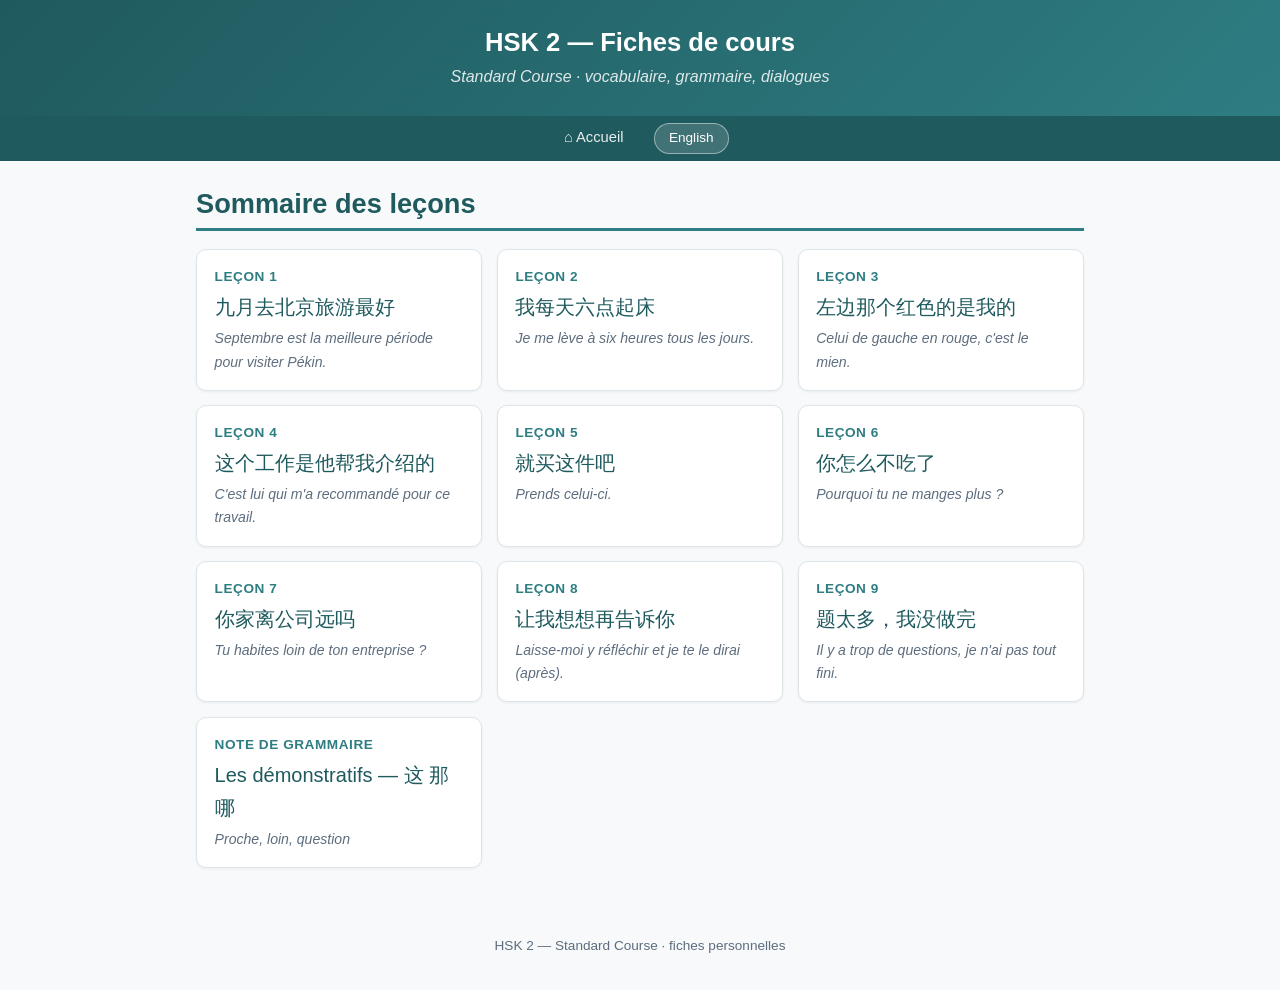
<file: index.html>
<!DOCTYPE html>
<html lang="fr" data-title-fr="HSK 2 — Fiches de cours" data-title-en="HSK 2 — Course notes">
<head>
<meta charset="utf-8">
<meta name="viewport" content="width=device-width, initial-scale=1">
<title>HSK 2 — Fiches de cours</title>
<link rel="stylesheet" href="style.css">
<script>try{if(localStorage.getItem('hsk2-lang')==='en')document.documentElement.classList.add('en');}catch(e){}</script>
</head>
<body>
<header class="site">
  <h1><span class="lang-fr">HSK 2 — Fiches de cours</span><span class="lang-en">HSK 2 — Course notes</span></h1>
  <p><span class="lang-fr">Standard Course · vocabulaire, grammaire, dialogues</span><span class="lang-en">Standard Course · vocabulary, grammar, dialogues</span></p>
</header>
<nav class="top">
  <a href="index.html"><span class="lang-fr">&#8962; Accueil</span><span class="lang-en">&#8962; Home</span></a>
  <button id="lang-toggle" type="button" aria-label="Changer de langue / Switch language"><span class="lang-fr">English</span><span class="lang-en">Français</span></button>
</nav>
<main>
<div class="lang-fr">
<h1>Sommaire des leçons</h1>
<ul class="lessons">
<li><a href="lecon-01.html"><span class="num"><span class="lang-fr">Leçon 1</span><span class="lang-en">Lesson 1</span></span><span class="zh">九月去北京旅游最好</span><span class="sub"><span class="lang-fr">Septembre est la meilleure période pour visiter Pékin.</span><span class="lang-en">September is the best time to travel to Beijing.</span></span></a></li>
<li><a href="lecon-02.html"><span class="num"><span class="lang-fr">Leçon 2</span><span class="lang-en">Lesson 2</span></span><span class="zh">我每天六点起床</span><span class="sub"><span class="lang-fr">Je me lève à six heures tous les jours.</span><span class="lang-en">I get up at six o'clock every day.</span></span></a></li>
<li><a href="lecon-03.html"><span class="num"><span class="lang-fr">Leçon 3</span><span class="lang-en">Lesson 3</span></span><span class="zh">左边那个红色的是我的</span><span class="sub"><span class="lang-fr">Celui de gauche en rouge, c'est le mien.</span><span class="lang-en">The red one on the left is mine.</span></span></a></li>
<li><a href="lecon-04.html"><span class="num"><span class="lang-fr">Leçon 4</span><span class="lang-en">Lesson 4</span></span><span class="zh">这个工作是他帮我介绍的</span><span class="sub"><span class="lang-fr">C'est lui qui m'a recommandé pour ce travail.</span><span class="lang-en">He's the one who recommended me for this job.</span></span></a></li>
<li><a href="lecon-05.html"><span class="num"><span class="lang-fr">Leçon 5</span><span class="lang-en">Lesson 5</span></span><span class="zh">就买这件吧</span><span class="sub"><span class="lang-fr">Prends celui-ci.</span><span class="lang-en">Just get this one.</span></span></a></li>
<li><a href="lecon-06.html"><span class="num"><span class="lang-fr">Leçon 6</span><span class="lang-en">Lesson 6</span></span><span class="zh">你怎么不吃了</span><span class="sub"><span class="lang-fr">Pourquoi tu ne manges plus ?</span><span class="lang-en">Why aren't you eating anymore?</span></span></a></li>
<li><a href="lecon-07.html"><span class="num"><span class="lang-fr">Leçon 7</span><span class="lang-en">Lesson 7</span></span><span class="zh">你家离公司远吗</span><span class="sub"><span class="lang-fr">Tu habites loin de ton entreprise ?</span><span class="lang-en">Is your home far from your company?</span></span></a></li>
<li><a href="lecon-08.html"><span class="num"><span class="lang-fr">Leçon 8</span><span class="lang-en">Lesson 8</span></span><span class="zh">让我想想再告诉你</span><span class="sub"><span class="lang-fr">Laisse-moi y réfléchir et je te le dirai (après).</span><span class="lang-en">Let me think about it and I'll tell you (later).</span></span></a></li>
<li><a href="lecon-09.html"><span class="num"><span class="lang-fr">Leçon 9</span><span class="lang-en">Lesson 9</span></span><span class="zh">题太多，我没做完</span><span class="sub"><span class="lang-fr">Il y a trop de questions, je n'ai pas tout fini.</span><span class="lang-en">There are too many questions, I didn't finish them all.</span></span></a></li>
<li><a href="les-demonstratifs.html"><span class="num"><span class="lang-fr">Note de grammaire</span><span class="lang-en">Grammar note</span></span><span class="zh">Les démonstratifs — 这 那 哪</span><span class="sub"><span class="lang-fr">Proche, loin, question</span><span class="lang-en">Near, far, question</span></span></a></li>
</ul>
</div>
<div class="lang-en">
<h1>Lesson index</h1>
<ul class="lessons">
<li><a href="lecon-01.html"><span class="num"><span class="lang-fr">Leçon 1</span><span class="lang-en">Lesson 1</span></span><span class="zh">九月去北京旅游最好</span><span class="sub"><span class="lang-fr">Septembre est la meilleure période pour visiter Pékin.</span><span class="lang-en">September is the best time to travel to Beijing.</span></span></a></li>
<li><a href="lecon-02.html"><span class="num"><span class="lang-fr">Leçon 2</span><span class="lang-en">Lesson 2</span></span><span class="zh">我每天六点起床</span><span class="sub"><span class="lang-fr">Je me lève à six heures tous les jours.</span><span class="lang-en">I get up at six o'clock every day.</span></span></a></li>
<li><a href="lecon-03.html"><span class="num"><span class="lang-fr">Leçon 3</span><span class="lang-en">Lesson 3</span></span><span class="zh">左边那个红色的是我的</span><span class="sub"><span class="lang-fr">Celui de gauche en rouge, c'est le mien.</span><span class="lang-en">The red one on the left is mine.</span></span></a></li>
<li><a href="lecon-04.html"><span class="num"><span class="lang-fr">Leçon 4</span><span class="lang-en">Lesson 4</span></span><span class="zh">这个工作是他帮我介绍的</span><span class="sub"><span class="lang-fr">C'est lui qui m'a recommandé pour ce travail.</span><span class="lang-en">He's the one who recommended me for this job.</span></span></a></li>
<li><a href="lecon-05.html"><span class="num"><span class="lang-fr">Leçon 5</span><span class="lang-en">Lesson 5</span></span><span class="zh">就买这件吧</span><span class="sub"><span class="lang-fr">Prends celui-ci.</span><span class="lang-en">Just get this one.</span></span></a></li>
<li><a href="lecon-06.html"><span class="num"><span class="lang-fr">Leçon 6</span><span class="lang-en">Lesson 6</span></span><span class="zh">你怎么不吃了</span><span class="sub"><span class="lang-fr">Pourquoi tu ne manges plus ?</span><span class="lang-en">Why aren't you eating anymore?</span></span></a></li>
<li><a href="lecon-07.html"><span class="num"><span class="lang-fr">Leçon 7</span><span class="lang-en">Lesson 7</span></span><span class="zh">你家离公司远吗</span><span class="sub"><span class="lang-fr">Tu habites loin de ton entreprise ?</span><span class="lang-en">Is your home far from your company?</span></span></a></li>
<li><a href="lecon-08.html"><span class="num"><span class="lang-fr">Leçon 8</span><span class="lang-en">Lesson 8</span></span><span class="zh">让我想想再告诉你</span><span class="sub"><span class="lang-fr">Laisse-moi y réfléchir et je te le dirai (après).</span><span class="lang-en">Let me think about it and I'll tell you (later).</span></span></a></li>
<li><a href="lecon-09.html"><span class="num"><span class="lang-fr">Leçon 9</span><span class="lang-en">Lesson 9</span></span><span class="zh">题太多，我没做完</span><span class="sub"><span class="lang-fr">Il y a trop de questions, je n'ai pas tout fini.</span><span class="lang-en">There are too many questions, I didn't finish them all.</span></span></a></li>
<li><a href="les-demonstratifs.html"><span class="num"><span class="lang-fr">Note de grammaire</span><span class="lang-en">Grammar note</span></span><span class="zh">Les démonstratifs — 这 那 哪</span><span class="sub"><span class="lang-fr">Proche, loin, question</span><span class="lang-en">Near, far, question</span></span></a></li>
</ul>
</div>

</main>
<footer class="site"><span class="lang-fr">HSK 2 — Standard Course · fiches personnelles</span><span class="lang-en">HSK 2 — Standard Course · personal notes</span></footer>
<script>
(function(){
  var KEY='hsk2-lang', root=document.documentElement;
  function apply(en){
    root.classList.toggle('en', en);
    root.lang = en ? 'en' : 'fr';
    var t = root.getAttribute(en ? 'data-title-en' : 'data-title-fr');
    if (t) document.title = t;
  }
  apply((function(){try{return localStorage.getItem(KEY)==='en';}catch(e){return false;}})());
  document.addEventListener('click', function(e){
    if(!e.target.closest('#lang-toggle')) return;
    var en = !root.classList.contains('en');
    try{localStorage.setItem(KEY, en ? 'en' : 'fr');}catch(e){}
    apply(en);
  });
})();
</script>
</body>
</html>
</file>
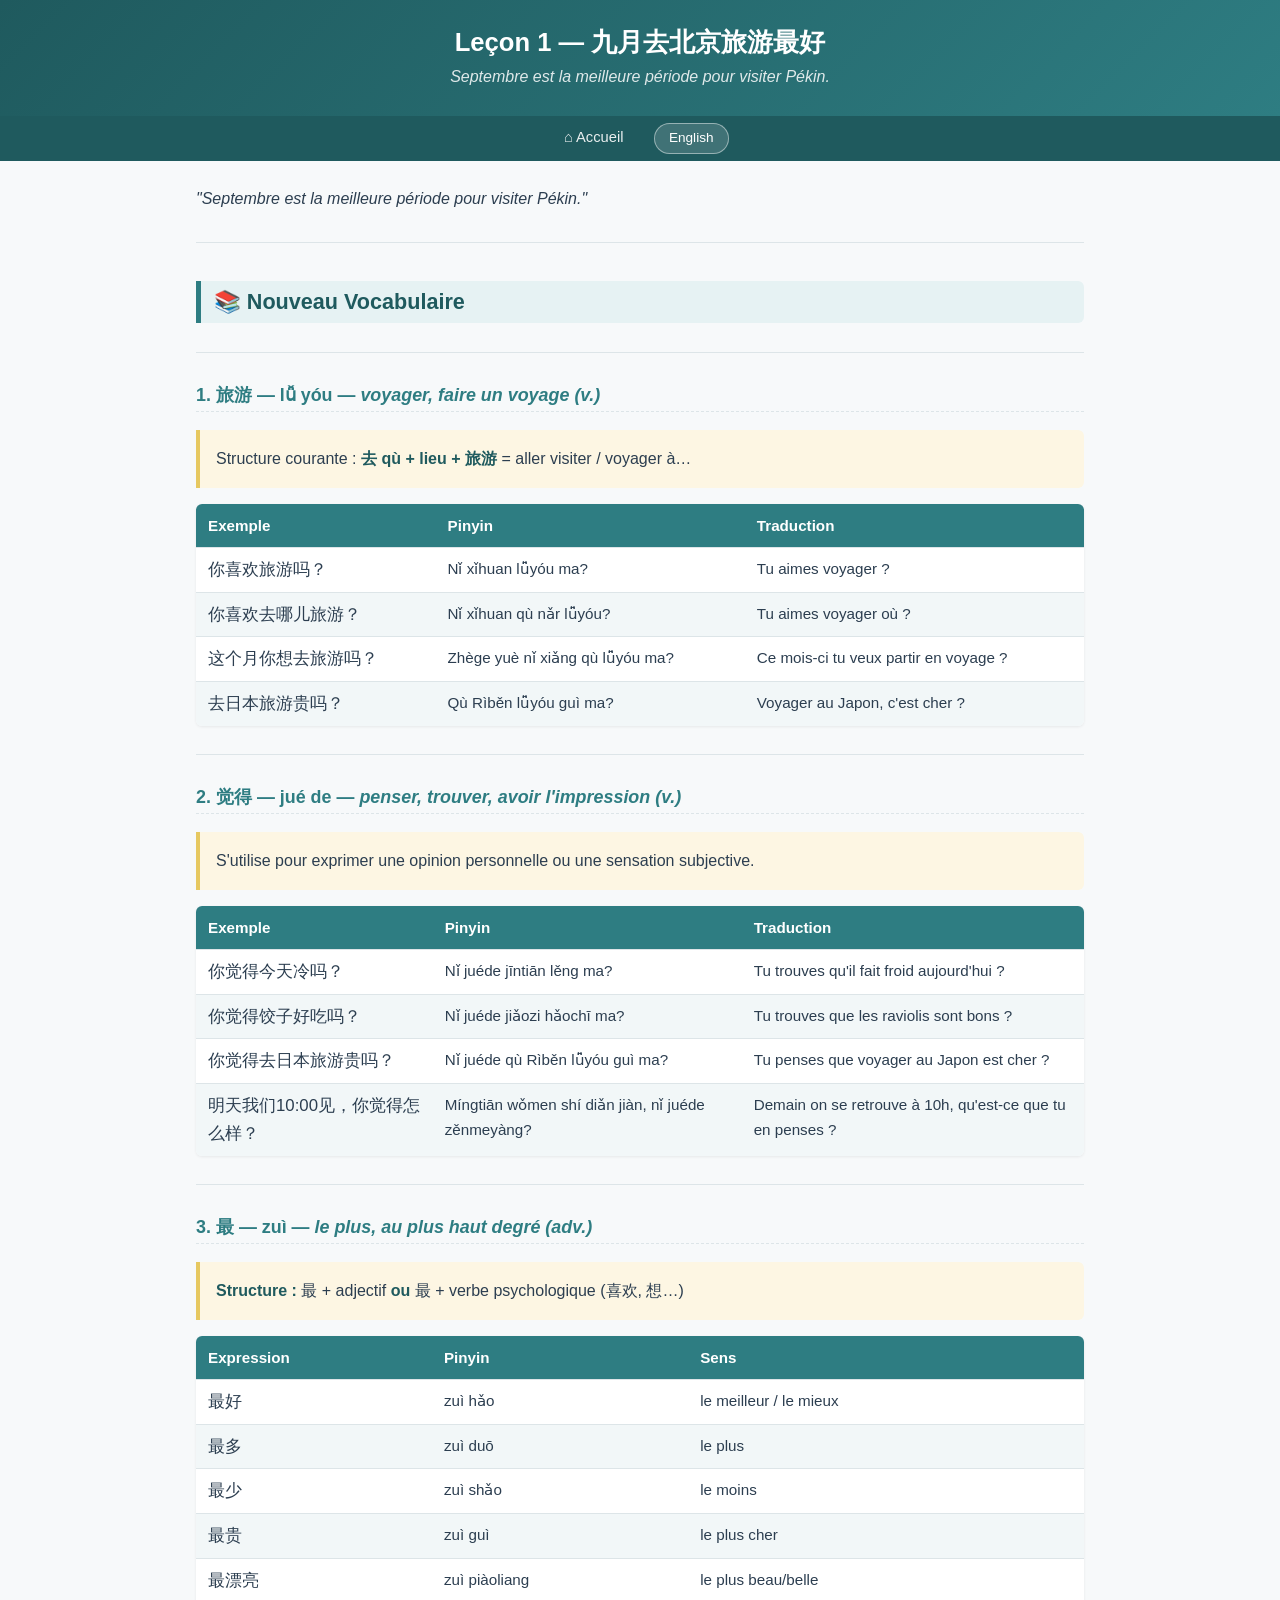
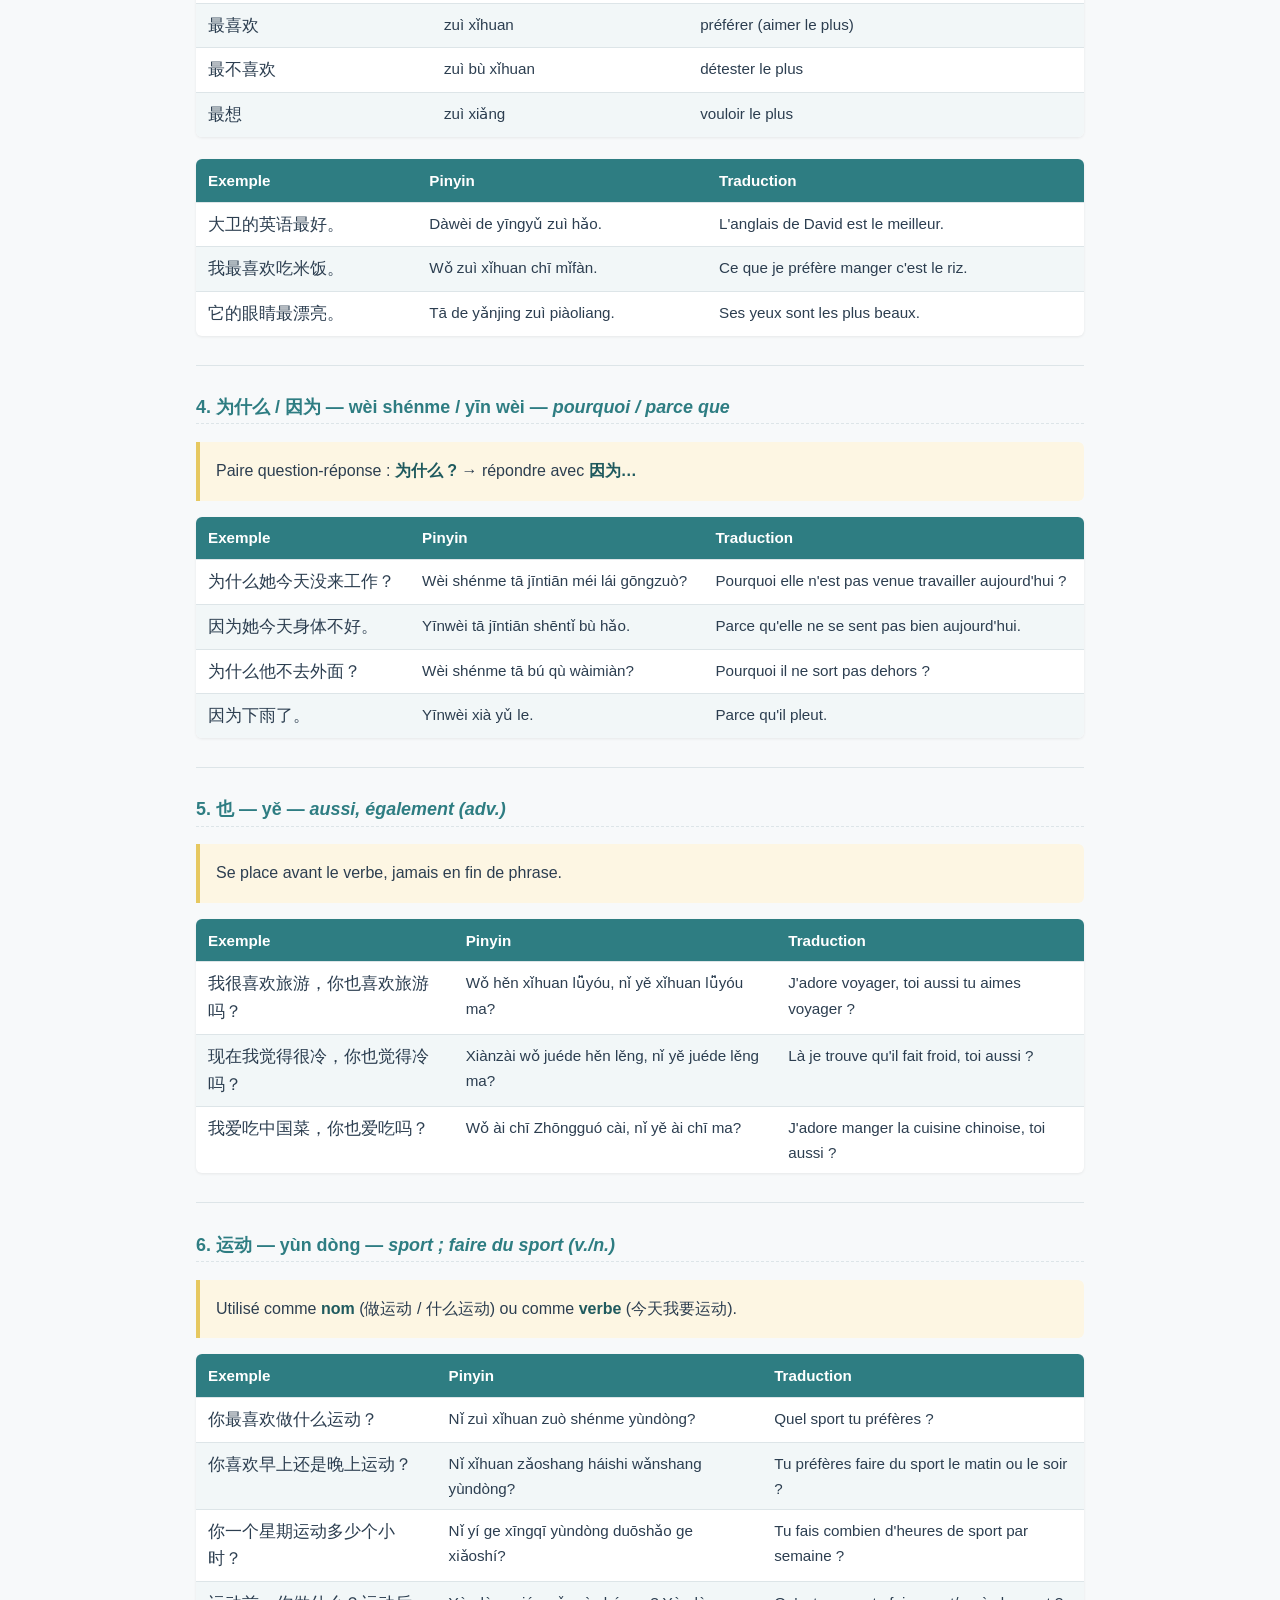
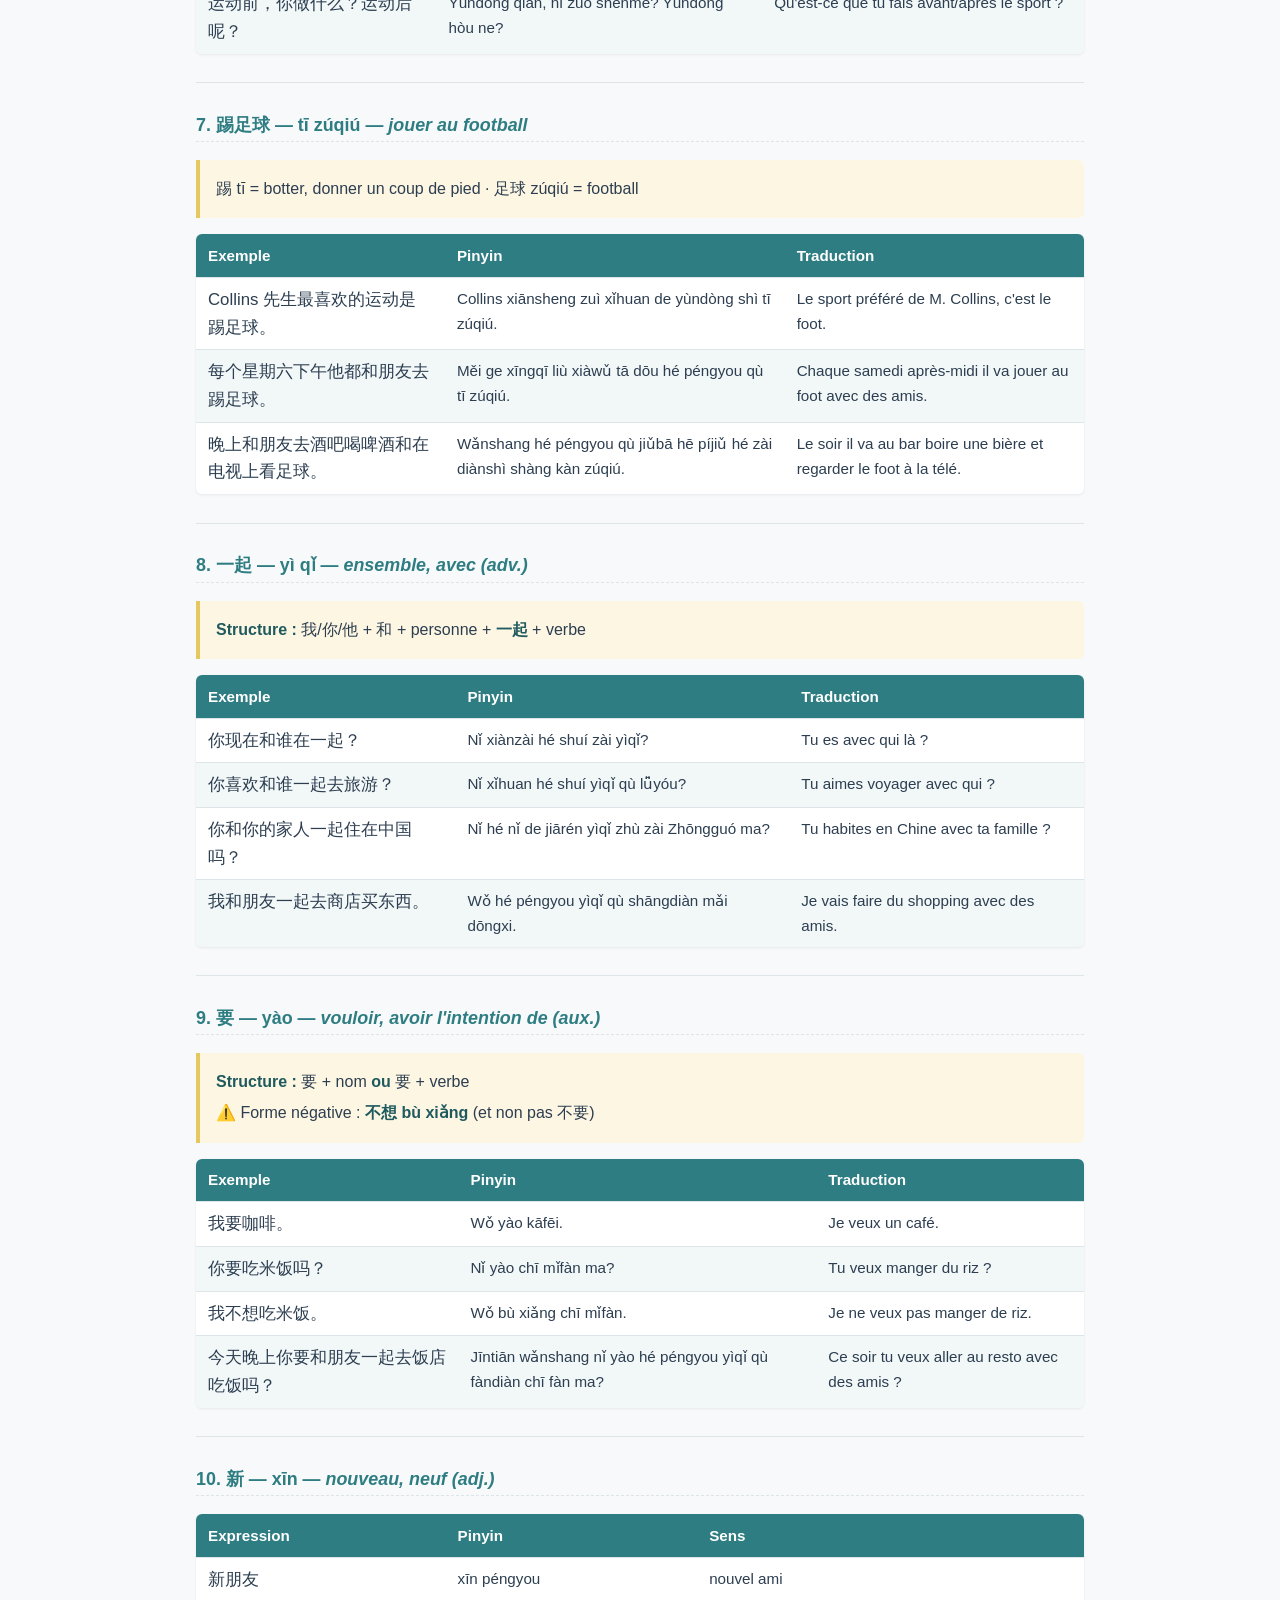
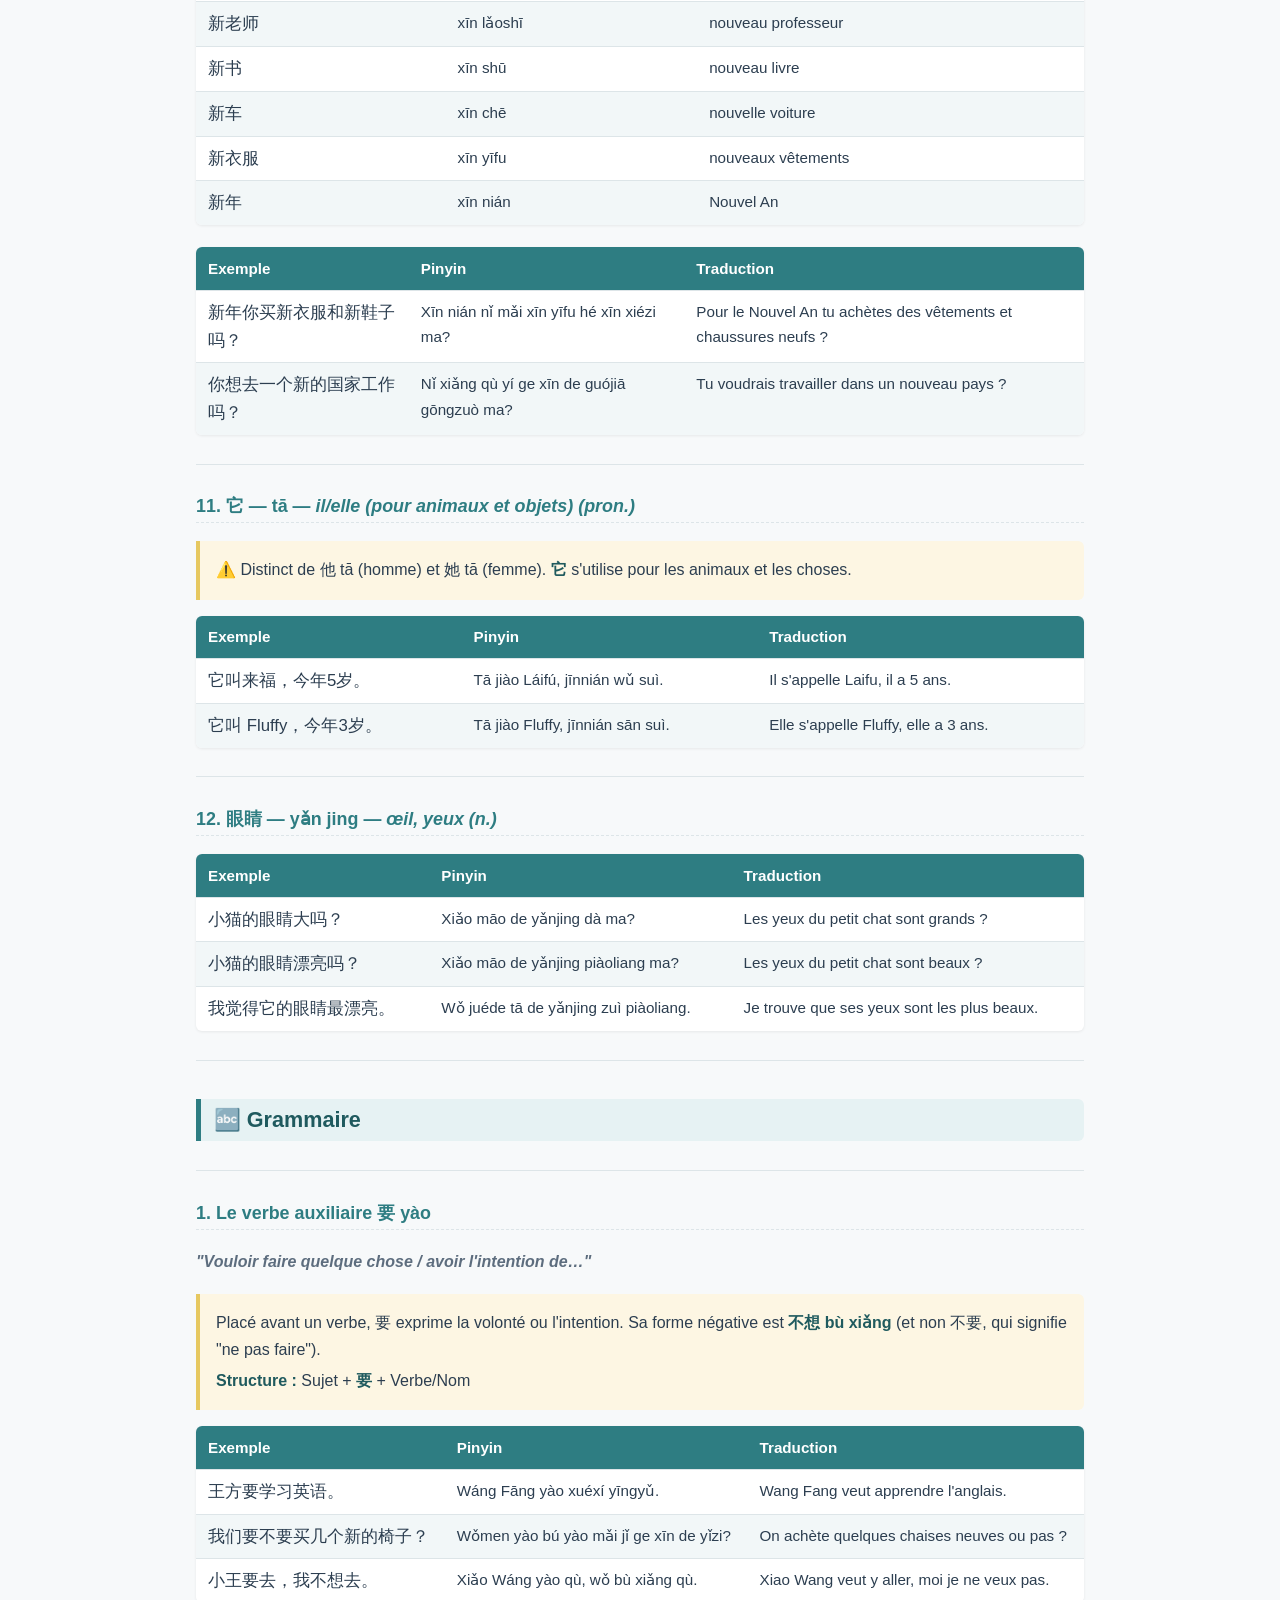
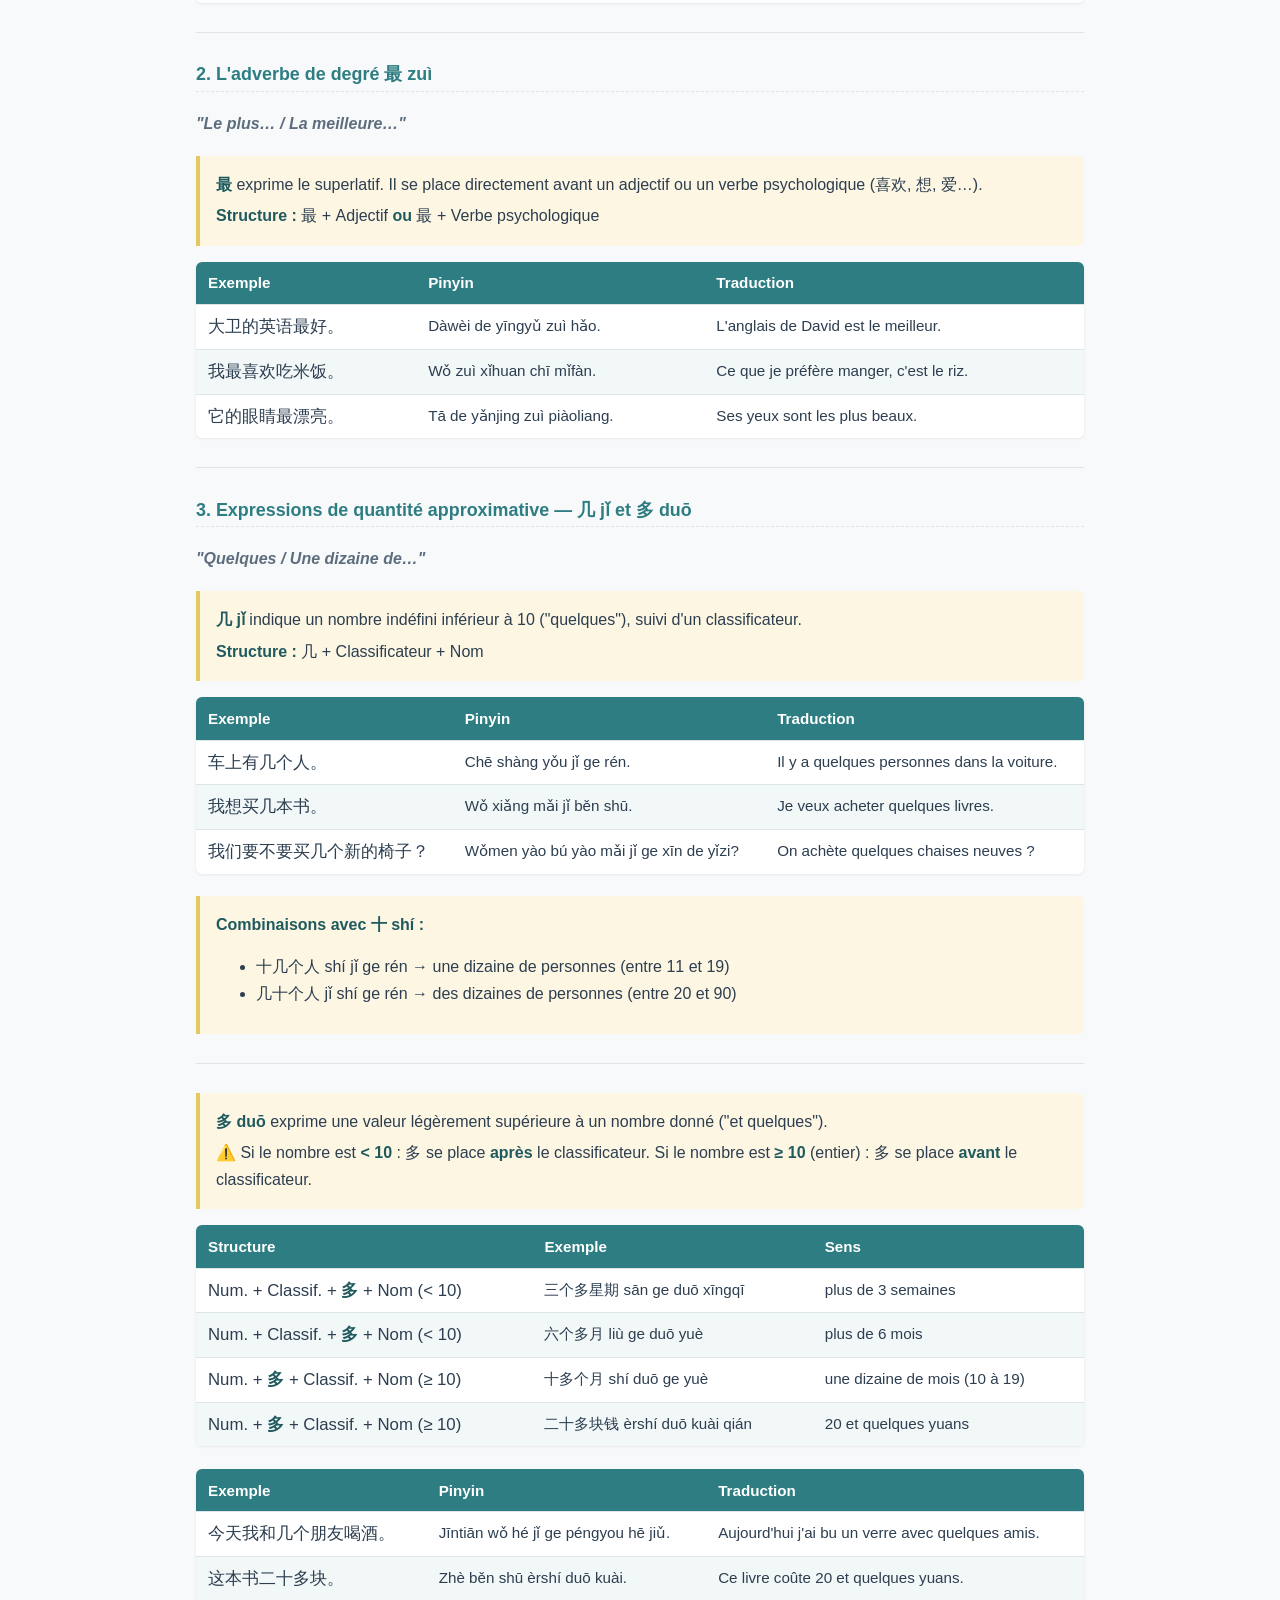
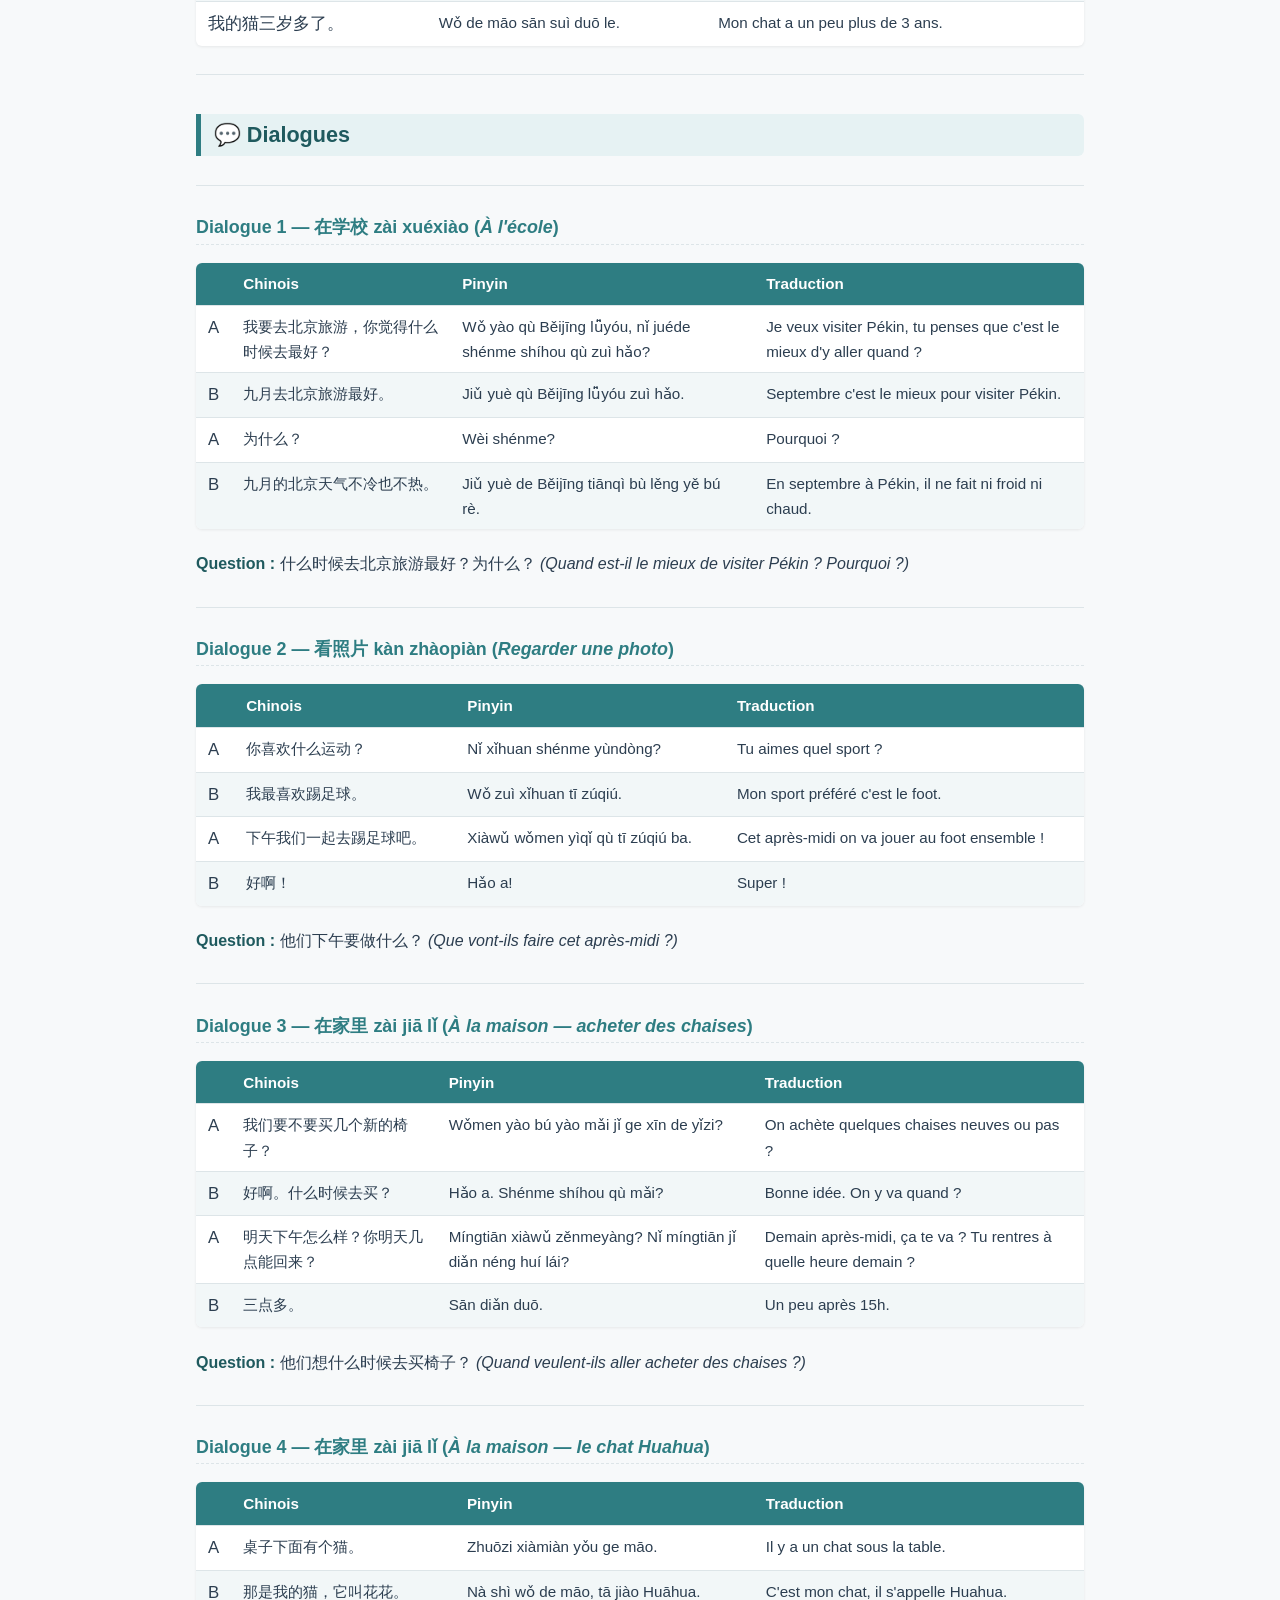
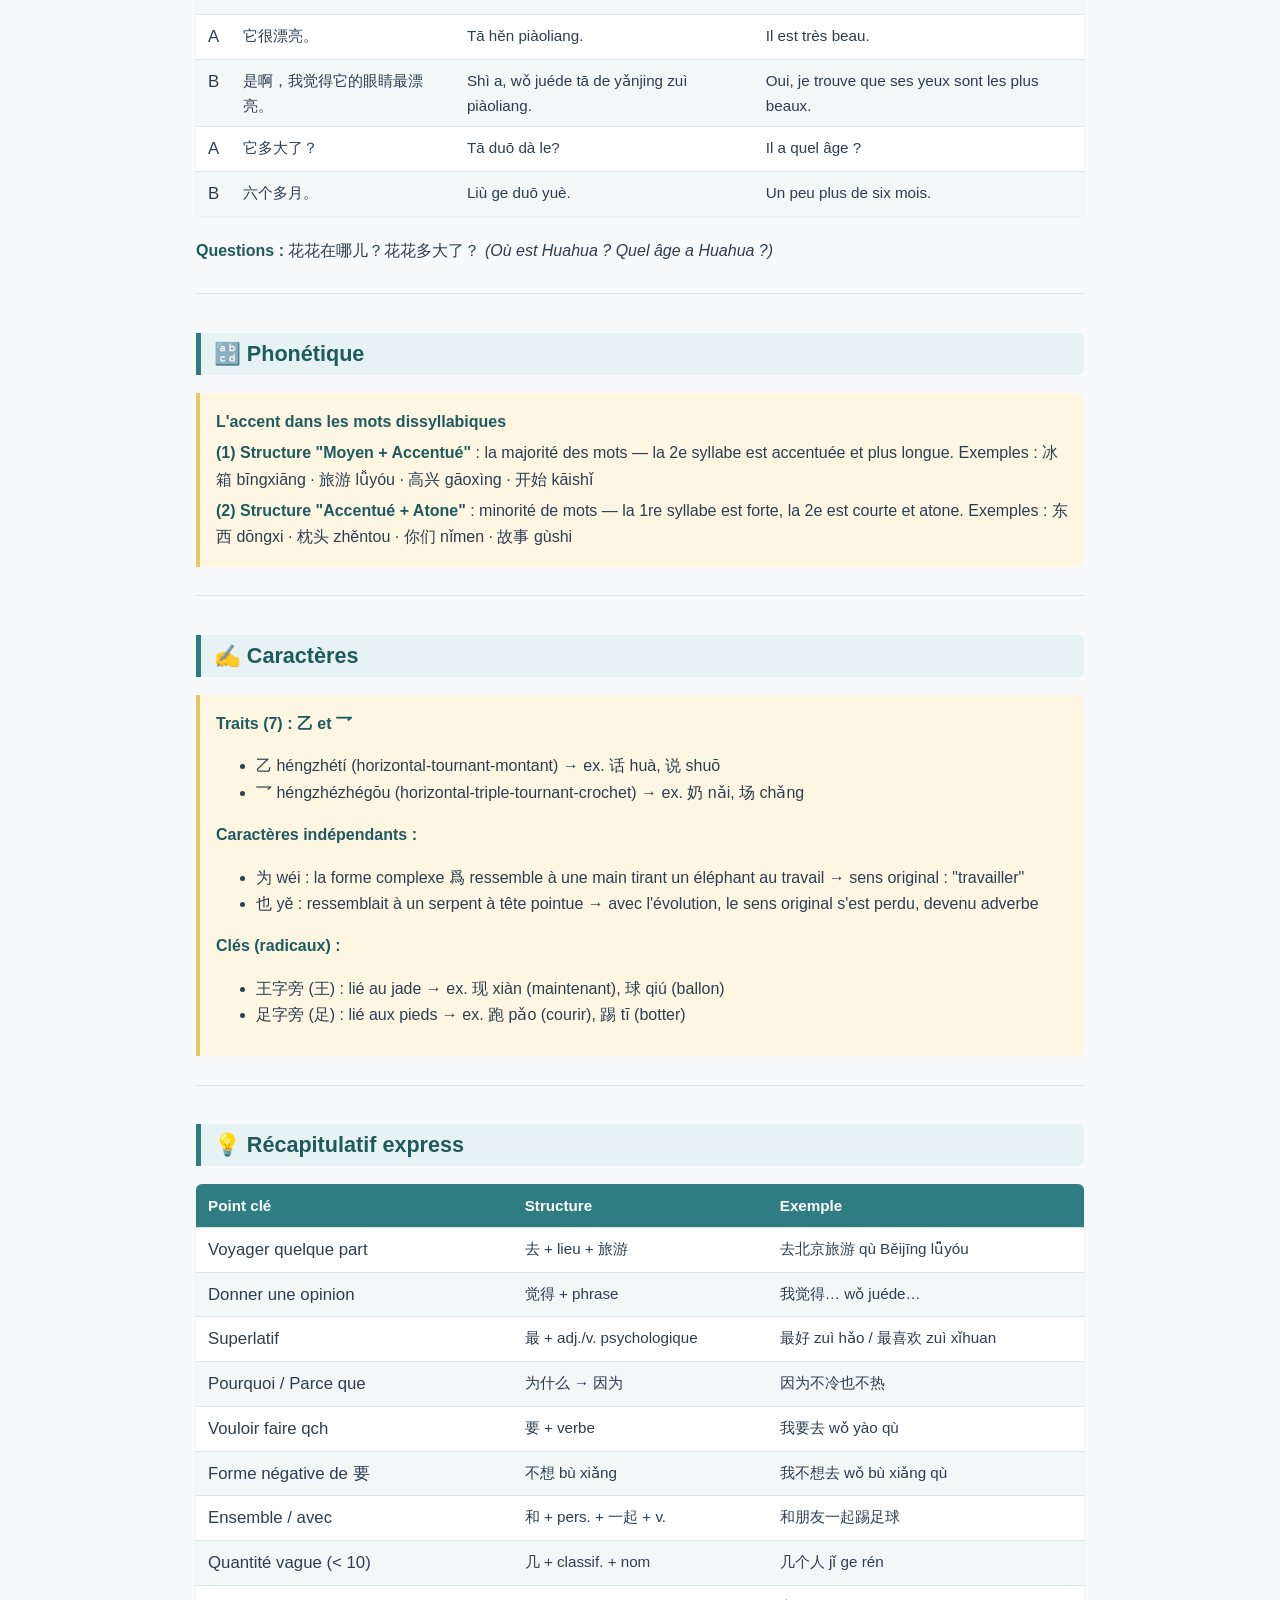
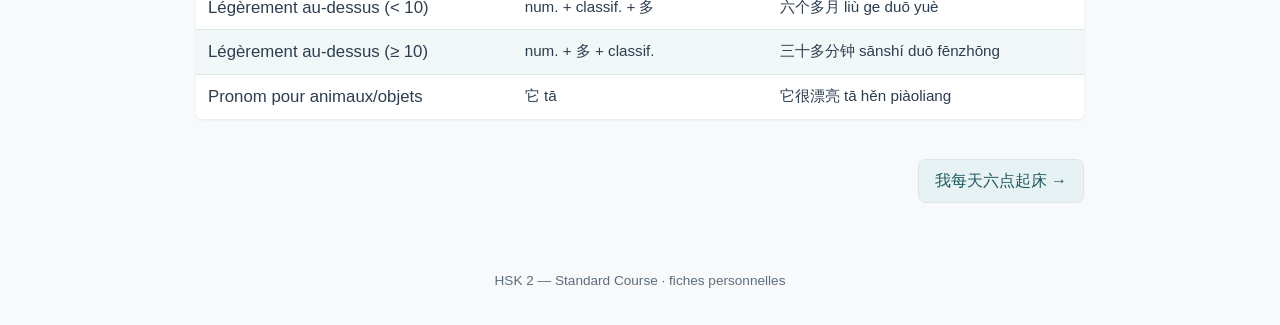
<file: lecon-01.html>
<!DOCTYPE html>
<html lang="fr" data-title-fr="Leçon 1 — 九月去北京旅游最好" data-title-en="Lesson 1 — 九月去北京旅游最好">
<head>
<meta charset="utf-8">
<meta name="viewport" content="width=device-width, initial-scale=1">
<title>Leçon 1 — 九月去北京旅游最好</title>
<link rel="stylesheet" href="style.css">
<script>try{if(localStorage.getItem('hsk2-lang')==='en')document.documentElement.classList.add('en');}catch(e){}</script>
</head>
<body>
<header class="site">
  <h1><span class="lang-fr">Leçon 1 — 九月去北京旅游最好</span><span class="lang-en">Lesson 1 — 九月去北京旅游最好</span></h1>
  <p><span class="lang-fr">Septembre est la meilleure période pour visiter Pékin.</span><span class="lang-en">September is the best time to travel to Beijing.</span></p>
</header>
<nav class="top">
  <a href="index.html"><span class="lang-fr">&#8962; Accueil</span><span class="lang-en">&#8962; Home</span></a>
  <button id="lang-toggle" type="button" aria-label="Changer de langue / Switch language"><span class="lang-fr">English</span><span class="lang-en">Français</span></button>
</nav>
<main>
<div class="lang-fr">
<p><em>"Septembre est la meilleure période pour visiter Pékin."</em></p>
<hr />
<h2>📚 Nouveau Vocabulaire</h2>
<hr />
<h3>1. 旅游 — lǚ yóu — <em>voyager, faire un voyage (v.)</em></h3>
<blockquote>
<p>Structure courante : <strong>去 qù + lieu + 旅游</strong> = aller visiter / voyager à…</p>
</blockquote>
<table>
<thead>
<tr>
<th>Exemple</th>
<th>Pinyin</th>
<th>Traduction</th>
</tr>
</thead>
<tbody>
<tr>
<td>你喜欢旅游吗？</td>
<td>Nǐ xǐhuan lǚyóu ma?</td>
<td>Tu aimes voyager ?</td>
</tr>
<tr>
<td>你喜欢去哪儿旅游？</td>
<td>Nǐ xǐhuan qù nǎr lǚyóu?</td>
<td>Tu aimes voyager où ?</td>
</tr>
<tr>
<td>这个月你想去旅游吗？</td>
<td>Zhège yuè nǐ xiǎng qù lǚyóu ma?</td>
<td>Ce mois-ci tu veux partir en voyage ?</td>
</tr>
<tr>
<td>去日本旅游贵吗？</td>
<td>Qù Rìběn lǚyóu guì ma?</td>
<td>Voyager au Japon, c'est cher ?</td>
</tr>
</tbody>
</table>
<hr />
<h3>2. 觉得 — jué de — <em>penser, trouver, avoir l'impression (v.)</em></h3>
<blockquote>
<p>S'utilise pour exprimer une opinion personnelle ou une sensation subjective.</p>
</blockquote>
<table>
<thead>
<tr>
<th>Exemple</th>
<th>Pinyin</th>
<th>Traduction</th>
</tr>
</thead>
<tbody>
<tr>
<td>你觉得今天冷吗？</td>
<td>Nǐ juéde jīntiān lěng ma?</td>
<td>Tu trouves qu'il fait froid aujourd'hui ?</td>
</tr>
<tr>
<td>你觉得饺子好吃吗？</td>
<td>Nǐ juéde jiǎozi hǎochī ma?</td>
<td>Tu trouves que les raviolis sont bons ?</td>
</tr>
<tr>
<td>你觉得去日本旅游贵吗？</td>
<td>Nǐ juéde qù Rìběn lǚyóu guì ma?</td>
<td>Tu penses que voyager au Japon est cher ?</td>
</tr>
<tr>
<td>明天我们10:00见，你觉得怎么样？</td>
<td>Míngtiān wǒmen shí diǎn jiàn, nǐ juéde zěnmeyàng?</td>
<td>Demain on se retrouve à 10h, qu'est-ce que tu en penses ?</td>
</tr>
</tbody>
</table>
<hr />
<h3>3. 最 — zuì — <em>le plus, au plus haut degré (adv.)</em></h3>
<blockquote>
<p><strong>Structure :</strong> 最 + adjectif <strong>ou</strong> 最 + verbe psychologique (喜欢, 想…)</p>
</blockquote>
<table>
<thead>
<tr>
<th>Expression</th>
<th>Pinyin</th>
<th>Sens</th>
</tr>
</thead>
<tbody>
<tr>
<td>最好</td>
<td>zuì hǎo</td>
<td>le meilleur / le mieux</td>
</tr>
<tr>
<td>最多</td>
<td>zuì duō</td>
<td>le plus</td>
</tr>
<tr>
<td>最少</td>
<td>zuì shǎo</td>
<td>le moins</td>
</tr>
<tr>
<td>最贵</td>
<td>zuì guì</td>
<td>le plus cher</td>
</tr>
<tr>
<td>最漂亮</td>
<td>zuì piàoliang</td>
<td>le plus beau/belle</td>
</tr>
<tr>
<td>最喜欢</td>
<td>zuì xǐhuan</td>
<td>préférer (aimer le plus)</td>
</tr>
<tr>
<td>最不喜欢</td>
<td>zuì bù xǐhuan</td>
<td>détester le plus</td>
</tr>
<tr>
<td>最想</td>
<td>zuì xiǎng</td>
<td>vouloir le plus</td>
</tr>
</tbody>
</table>
<table>
<thead>
<tr>
<th>Exemple</th>
<th>Pinyin</th>
<th>Traduction</th>
</tr>
</thead>
<tbody>
<tr>
<td>大卫的英语最好。</td>
<td>Dàwèi de yīngyǔ zuì hǎo.</td>
<td>L'anglais de David est le meilleur.</td>
</tr>
<tr>
<td>我最喜欢吃米饭。</td>
<td>Wǒ zuì xǐhuan chī mǐfàn.</td>
<td>Ce que je préfère manger c'est le riz.</td>
</tr>
<tr>
<td>它的眼睛最漂亮。</td>
<td>Tā de yǎnjing zuì piàoliang.</td>
<td>Ses yeux sont les plus beaux.</td>
</tr>
</tbody>
</table>
<hr />
<h3>4. 为什么 / 因为 — wèi shénme / yīn wèi — <em>pourquoi / parce que</em></h3>
<blockquote>
<p>Paire question-réponse : <strong>为什么 ?</strong> → répondre avec <strong>因为…</strong></p>
</blockquote>
<table>
<thead>
<tr>
<th>Exemple</th>
<th>Pinyin</th>
<th>Traduction</th>
</tr>
</thead>
<tbody>
<tr>
<td>为什么她今天没来工作？</td>
<td>Wèi shénme tā jīntiān méi lái gōngzuò?</td>
<td>Pourquoi elle n'est pas venue travailler aujourd'hui ?</td>
</tr>
<tr>
<td>因为她今天身体不好。</td>
<td>Yīnwèi tā jīntiān shēntǐ bù hǎo.</td>
<td>Parce qu'elle ne se sent pas bien aujourd'hui.</td>
</tr>
<tr>
<td>为什么他不去外面？</td>
<td>Wèi shénme tā bú qù wàimiàn?</td>
<td>Pourquoi il ne sort pas dehors ?</td>
</tr>
<tr>
<td>因为下雨了。</td>
<td>Yīnwèi xià yǔ le.</td>
<td>Parce qu'il pleut.</td>
</tr>
</tbody>
</table>
<hr />
<h3>5. 也 — yě — <em>aussi, également (adv.)</em></h3>
<blockquote>
<p>Se place avant le verbe, jamais en fin de phrase.</p>
</blockquote>
<table>
<thead>
<tr>
<th>Exemple</th>
<th>Pinyin</th>
<th>Traduction</th>
</tr>
</thead>
<tbody>
<tr>
<td>我很喜欢旅游，你也喜欢旅游吗？</td>
<td>Wǒ hěn xǐhuan lǚyóu, nǐ yě xǐhuan lǚyóu ma?</td>
<td>J'adore voyager, toi aussi tu aimes voyager ?</td>
</tr>
<tr>
<td>现在我觉得很冷，你也觉得冷吗？</td>
<td>Xiànzài wǒ juéde hěn lěng, nǐ yě juéde lěng ma?</td>
<td>Là je trouve qu'il fait froid, toi aussi ?</td>
</tr>
<tr>
<td>我爱吃中国菜，你也爱吃吗？</td>
<td>Wǒ ài chī Zhōngguó cài, nǐ yě ài chī ma?</td>
<td>J'adore manger la cuisine chinoise, toi aussi ?</td>
</tr>
</tbody>
</table>
<hr />
<h3>6. 运动 — yùn dòng — <em>sport ; faire du sport (v./n.)</em></h3>
<blockquote>
<p>Utilisé comme <strong>nom</strong> (做运动 / 什么运动) ou comme <strong>verbe</strong> (今天我要运动).</p>
</blockquote>
<table>
<thead>
<tr>
<th>Exemple</th>
<th>Pinyin</th>
<th>Traduction</th>
</tr>
</thead>
<tbody>
<tr>
<td>你最喜欢做什么运动？</td>
<td>Nǐ zuì xǐhuan zuò shénme yùndòng?</td>
<td>Quel sport tu préfères ?</td>
</tr>
<tr>
<td>你喜欢早上还是晚上运动？</td>
<td>Nǐ xǐhuan zǎoshang háishi wǎnshang yùndòng?</td>
<td>Tu préfères faire du sport le matin ou le soir ?</td>
</tr>
<tr>
<td>你一个星期运动多少个小时？</td>
<td>Nǐ yí ge xīngqī yùndòng duōshǎo ge xiǎoshí?</td>
<td>Tu fais combien d'heures de sport par semaine ?</td>
</tr>
<tr>
<td>运动前，你做什么？运动后呢？</td>
<td>Yùndòng qián, nǐ zuò shénme? Yùndòng hòu ne?</td>
<td>Qu'est-ce que tu fais avant/après le sport ?</td>
</tr>
</tbody>
</table>
<hr />
<h3>7. 踢足球 — tī zúqiú — <em>jouer au football</em></h3>
<blockquote>
<p>踢 tī = botter, donner un coup de pied · 足球 zúqiú = football</p>
</blockquote>
<table>
<thead>
<tr>
<th>Exemple</th>
<th>Pinyin</th>
<th>Traduction</th>
</tr>
</thead>
<tbody>
<tr>
<td>Collins 先生最喜欢的运动是踢足球。</td>
<td>Collins xiānsheng zuì xǐhuan de yùndòng shì tī zúqiú.</td>
<td>Le sport préféré de M. Collins, c'est le foot.</td>
</tr>
<tr>
<td>每个星期六下午他都和朋友去踢足球。</td>
<td>Měi ge xīngqī liù xiàwǔ tā dōu hé péngyou qù tī zúqiú.</td>
<td>Chaque samedi après-midi il va jouer au foot avec des amis.</td>
</tr>
<tr>
<td>晚上和朋友去酒吧喝啤酒和在电视上看足球。</td>
<td>Wǎnshang hé péngyou qù jiǔbā hē píjiǔ hé zài diànshì shàng kàn zúqiú.</td>
<td>Le soir il va au bar boire une bière et regarder le foot à la télé.</td>
</tr>
</tbody>
</table>
<hr />
<h3>8. 一起 — yì qǐ — <em>ensemble, avec (adv.)</em></h3>
<blockquote>
<p><strong>Structure :</strong> 我/你/他 + 和 + personne + <strong>一起</strong> + verbe</p>
</blockquote>
<table>
<thead>
<tr>
<th>Exemple</th>
<th>Pinyin</th>
<th>Traduction</th>
</tr>
</thead>
<tbody>
<tr>
<td>你现在和谁在一起？</td>
<td>Nǐ xiànzài hé shuí zài yìqǐ?</td>
<td>Tu es avec qui là ?</td>
</tr>
<tr>
<td>你喜欢和谁一起去旅游？</td>
<td>Nǐ xǐhuan hé shuí yìqǐ qù lǚyóu?</td>
<td>Tu aimes voyager avec qui ?</td>
</tr>
<tr>
<td>你和你的家人一起住在中国吗？</td>
<td>Nǐ hé nǐ de jiārén yìqǐ zhù zài Zhōngguó ma?</td>
<td>Tu habites en Chine avec ta famille ?</td>
</tr>
<tr>
<td>我和朋友一起去商店买东西。</td>
<td>Wǒ hé péngyou yìqǐ qù shāngdiàn mǎi dōngxi.</td>
<td>Je vais faire du shopping avec des amis.</td>
</tr>
</tbody>
</table>
<hr />
<h3>9. 要 — yào — <em>vouloir, avoir l'intention de (aux.)</em></h3>
<blockquote>
<p><strong>Structure :</strong> 要 + nom <strong>ou</strong> 要 + verbe</p>
<p>⚠️ Forme négative : <strong>不想 bù xiǎng</strong> (et non pas 不要)</p>
</blockquote>
<table>
<thead>
<tr>
<th>Exemple</th>
<th>Pinyin</th>
<th>Traduction</th>
</tr>
</thead>
<tbody>
<tr>
<td>我要咖啡。</td>
<td>Wǒ yào kāfēi.</td>
<td>Je veux un café.</td>
</tr>
<tr>
<td>你要吃米饭吗？</td>
<td>Nǐ yào chī mǐfàn ma?</td>
<td>Tu veux manger du riz ?</td>
</tr>
<tr>
<td>我不想吃米饭。</td>
<td>Wǒ bù xiǎng chī mǐfàn.</td>
<td>Je ne veux pas manger de riz.</td>
</tr>
<tr>
<td>今天晚上你要和朋友一起去饭店吃饭吗？</td>
<td>Jīntiān wǎnshang nǐ yào hé péngyou yìqǐ qù fàndiàn chī fàn ma?</td>
<td>Ce soir tu veux aller au resto avec des amis ?</td>
</tr>
</tbody>
</table>
<hr />
<h3>10. 新 — xīn — <em>nouveau, neuf (adj.)</em></h3>
<table>
<thead>
<tr>
<th>Expression</th>
<th>Pinyin</th>
<th>Sens</th>
</tr>
</thead>
<tbody>
<tr>
<td>新朋友</td>
<td>xīn péngyou</td>
<td>nouvel ami</td>
</tr>
<tr>
<td>新老师</td>
<td>xīn lǎoshī</td>
<td>nouveau professeur</td>
</tr>
<tr>
<td>新书</td>
<td>xīn shū</td>
<td>nouveau livre</td>
</tr>
<tr>
<td>新车</td>
<td>xīn chē</td>
<td>nouvelle voiture</td>
</tr>
<tr>
<td>新衣服</td>
<td>xīn yīfu</td>
<td>nouveaux vêtements</td>
</tr>
<tr>
<td>新年</td>
<td>xīn nián</td>
<td>Nouvel An</td>
</tr>
</tbody>
</table>
<table>
<thead>
<tr>
<th>Exemple</th>
<th>Pinyin</th>
<th>Traduction</th>
</tr>
</thead>
<tbody>
<tr>
<td>新年你买新衣服和新鞋子吗？</td>
<td>Xīn nián nǐ mǎi xīn yīfu hé xīn xiézi ma?</td>
<td>Pour le Nouvel An tu achètes des vêtements et chaussures neufs ?</td>
</tr>
<tr>
<td>你想去一个新的国家工作吗？</td>
<td>Nǐ xiǎng qù yí ge xīn de guójiā gōngzuò ma?</td>
<td>Tu voudrais travailler dans un nouveau pays ?</td>
</tr>
</tbody>
</table>
<hr />
<h3>11. 它 — tā — <em>il/elle (pour animaux et objets) (pron.)</em></h3>
<blockquote>
<p>⚠️ Distinct de 他 tā (homme) et 她 tā (femme). <strong>它</strong> s'utilise pour les animaux et les choses.</p>
</blockquote>
<table>
<thead>
<tr>
<th>Exemple</th>
<th>Pinyin</th>
<th>Traduction</th>
</tr>
</thead>
<tbody>
<tr>
<td>它叫来福，今年5岁。</td>
<td>Tā jiào Láifú, jīnnián wǔ suì.</td>
<td>Il s'appelle Laifu, il a 5 ans.</td>
</tr>
<tr>
<td>它叫 Fluffy，今年3岁。</td>
<td>Tā jiào Fluffy, jīnnián sān suì.</td>
<td>Elle s'appelle Fluffy, elle a 3 ans.</td>
</tr>
</tbody>
</table>
<hr />
<h3>12. 眼睛 — yǎn jing — <em>œil, yeux (n.)</em></h3>
<table>
<thead>
<tr>
<th>Exemple</th>
<th>Pinyin</th>
<th>Traduction</th>
</tr>
</thead>
<tbody>
<tr>
<td>小猫的眼睛大吗？</td>
<td>Xiǎo māo de yǎnjing dà ma?</td>
<td>Les yeux du petit chat sont grands ?</td>
</tr>
<tr>
<td>小猫的眼睛漂亮吗？</td>
<td>Xiǎo māo de yǎnjing piàoliang ma?</td>
<td>Les yeux du petit chat sont beaux ?</td>
</tr>
<tr>
<td>我觉得它的眼睛最漂亮。</td>
<td>Wǒ juéde tā de yǎnjing zuì piàoliang.</td>
<td>Je trouve que ses yeux sont les plus beaux.</td>
</tr>
</tbody>
</table>
<hr />
<h2>🔤 Grammaire</h2>
<hr />
<h3>1. Le verbe auxiliaire 要 yào</h3>
<h4><em>"Vouloir faire quelque chose / avoir l'intention de…"</em></h4>
<blockquote>
<p>Placé avant un verbe, 要 exprime la volonté ou l'intention. Sa forme négative est <strong>不想 bù xiǎng</strong> (et non 不要, qui signifie "ne pas faire").</p>
<p><strong>Structure :</strong> Sujet + <strong>要</strong> + Verbe/Nom</p>
</blockquote>
<table>
<thead>
<tr>
<th>Exemple</th>
<th>Pinyin</th>
<th>Traduction</th>
</tr>
</thead>
<tbody>
<tr>
<td>王方要学习英语。</td>
<td>Wáng Fāng yào xuéxí yīngyǔ.</td>
<td>Wang Fang veut apprendre l'anglais.</td>
</tr>
<tr>
<td>我们要不要买几个新的椅子？</td>
<td>Wǒmen yào bú yào mǎi jǐ ge xīn de yǐzi?</td>
<td>On achète quelques chaises neuves ou pas ?</td>
</tr>
<tr>
<td>小王要去，我不想去。</td>
<td>Xiǎo Wáng yào qù, wǒ bù xiǎng qù.</td>
<td>Xiao Wang veut y aller, moi je ne veux pas.</td>
</tr>
</tbody>
</table>
<hr />
<h3>2. L'adverbe de degré 最 zuì</h3>
<h4><em>"Le plus… / La meilleure…"</em></h4>
<blockquote>
<p><strong>最</strong> exprime le superlatif. Il se place directement avant un adjectif ou un verbe psychologique (喜欢, 想, 爱…).</p>
<p><strong>Structure :</strong> 最 + Adjectif <strong>ou</strong> 最 + Verbe psychologique</p>
</blockquote>
<table>
<thead>
<tr>
<th>Exemple</th>
<th>Pinyin</th>
<th>Traduction</th>
</tr>
</thead>
<tbody>
<tr>
<td>大卫的英语最好。</td>
<td>Dàwèi de yīngyǔ zuì hǎo.</td>
<td>L'anglais de David est le meilleur.</td>
</tr>
<tr>
<td>我最喜欢吃米饭。</td>
<td>Wǒ zuì xǐhuan chī mǐfàn.</td>
<td>Ce que je préfère manger, c'est le riz.</td>
</tr>
<tr>
<td>它的眼睛最漂亮。</td>
<td>Tā de yǎnjing zuì piàoliang.</td>
<td>Ses yeux sont les plus beaux.</td>
</tr>
</tbody>
</table>
<hr />
<h3>3. Expressions de quantité approximative — 几 jǐ et 多 duō</h3>
<h4><em>"Quelques / Une dizaine de…"</em></h4>
<blockquote>
<p><strong>几 jǐ</strong> indique un nombre indéfini inférieur à 10 ("quelques"), suivi d'un classificateur.</p>
<p><strong>Structure :</strong> 几 + Classificateur + Nom</p>
</blockquote>
<table>
<thead>
<tr>
<th>Exemple</th>
<th>Pinyin</th>
<th>Traduction</th>
</tr>
</thead>
<tbody>
<tr>
<td>车上有几个人。</td>
<td>Chē shàng yǒu jǐ ge rén.</td>
<td>Il y a quelques personnes dans la voiture.</td>
</tr>
<tr>
<td>我想买几本书。</td>
<td>Wǒ xiǎng mǎi jǐ běn shū.</td>
<td>Je veux acheter quelques livres.</td>
</tr>
<tr>
<td>我们要不要买几个新的椅子？</td>
<td>Wǒmen yào bú yào mǎi jǐ ge xīn de yǐzi?</td>
<td>On achète quelques chaises neuves ?</td>
</tr>
</tbody>
</table>
<blockquote>
<p><strong>Combinaisons avec 十 shí :</strong></p>
<ul>
<li>十几个人 shí jǐ ge rén → une dizaine de personnes (entre 11 et 19)</li>
<li>几十个人 jǐ shí ge rén → des dizaines de personnes (entre 20 et 90)</li>
</ul>
</blockquote>
<hr />
<blockquote>
<p><strong>多 duō</strong> exprime une valeur légèrement supérieure à un nombre donné ("et quelques").</p>
<p>⚠️ Si le nombre est <strong>&lt; 10</strong> : 多 se place <strong>après</strong> le classificateur. Si le nombre est <strong>≥ 10</strong> (entier) : 多 se place <strong>avant</strong> le classificateur.</p>
</blockquote>
<table>
<thead>
<tr>
<th>Structure</th>
<th>Exemple</th>
<th>Sens</th>
</tr>
</thead>
<tbody>
<tr>
<td>Num. + Classif. + <strong>多</strong> + Nom (&lt; 10)</td>
<td>三个多星期 sān ge duō xīngqī</td>
<td>plus de 3 semaines</td>
</tr>
<tr>
<td>Num. + Classif. + <strong>多</strong> + Nom (&lt; 10)</td>
<td>六个多月 liù ge duō yuè</td>
<td>plus de 6 mois</td>
</tr>
<tr>
<td>Num. + <strong>多</strong> + Classif. + Nom (≥ 10)</td>
<td>十多个月 shí duō ge yuè</td>
<td>une dizaine de mois (10 à 19)</td>
</tr>
<tr>
<td>Num. + <strong>多</strong> + Classif. + Nom (≥ 10)</td>
<td>二十多块钱 èrshí duō kuài qián</td>
<td>20 et quelques yuans</td>
</tr>
</tbody>
</table>
<table>
<thead>
<tr>
<th>Exemple</th>
<th>Pinyin</th>
<th>Traduction</th>
</tr>
</thead>
<tbody>
<tr>
<td>今天我和几个朋友喝酒。</td>
<td>Jīntiān wǒ hé jǐ ge péngyou hē jiǔ.</td>
<td>Aujourd'hui j'ai bu un verre avec quelques amis.</td>
</tr>
<tr>
<td>这本书二十多块。</td>
<td>Zhè běn shū èrshí duō kuài.</td>
<td>Ce livre coûte 20 et quelques yuans.</td>
</tr>
<tr>
<td>我的猫三岁多了。</td>
<td>Wǒ de māo sān suì duō le.</td>
<td>Mon chat a un peu plus de 3 ans.</td>
</tr>
</tbody>
</table>
<hr />
<h2>💬 Dialogues</h2>
<hr />
<h3>Dialogue 1 — 在学校 zài xuéxiào (<em>À l'école</em>)</h3>
<table>
<thead>
<tr>
<th></th>
<th>Chinois</th>
<th>Pinyin</th>
<th>Traduction</th>
</tr>
</thead>
<tbody>
<tr>
<td>A</td>
<td>我要去北京旅游，你觉得什么时候去最好？</td>
<td>Wǒ yào qù Běijīng lǚyóu, nǐ juéde shénme shíhou qù zuì hǎo?</td>
<td>Je veux visiter Pékin, tu penses que c'est le mieux d'y aller quand ?</td>
</tr>
<tr>
<td>B</td>
<td>九月去北京旅游最好。</td>
<td>Jiǔ yuè qù Běijīng lǚyóu zuì hǎo.</td>
<td>Septembre c'est le mieux pour visiter Pékin.</td>
</tr>
<tr>
<td>A</td>
<td>为什么？</td>
<td>Wèi shénme?</td>
<td>Pourquoi ?</td>
</tr>
<tr>
<td>B</td>
<td>九月的北京天气不冷也不热。</td>
<td>Jiǔ yuè de Běijīng tiānqì bù lěng yě bú rè.</td>
<td>En septembre à Pékin, il ne fait ni froid ni chaud.</td>
</tr>
</tbody>
</table>
<p><strong>Question :</strong> 什么时候去北京旅游最好？为什么？ <em>(Quand est-il le mieux de visiter Pékin ? Pourquoi ?)</em></p>
<hr />
<h3>Dialogue 2 — 看照片 kàn zhàopiàn (<em>Regarder une photo</em>)</h3>
<table>
<thead>
<tr>
<th></th>
<th>Chinois</th>
<th>Pinyin</th>
<th>Traduction</th>
</tr>
</thead>
<tbody>
<tr>
<td>A</td>
<td>你喜欢什么运动？</td>
<td>Nǐ xǐhuan shénme yùndòng?</td>
<td>Tu aimes quel sport ?</td>
</tr>
<tr>
<td>B</td>
<td>我最喜欢踢足球。</td>
<td>Wǒ zuì xǐhuan tī zúqiú.</td>
<td>Mon sport préféré c'est le foot.</td>
</tr>
<tr>
<td>A</td>
<td>下午我们一起去踢足球吧。</td>
<td>Xiàwǔ wǒmen yìqǐ qù tī zúqiú ba.</td>
<td>Cet après-midi on va jouer au foot ensemble !</td>
</tr>
<tr>
<td>B</td>
<td>好啊！</td>
<td>Hǎo a!</td>
<td>Super !</td>
</tr>
</tbody>
</table>
<p><strong>Question :</strong> 他们下午要做什么？ <em>(Que vont-ils faire cet après-midi ?)</em></p>
<hr />
<h3>Dialogue 3 — 在家里 zài jiā lǐ (<em>À la maison — acheter des chaises</em>)</h3>
<table>
<thead>
<tr>
<th></th>
<th>Chinois</th>
<th>Pinyin</th>
<th>Traduction</th>
</tr>
</thead>
<tbody>
<tr>
<td>A</td>
<td>我们要不要买几个新的椅子？</td>
<td>Wǒmen yào bú yào mǎi jǐ ge xīn de yǐzi?</td>
<td>On achète quelques chaises neuves ou pas ?</td>
</tr>
<tr>
<td>B</td>
<td>好啊。什么时候去买？</td>
<td>Hǎo a. Shénme shíhou qù mǎi?</td>
<td>Bonne idée. On y va quand ?</td>
</tr>
<tr>
<td>A</td>
<td>明天下午怎么样？你明天几点能回来？</td>
<td>Míngtiān xiàwǔ zěnmeyàng? Nǐ míngtiān jǐ diǎn néng huí lái?</td>
<td>Demain après-midi, ça te va ? Tu rentres à quelle heure demain ?</td>
</tr>
<tr>
<td>B</td>
<td>三点多。</td>
<td>Sān diǎn duō.</td>
<td>Un peu après 15h.</td>
</tr>
</tbody>
</table>
<p><strong>Question :</strong> 他们想什么时候去买椅子？ <em>(Quand veulent-ils aller acheter des chaises ?)</em></p>
<hr />
<h3>Dialogue 4 — 在家里 zài jiā lǐ (<em>À la maison — le chat Huahua</em>)</h3>
<table>
<thead>
<tr>
<th></th>
<th>Chinois</th>
<th>Pinyin</th>
<th>Traduction</th>
</tr>
</thead>
<tbody>
<tr>
<td>A</td>
<td>桌子下面有个猫。</td>
<td>Zhuōzi xiàmiàn yǒu ge māo.</td>
<td>Il y a un chat sous la table.</td>
</tr>
<tr>
<td>B</td>
<td>那是我的猫，它叫花花。</td>
<td>Nà shì wǒ de māo, tā jiào Huāhua.</td>
<td>C'est mon chat, il s'appelle Huahua.</td>
</tr>
<tr>
<td>A</td>
<td>它很漂亮。</td>
<td>Tā hěn piàoliang.</td>
<td>Il est très beau.</td>
</tr>
<tr>
<td>B</td>
<td>是啊，我觉得它的眼睛最漂亮。</td>
<td>Shì a, wǒ juéde tā de yǎnjing zuì piàoliang.</td>
<td>Oui, je trouve que ses yeux sont les plus beaux.</td>
</tr>
<tr>
<td>A</td>
<td>它多大了？</td>
<td>Tā duō dà le?</td>
<td>Il a quel âge ?</td>
</tr>
<tr>
<td>B</td>
<td>六个多月。</td>
<td>Liù ge duō yuè.</td>
<td>Un peu plus de six mois.</td>
</tr>
</tbody>
</table>
<p><strong>Questions :</strong> 花花在哪儿？花花多大了？ <em>(Où est Huahua ? Quel âge a Huahua ?)</em></p>
<hr />
<h2>🔡 Phonétique</h2>
<blockquote>
<p><strong>L'accent dans les mots dissyllabiques</strong></p>
<p><strong>(1) Structure "Moyen + Accentué"</strong> : la majorité des mots — la 2e syllabe est accentuée et plus longue. Exemples : 冰箱 bīngxiāng · 旅游 lǚyóu · 高兴 gāoxìng · 开始 kāishǐ</p>
<p><strong>(2) Structure "Accentué + Atone"</strong> : minorité de mots — la 1re syllabe est forte, la 2e est courte et atone. Exemples : 东西 dōngxi · 枕头 zhěntou · 你们 nǐmen · 故事 gùshi</p>
</blockquote>
<hr />
<h2>✍️ Caractères</h2>
<blockquote>
<p><strong>Traits (7) : 乙 et 乛</strong></p>
<ul>
<li>乙 héngzhétí (horizontal-tournant-montant) → ex. 话 huà, 说 shuō</li>
<li>乛 héngzhézhégōu (horizontal-triple-tournant-crochet) → ex. 奶 nǎi, 场 chǎng</li>
</ul>
<p><strong>Caractères indépendants :</strong></p>
<ul>
<li>为 wéi : la forme complexe 爲 ressemble à une main tirant un éléphant au travail → sens original : "travailler"</li>
<li>也 yě : ressemblait à un serpent à tête pointue → avec l'évolution, le sens original s'est perdu, devenu adverbe</li>
</ul>
<p><strong>Clés (radicaux) :</strong></p>
<ul>
<li>王字旁 (王) : lié au jade → ex. 现 xiàn (maintenant), 球 qiú (ballon)</li>
<li>足字旁 (足) : lié aux pieds → ex. 跑 pǎo (courir), 踢 tī (botter)</li>
</ul>
</blockquote>
<hr />
<h2>💡 Récapitulatif express</h2>
<table>
<thead>
<tr>
<th>Point clé</th>
<th>Structure</th>
<th>Exemple</th>
</tr>
</thead>
<tbody>
<tr>
<td>Voyager quelque part</td>
<td>去 + lieu + 旅游</td>
<td>去北京旅游 qù Běijīng lǚyóu</td>
</tr>
<tr>
<td>Donner une opinion</td>
<td>觉得 + phrase</td>
<td>我觉得… wǒ juéde…</td>
</tr>
<tr>
<td>Superlatif</td>
<td>最 + adj./v. psychologique</td>
<td>最好 zuì hǎo / 最喜欢 zuì xǐhuan</td>
</tr>
<tr>
<td>Pourquoi / Parce que</td>
<td>为什么 → 因为</td>
<td>因为不冷也不热</td>
</tr>
<tr>
<td>Vouloir faire qch</td>
<td>要 + verbe</td>
<td>我要去 wǒ yào qù</td>
</tr>
<tr>
<td>Forme négative de 要</td>
<td>不想 bù xiǎng</td>
<td>我不想去 wǒ bù xiǎng qù</td>
</tr>
<tr>
<td>Ensemble / avec</td>
<td>和 + pers. + 一起 + v.</td>
<td>和朋友一起踢足球</td>
</tr>
<tr>
<td>Quantité vague (&lt; 10)</td>
<td>几 + classif. + nom</td>
<td>几个人 jǐ ge rén</td>
</tr>
<tr>
<td>Légèrement au-dessus (&lt; 10)</td>
<td>num. + classif. + 多</td>
<td>六个多月 liù ge duō yuè</td>
</tr>
<tr>
<td>Légèrement au-dessus (≥ 10)</td>
<td>num. + 多 + classif.</td>
<td>三十多分钟 sānshí duō fēnzhōng</td>
</tr>
<tr>
<td>Pronom pour animaux/objets</td>
<td>它 tā</td>
<td>它很漂亮 tā hěn piàoliang</td>
</tr>
</tbody>
</table>
</div>
<div class="lang-en">
<p><em>"September is the best time to travel to Beijing."</em></p>
<hr />
<h2>📚 New Vocabulary</h2>
<hr />
<h3>1. 旅游 — lǚ yóu — <em>to travel, to go on a trip (v.)</em></h3>
<blockquote>
<p>Common pattern: <strong>去 qù + place + 旅游</strong> = to go travel / sightsee in…</p>
</blockquote>
<table>
<thead>
<tr>
<th>Example</th>
<th>Pinyin</th>
<th>Translation</th>
</tr>
</thead>
<tbody>
<tr>
<td>你喜欢旅游吗？</td>
<td>Nǐ xǐhuan lǚyóu ma?</td>
<td>Do you like travelling?</td>
</tr>
<tr>
<td>你喜欢去哪儿旅游？</td>
<td>Nǐ xǐhuan qù nǎr lǚyóu?</td>
<td>Where do you like to travel?</td>
</tr>
<tr>
<td>这个月你想去旅游吗？</td>
<td>Zhège yuè nǐ xiǎng qù lǚyóu ma?</td>
<td>Do you want to go on a trip this month?</td>
</tr>
<tr>
<td>去日本旅游贵吗？</td>
<td>Qù Rìběn lǚyóu guì ma?</td>
<td>Is travelling to Japan expensive?</td>
</tr>
</tbody>
</table>
<hr />
<h3>2. 觉得 — jué de — <em>to think, to find, to feel (v.)</em></h3>
<blockquote>
<p>Used to express a personal opinion or a subjective impression.</p>
</blockquote>
<table>
<thead>
<tr>
<th>Example</th>
<th>Pinyin</th>
<th>Translation</th>
</tr>
</thead>
<tbody>
<tr>
<td>你觉得今天冷吗？</td>
<td>Nǐ juéde jīntiān lěng ma?</td>
<td>Do you think it's cold today?</td>
</tr>
<tr>
<td>你觉得饺子好吃吗？</td>
<td>Nǐ juéde jiǎozi hǎochī ma?</td>
<td>Do you think dumplings are tasty?</td>
</tr>
<tr>
<td>你觉得去日本旅游贵吗？</td>
<td>Nǐ juéde qù Rìběn lǚyóu guì ma?</td>
<td>Do you think travelling to Japan is expensive?</td>
</tr>
<tr>
<td>明天我们10:00见，你觉得怎么样？</td>
<td>Míngtiān wǒmen shí diǎn jiàn, nǐ juéde zěnmeyàng?</td>
<td>We'll meet at 10 tomorrow, what do you think?</td>
</tr>
</tbody>
</table>
<hr />
<h3>3. 最 — zuì — <em>the most, to the highest degree (adv.)</em></h3>
<blockquote>
<p><strong>Structure:</strong> 最 + adjective <strong>or</strong> 最 + psychological verb (喜欢, 想…)</p>
</blockquote>
<table>
<thead>
<tr>
<th>Expression</th>
<th>Pinyin</th>
<th>Meaning</th>
</tr>
</thead>
<tbody>
<tr>
<td>最好</td>
<td>zuì hǎo</td>
<td>the best / best of all</td>
</tr>
<tr>
<td>最多</td>
<td>zuì duō</td>
<td>the most</td>
</tr>
<tr>
<td>最少</td>
<td>zuì shǎo</td>
<td>the fewest / least</td>
</tr>
<tr>
<td>最贵</td>
<td>zuì guì</td>
<td>the most expensive</td>
</tr>
<tr>
<td>最漂亮</td>
<td>zuì piàoliang</td>
<td>the most beautiful</td>
</tr>
<tr>
<td>最喜欢</td>
<td>zuì xǐhuan</td>
<td>to like best (favourite)</td>
</tr>
<tr>
<td>最不喜欢</td>
<td>zuì bù xǐhuan</td>
<td>to like least</td>
</tr>
<tr>
<td>最想</td>
<td>zuì xiǎng</td>
<td>to want most</td>
</tr>
</tbody>
</table>
<table>
<thead>
<tr>
<th>Example</th>
<th>Pinyin</th>
<th>Translation</th>
</tr>
</thead>
<tbody>
<tr>
<td>大卫的英语最好。</td>
<td>Dàwèi de yīngyǔ zuì hǎo.</td>
<td>David's English is the best.</td>
</tr>
<tr>
<td>我最喜欢吃米饭。</td>
<td>Wǒ zuì xǐhuan chī mǐfàn.</td>
<td>What I like eating most is rice.</td>
</tr>
<tr>
<td>它的眼睛最漂亮。</td>
<td>Tā de yǎnjing zuì piàoliang.</td>
<td>Its eyes are the most beautiful.</td>
</tr>
</tbody>
</table>
<hr />
<h3>4. 为什么 / 因为 — wèi shénme / yīn wèi — <em>why / because</em></h3>
<blockquote>
<p>Question–answer pair: <strong>为什么 ?</strong> → answer with <strong>因为…</strong></p>
</blockquote>
<table>
<thead>
<tr>
<th>Example</th>
<th>Pinyin</th>
<th>Translation</th>
</tr>
</thead>
<tbody>
<tr>
<td>为什么她今天没来工作？</td>
<td>Wèi shénme tā jīntiān méi lái gōngzuò?</td>
<td>Why didn't she come to work today?</td>
</tr>
<tr>
<td>因为她今天身体不好。</td>
<td>Yīnwèi tā jīntiān shēntǐ bù hǎo.</td>
<td>Because she isn't feeling well today.</td>
</tr>
<tr>
<td>为什么他不去外面？</td>
<td>Wèi shénme tā bú qù wàimiàn?</td>
<td>Why isn't he going outside?</td>
</tr>
<tr>
<td>因为下雨了。</td>
<td>Yīnwèi xià yǔ le.</td>
<td>Because it's raining.</td>
</tr>
</tbody>
</table>
<hr />
<h3>5. 也 — yě — <em>also, too (adv.)</em></h3>
<blockquote>
<p>Placed before the verb, never at the end of the sentence.</p>
</blockquote>
<table>
<thead>
<tr>
<th>Example</th>
<th>Pinyin</th>
<th>Translation</th>
</tr>
</thead>
<tbody>
<tr>
<td>我很喜欢旅游，你也喜欢旅游吗？</td>
<td>Wǒ hěn xǐhuan lǚyóu, nǐ yě xǐhuan lǚyóu ma?</td>
<td>I love travelling, do you like travelling too?</td>
</tr>
<tr>
<td>现在我觉得很冷，你也觉得冷吗？</td>
<td>Xiànzài wǒ juéde hěn lěng, nǐ yě juéde lěng ma?</td>
<td>Right now I find it cold, do you too?</td>
</tr>
<tr>
<td>我爱吃中国菜，你也爱吃吗？</td>
<td>Wǒ ài chī Zhōngguó cài, nǐ yě ài chī ma?</td>
<td>I love eating Chinese food, do you too?</td>
</tr>
</tbody>
</table>
<hr />
<h3>6. 运动 — yùn dòng — <em>sport; to exercise (v./n.)</em></h3>
<blockquote>
<p>Used as a <strong>noun</strong> (做运动 / 什么运动) or as a <strong>verb</strong> (今天我要运动).</p>
</blockquote>
<table>
<thead>
<tr>
<th>Example</th>
<th>Pinyin</th>
<th>Translation</th>
</tr>
</thead>
<tbody>
<tr>
<td>你最喜欢做什么运动？</td>
<td>Nǐ zuì xǐhuan zuò shénme yùndòng?</td>
<td>Which sport do you like best?</td>
</tr>
<tr>
<td>你喜欢早上还是晚上运动？</td>
<td>Nǐ xǐhuan zǎoshang háishi wǎnshang yùndòng?</td>
<td>Do you prefer to exercise in the morning or the evening?</td>
</tr>
<tr>
<td>你一个星期运动多少个小时？</td>
<td>Nǐ yí ge xīngqī yùndòng duōshǎo ge xiǎoshí?</td>
<td>How many hours a week do you exercise?</td>
</tr>
<tr>
<td>运动前，你做什么？运动后呢？</td>
<td>Yùndòng qián, nǐ zuò shénme? Yùndòng hòu ne?</td>
<td>What do you do before exercising? And after?</td>
</tr>
</tbody>
</table>
<hr />
<h3>7. 踢足球 — tī zúqiú — <em>to play football</em></h3>
<blockquote>
<p>踢 tī = to kick · 足球 zúqiú = football (soccer)</p>
</blockquote>
<table>
<thead>
<tr>
<th>Example</th>
<th>Pinyin</th>
<th>Translation</th>
</tr>
</thead>
<tbody>
<tr>
<td>Collins 先生最喜欢的运动是踢足球。</td>
<td>Collins xiānsheng zuì xǐhuan de yùndòng shì tī zúqiú.</td>
<td>Mr Collins's favourite sport is football.</td>
</tr>
<tr>
<td>每个星期六下午他都和朋友去踢足球。</td>
<td>Měi ge xīngqī liù xiàwǔ tā dōu hé péngyou qù tī zúqiú.</td>
<td>Every Saturday afternoon he plays football with friends.</td>
</tr>
<tr>
<td>晚上和朋友去酒吧喝啤酒和在电视上看足球。</td>
<td>Wǎnshang hé péngyou qù jiǔbā hē píjiǔ hé zài diànshì shàng kàn zúqiú.</td>
<td>In the evening he goes to the bar with friends to drink beer and watch football on TV.</td>
</tr>
</tbody>
</table>
<hr />
<h3>8. 一起 — yì qǐ — <em>together, with (adv.)</em></h3>
<blockquote>
<p><strong>Structure:</strong> 我/你/他 + 和 + person + <strong>一起</strong> + verb</p>
</blockquote>
<table>
<thead>
<tr>
<th>Example</th>
<th>Pinyin</th>
<th>Translation</th>
</tr>
</thead>
<tbody>
<tr>
<td>你现在和谁在一起？</td>
<td>Nǐ xiànzài hé shuí zài yìqǐ?</td>
<td>Who are you with right now?</td>
</tr>
<tr>
<td>你喜欢和谁一起去旅游？</td>
<td>Nǐ xǐhuan hé shuí yìqǐ qù lǚyóu?</td>
<td>Who do you like to travel with?</td>
</tr>
<tr>
<td>你和你的家人一起住在中国吗？</td>
<td>Nǐ hé nǐ de jiārén yìqǐ zhù zài Zhōngguó ma?</td>
<td>Do you live in China with your family?</td>
</tr>
<tr>
<td>我和朋友一起去商店买东西。</td>
<td>Wǒ hé péngyou yìqǐ qù shāngdiàn mǎi dōngxi.</td>
<td>I go shopping with friends.</td>
</tr>
</tbody>
</table>
<hr />
<h3>9. 要 — yào — <em>to want, to intend to (aux.)</em></h3>
<blockquote>
<p><strong>Structure:</strong> 要 + noun <strong>or</strong> 要 + verb</p>
<p>⚠️ Negative form: <strong>不想 bù xiǎng</strong> (not 不要)</p>
</blockquote>
<table>
<thead>
<tr>
<th>Example</th>
<th>Pinyin</th>
<th>Translation</th>
</tr>
</thead>
<tbody>
<tr>
<td>我要咖啡。</td>
<td>Wǒ yào kāfēi.</td>
<td>I want a coffee.</td>
</tr>
<tr>
<td>你要吃米饭吗？</td>
<td>Nǐ yào chī mǐfàn ma?</td>
<td>Do you want to eat rice?</td>
</tr>
<tr>
<td>我不想吃米饭。</td>
<td>Wǒ bù xiǎng chī mǐfàn.</td>
<td>I don't want to eat rice.</td>
</tr>
<tr>
<td>今天晚上你要和朋友一起去饭店吃饭吗？</td>
<td>Jīntiān wǎnshang nǐ yào hé péngyou yìqǐ qù fàndiàn chī fàn ma?</td>
<td>Tonight, do you want to go eat at a restaurant with friends?</td>
</tr>
</tbody>
</table>
<hr />
<h3>10. 新 — xīn — <em>new (adj.)</em></h3>
<table>
<thead>
<tr>
<th>Expression</th>
<th>Pinyin</th>
<th>Meaning</th>
</tr>
</thead>
<tbody>
<tr>
<td>新朋友</td>
<td>xīn péngyou</td>
<td>new friend</td>
</tr>
<tr>
<td>新老师</td>
<td>xīn lǎoshī</td>
<td>new teacher</td>
</tr>
<tr>
<td>新书</td>
<td>xīn shū</td>
<td>new book</td>
</tr>
<tr>
<td>新车</td>
<td>xīn chē</td>
<td>new car</td>
</tr>
<tr>
<td>新衣服</td>
<td>xīn yīfu</td>
<td>new clothes</td>
</tr>
<tr>
<td>新年</td>
<td>xīn nián</td>
<td>New Year</td>
</tr>
</tbody>
</table>
<table>
<thead>
<tr>
<th>Example</th>
<th>Pinyin</th>
<th>Translation</th>
</tr>
</thead>
<tbody>
<tr>
<td>新年你买新衣服和新鞋子吗？</td>
<td>Xīn nián nǐ mǎi xīn yīfu hé xīn xiézi ma?</td>
<td>Do you buy new clothes and new shoes for New Year?</td>
</tr>
<tr>
<td>你想去一个新的国家工作吗？</td>
<td>Nǐ xiǎng qù yí ge xīn de guójiā gōngzuò ma?</td>
<td>Would you like to go work in a new country?</td>
</tr>
</tbody>
</table>
<hr />
<h3>11. 它 — tā — <em>it (for animals and objects) (pron.)</em></h3>
<blockquote>
<p>⚠️ Distinct from 他 tā (he) and 她 tā (she). <strong>它</strong> is used for animals and things.</p>
</blockquote>
<table>
<thead>
<tr>
<th>Example</th>
<th>Pinyin</th>
<th>Translation</th>
</tr>
</thead>
<tbody>
<tr>
<td>它叫来福，今年5岁。</td>
<td>Tā jiào Láifú, jīnnián wǔ suì.</td>
<td>It's called Laifu, it's 5 years old.</td>
</tr>
<tr>
<td>它叫 Fluffy，今年3岁。</td>
<td>Tā jiào Fluffy, jīnnián sān suì.</td>
<td>It's called Fluffy, it's 3 years old.</td>
</tr>
</tbody>
</table>
<hr />
<h3>12. 眼睛 — yǎn jing — <em>eye, eyes (n.)</em></h3>
<table>
<thead>
<tr>
<th>Example</th>
<th>Pinyin</th>
<th>Translation</th>
</tr>
</thead>
<tbody>
<tr>
<td>小猫的眼睛大吗？</td>
<td>Xiǎo māo de yǎnjing dà ma?</td>
<td>Are the kitten's eyes big?</td>
</tr>
<tr>
<td>小猫的眼睛漂亮吗？</td>
<td>Xiǎo māo de yǎnjing piàoliang ma?</td>
<td>Are the kitten's eyes beautiful?</td>
</tr>
<tr>
<td>我觉得它的眼睛最漂亮。</td>
<td>Wǒ juéde tā de yǎnjing zuì piàoliang.</td>
<td>I think its eyes are the most beautiful.</td>
</tr>
</tbody>
</table>
<hr />
<h2>🔤 Grammar</h2>
<hr />
<h3>1. The auxiliary verb 要 yào</h3>
<h4><em>"To want to do something / to intend to…"</em></h4>
<blockquote>
<p>Placed before a verb, 要 expresses will or intention. Its negative form is <strong>不想 bù xiǎng</strong> (not 不要, which means "must not do").</p>
<p><strong>Structure:</strong> Subject + <strong>要</strong> + Verb/Noun</p>
</blockquote>
<table>
<thead>
<tr>
<th>Example</th>
<th>Pinyin</th>
<th>Translation</th>
</tr>
</thead>
<tbody>
<tr>
<td>王方要学习英语。</td>
<td>Wáng Fāng yào xuéxí yīngyǔ.</td>
<td>Wang Fang wants to learn English.</td>
</tr>
<tr>
<td>我们要不要买几个新的椅子？</td>
<td>Wǒmen yào bú yào mǎi jǐ ge xīn de yǐzi?</td>
<td>Shall we buy a few new chairs or not?</td>
</tr>
<tr>
<td>小王要去，我不想去。</td>
<td>Xiǎo Wáng yào qù, wǒ bù xiǎng qù.</td>
<td>Xiao Wang wants to go, I don't want to.</td>
</tr>
</tbody>
</table>
<hr />
<h3>2. The degree adverb 最 zuì</h3>
<h4><em>"The most… / The best…"</em></h4>
<blockquote>
<p><strong>最</strong> expresses the superlative. It goes directly before an adjective or a psychological verb (喜欢, 想, 爱…).</p>
<p><strong>Structure:</strong> 最 + Adjective <strong>or</strong> 最 + Psychological verb</p>
</blockquote>
<table>
<thead>
<tr>
<th>Example</th>
<th>Pinyin</th>
<th>Translation</th>
</tr>
</thead>
<tbody>
<tr>
<td>大卫的英语最好。</td>
<td>Dàwèi de yīngyǔ zuì hǎo.</td>
<td>David's English is the best.</td>
</tr>
<tr>
<td>我最喜欢吃米饭。</td>
<td>Wǒ zuì xǐhuan chī mǐfàn.</td>
<td>What I like eating most is rice.</td>
</tr>
<tr>
<td>它的眼睛最漂亮。</td>
<td>Tā de yǎnjing zuì piàoliang.</td>
<td>Its eyes are the most beautiful.</td>
</tr>
</tbody>
</table>
<hr />
<h3>3. Approximate quantity expressions — 几 jǐ and 多 duō</h3>
<h4><em>"A few / About ten…"</em></h4>
<blockquote>
<p><strong>几 jǐ</strong> indicates an indefinite number below 10 ("a few"), followed by a measure word.</p>
<p><strong>Structure:</strong> 几 + Measure word + Noun</p>
</blockquote>
<table>
<thead>
<tr>
<th>Example</th>
<th>Pinyin</th>
<th>Translation</th>
</tr>
</thead>
<tbody>
<tr>
<td>车上有几个人。</td>
<td>Chē shàng yǒu jǐ ge rén.</td>
<td>There are a few people in the car.</td>
</tr>
<tr>
<td>我想买几本书。</td>
<td>Wǒ xiǎng mǎi jǐ běn shū.</td>
<td>I want to buy a few books.</td>
</tr>
<tr>
<td>我们要不要买几个新的椅子？</td>
<td>Wǒmen yào bú yào mǎi jǐ ge xīn de yǐzi?</td>
<td>Shall we buy a few new chairs?</td>
</tr>
</tbody>
</table>
<blockquote>
<p><strong>Combinations with 十 shí:</strong></p>
<ul>
<li>十几个人 shí jǐ ge rén → about ten people (between 11 and 19)</li>
<li>几十个人 jǐ shí ge rén → dozens of people (between 20 and 90)</li>
</ul>
</blockquote>
<hr />
<blockquote>
<p><strong>多 duō</strong> expresses a value slightly above a given number ("-something / and a bit").</p>
<p>⚠️ If the number is <strong>&lt; 10</strong>: 多 goes <strong>after</strong> the measure word. If the number is <strong>≥ 10</strong> (a round number): 多 goes <strong>before</strong> the measure word.</p>
</blockquote>
<table>
<thead>
<tr>
<th>Structure</th>
<th>Example</th>
<th>Meaning</th>
</tr>
</thead>
<tbody>
<tr>
<td>Num. + M.W. + <strong>多</strong> + Noun (&lt; 10)</td>
<td>三个多星期 sān ge duō xīngqī</td>
<td>more than 3 weeks</td>
</tr>
<tr>
<td>Num. + M.W. + <strong>多</strong> + Noun (&lt; 10)</td>
<td>六个多月 liù ge duō yuè</td>
<td>more than 6 months</td>
</tr>
<tr>
<td>Num. + <strong>多</strong> + M.W. + Noun (≥ 10)</td>
<td>十多个月 shí duō ge yuè</td>
<td>about ten months (10 to 19)</td>
</tr>
<tr>
<td>Num. + <strong>多</strong> + M.W. + Noun (≥ 10)</td>
<td>二十多块钱 èrshí duō kuài qián</td>
<td>twenty-something yuan</td>
</tr>
</tbody>
</table>
<table>
<thead>
<tr>
<th>Example</th>
<th>Pinyin</th>
<th>Translation</th>
</tr>
</thead>
<tbody>
<tr>
<td>今天我和几个朋友喝酒。</td>
<td>Jīntiān wǒ hé jǐ ge péngyou hē jiǔ.</td>
<td>Today I had a drink with a few friends.</td>
</tr>
<tr>
<td>这本书二十多块。</td>
<td>Zhè běn shū èrshí duō kuài.</td>
<td>This book costs twenty-something yuan.</td>
</tr>
<tr>
<td>我的猫三岁多了。</td>
<td>Wǒ de māo sān suì duō le.</td>
<td>My cat is a little over 3 years old.</td>
</tr>
</tbody>
</table>
<hr />
<h2>💬 Dialogues</h2>
<hr />
<h3>Dialogue 1 — 在学校 zài xuéxiào (<em>At school</em>)</h3>
<table>
<thead>
<tr>
<th></th>
<th>Chinese</th>
<th>Pinyin</th>
<th>Translation</th>
</tr>
</thead>
<tbody>
<tr>
<td>A</td>
<td>我要去北京旅游，你觉得什么时候去最好？</td>
<td>Wǒ yào qù Běijīng lǚyóu, nǐ juéde shénme shíhou qù zuì hǎo?</td>
<td>I want to travel to Beijing, when do you think is the best time to go?</td>
</tr>
<tr>
<td>B</td>
<td>九月去北京旅游最好。</td>
<td>Jiǔ yuè qù Běijīng lǚyóu zuì hǎo.</td>
<td>September is the best time to travel to Beijing.</td>
</tr>
<tr>
<td>A</td>
<td>为什么？</td>
<td>Wèi shénme?</td>
<td>Why?</td>
</tr>
<tr>
<td>B</td>
<td>九月的北京天气不冷也不热。</td>
<td>Jiǔ yuè de Běijīng tiānqì bù lěng yě bú rè.</td>
<td>In September the weather in Beijing is neither cold nor hot.</td>
</tr>
</tbody>
</table>
<p><strong>Question:</strong> 什么时候去北京旅游最好？为什么？ <em>(When is the best time to travel to Beijing? Why?)</em></p>
<hr />
<h3>Dialogue 2 — 看照片 kàn zhàopiàn (<em>Looking at a photo</em>)</h3>
<table>
<thead>
<tr>
<th></th>
<th>Chinese</th>
<th>Pinyin</th>
<th>Translation</th>
</tr>
</thead>
<tbody>
<tr>
<td>A</td>
<td>你喜欢什么运动？</td>
<td>Nǐ xǐhuan shénme yùndòng?</td>
<td>Which sport do you like?</td>
</tr>
<tr>
<td>B</td>
<td>我最喜欢踢足球。</td>
<td>Wǒ zuì xǐhuan tī zúqiú.</td>
<td>My favourite is football.</td>
</tr>
<tr>
<td>A</td>
<td>下午我们一起去踢足球吧。</td>
<td>Xiàwǔ wǒmen yìqǐ qù tī zúqiú ba.</td>
<td>Let's go play football together this afternoon!</td>
</tr>
<tr>
<td>B</td>
<td>好啊！</td>
<td>Hǎo a!</td>
<td>Great!</td>
</tr>
</tbody>
</table>
<p><strong>Question:</strong> 他们下午要做什么？ <em>(What are they going to do this afternoon?)</em></p>
<hr />
<h3>Dialogue 3 — 在家里 zài jiā lǐ (<em>At home — buying chairs</em>)</h3>
<table>
<thead>
<tr>
<th></th>
<th>Chinese</th>
<th>Pinyin</th>
<th>Translation</th>
</tr>
</thead>
<tbody>
<tr>
<td>A</td>
<td>我们要不要买几个新的椅子？</td>
<td>Wǒmen yào bú yào mǎi jǐ ge xīn de yǐzi?</td>
<td>Shall we buy a few new chairs or not?</td>
</tr>
<tr>
<td>B</td>
<td>好啊。什么时候去买？</td>
<td>Hǎo a. Shénme shíhou qù mǎi?</td>
<td>Good idea. When shall we go buy them?</td>
</tr>
<tr>
<td>A</td>
<td>明天下午怎么样？你明天几点能回来？</td>
<td>Míngtiān xiàwǔ zěnmeyàng? Nǐ míngtiān jǐ diǎn néng huí lái?</td>
<td>How about tomorrow afternoon? What time can you be back tomorrow?</td>
</tr>
<tr>
<td>B</td>
<td>三点多。</td>
<td>Sān diǎn duō.</td>
<td>A little after 3.</td>
</tr>
</tbody>
</table>
<p><strong>Question:</strong> 他们想什么时候去买椅子？ <em>(When do they want to go buy chairs?)</em></p>
<hr />
<h3>Dialogue 4 — 在家里 zài jiā lǐ (<em>At home — the cat Huahua</em>)</h3>
<table>
<thead>
<tr>
<th></th>
<th>Chinese</th>
<th>Pinyin</th>
<th>Translation</th>
</tr>
</thead>
<tbody>
<tr>
<td>A</td>
<td>桌子下面有个猫。</td>
<td>Zhuōzi xiàmiàn yǒu ge māo.</td>
<td>There's a cat under the table.</td>
</tr>
<tr>
<td>B</td>
<td>那是我的猫，它叫花花。</td>
<td>Nà shì wǒ de māo, tā jiào Huāhua.</td>
<td>That's my cat, it's called Huahua.</td>
</tr>
<tr>
<td>A</td>
<td>它很漂亮。</td>
<td>Tā hěn piàoliang.</td>
<td>It's very beautiful.</td>
</tr>
<tr>
<td>B</td>
<td>是啊，我觉得它的眼睛最漂亮。</td>
<td>Shì a, wǒ juéde tā de yǎnjing zuì piàoliang.</td>
<td>Yes, I think its eyes are the most beautiful.</td>
</tr>
<tr>
<td>A</td>
<td>它多大了？</td>
<td>Tā duō dà le?</td>
<td>How old is it?</td>
</tr>
<tr>
<td>B</td>
<td>六个多月。</td>
<td>Liù ge duō yuè.</td>
<td>A little over six months.</td>
</tr>
</tbody>
</table>
<p><strong>Questions:</strong> 花花在哪儿？花花多大了？ <em>(Where is Huahua? How old is Huahua?)</em></p>
<hr />
<h2>🔡 Phonetics</h2>
<blockquote>
<p><strong>Stress in two-syllable words</strong></p>
<p><strong>(1) "Medium + Stressed" pattern</strong>: most words — the 2nd syllable is stressed and longer. Examples: 冰箱 bīngxiāng · 旅游 lǚyóu · 高兴 gāoxìng · 开始 kāishǐ</p>
<p><strong>(2) "Stressed + Neutral" pattern</strong>: a minority of words — the 1st syllable is strong, the 2nd is short and toneless. Examples: 东西 dōngxi · 枕头 zhěntou · 你们 nǐmen · 故事 gùshi</p>
</blockquote>
<hr />
<h2>✍️ Characters</h2>
<blockquote>
<p><strong>Strokes (7): 乙 and 乛</strong></p>
<ul>
<li>乙 héngzhétí (horizontal-turning-rising) → e.g. 话 huà, 说 shuō</li>
<li>乛 héngzhézhégōu (horizontal-triple-turning-hook) → e.g. 奶 nǎi, 场 chǎng</li>
</ul>
<p><strong>Standalone characters:</strong></p>
<ul>
<li>为 wéi: the complex form 爲 looks like a hand leading an elephant to work → original meaning: "to work"</li>
<li>也 yě: used to look like a snake with a pointed head → over time the original meaning was lost and it became an adverb</li>
</ul>
<p><strong>Radicals:</strong></p>
<ul>
<li>王字旁 (王): related to jade → e.g. 现 xiàn (now), 球 qiú (ball)</li>
<li>足字旁 (足): related to feet → e.g. 跑 pǎo (to run), 踢 tī (to kick)</li>
</ul>
</blockquote>
<hr />
<h2>💡 Quick Recap</h2>
<table>
<thead>
<tr>
<th>Key point</th>
<th>Structure</th>
<th>Example</th>
</tr>
</thead>
<tbody>
<tr>
<td>Travel somewhere</td>
<td>去 + place + 旅游</td>
<td>去北京旅游 qù Běijīng lǚyóu</td>
</tr>
<tr>
<td>Give an opinion</td>
<td>觉得 + clause</td>
<td>我觉得… wǒ juéde…</td>
</tr>
<tr>
<td>Superlative</td>
<td>最 + adj./psych. verb</td>
<td>最好 zuì hǎo / 最喜欢 zuì xǐhuan</td>
</tr>
<tr>
<td>Why / Because</td>
<td>为什么 → 因为</td>
<td>因为不冷也不热</td>
</tr>
<tr>
<td>Want to do sth</td>
<td>要 + verb</td>
<td>我要去 wǒ yào qù</td>
</tr>
<tr>
<td>Negative form of 要</td>
<td>不想 bù xiǎng</td>
<td>我不想去 wǒ bù xiǎng qù</td>
</tr>
<tr>
<td>Together / with</td>
<td>和 + pers. + 一起 + v.</td>
<td>和朋友一起踢足球</td>
</tr>
<tr>
<td>Vague quantity (&lt; 10)</td>
<td>几 + m.w. + noun</td>
<td>几个人 jǐ ge rén</td>
</tr>
<tr>
<td>Slightly above (&lt; 10)</td>
<td>num. + m.w. + 多</td>
<td>六个多月 liù ge duō yuè</td>
</tr>
<tr>
<td>Slightly above (≥ 10)</td>
<td>num. + 多 + m.w.</td>
<td>三十多分钟 sānshí duō fēnzhōng</td>
</tr>
<tr>
<td>Pronoun for animals/objects</td>
<td>它 tā</td>
<td>它很漂亮 tā hěn piàoliang</td>
</tr>
</tbody>
</table>
</div>
<nav class="pager"><span class="spacer"></span><a href="lecon-02.html">我每天六点起床 &rarr;</a></nav>
</main>
<footer class="site"><span class="lang-fr">HSK 2 — Standard Course · fiches personnelles</span><span class="lang-en">HSK 2 — Standard Course · personal notes</span></footer>
<script>
(function(){
  var KEY='hsk2-lang', root=document.documentElement;
  function apply(en){
    root.classList.toggle('en', en);
    root.lang = en ? 'en' : 'fr';
    var t = root.getAttribute(en ? 'data-title-en' : 'data-title-fr');
    if (t) document.title = t;
  }
  apply((function(){try{return localStorage.getItem(KEY)==='en';}catch(e){return false;}})());
  document.addEventListener('click', function(e){
    if(!e.target.closest('#lang-toggle')) return;
    var en = !root.classList.contains('en');
    try{localStorage.setItem(KEY, en ? 'en' : 'fr');}catch(e){}
    apply(en);
  });
})();
</script>
</body>
</html>
</file>
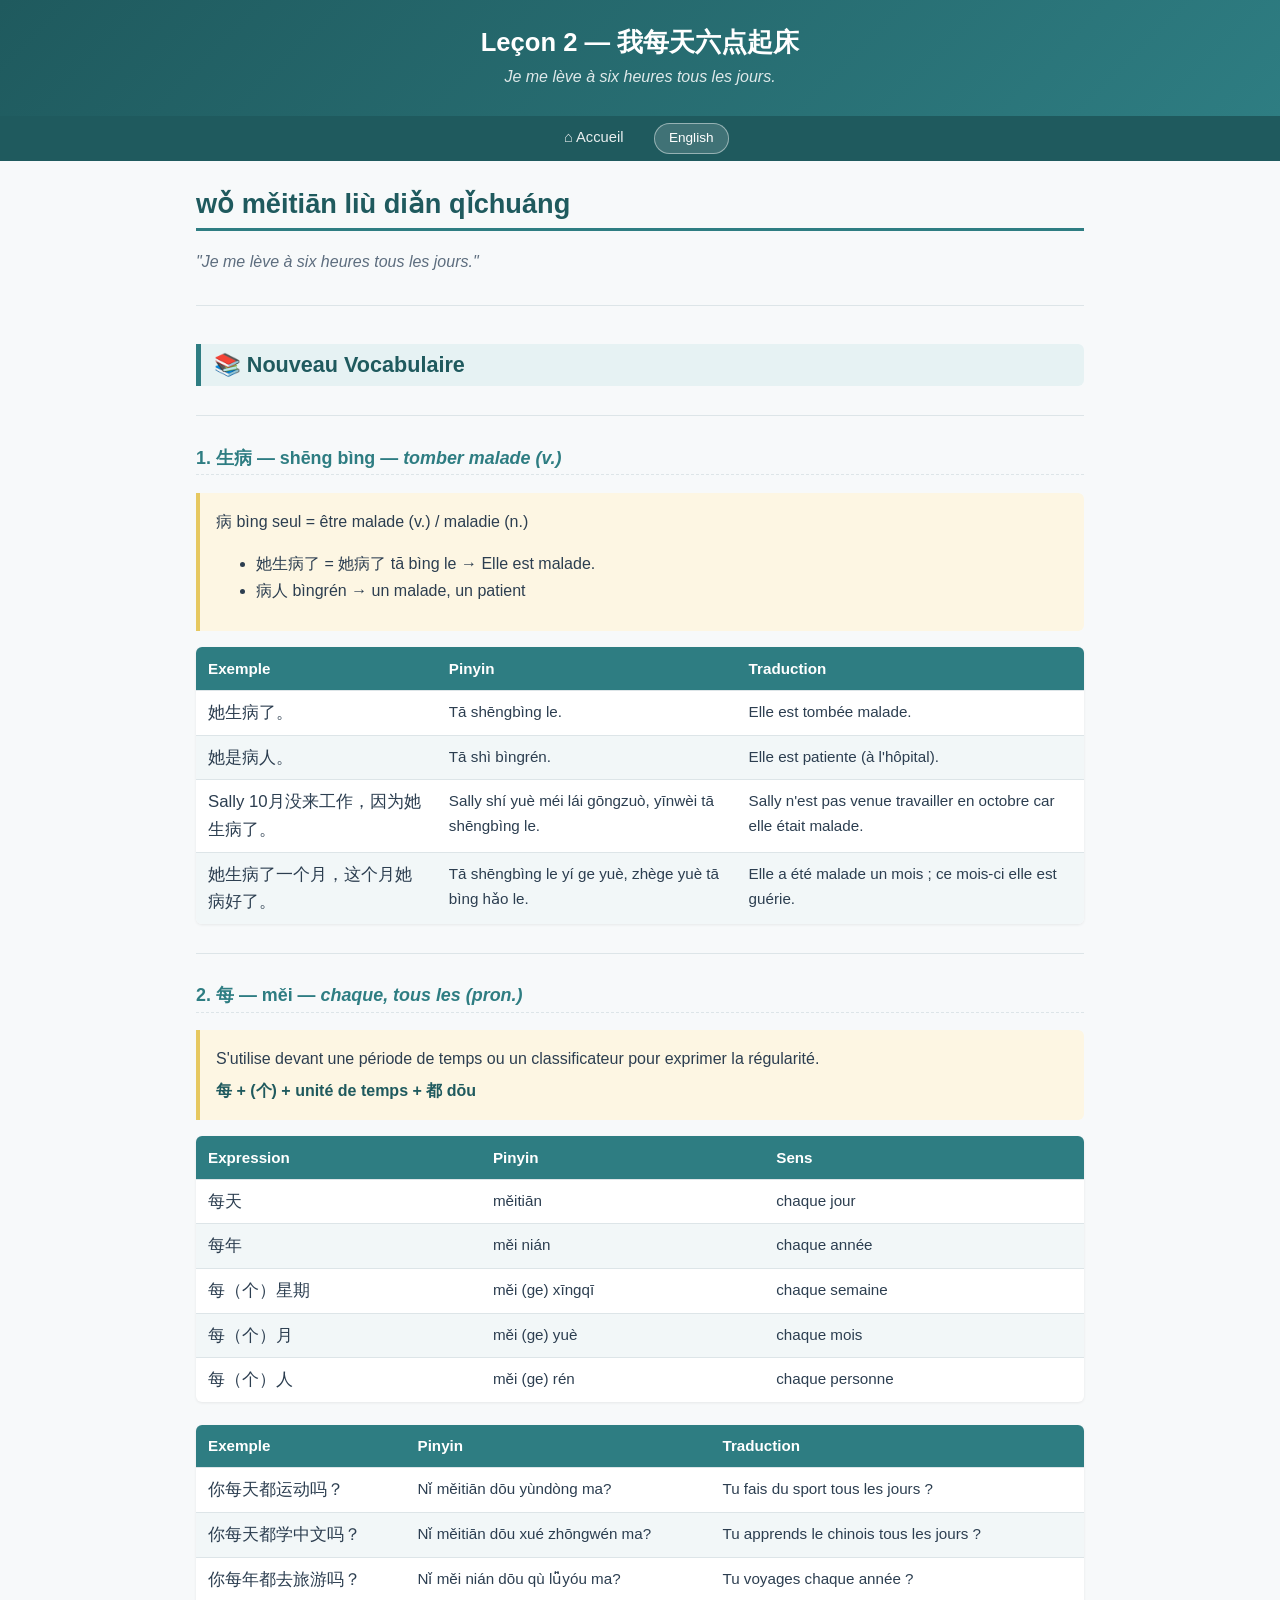
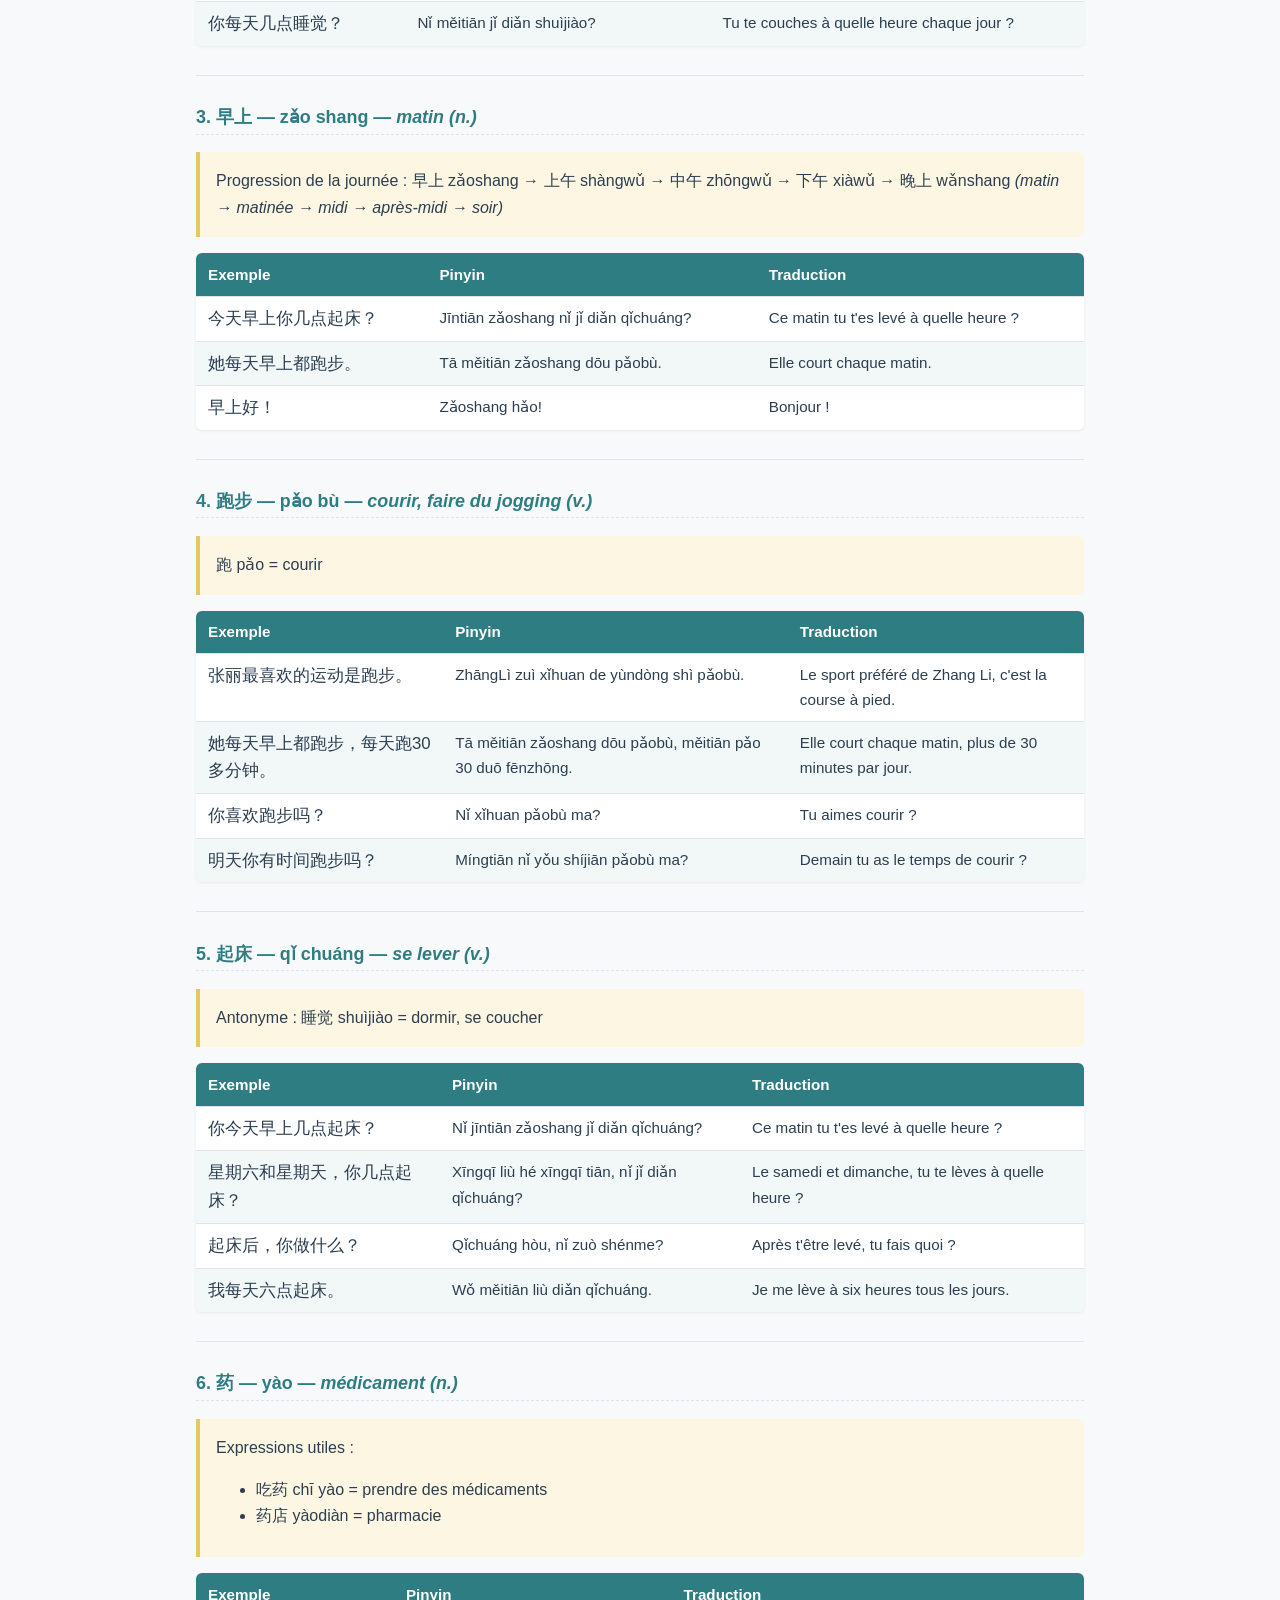
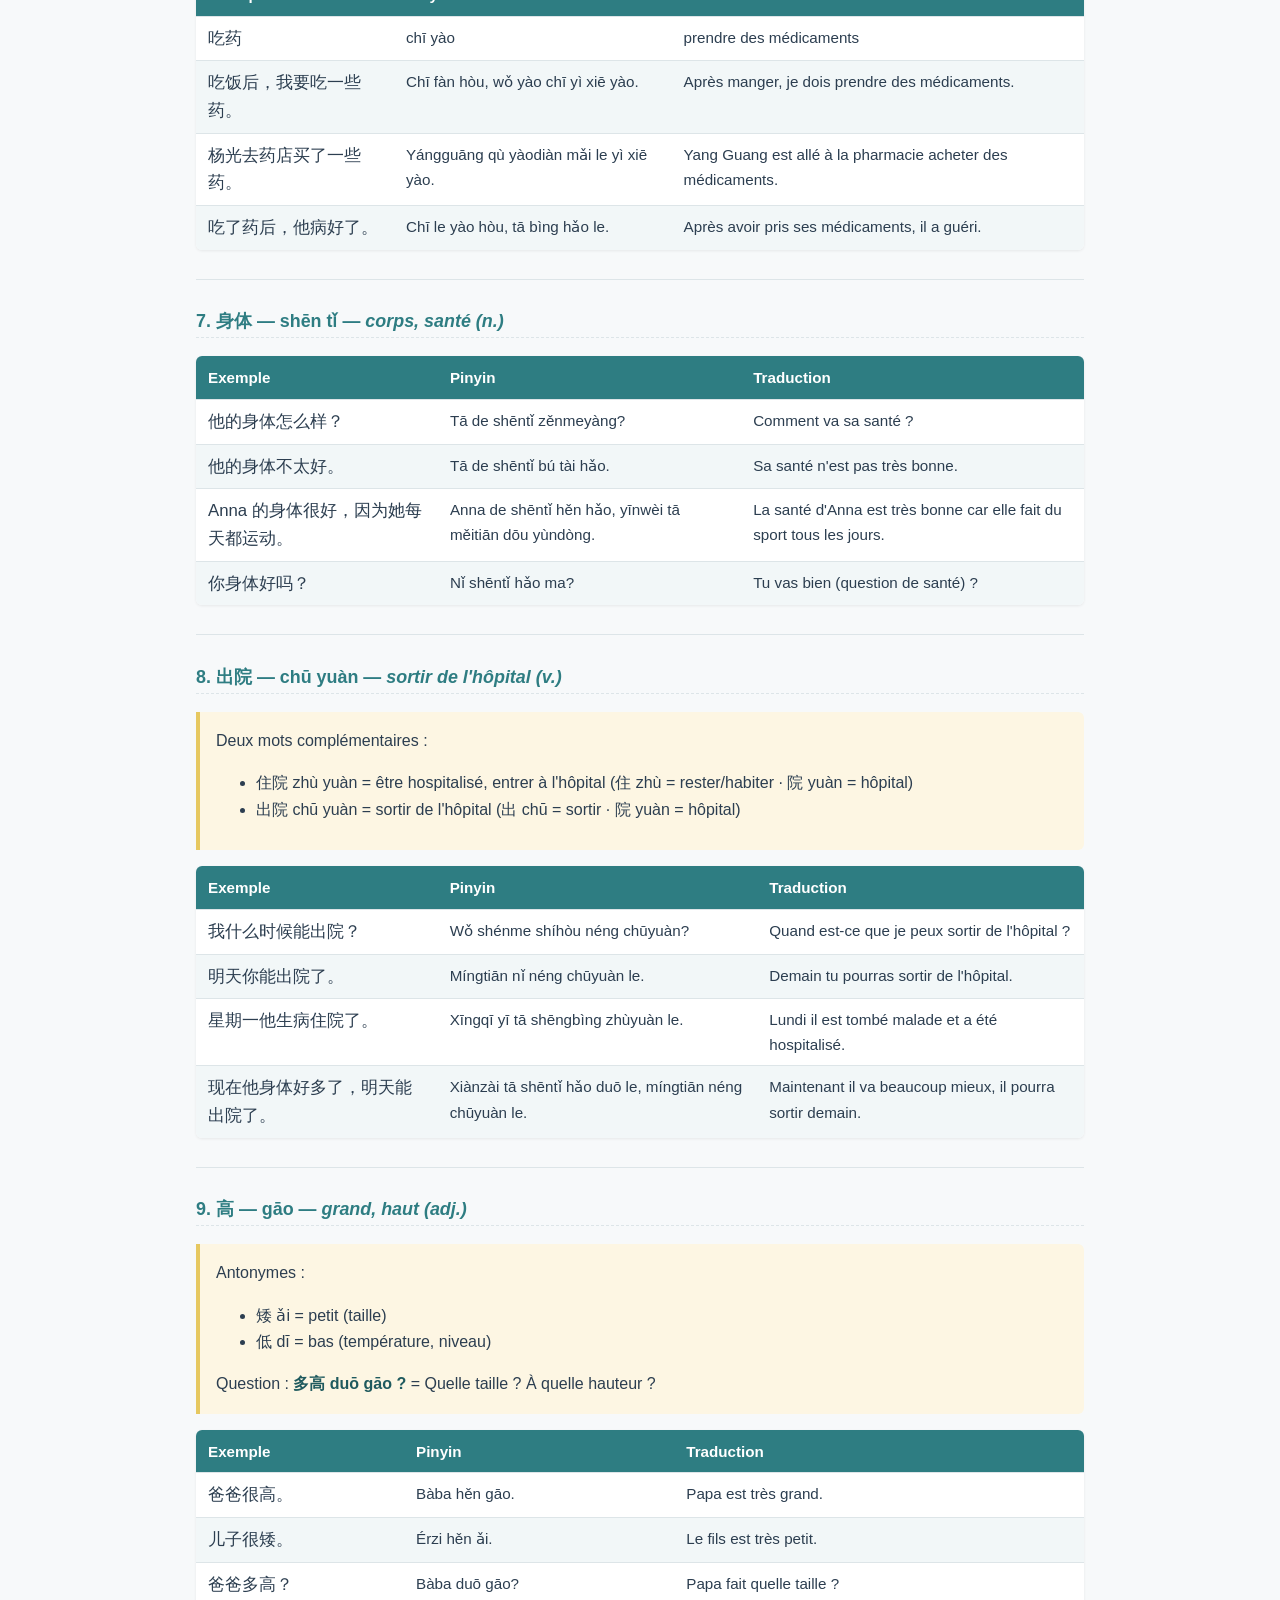
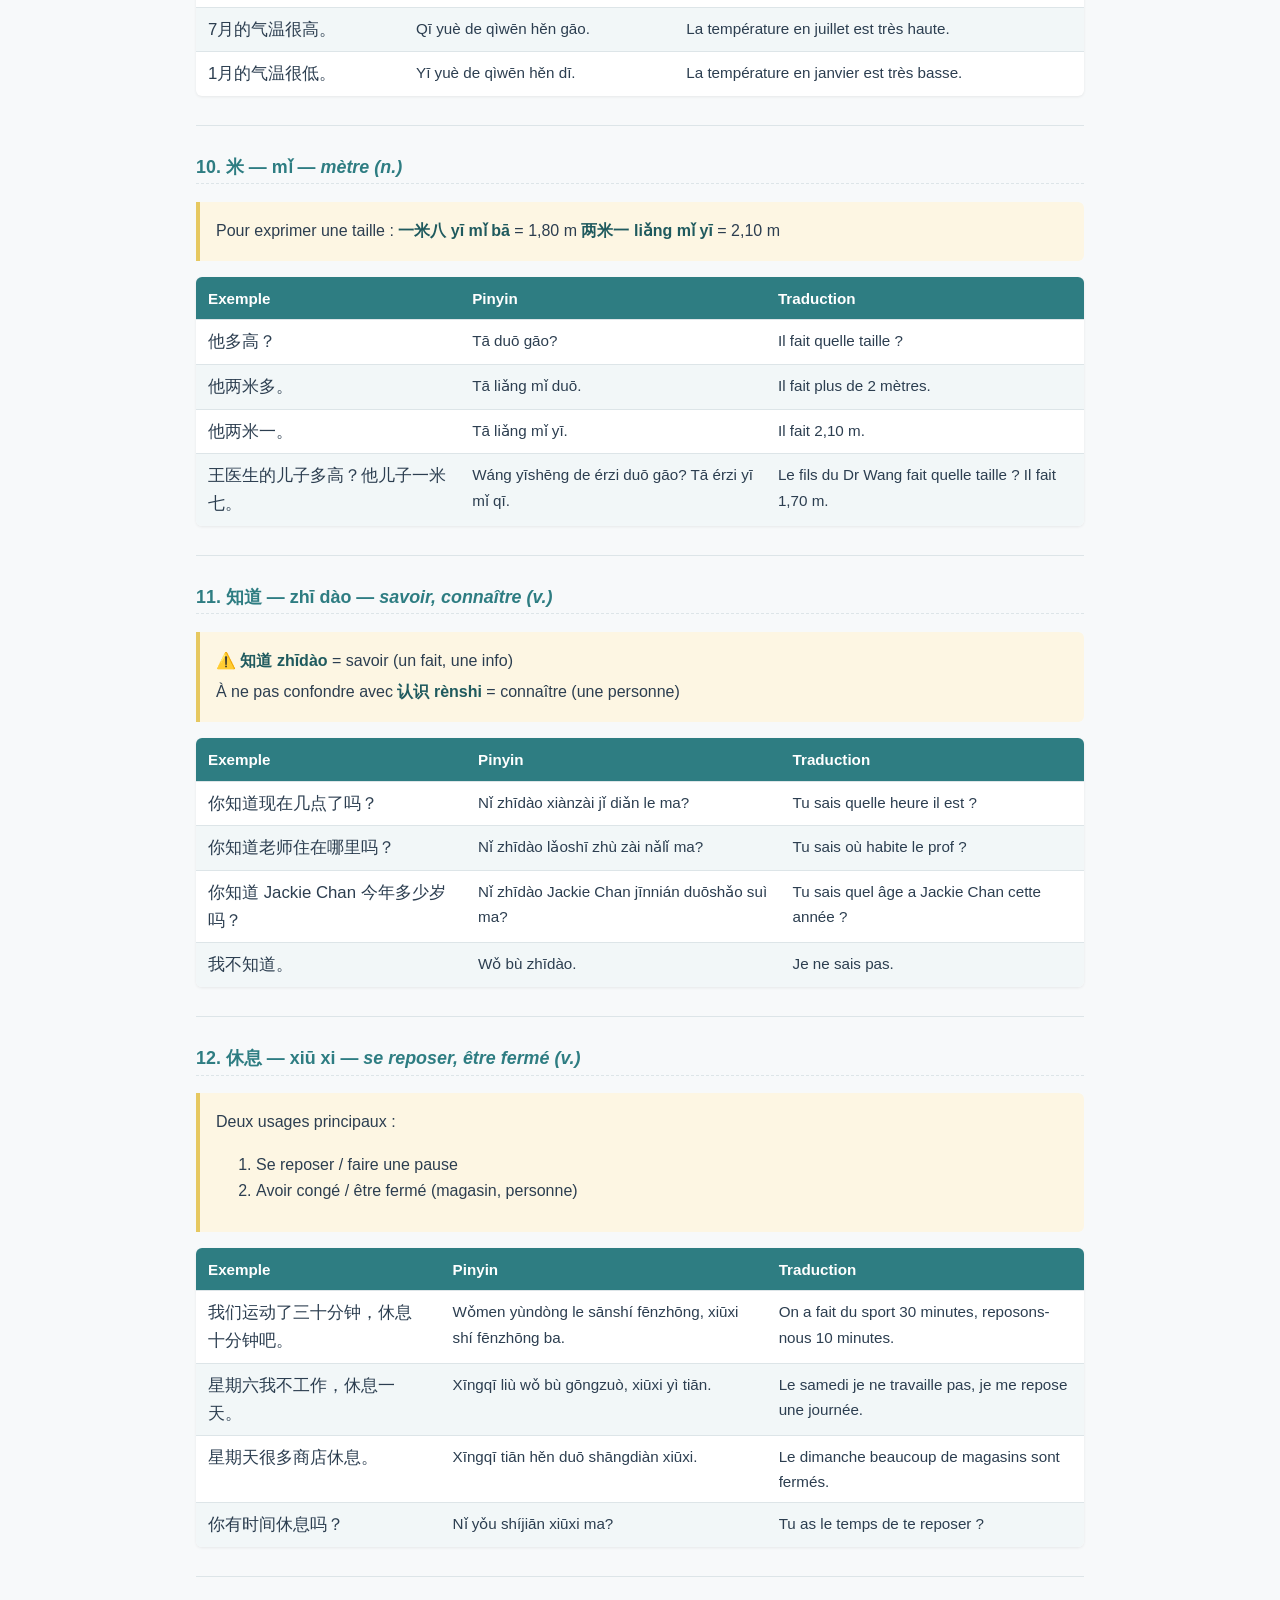
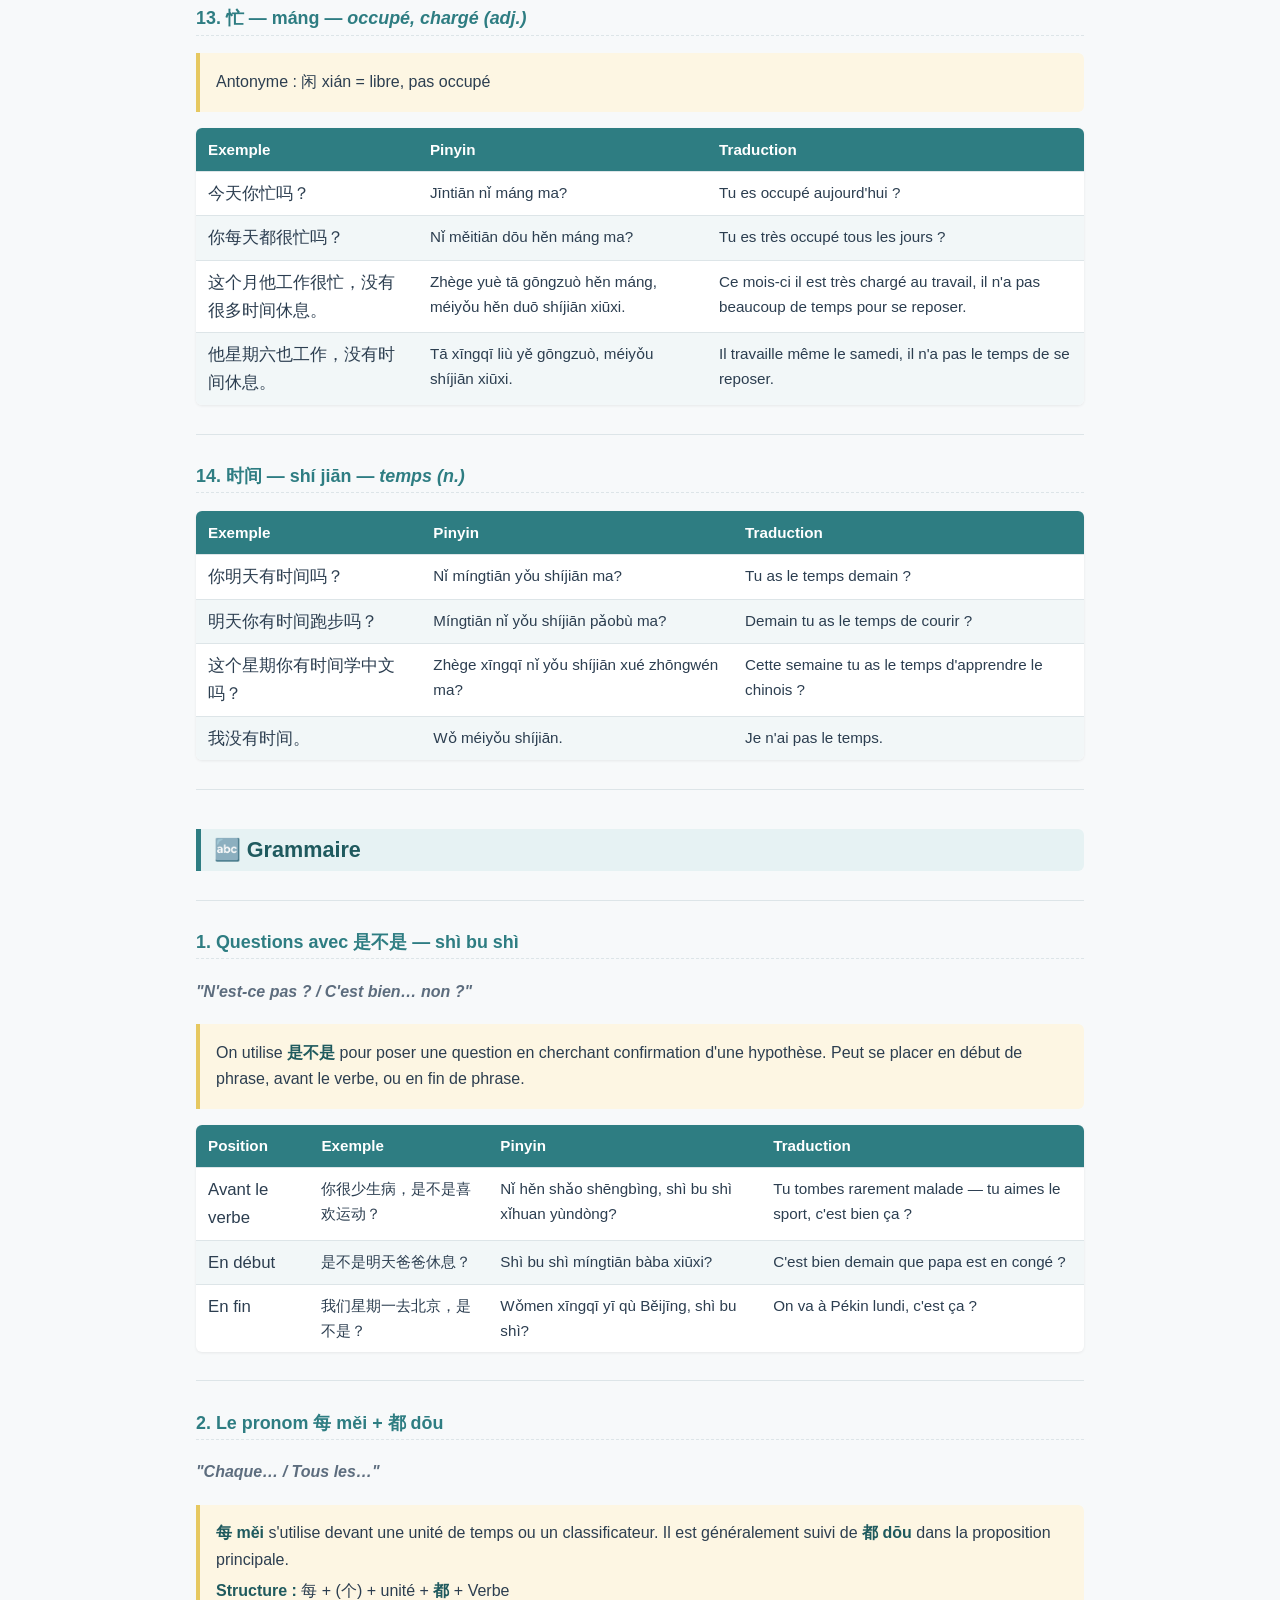
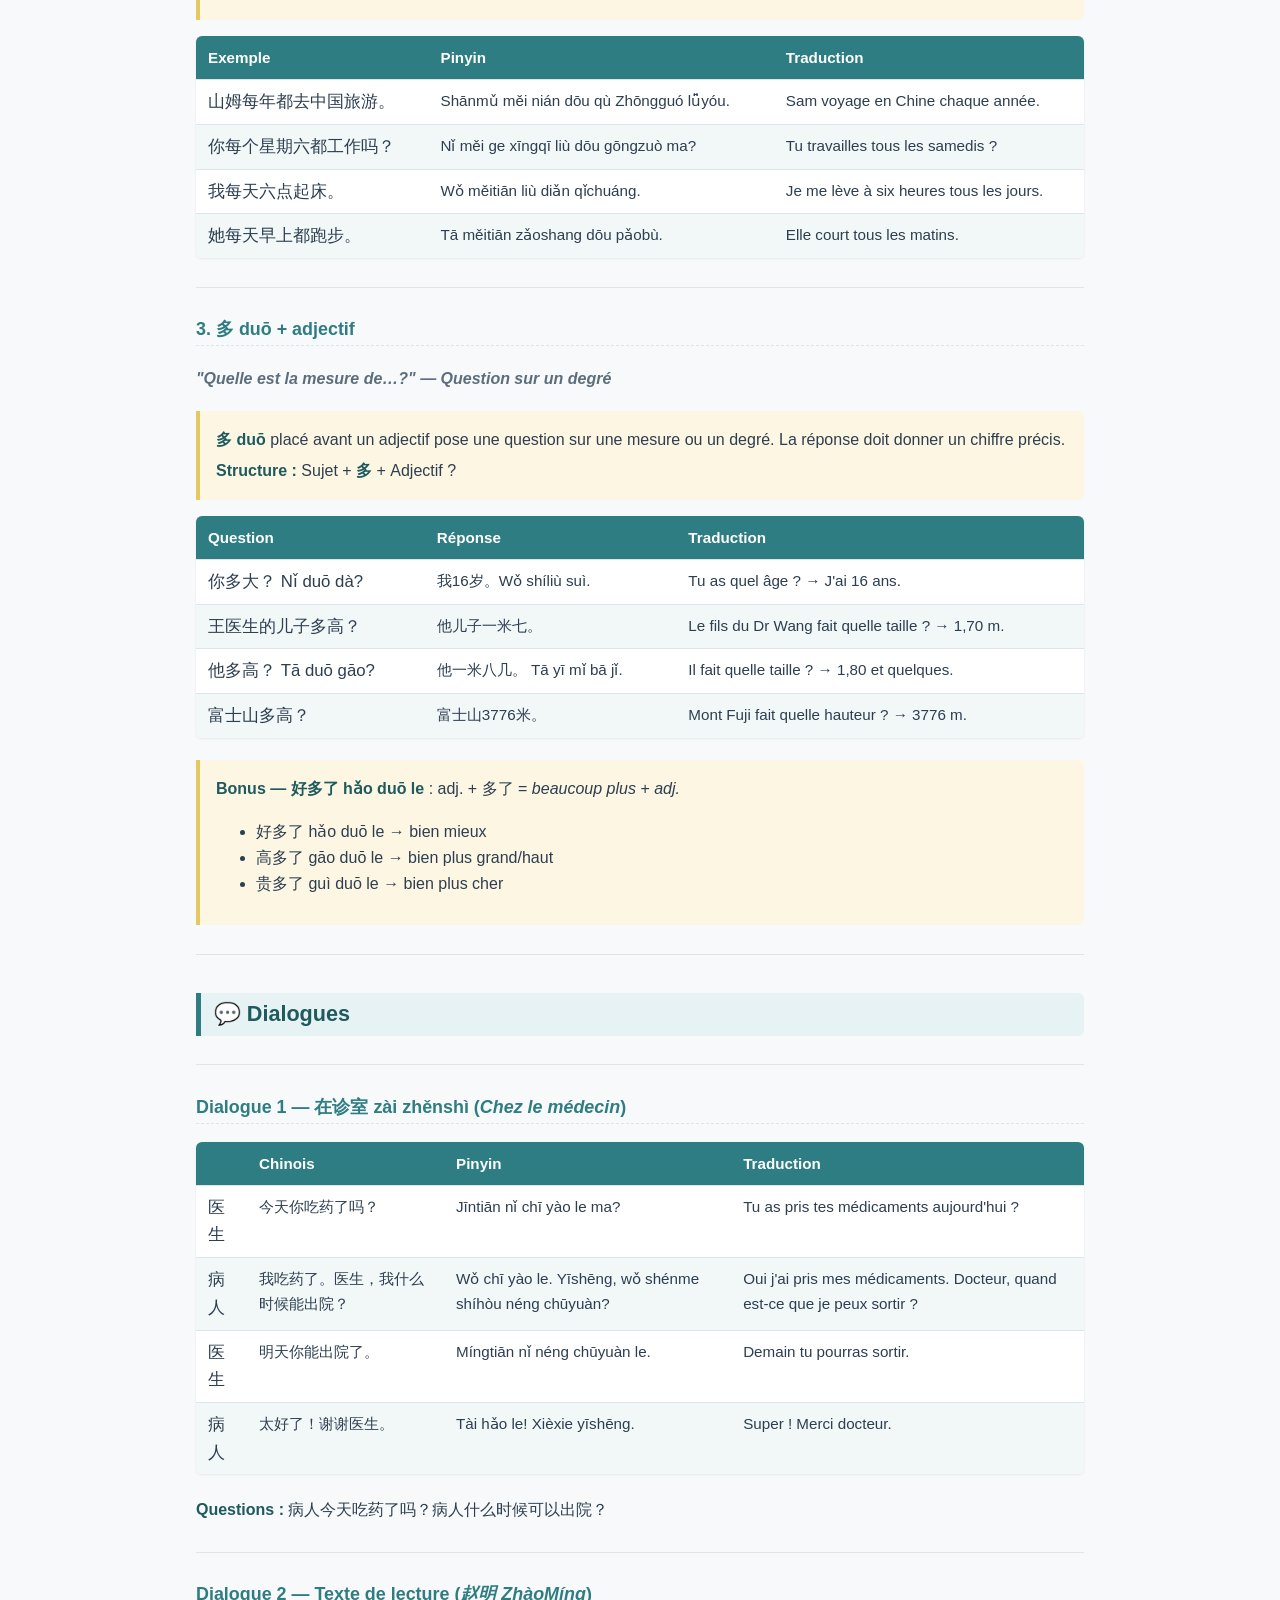
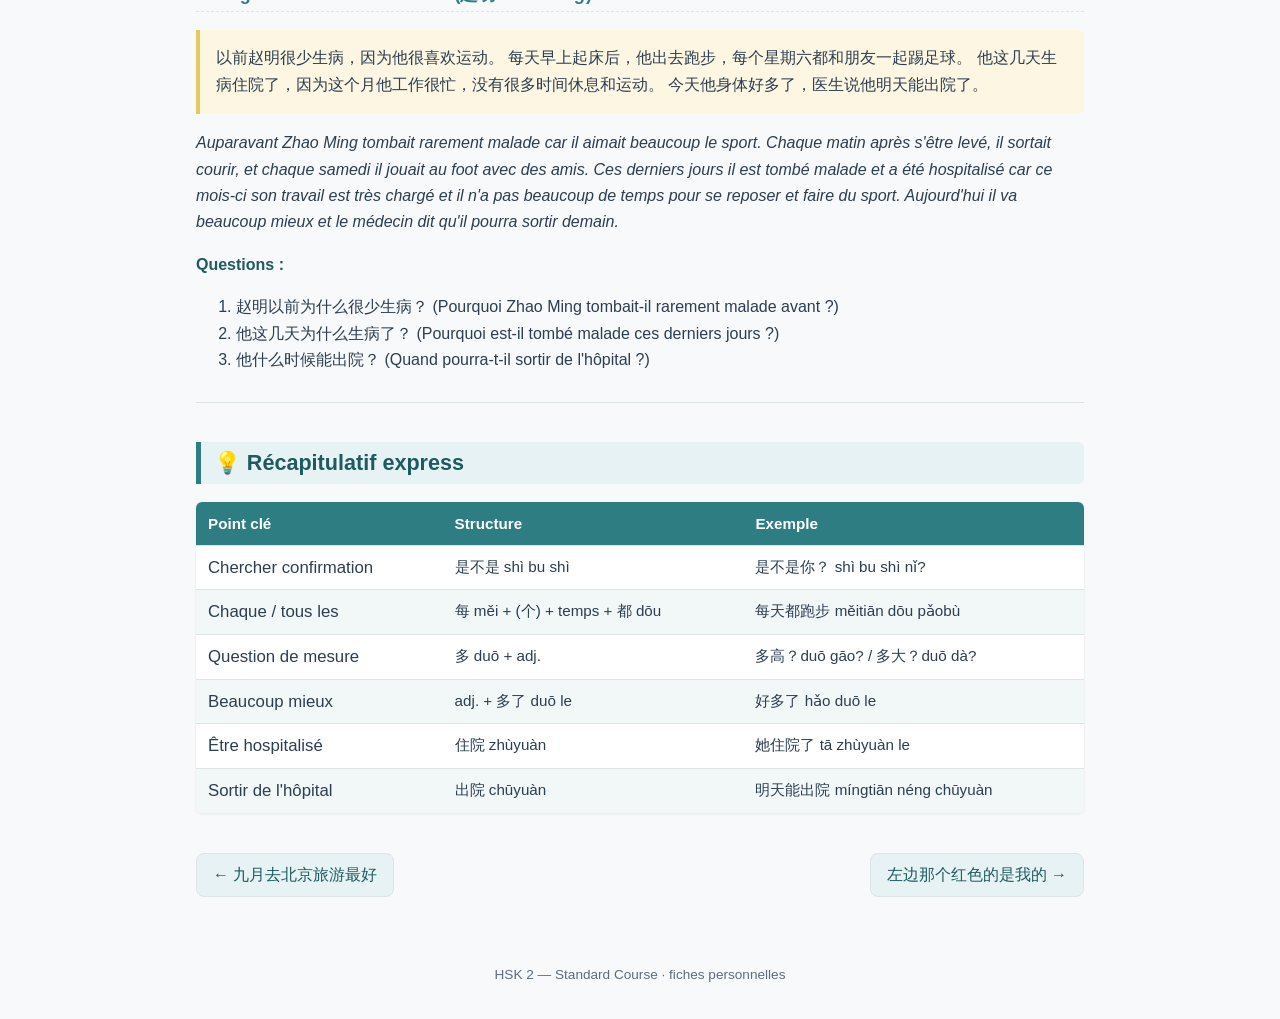
<file: lecon-02.html>
<!DOCTYPE html>
<html lang="fr" data-title-fr="Leçon 2 — 我每天六点起床" data-title-en="Lesson 2 — 我每天六点起床">
<head>
<meta charset="utf-8">
<meta name="viewport" content="width=device-width, initial-scale=1">
<title>Leçon 2 — 我每天六点起床</title>
<link rel="stylesheet" href="style.css">
<script>try{if(localStorage.getItem('hsk2-lang')==='en')document.documentElement.classList.add('en');}catch(e){}</script>
</head>
<body>
<header class="site">
  <h1><span class="lang-fr">Leçon 2 — 我每天六点起床</span><span class="lang-en">Lesson 2 — 我每天六点起床</span></h1>
  <p><span class="lang-fr">Je me lève à six heures tous les jours.</span><span class="lang-en">I get up at six o'clock every day.</span></p>
</header>
<nav class="top">
  <a href="index.html"><span class="lang-fr">&#8962; Accueil</span><span class="lang-en">&#8962; Home</span></a>
  <button id="lang-toggle" type="button" aria-label="Changer de langue / Switch language"><span class="lang-fr">English</span><span class="lang-en">Français</span></button>
</nav>
<main>
<div class="lang-fr">
<h1>wǒ měitiān liù diǎn qǐchuáng</h1>
<p><em>"Je me lève à six heures tous les jours."</em></p>
<hr />
<h2>📚 Nouveau Vocabulaire</h2>
<hr />
<h3>1. 生病 — shēng bìng — <em>tomber malade (v.)</em></h3>
<blockquote>
<p>病 bìng seul = être malade (v.) / maladie (n.)</p>
<ul>
<li>她生病了 = 她病了 tā bìng le → Elle est malade.</li>
<li>病人 bìngrén → un malade, un patient</li>
</ul>
</blockquote>
<table>
<thead>
<tr>
<th>Exemple</th>
<th>Pinyin</th>
<th>Traduction</th>
</tr>
</thead>
<tbody>
<tr>
<td>她生病了。</td>
<td>Tā shēngbìng le.</td>
<td>Elle est tombée malade.</td>
</tr>
<tr>
<td>她是病人。</td>
<td>Tā shì bìngrén.</td>
<td>Elle est patiente (à l'hôpital).</td>
</tr>
<tr>
<td>Sally 10月没来工作，因为她生病了。</td>
<td>Sally shí yuè méi lái gōngzuò, yīnwèi tā shēngbìng le.</td>
<td>Sally n'est pas venue travailler en octobre car elle était malade.</td>
</tr>
<tr>
<td>她生病了一个月，这个月她病好了。</td>
<td>Tā shēngbìng le yí ge yuè, zhège yuè tā bìng hǎo le.</td>
<td>Elle a été malade un mois ; ce mois-ci elle est guérie.</td>
</tr>
</tbody>
</table>
<hr />
<h3>2. 每 — měi — <em>chaque, tous les (pron.)</em></h3>
<blockquote>
<p>S'utilise devant une période de temps ou un classificateur pour exprimer la régularité.</p>
<p><strong>每 + (个) + unité de temps + 都 dōu</strong></p>
</blockquote>
<table>
<thead>
<tr>
<th>Expression</th>
<th>Pinyin</th>
<th>Sens</th>
</tr>
</thead>
<tbody>
<tr>
<td>每天</td>
<td>měitiān</td>
<td>chaque jour</td>
</tr>
<tr>
<td>每年</td>
<td>měi nián</td>
<td>chaque année</td>
</tr>
<tr>
<td>每（个）星期</td>
<td>měi (ge) xīngqī</td>
<td>chaque semaine</td>
</tr>
<tr>
<td>每（个）月</td>
<td>měi (ge) yuè</td>
<td>chaque mois</td>
</tr>
<tr>
<td>每（个）人</td>
<td>měi (ge) rén</td>
<td>chaque personne</td>
</tr>
</tbody>
</table>
<table>
<thead>
<tr>
<th>Exemple</th>
<th>Pinyin</th>
<th>Traduction</th>
</tr>
</thead>
<tbody>
<tr>
<td>你每天都运动吗？</td>
<td>Nǐ měitiān dōu yùndòng ma?</td>
<td>Tu fais du sport tous les jours ?</td>
</tr>
<tr>
<td>你每天都学中文吗？</td>
<td>Nǐ měitiān dōu xué zhōngwén ma?</td>
<td>Tu apprends le chinois tous les jours ?</td>
</tr>
<tr>
<td>你每年都去旅游吗？</td>
<td>Nǐ měi nián dōu qù lǚyóu ma?</td>
<td>Tu voyages chaque année ?</td>
</tr>
<tr>
<td>你每天几点睡觉？</td>
<td>Nǐ měitiān jǐ diǎn shuìjiào?</td>
<td>Tu te couches à quelle heure chaque jour ?</td>
</tr>
</tbody>
</table>
<hr />
<h3>3. 早上 — zǎo shang — <em>matin (n.)</em></h3>
<blockquote>
<p>Progression de la journée : 早上 zǎoshang → 上午 shàngwǔ → 中午 zhōngwǔ → 下午 xiàwǔ → 晚上 wǎnshang <em>(matin → matinée → midi → après-midi → soir)</em></p>
</blockquote>
<table>
<thead>
<tr>
<th>Exemple</th>
<th>Pinyin</th>
<th>Traduction</th>
</tr>
</thead>
<tbody>
<tr>
<td>今天早上你几点起床？</td>
<td>Jīntiān zǎoshang nǐ jǐ diǎn qǐchuáng?</td>
<td>Ce matin tu t'es levé à quelle heure ?</td>
</tr>
<tr>
<td>她每天早上都跑步。</td>
<td>Tā měitiān zǎoshang dōu pǎobù.</td>
<td>Elle court chaque matin.</td>
</tr>
<tr>
<td>早上好！</td>
<td>Zǎoshang hǎo!</td>
<td>Bonjour !</td>
</tr>
</tbody>
</table>
<hr />
<h3>4. 跑步 — pǎo bù — <em>courir, faire du jogging (v.)</em></h3>
<blockquote>
<p>跑 pǎo = courir</p>
</blockquote>
<table>
<thead>
<tr>
<th>Exemple</th>
<th>Pinyin</th>
<th>Traduction</th>
</tr>
</thead>
<tbody>
<tr>
<td>张丽最喜欢的运动是跑步。</td>
<td>ZhāngLì zuì xǐhuan de yùndòng shì pǎobù.</td>
<td>Le sport préféré de Zhang Li, c'est la course à pied.</td>
</tr>
<tr>
<td>她每天早上都跑步，每天跑30多分钟。</td>
<td>Tā měitiān zǎoshang dōu pǎobù, měitiān pǎo 30 duō fēnzhōng.</td>
<td>Elle court chaque matin, plus de 30 minutes par jour.</td>
</tr>
<tr>
<td>你喜欢跑步吗？</td>
<td>Nǐ xǐhuan pǎobù ma?</td>
<td>Tu aimes courir ?</td>
</tr>
<tr>
<td>明天你有时间跑步吗？</td>
<td>Míngtiān nǐ yǒu shíjiān pǎobù ma?</td>
<td>Demain tu as le temps de courir ?</td>
</tr>
</tbody>
</table>
<hr />
<h3>5. 起床 — qǐ chuáng — <em>se lever (v.)</em></h3>
<blockquote>
<p>Antonyme : 睡觉 shuìjiào = dormir, se coucher</p>
</blockquote>
<table>
<thead>
<tr>
<th>Exemple</th>
<th>Pinyin</th>
<th>Traduction</th>
</tr>
</thead>
<tbody>
<tr>
<td>你今天早上几点起床？</td>
<td>Nǐ jīntiān zǎoshang jǐ diǎn qǐchuáng?</td>
<td>Ce matin tu t'es levé à quelle heure ?</td>
</tr>
<tr>
<td>星期六和星期天，你几点起床？</td>
<td>Xīngqī liù hé xīngqī tiān, nǐ jǐ diǎn qǐchuáng?</td>
<td>Le samedi et dimanche, tu te lèves à quelle heure ?</td>
</tr>
<tr>
<td>起床后，你做什么？</td>
<td>Qǐchuáng hòu, nǐ zuò shénme?</td>
<td>Après t'être levé, tu fais quoi ?</td>
</tr>
<tr>
<td>我每天六点起床。</td>
<td>Wǒ měitiān liù diǎn qǐchuáng.</td>
<td>Je me lève à six heures tous les jours.</td>
</tr>
</tbody>
</table>
<hr />
<h3>6. 药 — yào — <em>médicament (n.)</em></h3>
<blockquote>
<p>Expressions utiles :</p>
<ul>
<li>吃药 chī yào = prendre des médicaments</li>
<li>药店 yàodiàn = pharmacie</li>
</ul>
</blockquote>
<table>
<thead>
<tr>
<th>Exemple</th>
<th>Pinyin</th>
<th>Traduction</th>
</tr>
</thead>
<tbody>
<tr>
<td>吃药</td>
<td>chī yào</td>
<td>prendre des médicaments</td>
</tr>
<tr>
<td>吃饭后，我要吃一些药。</td>
<td>Chī fàn hòu, wǒ yào chī yì xiē yào.</td>
<td>Après manger, je dois prendre des médicaments.</td>
</tr>
<tr>
<td>杨光去药店买了一些药。</td>
<td>Yángguāng qù yàodiàn mǎi le yì xiē yào.</td>
<td>Yang Guang est allé à la pharmacie acheter des médicaments.</td>
</tr>
<tr>
<td>吃了药后，他病好了。</td>
<td>Chī le yào hòu, tā bìng hǎo le.</td>
<td>Après avoir pris ses médicaments, il a guéri.</td>
</tr>
</tbody>
</table>
<hr />
<h3>7. 身体 — shēn tǐ — <em>corps, santé (n.)</em></h3>
<table>
<thead>
<tr>
<th>Exemple</th>
<th>Pinyin</th>
<th>Traduction</th>
</tr>
</thead>
<tbody>
<tr>
<td>他的身体怎么样？</td>
<td>Tā de shēntǐ zěnmeyàng?</td>
<td>Comment va sa santé ?</td>
</tr>
<tr>
<td>他的身体不太好。</td>
<td>Tā de shēntǐ bú tài hǎo.</td>
<td>Sa santé n'est pas très bonne.</td>
</tr>
<tr>
<td>Anna 的身体很好，因为她每天都运动。</td>
<td>Anna de shēntǐ hěn hǎo, yīnwèi tā měitiān dōu yùndòng.</td>
<td>La santé d'Anna est très bonne car elle fait du sport tous les jours.</td>
</tr>
<tr>
<td>你身体好吗？</td>
<td>Nǐ shēntǐ hǎo ma?</td>
<td>Tu vas bien (question de santé) ?</td>
</tr>
</tbody>
</table>
<hr />
<h3>8. 出院 — chū yuàn — <em>sortir de l'hôpital (v.)</em></h3>
<blockquote>
<p>Deux mots complémentaires :</p>
<ul>
<li>住院 zhù yuàn = être hospitalisé, entrer à l'hôpital (住 zhù = rester/habiter · 院 yuàn = hôpital)</li>
<li>出院 chū yuàn = sortir de l'hôpital (出 chū = sortir · 院 yuàn = hôpital)</li>
</ul>
</blockquote>
<table>
<thead>
<tr>
<th>Exemple</th>
<th>Pinyin</th>
<th>Traduction</th>
</tr>
</thead>
<tbody>
<tr>
<td>我什么时候能出院？</td>
<td>Wǒ shénme shíhòu néng chūyuàn?</td>
<td>Quand est-ce que je peux sortir de l'hôpital ?</td>
</tr>
<tr>
<td>明天你能出院了。</td>
<td>Míngtiān nǐ néng chūyuàn le.</td>
<td>Demain tu pourras sortir de l'hôpital.</td>
</tr>
<tr>
<td>星期一他生病住院了。</td>
<td>Xīngqī yī tā shēngbìng zhùyuàn le.</td>
<td>Lundi il est tombé malade et a été hospitalisé.</td>
</tr>
<tr>
<td>现在他身体好多了，明天能出院了。</td>
<td>Xiànzài tā shēntǐ hǎo duō le, míngtiān néng chūyuàn le.</td>
<td>Maintenant il va beaucoup mieux, il pourra sortir demain.</td>
</tr>
</tbody>
</table>
<hr />
<h3>9. 高 — gāo — <em>grand, haut (adj.)</em></h3>
<blockquote>
<p>Antonymes :</p>
<ul>
<li>矮 ǎi = petit (taille)</li>
<li>低 dī = bas (température, niveau)</li>
</ul>
<p>Question : <strong>多高 duō gāo ?</strong> = Quelle taille ? À quelle hauteur ?</p>
</blockquote>
<table>
<thead>
<tr>
<th>Exemple</th>
<th>Pinyin</th>
<th>Traduction</th>
</tr>
</thead>
<tbody>
<tr>
<td>爸爸很高。</td>
<td>Bàba hěn gāo.</td>
<td>Papa est très grand.</td>
</tr>
<tr>
<td>儿子很矮。</td>
<td>Érzi hěn ǎi.</td>
<td>Le fils est très petit.</td>
</tr>
<tr>
<td>爸爸多高？</td>
<td>Bàba duō gāo?</td>
<td>Papa fait quelle taille ?</td>
</tr>
<tr>
<td>7月的气温很高。</td>
<td>Qī yuè de qìwēn hěn gāo.</td>
<td>La température en juillet est très haute.</td>
</tr>
<tr>
<td>1月的气温很低。</td>
<td>Yī yuè de qìwēn hěn dī.</td>
<td>La température en janvier est très basse.</td>
</tr>
</tbody>
</table>
<hr />
<h3>10. 米 — mǐ — <em>mètre (n.)</em></h3>
<blockquote>
<p>Pour exprimer une taille : <strong>一米八 yī mǐ bā</strong> = 1,80 m <strong>两米一 liǎng mǐ yī</strong> = 2,10 m</p>
</blockquote>
<table>
<thead>
<tr>
<th>Exemple</th>
<th>Pinyin</th>
<th>Traduction</th>
</tr>
</thead>
<tbody>
<tr>
<td>他多高？</td>
<td>Tā duō gāo?</td>
<td>Il fait quelle taille ?</td>
</tr>
<tr>
<td>他两米多。</td>
<td>Tā liǎng mǐ duō.</td>
<td>Il fait plus de 2 mètres.</td>
</tr>
<tr>
<td>他两米一。</td>
<td>Tā liǎng mǐ yī.</td>
<td>Il fait 2,10 m.</td>
</tr>
<tr>
<td>王医生的儿子多高？他儿子一米七。</td>
<td>Wáng yīshēng de érzi duō gāo? Tā érzi yī mǐ qī.</td>
<td>Le fils du Dr Wang fait quelle taille ? Il fait 1,70 m.</td>
</tr>
</tbody>
</table>
<hr />
<h3>11. 知道 — zhī dào — <em>savoir, connaître (v.)</em></h3>
<blockquote>
<p>⚠️ <strong>知道 zhīdào</strong> = savoir (un fait, une info)</p>
<p>À ne pas confondre avec <strong>认识 rènshi</strong> = connaître (une personne)</p>
</blockquote>
<table>
<thead>
<tr>
<th>Exemple</th>
<th>Pinyin</th>
<th>Traduction</th>
</tr>
</thead>
<tbody>
<tr>
<td>你知道现在几点了吗？</td>
<td>Nǐ zhīdào xiànzài jǐ diǎn le ma?</td>
<td>Tu sais quelle heure il est ?</td>
</tr>
<tr>
<td>你知道老师住在哪里吗？</td>
<td>Nǐ zhīdào lǎoshī zhù zài nǎlǐ ma?</td>
<td>Tu sais où habite le prof ?</td>
</tr>
<tr>
<td>你知道 Jackie Chan 今年多少岁吗？</td>
<td>Nǐ zhīdào Jackie Chan jīnnián duōshǎo suì ma?</td>
<td>Tu sais quel âge a Jackie Chan cette année ?</td>
</tr>
<tr>
<td>我不知道。</td>
<td>Wǒ bù zhīdào.</td>
<td>Je ne sais pas.</td>
</tr>
</tbody>
</table>
<hr />
<h3>12. 休息 — xiū xi — <em>se reposer, être fermé (v.)</em></h3>
<blockquote>
<p>Deux usages principaux :</p>
<ol>
<li>Se reposer / faire une pause</li>
<li>Avoir congé / être fermé (magasin, personne)</li>
</ol>
</blockquote>
<table>
<thead>
<tr>
<th>Exemple</th>
<th>Pinyin</th>
<th>Traduction</th>
</tr>
</thead>
<tbody>
<tr>
<td>我们运动了三十分钟，休息十分钟吧。</td>
<td>Wǒmen yùndòng le sānshí fēnzhōng, xiūxi shí fēnzhōng ba.</td>
<td>On a fait du sport 30 minutes, reposons-nous 10 minutes.</td>
</tr>
<tr>
<td>星期六我不工作，休息一天。</td>
<td>Xīngqī liù wǒ bù gōngzuò, xiūxi yì tiān.</td>
<td>Le samedi je ne travaille pas, je me repose une journée.</td>
</tr>
<tr>
<td>星期天很多商店休息。</td>
<td>Xīngqī tiān hěn duō shāngdiàn xiūxi.</td>
<td>Le dimanche beaucoup de magasins sont fermés.</td>
</tr>
<tr>
<td>你有时间休息吗？</td>
<td>Nǐ yǒu shíjiān xiūxi ma?</td>
<td>Tu as le temps de te reposer ?</td>
</tr>
</tbody>
</table>
<hr />
<h3>13. 忙 — máng — <em>occupé, chargé (adj.)</em></h3>
<blockquote>
<p>Antonyme : 闲 xián = libre, pas occupé</p>
</blockquote>
<table>
<thead>
<tr>
<th>Exemple</th>
<th>Pinyin</th>
<th>Traduction</th>
</tr>
</thead>
<tbody>
<tr>
<td>今天你忙吗？</td>
<td>Jīntiān nǐ máng ma?</td>
<td>Tu es occupé aujourd'hui ?</td>
</tr>
<tr>
<td>你每天都很忙吗？</td>
<td>Nǐ měitiān dōu hěn máng ma?</td>
<td>Tu es très occupé tous les jours ?</td>
</tr>
<tr>
<td>这个月他工作很忙，没有很多时间休息。</td>
<td>Zhège yuè tā gōngzuò hěn máng, méiyǒu hěn duō shíjiān xiūxi.</td>
<td>Ce mois-ci il est très chargé au travail, il n'a pas beaucoup de temps pour se reposer.</td>
</tr>
<tr>
<td>他星期六也工作，没有时间休息。</td>
<td>Tā xīngqī liù yě gōngzuò, méiyǒu shíjiān xiūxi.</td>
<td>Il travaille même le samedi, il n'a pas le temps de se reposer.</td>
</tr>
</tbody>
</table>
<hr />
<h3>14. 时间 — shí jiān — <em>temps (n.)</em></h3>
<table>
<thead>
<tr>
<th>Exemple</th>
<th>Pinyin</th>
<th>Traduction</th>
</tr>
</thead>
<tbody>
<tr>
<td>你明天有时间吗？</td>
<td>Nǐ míngtiān yǒu shíjiān ma?</td>
<td>Tu as le temps demain ?</td>
</tr>
<tr>
<td>明天你有时间跑步吗？</td>
<td>Míngtiān nǐ yǒu shíjiān pǎobù ma?</td>
<td>Demain tu as le temps de courir ?</td>
</tr>
<tr>
<td>这个星期你有时间学中文吗？</td>
<td>Zhège xīngqī nǐ yǒu shíjiān xué zhōngwén ma?</td>
<td>Cette semaine tu as le temps d'apprendre le chinois ?</td>
</tr>
<tr>
<td>我没有时间。</td>
<td>Wǒ méiyǒu shíjiān.</td>
<td>Je n'ai pas le temps.</td>
</tr>
</tbody>
</table>
<hr />
<h2>🔤 Grammaire</h2>
<hr />
<h3>1. Questions avec 是不是 — shì bu shì</h3>
<h4><em>"N'est-ce pas ? / C'est bien… non ?"</em></h4>
<blockquote>
<p>On utilise <strong>是不是</strong> pour poser une question en cherchant confirmation d'une hypothèse. Peut se placer en début de phrase, avant le verbe, ou en fin de phrase.</p>
</blockquote>
<table>
<thead>
<tr>
<th>Position</th>
<th>Exemple</th>
<th>Pinyin</th>
<th>Traduction</th>
</tr>
</thead>
<tbody>
<tr>
<td>Avant le verbe</td>
<td>你很少生病，是不是喜欢运动？</td>
<td>Nǐ hěn shǎo shēngbìng, shì bu shì xǐhuan yùndòng?</td>
<td>Tu tombes rarement malade — tu aimes le sport, c'est bien ça ?</td>
</tr>
<tr>
<td>En début</td>
<td>是不是明天爸爸休息？</td>
<td>Shì bu shì míngtiān bàba xiūxi?</td>
<td>C'est bien demain que papa est en congé ?</td>
</tr>
<tr>
<td>En fin</td>
<td>我们星期一去北京，是不是？</td>
<td>Wǒmen xīngqī yī qù Běijīng, shì bu shì?</td>
<td>On va à Pékin lundi, c'est ça ?</td>
</tr>
</tbody>
</table>
<hr />
<h3>2. Le pronom 每 měi + 都 dōu</h3>
<h4><em>"Chaque… / Tous les…"</em></h4>
<blockquote>
<p><strong>每 měi</strong> s'utilise devant une unité de temps ou un classificateur. Il est généralement suivi de <strong>都 dōu</strong> dans la proposition principale.</p>
<p><strong>Structure :</strong> 每 + (个) + unité + <strong>都</strong> + Verbe</p>
</blockquote>
<table>
<thead>
<tr>
<th>Exemple</th>
<th>Pinyin</th>
<th>Traduction</th>
</tr>
</thead>
<tbody>
<tr>
<td>山姆每年都去中国旅游。</td>
<td>Shānmǔ měi nián dōu qù Zhōngguó lǚyóu.</td>
<td>Sam voyage en Chine chaque année.</td>
</tr>
<tr>
<td>你每个星期六都工作吗？</td>
<td>Nǐ měi ge xīngqī liù dōu gōngzuò ma?</td>
<td>Tu travailles tous les samedis ?</td>
</tr>
<tr>
<td>我每天六点起床。</td>
<td>Wǒ měitiān liù diǎn qǐchuáng.</td>
<td>Je me lève à six heures tous les jours.</td>
</tr>
<tr>
<td>她每天早上都跑步。</td>
<td>Tā měitiān zǎoshang dōu pǎobù.</td>
<td>Elle court tous les matins.</td>
</tr>
</tbody>
</table>
<hr />
<h3>3. 多 duō + adjectif</h3>
<h4><em>"Quelle est la mesure de…?" — Question sur un degré</em></h4>
<blockquote>
<p><strong>多 duō</strong> placé avant un adjectif pose une question sur une mesure ou un degré. La réponse doit donner un chiffre précis.</p>
<p><strong>Structure :</strong> Sujet + <strong>多</strong> + Adjectif ?</p>
</blockquote>
<table>
<thead>
<tr>
<th>Question</th>
<th>Réponse</th>
<th>Traduction</th>
</tr>
</thead>
<tbody>
<tr>
<td>你多大？ Nǐ duō dà?</td>
<td>我16岁。Wǒ shíliù suì.</td>
<td>Tu as quel âge ? → J'ai 16 ans.</td>
</tr>
<tr>
<td>王医生的儿子多高？</td>
<td>他儿子一米七。</td>
<td>Le fils du Dr Wang fait quelle taille ? → 1,70 m.</td>
</tr>
<tr>
<td>他多高？ Tā duō gāo?</td>
<td>他一米八几。 Tā yī mǐ bā jǐ.</td>
<td>Il fait quelle taille ? → 1,80 et quelques.</td>
</tr>
<tr>
<td>富士山多高？</td>
<td>富士山3776米。</td>
<td>Mont Fuji fait quelle hauteur ? → 3776 m.</td>
</tr>
</tbody>
</table>
<blockquote>
<p><strong>Bonus — 好多了 hǎo duō le</strong> : adj. + 多了 = <em>beaucoup plus + adj.</em></p>
<ul>
<li>好多了 hǎo duō le → bien mieux</li>
<li>高多了 gāo duō le → bien plus grand/haut</li>
<li>贵多了 guì duō le → bien plus cher</li>
</ul>
</blockquote>
<hr />
<h2>💬 Dialogues</h2>
<hr />
<h3>Dialogue 1 — 在诊室 zài zhěnshì (<em>Chez le médecin</em>)</h3>
<table>
<thead>
<tr>
<th></th>
<th>Chinois</th>
<th>Pinyin</th>
<th>Traduction</th>
</tr>
</thead>
<tbody>
<tr>
<td>医生</td>
<td>今天你吃药了吗？</td>
<td>Jīntiān nǐ chī yào le ma?</td>
<td>Tu as pris tes médicaments aujourd'hui ?</td>
</tr>
<tr>
<td>病人</td>
<td>我吃药了。医生，我什么时候能出院？</td>
<td>Wǒ chī yào le. Yīshēng, wǒ shénme shíhòu néng chūyuàn?</td>
<td>Oui j'ai pris mes médicaments. Docteur, quand est-ce que je peux sortir ?</td>
</tr>
<tr>
<td>医生</td>
<td>明天你能出院了。</td>
<td>Míngtiān nǐ néng chūyuàn le.</td>
<td>Demain tu pourras sortir.</td>
</tr>
<tr>
<td>病人</td>
<td>太好了！谢谢医生。</td>
<td>Tài hǎo le! Xièxie yīshēng.</td>
<td>Super ! Merci docteur.</td>
</tr>
</tbody>
</table>
<p><strong>Questions :</strong> 病人今天吃药了吗？病人什么时候可以出院？</p>
<hr />
<h3>Dialogue 2 — Texte de lecture (<em>赵明 ZhàoMíng</em>)</h3>
<blockquote>
<p>以前赵明很少生病，因为他很喜欢运动。 每天早上起床后，他出去跑步，每个星期六都和朋友一起踢足球。 他这几天生病住院了，因为这个月他工作很忙，没有很多时间休息和运动。 今天他身体好多了，医生说他明天能出院了。</p>
</blockquote>
<p><em>Auparavant Zhao Ming tombait rarement malade car il aimait beaucoup le sport. Chaque matin après s'être levé, il sortait courir, et chaque samedi il jouait au foot avec des amis. Ces derniers jours il est tombé malade et a été hospitalisé car ce mois-ci son travail est très chargé et il n'a pas beaucoup de temps pour se reposer et faire du sport. Aujourd'hui il va beaucoup mieux et le médecin dit qu'il pourra sortir demain.</em></p>
<p><strong>Questions :</strong></p>
<ol>
<li>赵明以前为什么很少生病？ (Pourquoi Zhao Ming tombait-il rarement malade avant ?)</li>
<li>他这几天为什么生病了？ (Pourquoi est-il tombé malade ces derniers jours ?)</li>
<li>他什么时候能出院？ (Quand pourra-t-il sortir de l'hôpital ?)</li>
</ol>
<hr />
<h2>💡 Récapitulatif express</h2>
<table>
<thead>
<tr>
<th>Point clé</th>
<th>Structure</th>
<th>Exemple</th>
</tr>
</thead>
<tbody>
<tr>
<td>Chercher confirmation</td>
<td>是不是 shì bu shì</td>
<td>是不是你？ shì bu shì nǐ?</td>
</tr>
<tr>
<td>Chaque / tous les</td>
<td>每 měi + (个) + temps + 都 dōu</td>
<td>每天都跑步 měitiān dōu pǎobù</td>
</tr>
<tr>
<td>Question de mesure</td>
<td>多 duō + adj.</td>
<td>多高？duō gāo? / 多大？duō dà?</td>
</tr>
<tr>
<td>Beaucoup mieux</td>
<td>adj. + 多了 duō le</td>
<td>好多了 hǎo duō le</td>
</tr>
<tr>
<td>Être hospitalisé</td>
<td>住院 zhùyuàn</td>
<td>她住院了 tā zhùyuàn le</td>
</tr>
<tr>
<td>Sortir de l'hôpital</td>
<td>出院 chūyuàn</td>
<td>明天能出院 míngtiān néng chūyuàn</td>
</tr>
</tbody>
</table>
</div>
<div class="lang-en">
<h1>wǒ měitiān liù diǎn qǐchuáng</h1>
<p><em>"I get up at six o'clock every day."</em></p>
<hr />
<h2>📚 New Vocabulary</h2>
<hr />
<h3>1. 生病 — shēng bìng — <em>to fall ill (v.)</em></h3>
<blockquote>
<p>病 bìng alone = to be ill (v.) / illness (n.)</p>
<ul>
<li>她生病了 = 她病了 tā bìng le → She is ill.</li>
<li>病人 bìngrén → a sick person, a patient</li>
</ul>
</blockquote>
<table>
<thead>
<tr>
<th>Example</th>
<th>Pinyin</th>
<th>Translation</th>
</tr>
</thead>
<tbody>
<tr>
<td>她生病了。</td>
<td>Tā shēngbìng le.</td>
<td>She has fallen ill.</td>
</tr>
<tr>
<td>她是病人。</td>
<td>Tā shì bìngrén.</td>
<td>She is a patient (at the hospital).</td>
</tr>
<tr>
<td>Sally 10月没来工作，因为她生病了。</td>
<td>Sally shí yuè méi lái gōngzuò, yīnwèi tā shēngbìng le.</td>
<td>Sally didn't come to work in October because she was ill.</td>
</tr>
<tr>
<td>她生病了一个月，这个月她病好了。</td>
<td>Tā shēngbìng le yí ge yuè, zhège yuè tā bìng hǎo le.</td>
<td>She was ill for a month; this month she has recovered.</td>
</tr>
</tbody>
</table>
<hr />
<h3>2. 每 — měi — <em>each, every (pron.)</em></h3>
<blockquote>
<p>Used before a time period or a measure word to express regularity.</p>
<p><strong>每 + (个) + time unit + 都 dōu</strong></p>
</blockquote>
<table>
<thead>
<tr>
<th>Expression</th>
<th>Pinyin</th>
<th>Meaning</th>
</tr>
</thead>
<tbody>
<tr>
<td>每天</td>
<td>měitiān</td>
<td>every day</td>
</tr>
<tr>
<td>每年</td>
<td>měi nián</td>
<td>every year</td>
</tr>
<tr>
<td>每（个）星期</td>
<td>měi (ge) xīngqī</td>
<td>every week</td>
</tr>
<tr>
<td>每（个）月</td>
<td>měi (ge) yuè</td>
<td>every month</td>
</tr>
<tr>
<td>每（个）人</td>
<td>měi (ge) rén</td>
<td>every person</td>
</tr>
</tbody>
</table>
<table>
<thead>
<tr>
<th>Example</th>
<th>Pinyin</th>
<th>Translation</th>
</tr>
</thead>
<tbody>
<tr>
<td>你每天都运动吗？</td>
<td>Nǐ měitiān dōu yùndòng ma?</td>
<td>Do you exercise every day?</td>
</tr>
<tr>
<td>你每天都学中文吗？</td>
<td>Nǐ měitiān dōu xué zhōngwén ma?</td>
<td>Do you study Chinese every day?</td>
</tr>
<tr>
<td>你每年都去旅游吗？</td>
<td>Nǐ měi nián dōu qù lǚyóu ma?</td>
<td>Do you travel every year?</td>
</tr>
<tr>
<td>你每天几点睡觉？</td>
<td>Nǐ měitiān jǐ diǎn shuìjiào?</td>
<td>What time do you go to bed every day?</td>
</tr>
</tbody>
</table>
<hr />
<h3>3. 早上 — zǎo shang — <em>morning (n.)</em></h3>
<blockquote>
<p>Progression of the day: 早上 zǎoshang → 上午 shàngwǔ → 中午 zhōngwǔ → 下午 xiàwǔ → 晚上 wǎnshang <em>(early morning → late morning → noon → afternoon → evening)</em></p>
</blockquote>
<table>
<thead>
<tr>
<th>Example</th>
<th>Pinyin</th>
<th>Translation</th>
</tr>
</thead>
<tbody>
<tr>
<td>今天早上你几点起床？</td>
<td>Jīntiān zǎoshang nǐ jǐ diǎn qǐchuáng?</td>
<td>What time did you get up this morning?</td>
</tr>
<tr>
<td>她每天早上都跑步。</td>
<td>Tā měitiān zǎoshang dōu pǎobù.</td>
<td>She runs every morning.</td>
</tr>
<tr>
<td>早上好！</td>
<td>Zǎoshang hǎo!</td>
<td>Good morning!</td>
</tr>
</tbody>
</table>
<hr />
<h3>4. 跑步 — pǎo bù — <em>to run, to jog (v.)</em></h3>
<blockquote>
<p>跑 pǎo = to run</p>
</blockquote>
<table>
<thead>
<tr>
<th>Example</th>
<th>Pinyin</th>
<th>Translation</th>
</tr>
</thead>
<tbody>
<tr>
<td>张丽最喜欢的运动是跑步。</td>
<td>ZhāngLì zuì xǐhuan de yùndòng shì pǎobù.</td>
<td>Zhang Li's favourite sport is running.</td>
</tr>
<tr>
<td>她每天早上都跑步，每天跑30多分钟。</td>
<td>Tā měitiān zǎoshang dōu pǎobù, měitiān pǎo 30 duō fēnzhōng.</td>
<td>She runs every morning, more than 30 minutes a day.</td>
</tr>
<tr>
<td>你喜欢跑步吗？</td>
<td>Nǐ xǐhuan pǎobù ma?</td>
<td>Do you like running?</td>
</tr>
<tr>
<td>明天你有时间跑步吗？</td>
<td>Míngtiān nǐ yǒu shíjiān pǎobù ma?</td>
<td>Do you have time to run tomorrow?</td>
</tr>
</tbody>
</table>
<hr />
<h3>5. 起床 — qǐ chuáng — <em>to get up (v.)</em></h3>
<blockquote>
<p>Antonym: 睡觉 shuìjiào = to sleep, to go to bed</p>
</blockquote>
<table>
<thead>
<tr>
<th>Example</th>
<th>Pinyin</th>
<th>Translation</th>
</tr>
</thead>
<tbody>
<tr>
<td>你今天早上几点起床？</td>
<td>Nǐ jīntiān zǎoshang jǐ diǎn qǐchuáng?</td>
<td>What time did you get up this morning?</td>
</tr>
<tr>
<td>星期六和星期天，你几点起床？</td>
<td>Xīngqī liù hé xīngqī tiān, nǐ jǐ diǎn qǐchuáng?</td>
<td>On Saturday and Sunday, what time do you get up?</td>
</tr>
<tr>
<td>起床后，你做什么？</td>
<td>Qǐchuáng hòu, nǐ zuò shénme?</td>
<td>After getting up, what do you do?</td>
</tr>
<tr>
<td>我每天六点起床。</td>
<td>Wǒ měitiān liù diǎn qǐchuáng.</td>
<td>I get up at six o'clock every day.</td>
</tr>
</tbody>
</table>
<hr />
<h3>6. 药 — yào — <em>medicine (n.)</em></h3>
<blockquote>
<p>Useful expressions:</p>
<ul>
<li>吃药 chī yào = to take medicine</li>
<li>药店 yàodiàn = pharmacy</li>
</ul>
</blockquote>
<table>
<thead>
<tr>
<th>Example</th>
<th>Pinyin</th>
<th>Translation</th>
</tr>
</thead>
<tbody>
<tr>
<td>吃药</td>
<td>chī yào</td>
<td>to take medicine</td>
</tr>
<tr>
<td>吃饭后，我要吃一些药。</td>
<td>Chī fàn hòu, wǒ yào chī yì xiē yào.</td>
<td>After eating, I have to take some medicine.</td>
</tr>
<tr>
<td>杨光去药店买了一些药。</td>
<td>Yángguāng qù yàodiàn mǎi le yì xiē yào.</td>
<td>Yang Guang went to the pharmacy and bought some medicine.</td>
</tr>
<tr>
<td>吃了药后，他病好了。</td>
<td>Chī le yào hòu, tā bìng hǎo le.</td>
<td>After taking the medicine, he recovered.</td>
</tr>
</tbody>
</table>
<hr />
<h3>7. 身体 — shēn tǐ — <em>body, health (n.)</em></h3>
<table>
<thead>
<tr>
<th>Example</th>
<th>Pinyin</th>
<th>Translation</th>
</tr>
</thead>
<tbody>
<tr>
<td>他的身体怎么样？</td>
<td>Tā de shēntǐ zěnmeyàng?</td>
<td>How is his health?</td>
</tr>
<tr>
<td>他的身体不太好。</td>
<td>Tā de shēntǐ bú tài hǎo.</td>
<td>His health isn't very good.</td>
</tr>
<tr>
<td>Anna 的身体很好，因为她每天都运动。</td>
<td>Anna de shēntǐ hěn hǎo, yīnwèi tā měitiān dōu yùndòng.</td>
<td>Anna's health is very good because she exercises every day.</td>
</tr>
<tr>
<td>你身体好吗？</td>
<td>Nǐ shēntǐ hǎo ma?</td>
<td>Are you well (in good health)?</td>
</tr>
</tbody>
</table>
<hr />
<h3>8. 出院 — chū yuàn — <em>to leave the hospital (v.)</em></h3>
<blockquote>
<p>Two complementary words:</p>
<ul>
<li>住院 zhù yuàn = to be hospitalised, to be admitted (住 zhù = to stay/live · 院 yuàn = hospital)</li>
<li>出院 chū yuàn = to leave the hospital (出 chū = to exit · 院 yuàn = hospital)</li>
</ul>
</blockquote>
<table>
<thead>
<tr>
<th>Example</th>
<th>Pinyin</th>
<th>Translation</th>
</tr>
</thead>
<tbody>
<tr>
<td>我什么时候能出院？</td>
<td>Wǒ shénme shíhòu néng chūyuàn?</td>
<td>When can I leave the hospital?</td>
</tr>
<tr>
<td>明天你能出院了。</td>
<td>Míngtiān nǐ néng chūyuàn le.</td>
<td>Tomorrow you'll be able to leave the hospital.</td>
</tr>
<tr>
<td>星期一他生病住院了。</td>
<td>Xīngqī yī tā shēngbìng zhùyuàn le.</td>
<td>On Monday he fell ill and was hospitalised.</td>
</tr>
<tr>
<td>现在他身体好多了，明天能出院了。</td>
<td>Xiànzài tā shēntǐ hǎo duō le, míngtiān néng chūyuàn le.</td>
<td>Now he is much better, he can leave tomorrow.</td>
</tr>
</tbody>
</table>
<hr />
<h3>9. 高 — gāo — <em>tall, high (adj.)</em></h3>
<blockquote>
<p>Antonyms:</p>
<ul>
<li>矮 ǎi = short (height)</li>
<li>低 dī = low (temperature, level)</li>
</ul>
<p>Question: <strong>多高 duō gāo ?</strong> = How tall? How high?</p>
</blockquote>
<table>
<thead>
<tr>
<th>Example</th>
<th>Pinyin</th>
<th>Translation</th>
</tr>
</thead>
<tbody>
<tr>
<td>爸爸很高。</td>
<td>Bàba hěn gāo.</td>
<td>Dad is very tall.</td>
</tr>
<tr>
<td>儿子很矮。</td>
<td>Érzi hěn ǎi.</td>
<td>The son is very short.</td>
</tr>
<tr>
<td>爸爸多高？</td>
<td>Bàba duō gāo?</td>
<td>How tall is Dad?</td>
</tr>
<tr>
<td>7月的气温很高。</td>
<td>Qī yuè de qìwēn hěn gāo.</td>
<td>The temperature in July is very high.</td>
</tr>
<tr>
<td>1月的气温很低。</td>
<td>Yī yuè de qìwēn hěn dī.</td>
<td>The temperature in January is very low.</td>
</tr>
</tbody>
</table>
<hr />
<h3>10. 米 — mǐ — <em>metre (n.)</em></h3>
<blockquote>
<p>To express height: <strong>一米八 yī mǐ bā</strong> = 1.80 m <strong>两米一 liǎng mǐ yī</strong> = 2.10 m</p>
</blockquote>
<table>
<thead>
<tr>
<th>Example</th>
<th>Pinyin</th>
<th>Translation</th>
</tr>
</thead>
<tbody>
<tr>
<td>他多高？</td>
<td>Tā duō gāo?</td>
<td>How tall is he?</td>
</tr>
<tr>
<td>他两米多。</td>
<td>Tā liǎng mǐ duō.</td>
<td>He is over 2 metres tall.</td>
</tr>
<tr>
<td>他两米一。</td>
<td>Tā liǎng mǐ yī.</td>
<td>He is 2.10 m tall.</td>
</tr>
<tr>
<td>王医生的儿子多高？他儿子一米七。</td>
<td>Wáng yīshēng de érzi duō gāo? Tā érzi yī mǐ qī.</td>
<td>How tall is Dr Wang's son? He is 1.70 m.</td>
</tr>
</tbody>
</table>
<hr />
<h3>11. 知道 — zhī dào — <em>to know (a fact) (v.)</em></h3>
<blockquote>
<p>⚠️ <strong>知道 zhīdào</strong> = to know (a fact, a piece of info)</p>
<p>Not to be confused with <strong>认识 rènshi</strong> = to know (a person)</p>
</blockquote>
<table>
<thead>
<tr>
<th>Example</th>
<th>Pinyin</th>
<th>Translation</th>
</tr>
</thead>
<tbody>
<tr>
<td>你知道现在几点了吗？</td>
<td>Nǐ zhīdào xiànzài jǐ diǎn le ma?</td>
<td>Do you know what time it is?</td>
</tr>
<tr>
<td>你知道老师住在哪里吗？</td>
<td>Nǐ zhīdào lǎoshī zhù zài nǎlǐ ma?</td>
<td>Do you know where the teacher lives?</td>
</tr>
<tr>
<td>你知道 Jackie Chan 今年多少岁吗？</td>
<td>Nǐ zhīdào Jackie Chan jīnnián duōshǎo suì ma?</td>
<td>Do you know how old Jackie Chan is this year?</td>
</tr>
<tr>
<td>我不知道。</td>
<td>Wǒ bù zhīdào.</td>
<td>I don't know.</td>
</tr>
</tbody>
</table>
<hr />
<h3>12. 休息 — xiū xi — <em>to rest, to be closed (v.)</em></h3>
<blockquote>
<p>Two main uses:</p>
<ol>
<li>To rest / take a break</li>
<li>To be off / be closed (shop, person)</li>
</ol>
</blockquote>
<table>
<thead>
<tr>
<th>Example</th>
<th>Pinyin</th>
<th>Translation</th>
</tr>
</thead>
<tbody>
<tr>
<td>我们运动了三十分钟，休息十分钟吧。</td>
<td>Wǒmen yùndòng le sānshí fēnzhōng, xiūxi shí fēnzhōng ba.</td>
<td>We exercised for 30 minutes, let's rest for 10 minutes.</td>
</tr>
<tr>
<td>星期六我不工作，休息一天。</td>
<td>Xīngqī liù wǒ bù gōngzuò, xiūxi yì tiān.</td>
<td>On Saturday I don't work, I rest for a day.</td>
</tr>
<tr>
<td>星期天很多商店休息。</td>
<td>Xīngqī tiān hěn duō shāngdiàn xiūxi.</td>
<td>On Sunday many shops are closed.</td>
</tr>
<tr>
<td>你有时间休息吗？</td>
<td>Nǐ yǒu shíjiān xiūxi ma?</td>
<td>Do you have time to rest?</td>
</tr>
</tbody>
</table>
<hr />
<h3>13. 忙 — máng — <em>busy (adj.)</em></h3>
<blockquote>
<p>Antonym: 闲 xián = free, not busy</p>
</blockquote>
<table>
<thead>
<tr>
<th>Example</th>
<th>Pinyin</th>
<th>Translation</th>
</tr>
</thead>
<tbody>
<tr>
<td>今天你忙吗？</td>
<td>Jīntiān nǐ máng ma?</td>
<td>Are you busy today?</td>
</tr>
<tr>
<td>你每天都很忙吗？</td>
<td>Nǐ měitiān dōu hěn máng ma?</td>
<td>Are you very busy every day?</td>
</tr>
<tr>
<td>这个月他工作很忙，没有很多时间休息。</td>
<td>Zhège yuè tā gōngzuò hěn máng, méiyǒu hěn duō shíjiān xiūxi.</td>
<td>This month he is very busy at work, he doesn't have much time to rest.</td>
</tr>
<tr>
<td>他星期六也工作，没有时间休息。</td>
<td>Tā xīngqī liù yě gōngzuò, méiyǒu shíjiān xiūxi.</td>
<td>He works on Saturday too, he has no time to rest.</td>
</tr>
</tbody>
</table>
<hr />
<h3>14. 时间 — shí jiān — <em>time (n.)</em></h3>
<table>
<thead>
<tr>
<th>Example</th>
<th>Pinyin</th>
<th>Translation</th>
</tr>
</thead>
<tbody>
<tr>
<td>你明天有时间吗？</td>
<td>Nǐ míngtiān yǒu shíjiān ma?</td>
<td>Do you have time tomorrow?</td>
</tr>
<tr>
<td>明天你有时间跑步吗？</td>
<td>Míngtiān nǐ yǒu shíjiān pǎobù ma?</td>
<td>Do you have time to run tomorrow?</td>
</tr>
<tr>
<td>这个星期你有时间学中文吗？</td>
<td>Zhège xīngqī nǐ yǒu shíjiān xué zhōngwén ma?</td>
<td>Do you have time to study Chinese this week?</td>
</tr>
<tr>
<td>我没有时间。</td>
<td>Wǒ méiyǒu shíjiān.</td>
<td>I don't have time.</td>
</tr>
</tbody>
</table>
<hr />
<h2>🔤 Grammar</h2>
<hr />
<h3>1. Questions with 是不是 — shì bu shì</h3>
<h4><em>"Isn't it? / It's… right?"</em></h4>
<blockquote>
<p><strong>是不是</strong> is used to ask a question seeking confirmation of an assumption. It can go at the start of the sentence, before the verb, or at the end.</p>
</blockquote>
<table>
<thead>
<tr>
<th>Position</th>
<th>Example</th>
<th>Pinyin</th>
<th>Translation</th>
</tr>
</thead>
<tbody>
<tr>
<td>Before the verb</td>
<td>你很少生病，是不是喜欢运动？</td>
<td>Nǐ hěn shǎo shēngbìng, shì bu shì xǐhuan yùndòng?</td>
<td>You rarely get ill — you like exercising, is that it?</td>
</tr>
<tr>
<td>At the start</td>
<td>是不是明天爸爸休息？</td>
<td>Shì bu shì míngtiān bàba xiūxi?</td>
<td>Is it tomorrow that Dad is off?</td>
</tr>
<tr>
<td>At the end</td>
<td>我们星期一去北京，是不是？</td>
<td>Wǒmen xīngqī yī qù Běijīng, shì bu shì?</td>
<td>We're going to Beijing on Monday, right?</td>
</tr>
</tbody>
</table>
<hr />
<h3>2. The pronoun 每 měi + 都 dōu</h3>
<h4><em>"Each… / Every…"</em></h4>
<blockquote>
<p><strong>每 měi</strong> is used before a time unit or a measure word. It is usually followed by <strong>都 dōu</strong> in the main clause.</p>
<p><strong>Structure:</strong> 每 + (个) + unit + <strong>都</strong> + Verb</p>
</blockquote>
<table>
<thead>
<tr>
<th>Example</th>
<th>Pinyin</th>
<th>Translation</th>
</tr>
</thead>
<tbody>
<tr>
<td>山姆每年都去中国旅游。</td>
<td>Shānmǔ měi nián dōu qù Zhōngguó lǚyóu.</td>
<td>Sam travels to China every year.</td>
</tr>
<tr>
<td>你每个星期六都工作吗？</td>
<td>Nǐ měi ge xīngqī liù dōu gōngzuò ma?</td>
<td>Do you work every Saturday?</td>
</tr>
<tr>
<td>我每天六点起床。</td>
<td>Wǒ měitiān liù diǎn qǐchuáng.</td>
<td>I get up at six o'clock every day.</td>
</tr>
<tr>
<td>她每天早上都跑步。</td>
<td>Tā měitiān zǎoshang dōu pǎobù.</td>
<td>She runs every morning.</td>
</tr>
</tbody>
</table>
<hr />
<h3>3. 多 duō + adjective</h3>
<h4><em>"How…? — Asking about a degree"</em></h4>
<blockquote>
<p><strong>多 duō</strong> placed before an adjective asks about a measurement or degree. The answer must give a precise figure.</p>
<p><strong>Structure:</strong> Subject + <strong>多</strong> + Adjective ?</p>
</blockquote>
<table>
<thead>
<tr>
<th>Question</th>
<th>Answer</th>
<th>Translation</th>
</tr>
</thead>
<tbody>
<tr>
<td>你多大？ Nǐ duō dà?</td>
<td>我16岁。Wǒ shíliù suì.</td>
<td>How old are you? → I'm 16.</td>
</tr>
<tr>
<td>王医生的儿子多高？</td>
<td>他儿子一米七。</td>
<td>How tall is Dr Wang's son? → 1.70 m.</td>
</tr>
<tr>
<td>他多高？ Tā duō gāo?</td>
<td>他一米八几。 Tā yī mǐ bā jǐ.</td>
<td>How tall is he? → 1.80-something.</td>
</tr>
<tr>
<td>富士山多高？</td>
<td>富士山3776米。</td>
<td>How high is Mount Fuji? → 3776 m.</td>
</tr>
</tbody>
</table>
<blockquote>
<p><strong>Bonus — 好多了 hǎo duō le</strong>: adj. + 多了 = <em>much more + adj.</em></p>
<ul>
<li>好多了 hǎo duō le → much better</li>
<li>高多了 gāo duō le → much taller/higher</li>
<li>贵多了 guì duō le → much more expensive</li>
</ul>
</blockquote>
<hr />
<h2>💬 Dialogues</h2>
<hr />
<h3>Dialogue 1 — 在诊室 zài zhěnshì (<em>At the doctor's</em>)</h3>
<table>
<thead>
<tr>
<th></th>
<th>Chinese</th>
<th>Pinyin</th>
<th>Translation</th>
</tr>
</thead>
<tbody>
<tr>
<td>Doctor</td>
<td>今天你吃药了吗？</td>
<td>Jīntiān nǐ chī yào le ma?</td>
<td>Did you take your medicine today?</td>
</tr>
<tr>
<td>Patient</td>
<td>我吃药了。医生，我什么时候能出院？</td>
<td>Wǒ chī yào le. Yīshēng, wǒ shénme shíhòu néng chūyuàn?</td>
<td>Yes, I took my medicine. Doctor, when can I leave the hospital?</td>
</tr>
<tr>
<td>Doctor</td>
<td>明天你能出院了。</td>
<td>Míngtiān nǐ néng chūyuàn le.</td>
<td>Tomorrow you'll be able to leave.</td>
</tr>
<tr>
<td>Patient</td>
<td>太好了！谢谢医生。</td>
<td>Tài hǎo le! Xièxie yīshēng.</td>
<td>Great! Thank you, doctor.</td>
</tr>
</tbody>
</table>
<p><strong>Questions:</strong> 病人今天吃药了吗？病人什么时候可以出院？</p>
<hr />
<h3>Dialogue 2 — Reading text (<em>赵明 ZhàoMíng</em>)</h3>
<blockquote>
<p>以前赵明很少生病，因为他很喜欢运动。 每天早上起床后，他出去跑步，每个星期六都和朋友一起踢足球。 他这几天生病住院了，因为这个月他工作很忙，没有很多时间休息。 今天他身体好多了，医生说他明天能出院了。</p>
</blockquote>
<p><em>In the past Zhao Ming rarely got ill because he loved exercising. Every morning after getting up, he would go out for a run, and every Saturday he played football with friends. These past few days he fell ill and was hospitalised, because this month his work is very busy and he doesn't have much time to rest and exercise. Today he is much better and the doctor says he can leave the hospital tomorrow.</em></p>
<p><strong>Questions:</strong></p>
<ol>
<li>赵明以前为什么很少生病？ (Why did Zhao Ming rarely get ill before?)</li>
<li>他这几天为什么生病了？ (Why did he get ill these past few days?)</li>
<li>他什么时候能出院？ (When can he leave the hospital?)</li>
</ol>
<hr />
<h2>💡 Quick Recap</h2>
<table>
<thead>
<tr>
<th>Key point</th>
<th>Structure</th>
<th>Example</th>
</tr>
</thead>
<tbody>
<tr>
<td>Seek confirmation</td>
<td>是不是 shì bu shì</td>
<td>是不是你？ shì bu shì nǐ?</td>
</tr>
<tr>
<td>Each / every</td>
<td>每 měi + (个) + time + 都 dōu</td>
<td>每天都跑步 měitiān dōu pǎobù</td>
</tr>
<tr>
<td>Question about a degree</td>
<td>多 duō + adj.</td>
<td>多高？duō gāo? / 多大？duō dà?</td>
</tr>
<tr>
<td>Much better</td>
<td>adj. + 多了 duō le</td>
<td>好多了 hǎo duō le</td>
</tr>
<tr>
<td>To be hospitalised</td>
<td>住院 zhùyuàn</td>
<td>她住院了 tā zhùyuàn le</td>
</tr>
<tr>
<td>To leave the hospital</td>
<td>出院 chūyuàn</td>
<td>明天能出院 míngtiān néng chūyuàn</td>
</tr>
</tbody>
</table>
</div>
<nav class="pager"><a href="lecon-01.html">&larr; 九月去北京旅游最好</a><a href="lecon-03.html">左边那个红色的是我的 &rarr;</a></nav>
</main>
<footer class="site"><span class="lang-fr">HSK 2 — Standard Course · fiches personnelles</span><span class="lang-en">HSK 2 — Standard Course · personal notes</span></footer>
<script>
(function(){
  var KEY='hsk2-lang', root=document.documentElement;
  function apply(en){
    root.classList.toggle('en', en);
    root.lang = en ? 'en' : 'fr';
    var t = root.getAttribute(en ? 'data-title-en' : 'data-title-fr');
    if (t) document.title = t;
  }
  apply((function(){try{return localStorage.getItem(KEY)==='en';}catch(e){return false;}})());
  document.addEventListener('click', function(e){
    if(!e.target.closest('#lang-toggle')) return;
    var en = !root.classList.contains('en');
    try{localStorage.setItem(KEY, en ? 'en' : 'fr');}catch(e){}
    apply(en);
  });
})();
</script>
</body>
</html>
</file>
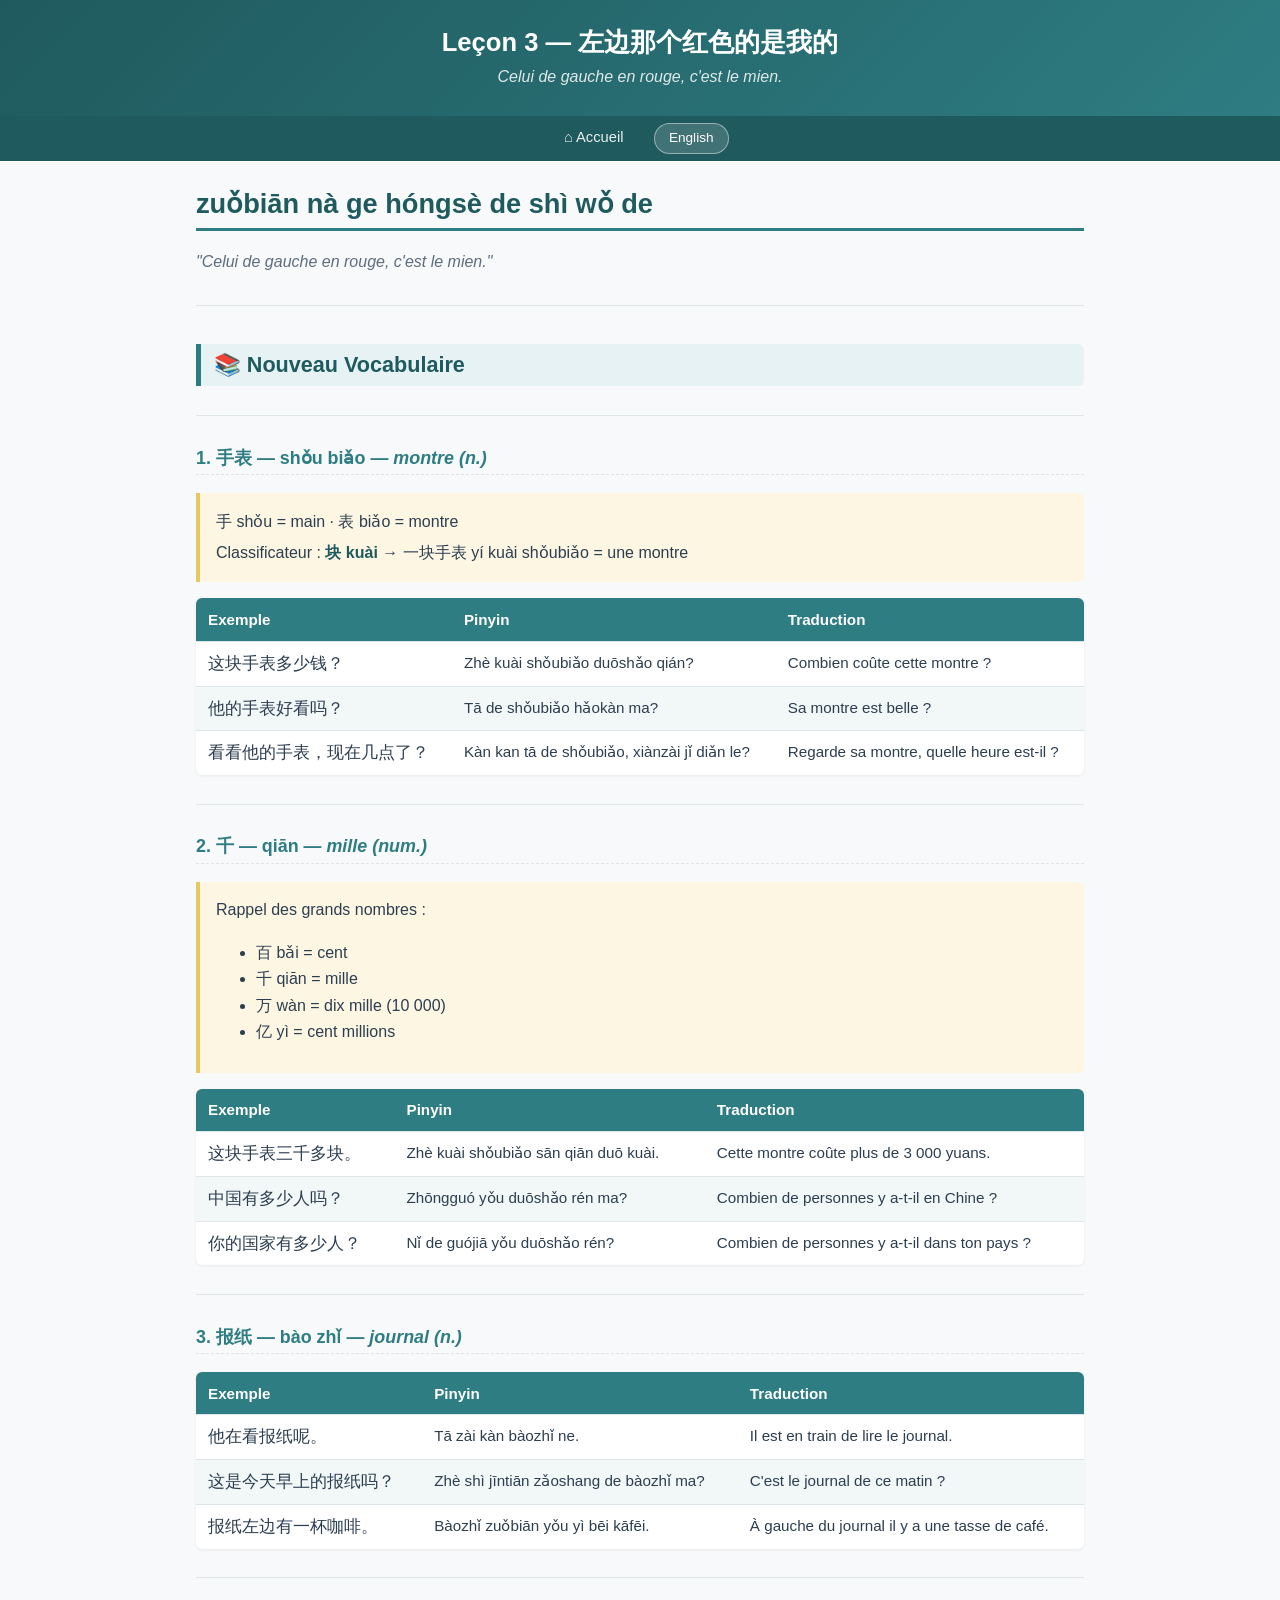
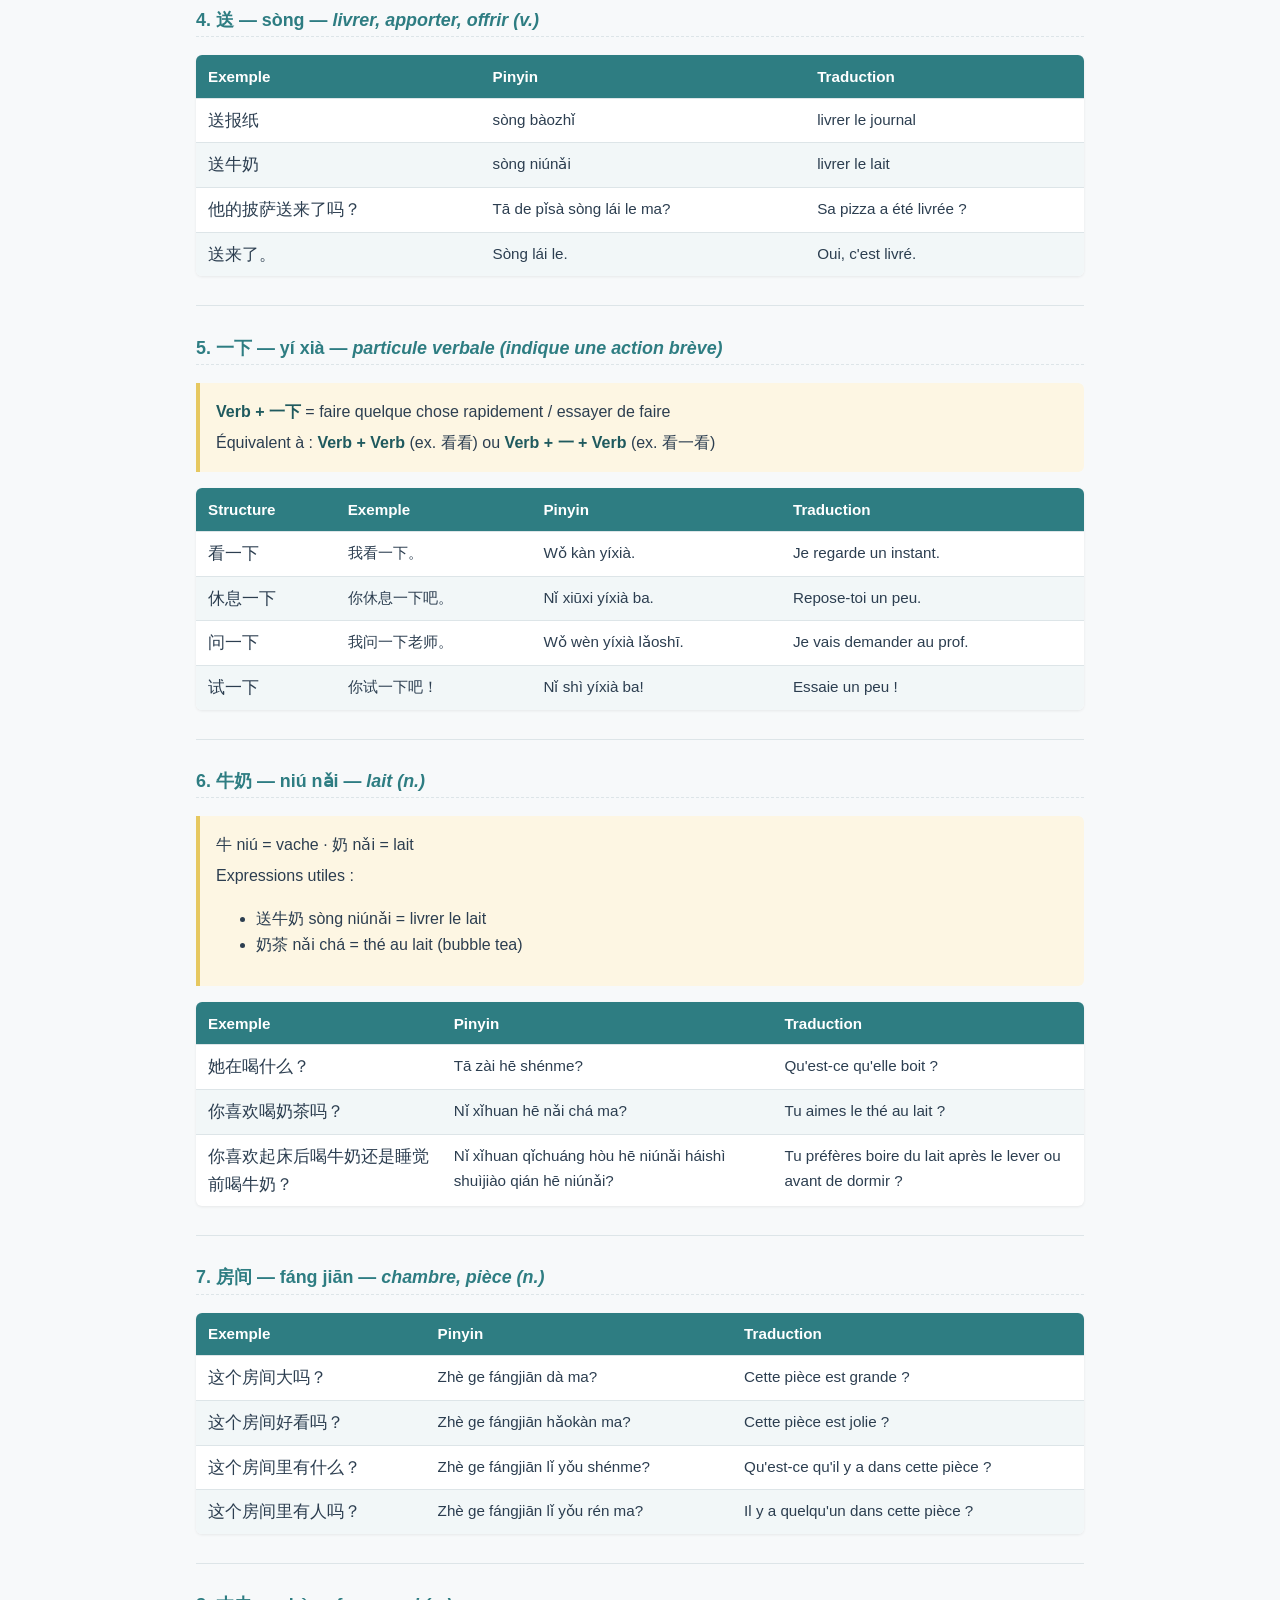
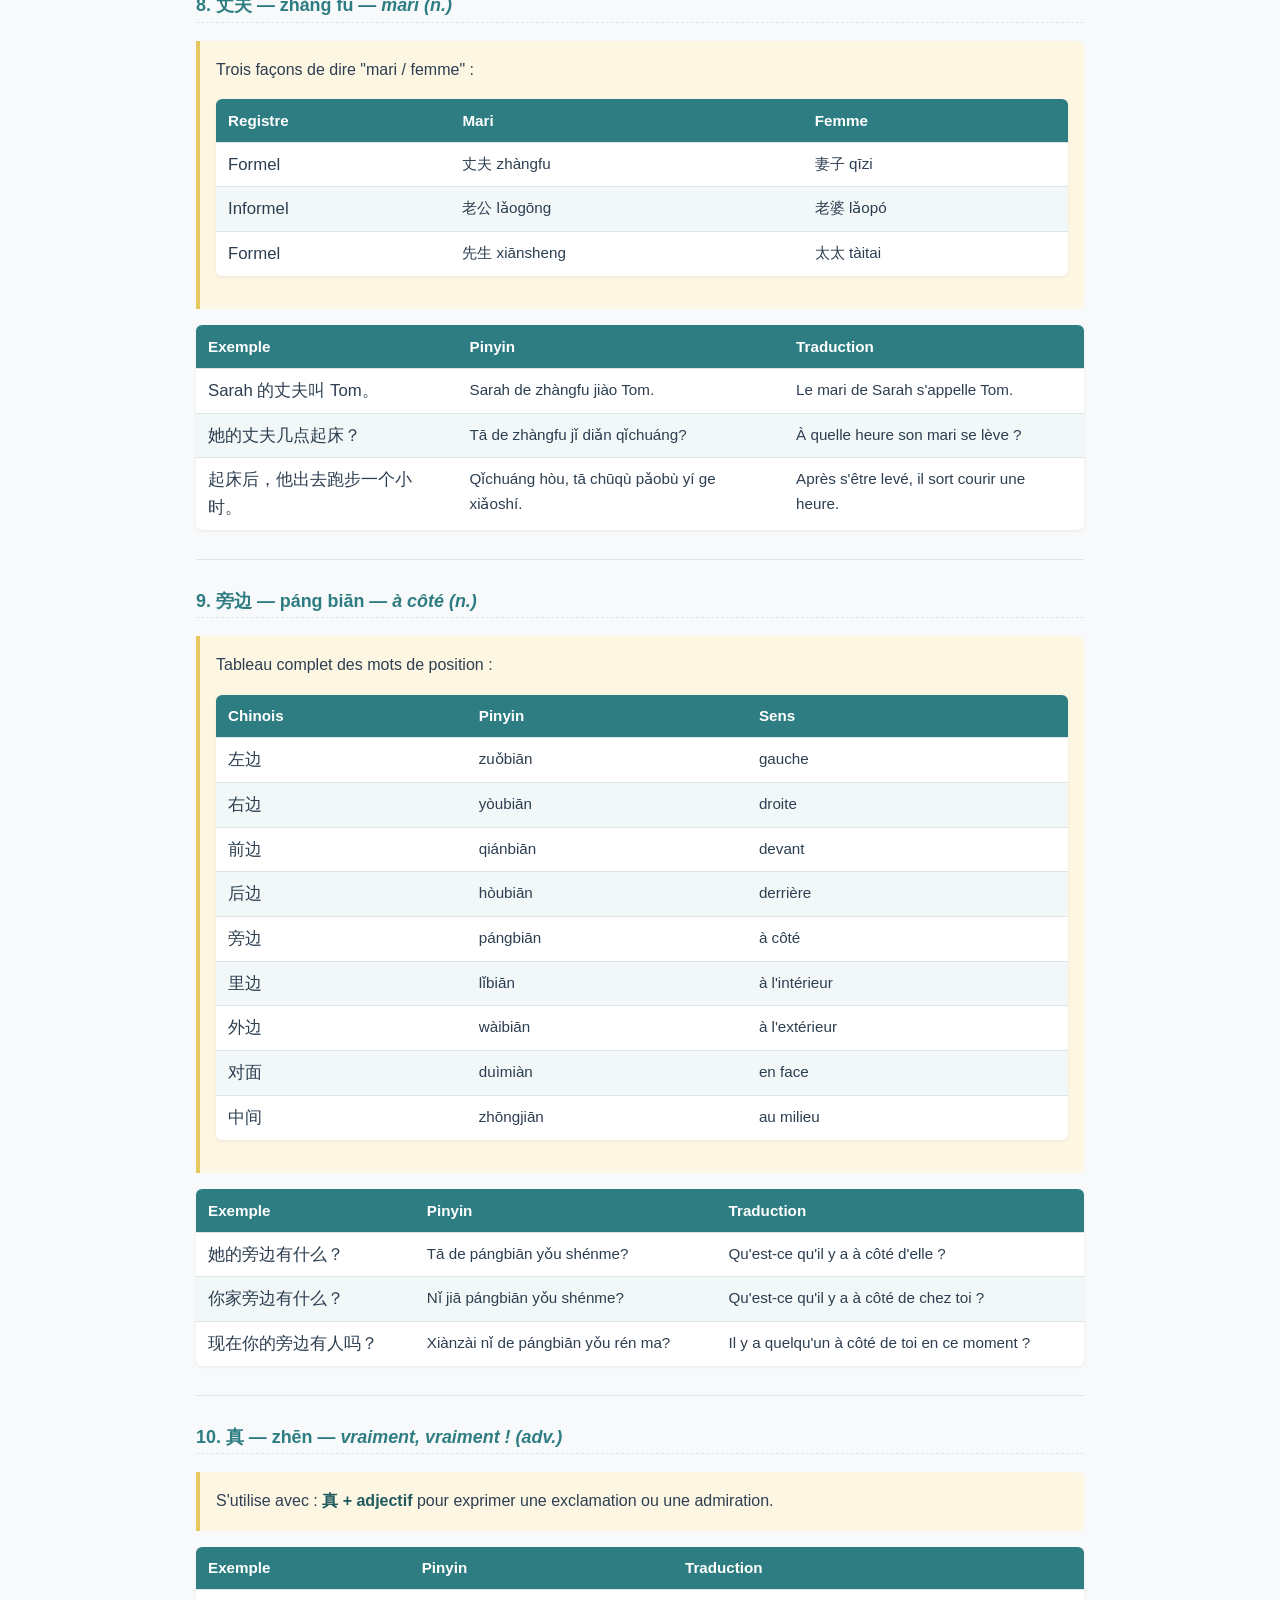
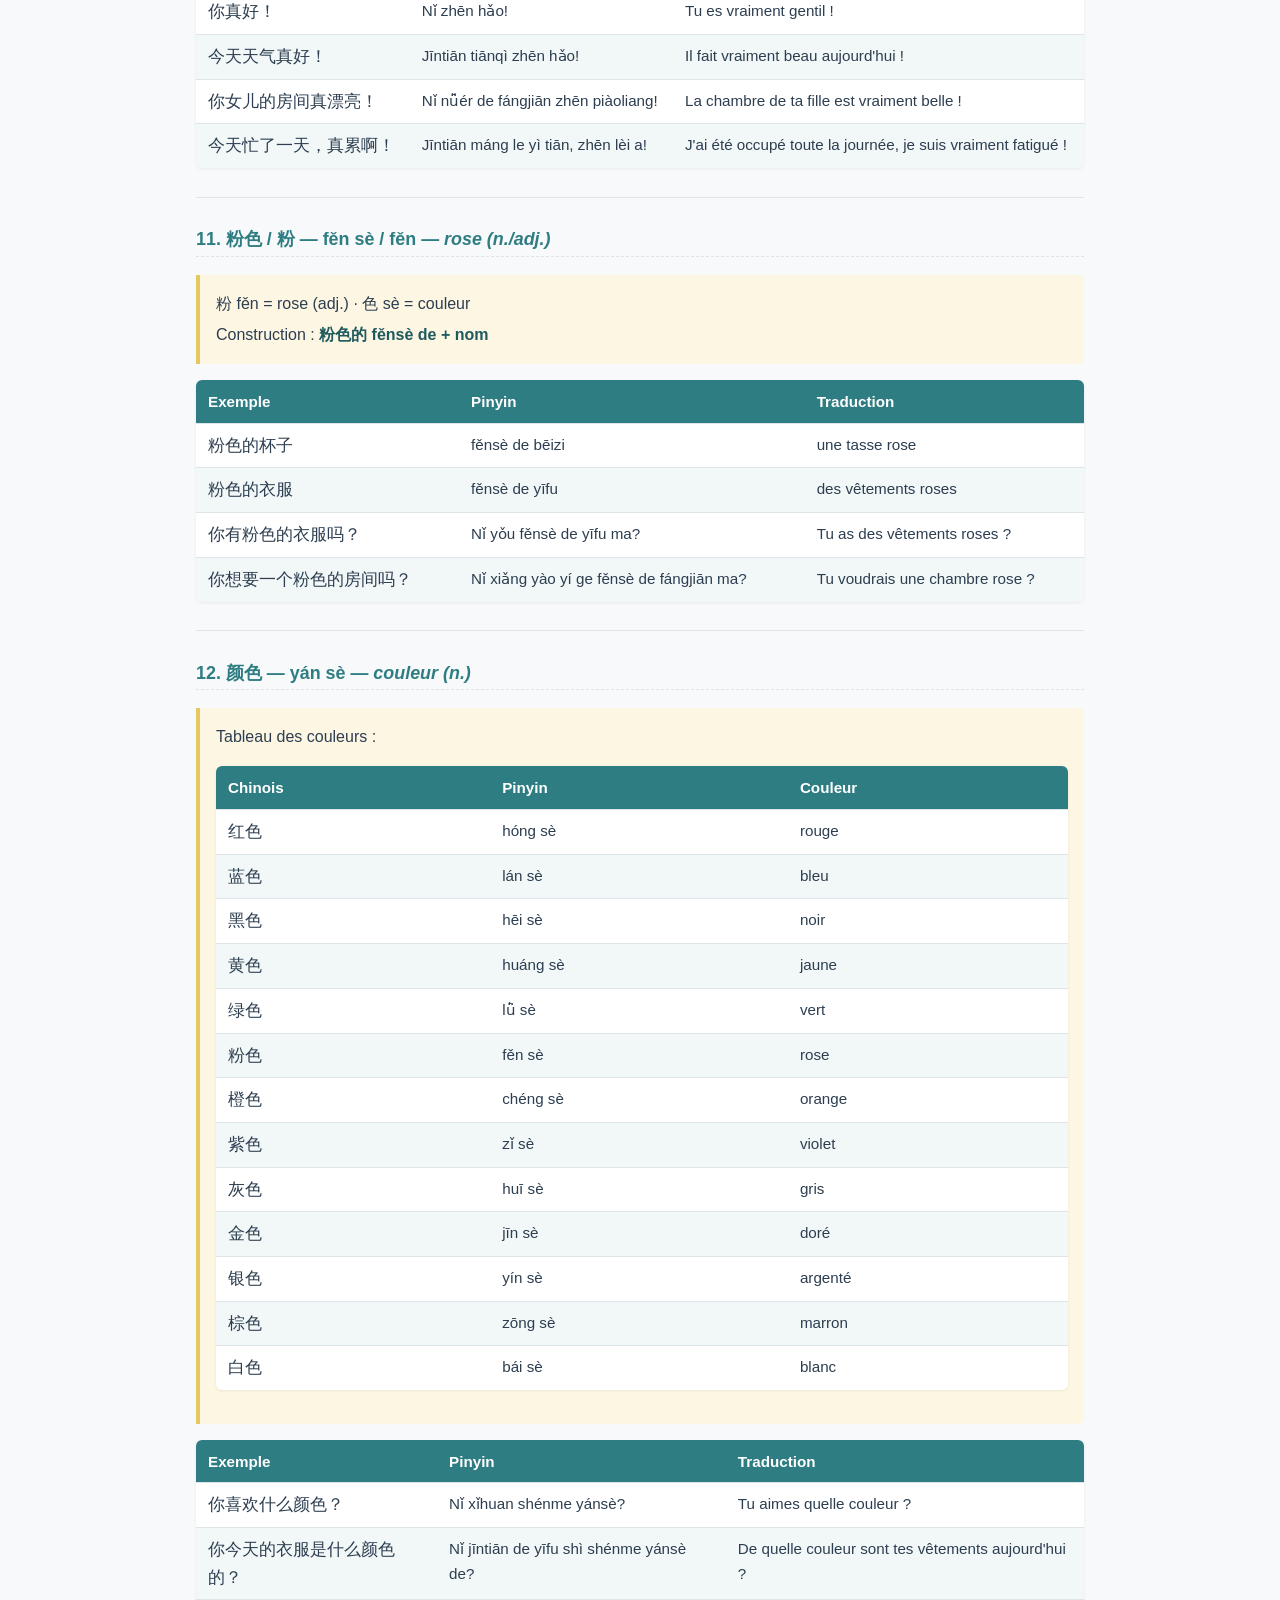
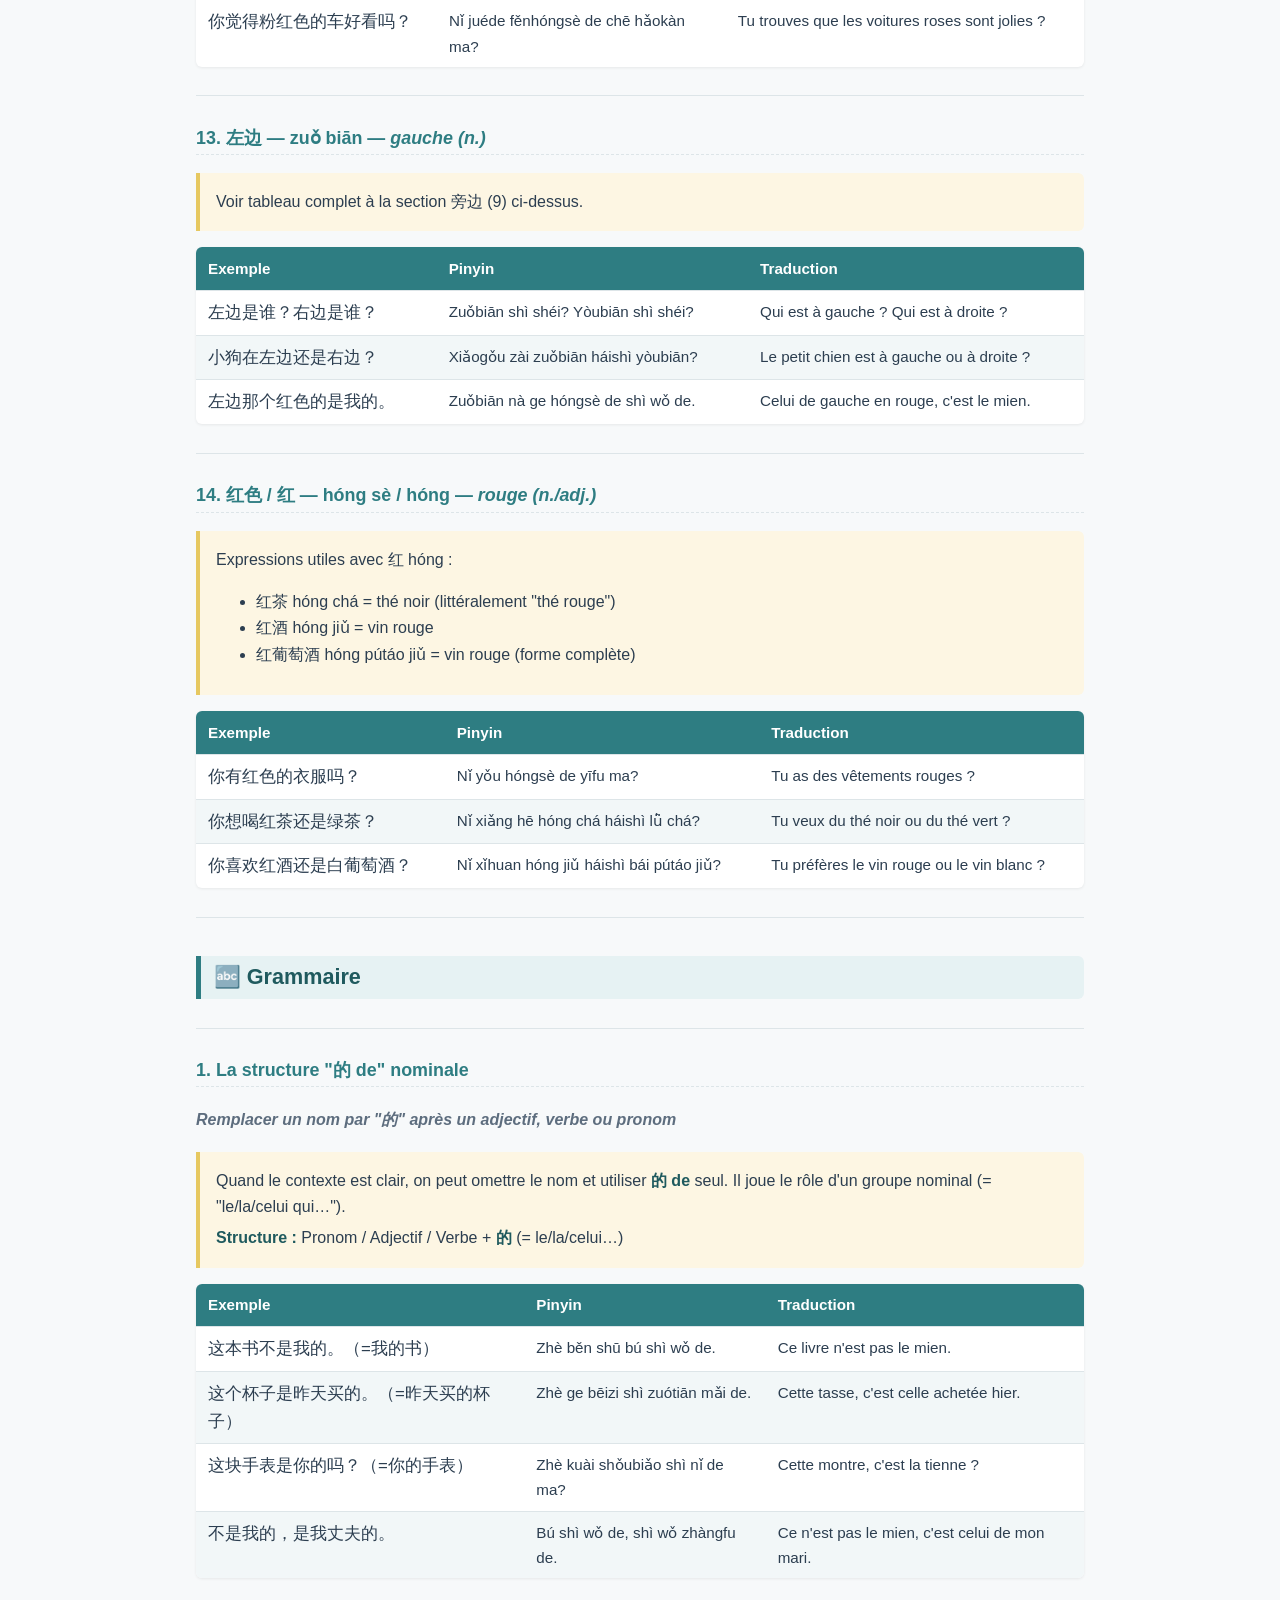
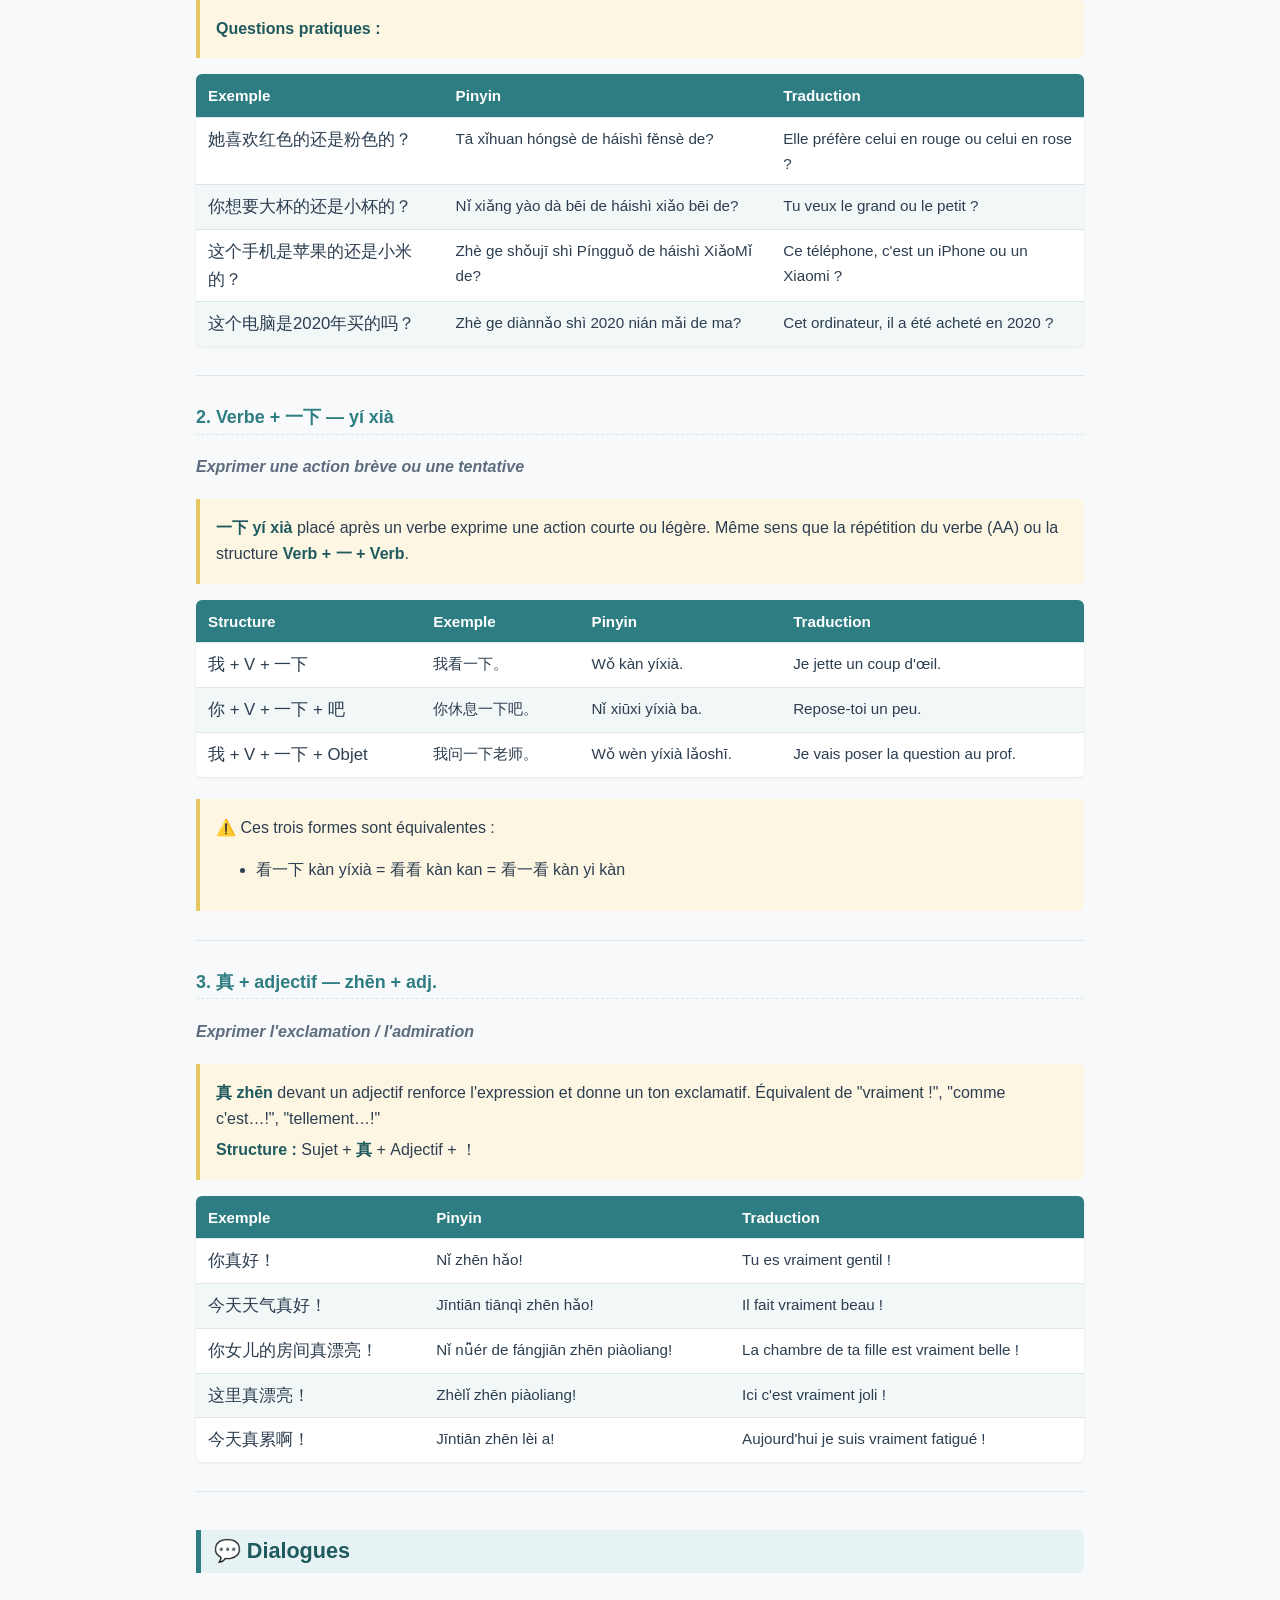
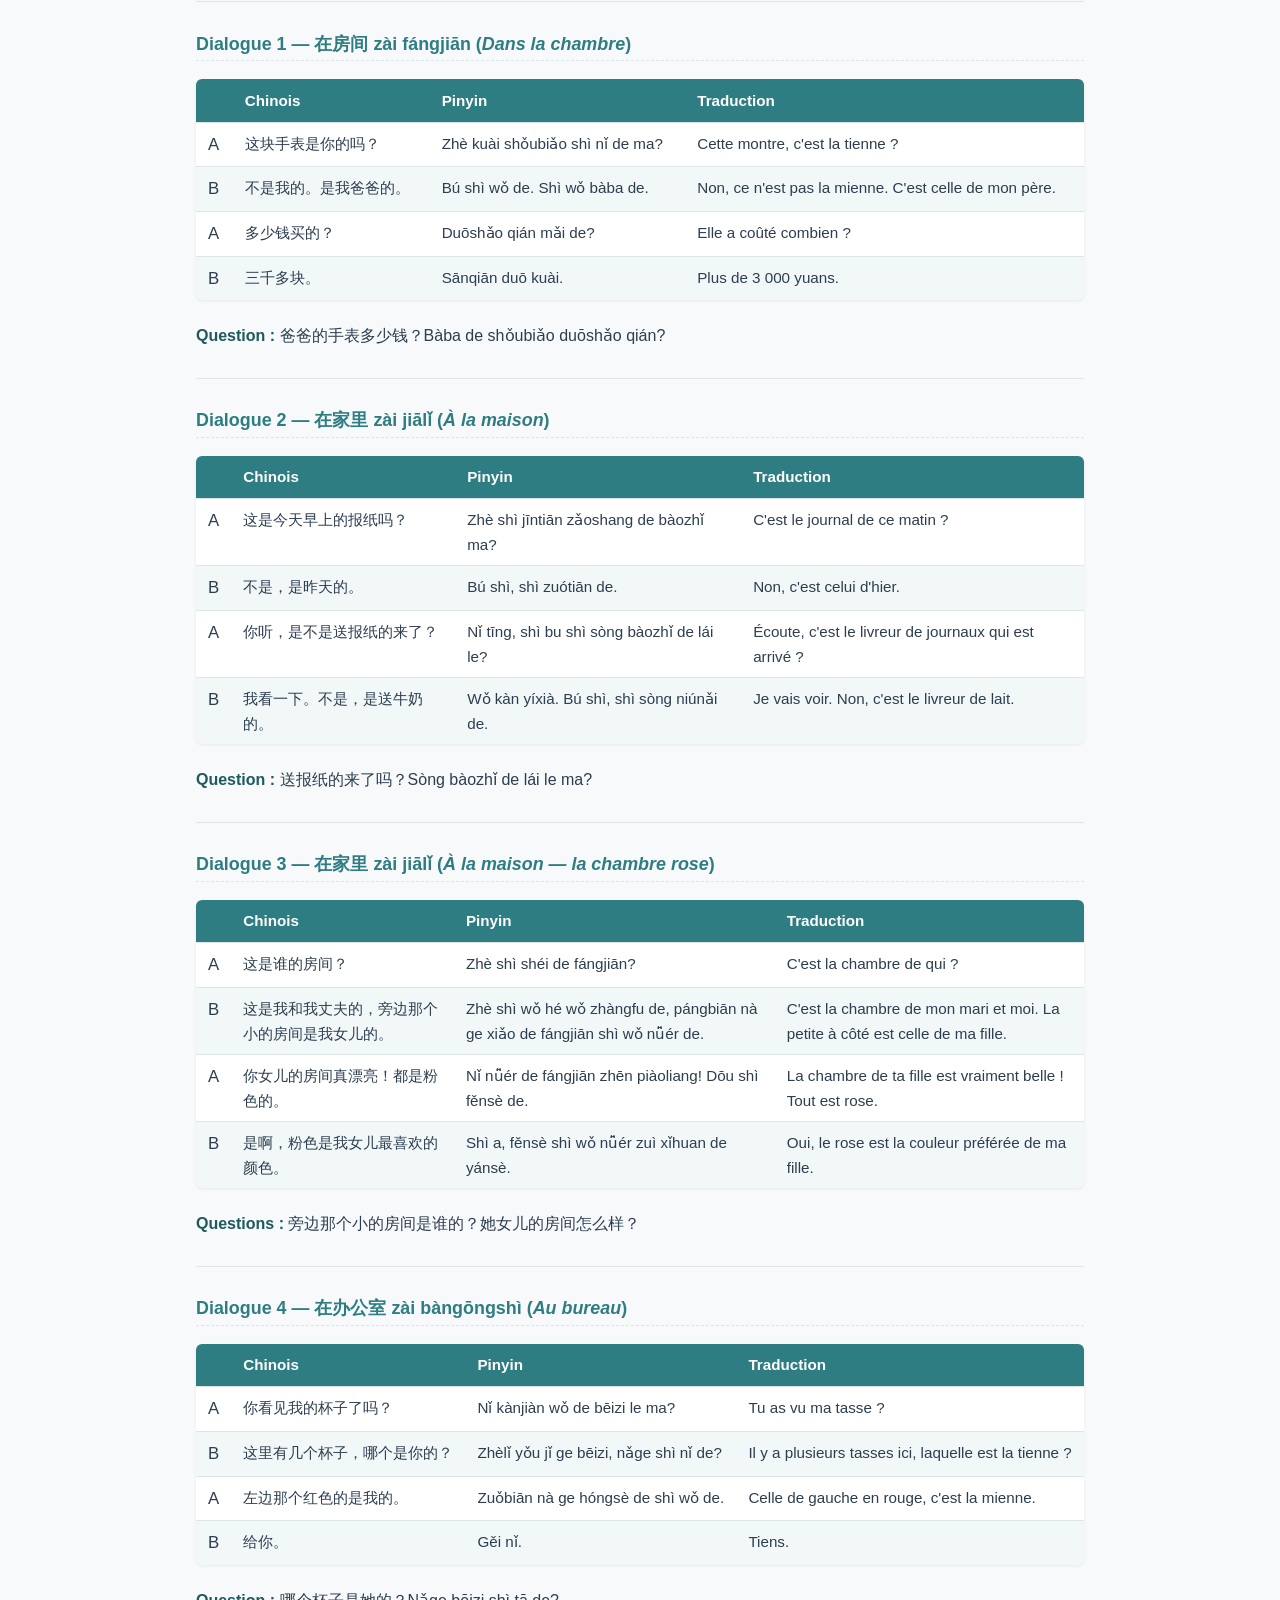
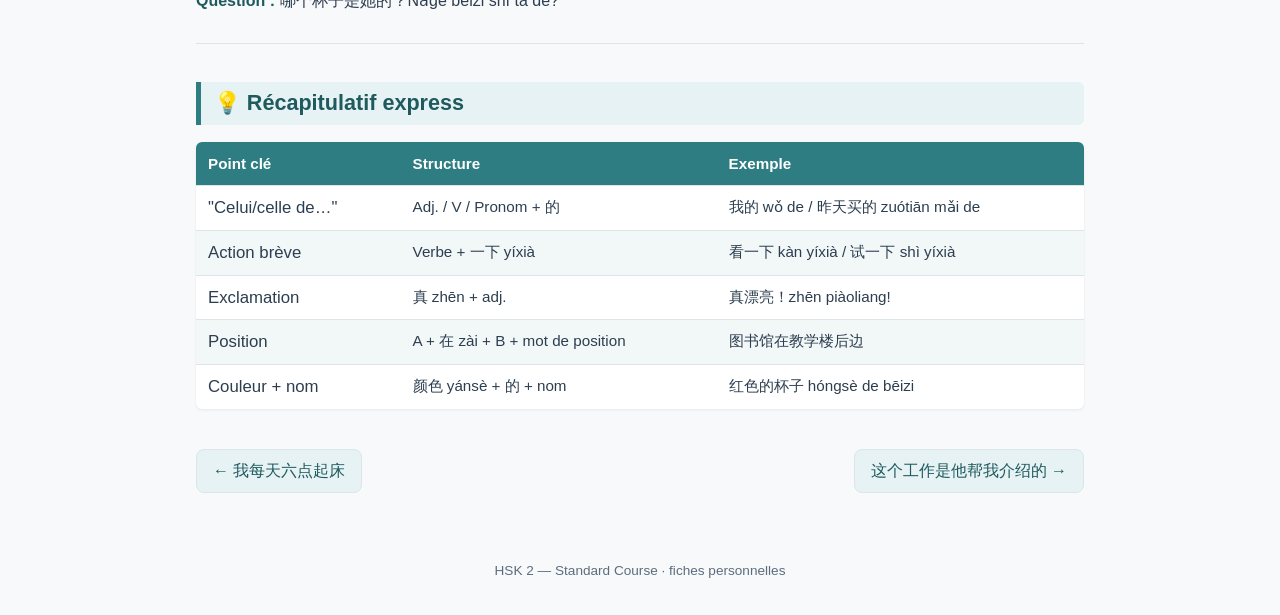
<file: lecon-03.html>
<!DOCTYPE html>
<html lang="fr" data-title-fr="Leçon 3 — 左边那个红色的是我的" data-title-en="Lesson 3 — 左边那个红色的是我的">
<head>
<meta charset="utf-8">
<meta name="viewport" content="width=device-width, initial-scale=1">
<title>Leçon 3 — 左边那个红色的是我的</title>
<link rel="stylesheet" href="style.css">
<script>try{if(localStorage.getItem('hsk2-lang')==='en')document.documentElement.classList.add('en');}catch(e){}</script>
</head>
<body>
<header class="site">
  <h1><span class="lang-fr">Leçon 3 — 左边那个红色的是我的</span><span class="lang-en">Lesson 3 — 左边那个红色的是我的</span></h1>
  <p><span class="lang-fr">Celui de gauche en rouge, c'est le mien.</span><span class="lang-en">The red one on the left is mine.</span></p>
</header>
<nav class="top">
  <a href="index.html"><span class="lang-fr">&#8962; Accueil</span><span class="lang-en">&#8962; Home</span></a>
  <button id="lang-toggle" type="button" aria-label="Changer de langue / Switch language"><span class="lang-fr">English</span><span class="lang-en">Français</span></button>
</nav>
<main>
<div class="lang-fr">
<h1>zuǒbiān nà ge hóngsè de shì wǒ de</h1>
<p><em>"Celui de gauche en rouge, c'est le mien."</em></p>
<hr />
<h2>📚 Nouveau Vocabulaire</h2>
<hr />
<h3>1. 手表 — shǒu biǎo — <em>montre (n.)</em></h3>
<blockquote>
<p>手 shǒu = main · 表 biǎo = montre</p>
<p>Classificateur : <strong>块 kuài</strong> → 一块手表 yí kuài shǒubiǎo = une montre</p>
</blockquote>
<table>
<thead>
<tr>
<th>Exemple</th>
<th>Pinyin</th>
<th>Traduction</th>
</tr>
</thead>
<tbody>
<tr>
<td>这块手表多少钱？</td>
<td>Zhè kuài shǒubiǎo duōshǎo qián?</td>
<td>Combien coûte cette montre ?</td>
</tr>
<tr>
<td>他的手表好看吗？</td>
<td>Tā de shǒubiǎo hǎokàn ma?</td>
<td>Sa montre est belle ?</td>
</tr>
<tr>
<td>看看他的手表，现在几点了？</td>
<td>Kàn kan tā de shǒubiǎo, xiànzài jǐ diǎn le?</td>
<td>Regarde sa montre, quelle heure est-il ?</td>
</tr>
</tbody>
</table>
<hr />
<h3>2. 千 — qiān — <em>mille (num.)</em></h3>
<blockquote>
<p>Rappel des grands nombres :</p>
<ul>
<li>百 bǎi = cent</li>
<li>千 qiān = mille</li>
<li>万 wàn = dix mille (10 000)</li>
<li>亿 yì = cent millions</li>
</ul>
</blockquote>
<table>
<thead>
<tr>
<th>Exemple</th>
<th>Pinyin</th>
<th>Traduction</th>
</tr>
</thead>
<tbody>
<tr>
<td>这块手表三千多块。</td>
<td>Zhè kuài shǒubiǎo sān qiān duō kuài.</td>
<td>Cette montre coûte plus de 3 000 yuans.</td>
</tr>
<tr>
<td>中国有多少人吗？</td>
<td>Zhōngguó yǒu duōshǎo rén ma?</td>
<td>Combien de personnes y a-t-il en Chine ?</td>
</tr>
<tr>
<td>你的国家有多少人？</td>
<td>Nǐ de guójiā yǒu duōshǎo rén?</td>
<td>Combien de personnes y a-t-il dans ton pays ?</td>
</tr>
</tbody>
</table>
<hr />
<h3>3. 报纸 — bào zhǐ — <em>journal (n.)</em></h3>
<table>
<thead>
<tr>
<th>Exemple</th>
<th>Pinyin</th>
<th>Traduction</th>
</tr>
</thead>
<tbody>
<tr>
<td>他在看报纸呢。</td>
<td>Tā zài kàn bàozhǐ ne.</td>
<td>Il est en train de lire le journal.</td>
</tr>
<tr>
<td>这是今天早上的报纸吗？</td>
<td>Zhè shì jīntiān zǎoshang de bàozhǐ ma?</td>
<td>C'est le journal de ce matin ?</td>
</tr>
<tr>
<td>报纸左边有一杯咖啡。</td>
<td>Bàozhǐ zuǒbiān yǒu yì bēi kāfēi.</td>
<td>À gauche du journal il y a une tasse de café.</td>
</tr>
</tbody>
</table>
<hr />
<h3>4. 送 — sòng — <em>livrer, apporter, offrir (v.)</em></h3>
<table>
<thead>
<tr>
<th>Exemple</th>
<th>Pinyin</th>
<th>Traduction</th>
</tr>
</thead>
<tbody>
<tr>
<td>送报纸</td>
<td>sòng bàozhǐ</td>
<td>livrer le journal</td>
</tr>
<tr>
<td>送牛奶</td>
<td>sòng niúnǎi</td>
<td>livrer le lait</td>
</tr>
<tr>
<td>他的披萨送来了吗？</td>
<td>Tā de pǐsà sòng lái le ma?</td>
<td>Sa pizza a été livrée ?</td>
</tr>
<tr>
<td>送来了。</td>
<td>Sòng lái le.</td>
<td>Oui, c'est livré.</td>
</tr>
</tbody>
</table>
<hr />
<h3>5. 一下 — yí xià — <em>particule verbale (indique une action brève)</em></h3>
<blockquote>
<p><strong>Verb + 一下</strong> = faire quelque chose rapidement / essayer de faire</p>
<p>Équivalent à : <strong>Verb + Verb</strong> (ex. 看看) ou <strong>Verb + 一 + Verb</strong> (ex. 看一看)</p>
</blockquote>
<table>
<thead>
<tr>
<th>Structure</th>
<th>Exemple</th>
<th>Pinyin</th>
<th>Traduction</th>
</tr>
</thead>
<tbody>
<tr>
<td>看一下</td>
<td>我看一下。</td>
<td>Wǒ kàn yíxià.</td>
<td>Je regarde un instant.</td>
</tr>
<tr>
<td>休息一下</td>
<td>你休息一下吧。</td>
<td>Nǐ xiūxi yíxià ba.</td>
<td>Repose-toi un peu.</td>
</tr>
<tr>
<td>问一下</td>
<td>我问一下老师。</td>
<td>Wǒ wèn yíxià lǎoshī.</td>
<td>Je vais demander au prof.</td>
</tr>
<tr>
<td>试一下</td>
<td>你试一下吧！</td>
<td>Nǐ shì yíxià ba!</td>
<td>Essaie un peu !</td>
</tr>
</tbody>
</table>
<hr />
<h3>6. 牛奶 — niú nǎi — <em>lait (n.)</em></h3>
<blockquote>
<p>牛 niú = vache · 奶 nǎi = lait</p>
<p>Expressions utiles :</p>
<ul>
<li>送牛奶 sòng niúnǎi = livrer le lait</li>
<li>奶茶 nǎi chá = thé au lait (bubble tea)</li>
</ul>
</blockquote>
<table>
<thead>
<tr>
<th>Exemple</th>
<th>Pinyin</th>
<th>Traduction</th>
</tr>
</thead>
<tbody>
<tr>
<td>她在喝什么？</td>
<td>Tā zài hē shénme?</td>
<td>Qu'est-ce qu'elle boit ?</td>
</tr>
<tr>
<td>你喜欢喝奶茶吗？</td>
<td>Nǐ xǐhuan hē nǎi chá ma?</td>
<td>Tu aimes le thé au lait ?</td>
</tr>
<tr>
<td>你喜欢起床后喝牛奶还是睡觉前喝牛奶？</td>
<td>Nǐ xǐhuan qǐchuáng hòu hē niúnǎi háishì shuìjiào qián hē niúnǎi?</td>
<td>Tu préfères boire du lait après le lever ou avant de dormir ?</td>
</tr>
</tbody>
</table>
<hr />
<h3>7. 房间 — fáng jiān — <em>chambre, pièce (n.)</em></h3>
<table>
<thead>
<tr>
<th>Exemple</th>
<th>Pinyin</th>
<th>Traduction</th>
</tr>
</thead>
<tbody>
<tr>
<td>这个房间大吗？</td>
<td>Zhè ge fángjiān dà ma?</td>
<td>Cette pièce est grande ?</td>
</tr>
<tr>
<td>这个房间好看吗？</td>
<td>Zhè ge fángjiān hǎokàn ma?</td>
<td>Cette pièce est jolie ?</td>
</tr>
<tr>
<td>这个房间里有什么？</td>
<td>Zhè ge fángjiān lǐ yǒu shénme?</td>
<td>Qu'est-ce qu'il y a dans cette pièce ?</td>
</tr>
<tr>
<td>这个房间里有人吗？</td>
<td>Zhè ge fángjiān lǐ yǒu rén ma?</td>
<td>Il y a quelqu'un dans cette pièce ?</td>
</tr>
</tbody>
</table>
<hr />
<h3>8. 丈夫 — zhàng fu — <em>mari (n.)</em></h3>
<blockquote>
<p>Trois façons de dire "mari / femme" :</p>
<table>
<thead>
<tr>
<th>Registre</th>
<th>Mari</th>
<th>Femme</th>
</tr>
</thead>
<tbody>
<tr>
<td>Formel</td>
<td>丈夫 zhàngfu</td>
<td>妻子 qīzi</td>
</tr>
<tr>
<td>Informel</td>
<td>老公 lǎogōng</td>
<td>老婆 lǎopó</td>
</tr>
<tr>
<td>Formel</td>
<td>先生 xiānsheng</td>
<td>太太 tàitai</td>
</tr>
</tbody>
</table>
</blockquote>
<table>
<thead>
<tr>
<th>Exemple</th>
<th>Pinyin</th>
<th>Traduction</th>
</tr>
</thead>
<tbody>
<tr>
<td>Sarah 的丈夫叫 Tom。</td>
<td>Sarah de zhàngfu jiào Tom.</td>
<td>Le mari de Sarah s'appelle Tom.</td>
</tr>
<tr>
<td>她的丈夫几点起床？</td>
<td>Tā de zhàngfu jǐ diǎn qǐchuáng?</td>
<td>À quelle heure son mari se lève ?</td>
</tr>
<tr>
<td>起床后，他出去跑步一个小时。</td>
<td>Qǐchuáng hòu, tā chūqù pǎobù yí ge xiǎoshí.</td>
<td>Après s'être levé, il sort courir une heure.</td>
</tr>
</tbody>
</table>
<hr />
<h3>9. 旁边 — páng biān — <em>à côté (n.)</em></h3>
<blockquote>
<p>Tableau complet des mots de position :</p>
<table>
<thead>
<tr>
<th>Chinois</th>
<th>Pinyin</th>
<th>Sens</th>
</tr>
</thead>
<tbody>
<tr>
<td>左边</td>
<td>zuǒbiān</td>
<td>gauche</td>
</tr>
<tr>
<td>右边</td>
<td>yòubiān</td>
<td>droite</td>
</tr>
<tr>
<td>前边</td>
<td>qiánbiān</td>
<td>devant</td>
</tr>
<tr>
<td>后边</td>
<td>hòubiān</td>
<td>derrière</td>
</tr>
<tr>
<td>旁边</td>
<td>pángbiān</td>
<td>à côté</td>
</tr>
<tr>
<td>里边</td>
<td>lǐbiān</td>
<td>à l'intérieur</td>
</tr>
<tr>
<td>外边</td>
<td>wàibiān</td>
<td>à l'extérieur</td>
</tr>
<tr>
<td>对面</td>
<td>duìmiàn</td>
<td>en face</td>
</tr>
<tr>
<td>中间</td>
<td>zhōngjiān</td>
<td>au milieu</td>
</tr>
</tbody>
</table>
</blockquote>
<table>
<thead>
<tr>
<th>Exemple</th>
<th>Pinyin</th>
<th>Traduction</th>
</tr>
</thead>
<tbody>
<tr>
<td>她的旁边有什么？</td>
<td>Tā de pángbiān yǒu shénme?</td>
<td>Qu'est-ce qu'il y a à côté d'elle ?</td>
</tr>
<tr>
<td>你家旁边有什么？</td>
<td>Nǐ jiā pángbiān yǒu shénme?</td>
<td>Qu'est-ce qu'il y a à côté de chez toi ?</td>
</tr>
<tr>
<td>现在你的旁边有人吗？</td>
<td>Xiànzài nǐ de pángbiān yǒu rén ma?</td>
<td>Il y a quelqu'un à côté de toi en ce moment ?</td>
</tr>
</tbody>
</table>
<hr />
<h3>10. 真 — zhēn — <em>vraiment, vraiment ! (adv.)</em></h3>
<blockquote>
<p>S'utilise avec : <strong>真 + adjectif</strong> pour exprimer une exclamation ou une admiration.</p>
</blockquote>
<table>
<thead>
<tr>
<th>Exemple</th>
<th>Pinyin</th>
<th>Traduction</th>
</tr>
</thead>
<tbody>
<tr>
<td>你真好！</td>
<td>Nǐ zhēn hǎo!</td>
<td>Tu es vraiment gentil !</td>
</tr>
<tr>
<td>今天天气真好！</td>
<td>Jīntiān tiānqì zhēn hǎo!</td>
<td>Il fait vraiment beau aujourd'hui !</td>
</tr>
<tr>
<td>你女儿的房间真漂亮！</td>
<td>Nǐ nǚér de fángjiān zhēn piàoliang!</td>
<td>La chambre de ta fille est vraiment belle !</td>
</tr>
<tr>
<td>今天忙了一天，真累啊！</td>
<td>Jīntiān máng le yì tiān, zhēn lèi a!</td>
<td>J'ai été occupé toute la journée, je suis vraiment fatigué !</td>
</tr>
</tbody>
</table>
<hr />
<h3>11. 粉色 / 粉 — fěn sè / fěn — <em>rose (n./adj.)</em></h3>
<blockquote>
<p>粉 fěn = rose (adj.) · 色 sè = couleur</p>
<p>Construction : <strong>粉色的 fěnsè de + nom</strong></p>
</blockquote>
<table>
<thead>
<tr>
<th>Exemple</th>
<th>Pinyin</th>
<th>Traduction</th>
</tr>
</thead>
<tbody>
<tr>
<td>粉色的杯子</td>
<td>fěnsè de bēizi</td>
<td>une tasse rose</td>
</tr>
<tr>
<td>粉色的衣服</td>
<td>fěnsè de yīfu</td>
<td>des vêtements roses</td>
</tr>
<tr>
<td>你有粉色的衣服吗？</td>
<td>Nǐ yǒu fěnsè de yīfu ma?</td>
<td>Tu as des vêtements roses ?</td>
</tr>
<tr>
<td>你想要一个粉色的房间吗？</td>
<td>Nǐ xiǎng yào yí ge fěnsè de fángjiān ma?</td>
<td>Tu voudrais une chambre rose ?</td>
</tr>
</tbody>
</table>
<hr />
<h3>12. 颜色 — yán sè — <em>couleur (n.)</em></h3>
<blockquote>
<p>Tableau des couleurs :</p>
<table>
<thead>
<tr>
<th>Chinois</th>
<th>Pinyin</th>
<th>Couleur</th>
</tr>
</thead>
<tbody>
<tr>
<td>红色</td>
<td>hóng sè</td>
<td>rouge</td>
</tr>
<tr>
<td>蓝色</td>
<td>lán sè</td>
<td>bleu</td>
</tr>
<tr>
<td>黑色</td>
<td>hēi sè</td>
<td>noir</td>
</tr>
<tr>
<td>黄色</td>
<td>huáng sè</td>
<td>jaune</td>
</tr>
<tr>
<td>绿色</td>
<td>lǜ sè</td>
<td>vert</td>
</tr>
<tr>
<td>粉色</td>
<td>fěn sè</td>
<td>rose</td>
</tr>
<tr>
<td>橙色</td>
<td>chéng sè</td>
<td>orange</td>
</tr>
<tr>
<td>紫色</td>
<td>zǐ sè</td>
<td>violet</td>
</tr>
<tr>
<td>灰色</td>
<td>huī sè</td>
<td>gris</td>
</tr>
<tr>
<td>金色</td>
<td>jīn sè</td>
<td>doré</td>
</tr>
<tr>
<td>银色</td>
<td>yín sè</td>
<td>argenté</td>
</tr>
<tr>
<td>棕色</td>
<td>zōng sè</td>
<td>marron</td>
</tr>
<tr>
<td>白色</td>
<td>bái sè</td>
<td>blanc</td>
</tr>
</tbody>
</table>
</blockquote>
<table>
<thead>
<tr>
<th>Exemple</th>
<th>Pinyin</th>
<th>Traduction</th>
</tr>
</thead>
<tbody>
<tr>
<td>你喜欢什么颜色？</td>
<td>Nǐ xǐhuan shénme yánsè?</td>
<td>Tu aimes quelle couleur ?</td>
</tr>
<tr>
<td>你今天的衣服是什么颜色的？</td>
<td>Nǐ jīntiān de yīfu shì shénme yánsè de?</td>
<td>De quelle couleur sont tes vêtements aujourd'hui ?</td>
</tr>
<tr>
<td>你觉得粉红色的车好看吗？</td>
<td>Nǐ juéde fěnhóngsè de chē hǎokàn ma?</td>
<td>Tu trouves que les voitures roses sont jolies ?</td>
</tr>
</tbody>
</table>
<hr />
<h3>13. 左边 — zuǒ biān — <em>gauche (n.)</em></h3>
<blockquote>
<p>Voir tableau complet à la section 旁边 (9) ci-dessus.</p>
</blockquote>
<table>
<thead>
<tr>
<th>Exemple</th>
<th>Pinyin</th>
<th>Traduction</th>
</tr>
</thead>
<tbody>
<tr>
<td>左边是谁？右边是谁？</td>
<td>Zuǒbiān shì shéi? Yòubiān shì shéi?</td>
<td>Qui est à gauche ? Qui est à droite ?</td>
</tr>
<tr>
<td>小狗在左边还是右边？</td>
<td>Xiǎogǒu zài zuǒbiān háishì yòubiān?</td>
<td>Le petit chien est à gauche ou à droite ?</td>
</tr>
<tr>
<td>左边那个红色的是我的。</td>
<td>Zuǒbiān nà ge hóngsè de shì wǒ de.</td>
<td>Celui de gauche en rouge, c'est le mien.</td>
</tr>
</tbody>
</table>
<hr />
<h3>14. 红色 / 红 — hóng sè / hóng — <em>rouge (n./adj.)</em></h3>
<blockquote>
<p>Expressions utiles avec 红 hóng :</p>
<ul>
<li>红茶 hóng chá = thé noir (littéralement "thé rouge")</li>
<li>红酒 hóng jiǔ = vin rouge</li>
<li>红葡萄酒 hóng pútáo jiǔ = vin rouge (forme complète)</li>
</ul>
</blockquote>
<table>
<thead>
<tr>
<th>Exemple</th>
<th>Pinyin</th>
<th>Traduction</th>
</tr>
</thead>
<tbody>
<tr>
<td>你有红色的衣服吗？</td>
<td>Nǐ yǒu hóngsè de yīfu ma?</td>
<td>Tu as des vêtements rouges ?</td>
</tr>
<tr>
<td>你想喝红茶还是绿茶？</td>
<td>Nǐ xiǎng hē hóng chá háishì lǜ chá?</td>
<td>Tu veux du thé noir ou du thé vert ?</td>
</tr>
<tr>
<td>你喜欢红酒还是白葡萄酒？</td>
<td>Nǐ xǐhuan hóng jiǔ háishì bái pútáo jiǔ?</td>
<td>Tu préfères le vin rouge ou le vin blanc ?</td>
</tr>
</tbody>
</table>
<hr />
<h2>🔤 Grammaire</h2>
<hr />
<h3>1. La structure "的 de" nominale</h3>
<h4><em>Remplacer un nom par "的" après un adjectif, verbe ou pronom</em></h4>
<blockquote>
<p>Quand le contexte est clair, on peut omettre le nom et utiliser <strong>的 de</strong> seul. Il joue le rôle d'un groupe nominal (= "le/la/celui qui…").</p>
<p><strong>Structure :</strong> Pronom / Adjectif / Verbe + <strong>的</strong> (= le/la/celui…)</p>
</blockquote>
<table>
<thead>
<tr>
<th>Exemple</th>
<th>Pinyin</th>
<th>Traduction</th>
</tr>
</thead>
<tbody>
<tr>
<td>这本书不是我的。（=我的书）</td>
<td>Zhè běn shū bú shì wǒ de.</td>
<td>Ce livre n'est pas le mien.</td>
</tr>
<tr>
<td>这个杯子是昨天买的。（=昨天买的杯子）</td>
<td>Zhè ge bēizi shì zuótiān mǎi de.</td>
<td>Cette tasse, c'est celle achetée hier.</td>
</tr>
<tr>
<td>这块手表是你的吗？（=你的手表）</td>
<td>Zhè kuài shǒubiǎo shì nǐ de ma?</td>
<td>Cette montre, c'est la tienne ?</td>
</tr>
<tr>
<td>不是我的，是我丈夫的。</td>
<td>Bú shì wǒ de, shì wǒ zhàngfu de.</td>
<td>Ce n'est pas le mien, c'est celui de mon mari.</td>
</tr>
</tbody>
</table>
<blockquote>
<p><strong>Questions pratiques :</strong></p>
</blockquote>
<table>
<thead>
<tr>
<th>Exemple</th>
<th>Pinyin</th>
<th>Traduction</th>
</tr>
</thead>
<tbody>
<tr>
<td>她喜欢红色的还是粉色的？</td>
<td>Tā xǐhuan hóngsè de háishì fěnsè de?</td>
<td>Elle préfère celui en rouge ou celui en rose ?</td>
</tr>
<tr>
<td>你想要大杯的还是小杯的？</td>
<td>Nǐ xiǎng yào dà bēi de háishì xiǎo bēi de?</td>
<td>Tu veux le grand ou le petit ?</td>
</tr>
<tr>
<td>这个手机是苹果的还是小米的？</td>
<td>Zhè ge shǒujī shì Píngguǒ de háishì XiǎoMǐ de?</td>
<td>Ce téléphone, c'est un iPhone ou un Xiaomi ?</td>
</tr>
<tr>
<td>这个电脑是2020年买的吗？</td>
<td>Zhè ge diànnǎo shì 2020 nián mǎi de ma?</td>
<td>Cet ordinateur, il a été acheté en 2020 ?</td>
</tr>
</tbody>
</table>
<hr />
<h3>2. Verbe + 一下 — yí xià</h3>
<h4><em>Exprimer une action brève ou une tentative</em></h4>
<blockquote>
<p><strong>一下 yí xià</strong> placé après un verbe exprime une action courte ou légère. Même sens que la répétition du verbe (AA) ou la structure <strong>Verb + 一 + Verb</strong>.</p>
</blockquote>
<table>
<thead>
<tr>
<th>Structure</th>
<th>Exemple</th>
<th>Pinyin</th>
<th>Traduction</th>
</tr>
</thead>
<tbody>
<tr>
<td>我 + V + 一下</td>
<td>我看一下。</td>
<td>Wǒ kàn yíxià.</td>
<td>Je jette un coup d'œil.</td>
</tr>
<tr>
<td>你 + V + 一下 + 吧</td>
<td>你休息一下吧。</td>
<td>Nǐ xiūxi yíxià ba.</td>
<td>Repose-toi un peu.</td>
</tr>
<tr>
<td>我 + V + 一下 + Objet</td>
<td>我问一下老师。</td>
<td>Wǒ wèn yíxià lǎoshī.</td>
<td>Je vais poser la question au prof.</td>
</tr>
</tbody>
</table>
<blockquote>
<p>⚠️ Ces trois formes sont équivalentes :</p>
<ul>
<li>看一下 kàn yíxià = 看看 kàn kan = 看一看 kàn yi kàn</li>
</ul>
</blockquote>
<hr />
<h3>3. 真 + adjectif — zhēn + adj.</h3>
<h4><em>Exprimer l'exclamation / l'admiration</em></h4>
<blockquote>
<p><strong>真 zhēn</strong> devant un adjectif renforce l'expression et donne un ton exclamatif. Équivalent de "vraiment !", "comme c'est…!", "tellement…!"</p>
<p><strong>Structure :</strong> Sujet + <strong>真</strong> + Adjectif + ！</p>
</blockquote>
<table>
<thead>
<tr>
<th>Exemple</th>
<th>Pinyin</th>
<th>Traduction</th>
</tr>
</thead>
<tbody>
<tr>
<td>你真好！</td>
<td>Nǐ zhēn hǎo!</td>
<td>Tu es vraiment gentil !</td>
</tr>
<tr>
<td>今天天气真好！</td>
<td>Jīntiān tiānqì zhēn hǎo!</td>
<td>Il fait vraiment beau !</td>
</tr>
<tr>
<td>你女儿的房间真漂亮！</td>
<td>Nǐ nǚér de fángjiān zhēn piàoliang!</td>
<td>La chambre de ta fille est vraiment belle !</td>
</tr>
<tr>
<td>这里真漂亮！</td>
<td>Zhèlǐ zhēn piàoliang!</td>
<td>Ici c'est vraiment joli !</td>
</tr>
<tr>
<td>今天真累啊！</td>
<td>Jīntiān zhēn lèi a!</td>
<td>Aujourd'hui je suis vraiment fatigué !</td>
</tr>
</tbody>
</table>
<hr />
<h2>💬 Dialogues</h2>
<hr />
<h3>Dialogue 1 — 在房间 zài fángjiān (<em>Dans la chambre</em>)</h3>
<table>
<thead>
<tr>
<th></th>
<th>Chinois</th>
<th>Pinyin</th>
<th>Traduction</th>
</tr>
</thead>
<tbody>
<tr>
<td>A</td>
<td>这块手表是你的吗？</td>
<td>Zhè kuài shǒubiǎo shì nǐ de ma?</td>
<td>Cette montre, c'est la tienne ?</td>
</tr>
<tr>
<td>B</td>
<td>不是我的。是我爸爸的。</td>
<td>Bú shì wǒ de. Shì wǒ bàba de.</td>
<td>Non, ce n'est pas la mienne. C'est celle de mon père.</td>
</tr>
<tr>
<td>A</td>
<td>多少钱买的？</td>
<td>Duōshǎo qián mǎi de?</td>
<td>Elle a coûté combien ?</td>
</tr>
<tr>
<td>B</td>
<td>三千多块。</td>
<td>Sānqiān duō kuài.</td>
<td>Plus de 3 000 yuans.</td>
</tr>
</tbody>
</table>
<p><strong>Question :</strong> 爸爸的手表多少钱？Bàba de shǒubiǎo duōshǎo qián?</p>
<hr />
<h3>Dialogue 2 — 在家里 zài jiālǐ (<em>À la maison</em>)</h3>
<table>
<thead>
<tr>
<th></th>
<th>Chinois</th>
<th>Pinyin</th>
<th>Traduction</th>
</tr>
</thead>
<tbody>
<tr>
<td>A</td>
<td>这是今天早上的报纸吗？</td>
<td>Zhè shì jīntiān zǎoshang de bàozhǐ ma?</td>
<td>C'est le journal de ce matin ?</td>
</tr>
<tr>
<td>B</td>
<td>不是，是昨天的。</td>
<td>Bú shì, shì zuótiān de.</td>
<td>Non, c'est celui d'hier.</td>
</tr>
<tr>
<td>A</td>
<td>你听，是不是送报纸的来了？</td>
<td>Nǐ tīng, shì bu shì sòng bàozhǐ de lái le?</td>
<td>Écoute, c'est le livreur de journaux qui est arrivé ?</td>
</tr>
<tr>
<td>B</td>
<td>我看一下。不是，是送牛奶的。</td>
<td>Wǒ kàn yíxià. Bú shì, shì sòng niúnǎi de.</td>
<td>Je vais voir. Non, c'est le livreur de lait.</td>
</tr>
</tbody>
</table>
<p><strong>Question :</strong> 送报纸的来了吗？Sòng bàozhǐ de lái le ma?</p>
<hr />
<h3>Dialogue 3 — 在家里 zài jiālǐ (<em>À la maison — la chambre rose</em>)</h3>
<table>
<thead>
<tr>
<th></th>
<th>Chinois</th>
<th>Pinyin</th>
<th>Traduction</th>
</tr>
</thead>
<tbody>
<tr>
<td>A</td>
<td>这是谁的房间？</td>
<td>Zhè shì shéi de fángjiān?</td>
<td>C'est la chambre de qui ?</td>
</tr>
<tr>
<td>B</td>
<td>这是我和我丈夫的，旁边那个小的房间是我女儿的。</td>
<td>Zhè shì wǒ hé wǒ zhàngfu de, pángbiān nà ge xiǎo de fángjiān shì wǒ nǚér de.</td>
<td>C'est la chambre de mon mari et moi. La petite à côté est celle de ma fille.</td>
</tr>
<tr>
<td>A</td>
<td>你女儿的房间真漂亮！都是粉色的。</td>
<td>Nǐ nǚér de fángjiān zhēn piàoliang! Dōu shì fěnsè de.</td>
<td>La chambre de ta fille est vraiment belle ! Tout est rose.</td>
</tr>
<tr>
<td>B</td>
<td>是啊，粉色是我女儿最喜欢的颜色。</td>
<td>Shì a, fěnsè shì wǒ nǚér zuì xǐhuan de yánsè.</td>
<td>Oui, le rose est la couleur préférée de ma fille.</td>
</tr>
</tbody>
</table>
<p><strong>Questions :</strong> 旁边那个小的房间是谁的？她女儿的房间怎么样？</p>
<hr />
<h3>Dialogue 4 — 在办公室 zài bàngōngshì (<em>Au bureau</em>)</h3>
<table>
<thead>
<tr>
<th></th>
<th>Chinois</th>
<th>Pinyin</th>
<th>Traduction</th>
</tr>
</thead>
<tbody>
<tr>
<td>A</td>
<td>你看见我的杯子了吗？</td>
<td>Nǐ kànjiàn wǒ de bēizi le ma?</td>
<td>Tu as vu ma tasse ?</td>
</tr>
<tr>
<td>B</td>
<td>这里有几个杯子，哪个是你的？</td>
<td>Zhèlǐ yǒu jǐ ge bēizi, nǎge shì nǐ de?</td>
<td>Il y a plusieurs tasses ici, laquelle est la tienne ?</td>
</tr>
<tr>
<td>A</td>
<td>左边那个红色的是我的。</td>
<td>Zuǒbiān nà ge hóngsè de shì wǒ de.</td>
<td>Celle de gauche en rouge, c'est la mienne.</td>
</tr>
<tr>
<td>B</td>
<td>给你。</td>
<td>Gěi nǐ.</td>
<td>Tiens.</td>
</tr>
</tbody>
</table>
<p><strong>Question :</strong> 哪个杯子是她的？Nǎge bēizi shì tā de?</p>
<hr />
<h2>💡 Récapitulatif express</h2>
<table>
<thead>
<tr>
<th>Point clé</th>
<th>Structure</th>
<th>Exemple</th>
</tr>
</thead>
<tbody>
<tr>
<td>"Celui/celle de…"</td>
<td>Adj. / V / Pronom + 的</td>
<td>我的 wǒ de / 昨天买的 zuótiān mǎi de</td>
</tr>
<tr>
<td>Action brève</td>
<td>Verbe + 一下 yíxià</td>
<td>看一下 kàn yíxià / 试一下 shì yíxià</td>
</tr>
<tr>
<td>Exclamation</td>
<td>真 zhēn + adj.</td>
<td>真漂亮！zhēn piàoliang!</td>
</tr>
<tr>
<td>Position</td>
<td>A + 在 zài + B + mot de position</td>
<td>图书馆在教学楼后边</td>
</tr>
<tr>
<td>Couleur + nom</td>
<td>颜色 yánsè + 的 + nom</td>
<td>红色的杯子 hóngsè de bēizi</td>
</tr>
</tbody>
</table>
</div>
<div class="lang-en">
<h1>zuǒbiān nà ge hóngsè de shì wǒ de</h1>
<p><em>"The red one on the left is mine."</em></p>
<hr />
<h2>📚 New Vocabulary</h2>
<hr />
<h3>1. 手表 — shǒu biǎo — <em>watch (n.)</em></h3>
<blockquote>
<p>手 shǒu = hand · 表 biǎo = watch</p>
<p>Measure word: <strong>块 kuài</strong> → 一块手表 yí kuài shǒubiǎo = one watch</p>
</blockquote>
<table>
<thead>
<tr>
<th>Example</th>
<th>Pinyin</th>
<th>Translation</th>
</tr>
</thead>
<tbody>
<tr>
<td>这块手表多少钱？</td>
<td>Zhè kuài shǒubiǎo duōshǎo qián?</td>
<td>How much is this watch?</td>
</tr>
<tr>
<td>他的手表好看吗？</td>
<td>Tā de shǒubiǎo hǎokàn ma?</td>
<td>Is his watch nice-looking?</td>
</tr>
<tr>
<td>看看他的手表，现在几点了？</td>
<td>Kàn kan tā de shǒubiǎo, xiànzài jǐ diǎn le?</td>
<td>Look at his watch, what time is it?</td>
</tr>
</tbody>
</table>
<hr />
<h3>2. 千 — qiān — <em>thousand (num.)</em></h3>
<blockquote>
<p>Recap of large numbers:</p>
<ul>
<li>百 bǎi = hundred</li>
<li>千 qiān = thousand</li>
<li>万 wàn = ten thousand (10,000)</li>
<li>亿 yì = hundred million</li>
</ul>
</blockquote>
<table>
<thead>
<tr>
<th>Example</th>
<th>Pinyin</th>
<th>Translation</th>
</tr>
</thead>
<tbody>
<tr>
<td>这块手表三千多块。</td>
<td>Zhè kuài shǒubiǎo sān qiān duō kuài.</td>
<td>This watch costs over 3,000 yuan.</td>
</tr>
<tr>
<td>中国有多少人吗？</td>
<td>Zhōngguó yǒu duōshǎo rén ma?</td>
<td>How many people are there in China?</td>
</tr>
<tr>
<td>你的国家有多少人？</td>
<td>Nǐ de guójiā yǒu duōshǎo rén?</td>
<td>How many people are there in your country?</td>
</tr>
</tbody>
</table>
<hr />
<h3>3. 报纸 — bào zhǐ — <em>newspaper (n.)</em></h3>
<table>
<thead>
<tr>
<th>Example</th>
<th>Pinyin</th>
<th>Translation</th>
</tr>
</thead>
<tbody>
<tr>
<td>他在看报纸呢。</td>
<td>Tā zài kàn bàozhǐ ne.</td>
<td>He's reading the newspaper.</td>
</tr>
<tr>
<td>这是今天早上的报纸吗？</td>
<td>Zhè shì jīntiān zǎoshang de bàozhǐ ma?</td>
<td>Is this this morning's newspaper?</td>
</tr>
<tr>
<td>报纸左边有一杯咖啡。</td>
<td>Bàozhǐ zuǒbiān yǒu yì bēi kāfēi.</td>
<td>To the left of the newspaper there's a cup of coffee.</td>
</tr>
</tbody>
</table>
<hr />
<h3>4. 送 — sòng — <em>to deliver, to bring, to give as a gift (v.)</em></h3>
<table>
<thead>
<tr>
<th>Example</th>
<th>Pinyin</th>
<th>Translation</th>
</tr>
</thead>
<tbody>
<tr>
<td>送报纸</td>
<td>sòng bàozhǐ</td>
<td>to deliver the newspaper</td>
</tr>
<tr>
<td>送牛奶</td>
<td>sòng niúnǎi</td>
<td>to deliver the milk</td>
</tr>
<tr>
<td>他的披萨送来了吗？</td>
<td>Tā de pǐsà sòng lái le ma?</td>
<td>Has his pizza been delivered?</td>
</tr>
<tr>
<td>送来了。</td>
<td>Sòng lái le.</td>
<td>Yes, it's been delivered.</td>
</tr>
</tbody>
</table>
<hr />
<h3>5. 一下 — yí xià — <em>verbal particle (indicates a brief action)</em></h3>
<blockquote>
<p><strong>Verb + 一下</strong> = to do something briefly / to give something a try</p>
<p>Equivalent to: <strong>Verb + Verb</strong> (e.g. 看看) or <strong>Verb + 一 + Verb</strong> (e.g. 看一看)</p>
</blockquote>
<table>
<thead>
<tr>
<th>Structure</th>
<th>Example</th>
<th>Pinyin</th>
<th>Translation</th>
</tr>
</thead>
<tbody>
<tr>
<td>看一下</td>
<td>我看一下。</td>
<td>Wǒ kàn yíxià.</td>
<td>I'll take a quick look.</td>
</tr>
<tr>
<td>休息一下</td>
<td>你休息一下吧。</td>
<td>Nǐ xiūxi yíxià ba.</td>
<td>Have a little rest.</td>
</tr>
<tr>
<td>问一下</td>
<td>我问一下老师。</td>
<td>Wǒ wèn yíxià lǎoshī.</td>
<td>I'll go ask the teacher.</td>
</tr>
<tr>
<td>试一下</td>
<td>你试一下吧！</td>
<td>Nǐ shì yíxià ba!</td>
<td>Give it a try!</td>
</tr>
</tbody>
</table>
<hr />
<h3>6. 牛奶 — niú nǎi — <em>milk (n.)</em></h3>
<blockquote>
<p>牛 niú = cow · 奶 nǎi = milk</p>
<p>Useful expressions:</p>
<ul>
<li>送牛奶 sòng niúnǎi = to deliver milk</li>
<li>奶茶 nǎi chá = milk tea (bubble tea)</li>
</ul>
</blockquote>
<table>
<thead>
<tr>
<th>Example</th>
<th>Pinyin</th>
<th>Translation</th>
</tr>
</thead>
<tbody>
<tr>
<td>她在喝什么？</td>
<td>Tā zài hē shénme?</td>
<td>What is she drinking?</td>
</tr>
<tr>
<td>你喜欢喝奶茶吗？</td>
<td>Nǐ xǐhuan hē nǎi chá ma?</td>
<td>Do you like milk tea?</td>
</tr>
<tr>
<td>你喜欢起床后喝牛奶还是睡觉前喝牛奶？</td>
<td>Nǐ xǐhuan qǐchuáng hòu hē niúnǎi háishì shuìjiào qián hē niúnǎi?</td>
<td>Do you prefer drinking milk after getting up or before going to bed?</td>
</tr>
</tbody>
</table>
<hr />
<h3>7. 房间 — fáng jiān — <em>room (n.)</em></h3>
<table>
<thead>
<tr>
<th>Example</th>
<th>Pinyin</th>
<th>Translation</th>
</tr>
</thead>
<tbody>
<tr>
<td>这个房间大吗？</td>
<td>Zhè ge fángjiān dà ma?</td>
<td>Is this room big?</td>
</tr>
<tr>
<td>这个房间好看吗？</td>
<td>Zhè ge fángjiān hǎokàn ma?</td>
<td>Is this room nice-looking?</td>
</tr>
<tr>
<td>这个房间里有什么？</td>
<td>Zhè ge fángjiān lǐ yǒu shénme?</td>
<td>What's in this room?</td>
</tr>
<tr>
<td>这个房间里有人吗？</td>
<td>Zhè ge fángjiān lǐ yǒu rén ma?</td>
<td>Is there anyone in this room?</td>
</tr>
</tbody>
</table>
<hr />
<h3>8. 丈夫 — zhàng fu — <em>husband (n.)</em></h3>
<blockquote>
<p>Three ways to say "husband / wife":</p>
<table>
<thead>
<tr>
<th>Register</th>
<th>Husband</th>
<th>Wife</th>
</tr>
</thead>
<tbody>
<tr>
<td>Formal</td>
<td>丈夫 zhàngfu</td>
<td>妻子 qīzi</td>
</tr>
<tr>
<td>Informal</td>
<td>老公 lǎogōng</td>
<td>老婆 lǎopó</td>
</tr>
<tr>
<td>Formal</td>
<td>先生 xiānsheng</td>
<td>太太 tàitai</td>
</tr>
</tbody>
</table>
</blockquote>
<table>
<thead>
<tr>
<th>Example</th>
<th>Pinyin</th>
<th>Translation</th>
</tr>
</thead>
<tbody>
<tr>
<td>Sarah 的丈夫叫 Tom。</td>
<td>Sarah de zhàngfu jiào Tom.</td>
<td>Sarah's husband is called Tom.</td>
</tr>
<tr>
<td>她的丈夫几点起床？</td>
<td>Tā de zhàngfu jǐ diǎn qǐchuáng?</td>
<td>What time does her husband get up?</td>
</tr>
<tr>
<td>起床后，他出去跑步一个小时。</td>
<td>Qǐchuáng hòu, tā chūqù pǎobù yí ge xiǎoshí.</td>
<td>After getting up, he goes out for a one-hour run.</td>
</tr>
</tbody>
</table>
<hr />
<h3>9. 旁边 — páng biān — <em>beside, next to (n.)</em></h3>
<blockquote>
<p>Full table of position words:</p>
<table>
<thead>
<tr>
<th>Chinese</th>
<th>Pinyin</th>
<th>Meaning</th>
</tr>
</thead>
<tbody>
<tr>
<td>左边</td>
<td>zuǒbiān</td>
<td>left</td>
</tr>
<tr>
<td>右边</td>
<td>yòubiān</td>
<td>right</td>
</tr>
<tr>
<td>前边</td>
<td>qiánbiān</td>
<td>front</td>
</tr>
<tr>
<td>后边</td>
<td>hòubiān</td>
<td>behind</td>
</tr>
<tr>
<td>旁边</td>
<td>pángbiān</td>
<td>beside</td>
</tr>
<tr>
<td>里边</td>
<td>lǐbiān</td>
<td>inside</td>
</tr>
<tr>
<td>外边</td>
<td>wàibiān</td>
<td>outside</td>
</tr>
<tr>
<td>对面</td>
<td>duìmiàn</td>
<td>opposite</td>
</tr>
<tr>
<td>中间</td>
<td>zhōngjiān</td>
<td>in the middle</td>
</tr>
</tbody>
</table>
</blockquote>
<table>
<thead>
<tr>
<th>Example</th>
<th>Pinyin</th>
<th>Translation</th>
</tr>
</thead>
<tbody>
<tr>
<td>她的旁边有什么？</td>
<td>Tā de pángbiān yǒu shénme?</td>
<td>What's next to her?</td>
</tr>
<tr>
<td>你家旁边有什么？</td>
<td>Nǐ jiā pángbiān yǒu shénme?</td>
<td>What's next to your home?</td>
</tr>
<tr>
<td>现在你的旁边有人吗？</td>
<td>Xiànzài nǐ de pángbiān yǒu rén ma?</td>
<td>Is there anyone next to you right now?</td>
</tr>
</tbody>
</table>
<hr />
<h3>10. 真 — zhēn — <em>really, truly! (adv.)</em></h3>
<blockquote>
<p>Used as: <strong>真 + adjective</strong> to express an exclamation or admiration.</p>
</blockquote>
<table>
<thead>
<tr>
<th>Example</th>
<th>Pinyin</th>
<th>Translation</th>
</tr>
</thead>
<tbody>
<tr>
<td>你真好！</td>
<td>Nǐ zhēn hǎo!</td>
<td>You're really kind!</td>
</tr>
<tr>
<td>今天天气真好！</td>
<td>Jīntiān tiānqì zhēn hǎo!</td>
<td>The weather is really nice today!</td>
</tr>
<tr>
<td>你女儿的房间真漂亮！</td>
<td>Nǐ nǚér de fángjiān zhēn piàoliang!</td>
<td>Your daughter's room is really beautiful!</td>
</tr>
<tr>
<td>今天忙了一天，真累啊！</td>
<td>Jīntiān máng le yì tiān, zhēn lèi a!</td>
<td>I've been busy all day, I'm really tired!</td>
</tr>
</tbody>
</table>
<hr />
<h3>11. 粉色 / 粉 — fěn sè / fěn — <em>pink (n./adj.)</em></h3>
<blockquote>
<p>粉 fěn = pink (adj.) · 色 sè = colour</p>
<p>Construction: <strong>粉色的 fěnsè de + noun</strong></p>
</blockquote>
<table>
<thead>
<tr>
<th>Example</th>
<th>Pinyin</th>
<th>Translation</th>
</tr>
</thead>
<tbody>
<tr>
<td>粉色的杯子</td>
<td>fěnsè de bēizi</td>
<td>a pink cup</td>
</tr>
<tr>
<td>粉色的衣服</td>
<td>fěnsè de yīfu</td>
<td>pink clothes</td>
</tr>
<tr>
<td>你有粉色的衣服吗？</td>
<td>Nǐ yǒu fěnsè de yīfu ma?</td>
<td>Do you have pink clothes?</td>
</tr>
<tr>
<td>你想要一个粉色的房间吗？</td>
<td>Nǐ xiǎng yào yí ge fěnsè de fángjiān ma?</td>
<td>Would you like a pink room?</td>
</tr>
</tbody>
</table>
<hr />
<h3>12. 颜色 — yán sè — <em>colour (n.)</em></h3>
<blockquote>
<p>Table of colours:</p>
<table>
<thead>
<tr>
<th>Chinese</th>
<th>Pinyin</th>
<th>Colour</th>
</tr>
</thead>
<tbody>
<tr>
<td>红色</td>
<td>hóng sè</td>
<td>red</td>
</tr>
<tr>
<td>蓝色</td>
<td>lán sè</td>
<td>blue</td>
</tr>
<tr>
<td>黑色</td>
<td>hēi sè</td>
<td>black</td>
</tr>
<tr>
<td>黄色</td>
<td>huáng sè</td>
<td>yellow</td>
</tr>
<tr>
<td>绿色</td>
<td>lǜ sè</td>
<td>green</td>
</tr>
<tr>
<td>粉色</td>
<td>fěn sè</td>
<td>pink</td>
</tr>
<tr>
<td>橙色</td>
<td>chéng sè</td>
<td>orange</td>
</tr>
<tr>
<td>紫色</td>
<td>zǐ sè</td>
<td>purple</td>
</tr>
<tr>
<td>灰色</td>
<td>huī sè</td>
<td>grey</td>
</tr>
<tr>
<td>金色</td>
<td>jīn sè</td>
<td>gold</td>
</tr>
<tr>
<td>银色</td>
<td>yín sè</td>
<td>silver</td>
</tr>
<tr>
<td>棕色</td>
<td>zōng sè</td>
<td>brown</td>
</tr>
<tr>
<td>白色</td>
<td>bái sè</td>
<td>white</td>
</tr>
</tbody>
</table>
</blockquote>
<table>
<thead>
<tr>
<th>Example</th>
<th>Pinyin</th>
<th>Translation</th>
</tr>
</thead>
<tbody>
<tr>
<td>你喜欢什么颜色？</td>
<td>Nǐ xǐhuan shénme yánsè?</td>
<td>Which colour do you like?</td>
</tr>
<tr>
<td>你今天的衣服是什么颜色的？</td>
<td>Nǐ jīntiān de yīfu shì shénme yánsè de?</td>
<td>What colour are your clothes today?</td>
</tr>
<tr>
<td>你觉得粉红色的车好看吗？</td>
<td>Nǐ juéde fěnhóngsè de chē hǎokàn ma?</td>
<td>Do you think pink cars look nice?</td>
</tr>
</tbody>
</table>
<hr />
<h3>13. 左边 — zuǒ biān — <em>left (n.)</em></h3>
<blockquote>
<p>See the full table in section 旁边 (9) above.</p>
</blockquote>
<table>
<thead>
<tr>
<th>Example</th>
<th>Pinyin</th>
<th>Translation</th>
</tr>
</thead>
<tbody>
<tr>
<td>左边是谁？右边是谁？</td>
<td>Zuǒbiān shì shéi? Yòubiān shì shéi?</td>
<td>Who's on the left? Who's on the right?</td>
</tr>
<tr>
<td>小狗在左边还是右边？</td>
<td>Xiǎogǒu zài zuǒbiān háishì yòubiān?</td>
<td>Is the puppy on the left or the right?</td>
</tr>
<tr>
<td>左边那个红色的是我的。</td>
<td>Zuǒbiān nà ge hóngsè de shì wǒ de.</td>
<td>The red one on the left is mine.</td>
</tr>
</tbody>
</table>
<hr />
<h3>14. 红色 / 红 — hóng sè / hóng — <em>red (n./adj.)</em></h3>
<blockquote>
<p>Useful expressions with 红 hóng:</p>
<ul>
<li>红茶 hóng chá = black tea (literally "red tea")</li>
<li>红酒 hóng jiǔ = red wine</li>
<li>红葡萄酒 hóng pútáo jiǔ = red wine (full form)</li>
</ul>
</blockquote>
<table>
<thead>
<tr>
<th>Example</th>
<th>Pinyin</th>
<th>Translation</th>
</tr>
</thead>
<tbody>
<tr>
<td>你有红色的衣服吗？</td>
<td>Nǐ yǒu hóngsè de yīfu ma?</td>
<td>Do you have red clothes?</td>
</tr>
<tr>
<td>你想喝红茶还是绿茶？</td>
<td>Nǐ xiǎng hē hóng chá háishì lǜ chá?</td>
<td>Would you like black tea or green tea?</td>
</tr>
<tr>
<td>你喜欢红酒还是白葡萄酒？</td>
<td>Nǐ xǐhuan hóng jiǔ háishì bái pútáo jiǔ?</td>
<td>Do you prefer red wine or white wine?</td>
</tr>
</tbody>
</table>
<hr />
<h2>🔤 Grammar</h2>
<hr />
<h3>1. The nominal "的 de" structure</h3>
<h4><em>Replacing a noun with "的" after an adjective, verb or pronoun</em></h4>
<blockquote>
<p>When the context is clear, the noun can be omitted and <strong>的 de</strong> used alone. It acts as a noun phrase (= "the one that…").</p>
<p><strong>Structure:</strong> Pronoun / Adjective / Verb + <strong>的</strong> (= the one…)</p>
</blockquote>
<table>
<thead>
<tr>
<th>Example</th>
<th>Pinyin</th>
<th>Translation</th>
</tr>
</thead>
<tbody>
<tr>
<td>这本书不是我的。（=我的书）</td>
<td>Zhè běn shū bú shì wǒ de.</td>
<td>This book isn't mine.</td>
</tr>
<tr>
<td>这个杯子是昨天买的。（=昨天买的杯子）</td>
<td>Zhè ge bēizi shì zuótiān mǎi de.</td>
<td>This cup is the one (I) bought yesterday.</td>
</tr>
<tr>
<td>这块手表是你的吗？（=你的手表）</td>
<td>Zhè kuài shǒubiǎo shì nǐ de ma?</td>
<td>Is this watch yours?</td>
</tr>
<tr>
<td>不是我的，是我丈夫的。</td>
<td>Bú shì wǒ de, shì wǒ zhàngfu de.</td>
<td>It's not mine, it's my husband's.</td>
</tr>
</tbody>
</table>
<blockquote>
<p><strong>Practice questions:</strong></p>
</blockquote>
<table>
<thead>
<tr>
<th>Example</th>
<th>Pinyin</th>
<th>Translation</th>
</tr>
</thead>
<tbody>
<tr>
<td>她喜欢红色的还是粉色的？</td>
<td>Tā xǐhuan hóngsè de háishì fěnsè de?</td>
<td>Does she prefer the red one or the pink one?</td>
</tr>
<tr>
<td>你想要大杯的还是小杯的？</td>
<td>Nǐ xiǎng yào dà bēi de háishì xiǎo bēi de?</td>
<td>Do you want the large one or the small one?</td>
</tr>
<tr>
<td>这个手机是苹果的还是小米的？</td>
<td>Zhè ge shǒujī shì Píngguǒ de háishì XiǎoMǐ de?</td>
<td>Is this phone an iPhone or a Xiaomi?</td>
</tr>
<tr>
<td>这个电脑是2020年买的吗？</td>
<td>Zhè ge diànnǎo shì 2020 nián mǎi de ma?</td>
<td>Was this computer bought in 2020?</td>
</tr>
</tbody>
</table>
<hr />
<h3>2. Verb + 一下 — yí xià</h3>
<h4><em>Expressing a brief action or an attempt</em></h4>
<blockquote>
<p><strong>一下 yí xià</strong> placed after a verb expresses a short or light action. Same meaning as repeating the verb (AA) or the <strong>Verb + 一 + Verb</strong> structure.</p>
</blockquote>
<table>
<thead>
<tr>
<th>Structure</th>
<th>Example</th>
<th>Pinyin</th>
<th>Translation</th>
</tr>
</thead>
<tbody>
<tr>
<td>我 + V + 一下</td>
<td>我看一下。</td>
<td>Wǒ kàn yíxià.</td>
<td>I'll take a quick look.</td>
</tr>
<tr>
<td>你 + V + 一下 + 吧</td>
<td>你休息一下吧。</td>
<td>Nǐ xiūxi yíxià ba.</td>
<td>Have a little rest.</td>
</tr>
<tr>
<td>我 + V + 一下 + Object</td>
<td>我问一下老师。</td>
<td>Wǒ wèn yíxià lǎoshī.</td>
<td>I'll go ask the teacher.</td>
</tr>
</tbody>
</table>
<blockquote>
<p>⚠️ These three forms are equivalent:</p>
<ul>
<li>看一下 kàn yíxià = 看看 kàn kan = 看一看 kàn yi kàn</li>
</ul>
</blockquote>
<hr />
<h3>3. 真 + adjective — zhēn + adj.</h3>
<h4><em>Expressing exclamation / admiration</em></h4>
<blockquote>
<p><strong>真 zhēn</strong> before an adjective intensifies the expression and gives an exclamatory tone. Equivalent to "really!", "how … !", "so … !"</p>
<p><strong>Structure:</strong> Subject + <strong>真</strong> + Adjective + ！</p>
</blockquote>
<table>
<thead>
<tr>
<th>Example</th>
<th>Pinyin</th>
<th>Translation</th>
</tr>
</thead>
<tbody>
<tr>
<td>你真好！</td>
<td>Nǐ zhēn hǎo!</td>
<td>You're really kind!</td>
</tr>
<tr>
<td>今天天气真好！</td>
<td>Jīntiān tiānqì zhēn hǎo!</td>
<td>The weather is really nice!</td>
</tr>
<tr>
<td>你女儿的房间真漂亮！</td>
<td>Nǐ nǚér de fángjiān zhēn piàoliang!</td>
<td>Your daughter's room is really beautiful!</td>
</tr>
<tr>
<td>这里真漂亮！</td>
<td>Zhèlǐ zhēn piàoliang!</td>
<td>It's really beautiful here!</td>
</tr>
<tr>
<td>今天真累啊！</td>
<td>Jīntiān zhēn lèi a!</td>
<td>I'm really tired today!</td>
</tr>
</tbody>
</table>
<hr />
<h2>💬 Dialogues</h2>
<hr />
<h3>Dialogue 1 — 在房间 zài fángjiān (<em>In the room</em>)</h3>
<table>
<thead>
<tr>
<th></th>
<th>Chinese</th>
<th>Pinyin</th>
<th>Translation</th>
</tr>
</thead>
<tbody>
<tr>
<td>A</td>
<td>这块手表是你的吗？</td>
<td>Zhè kuài shǒubiǎo shì nǐ de ma?</td>
<td>Is this watch yours?</td>
</tr>
<tr>
<td>B</td>
<td>不是我的。是我爸爸的。</td>
<td>Bú shì wǒ de. Shì wǒ bàba de.</td>
<td>It's not mine. It's my dad's.</td>
</tr>
<tr>
<td>A</td>
<td>多少钱买的？</td>
<td>Duōshǎo qián mǎi de?</td>
<td>How much did it cost?</td>
</tr>
<tr>
<td>B</td>
<td>三千多块。</td>
<td>Sānqiān duō kuài.</td>
<td>Over 3,000 yuan.</td>
</tr>
</tbody>
</table>
<p><strong>Question:</strong> 爸爸的手表多少钱？Bàba de shǒubiǎo duōshǎo qián?</p>
<hr />
<h3>Dialogue 2 — 在家里 zài jiālǐ (<em>At home</em>)</h3>
<table>
<thead>
<tr>
<th></th>
<th>Chinese</th>
<th>Pinyin</th>
<th>Translation</th>
</tr>
</thead>
<tbody>
<tr>
<td>A</td>
<td>这是今天早上的报纸吗？</td>
<td>Zhè shì jīntiān zǎoshang de bàozhǐ ma?</td>
<td>Is this this morning's newspaper?</td>
</tr>
<tr>
<td>B</td>
<td>不是，是昨天的。</td>
<td>Bú shì, shì zuótiān de.</td>
<td>No, it's yesterday's.</td>
</tr>
<tr>
<td>A</td>
<td>你听，是不是送报纸的来了？</td>
<td>Nǐ tīng, shì bu shì sòng bàozhǐ de lái le?</td>
<td>Listen, is that the newspaper delivery person who's come?</td>
</tr>
<tr>
<td>B</td>
<td>我看一下。不是，是送牛奶的。</td>
<td>Wǒ kàn yíxià. Bú shì, shì sòng niúnǎi de.</td>
<td>I'll take a look. No, it's the milk delivery person.</td>
</tr>
</tbody>
</table>
<p><strong>Question:</strong> 送报纸的来了吗？Sòng bàozhǐ de lái le ma?</p>
<hr />
<h3>Dialogue 3 — 在家里 zài jiālǐ (<em>At home — the pink room</em>)</h3>
<table>
<thead>
<tr>
<th></th>
<th>Chinese</th>
<th>Pinyin</th>
<th>Translation</th>
</tr>
</thead>
<tbody>
<tr>
<td>A</td>
<td>这是谁的房间？</td>
<td>Zhè shì shéi de fángjiān?</td>
<td>Whose room is this?</td>
</tr>
<tr>
<td>B</td>
<td>这是我和我丈夫的，旁边那个小的房间是我女儿的。</td>
<td>Zhè shì wǒ hé wǒ zhàngfu de, pángbiān nà ge xiǎo de fángjiān shì wǒ nǚér de.</td>
<td>This is my husband's and mine. The small one next to it is my daughter's.</td>
</tr>
<tr>
<td>A</td>
<td>你女儿的房间真漂亮！都是粉色的。</td>
<td>Nǐ nǚér de fángjiān zhēn piàoliang! Dōu shì fěnsè de.</td>
<td>Your daughter's room is really beautiful! It's all pink.</td>
</tr>
<tr>
<td>B</td>
<td>是啊，粉色是我女儿最喜欢的颜色。</td>
<td>Shì a, fěnsè shì wǒ nǚér zuì xǐhuan de yánsè.</td>
<td>Yes, pink is my daughter's favourite colour.</td>
</tr>
</tbody>
</table>
<p><strong>Questions:</strong> 旁边那个小的房间是谁的？她女儿的房间怎么样？</p>
<hr />
<h3>Dialogue 4 — 在办公室 zài bàngōngshì (<em>At the office</em>)</h3>
<table>
<thead>
<tr>
<th></th>
<th>Chinese</th>
<th>Pinyin</th>
<th>Translation</th>
</tr>
</thead>
<tbody>
<tr>
<td>A</td>
<td>你看见我的杯子了吗？</td>
<td>Nǐ kànjiàn wǒ de bēizi le ma?</td>
<td>Have you seen my cup?</td>
</tr>
<tr>
<td>B</td>
<td>这里有几个杯子，哪个是你的？</td>
<td>Zhèlǐ yǒu jǐ ge bēizi, nǎge shì nǐ de?</td>
<td>There are several cups here, which one is yours?</td>
</tr>
<tr>
<td>A</td>
<td>左边那个红色的是我的。</td>
<td>Zuǒbiān nà ge hóngsè de shì wǒ de.</td>
<td>The red one on the left is mine.</td>
</tr>
<tr>
<td>B</td>
<td>给你。</td>
<td>Gěi nǐ.</td>
<td>Here you go.</td>
</tr>
</tbody>
</table>
<p><strong>Question:</strong> 哪个杯子是她的？Nǎge bēizi shì tā de?</p>
<hr />
<h2>💡 Quick Recap</h2>
<table>
<thead>
<tr>
<th>Key point</th>
<th>Structure</th>
<th>Example</th>
</tr>
</thead>
<tbody>
<tr>
<td>"The one that…"</td>
<td>Adj. / V / Pronoun + 的</td>
<td>我的 wǒ de / 昨天买的 zuótiān mǎi de</td>
</tr>
<tr>
<td>Brief action</td>
<td>Verb + 一下 yíxià</td>
<td>看一下 kàn yíxià / 试一下 shì yíxià</td>
</tr>
<tr>
<td>Exclamation</td>
<td>真 zhēn + adj.</td>
<td>真漂亮！zhēn piàoliang!</td>
</tr>
<tr>
<td>Position</td>
<td>A + 在 zài + B + position word</td>
<td>图书馆在教学楼后边</td>
</tr>
<tr>
<td>Colour + noun</td>
<td>颜色 yánsè + 的 + noun</td>
<td>红色的杯子 hóngsè de bēizi</td>
</tr>
</tbody>
</table>
</div>
<nav class="pager"><a href="lecon-02.html">&larr; 我每天六点起床</a><a href="lecon-04.html">这个工作是他帮我介绍的 &rarr;</a></nav>
</main>
<footer class="site"><span class="lang-fr">HSK 2 — Standard Course · fiches personnelles</span><span class="lang-en">HSK 2 — Standard Course · personal notes</span></footer>
<script>
(function(){
  var KEY='hsk2-lang', root=document.documentElement;
  function apply(en){
    root.classList.toggle('en', en);
    root.lang = en ? 'en' : 'fr';
    var t = root.getAttribute(en ? 'data-title-en' : 'data-title-fr');
    if (t) document.title = t;
  }
  apply((function(){try{return localStorage.getItem(KEY)==='en';}catch(e){return false;}})());
  document.addEventListener('click', function(e){
    if(!e.target.closest('#lang-toggle')) return;
    var en = !root.classList.contains('en');
    try{localStorage.setItem(KEY, en ? 'en' : 'fr');}catch(e){}
    apply(en);
  });
})();
</script>
</body>
</html>
</file>
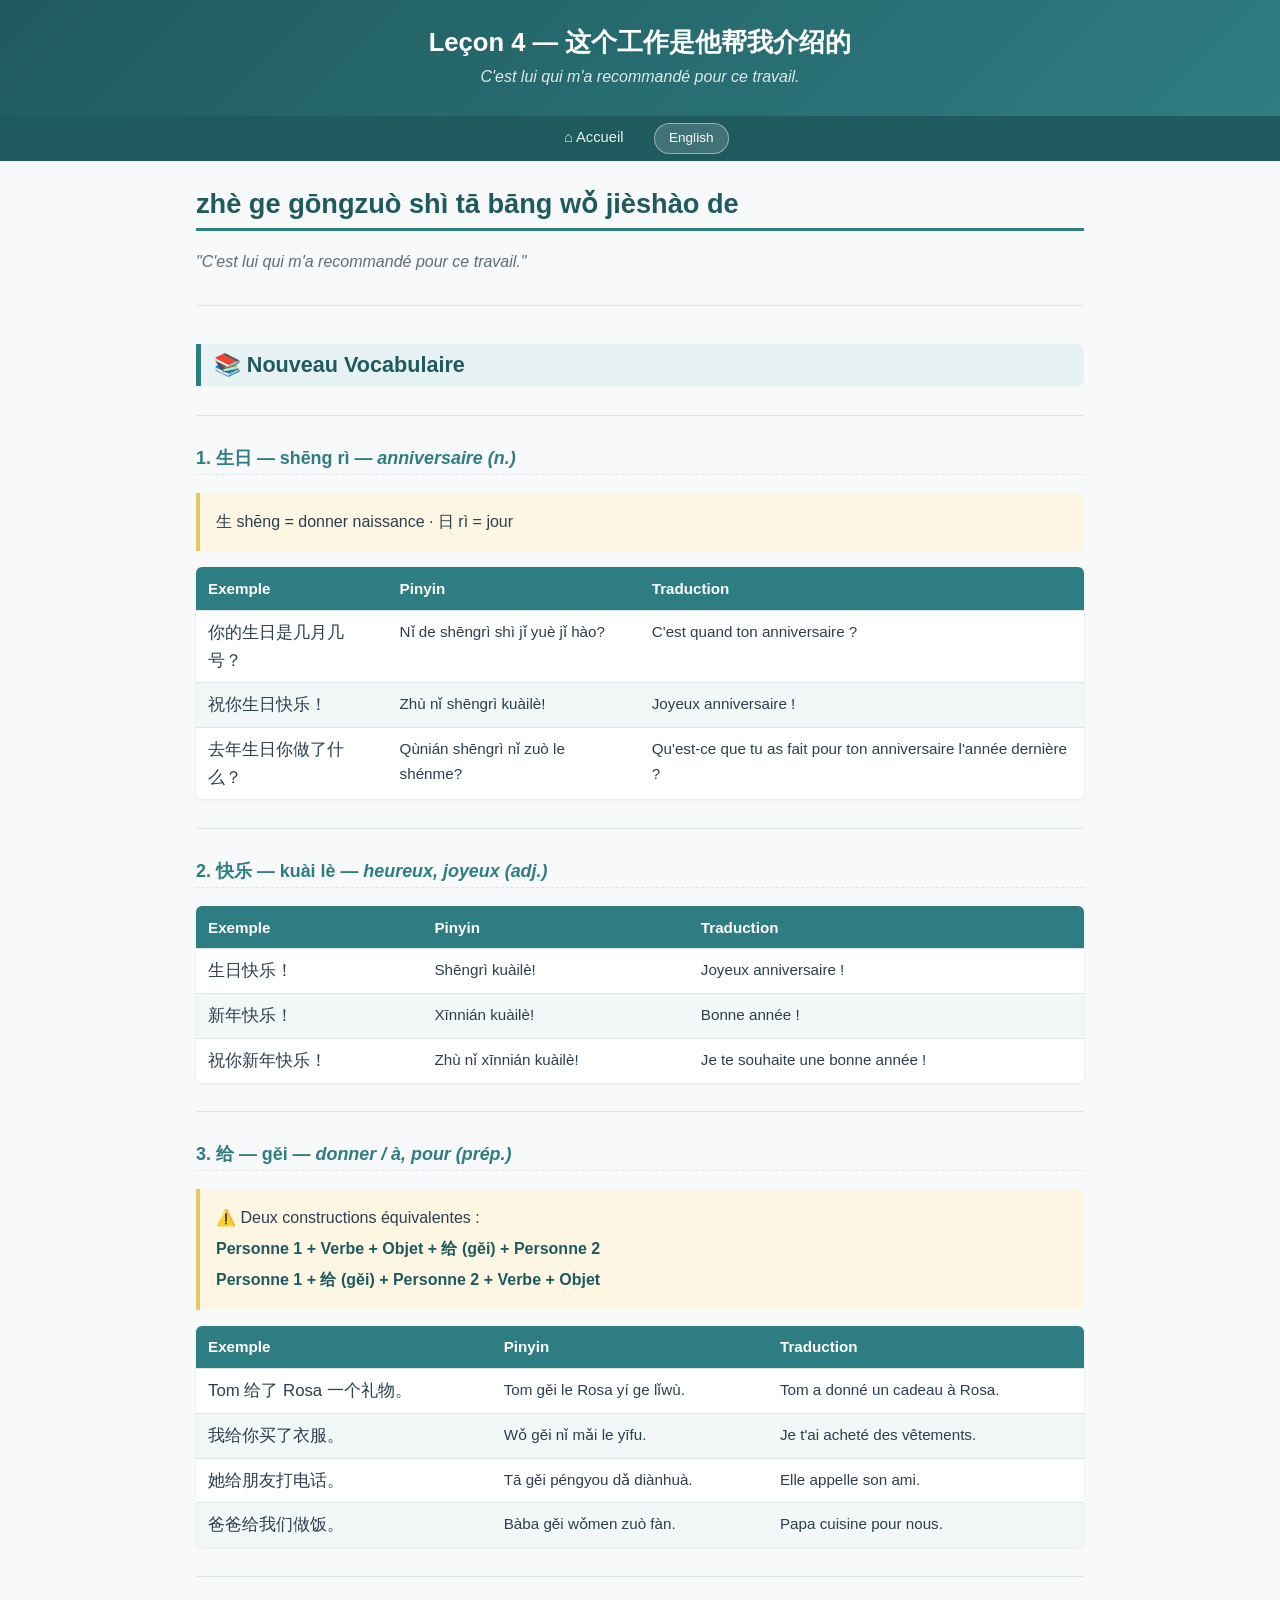
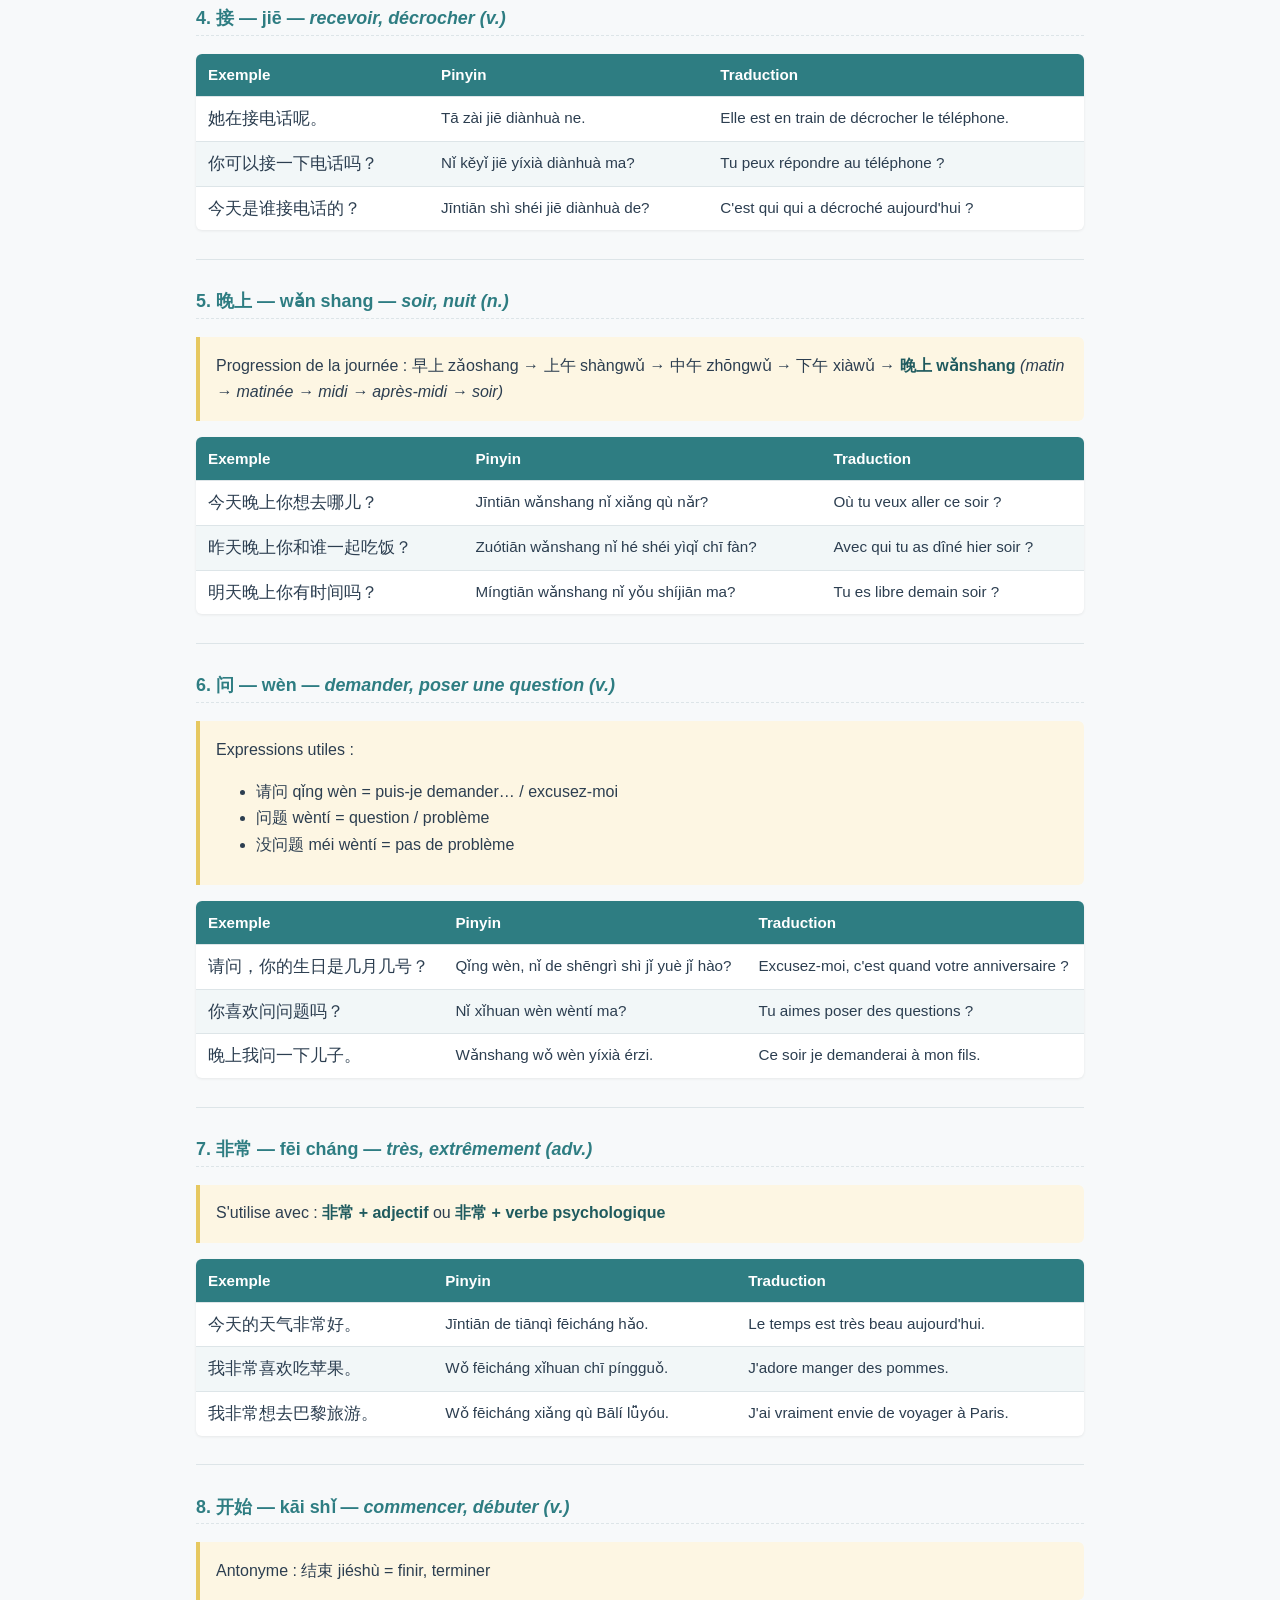
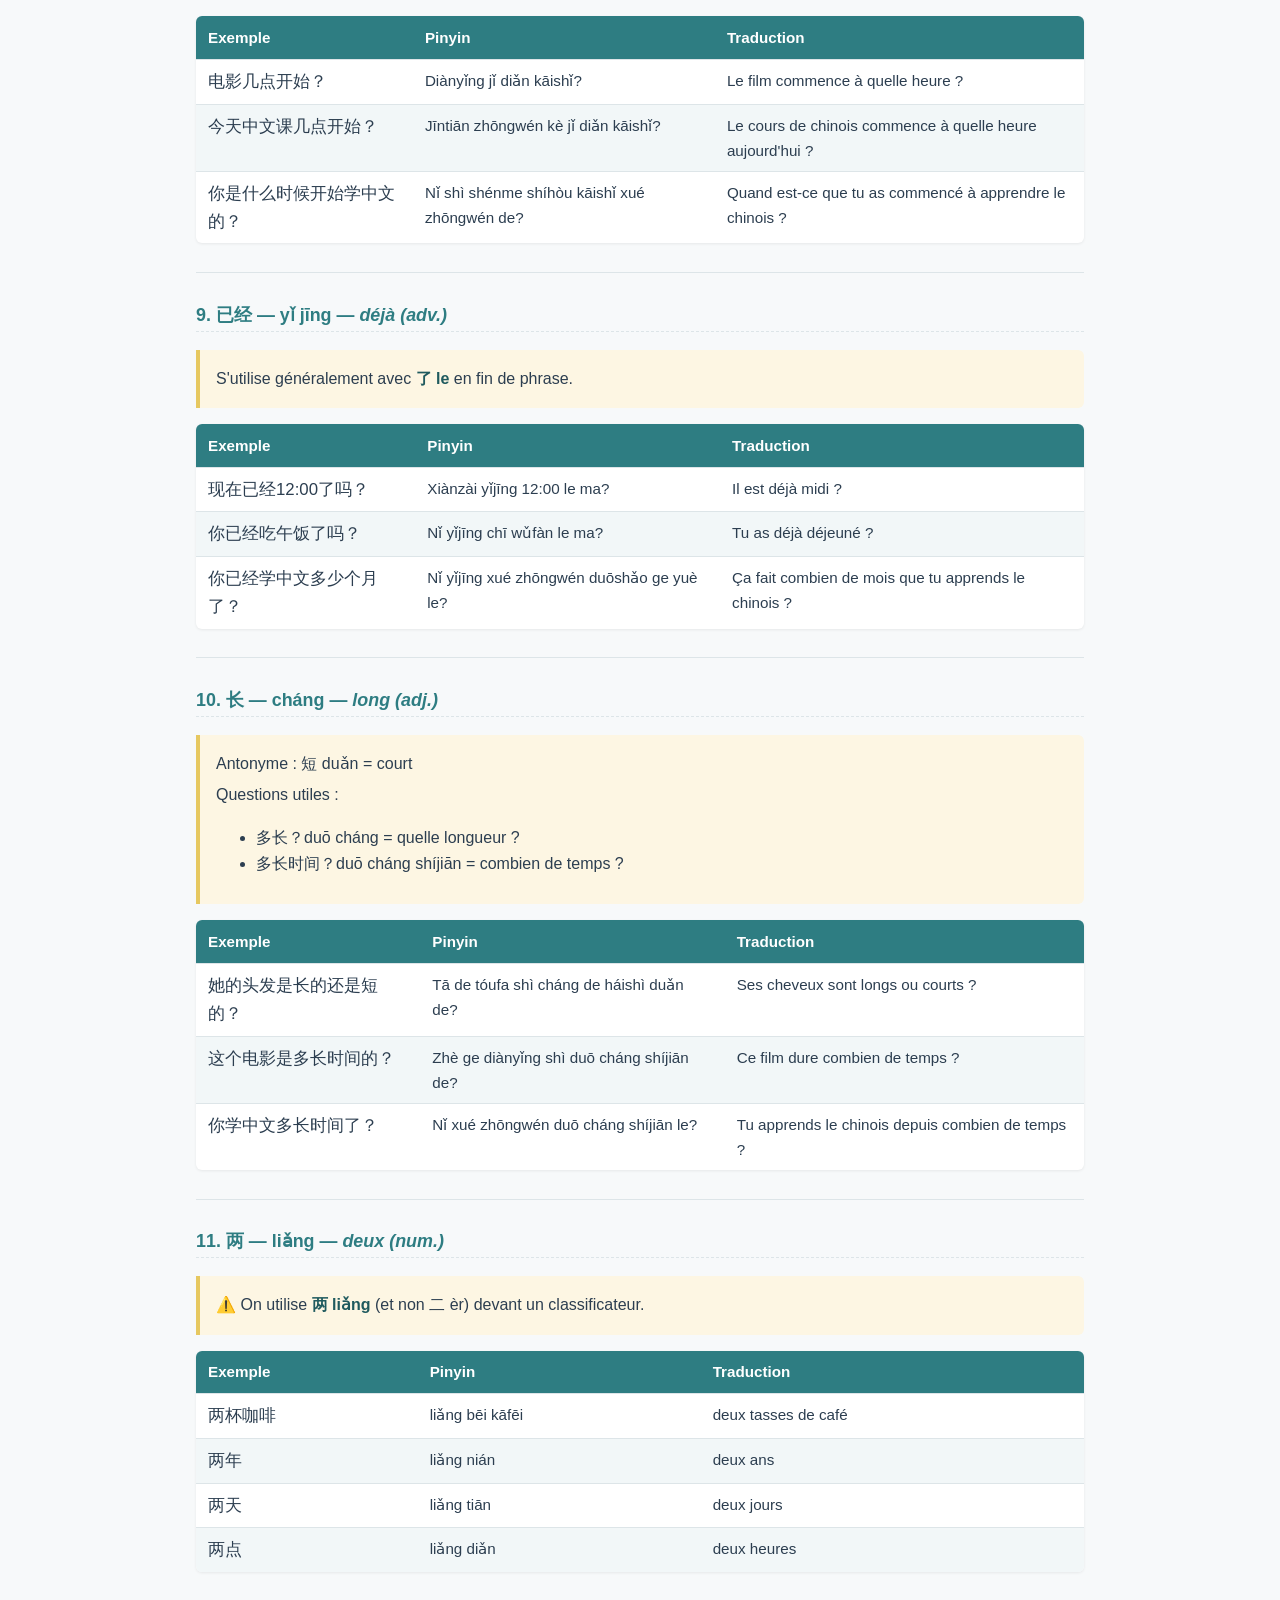
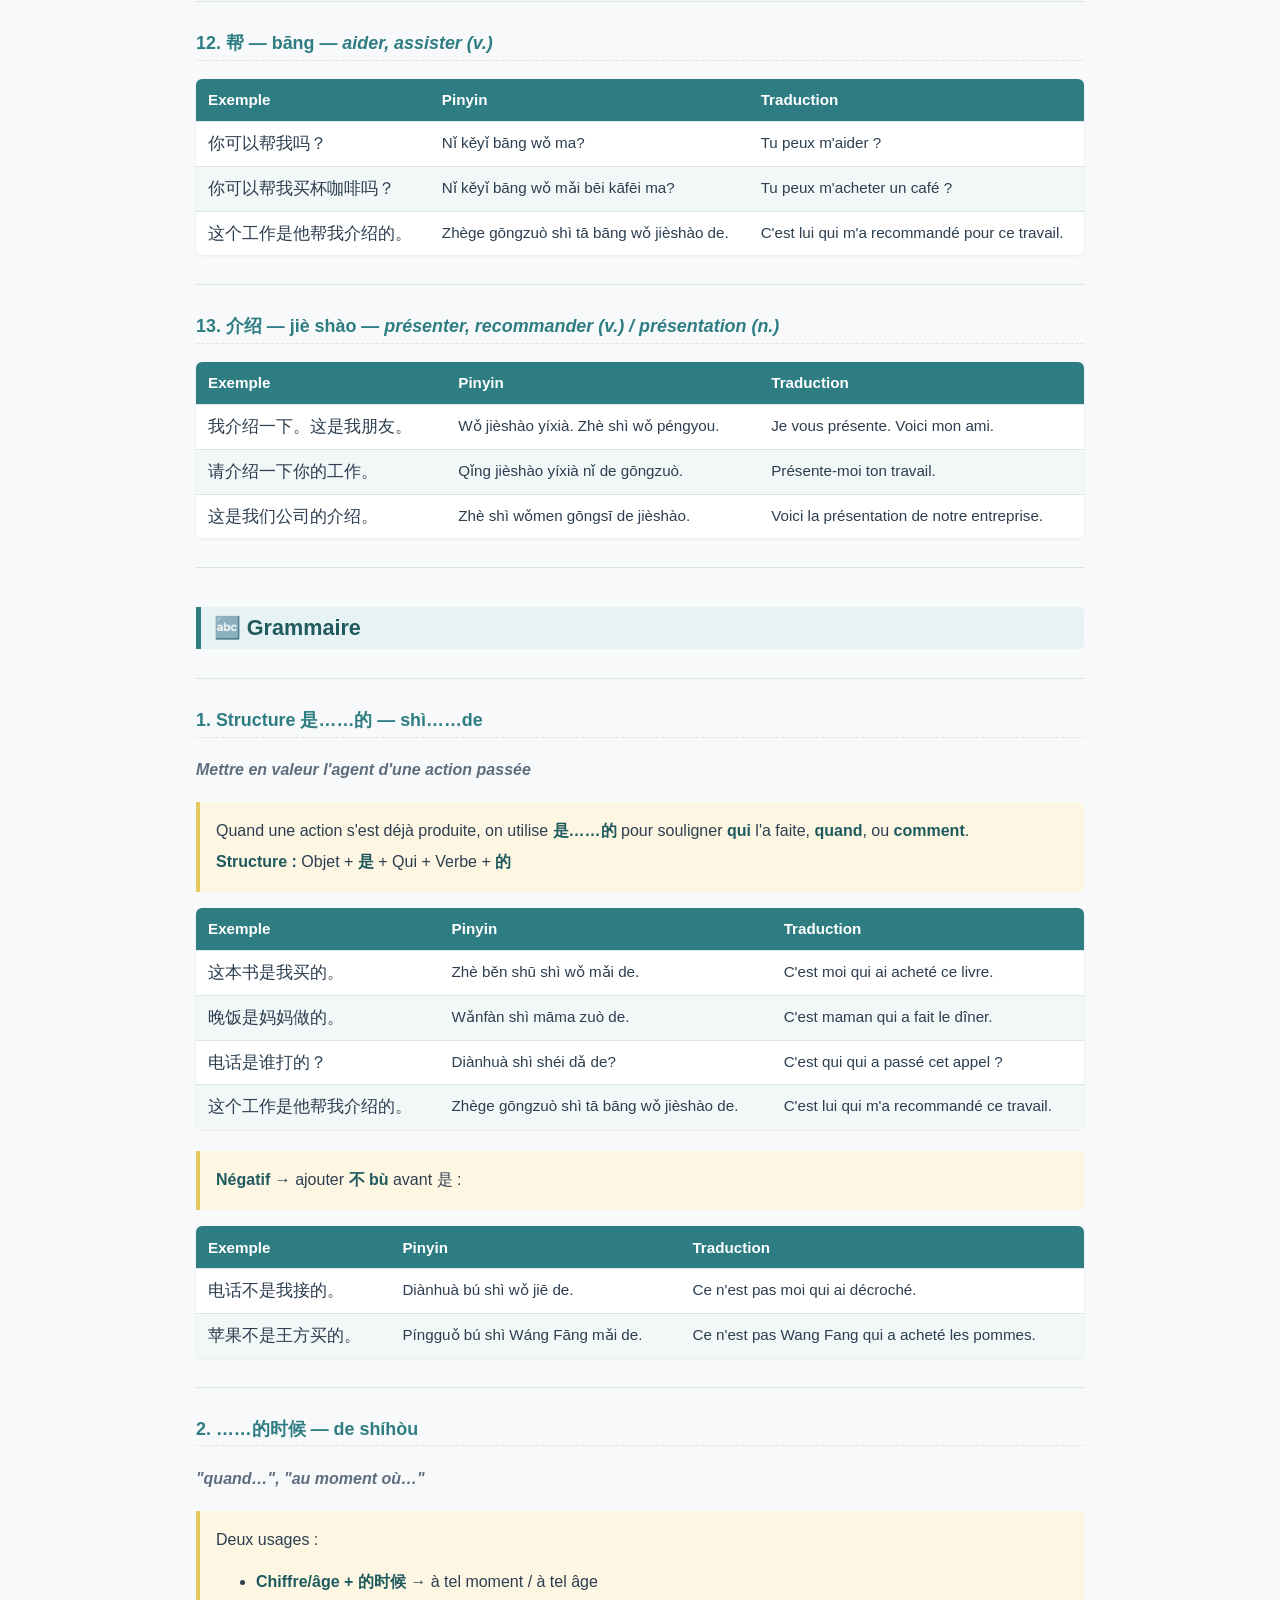
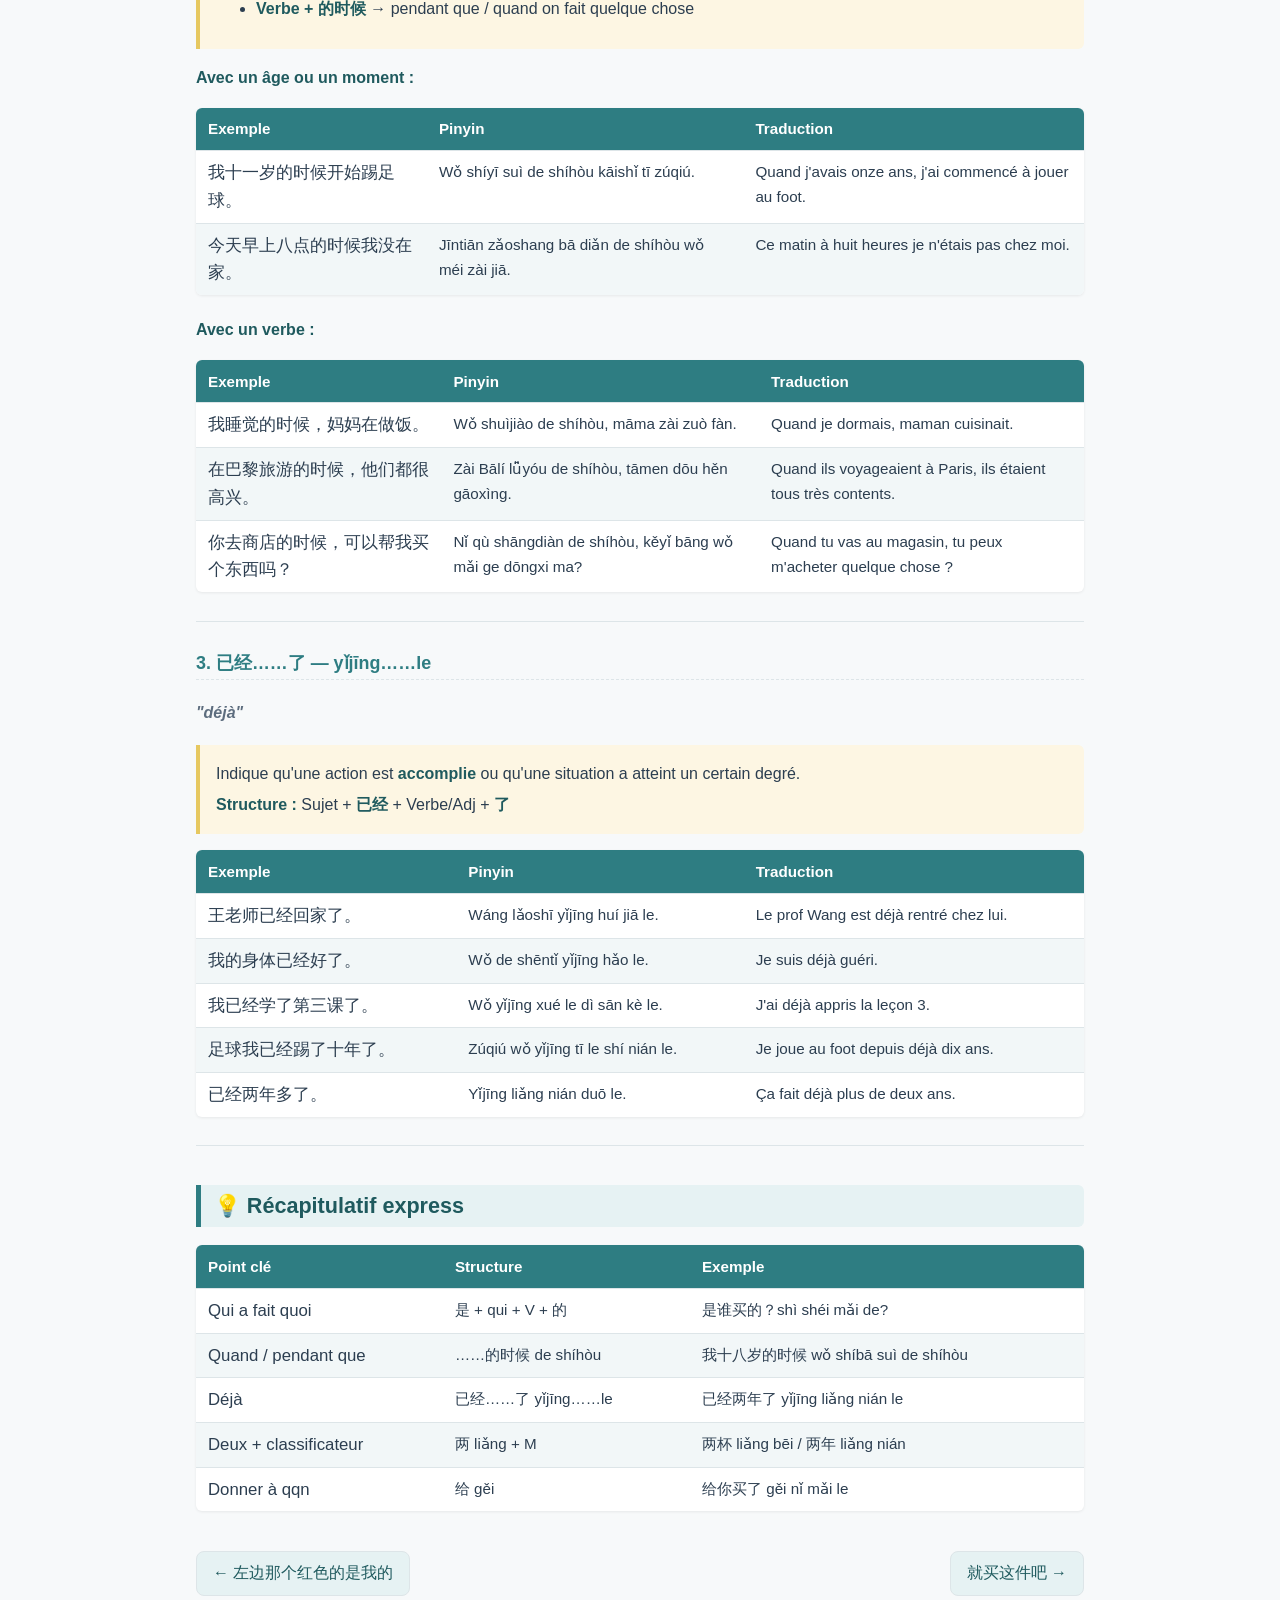
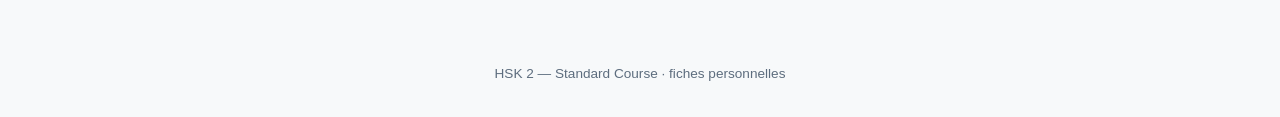
<file: lecon-04.html>
<!DOCTYPE html>
<html lang="fr" data-title-fr="Leçon 4 — 这个工作是他帮我介绍的" data-title-en="Lesson 4 — 这个工作是他帮我介绍的">
<head>
<meta charset="utf-8">
<meta name="viewport" content="width=device-width, initial-scale=1">
<title>Leçon 4 — 这个工作是他帮我介绍的</title>
<link rel="stylesheet" href="style.css">
<script>try{if(localStorage.getItem('hsk2-lang')==='en')document.documentElement.classList.add('en');}catch(e){}</script>
</head>
<body>
<header class="site">
  <h1><span class="lang-fr">Leçon 4 — 这个工作是他帮我介绍的</span><span class="lang-en">Lesson 4 — 这个工作是他帮我介绍的</span></h1>
  <p><span class="lang-fr">C'est lui qui m'a recommandé pour ce travail.</span><span class="lang-en">He's the one who recommended me for this job.</span></p>
</header>
<nav class="top">
  <a href="index.html"><span class="lang-fr">&#8962; Accueil</span><span class="lang-en">&#8962; Home</span></a>
  <button id="lang-toggle" type="button" aria-label="Changer de langue / Switch language"><span class="lang-fr">English</span><span class="lang-en">Français</span></button>
</nav>
<main>
<div class="lang-fr">
<h1>zhè ge gōngzuò shì tā bāng wǒ jièshào de</h1>
<p><em>"C'est lui qui m'a recommandé pour ce travail."</em></p>
<hr />
<h2>📚 Nouveau Vocabulaire</h2>
<hr />
<h3>1. 生日 — shēng rì — <em>anniversaire (n.)</em></h3>
<blockquote>
<p>生 shēng = donner naissance · 日 rì = jour</p>
</blockquote>
<table>
<thead>
<tr>
<th>Exemple</th>
<th>Pinyin</th>
<th>Traduction</th>
</tr>
</thead>
<tbody>
<tr>
<td>你的生日是几月几号？</td>
<td>Nǐ de shēngrì shì jǐ yuè jǐ hào?</td>
<td>C'est quand ton anniversaire ?</td>
</tr>
<tr>
<td>祝你生日快乐！</td>
<td>Zhù nǐ shēngrì kuàilè!</td>
<td>Joyeux anniversaire !</td>
</tr>
<tr>
<td>去年生日你做了什么？</td>
<td>Qùnián shēngrì nǐ zuò le shénme?</td>
<td>Qu'est-ce que tu as fait pour ton anniversaire l'année dernière ?</td>
</tr>
</tbody>
</table>
<hr />
<h3>2. 快乐 — kuài lè — <em>heureux, joyeux (adj.)</em></h3>
<table>
<thead>
<tr>
<th>Exemple</th>
<th>Pinyin</th>
<th>Traduction</th>
</tr>
</thead>
<tbody>
<tr>
<td>生日快乐！</td>
<td>Shēngrì kuàilè!</td>
<td>Joyeux anniversaire !</td>
</tr>
<tr>
<td>新年快乐！</td>
<td>Xīnnián kuàilè!</td>
<td>Bonne année !</td>
</tr>
<tr>
<td>祝你新年快乐！</td>
<td>Zhù nǐ xīnnián kuàilè!</td>
<td>Je te souhaite une bonne année !</td>
</tr>
</tbody>
</table>
<hr />
<h3>3. 给 — gěi — <em>donner / à, pour (prép.)</em></h3>
<blockquote>
<p>⚠️ Deux constructions équivalentes :</p>
<p><strong>Personne 1 + Verbe + Objet + 给 (gěi) + Personne 2</strong></p>
<p><strong>Personne 1 + 给 (gěi) + Personne 2 + Verbe + Objet</strong></p>
</blockquote>
<table>
<thead>
<tr>
<th>Exemple</th>
<th>Pinyin</th>
<th>Traduction</th>
</tr>
</thead>
<tbody>
<tr>
<td>Tom 给了 Rosa 一个礼物。</td>
<td>Tom gěi le Rosa yí ge lǐwù.</td>
<td>Tom a donné un cadeau à Rosa.</td>
</tr>
<tr>
<td>我给你买了衣服。</td>
<td>Wǒ gěi nǐ mǎi le yīfu.</td>
<td>Je t'ai acheté des vêtements.</td>
</tr>
<tr>
<td>她给朋友打电话。</td>
<td>Tā gěi péngyou dǎ diànhuà.</td>
<td>Elle appelle son ami.</td>
</tr>
<tr>
<td>爸爸给我们做饭。</td>
<td>Bàba gěi wǒmen zuò fàn.</td>
<td>Papa cuisine pour nous.</td>
</tr>
</tbody>
</table>
<hr />
<h3>4. 接 — jiē — <em>recevoir, décrocher (v.)</em></h3>
<table>
<thead>
<tr>
<th>Exemple</th>
<th>Pinyin</th>
<th>Traduction</th>
</tr>
</thead>
<tbody>
<tr>
<td>她在接电话呢。</td>
<td>Tā zài jiē diànhuà ne.</td>
<td>Elle est en train de décrocher le téléphone.</td>
</tr>
<tr>
<td>你可以接一下电话吗？</td>
<td>Nǐ kěyǐ jiē yíxià diànhuà ma?</td>
<td>Tu peux répondre au téléphone ?</td>
</tr>
<tr>
<td>今天是谁接电话的？</td>
<td>Jīntiān shì shéi jiē diànhuà de?</td>
<td>C'est qui qui a décroché aujourd'hui ?</td>
</tr>
</tbody>
</table>
<hr />
<h3>5. 晚上 — wǎn shang — <em>soir, nuit (n.)</em></h3>
<blockquote>
<p>Progression de la journée : 早上 zǎoshang → 上午 shàngwǔ → 中午 zhōngwǔ → 下午 xiàwǔ → <strong>晚上 wǎnshang</strong> <em>(matin → matinée → midi → après-midi → soir)</em></p>
</blockquote>
<table>
<thead>
<tr>
<th>Exemple</th>
<th>Pinyin</th>
<th>Traduction</th>
</tr>
</thead>
<tbody>
<tr>
<td>今天晚上你想去哪儿？</td>
<td>Jīntiān wǎnshang nǐ xiǎng qù nǎr?</td>
<td>Où tu veux aller ce soir ?</td>
</tr>
<tr>
<td>昨天晚上你和谁一起吃饭？</td>
<td>Zuótiān wǎnshang nǐ hé shéi yìqǐ chī fàn?</td>
<td>Avec qui tu as dîné hier soir ?</td>
</tr>
<tr>
<td>明天晚上你有时间吗？</td>
<td>Míngtiān wǎnshang nǐ yǒu shíjiān ma?</td>
<td>Tu es libre demain soir ?</td>
</tr>
</tbody>
</table>
<hr />
<h3>6. 问 — wèn — <em>demander, poser une question (v.)</em></h3>
<blockquote>
<p>Expressions utiles :</p>
<ul>
<li>请问 qǐng wèn = puis-je demander… / excusez-moi</li>
<li>问题 wèntí = question / problème</li>
<li>没问题 méi wèntí = pas de problème</li>
</ul>
</blockquote>
<table>
<thead>
<tr>
<th>Exemple</th>
<th>Pinyin</th>
<th>Traduction</th>
</tr>
</thead>
<tbody>
<tr>
<td>请问，你的生日是几月几号？</td>
<td>Qǐng wèn, nǐ de shēngrì shì jǐ yuè jǐ hào?</td>
<td>Excusez-moi, c'est quand votre anniversaire ?</td>
</tr>
<tr>
<td>你喜欢问问题吗？</td>
<td>Nǐ xǐhuan wèn wèntí ma?</td>
<td>Tu aimes poser des questions ?</td>
</tr>
<tr>
<td>晚上我问一下儿子。</td>
<td>Wǎnshang wǒ wèn yíxià érzi.</td>
<td>Ce soir je demanderai à mon fils.</td>
</tr>
</tbody>
</table>
<hr />
<h3>7. 非常 — fēi cháng — <em>très, extrêmement (adv.)</em></h3>
<blockquote>
<p>S'utilise avec : <strong>非常 + adjectif</strong> ou <strong>非常 + verbe psychologique</strong></p>
</blockquote>
<table>
<thead>
<tr>
<th>Exemple</th>
<th>Pinyin</th>
<th>Traduction</th>
</tr>
</thead>
<tbody>
<tr>
<td>今天的天气非常好。</td>
<td>Jīntiān de tiānqì fēicháng hǎo.</td>
<td>Le temps est très beau aujourd'hui.</td>
</tr>
<tr>
<td>我非常喜欢吃苹果。</td>
<td>Wǒ fēicháng xǐhuan chī píngguǒ.</td>
<td>J'adore manger des pommes.</td>
</tr>
<tr>
<td>我非常想去巴黎旅游。</td>
<td>Wǒ fēicháng xiǎng qù Bālí lǚyóu.</td>
<td>J'ai vraiment envie de voyager à Paris.</td>
</tr>
</tbody>
</table>
<hr />
<h3>8. 开始 — kāi shǐ — <em>commencer, débuter (v.)</em></h3>
<blockquote>
<p>Antonyme : 结束 jiéshù = finir, terminer</p>
</blockquote>
<table>
<thead>
<tr>
<th>Exemple</th>
<th>Pinyin</th>
<th>Traduction</th>
</tr>
</thead>
<tbody>
<tr>
<td>电影几点开始？</td>
<td>Diànyǐng jǐ diǎn kāishǐ?</td>
<td>Le film commence à quelle heure ?</td>
</tr>
<tr>
<td>今天中文课几点开始？</td>
<td>Jīntiān zhōngwén kè jǐ diǎn kāishǐ?</td>
<td>Le cours de chinois commence à quelle heure aujourd'hui ?</td>
</tr>
<tr>
<td>你是什么时候开始学中文的？</td>
<td>Nǐ shì shénme shíhòu kāishǐ xué zhōngwén de?</td>
<td>Quand est-ce que tu as commencé à apprendre le chinois ?</td>
</tr>
</tbody>
</table>
<hr />
<h3>9. 已经 — yǐ jīng — <em>déjà (adv.)</em></h3>
<blockquote>
<p>S'utilise généralement avec <strong>了 le</strong> en fin de phrase.</p>
</blockquote>
<table>
<thead>
<tr>
<th>Exemple</th>
<th>Pinyin</th>
<th>Traduction</th>
</tr>
</thead>
<tbody>
<tr>
<td>现在已经12:00了吗？</td>
<td>Xiànzài yǐjīng 12:00 le ma?</td>
<td>Il est déjà midi ?</td>
</tr>
<tr>
<td>你已经吃午饭了吗？</td>
<td>Nǐ yǐjīng chī wǔfàn le ma?</td>
<td>Tu as déjà déjeuné ?</td>
</tr>
<tr>
<td>你已经学中文多少个月了？</td>
<td>Nǐ yǐjīng xué zhōngwén duōshǎo ge yuè le?</td>
<td>Ça fait combien de mois que tu apprends le chinois ?</td>
</tr>
</tbody>
</table>
<hr />
<h3>10. 长 — cháng — <em>long (adj.)</em></h3>
<blockquote>
<p>Antonyme : 短 duǎn = court</p>
<p>Questions utiles :</p>
<ul>
<li>多长？duō cháng = quelle longueur ?</li>
<li>多长时间？duō cháng shíjiān = combien de temps ?</li>
</ul>
</blockquote>
<table>
<thead>
<tr>
<th>Exemple</th>
<th>Pinyin</th>
<th>Traduction</th>
</tr>
</thead>
<tbody>
<tr>
<td>她的头发是长的还是短的？</td>
<td>Tā de tóufa shì cháng de háishì duǎn de?</td>
<td>Ses cheveux sont longs ou courts ?</td>
</tr>
<tr>
<td>这个电影是多长时间的？</td>
<td>Zhè ge diànyǐng shì duō cháng shíjiān de?</td>
<td>Ce film dure combien de temps ?</td>
</tr>
<tr>
<td>你学中文多长时间了？</td>
<td>Nǐ xué zhōngwén duō cháng shíjiān le?</td>
<td>Tu apprends le chinois depuis combien de temps ?</td>
</tr>
</tbody>
</table>
<hr />
<h3>11. 两 — liǎng — <em>deux (num.)</em></h3>
<blockquote>
<p>⚠️ On utilise <strong>两 liǎng</strong> (et non 二 èr) devant un classificateur.</p>
</blockquote>
<table>
<thead>
<tr>
<th>Exemple</th>
<th>Pinyin</th>
<th>Traduction</th>
</tr>
</thead>
<tbody>
<tr>
<td>两杯咖啡</td>
<td>liǎng bēi kāfēi</td>
<td>deux tasses de café</td>
</tr>
<tr>
<td>两年</td>
<td>liǎng nián</td>
<td>deux ans</td>
</tr>
<tr>
<td>两天</td>
<td>liǎng tiān</td>
<td>deux jours</td>
</tr>
<tr>
<td>两点</td>
<td>liǎng diǎn</td>
<td>deux heures</td>
</tr>
</tbody>
</table>
<hr />
<h3>12. 帮 — bāng — <em>aider, assister (v.)</em></h3>
<table>
<thead>
<tr>
<th>Exemple</th>
<th>Pinyin</th>
<th>Traduction</th>
</tr>
</thead>
<tbody>
<tr>
<td>你可以帮我吗？</td>
<td>Nǐ kěyǐ bāng wǒ ma?</td>
<td>Tu peux m'aider ?</td>
</tr>
<tr>
<td>你可以帮我买杯咖啡吗？</td>
<td>Nǐ kěyǐ bāng wǒ mǎi bēi kāfēi ma?</td>
<td>Tu peux m'acheter un café ?</td>
</tr>
<tr>
<td>这个工作是他帮我介绍的。</td>
<td>Zhège gōngzuò shì tā bāng wǒ jièshào de.</td>
<td>C'est lui qui m'a recommandé pour ce travail.</td>
</tr>
</tbody>
</table>
<hr />
<h3>13. 介绍 — jiè shào — <em>présenter, recommander (v.) / présentation (n.)</em></h3>
<table>
<thead>
<tr>
<th>Exemple</th>
<th>Pinyin</th>
<th>Traduction</th>
</tr>
</thead>
<tbody>
<tr>
<td>我介绍一下。这是我朋友。</td>
<td>Wǒ jièshào yíxià. Zhè shì wǒ péngyou.</td>
<td>Je vous présente. Voici mon ami.</td>
</tr>
<tr>
<td>请介绍一下你的工作。</td>
<td>Qǐng jièshào yíxià nǐ de gōngzuò.</td>
<td>Présente-moi ton travail.</td>
</tr>
<tr>
<td>这是我们公司的介绍。</td>
<td>Zhè shì wǒmen gōngsī de jièshào.</td>
<td>Voici la présentation de notre entreprise.</td>
</tr>
</tbody>
</table>
<hr />
<h2>🔤 Grammaire</h2>
<hr />
<h3>1. Structure 是……的 — shì……de</h3>
<h4><em>Mettre en valeur l'agent d'une action passée</em></h4>
<blockquote>
<p>Quand une action s'est déjà produite, on utilise <strong>是……的</strong> pour souligner <strong>qui</strong> l'a faite, <strong>quand</strong>, ou <strong>comment</strong>.</p>
<p><strong>Structure :</strong> Objet + <strong>是</strong> + Qui + Verbe + <strong>的</strong></p>
</blockquote>
<table>
<thead>
<tr>
<th>Exemple</th>
<th>Pinyin</th>
<th>Traduction</th>
</tr>
</thead>
<tbody>
<tr>
<td>这本书是我买的。</td>
<td>Zhè běn shū shì wǒ mǎi de.</td>
<td>C'est moi qui ai acheté ce livre.</td>
</tr>
<tr>
<td>晚饭是妈妈做的。</td>
<td>Wǎnfàn shì māma zuò de.</td>
<td>C'est maman qui a fait le dîner.</td>
</tr>
<tr>
<td>电话是谁打的？</td>
<td>Diànhuà shì shéi dǎ de?</td>
<td>C'est qui qui a passé cet appel ?</td>
</tr>
<tr>
<td>这个工作是他帮我介绍的。</td>
<td>Zhège gōngzuò shì tā bāng wǒ jièshào de.</td>
<td>C'est lui qui m'a recommandé ce travail.</td>
</tr>
</tbody>
</table>
<blockquote>
<p><strong>Négatif</strong> → ajouter <strong>不 bù</strong> avant 是 :</p>
</blockquote>
<table>
<thead>
<tr>
<th>Exemple</th>
<th>Pinyin</th>
<th>Traduction</th>
</tr>
</thead>
<tbody>
<tr>
<td>电话不是我接的。</td>
<td>Diànhuà bú shì wǒ jiē de.</td>
<td>Ce n'est pas moi qui ai décroché.</td>
</tr>
<tr>
<td>苹果不是王方买的。</td>
<td>Píngguǒ bú shì Wáng Fāng mǎi de.</td>
<td>Ce n'est pas Wang Fang qui a acheté les pommes.</td>
</tr>
</tbody>
</table>
<hr />
<h3>2. ……的时候 — de shíhòu</h3>
<h4><em>"quand…", "au moment où…"</em></h4>
<blockquote>
<p>Deux usages :</p>
<ul>
<li><strong>Chiffre/âge + 的时候</strong> → à tel moment / à tel âge</li>
<li><strong>Verbe + 的时候</strong> → pendant que / quand on fait quelque chose</li>
</ul>
</blockquote>
<p><strong>Avec un âge ou un moment :</strong></p>
<table>
<thead>
<tr>
<th>Exemple</th>
<th>Pinyin</th>
<th>Traduction</th>
</tr>
</thead>
<tbody>
<tr>
<td>我十一岁的时候开始踢足球。</td>
<td>Wǒ shíyī suì de shíhòu kāishǐ tī zúqiú.</td>
<td>Quand j'avais onze ans, j'ai commencé à jouer au foot.</td>
</tr>
<tr>
<td>今天早上八点的时候我没在家。</td>
<td>Jīntiān zǎoshang bā diǎn de shíhòu wǒ méi zài jiā.</td>
<td>Ce matin à huit heures je n'étais pas chez moi.</td>
</tr>
</tbody>
</table>
<p><strong>Avec un verbe :</strong></p>
<table>
<thead>
<tr>
<th>Exemple</th>
<th>Pinyin</th>
<th>Traduction</th>
</tr>
</thead>
<tbody>
<tr>
<td>我睡觉的时候，妈妈在做饭。</td>
<td>Wǒ shuìjiào de shíhòu, māma zài zuò fàn.</td>
<td>Quand je dormais, maman cuisinait.</td>
</tr>
<tr>
<td>在巴黎旅游的时候，他们都很高兴。</td>
<td>Zài Bālí lǚyóu de shíhòu, tāmen dōu hěn gāoxìng.</td>
<td>Quand ils voyageaient à Paris, ils étaient tous très contents.</td>
</tr>
<tr>
<td>你去商店的时候，可以帮我买个东西吗？</td>
<td>Nǐ qù shāngdiàn de shíhòu, kěyǐ bāng wǒ mǎi ge dōngxi ma?</td>
<td>Quand tu vas au magasin, tu peux m'acheter quelque chose ?</td>
</tr>
</tbody>
</table>
<hr />
<h3>3. 已经……了 — yǐjīng……le</h3>
<h4><em>"déjà"</em></h4>
<blockquote>
<p>Indique qu'une action est <strong>accomplie</strong> ou qu'une situation a atteint un certain degré.</p>
<p><strong>Structure :</strong> Sujet + <strong>已经</strong> + Verbe/Adj + <strong>了</strong></p>
</blockquote>
<table>
<thead>
<tr>
<th>Exemple</th>
<th>Pinyin</th>
<th>Traduction</th>
</tr>
</thead>
<tbody>
<tr>
<td>王老师已经回家了。</td>
<td>Wáng lǎoshī yǐjīng huí jiā le.</td>
<td>Le prof Wang est déjà rentré chez lui.</td>
</tr>
<tr>
<td>我的身体已经好了。</td>
<td>Wǒ de shēntǐ yǐjīng hǎo le.</td>
<td>Je suis déjà guéri.</td>
</tr>
<tr>
<td>我已经学了第三课了。</td>
<td>Wǒ yǐjīng xué le dì sān kè le.</td>
<td>J'ai déjà appris la leçon 3.</td>
</tr>
<tr>
<td>足球我已经踢了十年了。</td>
<td>Zúqiú wǒ yǐjīng tī le shí nián le.</td>
<td>Je joue au foot depuis déjà dix ans.</td>
</tr>
<tr>
<td>已经两年多了。</td>
<td>Yǐjīng liǎng nián duō le.</td>
<td>Ça fait déjà plus de deux ans.</td>
</tr>
</tbody>
</table>
<hr />
<h2>💡 Récapitulatif express</h2>
<table>
<thead>
<tr>
<th>Point clé</th>
<th>Structure</th>
<th>Exemple</th>
</tr>
</thead>
<tbody>
<tr>
<td>Qui a fait quoi</td>
<td>是 + qui + V + 的</td>
<td>是谁买的？shì shéi mǎi de?</td>
</tr>
<tr>
<td>Quand / pendant que</td>
<td>……的时候 de shíhòu</td>
<td>我十八岁的时候 wǒ shíbā suì de shíhòu</td>
</tr>
<tr>
<td>Déjà</td>
<td>已经……了 yǐjīng……le</td>
<td>已经两年了 yǐjīng liǎng nián le</td>
</tr>
<tr>
<td>Deux + classificateur</td>
<td>两 liǎng + M</td>
<td>两杯 liǎng bēi / 两年 liǎng nián</td>
</tr>
<tr>
<td>Donner à qqn</td>
<td>给 gěi</td>
<td>给你买了 gěi nǐ mǎi le</td>
</tr>
</tbody>
</table>
</div>
<div class="lang-en">
<h1>zhè ge gōngzuò shì tā bāng wǒ jièshào de</h1>
<p><em>"He's the one who recommended me for this job."</em></p>
<hr />
<h2>📚 New Vocabulary</h2>
<hr />
<h3>1. 生日 — shēng rì — <em>birthday (n.)</em></h3>
<blockquote>
<p>生 shēng = to give birth · 日 rì = day</p>
</blockquote>
<table>
<thead>
<tr>
<th>Example</th>
<th>Pinyin</th>
<th>Translation</th>
</tr>
</thead>
<tbody>
<tr>
<td>你的生日是几月几号？</td>
<td>Nǐ de shēngrì shì jǐ yuè jǐ hào?</td>
<td>When is your birthday?</td>
</tr>
<tr>
<td>祝你生日快乐！</td>
<td>Zhù nǐ shēngrì kuàilè!</td>
<td>Happy birthday!</td>
</tr>
<tr>
<td>去年生日你做了什么？</td>
<td>Qùnián shēngrì nǐ zuò le shénme?</td>
<td>What did you do for your birthday last year?</td>
</tr>
</tbody>
</table>
<hr />
<h3>2. 快乐 — kuài lè — <em>happy, joyful (adj.)</em></h3>
<table>
<thead>
<tr>
<th>Example</th>
<th>Pinyin</th>
<th>Translation</th>
</tr>
</thead>
<tbody>
<tr>
<td>生日快乐！</td>
<td>Shēngrì kuàilè!</td>
<td>Happy birthday!</td>
</tr>
<tr>
<td>新年快乐！</td>
<td>Xīnnián kuàilè!</td>
<td>Happy New Year!</td>
</tr>
<tr>
<td>祝你新年快乐！</td>
<td>Zhù nǐ xīnnián kuàilè!</td>
<td>I wish you a happy New Year!</td>
</tr>
</tbody>
</table>
<hr />
<h3>3. 给 — gěi — <em>to give / to, for (prep.)</em></h3>
<blockquote>
<p>⚠️ Two equivalent constructions:</p>
<p><strong>Person 1 + Verb + Object + 给 (gěi) + Person 2</strong></p>
<p><strong>Person 1 + 给 (gěi) + Person 2 + Verb + Object</strong></p>
</blockquote>
<table>
<thead>
<tr>
<th>Example</th>
<th>Pinyin</th>
<th>Translation</th>
</tr>
</thead>
<tbody>
<tr>
<td>Tom 给了 Rosa 一个礼物。</td>
<td>Tom gěi le Rosa yí ge lǐwù.</td>
<td>Tom gave Rosa a present.</td>
</tr>
<tr>
<td>我给你买了衣服。</td>
<td>Wǒ gěi nǐ mǎi le yīfu.</td>
<td>I bought you some clothes.</td>
</tr>
<tr>
<td>她给朋友打电话。</td>
<td>Tā gěi péngyou dǎ diànhuà.</td>
<td>She calls her friend.</td>
</tr>
<tr>
<td>爸爸给我们做饭。</td>
<td>Bàba gěi wǒmen zuò fàn.</td>
<td>Dad cooks for us.</td>
</tr>
</tbody>
</table>
<hr />
<h3>4. 接 — jiē — <em>to receive, to pick up (the phone) (v.)</em></h3>
<table>
<thead>
<tr>
<th>Example</th>
<th>Pinyin</th>
<th>Translation</th>
</tr>
</thead>
<tbody>
<tr>
<td>她在接电话呢。</td>
<td>Tā zài jiē diànhuà ne.</td>
<td>She's answering the phone.</td>
</tr>
<tr>
<td>你可以接一下电话吗？</td>
<td>Nǐ kěyǐ jiē yíxià diànhuà ma?</td>
<td>Can you answer the phone?</td>
</tr>
<tr>
<td>今天是谁接电话的？</td>
<td>Jīntiān shì shéi jiē diànhuà de?</td>
<td>Who answered the phone today?</td>
</tr>
</tbody>
</table>
<hr />
<h3>5. 晚上 — wǎn shang — <em>evening, night (n.)</em></h3>
<blockquote>
<p>Progression of the day: 早上 zǎoshang → 上午 shàngwǔ → 中午 zhōngwǔ → 下午 xiàwǔ → <strong>晚上 wǎnshang</strong> <em>(early morning → late morning → noon → afternoon → evening)</em></p>
</blockquote>
<table>
<thead>
<tr>
<th>Example</th>
<th>Pinyin</th>
<th>Translation</th>
</tr>
</thead>
<tbody>
<tr>
<td>今天晚上你想去哪儿？</td>
<td>Jīntiān wǎnshang nǐ xiǎng qù nǎr?</td>
<td>Where do you want to go tonight?</td>
</tr>
<tr>
<td>昨天晚上你和谁一起吃饭？</td>
<td>Zuótiān wǎnshang nǐ hé shéi yìqǐ chī fàn?</td>
<td>Who did you have dinner with last night?</td>
</tr>
<tr>
<td>明天晚上你有时间吗？</td>
<td>Míngtiān wǎnshang nǐ yǒu shíjiān ma?</td>
<td>Are you free tomorrow evening?</td>
</tr>
</tbody>
</table>
<hr />
<h3>6. 问 — wèn — <em>to ask, to ask a question (v.)</em></h3>
<blockquote>
<p>Useful expressions:</p>
<ul>
<li>请问 qǐng wèn = may I ask… / excuse me</li>
<li>问题 wèntí = question / problem</li>
<li>没问题 méi wèntí = no problem</li>
</ul>
</blockquote>
<table>
<thead>
<tr>
<th>Example</th>
<th>Pinyin</th>
<th>Translation</th>
</tr>
</thead>
<tbody>
<tr>
<td>请问，你的生日是几月几号？</td>
<td>Qǐng wèn, nǐ de shēngrì shì jǐ yuè jǐ hào?</td>
<td>Excuse me, when is your birthday?</td>
</tr>
<tr>
<td>你喜欢问问题吗？</td>
<td>Nǐ xǐhuan wèn wèntí ma?</td>
<td>Do you like asking questions?</td>
</tr>
<tr>
<td>晚上我问一下儿子。</td>
<td>Wǎnshang wǒ wèn yíxià érzi.</td>
<td>I'll ask my son this evening.</td>
</tr>
</tbody>
</table>
<hr />
<h3>7. 非常 — fēi cháng — <em>very, extremely (adv.)</em></h3>
<blockquote>
<p>Used as: <strong>非常 + adjective</strong> or <strong>非常 + psychological verb</strong></p>
</blockquote>
<table>
<thead>
<tr>
<th>Example</th>
<th>Pinyin</th>
<th>Translation</th>
</tr>
</thead>
<tbody>
<tr>
<td>今天的天气非常好。</td>
<td>Jīntiān de tiānqì fēicháng hǎo.</td>
<td>The weather is very nice today.</td>
</tr>
<tr>
<td>我非常喜欢吃苹果。</td>
<td>Wǒ fēicháng xǐhuan chī píngguǒ.</td>
<td>I love eating apples.</td>
</tr>
<tr>
<td>我非常想去巴黎旅游。</td>
<td>Wǒ fēicháng xiǎng qù Bālí lǚyóu.</td>
<td>I really want to travel to Paris.</td>
</tr>
</tbody>
</table>
<hr />
<h3>8. 开始 — kāi shǐ — <em>to begin, to start (v.)</em></h3>
<blockquote>
<p>Antonym: 结束 jiéshù = to finish, to end</p>
</blockquote>
<table>
<thead>
<tr>
<th>Example</th>
<th>Pinyin</th>
<th>Translation</th>
</tr>
</thead>
<tbody>
<tr>
<td>电影几点开始？</td>
<td>Diànyǐng jǐ diǎn kāishǐ?</td>
<td>What time does the film start?</td>
</tr>
<tr>
<td>今天中文课几点开始？</td>
<td>Jīntiān zhōngwén kè jǐ diǎn kāishǐ?</td>
<td>What time does the Chinese class start today?</td>
</tr>
<tr>
<td>你是什么时候开始学中文的？</td>
<td>Nǐ shì shénme shíhòu kāishǐ xué zhōngwén de?</td>
<td>When did you start learning Chinese?</td>
</tr>
</tbody>
</table>
<hr />
<h3>9. 已经 — yǐ jīng — <em>already (adv.)</em></h3>
<blockquote>
<p>Usually used with <strong>了 le</strong> at the end of the sentence.</p>
</blockquote>
<table>
<thead>
<tr>
<th>Example</th>
<th>Pinyin</th>
<th>Translation</th>
</tr>
</thead>
<tbody>
<tr>
<td>现在已经12:00了吗？</td>
<td>Xiànzài yǐjīng 12:00 le ma?</td>
<td>Is it already noon?</td>
</tr>
<tr>
<td>你已经吃午饭了吗？</td>
<td>Nǐ yǐjīng chī wǔfàn le ma?</td>
<td>Have you already had lunch?</td>
</tr>
<tr>
<td>你已经学中文多少个月了？</td>
<td>Nǐ yǐjīng xué zhōngwén duōshǎo ge yuè le?</td>
<td>How many months have you been learning Chinese now?</td>
</tr>
</tbody>
</table>
<hr />
<h3>10. 长 — cháng — <em>long (adj.)</em></h3>
<blockquote>
<p>Antonym: 短 duǎn = short</p>
<p>Useful questions:</p>
<ul>
<li>多长？duō cháng = how long (in length)?</li>
<li>多长时间？duō cháng shíjiān = how long (in time)?</li>
</ul>
</blockquote>
<table>
<thead>
<tr>
<th>Example</th>
<th>Pinyin</th>
<th>Translation</th>
</tr>
</thead>
<tbody>
<tr>
<td>她的头发是长的还是短的？</td>
<td>Tā de tóufa shì cháng de háishì duǎn de?</td>
<td>Is her hair long or short?</td>
</tr>
<tr>
<td>这个电影是多长时间的？</td>
<td>Zhè ge diànyǐng shì duō cháng shíjiān de?</td>
<td>How long is this film?</td>
</tr>
<tr>
<td>你学中文多长时间了？</td>
<td>Nǐ xué zhōngwén duō cháng shíjiān le?</td>
<td>How long have you been learning Chinese?</td>
</tr>
</tbody>
</table>
<hr />
<h3>11. 两 — liǎng — <em>two (num.)</em></h3>
<blockquote>
<p>⚠️ Use <strong>两 liǎng</strong> (not 二 èr) before a measure word.</p>
</blockquote>
<table>
<thead>
<tr>
<th>Example</th>
<th>Pinyin</th>
<th>Translation</th>
</tr>
</thead>
<tbody>
<tr>
<td>两杯咖啡</td>
<td>liǎng bēi kāfēi</td>
<td>two cups of coffee</td>
</tr>
<tr>
<td>两年</td>
<td>liǎng nián</td>
<td>two years</td>
</tr>
<tr>
<td>两天</td>
<td>liǎng tiān</td>
<td>two days</td>
</tr>
<tr>
<td>两点</td>
<td>liǎng diǎn</td>
<td>two o'clock</td>
</tr>
</tbody>
</table>
<hr />
<h3>12. 帮 — bāng — <em>to help, to assist (v.)</em></h3>
<table>
<thead>
<tr>
<th>Example</th>
<th>Pinyin</th>
<th>Translation</th>
</tr>
</thead>
<tbody>
<tr>
<td>你可以帮我吗？</td>
<td>Nǐ kěyǐ bāng wǒ ma?</td>
<td>Can you help me?</td>
</tr>
<tr>
<td>你可以帮我买杯咖啡吗？</td>
<td>Nǐ kěyǐ bāng wǒ mǎi bēi kāfēi ma?</td>
<td>Can you buy me a coffee?</td>
</tr>
<tr>
<td>这个工作是他帮我介绍的。</td>
<td>Zhège gōngzuò shì tā bāng wǒ jièshào de.</td>
<td>He's the one who recommended me for this job.</td>
</tr>
</tbody>
</table>
<hr />
<h3>13. 介绍 — jiè shào — <em>to introduce, to recommend (v.) / introduction (n.)</em></h3>
<table>
<thead>
<tr>
<th>Example</th>
<th>Pinyin</th>
<th>Translation</th>
</tr>
</thead>
<tbody>
<tr>
<td>我介绍一下。这是我朋友。</td>
<td>Wǒ jièshào yíxià. Zhè shì wǒ péngyou.</td>
<td>Let me introduce. This is my friend.</td>
</tr>
<tr>
<td>请介绍一下你的工作。</td>
<td>Qǐng jièshào yíxià nǐ de gōngzuò.</td>
<td>Please tell me about your job.</td>
</tr>
<tr>
<td>这是我们公司的介绍。</td>
<td>Zhè shì wǒmen gōngsī de jièshào.</td>
<td>This is our company's introduction.</td>
</tr>
</tbody>
</table>
<hr />
<h2>🔤 Grammar</h2>
<hr />
<h3>1. The 是……的 structure — shì……de</h3>
<h4><em>Highlighting the agent of a past action</em></h4>
<blockquote>
<p>When an action has already happened, <strong>是……的</strong> is used to emphasise <strong>who</strong> did it, <strong>when</strong>, or <strong>how</strong>.</p>
<p><strong>Structure:</strong> Object + <strong>是</strong> + Who + Verb + <strong>的</strong></p>
</blockquote>
<table>
<thead>
<tr>
<th>Example</th>
<th>Pinyin</th>
<th>Translation</th>
</tr>
</thead>
<tbody>
<tr>
<td>这本书是我买的。</td>
<td>Zhè běn shū shì wǒ mǎi de.</td>
<td>I'm the one who bought this book.</td>
</tr>
<tr>
<td>晚饭是妈妈做的。</td>
<td>Wǎnfàn shì māma zuò de.</td>
<td>Mum is the one who made dinner.</td>
</tr>
<tr>
<td>电话是谁打的？</td>
<td>Diànhuà shì shéi dǎ de?</td>
<td>Who made this phone call?</td>
</tr>
<tr>
<td>这个工作是他帮我介绍的。</td>
<td>Zhège gōngzuò shì tā bāng wǒ jièshào de.</td>
<td>He's the one who recommended me for this job.</td>
</tr>
</tbody>
</table>
<blockquote>
<p><strong>Negative</strong> → add <strong>不 bù</strong> before 是:</p>
</blockquote>
<table>
<thead>
<tr>
<th>Example</th>
<th>Pinyin</th>
<th>Translation</th>
</tr>
</thead>
<tbody>
<tr>
<td>电话不是我接的。</td>
<td>Diànhuà bú shì wǒ jiē de.</td>
<td>I'm not the one who answered the phone.</td>
</tr>
<tr>
<td>苹果不是王方买的。</td>
<td>Píngguǒ bú shì Wáng Fāng mǎi de.</td>
<td>Wang Fang isn't the one who bought the apples.</td>
</tr>
</tbody>
</table>
<hr />
<h3>2. ……的时候 — de shíhòu</h3>
<h4><em>"when…", "at the moment when…"</em></h4>
<blockquote>
<p>Two uses:</p>
<ul>
<li><strong>Number/age + 的时候</strong> → at such a moment / at such an age</li>
<li><strong>Verb + 的时候</strong> → while / when doing something</li>
</ul>
</blockquote>
<p><strong>With an age or a moment:</strong></p>
<table>
<thead>
<tr>
<th>Example</th>
<th>Pinyin</th>
<th>Translation</th>
</tr>
</thead>
<tbody>
<tr>
<td>我十一岁的时候开始踢足球。</td>
<td>Wǒ shíyī suì de shíhòu kāishǐ tī zúqiú.</td>
<td>When I was eleven, I started playing football.</td>
</tr>
<tr>
<td>今天早上八点的时候我没在家。</td>
<td>Jīntiān zǎoshang bā diǎn de shíhòu wǒ méi zài jiā.</td>
<td>At eight o'clock this morning I wasn't home.</td>
</tr>
</tbody>
</table>
<p><strong>With a verb:</strong></p>
<table>
<thead>
<tr>
<th>Example</th>
<th>Pinyin</th>
<th>Translation</th>
</tr>
</thead>
<tbody>
<tr>
<td>我睡觉的时候，妈妈在做饭。</td>
<td>Wǒ shuìjiào de shíhòu, māma zài zuò fàn.</td>
<td>While I was sleeping, Mum was cooking.</td>
</tr>
<tr>
<td>在巴黎旅游的时候，他们都很高兴。</td>
<td>Zài Bālí lǚyóu de shíhòu, tāmen dōu hěn gāoxìng.</td>
<td>While travelling in Paris, they were all very happy.</td>
</tr>
<tr>
<td>你去商店的时候，可以帮我买个东西吗？</td>
<td>Nǐ qù shāngdiàn de shíhòu, kěyǐ bāng wǒ mǎi ge dōngxi ma?</td>
<td>When you go to the shop, can you buy me something?</td>
</tr>
</tbody>
</table>
<hr />
<h3>3. 已经……了 — yǐjīng……le</h3>
<h4><em>"already"</em></h4>
<blockquote>
<p>Indicates that an action is <strong>completed</strong> or that a situation has reached a certain degree.</p>
<p><strong>Structure:</strong> Subject + <strong>已经</strong> + Verb/Adj + <strong>了</strong></p>
</blockquote>
<table>
<thead>
<tr>
<th>Example</th>
<th>Pinyin</th>
<th>Translation</th>
</tr>
</thead>
<tbody>
<tr>
<td>王老师已经回家了。</td>
<td>Wáng lǎoshī yǐjīng huí jiā le.</td>
<td>Teacher Wang has already gone home.</td>
</tr>
<tr>
<td>我的身体已经好了。</td>
<td>Wǒ de shēntǐ yǐjīng hǎo le.</td>
<td>I've already recovered.</td>
</tr>
<tr>
<td>我已经学了第三课了。</td>
<td>Wǒ yǐjīng xué le dì sān kè le.</td>
<td>I've already studied lesson 3.</td>
</tr>
<tr>
<td>足球我已经踢了十年了。</td>
<td>Zúqiú wǒ yǐjīng tī le shí nián le.</td>
<td>I've been playing football for ten years now.</td>
</tr>
<tr>
<td>已经两年多了。</td>
<td>Yǐjīng liǎng nián duō le.</td>
<td>It's already been more than two years.</td>
</tr>
</tbody>
</table>
<hr />
<h2>💡 Quick Recap</h2>
<table>
<thead>
<tr>
<th>Key point</th>
<th>Structure</th>
<th>Example</th>
</tr>
</thead>
<tbody>
<tr>
<td>Who did what</td>
<td>是 + who + V + 的</td>
<td>是谁买的？shì shéi mǎi de?</td>
</tr>
<tr>
<td>When / while</td>
<td>……的时候 de shíhòu</td>
<td>我十八岁的时候 wǒ shíbā suì de shíhòu</td>
</tr>
<tr>
<td>Already</td>
<td>已经……了 yǐjīng……le</td>
<td>已经两年了 yǐjīng liǎng nián le</td>
</tr>
<tr>
<td>Two + measure word</td>
<td>两 liǎng + M</td>
<td>两杯 liǎng bēi / 两年 liǎng nián</td>
</tr>
<tr>
<td>Give to someone</td>
<td>给 gěi</td>
<td>给你买了 gěi nǐ mǎi le</td>
</tr>
</tbody>
</table>
</div>
<nav class="pager"><a href="lecon-03.html">&larr; 左边那个红色的是我的</a><a href="lecon-05.html">就买这件吧 &rarr;</a></nav>
</main>
<footer class="site"><span class="lang-fr">HSK 2 — Standard Course · fiches personnelles</span><span class="lang-en">HSK 2 — Standard Course · personal notes</span></footer>
<script>
(function(){
  var KEY='hsk2-lang', root=document.documentElement;
  function apply(en){
    root.classList.toggle('en', en);
    root.lang = en ? 'en' : 'fr';
    var t = root.getAttribute(en ? 'data-title-en' : 'data-title-fr');
    if (t) document.title = t;
  }
  apply((function(){try{return localStorage.getItem(KEY)==='en';}catch(e){return false;}})());
  document.addEventListener('click', function(e){
    if(!e.target.closest('#lang-toggle')) return;
    var en = !root.classList.contains('en');
    try{localStorage.setItem(KEY, en ? 'en' : 'fr');}catch(e){}
    apply(en);
  });
})();
</script>
</body>
</html>
</file>
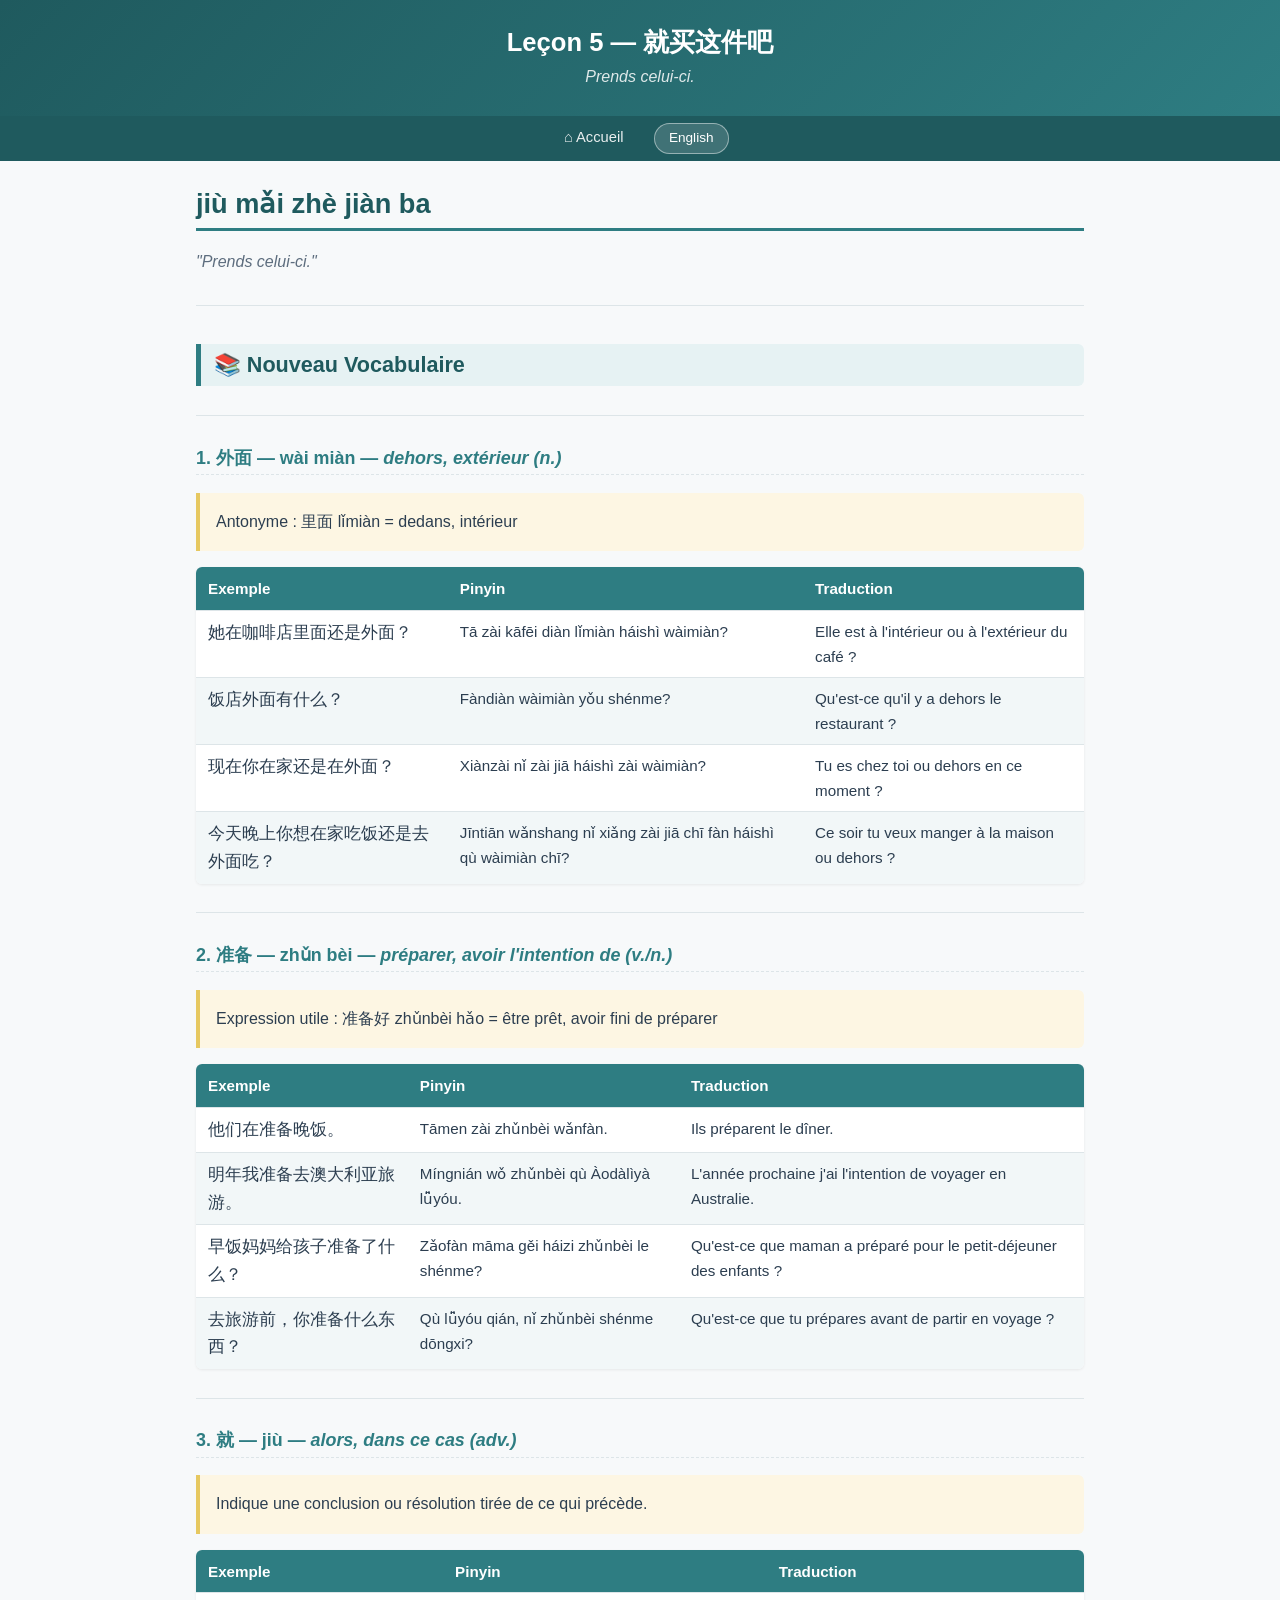
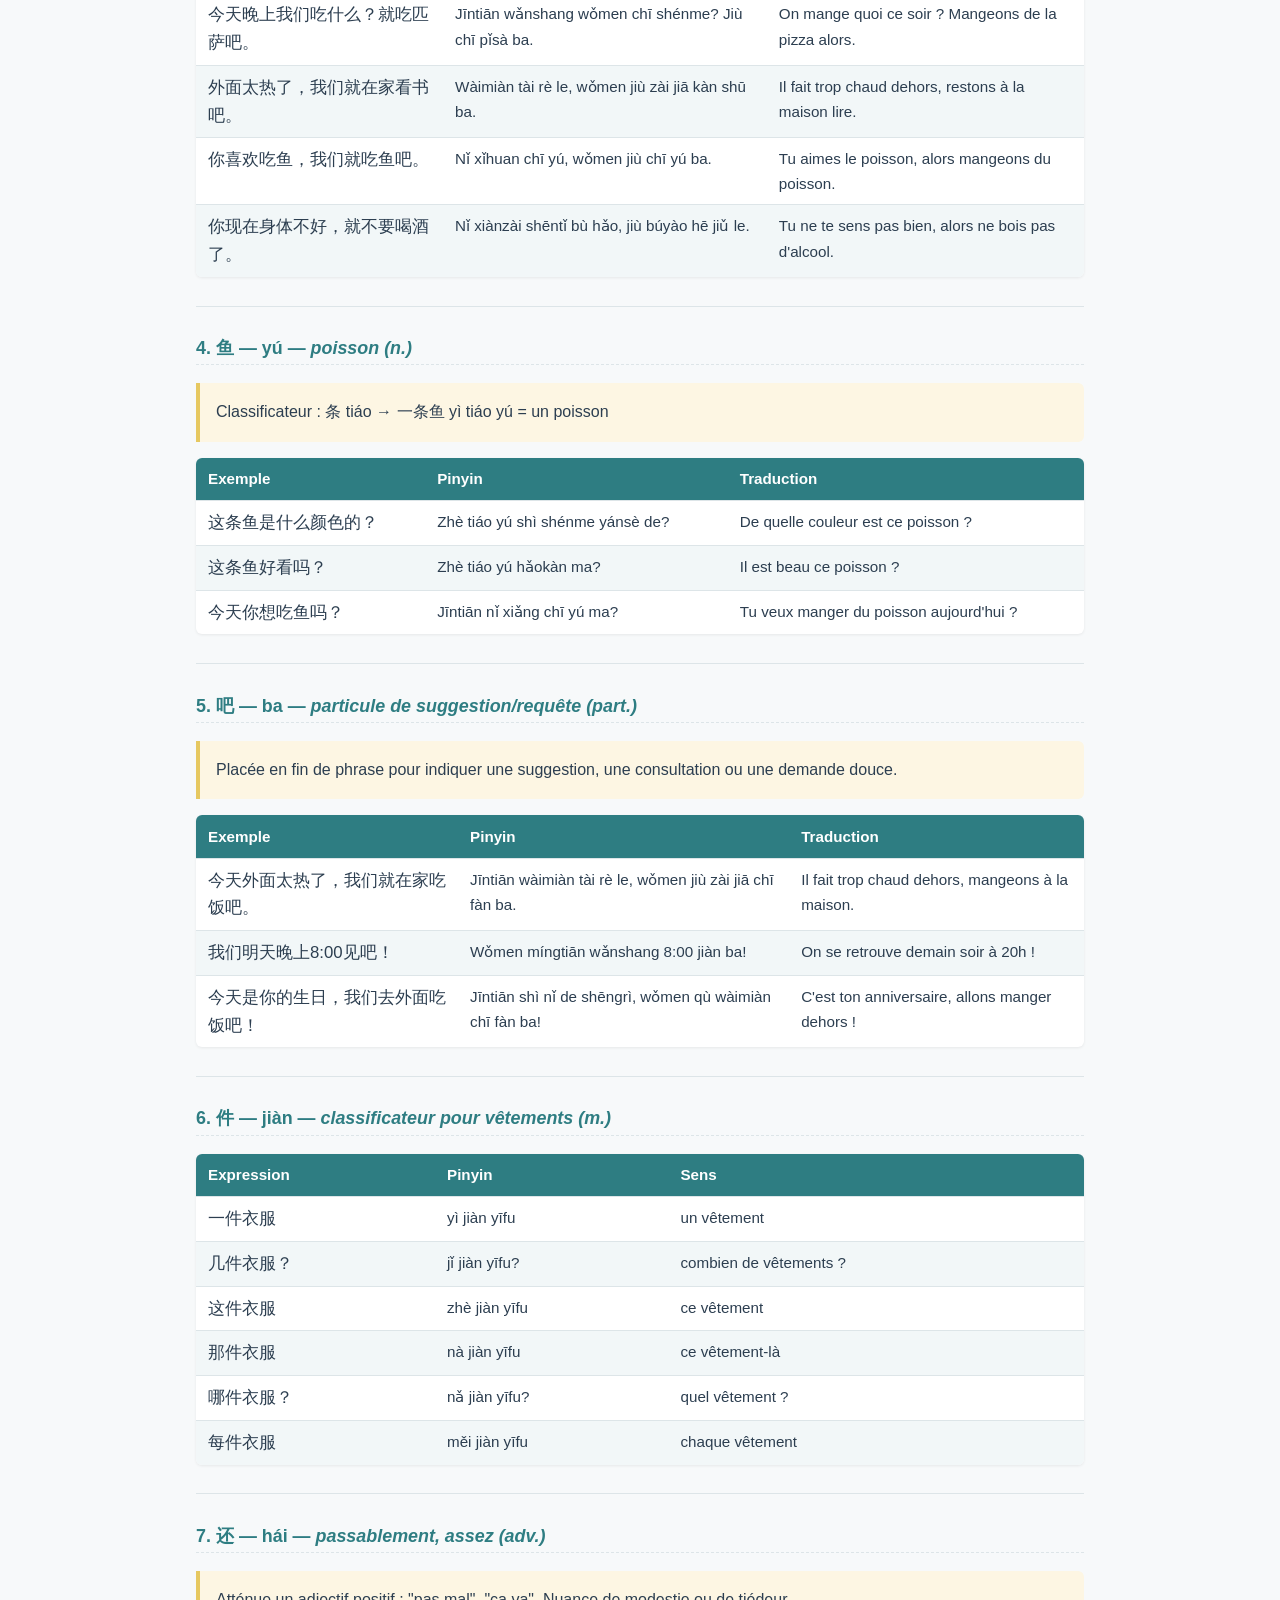
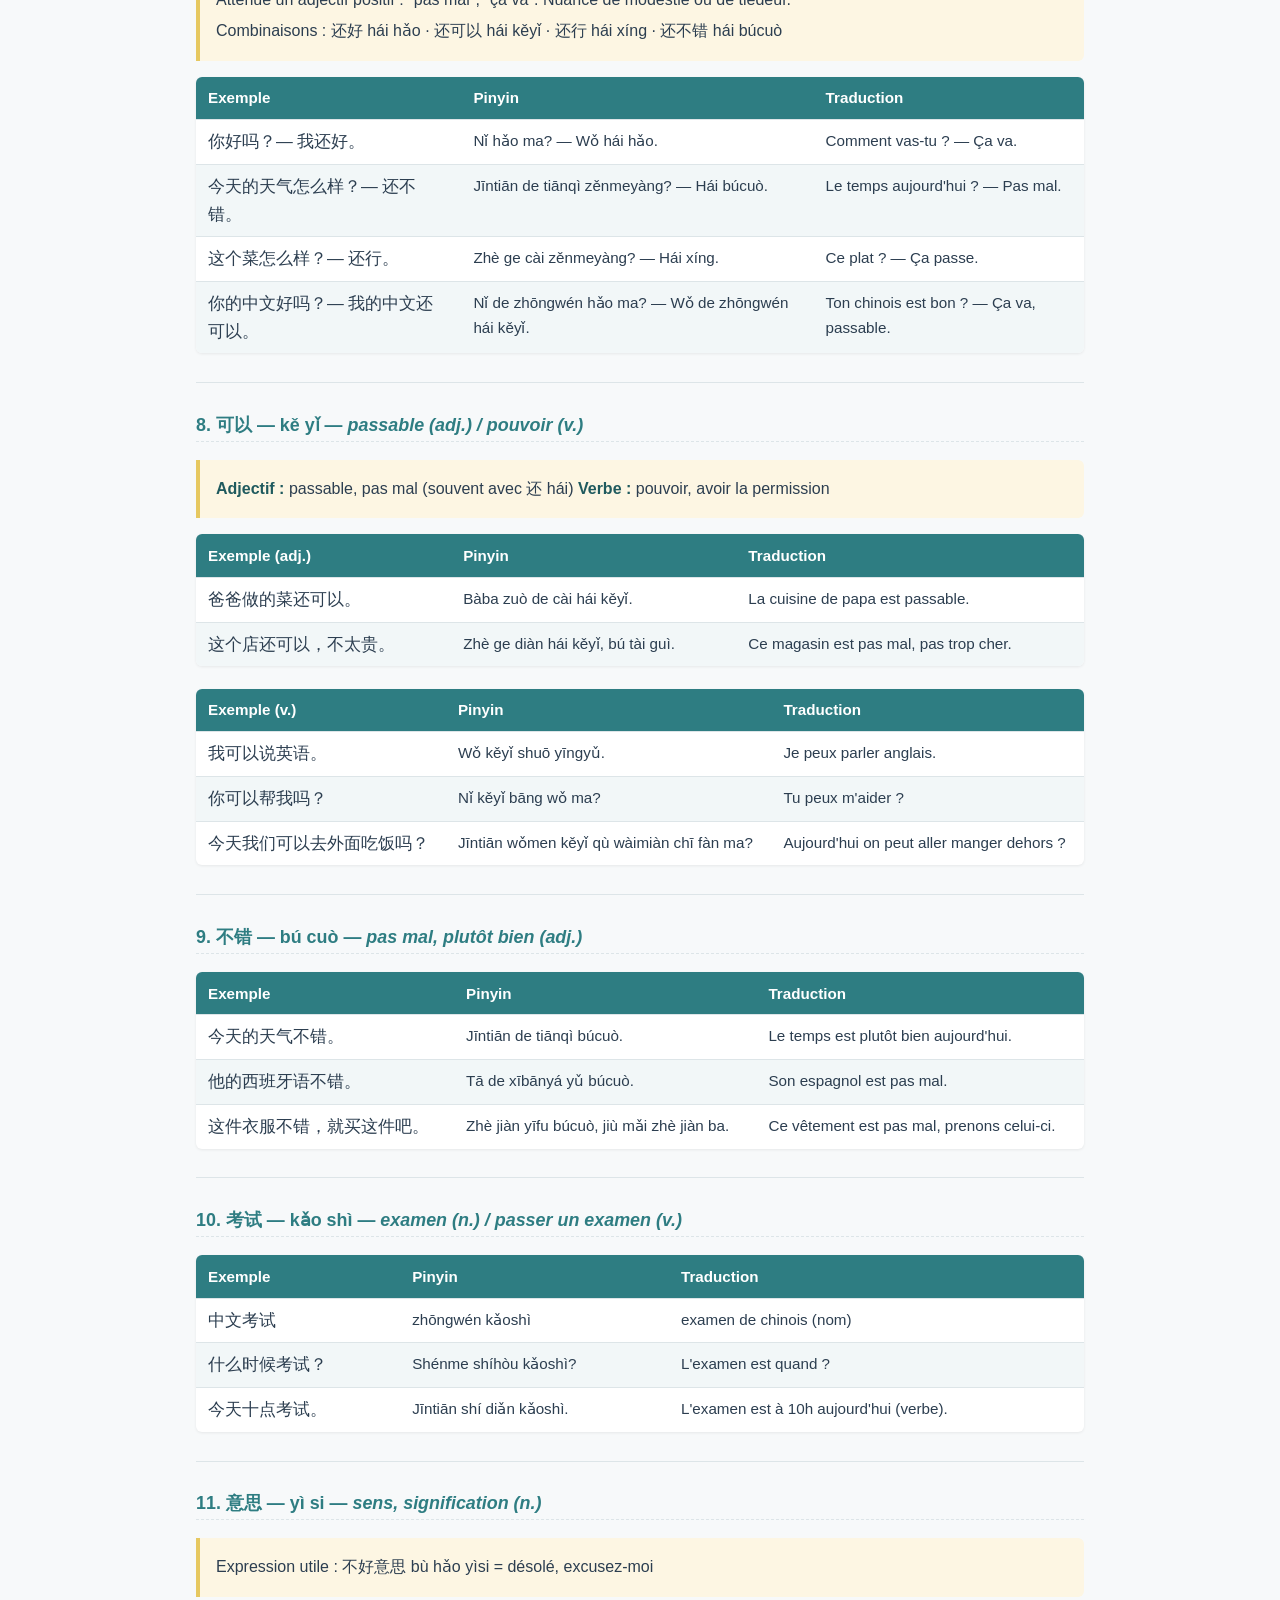
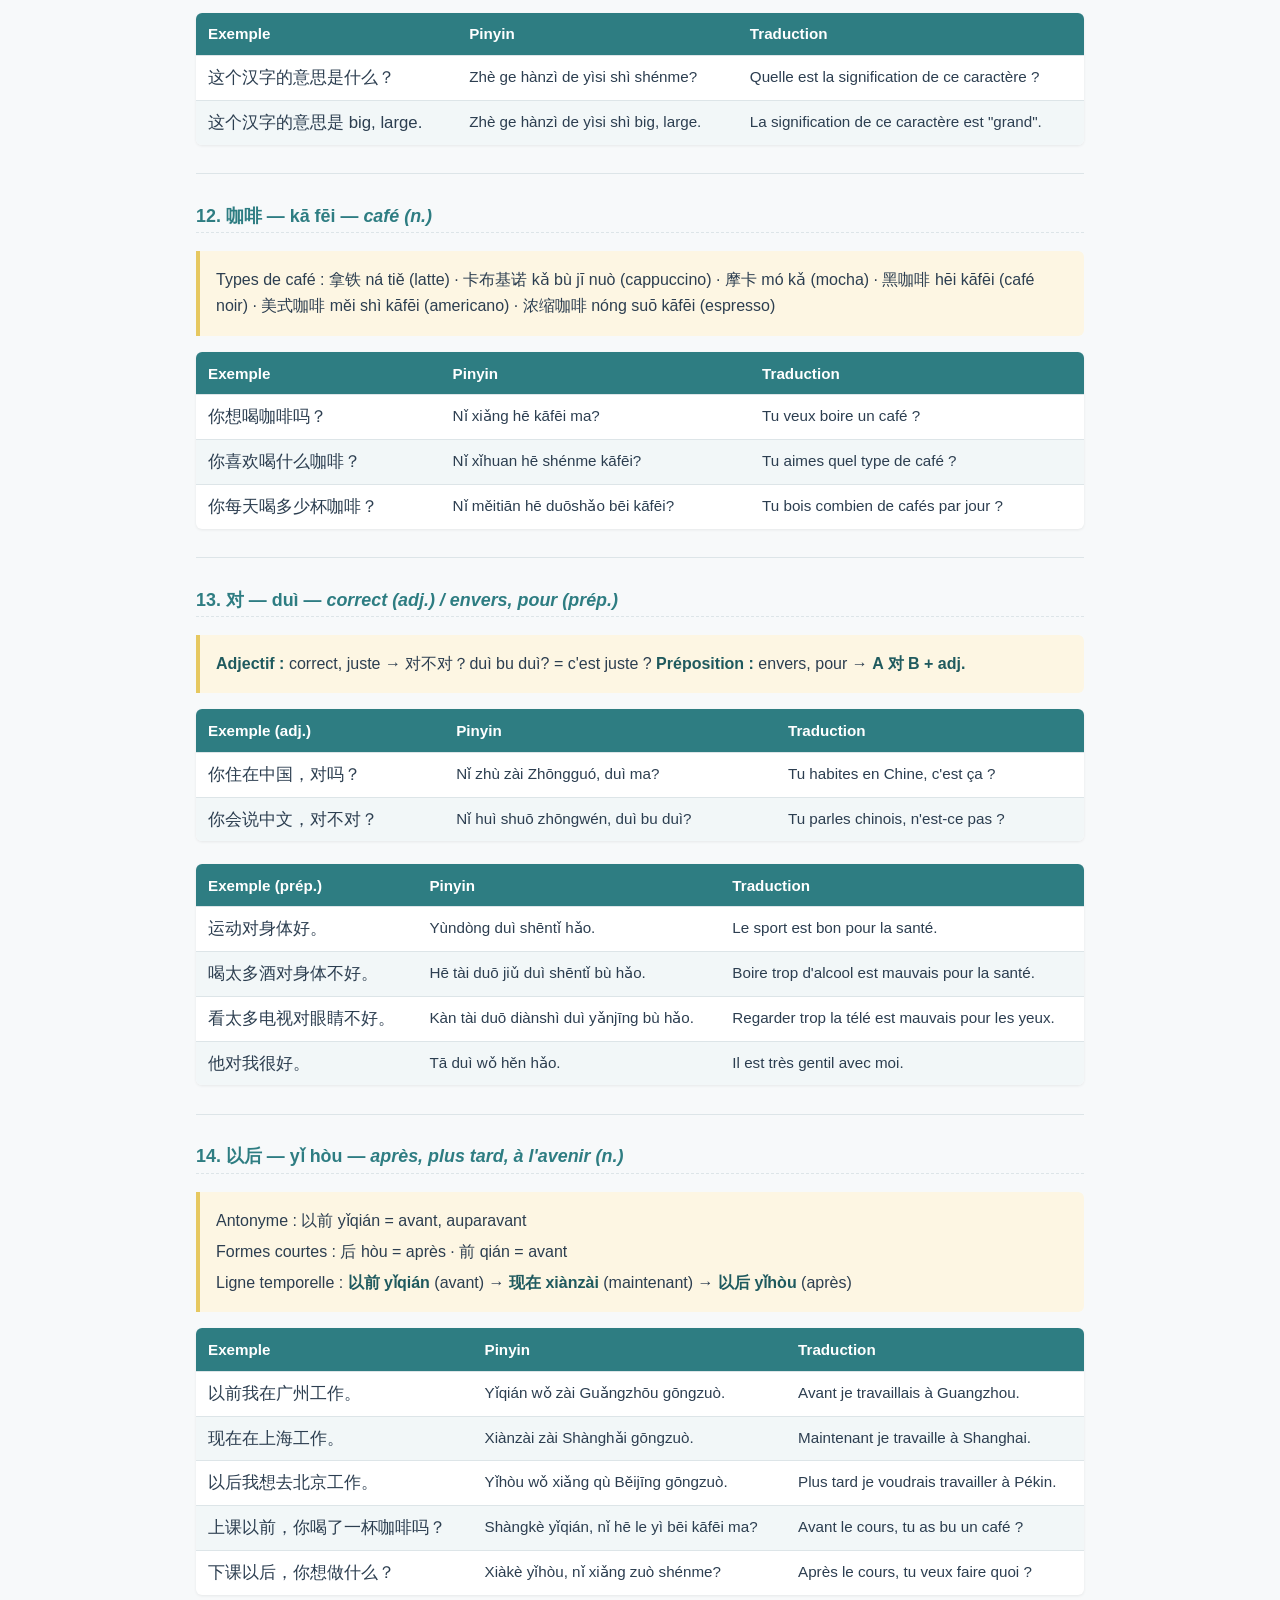
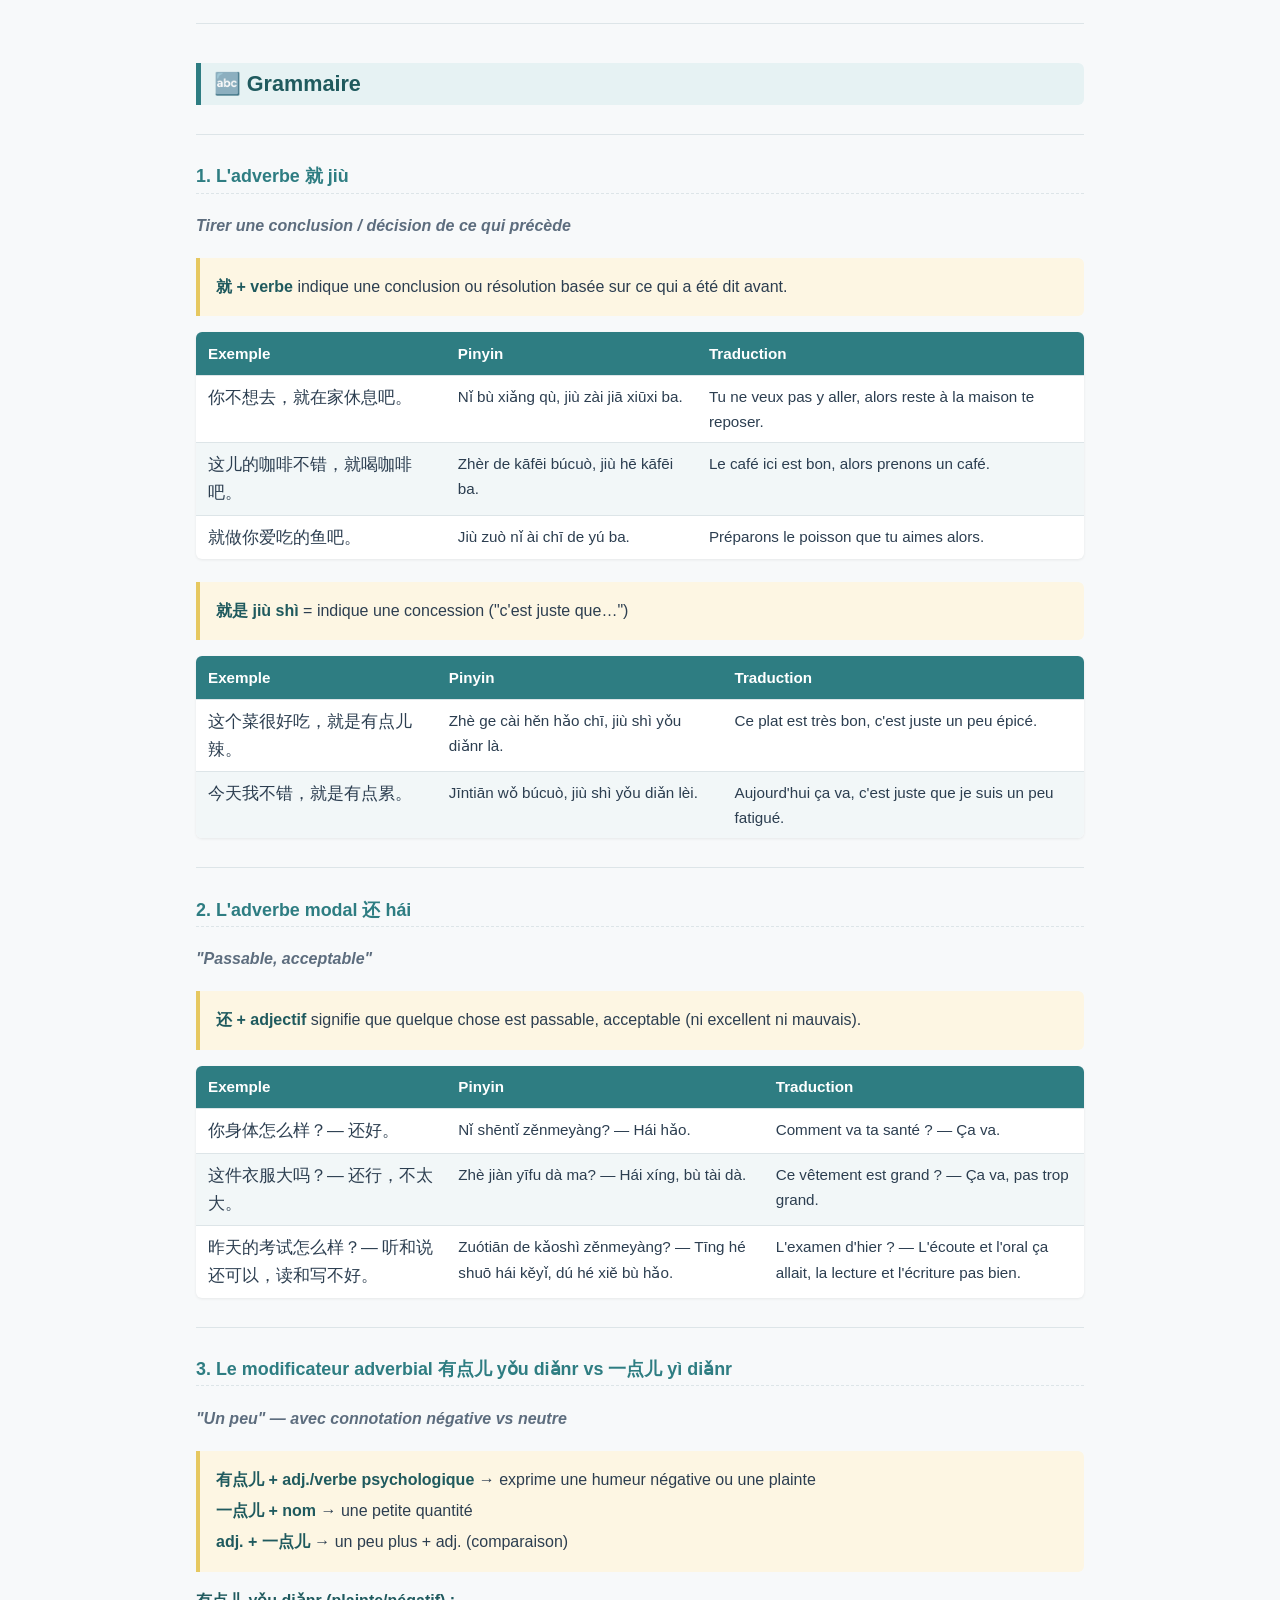
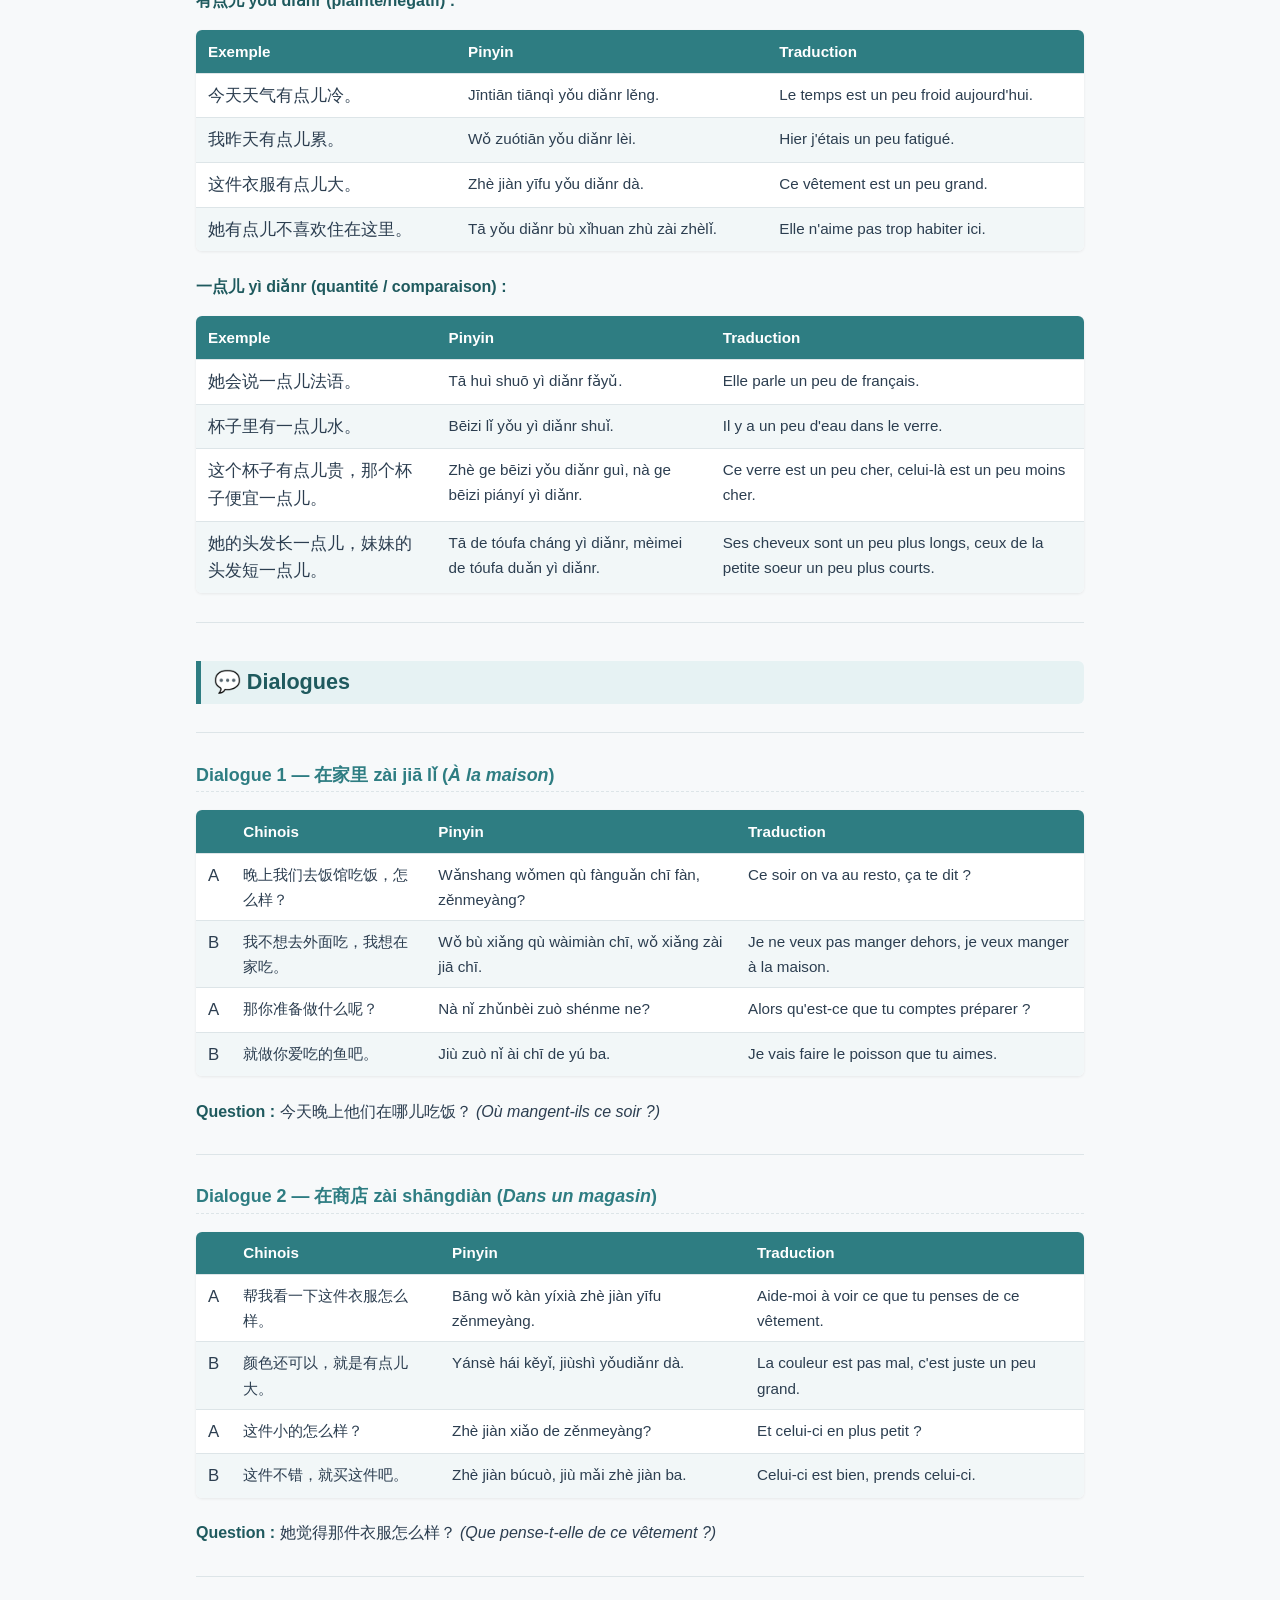
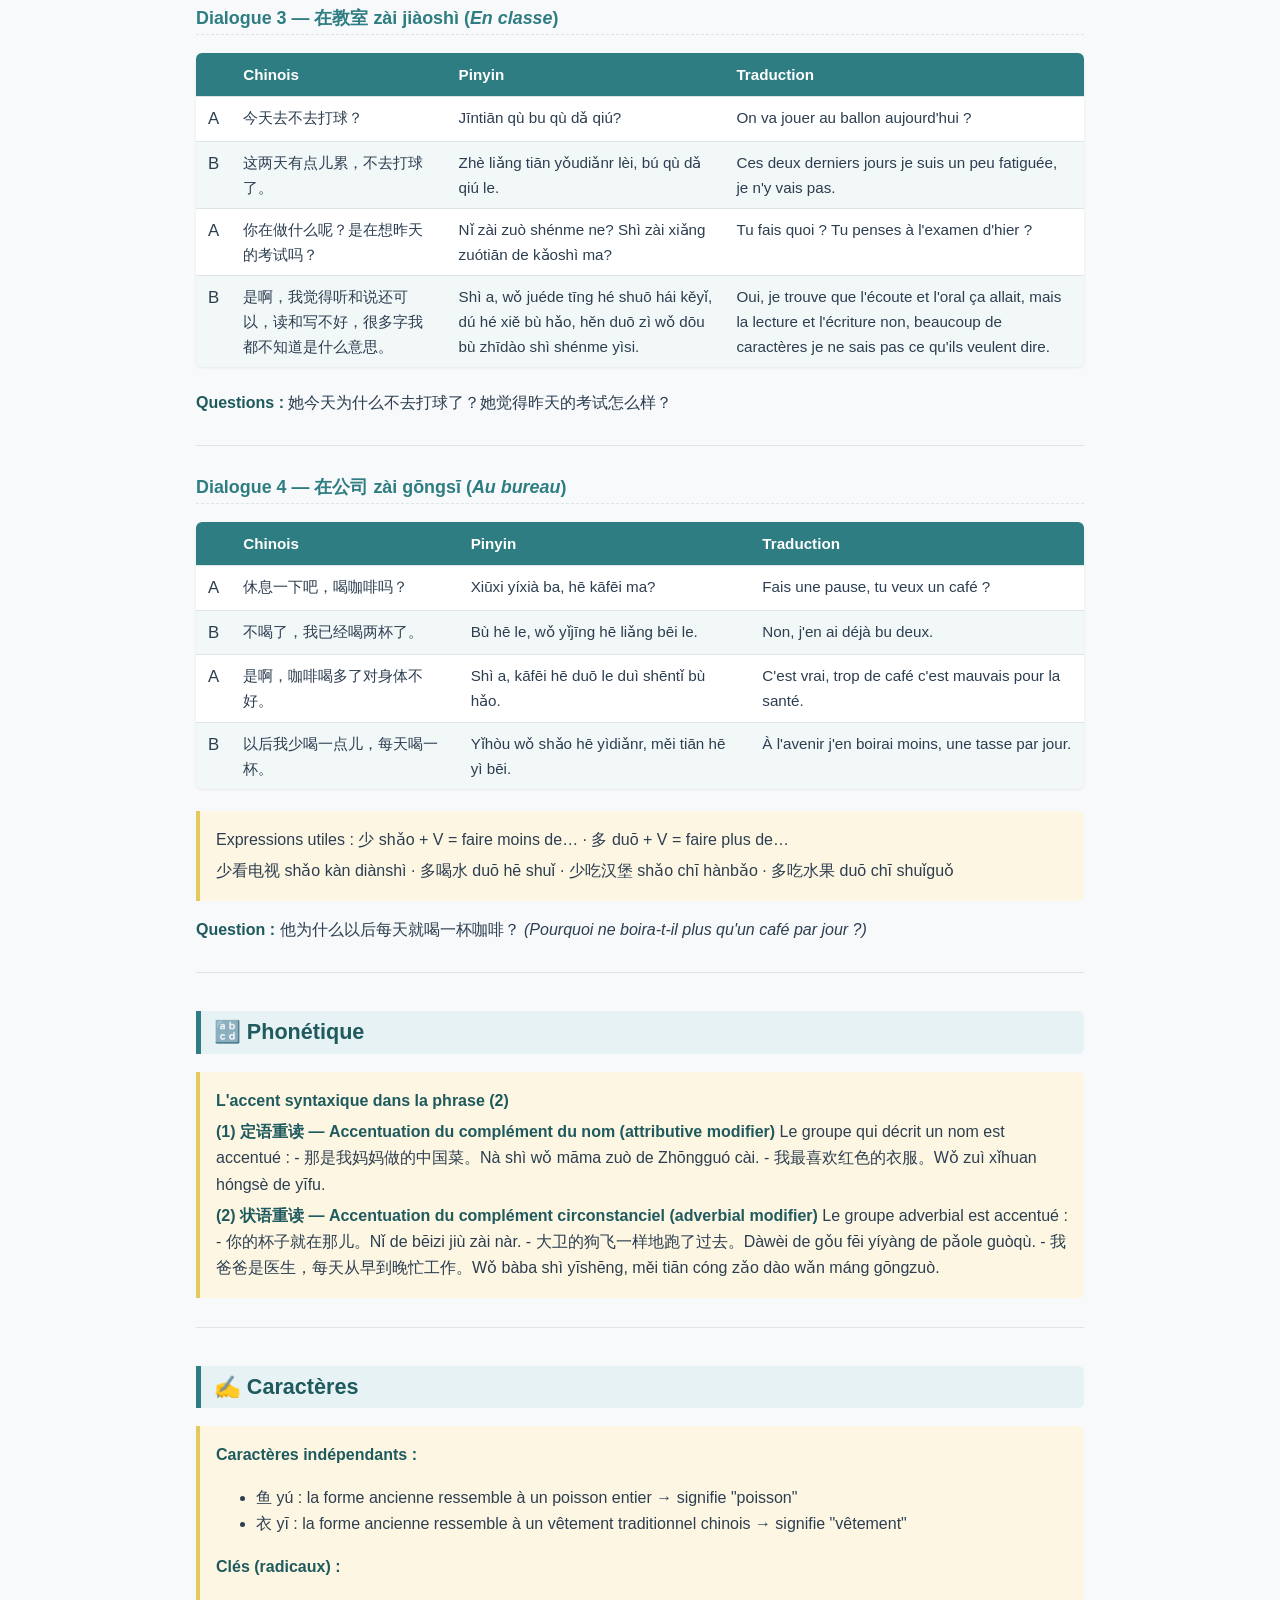
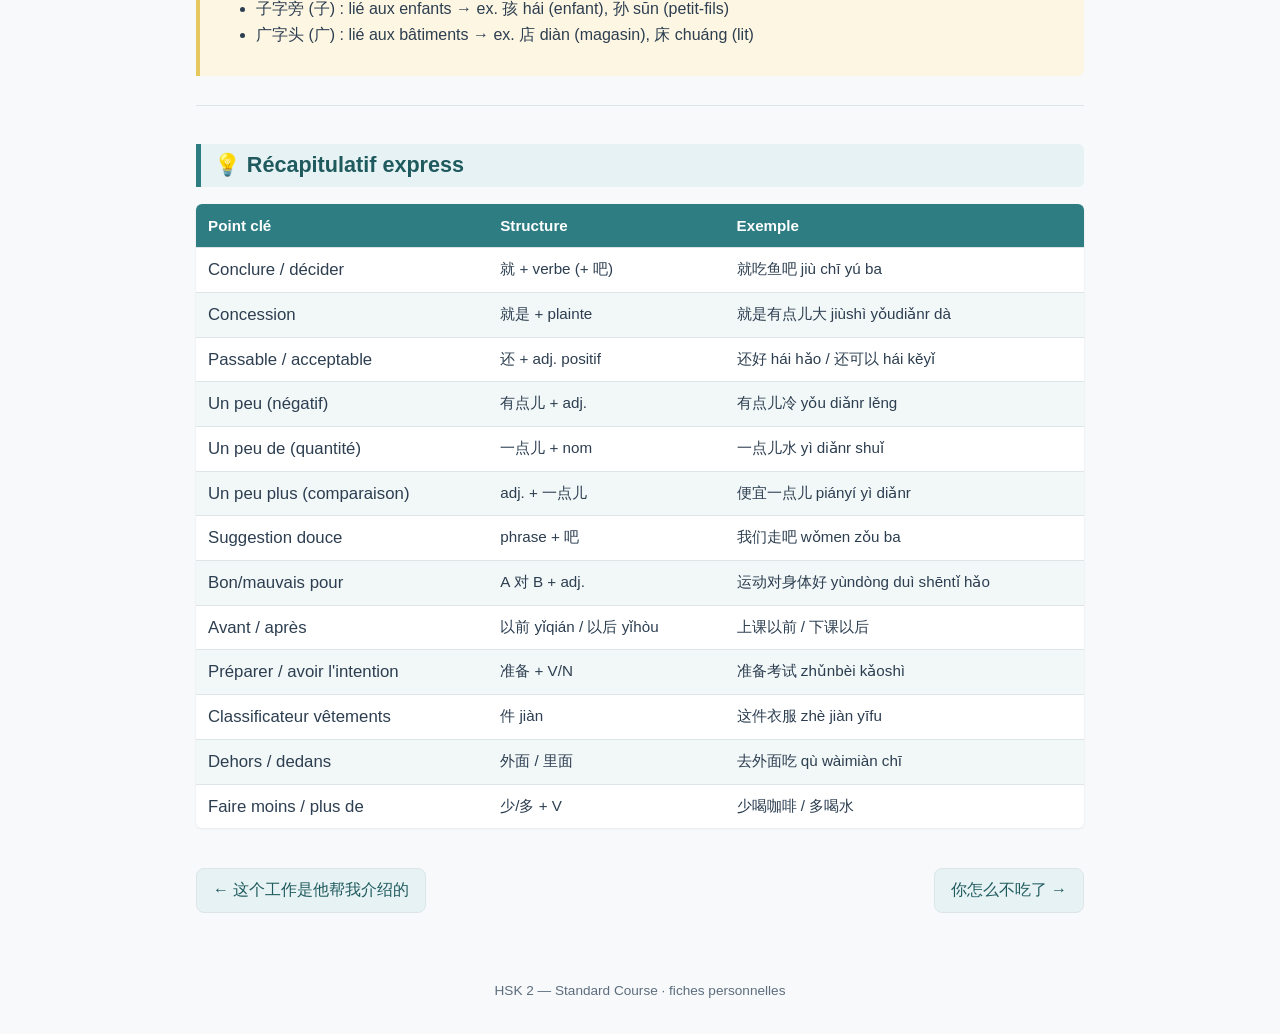
<file: lecon-05.html>
<!DOCTYPE html>
<html lang="fr" data-title-fr="Leçon 5 — 就买这件吧" data-title-en="Lesson 5 — 就买这件吧">
<head>
<meta charset="utf-8">
<meta name="viewport" content="width=device-width, initial-scale=1">
<title>Leçon 5 — 就买这件吧</title>
<link rel="stylesheet" href="style.css">
<script>try{if(localStorage.getItem('hsk2-lang')==='en')document.documentElement.classList.add('en');}catch(e){}</script>
</head>
<body>
<header class="site">
  <h1><span class="lang-fr">Leçon 5 — 就买这件吧</span><span class="lang-en">Lesson 5 — 就买这件吧</span></h1>
  <p><span class="lang-fr">Prends celui-ci.</span><span class="lang-en">Just get this one.</span></p>
</header>
<nav class="top">
  <a href="index.html"><span class="lang-fr">&#8962; Accueil</span><span class="lang-en">&#8962; Home</span></a>
  <button id="lang-toggle" type="button" aria-label="Changer de langue / Switch language"><span class="lang-fr">English</span><span class="lang-en">Français</span></button>
</nav>
<main>
<div class="lang-fr">
<h1>jiù mǎi zhè jiàn ba</h1>
<p><em>"Prends celui-ci."</em></p>
<hr />
<h2>📚 Nouveau Vocabulaire</h2>
<hr />
<h3>1. 外面 — wài miàn — <em>dehors, extérieur (n.)</em></h3>
<blockquote>
<p>Antonyme : 里面 lǐmiàn = dedans, intérieur</p>
</blockquote>
<table>
<thead>
<tr>
<th>Exemple</th>
<th>Pinyin</th>
<th>Traduction</th>
</tr>
</thead>
<tbody>
<tr>
<td>她在咖啡店里面还是外面？</td>
<td>Tā zài kāfēi diàn lǐmiàn háishì wàimiàn?</td>
<td>Elle est à l'intérieur ou à l'extérieur du café ?</td>
</tr>
<tr>
<td>饭店外面有什么？</td>
<td>Fàndiàn wàimiàn yǒu shénme?</td>
<td>Qu'est-ce qu'il y a dehors le restaurant ?</td>
</tr>
<tr>
<td>现在你在家还是在外面？</td>
<td>Xiànzài nǐ zài jiā háishì zài wàimiàn?</td>
<td>Tu es chez toi ou dehors en ce moment ?</td>
</tr>
<tr>
<td>今天晚上你想在家吃饭还是去外面吃？</td>
<td>Jīntiān wǎnshang nǐ xiǎng zài jiā chī fàn háishì qù wàimiàn chī?</td>
<td>Ce soir tu veux manger à la maison ou dehors ?</td>
</tr>
</tbody>
</table>
<hr />
<h3>2. 准备 — zhǔn bèi — <em>préparer, avoir l'intention de (v./n.)</em></h3>
<blockquote>
<p>Expression utile : 准备好 zhǔnbèi hǎo = être prêt, avoir fini de préparer</p>
</blockquote>
<table>
<thead>
<tr>
<th>Exemple</th>
<th>Pinyin</th>
<th>Traduction</th>
</tr>
</thead>
<tbody>
<tr>
<td>他们在准备晚饭。</td>
<td>Tāmen zài zhǔnbèi wǎnfàn.</td>
<td>Ils préparent le dîner.</td>
</tr>
<tr>
<td>明年我准备去澳大利亚旅游。</td>
<td>Míngnián wǒ zhǔnbèi qù Àodàlìyà lǚyóu.</td>
<td>L'année prochaine j'ai l'intention de voyager en Australie.</td>
</tr>
<tr>
<td>早饭妈妈给孩子准备了什么？</td>
<td>Zǎofàn māma gěi háizi zhǔnbèi le shénme?</td>
<td>Qu'est-ce que maman a préparé pour le petit-déjeuner des enfants ?</td>
</tr>
<tr>
<td>去旅游前，你准备什么东西？</td>
<td>Qù lǚyóu qián, nǐ zhǔnbèi shénme dōngxi?</td>
<td>Qu'est-ce que tu prépares avant de partir en voyage ?</td>
</tr>
</tbody>
</table>
<hr />
<h3>3. 就 — jiù — <em>alors, dans ce cas (adv.)</em></h3>
<blockquote>
<p>Indique une conclusion ou résolution tirée de ce qui précède.</p>
</blockquote>
<table>
<thead>
<tr>
<th>Exemple</th>
<th>Pinyin</th>
<th>Traduction</th>
</tr>
</thead>
<tbody>
<tr>
<td>今天晚上我们吃什么？就吃匹萨吧。</td>
<td>Jīntiān wǎnshang wǒmen chī shénme? Jiù chī pǐsà ba.</td>
<td>On mange quoi ce soir ? Mangeons de la pizza alors.</td>
</tr>
<tr>
<td>外面太热了，我们就在家看书吧。</td>
<td>Wàimiàn tài rè le, wǒmen jiù zài jiā kàn shū ba.</td>
<td>Il fait trop chaud dehors, restons à la maison lire.</td>
</tr>
<tr>
<td>你喜欢吃鱼，我们就吃鱼吧。</td>
<td>Nǐ xǐhuan chī yú, wǒmen jiù chī yú ba.</td>
<td>Tu aimes le poisson, alors mangeons du poisson.</td>
</tr>
<tr>
<td>你现在身体不好，就不要喝酒了。</td>
<td>Nǐ xiànzài shēntǐ bù hǎo, jiù búyào hē jiǔ le.</td>
<td>Tu ne te sens pas bien, alors ne bois pas d'alcool.</td>
</tr>
</tbody>
</table>
<hr />
<h3>4. 鱼 — yú — <em>poisson (n.)</em></h3>
<blockquote>
<p>Classificateur : 条 tiáo → 一条鱼 yì tiáo yú = un poisson</p>
</blockquote>
<table>
<thead>
<tr>
<th>Exemple</th>
<th>Pinyin</th>
<th>Traduction</th>
</tr>
</thead>
<tbody>
<tr>
<td>这条鱼是什么颜色的？</td>
<td>Zhè tiáo yú shì shénme yánsè de?</td>
<td>De quelle couleur est ce poisson ?</td>
</tr>
<tr>
<td>这条鱼好看吗？</td>
<td>Zhè tiáo yú hǎokàn ma?</td>
<td>Il est beau ce poisson ?</td>
</tr>
<tr>
<td>今天你想吃鱼吗？</td>
<td>Jīntiān nǐ xiǎng chī yú ma?</td>
<td>Tu veux manger du poisson aujourd'hui ?</td>
</tr>
</tbody>
</table>
<hr />
<h3>5. 吧 — ba — <em>particule de suggestion/requête (part.)</em></h3>
<blockquote>
<p>Placée en fin de phrase pour indiquer une suggestion, une consultation ou une demande douce.</p>
</blockquote>
<table>
<thead>
<tr>
<th>Exemple</th>
<th>Pinyin</th>
<th>Traduction</th>
</tr>
</thead>
<tbody>
<tr>
<td>今天外面太热了，我们就在家吃饭吧。</td>
<td>Jīntiān wàimiàn tài rè le, wǒmen jiù zài jiā chī fàn ba.</td>
<td>Il fait trop chaud dehors, mangeons à la maison.</td>
</tr>
<tr>
<td>我们明天晚上8:00见吧！</td>
<td>Wǒmen míngtiān wǎnshang 8:00 jiàn ba!</td>
<td>On se retrouve demain soir à 20h !</td>
</tr>
<tr>
<td>今天是你的生日，我们去外面吃饭吧！</td>
<td>Jīntiān shì nǐ de shēngrì, wǒmen qù wàimiàn chī fàn ba!</td>
<td>C'est ton anniversaire, allons manger dehors !</td>
</tr>
</tbody>
</table>
<hr />
<h3>6. 件 — jiàn — <em>classificateur pour vêtements (m.)</em></h3>
<table>
<thead>
<tr>
<th>Expression</th>
<th>Pinyin</th>
<th>Sens</th>
</tr>
</thead>
<tbody>
<tr>
<td>一件衣服</td>
<td>yì jiàn yīfu</td>
<td>un vêtement</td>
</tr>
<tr>
<td>几件衣服？</td>
<td>jǐ jiàn yīfu?</td>
<td>combien de vêtements ?</td>
</tr>
<tr>
<td>这件衣服</td>
<td>zhè jiàn yīfu</td>
<td>ce vêtement</td>
</tr>
<tr>
<td>那件衣服</td>
<td>nà jiàn yīfu</td>
<td>ce vêtement-là</td>
</tr>
<tr>
<td>哪件衣服？</td>
<td>nǎ jiàn yīfu?</td>
<td>quel vêtement ?</td>
</tr>
<tr>
<td>每件衣服</td>
<td>měi jiàn yīfu</td>
<td>chaque vêtement</td>
</tr>
</tbody>
</table>
<hr />
<h3>7. 还 — hái — <em>passablement, assez (adv.)</em></h3>
<blockquote>
<p>Atténue un adjectif positif : "pas mal", "ça va". Nuance de modestie ou de tiédeur.</p>
<p>Combinaisons : 还好 hái hǎo · 还可以 hái kěyǐ · 还行 hái xíng · 还不错 hái búcuò</p>
</blockquote>
<table>
<thead>
<tr>
<th>Exemple</th>
<th>Pinyin</th>
<th>Traduction</th>
</tr>
</thead>
<tbody>
<tr>
<td>你好吗？— 我还好。</td>
<td>Nǐ hǎo ma? — Wǒ hái hǎo.</td>
<td>Comment vas-tu ? — Ça va.</td>
</tr>
<tr>
<td>今天的天气怎么样？— 还不错。</td>
<td>Jīntiān de tiānqì zěnmeyàng? — Hái búcuò.</td>
<td>Le temps aujourd'hui ? — Pas mal.</td>
</tr>
<tr>
<td>这个菜怎么样？— 还行。</td>
<td>Zhè ge cài zěnmeyàng? — Hái xíng.</td>
<td>Ce plat ? — Ça passe.</td>
</tr>
<tr>
<td>你的中文好吗？— 我的中文还可以。</td>
<td>Nǐ de zhōngwén hǎo ma? — Wǒ de zhōngwén hái kěyǐ.</td>
<td>Ton chinois est bon ? — Ça va, passable.</td>
</tr>
</tbody>
</table>
<hr />
<h3>8. 可以 — kě yǐ — <em>passable (adj.) / pouvoir (v.)</em></h3>
<blockquote>
<p><strong>Adjectif :</strong> passable, pas mal (souvent avec 还 hái)
<strong>Verbe :</strong> pouvoir, avoir la permission</p>
</blockquote>
<table>
<thead>
<tr>
<th>Exemple (adj.)</th>
<th>Pinyin</th>
<th>Traduction</th>
</tr>
</thead>
<tbody>
<tr>
<td>爸爸做的菜还可以。</td>
<td>Bàba zuò de cài hái kěyǐ.</td>
<td>La cuisine de papa est passable.</td>
</tr>
<tr>
<td>这个店还可以，不太贵。</td>
<td>Zhè ge diàn hái kěyǐ, bú tài guì.</td>
<td>Ce magasin est pas mal, pas trop cher.</td>
</tr>
</tbody>
</table>
<table>
<thead>
<tr>
<th>Exemple (v.)</th>
<th>Pinyin</th>
<th>Traduction</th>
</tr>
</thead>
<tbody>
<tr>
<td>我可以说英语。</td>
<td>Wǒ kěyǐ shuō yīngyǔ.</td>
<td>Je peux parler anglais.</td>
</tr>
<tr>
<td>你可以帮我吗？</td>
<td>Nǐ kěyǐ bāng wǒ ma?</td>
<td>Tu peux m'aider ?</td>
</tr>
<tr>
<td>今天我们可以去外面吃饭吗？</td>
<td>Jīntiān wǒmen kěyǐ qù wàimiàn chī fàn ma?</td>
<td>Aujourd'hui on peut aller manger dehors ?</td>
</tr>
</tbody>
</table>
<hr />
<h3>9. 不错 — bú cuò — <em>pas mal, plutôt bien (adj.)</em></h3>
<table>
<thead>
<tr>
<th>Exemple</th>
<th>Pinyin</th>
<th>Traduction</th>
</tr>
</thead>
<tbody>
<tr>
<td>今天的天气不错。</td>
<td>Jīntiān de tiānqì búcuò.</td>
<td>Le temps est plutôt bien aujourd'hui.</td>
</tr>
<tr>
<td>他的西班牙语不错。</td>
<td>Tā de xībānyá yǔ búcuò.</td>
<td>Son espagnol est pas mal.</td>
</tr>
<tr>
<td>这件衣服不错，就买这件吧。</td>
<td>Zhè jiàn yīfu búcuò, jiù mǎi zhè jiàn ba.</td>
<td>Ce vêtement est pas mal, prenons celui-ci.</td>
</tr>
</tbody>
</table>
<hr />
<h3>10. 考试 — kǎo shì — <em>examen (n.) / passer un examen (v.)</em></h3>
<table>
<thead>
<tr>
<th>Exemple</th>
<th>Pinyin</th>
<th>Traduction</th>
</tr>
</thead>
<tbody>
<tr>
<td>中文考试</td>
<td>zhōngwén kǎoshì</td>
<td>examen de chinois (nom)</td>
</tr>
<tr>
<td>什么时候考试？</td>
<td>Shénme shíhòu kǎoshì?</td>
<td>L'examen est quand ?</td>
</tr>
<tr>
<td>今天十点考试。</td>
<td>Jīntiān shí diǎn kǎoshì.</td>
<td>L'examen est à 10h aujourd'hui (verbe).</td>
</tr>
</tbody>
</table>
<hr />
<h3>11. 意思 — yì si — <em>sens, signification (n.)</em></h3>
<blockquote>
<p>Expression utile : 不好意思 bù hǎo yìsi = désolé, excusez-moi</p>
</blockquote>
<table>
<thead>
<tr>
<th>Exemple</th>
<th>Pinyin</th>
<th>Traduction</th>
</tr>
</thead>
<tbody>
<tr>
<td>这个汉字的意思是什么？</td>
<td>Zhè ge hànzì de yìsi shì shénme?</td>
<td>Quelle est la signification de ce caractère ?</td>
</tr>
<tr>
<td>这个汉字的意思是 big, large.</td>
<td>Zhè ge hànzì de yìsi shì big, large.</td>
<td>La signification de ce caractère est "grand".</td>
</tr>
</tbody>
</table>
<hr />
<h3>12. 咖啡 — kā fēi — <em>café (n.)</em></h3>
<blockquote>
<p>Types de café : 拿铁 ná tiě (latte) · 卡布基诺 kǎ bù jī nuò (cappuccino) · 摩卡 mó kǎ (mocha) · 黑咖啡 hēi kāfēi (café noir) · 美式咖啡 měi shì kāfēi (americano) · 浓缩咖啡 nóng suō kāfēi (espresso)</p>
</blockquote>
<table>
<thead>
<tr>
<th>Exemple</th>
<th>Pinyin</th>
<th>Traduction</th>
</tr>
</thead>
<tbody>
<tr>
<td>你想喝咖啡吗？</td>
<td>Nǐ xiǎng hē kāfēi ma?</td>
<td>Tu veux boire un café ?</td>
</tr>
<tr>
<td>你喜欢喝什么咖啡？</td>
<td>Nǐ xǐhuan hē shénme kāfēi?</td>
<td>Tu aimes quel type de café ?</td>
</tr>
<tr>
<td>你每天喝多少杯咖啡？</td>
<td>Nǐ měitiān hē duōshǎo bēi kāfēi?</td>
<td>Tu bois combien de cafés par jour ?</td>
</tr>
</tbody>
</table>
<hr />
<h3>13. 对 — duì — <em>correct (adj.) / envers, pour (prép.)</em></h3>
<blockquote>
<p><strong>Adjectif :</strong> correct, juste → 对不对？duì bu duì? = c'est juste ?
<strong>Préposition :</strong> envers, pour → <strong>A 对 B + adj.</strong></p>
</blockquote>
<table>
<thead>
<tr>
<th>Exemple (adj.)</th>
<th>Pinyin</th>
<th>Traduction</th>
</tr>
</thead>
<tbody>
<tr>
<td>你住在中国，对吗？</td>
<td>Nǐ zhù zài Zhōngguó, duì ma?</td>
<td>Tu habites en Chine, c'est ça ?</td>
</tr>
<tr>
<td>你会说中文，对不对？</td>
<td>Nǐ huì shuō zhōngwén, duì bu duì?</td>
<td>Tu parles chinois, n'est-ce pas ?</td>
</tr>
</tbody>
</table>
<table>
<thead>
<tr>
<th>Exemple (prép.)</th>
<th>Pinyin</th>
<th>Traduction</th>
</tr>
</thead>
<tbody>
<tr>
<td>运动对身体好。</td>
<td>Yùndòng duì shēntǐ hǎo.</td>
<td>Le sport est bon pour la santé.</td>
</tr>
<tr>
<td>喝太多酒对身体不好。</td>
<td>Hē tài duō jiǔ duì shēntǐ bù hǎo.</td>
<td>Boire trop d'alcool est mauvais pour la santé.</td>
</tr>
<tr>
<td>看太多电视对眼睛不好。</td>
<td>Kàn tài duō diànshì duì yǎnjīng bù hǎo.</td>
<td>Regarder trop la télé est mauvais pour les yeux.</td>
</tr>
<tr>
<td>他对我很好。</td>
<td>Tā duì wǒ hěn hǎo.</td>
<td>Il est très gentil avec moi.</td>
</tr>
</tbody>
</table>
<hr />
<h3>14. 以后 — yǐ hòu — <em>après, plus tard, à l'avenir (n.)</em></h3>
<blockquote>
<p>Antonyme : 以前 yǐqián = avant, auparavant</p>
<p>Formes courtes : 后 hòu = après · 前 qián = avant</p>
<p>Ligne temporelle : <strong>以前 yǐqián</strong> (avant) → <strong>现在 xiànzài</strong> (maintenant) → <strong>以后 yǐhòu</strong> (après)</p>
</blockquote>
<table>
<thead>
<tr>
<th>Exemple</th>
<th>Pinyin</th>
<th>Traduction</th>
</tr>
</thead>
<tbody>
<tr>
<td>以前我在广州工作。</td>
<td>Yǐqián wǒ zài Guǎngzhōu gōngzuò.</td>
<td>Avant je travaillais à Guangzhou.</td>
</tr>
<tr>
<td>现在在上海工作。</td>
<td>Xiànzài zài Shànghǎi gōngzuò.</td>
<td>Maintenant je travaille à Shanghai.</td>
</tr>
<tr>
<td>以后我想去北京工作。</td>
<td>Yǐhòu wǒ xiǎng qù Běijīng gōngzuò.</td>
<td>Plus tard je voudrais travailler à Pékin.</td>
</tr>
<tr>
<td>上课以前，你喝了一杯咖啡吗？</td>
<td>Shàngkè yǐqián, nǐ hē le yì bēi kāfēi ma?</td>
<td>Avant le cours, tu as bu un café ?</td>
</tr>
<tr>
<td>下课以后，你想做什么？</td>
<td>Xiàkè yǐhòu, nǐ xiǎng zuò shénme?</td>
<td>Après le cours, tu veux faire quoi ?</td>
</tr>
</tbody>
</table>
<hr />
<h2>🔤 Grammaire</h2>
<hr />
<h3>1. L'adverbe 就 jiù</h3>
<h4><em>Tirer une conclusion / décision de ce qui précède</em></h4>
<blockquote>
<p><strong>就 + verbe</strong> indique une conclusion ou résolution basée sur ce qui a été dit avant.</p>
</blockquote>
<table>
<thead>
<tr>
<th>Exemple</th>
<th>Pinyin</th>
<th>Traduction</th>
</tr>
</thead>
<tbody>
<tr>
<td>你不想去，就在家休息吧。</td>
<td>Nǐ bù xiǎng qù, jiù zài jiā xiūxi ba.</td>
<td>Tu ne veux pas y aller, alors reste à la maison te reposer.</td>
</tr>
<tr>
<td>这儿的咖啡不错，就喝咖啡吧。</td>
<td>Zhèr de kāfēi búcuò, jiù hē kāfēi ba.</td>
<td>Le café ici est bon, alors prenons un café.</td>
</tr>
<tr>
<td>就做你爱吃的鱼吧。</td>
<td>Jiù zuò nǐ ài chī de yú ba.</td>
<td>Préparons le poisson que tu aimes alors.</td>
</tr>
</tbody>
</table>
<blockquote>
<p><strong>就是 jiù shì</strong> = indique une concession ("c'est juste que…")</p>
</blockquote>
<table>
<thead>
<tr>
<th>Exemple</th>
<th>Pinyin</th>
<th>Traduction</th>
</tr>
</thead>
<tbody>
<tr>
<td>这个菜很好吃，就是有点儿辣。</td>
<td>Zhè ge cài hěn hǎo chī, jiù shì yǒu diǎnr là.</td>
<td>Ce plat est très bon, c'est juste un peu épicé.</td>
</tr>
<tr>
<td>今天我不错，就是有点累。</td>
<td>Jīntiān wǒ búcuò, jiù shì yǒu diǎn lèi.</td>
<td>Aujourd'hui ça va, c'est juste que je suis un peu fatigué.</td>
</tr>
</tbody>
</table>
<hr />
<h3>2. L'adverbe modal 还 hái</h3>
<h4><em>"Passable, acceptable"</em></h4>
<blockquote>
<p><strong>还 + adjectif</strong> signifie que quelque chose est passable, acceptable (ni excellent ni mauvais).</p>
</blockquote>
<table>
<thead>
<tr>
<th>Exemple</th>
<th>Pinyin</th>
<th>Traduction</th>
</tr>
</thead>
<tbody>
<tr>
<td>你身体怎么样？— 还好。</td>
<td>Nǐ shēntǐ zěnmeyàng? — Hái hǎo.</td>
<td>Comment va ta santé ? — Ça va.</td>
</tr>
<tr>
<td>这件衣服大吗？— 还行，不太大。</td>
<td>Zhè jiàn yīfu dà ma? — Hái xíng, bù tài dà.</td>
<td>Ce vêtement est grand ? — Ça va, pas trop grand.</td>
</tr>
<tr>
<td>昨天的考试怎么样？— 听和说还可以，读和写不好。</td>
<td>Zuótiān de kǎoshì zěnmeyàng? — Tīng hé shuō hái kěyǐ, dú hé xiě bù hǎo.</td>
<td>L'examen d'hier ? — L'écoute et l'oral ça allait, la lecture et l'écriture pas bien.</td>
</tr>
</tbody>
</table>
<hr />
<h3>3. Le modificateur adverbial 有点儿 yǒu diǎnr vs 一点儿 yì diǎnr</h3>
<h4><em>"Un peu" — avec connotation négative vs neutre</em></h4>
<blockquote>
<p><strong>有点儿 + adj./verbe psychologique</strong> → exprime une humeur négative ou une plainte</p>
<p><strong>一点儿 + nom</strong> → une petite quantité</p>
<p><strong>adj. + 一点儿</strong> → un peu plus + adj. (comparaison)</p>
</blockquote>
<p><strong>有点儿 yǒu diǎnr (plainte/négatif) :</strong></p>
<table>
<thead>
<tr>
<th>Exemple</th>
<th>Pinyin</th>
<th>Traduction</th>
</tr>
</thead>
<tbody>
<tr>
<td>今天天气有点儿冷。</td>
<td>Jīntiān tiānqì yǒu diǎnr lěng.</td>
<td>Le temps est un peu froid aujourd'hui.</td>
</tr>
<tr>
<td>我昨天有点儿累。</td>
<td>Wǒ zuótiān yǒu diǎnr lèi.</td>
<td>Hier j'étais un peu fatigué.</td>
</tr>
<tr>
<td>这件衣服有点儿大。</td>
<td>Zhè jiàn yīfu yǒu diǎnr dà.</td>
<td>Ce vêtement est un peu grand.</td>
</tr>
<tr>
<td>她有点儿不喜欢住在这里。</td>
<td>Tā yǒu diǎnr bù xǐhuan zhù zài zhèlǐ.</td>
<td>Elle n'aime pas trop habiter ici.</td>
</tr>
</tbody>
</table>
<p><strong>一点儿 yì diǎnr (quantité / comparaison) :</strong></p>
<table>
<thead>
<tr>
<th>Exemple</th>
<th>Pinyin</th>
<th>Traduction</th>
</tr>
</thead>
<tbody>
<tr>
<td>她会说一点儿法语。</td>
<td>Tā huì shuō yì diǎnr fǎyǔ.</td>
<td>Elle parle un peu de français.</td>
</tr>
<tr>
<td>杯子里有一点儿水。</td>
<td>Bēizi lǐ yǒu yì diǎnr shuǐ.</td>
<td>Il y a un peu d'eau dans le verre.</td>
</tr>
<tr>
<td>这个杯子有点儿贵，那个杯子便宜一点儿。</td>
<td>Zhè ge bēizi yǒu diǎnr guì, nà ge bēizi piányí yì diǎnr.</td>
<td>Ce verre est un peu cher, celui-là est un peu moins cher.</td>
</tr>
<tr>
<td>她的头发长一点儿，妹妹的头发短一点儿。</td>
<td>Tā de tóufa cháng yì diǎnr, mèimei de tóufa duǎn yì diǎnr.</td>
<td>Ses cheveux sont un peu plus longs, ceux de la petite soeur un peu plus courts.</td>
</tr>
</tbody>
</table>
<hr />
<h2>💬 Dialogues</h2>
<hr />
<h3>Dialogue 1 — 在家里 zài jiā lǐ (<em>À la maison</em>)</h3>
<table>
<thead>
<tr>
<th></th>
<th>Chinois</th>
<th>Pinyin</th>
<th>Traduction</th>
</tr>
</thead>
<tbody>
<tr>
<td>A</td>
<td>晚上我们去饭馆吃饭，怎么样？</td>
<td>Wǎnshang wǒmen qù fànguǎn chī fàn, zěnmeyàng?</td>
<td>Ce soir on va au resto, ça te dit ?</td>
</tr>
<tr>
<td>B</td>
<td>我不想去外面吃，我想在家吃。</td>
<td>Wǒ bù xiǎng qù wàimiàn chī, wǒ xiǎng zài jiā chī.</td>
<td>Je ne veux pas manger dehors, je veux manger à la maison.</td>
</tr>
<tr>
<td>A</td>
<td>那你准备做什么呢？</td>
<td>Nà nǐ zhǔnbèi zuò shénme ne?</td>
<td>Alors qu'est-ce que tu comptes préparer ?</td>
</tr>
<tr>
<td>B</td>
<td>就做你爱吃的鱼吧。</td>
<td>Jiù zuò nǐ ài chī de yú ba.</td>
<td>Je vais faire le poisson que tu aimes.</td>
</tr>
</tbody>
</table>
<p><strong>Question :</strong> 今天晚上他们在哪儿吃饭？ <em>(Où mangent-ils ce soir ?)</em></p>
<hr />
<h3>Dialogue 2 — 在商店 zài shāngdiàn (<em>Dans un magasin</em>)</h3>
<table>
<thead>
<tr>
<th></th>
<th>Chinois</th>
<th>Pinyin</th>
<th>Traduction</th>
</tr>
</thead>
<tbody>
<tr>
<td>A</td>
<td>帮我看一下这件衣服怎么样。</td>
<td>Bāng wǒ kàn yíxià zhè jiàn yīfu zěnmeyàng.</td>
<td>Aide-moi à voir ce que tu penses de ce vêtement.</td>
</tr>
<tr>
<td>B</td>
<td>颜色还可以，就是有点儿大。</td>
<td>Yánsè hái kěyǐ, jiùshì yǒudiǎnr dà.</td>
<td>La couleur est pas mal, c'est juste un peu grand.</td>
</tr>
<tr>
<td>A</td>
<td>这件小的怎么样？</td>
<td>Zhè jiàn xiǎo de zěnmeyàng?</td>
<td>Et celui-ci en plus petit ?</td>
</tr>
<tr>
<td>B</td>
<td>这件不错，就买这件吧。</td>
<td>Zhè jiàn búcuò, jiù mǎi zhè jiàn ba.</td>
<td>Celui-ci est bien, prends celui-ci.</td>
</tr>
</tbody>
</table>
<p><strong>Question :</strong> 她觉得那件衣服怎么样？ <em>(Que pense-t-elle de ce vêtement ?)</em></p>
<hr />
<h3>Dialogue 3 — 在教室 zài jiàoshì (<em>En classe</em>)</h3>
<table>
<thead>
<tr>
<th></th>
<th>Chinois</th>
<th>Pinyin</th>
<th>Traduction</th>
</tr>
</thead>
<tbody>
<tr>
<td>A</td>
<td>今天去不去打球？</td>
<td>Jīntiān qù bu qù dǎ qiú?</td>
<td>On va jouer au ballon aujourd'hui ?</td>
</tr>
<tr>
<td>B</td>
<td>这两天有点儿累，不去打球了。</td>
<td>Zhè liǎng tiān yǒudiǎnr lèi, bú qù dǎ qiú le.</td>
<td>Ces deux derniers jours je suis un peu fatiguée, je n'y vais pas.</td>
</tr>
<tr>
<td>A</td>
<td>你在做什么呢？是在想昨天的考试吗？</td>
<td>Nǐ zài zuò shénme ne? Shì zài xiǎng zuótiān de kǎoshì ma?</td>
<td>Tu fais quoi ? Tu penses à l'examen d'hier ?</td>
</tr>
<tr>
<td>B</td>
<td>是啊，我觉得听和说还可以，读和写不好，很多字我都不知道是什么意思。</td>
<td>Shì a, wǒ juéde tīng hé shuō hái kěyǐ, dú hé xiě bù hǎo, hěn duō zì wǒ dōu bù zhīdào shì shénme yìsi.</td>
<td>Oui, je trouve que l'écoute et l'oral ça allait, mais la lecture et l'écriture non, beaucoup de caractères je ne sais pas ce qu'ils veulent dire.</td>
</tr>
</tbody>
</table>
<p><strong>Questions :</strong> 她今天为什么不去打球了？她觉得昨天的考试怎么样？</p>
<hr />
<h3>Dialogue 4 — 在公司 zài gōngsī (<em>Au bureau</em>)</h3>
<table>
<thead>
<tr>
<th></th>
<th>Chinois</th>
<th>Pinyin</th>
<th>Traduction</th>
</tr>
</thead>
<tbody>
<tr>
<td>A</td>
<td>休息一下吧，喝咖啡吗？</td>
<td>Xiūxi yíxià ba, hē kāfēi ma?</td>
<td>Fais une pause, tu veux un café ?</td>
</tr>
<tr>
<td>B</td>
<td>不喝了，我已经喝两杯了。</td>
<td>Bù hē le, wǒ yǐjīng hē liǎng bēi le.</td>
<td>Non, j'en ai déjà bu deux.</td>
</tr>
<tr>
<td>A</td>
<td>是啊，咖啡喝多了对身体不好。</td>
<td>Shì a, kāfēi hē duō le duì shēntǐ bù hǎo.</td>
<td>C'est vrai, trop de café c'est mauvais pour la santé.</td>
</tr>
<tr>
<td>B</td>
<td>以后我少喝一点儿，每天喝一杯。</td>
<td>Yǐhòu wǒ shǎo hē yìdiǎnr, měi tiān hē yì bēi.</td>
<td>À l'avenir j'en boirai moins, une tasse par jour.</td>
</tr>
</tbody>
</table>
<blockquote>
<p>Expressions utiles : 少 shǎo + V = faire moins de… · 多 duō + V = faire plus de…</p>
<p>少看电视 shǎo kàn diànshì · 多喝水 duō hē shuǐ · 少吃汉堡 shǎo chī hànbǎo · 多吃水果 duō chī shuǐguǒ</p>
</blockquote>
<p><strong>Question :</strong> 他为什么以后每天就喝一杯咖啡？ <em>(Pourquoi ne boira-t-il plus qu'un café par jour ?)</em></p>
<hr />
<h2>🔡 Phonétique</h2>
<blockquote>
<p><strong>L'accent syntaxique dans la phrase (2)</strong></p>
<p><strong>(1) 定语重读 — Accentuation du complément du nom (attributive modifier)</strong>
Le groupe qui décrit un nom est accentué :
- 那是我妈妈做的中国菜。Nà shì wǒ māma zuò de Zhōngguó cài.
- 我最喜欢红色的衣服。Wǒ zuì xǐhuan hóngsè de yīfu.</p>
<p><strong>(2) 状语重读 — Accentuation du complément circonstanciel (adverbial modifier)</strong>
Le groupe adverbial est accentué :
- 你的杯子就在那儿。Nǐ de bēizi jiù zài nàr.
- 大卫的狗飞一样地跑了过去。Dàwèi de gǒu fēi yíyàng de pǎole guòqù.
- 我爸爸是医生，每天从早到晚忙工作。Wǒ bàba shì yīshēng, měi tiān cóng zǎo dào wǎn máng gōngzuò.</p>
</blockquote>
<hr />
<h2>✍️ Caractères</h2>
<blockquote>
<p><strong>Caractères indépendants :</strong></p>
<ul>
<li>鱼 yú : la forme ancienne ressemble à un poisson entier → signifie "poisson"</li>
<li>衣 yī : la forme ancienne ressemble à un vêtement traditionnel chinois → signifie "vêtement"</li>
</ul>
<p><strong>Clés (radicaux) :</strong></p>
<ul>
<li>子字旁 (子) : lié aux enfants → ex. 孩 hái (enfant), 孙 sūn (petit-fils)</li>
<li>广字头 (广) : lié aux bâtiments → ex. 店 diàn (magasin), 床 chuáng (lit)</li>
</ul>
</blockquote>
<hr />
<h2>💡 Récapitulatif express</h2>
<table>
<thead>
<tr>
<th>Point clé</th>
<th>Structure</th>
<th>Exemple</th>
</tr>
</thead>
<tbody>
<tr>
<td>Conclure / décider</td>
<td>就 + verbe (+ 吧)</td>
<td>就吃鱼吧 jiù chī yú ba</td>
</tr>
<tr>
<td>Concession</td>
<td>就是 + plainte</td>
<td>就是有点儿大 jiùshì yǒudiǎnr dà</td>
</tr>
<tr>
<td>Passable / acceptable</td>
<td>还 + adj. positif</td>
<td>还好 hái hǎo / 还可以 hái kěyǐ</td>
</tr>
<tr>
<td>Un peu (négatif)</td>
<td>有点儿 + adj.</td>
<td>有点儿冷 yǒu diǎnr lěng</td>
</tr>
<tr>
<td>Un peu de (quantité)</td>
<td>一点儿 + nom</td>
<td>一点儿水 yì diǎnr shuǐ</td>
</tr>
<tr>
<td>Un peu plus (comparaison)</td>
<td>adj. + 一点儿</td>
<td>便宜一点儿 piányí yì diǎnr</td>
</tr>
<tr>
<td>Suggestion douce</td>
<td>phrase + 吧</td>
<td>我们走吧 wǒmen zǒu ba</td>
</tr>
<tr>
<td>Bon/mauvais pour</td>
<td>A 对 B + adj.</td>
<td>运动对身体好 yùndòng duì shēntǐ hǎo</td>
</tr>
<tr>
<td>Avant / après</td>
<td>以前 yǐqián / 以后 yǐhòu</td>
<td>上课以前 / 下课以后</td>
</tr>
<tr>
<td>Préparer / avoir l'intention</td>
<td>准备 + V/N</td>
<td>准备考试 zhǔnbèi kǎoshì</td>
</tr>
<tr>
<td>Classificateur vêtements</td>
<td>件 jiàn</td>
<td>这件衣服 zhè jiàn yīfu</td>
</tr>
<tr>
<td>Dehors / dedans</td>
<td>外面 / 里面</td>
<td>去外面吃 qù wàimiàn chī</td>
</tr>
<tr>
<td>Faire moins / plus de</td>
<td>少/多 + V</td>
<td>少喝咖啡 / 多喝水</td>
</tr>
</tbody>
</table>
</div>
<div class="lang-en">
<h1>jiù mǎi zhè jiàn ba</h1>
<p><em>"Just get this one."</em></p>
<hr />
<h2>📚 New Vocabulary</h2>
<hr />
<h3>1. 外面 — wài miàn — <em>outside (n.)</em></h3>
<blockquote>
<p>Antonym: 里面 lǐmiàn = inside</p>
</blockquote>
<table>
<thead>
<tr>
<th>Example</th>
<th>Pinyin</th>
<th>Translation</th>
</tr>
</thead>
<tbody>
<tr>
<td>她在咖啡店里面还是外面？</td>
<td>Tā zài kāfēi diàn lǐmiàn háishì wàimiàn?</td>
<td>Is she inside or outside the café?</td>
</tr>
<tr>
<td>饭店外面有什么？</td>
<td>Fàndiàn wàimiàn yǒu shénme?</td>
<td>What's outside the restaurant?</td>
</tr>
<tr>
<td>现在你在家还是在外面？</td>
<td>Xiànzài nǐ zài jiā háishì zài wàimiàn?</td>
<td>Are you at home or out right now?</td>
</tr>
<tr>
<td>今天晚上你想在家吃饭还是去外面吃？</td>
<td>Jīntiān wǎnshang nǐ xiǎng zài jiā chī fàn háishì qù wàimiàn chī?</td>
<td>Tonight do you want to eat at home or eat out?</td>
</tr>
</tbody>
</table>
<hr />
<h3>2. 准备 — zhǔn bèi — <em>to prepare, to plan to (v./n.)</em></h3>
<blockquote>
<p>Useful expression: 准备好 zhǔnbèi hǎo = to be ready, to have finished preparing</p>
</blockquote>
<table>
<thead>
<tr>
<th>Example</th>
<th>Pinyin</th>
<th>Translation</th>
</tr>
</thead>
<tbody>
<tr>
<td>他们在准备晚饭。</td>
<td>Tāmen zài zhǔnbèi wǎnfàn.</td>
<td>They're preparing dinner.</td>
</tr>
<tr>
<td>明年我准备去澳大利亚旅游。</td>
<td>Míngnián wǒ zhǔnbèi qù Àodàlìyà lǚyóu.</td>
<td>Next year I plan to travel to Australia.</td>
</tr>
<tr>
<td>早饭妈妈给孩子准备了什么？</td>
<td>Zǎofàn māma gěi háizi zhǔnbèi le shénme?</td>
<td>What did Mum prepare for the children's breakfast?</td>
</tr>
<tr>
<td>去旅游前，你准备什么东西？</td>
<td>Qù lǚyóu qián, nǐ zhǔnbèi shénme dōngxi?</td>
<td>What do you get ready before going on a trip?</td>
</tr>
</tbody>
</table>
<hr />
<h3>3. 就 — jiù — <em>then, in that case (adv.)</em></h3>
<blockquote>
<p>Indicates a conclusion or resolution drawn from what precedes.</p>
</blockquote>
<table>
<thead>
<tr>
<th>Example</th>
<th>Pinyin</th>
<th>Translation</th>
</tr>
</thead>
<tbody>
<tr>
<td>今天晚上我们吃什么？就吃匹萨吧。</td>
<td>Jīntiān wǎnshang wǒmen chī shénme? Jiù chī pǐsà ba.</td>
<td>What shall we eat tonight? Let's just have pizza then.</td>
</tr>
<tr>
<td>外面太热了，我们就在家看书吧。</td>
<td>Wàimiàn tài rè le, wǒmen jiù zài jiā kàn shū ba.</td>
<td>It's too hot outside, let's just stay home and read.</td>
</tr>
<tr>
<td>你喜欢吃鱼，我们就吃鱼吧。</td>
<td>Nǐ xǐhuan chī yú, wǒmen jiù chī yú ba.</td>
<td>You like fish, so let's have fish.</td>
</tr>
<tr>
<td>你现在身体不好，就不要喝酒了。</td>
<td>Nǐ xiànzài shēntǐ bù hǎo, jiù búyào hē jiǔ le.</td>
<td>You're not feeling well, so don't drink alcohol.</td>
</tr>
</tbody>
</table>
<hr />
<h3>4. 鱼 — yú — <em>fish (n.)</em></h3>
<blockquote>
<p>Measure word: 条 tiáo → 一条鱼 yì tiáo yú = one fish</p>
</blockquote>
<table>
<thead>
<tr>
<th>Example</th>
<th>Pinyin</th>
<th>Translation</th>
</tr>
</thead>
<tbody>
<tr>
<td>这条鱼是什么颜色的？</td>
<td>Zhè tiáo yú shì shénme yánsè de?</td>
<td>What colour is this fish?</td>
</tr>
<tr>
<td>这条鱼好看吗？</td>
<td>Zhè tiáo yú hǎokàn ma?</td>
<td>Is this fish nice-looking?</td>
</tr>
<tr>
<td>今天你想吃鱼吗？</td>
<td>Jīntiān nǐ xiǎng chī yú ma?</td>
<td>Do you want to eat fish today?</td>
</tr>
</tbody>
</table>
<hr />
<h3>5. 吧 — ba — <em>suggestion/request particle (part.)</em></h3>
<blockquote>
<p>Placed at the end of a sentence to indicate a suggestion, a consultation, or a gentle request.</p>
</blockquote>
<table>
<thead>
<tr>
<th>Example</th>
<th>Pinyin</th>
<th>Translation</th>
</tr>
</thead>
<tbody>
<tr>
<td>今天外面太热了，我们就在家吃饭吧。</td>
<td>Jīntiān wàimiàn tài rè le, wǒmen jiù zài jiā chī fàn ba.</td>
<td>It's too hot outside, let's just eat at home.</td>
</tr>
<tr>
<td>我们明天晚上8:00见吧！</td>
<td>Wǒmen míngtiān wǎnshang 8:00 jiàn ba!</td>
<td>Let's meet tomorrow at 8 pm!</td>
</tr>
<tr>
<td>今天是你的生日，我们去外面吃饭吧！</td>
<td>Jīntiān shì nǐ de shēngrì, wǒmen qù wàimiàn chī fàn ba!</td>
<td>It's your birthday, let's go eat out!</td>
</tr>
</tbody>
</table>
<hr />
<h3>6. 件 — jiàn — <em>measure word for clothes (m.w.)</em></h3>
<table>
<thead>
<tr>
<th>Expression</th>
<th>Pinyin</th>
<th>Meaning</th>
</tr>
</thead>
<tbody>
<tr>
<td>一件衣服</td>
<td>yì jiàn yīfu</td>
<td>one garment</td>
</tr>
<tr>
<td>几件衣服？</td>
<td>jǐ jiàn yīfu?</td>
<td>how many garments?</td>
</tr>
<tr>
<td>这件衣服</td>
<td>zhè jiàn yīfu</td>
<td>this garment</td>
</tr>
<tr>
<td>那件衣服</td>
<td>nà jiàn yīfu</td>
<td>that garment</td>
</tr>
<tr>
<td>哪件衣服？</td>
<td>nǎ jiàn yīfu?</td>
<td>which garment?</td>
</tr>
<tr>
<td>每件衣服</td>
<td>měi jiàn yīfu</td>
<td>every garment</td>
</tr>
</tbody>
</table>
<hr />
<h3>7. 还 — hái — <em>fairly, quite (adv.)</em></h3>
<blockquote>
<p>Softens a positive adjective: "not bad", "okay". A nuance of modesty or lukewarm assessment.</p>
<p>Combinations: 还好 hái hǎo · 还可以 hái kěyǐ · 还行 hái xíng · 还不错 hái búcuò</p>
</blockquote>
<table>
<thead>
<tr>
<th>Example</th>
<th>Pinyin</th>
<th>Translation</th>
</tr>
</thead>
<tbody>
<tr>
<td>你好吗？— 我还好。</td>
<td>Nǐ hǎo ma? — Wǒ hái hǎo.</td>
<td>How are you? — I'm okay.</td>
</tr>
<tr>
<td>今天的天气怎么样？— 还不错。</td>
<td>Jīntiān de tiānqì zěnmeyàng? — Hái búcuò.</td>
<td>How's the weather today? — Not bad.</td>
</tr>
<tr>
<td>这个菜怎么样？— 还行。</td>
<td>Zhè ge cài zěnmeyàng? — Hái xíng.</td>
<td>How's this dish? — It's okay.</td>
</tr>
<tr>
<td>你的中文好吗？— 我的中文还可以。</td>
<td>Nǐ de zhōngwén hǎo ma? — Wǒ de zhōngwén hái kěyǐ.</td>
<td>Is your Chinese good? — My Chinese is okay.</td>
</tr>
</tbody>
</table>
<hr />
<h3>8. 可以 — kě yǐ — <em>passable (adj.) / can, may (v.)</em></h3>
<blockquote>
<p><strong>Adjective:</strong> passable, not bad (often with 还 hái)
<strong>Verb:</strong> can, to be allowed</p>
</blockquote>
<table>
<thead>
<tr>
<th>Example (adj.)</th>
<th>Pinyin</th>
<th>Translation</th>
</tr>
</thead>
<tbody>
<tr>
<td>爸爸做的菜还可以。</td>
<td>Bàba zuò de cài hái kěyǐ.</td>
<td>The food Dad makes is okay.</td>
</tr>
<tr>
<td>这个店还可以，不太贵。</td>
<td>Zhè ge diàn hái kěyǐ, bú tài guì.</td>
<td>This shop is okay, not too expensive.</td>
</tr>
</tbody>
</table>
<table>
<thead>
<tr>
<th>Example (v.)</th>
<th>Pinyin</th>
<th>Translation</th>
</tr>
</thead>
<tbody>
<tr>
<td>我可以说英语。</td>
<td>Wǒ kěyǐ shuō yīngyǔ.</td>
<td>I can speak English.</td>
</tr>
<tr>
<td>你可以帮我吗？</td>
<td>Nǐ kěyǐ bāng wǒ ma?</td>
<td>Can you help me?</td>
</tr>
<tr>
<td>今天我们可以去外面吃饭吗？</td>
<td>Jīntiān wǒmen kěyǐ qù wàimiàn chī fàn ma?</td>
<td>Can we go eat out today?</td>
</tr>
</tbody>
</table>
<hr />
<h3>9. 不错 — bú cuò — <em>not bad, pretty good (adj.)</em></h3>
<table>
<thead>
<tr>
<th>Example</th>
<th>Pinyin</th>
<th>Translation</th>
</tr>
</thead>
<tbody>
<tr>
<td>今天的天气不错。</td>
<td>Jīntiān de tiānqì búcuò.</td>
<td>The weather is pretty good today.</td>
</tr>
<tr>
<td>他的西班牙语不错。</td>
<td>Tā de xībānyá yǔ búcuò.</td>
<td>His Spanish is not bad.</td>
</tr>
<tr>
<td>这件衣服不错，就买这件吧。</td>
<td>Zhè jiàn yīfu búcuò, jiù mǎi zhè jiàn ba.</td>
<td>This garment is nice, just get this one.</td>
</tr>
</tbody>
</table>
<hr />
<h3>10. 考试 — kǎo shì — <em>exam (n.) / to take an exam (v.)</em></h3>
<table>
<thead>
<tr>
<th>Example</th>
<th>Pinyin</th>
<th>Translation</th>
</tr>
</thead>
<tbody>
<tr>
<td>中文考试</td>
<td>zhōngwén kǎoshì</td>
<td>Chinese exam (noun)</td>
</tr>
<tr>
<td>什么时候考试？</td>
<td>Shénme shíhòu kǎoshì?</td>
<td>When is the exam?</td>
</tr>
<tr>
<td>今天十点考试。</td>
<td>Jīntiān shí diǎn kǎoshì.</td>
<td>The exam is at 10 today (verb).</td>
</tr>
</tbody>
</table>
<hr />
<h3>11. 意思 — yì si — <em>meaning (n.)</em></h3>
<blockquote>
<p>Useful expression: 不好意思 bù hǎo yìsi = sorry, excuse me</p>
</blockquote>
<table>
<thead>
<tr>
<th>Example</th>
<th>Pinyin</th>
<th>Translation</th>
</tr>
</thead>
<tbody>
<tr>
<td>这个汉字的意思是什么？</td>
<td>Zhè ge hànzì de yìsi shì shénme?</td>
<td>What's the meaning of this character?</td>
</tr>
<tr>
<td>这个汉字的意思是 big, large.</td>
<td>Zhè ge hànzì de yìsi shì big, large.</td>
<td>This character means "big, large".</td>
</tr>
</tbody>
</table>
<hr />
<h3>12. 咖啡 — kā fēi — <em>coffee (n.)</em></h3>
<blockquote>
<p>Types of coffee: 拿铁 ná tiě (latte) · 卡布基诺 kǎ bù jī nuò (cappuccino) · 摩卡 mó kǎ (mocha) · 黑咖啡 hēi kāfēi (black coffee) · 美式咖啡 měi shì kāfēi (americano) · 浓缩咖啡 nóng suō kāfēi (espresso)</p>
</blockquote>
<table>
<thead>
<tr>
<th>Example</th>
<th>Pinyin</th>
<th>Translation</th>
</tr>
</thead>
<tbody>
<tr>
<td>你想喝咖啡吗？</td>
<td>Nǐ xiǎng hē kāfēi ma?</td>
<td>Do you want to drink coffee?</td>
</tr>
<tr>
<td>你喜欢喝什么咖啡？</td>
<td>Nǐ xǐhuan hē shénme kāfēi?</td>
<td>What kind of coffee do you like?</td>
</tr>
<tr>
<td>你每天喝多少杯咖啡？</td>
<td>Nǐ měitiān hē duōshǎo bēi kāfēi?</td>
<td>How many cups of coffee do you drink a day?</td>
</tr>
</tbody>
</table>
<hr />
<h3>13. 对 — duì — <em>correct (adj.) / towards, for (prep.)</em></h3>
<blockquote>
<p><strong>Adjective:</strong> correct, right → 对不对？duì bu duì? = is that right?
<strong>Preposition:</strong> towards, for → <strong>A 对 B + adj.</strong></p>
</blockquote>
<table>
<thead>
<tr>
<th>Example (adj.)</th>
<th>Pinyin</th>
<th>Translation</th>
</tr>
</thead>
<tbody>
<tr>
<td>你住在中国，对吗？</td>
<td>Nǐ zhù zài Zhōngguó, duì ma?</td>
<td>You live in China, right?</td>
</tr>
<tr>
<td>你会说中文，对不对？</td>
<td>Nǐ huì shuō zhōngwén, duì bu duì?</td>
<td>You can speak Chinese, can't you?</td>
</tr>
</tbody>
</table>
<table>
<thead>
<tr>
<th>Example (prep.)</th>
<th>Pinyin</th>
<th>Translation</th>
</tr>
</thead>
<tbody>
<tr>
<td>运动对身体好。</td>
<td>Yùndòng duì shēntǐ hǎo.</td>
<td>Exercise is good for your health.</td>
</tr>
<tr>
<td>喝太多酒对身体不好。</td>
<td>Hē tài duō jiǔ duì shēntǐ bù hǎo.</td>
<td>Drinking too much alcohol is bad for your health.</td>
</tr>
<tr>
<td>看太多电视对眼睛不好。</td>
<td>Kàn tài duō diànshì duì yǎnjīng bù hǎo.</td>
<td>Watching too much TV is bad for your eyes.</td>
</tr>
<tr>
<td>他对我很好。</td>
<td>Tā duì wǒ hěn hǎo.</td>
<td>He's very kind to me.</td>
</tr>
</tbody>
</table>
<hr />
<h3>14. 以后 — yǐ hòu — <em>after, later, in the future (n.)</em></h3>
<blockquote>
<p>Antonym: 以前 yǐqián = before, previously</p>
<p>Short forms: 后 hòu = after · 前 qián = before</p>
<p>Timeline: <strong>以前 yǐqián</strong> (before) → <strong>现在 xiànzài</strong> (now) → <strong>以后 yǐhòu</strong> (after)</p>
</blockquote>
<table>
<thead>
<tr>
<th>Example</th>
<th>Pinyin</th>
<th>Translation</th>
</tr>
</thead>
<tbody>
<tr>
<td>以前我在广州工作。</td>
<td>Yǐqián wǒ zài Guǎngzhōu gōngzuò.</td>
<td>Before, I worked in Guangzhou.</td>
</tr>
<tr>
<td>现在在上海工作。</td>
<td>Xiànzài zài Shànghǎi gōngzuò.</td>
<td>Now I work in Shanghai.</td>
</tr>
<tr>
<td>以后我想去北京工作。</td>
<td>Yǐhòu wǒ xiǎng qù Běijīng gōngzuò.</td>
<td>Later I'd like to work in Beijing.</td>
</tr>
<tr>
<td>上课以前，你喝了一杯咖啡吗？</td>
<td>Shàngkè yǐqián, nǐ hē le yì bēi kāfēi ma?</td>
<td>Before class, did you have a coffee?</td>
</tr>
<tr>
<td>下课以后，你想做什么？</td>
<td>Xiàkè yǐhòu, nǐ xiǎng zuò shénme?</td>
<td>After class, what do you want to do?</td>
</tr>
</tbody>
</table>
<hr />
<h2>🔤 Grammar</h2>
<hr />
<h3>1. The adverb 就 jiù</h3>
<h4><em>Drawing a conclusion / decision from what precedes</em></h4>
<blockquote>
<p><strong>就 + verb</strong> indicates a conclusion or resolution based on what was said before.</p>
</blockquote>
<table>
<thead>
<tr>
<th>Example</th>
<th>Pinyin</th>
<th>Translation</th>
</tr>
</thead>
<tbody>
<tr>
<td>你不想去，就在家休息吧。</td>
<td>Nǐ bù xiǎng qù, jiù zài jiā xiūxi ba.</td>
<td>You don't want to go, so just stay home and rest.</td>
</tr>
<tr>
<td>这儿的咖啡不错，就喝咖啡吧。</td>
<td>Zhèr de kāfēi búcuò, jiù hē kāfēi ba.</td>
<td>The coffee here is good, so let's have coffee.</td>
</tr>
<tr>
<td>就做你爱吃的鱼吧。</td>
<td>Jiù zuò nǐ ài chī de yú ba.</td>
<td>Let's just make the fish you like, then.</td>
</tr>
</tbody>
</table>
<blockquote>
<p><strong>就是 jiù shì</strong> = indicates a concession ("it's just that…")</p>
</blockquote>
<table>
<thead>
<tr>
<th>Example</th>
<th>Pinyin</th>
<th>Translation</th>
</tr>
</thead>
<tbody>
<tr>
<td>这个菜很好吃，就是有点儿辣。</td>
<td>Zhè ge cài hěn hǎo chī, jiù shì yǒu diǎnr là.</td>
<td>This dish is delicious, it's just a bit spicy.</td>
</tr>
<tr>
<td>今天我不错，就是有点累。</td>
<td>Jīntiān wǒ búcuò, jiù shì yǒu diǎn lèi.</td>
<td>I'm fine today, it's just that I'm a bit tired.</td>
</tr>
</tbody>
</table>
<hr />
<h3>2. The modal adverb 还 hái</h3>
<h4><em>"Passable, acceptable"</em></h4>
<blockquote>
<p><strong>还 + adjective</strong> means something is passable, acceptable (neither excellent nor bad).</p>
</blockquote>
<table>
<thead>
<tr>
<th>Example</th>
<th>Pinyin</th>
<th>Translation</th>
</tr>
</thead>
<tbody>
<tr>
<td>你身体怎么样？— 还好。</td>
<td>Nǐ shēntǐ zěnmeyàng? — Hái hǎo.</td>
<td>How's your health? — Okay.</td>
</tr>
<tr>
<td>这件衣服大吗？— 还行，不太大。</td>
<td>Zhè jiàn yīfu dà ma? — Hái xíng, bù tài dà.</td>
<td>Is this garment big? — It's okay, not too big.</td>
</tr>
<tr>
<td>昨天的考试怎么样？— 听和说还可以，读和写不好。</td>
<td>Zuótiān de kǎoshì zěnmeyàng? — Tīng hé shuō hái kěyǐ, dú hé xiě bù hǎo.</td>
<td>How was yesterday's exam? — Listening and speaking were okay, reading and writing not so good.</td>
</tr>
</tbody>
</table>
<hr />
<h3>3. The adverbial modifier 有点儿 yǒu diǎnr vs 一点儿 yì diǎnr</h3>
<h4><em>"A little" — negative connotation vs neutral</em></h4>
<blockquote>
<p><strong>有点儿 + adj./psychological verb</strong> → expresses a negative mood or a complaint</p>
<p><strong>一点儿 + noun</strong> → a small quantity</p>
<p><strong>adj. + 一点儿</strong> → a little more + adj. (comparison)</p>
</blockquote>
<p><strong>有点儿 yǒu diǎnr (complaint/negative):</strong></p>
<table>
<thead>
<tr>
<th>Example</th>
<th>Pinyin</th>
<th>Translation</th>
</tr>
</thead>
<tbody>
<tr>
<td>今天天气有点儿冷。</td>
<td>Jīntiān tiānqì yǒu diǎnr lěng.</td>
<td>The weather is a bit cold today.</td>
</tr>
<tr>
<td>我昨天有点儿累。</td>
<td>Wǒ zuótiān yǒu diǎnr lèi.</td>
<td>I was a bit tired yesterday.</td>
</tr>
<tr>
<td>这件衣服有点儿大。</td>
<td>Zhè jiàn yīfu yǒu diǎnr dà.</td>
<td>This garment is a bit big.</td>
</tr>
<tr>
<td>她有点儿不喜欢住在这里。</td>
<td>Tā yǒu diǎnr bù xǐhuan zhù zài zhèlǐ.</td>
<td>She rather dislikes living here.</td>
</tr>
</tbody>
</table>
<p><strong>一点儿 yì diǎnr (quantity / comparison):</strong></p>
<table>
<thead>
<tr>
<th>Example</th>
<th>Pinyin</th>
<th>Translation</th>
</tr>
</thead>
<tbody>
<tr>
<td>她会说一点儿法语。</td>
<td>Tā huì shuō yì diǎnr fǎyǔ.</td>
<td>She can speak a little French.</td>
</tr>
<tr>
<td>杯子里有一点儿水。</td>
<td>Bēizi lǐ yǒu yì diǎnr shuǐ.</td>
<td>There's a little water in the glass.</td>
</tr>
<tr>
<td>这个杯子有点儿贵，那个杯子便宜一点儿。</td>
<td>Zhè ge bēizi yǒu diǎnr guì, nà ge bēizi piányí yì diǎnr.</td>
<td>This cup is a bit expensive, that one is a little cheaper.</td>
</tr>
<tr>
<td>她的头发长一点儿，妹妹的头发短一点儿。</td>
<td>Tā de tóufa cháng yì diǎnr, mèimei de tóufa duǎn yì diǎnr.</td>
<td>Her hair is a little longer, her little sister's hair is a little shorter.</td>
</tr>
</tbody>
</table>
<hr />
<h2>💬 Dialogues</h2>
<hr />
<h3>Dialogue 1 — 在家里 zài jiā lǐ (<em>At home</em>)</h3>
<table>
<thead>
<tr>
<th></th>
<th>Chinese</th>
<th>Pinyin</th>
<th>Translation</th>
</tr>
</thead>
<tbody>
<tr>
<td>A</td>
<td>晚上我们去饭馆吃饭，怎么样？</td>
<td>Wǎnshang wǒmen qù fànguǎn chī fàn, zěnmeyàng?</td>
<td>Shall we go to a restaurant tonight, how about it?</td>
</tr>
<tr>
<td>B</td>
<td>我不想去外面吃，我想在家吃。</td>
<td>Wǒ bù xiǎng qù wàimiàn chī, wǒ xiǎng zài jiā chī.</td>
<td>I don't want to eat out, I want to eat at home.</td>
</tr>
<tr>
<td>A</td>
<td>那你准备做什么呢？</td>
<td>Nà nǐ zhǔnbèi zuò shénme ne?</td>
<td>Then what are you planning to make?</td>
</tr>
<tr>
<td>B</td>
<td>就做你爱吃的鱼吧。</td>
<td>Jiù zuò nǐ ài chī de yú ba.</td>
<td>I'll just make the fish you like.</td>
</tr>
</tbody>
</table>
<p><strong>Question:</strong> 今天晚上他们在哪儿吃饭？ <em>(Where are they eating tonight?)</em></p>
<hr />
<h3>Dialogue 2 — 在商店 zài shāngdiàn (<em>In a shop</em>)</h3>
<table>
<thead>
<tr>
<th></th>
<th>Chinese</th>
<th>Pinyin</th>
<th>Translation</th>
</tr>
</thead>
<tbody>
<tr>
<td>A</td>
<td>帮我看一下这件衣服怎么样。</td>
<td>Bāng wǒ kàn yíxià zhè jiàn yīfu zěnmeyàng.</td>
<td>Help me see what you think of this garment.</td>
</tr>
<tr>
<td>B</td>
<td>颜色还可以，就是有点儿大。</td>
<td>Yánsè hái kěyǐ, jiùshì yǒudiǎnr dà.</td>
<td>The colour is okay, it's just a bit big.</td>
</tr>
<tr>
<td>A</td>
<td>这件小的怎么样？</td>
<td>Zhè jiàn xiǎo de zěnmeyàng?</td>
<td>How about this smaller one?</td>
</tr>
<tr>
<td>B</td>
<td>这件不错，就买这件吧。</td>
<td>Zhè jiàn búcuò, jiù mǎi zhè jiàn ba.</td>
<td>This one is nice, just get this one.</td>
</tr>
</tbody>
</table>
<p><strong>Question:</strong> 她觉得那件衣服怎么样？ <em>(What does she think of that garment?)</em></p>
<hr />
<h3>Dialogue 3 — 在教室 zài jiàoshì (<em>In the classroom</em>)</h3>
<table>
<thead>
<tr>
<th></th>
<th>Chinese</th>
<th>Pinyin</th>
<th>Translation</th>
</tr>
</thead>
<tbody>
<tr>
<td>A</td>
<td>今天去不去打球？</td>
<td>Jīntiān qù bu qù dǎ qiú?</td>
<td>Are we going to play ball today?</td>
</tr>
<tr>
<td>B</td>
<td>这两天有点儿累，不去打球了。</td>
<td>Zhè liǎng tiān yǒudiǎnr lèi, bú qù dǎ qiú le.</td>
<td>I've been a bit tired these two days, I won't go play.</td>
</tr>
<tr>
<td>A</td>
<td>你在做什么呢？是在想昨天的考试吗？</td>
<td>Nǐ zài zuò shénme ne? Shì zài xiǎng zuótiān de kǎoshì ma?</td>
<td>What are you doing? Are you thinking about yesterday's exam?</td>
</tr>
<tr>
<td>B</td>
<td>是啊，我觉得听和说还可以，读和写不好，很多字我都不知道是什么意思。</td>
<td>Shì a, wǒ juéde tīng hé shuō hái kěyǐ, dú hé xiě bù hǎo, hěn duō zì wǒ dōu bù zhīdào shì shénme yìsi.</td>
<td>Yes, I think listening and speaking were okay, but reading and writing not good — many characters I don't even know the meaning of.</td>
</tr>
</tbody>
</table>
<p><strong>Questions:</strong> 她今天为什么不去打球了？她觉得昨天的考试怎么样？</p>
<hr />
<h3>Dialogue 4 — 在公司 zài gōngsī (<em>At the office</em>)</h3>
<table>
<thead>
<tr>
<th></th>
<th>Chinese</th>
<th>Pinyin</th>
<th>Translation</th>
</tr>
</thead>
<tbody>
<tr>
<td>A</td>
<td>休息一下吧，喝咖啡吗？</td>
<td>Xiūxi yíxià ba, hē kāfēi ma?</td>
<td>Take a break, want some coffee?</td>
</tr>
<tr>
<td>B</td>
<td>不喝了，我已经喝两杯了。</td>
<td>Bù hē le, wǒ yǐjīng hē liǎng bēi le.</td>
<td>No thanks, I've already had two cups.</td>
</tr>
<tr>
<td>A</td>
<td>是啊，咖啡喝多了对身体不好。</td>
<td>Shì a, kāfēi hē duō le duì shēntǐ bù hǎo.</td>
<td>True, drinking too much coffee is bad for your health.</td>
</tr>
<tr>
<td>B</td>
<td>以后我少喝一点儿，每天喝一杯。</td>
<td>Yǐhòu wǒ shǎo hē yìdiǎnr, měi tiān hē yì bēi.</td>
<td>From now on I'll drink a little less, one cup a day.</td>
</tr>
</tbody>
</table>
<blockquote>
<p>Useful expressions: 少 shǎo + V = to do less of… · 多 duō + V = to do more of…</p>
<p>少看电视 shǎo kàn diànshì · 多喝水 duō hē shuǐ · 少吃汉堡 shǎo chī hànbǎo · 多吃水果 duō chī shuǐguǒ</p>
</blockquote>
<p><strong>Question:</strong> 他为什么以后每天就喝一杯咖啡？ <em>(Why will he drink only one coffee a day from now on?)</em></p>
<hr />
<h2>🔡 Phonetics</h2>
<blockquote>
<p><strong>Sentence stress (2)</strong></p>
<p><strong>(1) 定语重读 — Stressing the attributive modifier</strong>
The phrase describing a noun is stressed:
- 那是我妈妈做的中国菜。Nà shì wǒ māma zuò de Zhōngguó cài.
- 我最喜欢红色的衣服。Wǒ zuì xǐhuan hóngsè de yīfu.</p>
<p><strong>(2) 状语重读 — Stressing the adverbial modifier</strong>
The adverbial phrase is stressed:
- 你的杯子就在那儿。Nǐ de bēizi jiù zài nàr.
- 大卫的狗飞一样地跑了过去。Dàwèi de gǒu fēi yíyàng de pǎole guòqù.
- 我爸爸是医生，每天从早到晚忙工作。Wǒ bàba shì yīshēng, měi tiān cóng zǎo dào wǎn máng gōngzuò.</p>
</blockquote>
<hr />
<h2>✍️ Characters</h2>
<blockquote>
<p><strong>Standalone characters:</strong></p>
<ul>
<li>鱼 yú: the ancient form looks like a whole fish → means "fish"</li>
<li>衣 yī: the ancient form looks like a traditional Chinese garment → means "clothing"</li>
</ul>
<p><strong>Radicals:</strong></p>
<ul>
<li>子字旁 (子): related to children → e.g. 孩 hái (child), 孙 sūn (grandson)</li>
<li>广字头 (广): related to buildings → e.g. 店 diàn (shop), 床 chuáng (bed)</li>
</ul>
</blockquote>
<hr />
<h2>💡 Quick Recap</h2>
<table>
<thead>
<tr>
<th>Key point</th>
<th>Structure</th>
<th>Example</th>
</tr>
</thead>
<tbody>
<tr>
<td>Conclude / decide</td>
<td>就 + verb (+ 吧)</td>
<td>就吃鱼吧 jiù chī yú ba</td>
</tr>
<tr>
<td>Concession</td>
<td>就是 + complaint</td>
<td>就是有点儿大 jiùshì yǒudiǎnr dà</td>
</tr>
<tr>
<td>Passable / acceptable</td>
<td>还 + positive adj.</td>
<td>还好 hái hǎo / 还可以 hái kěyǐ</td>
</tr>
<tr>
<td>A bit (negative)</td>
<td>有点儿 + adj.</td>
<td>有点儿冷 yǒu diǎnr lěng</td>
</tr>
<tr>
<td>A bit of (quantity)</td>
<td>一点儿 + noun</td>
<td>一点儿水 yì diǎnr shuǐ</td>
</tr>
<tr>
<td>A little more (comparison)</td>
<td>adj. + 一点儿</td>
<td>便宜一点儿 piányí yì diǎnr</td>
</tr>
<tr>
<td>Gentle suggestion</td>
<td>sentence + 吧</td>
<td>我们走吧 wǒmen zǒu ba</td>
</tr>
<tr>
<td>Good/bad for</td>
<td>A 对 B + adj.</td>
<td>运动对身体好 yùndòng duì shēntǐ hǎo</td>
</tr>
<tr>
<td>Before / after</td>
<td>以前 yǐqián / 以后 yǐhòu</td>
<td>上课以前 / 下课以后</td>
</tr>
<tr>
<td>Prepare / plan to</td>
<td>准备 + V/N</td>
<td>准备考试 zhǔnbèi kǎoshì</td>
</tr>
<tr>
<td>Measure word for clothes</td>
<td>件 jiàn</td>
<td>这件衣服 zhè jiàn yīfu</td>
</tr>
<tr>
<td>Outside / inside</td>
<td>外面 / 里面</td>
<td>去外面吃 qù wàimiàn chī</td>
</tr>
<tr>
<td>Do less / more of</td>
<td>少/多 + V</td>
<td>少喝咖啡 / 多喝水</td>
</tr>
</tbody>
</table>
</div>
<nav class="pager"><a href="lecon-04.html">&larr; 这个工作是他帮我介绍的</a><a href="lecon-06.html">你怎么不吃了 &rarr;</a></nav>
</main>
<footer class="site"><span class="lang-fr">HSK 2 — Standard Course · fiches personnelles</span><span class="lang-en">HSK 2 — Standard Course · personal notes</span></footer>
<script>
(function(){
  var KEY='hsk2-lang', root=document.documentElement;
  function apply(en){
    root.classList.toggle('en', en);
    root.lang = en ? 'en' : 'fr';
    var t = root.getAttribute(en ? 'data-title-en' : 'data-title-fr');
    if (t) document.title = t;
  }
  apply((function(){try{return localStorage.getItem(KEY)==='en';}catch(e){return false;}})());
  document.addEventListener('click', function(e){
    if(!e.target.closest('#lang-toggle')) return;
    var en = !root.classList.contains('en');
    try{localStorage.setItem(KEY, en ? 'en' : 'fr');}catch(e){}
    apply(en);
  });
})();
</script>
</body>
</html>
</file>
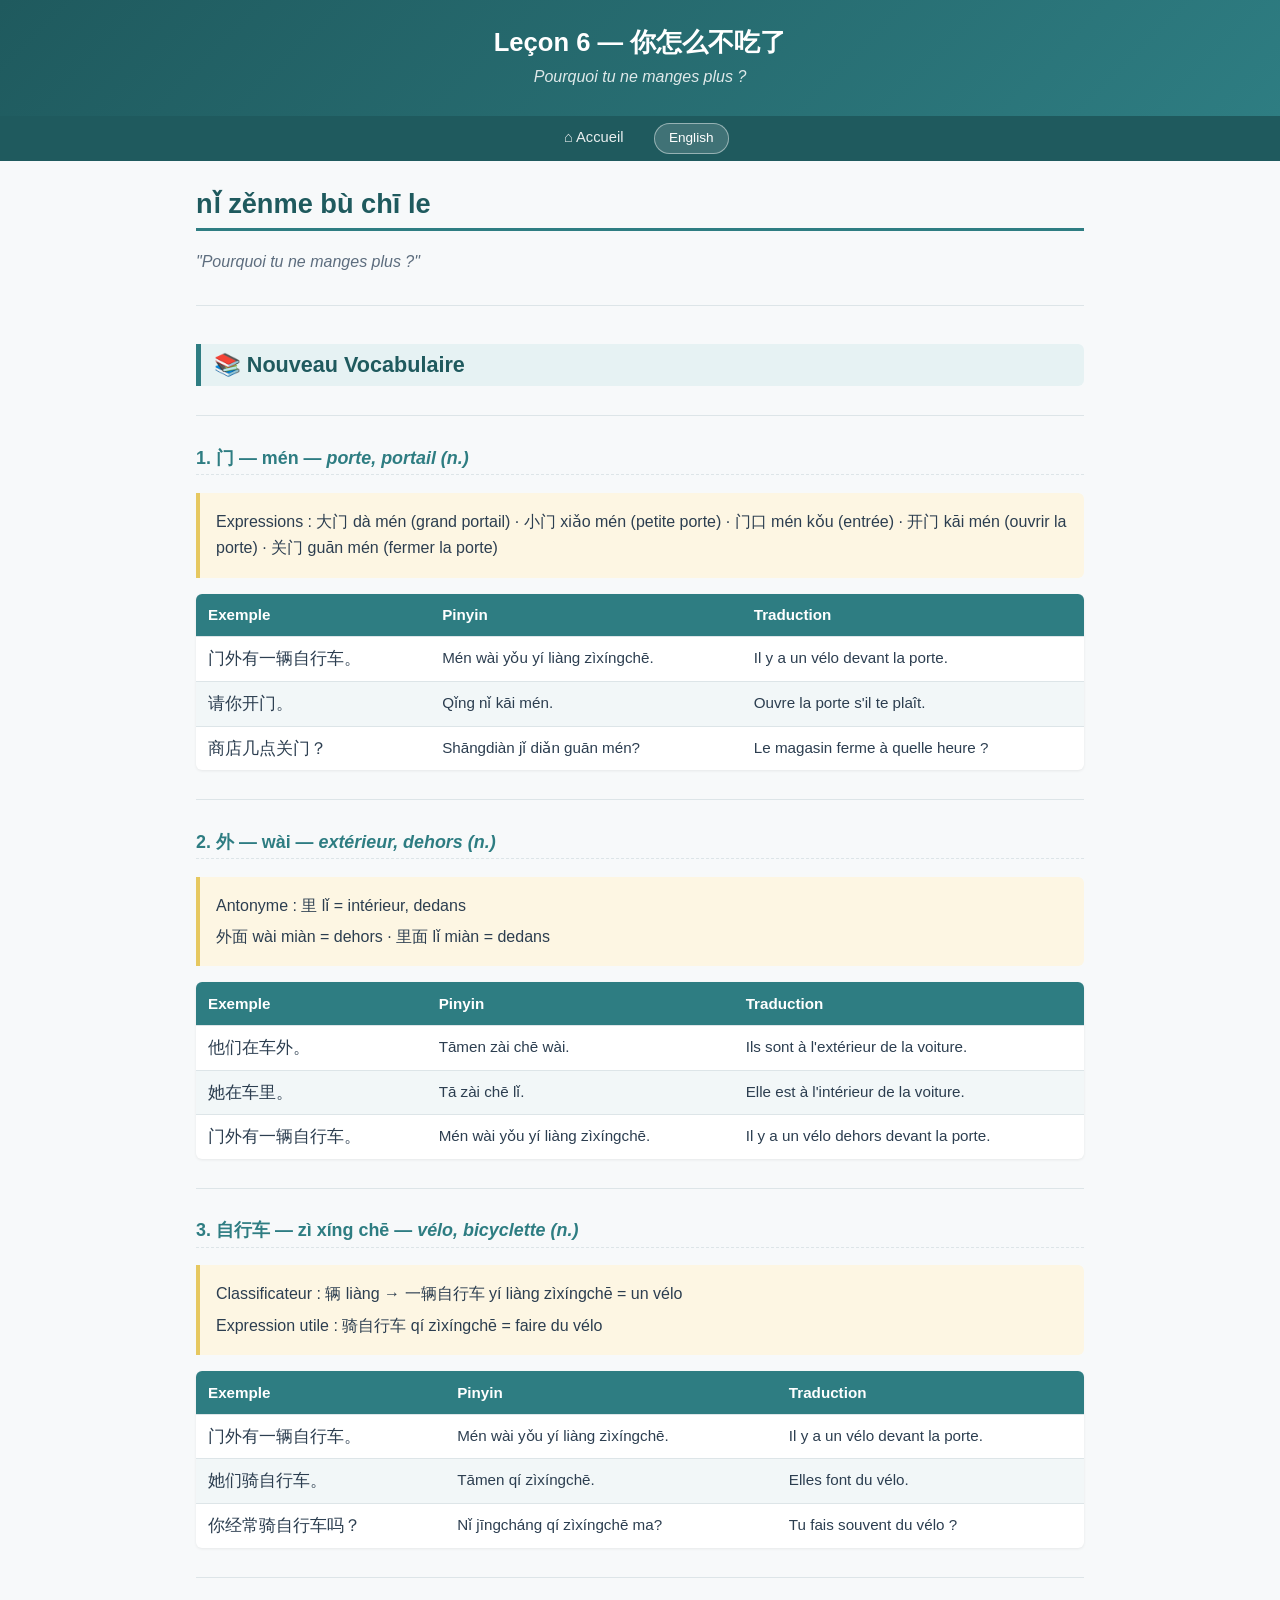
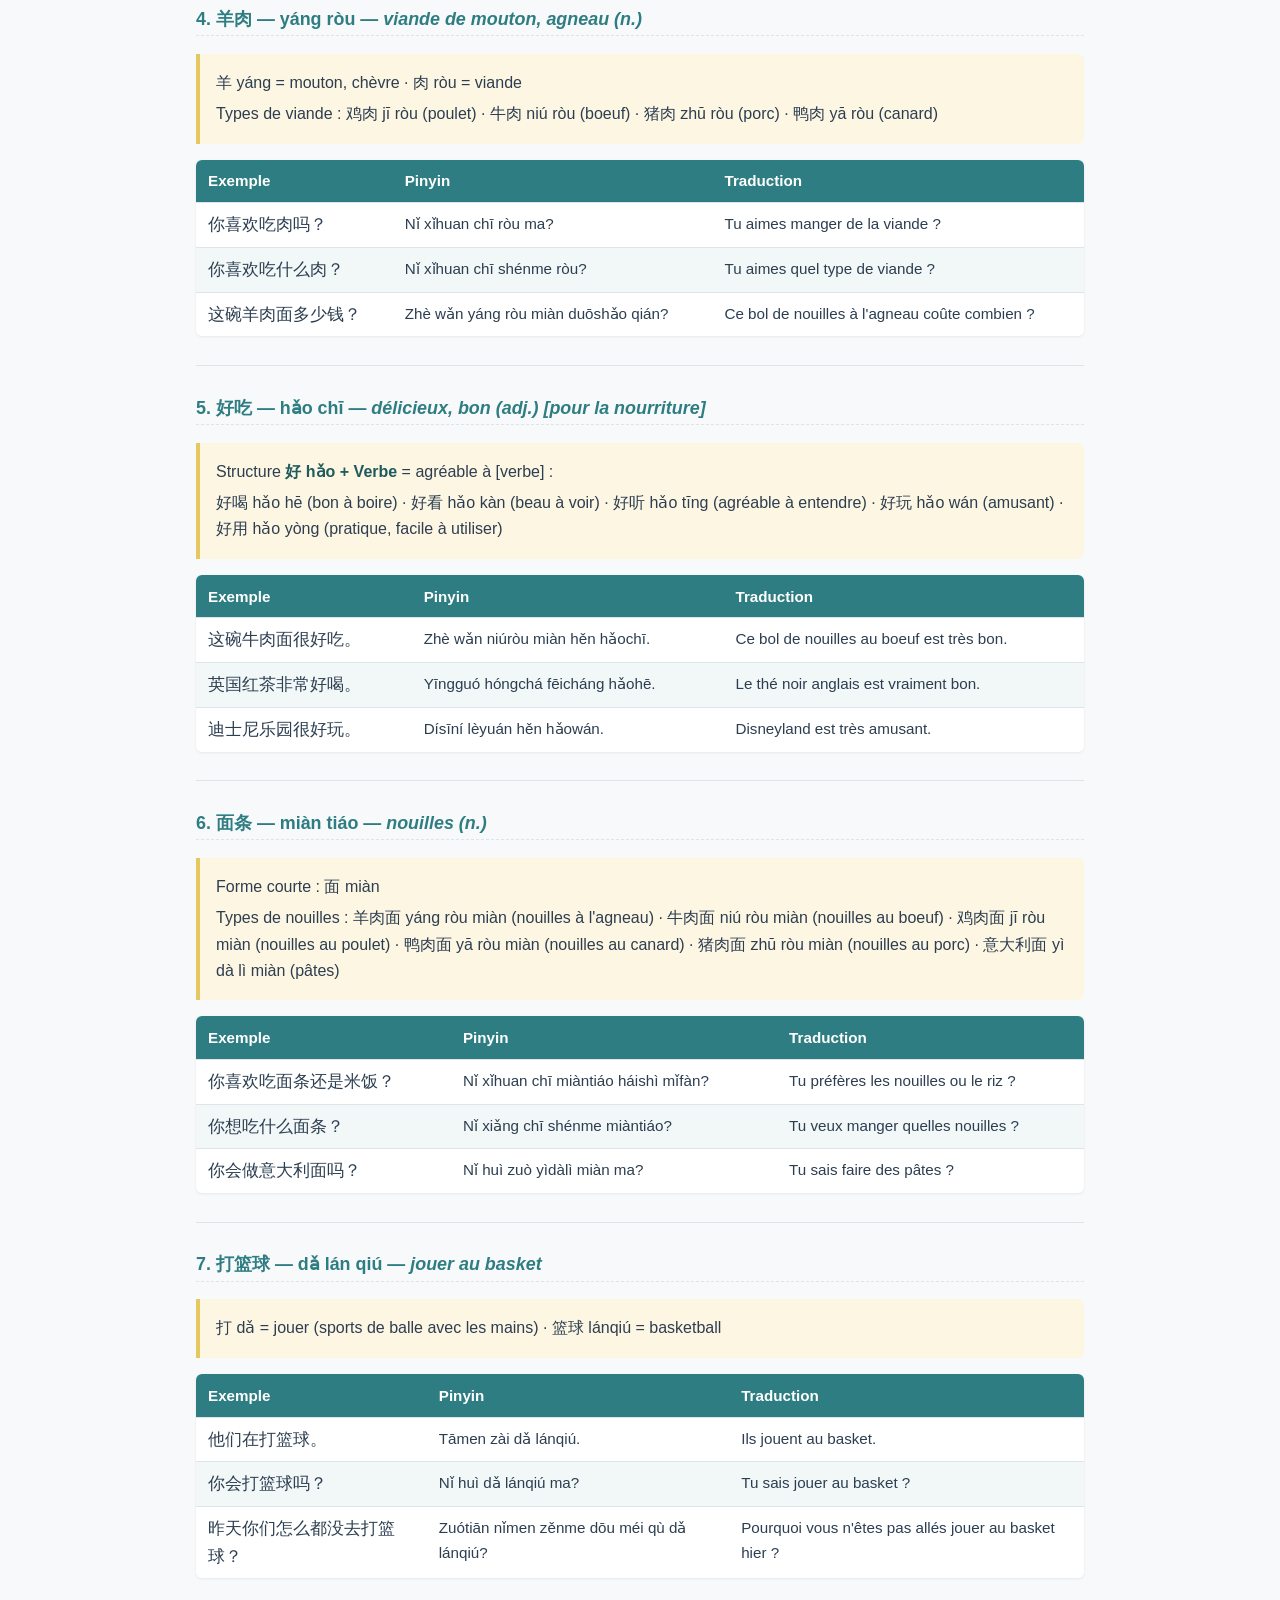
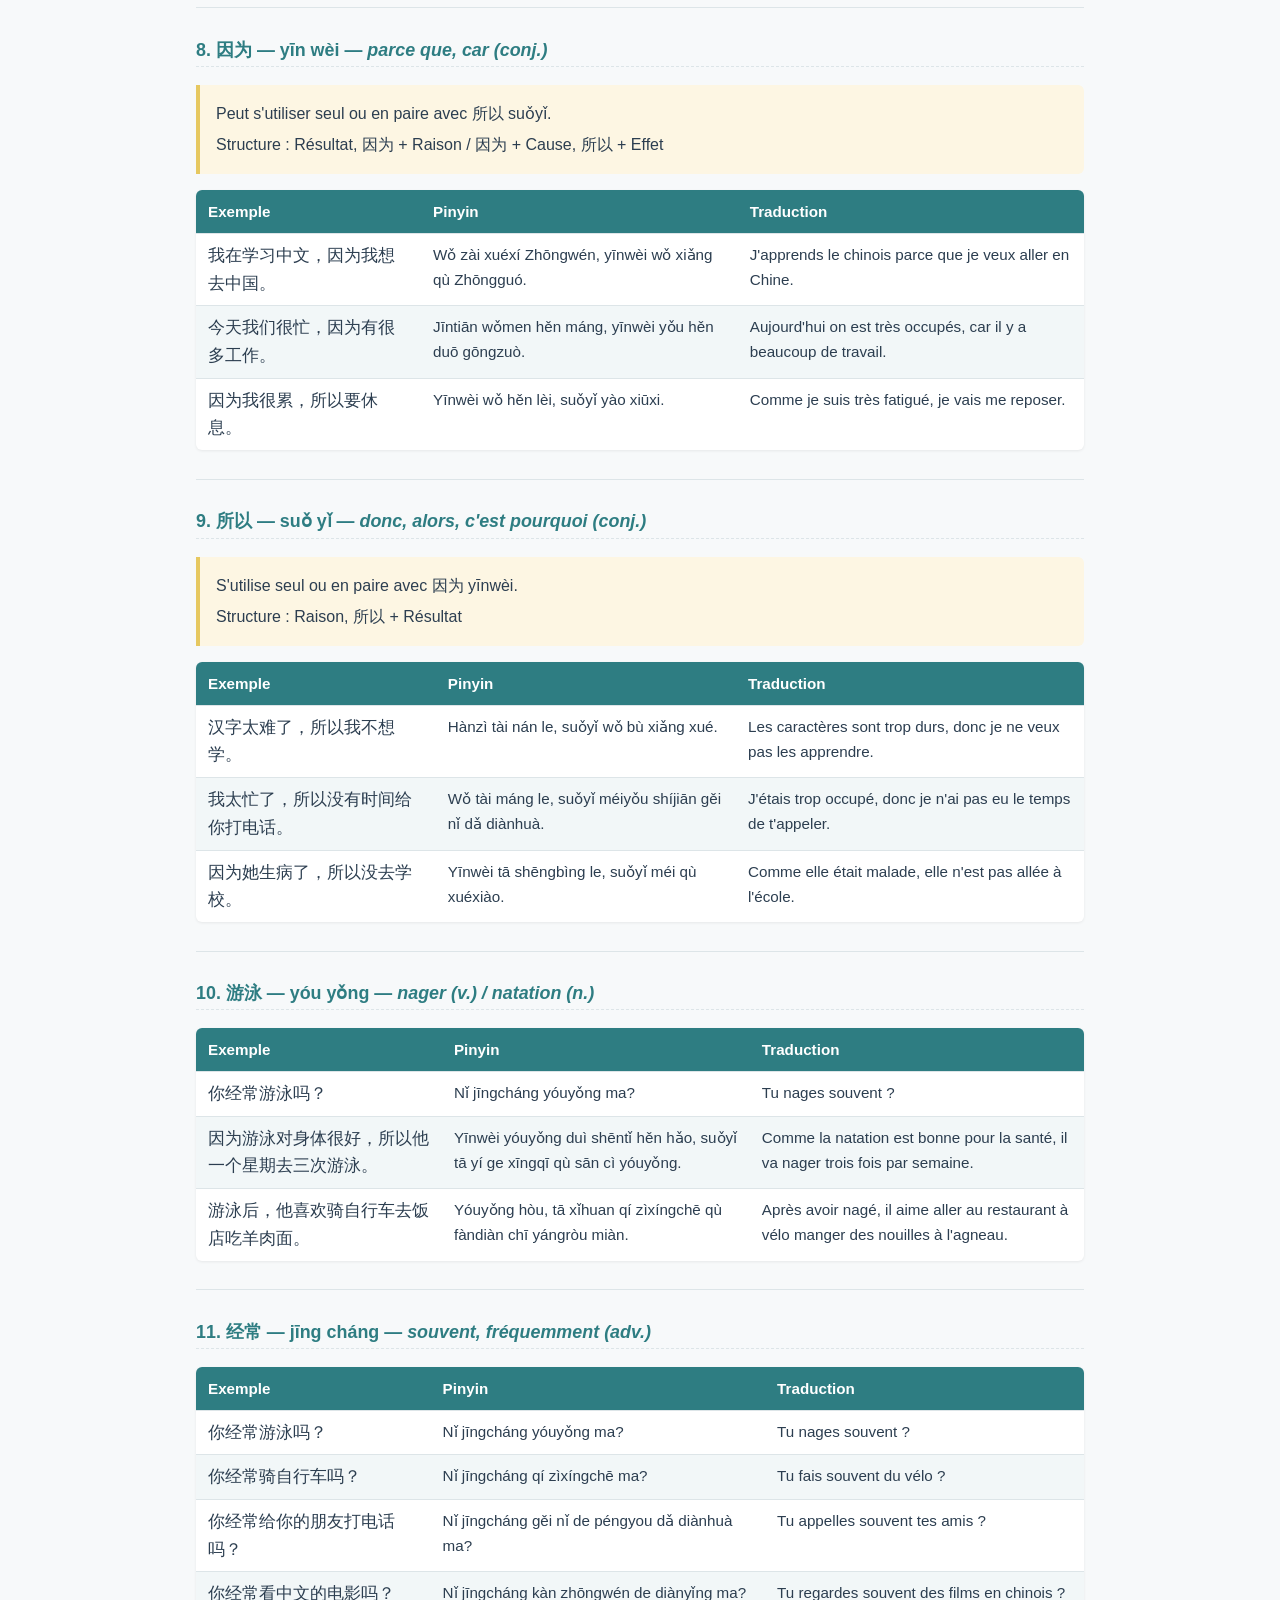
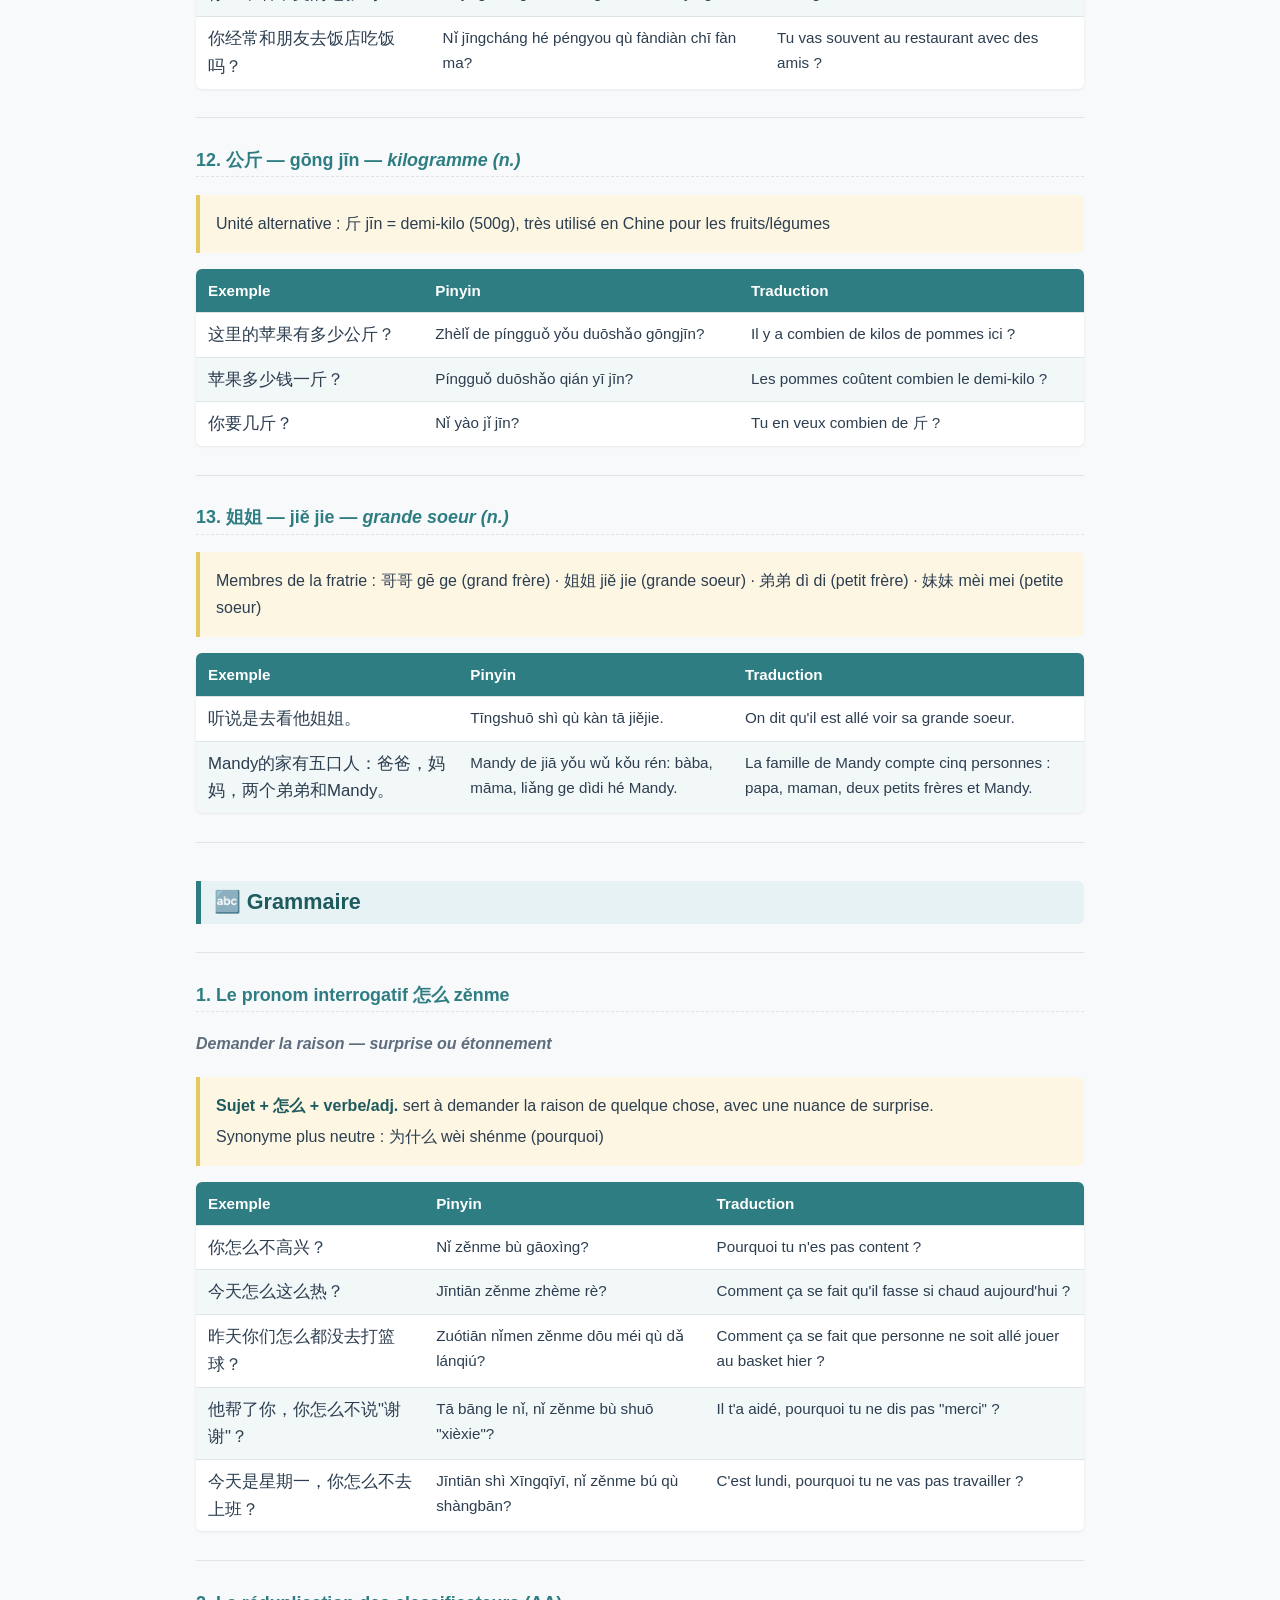
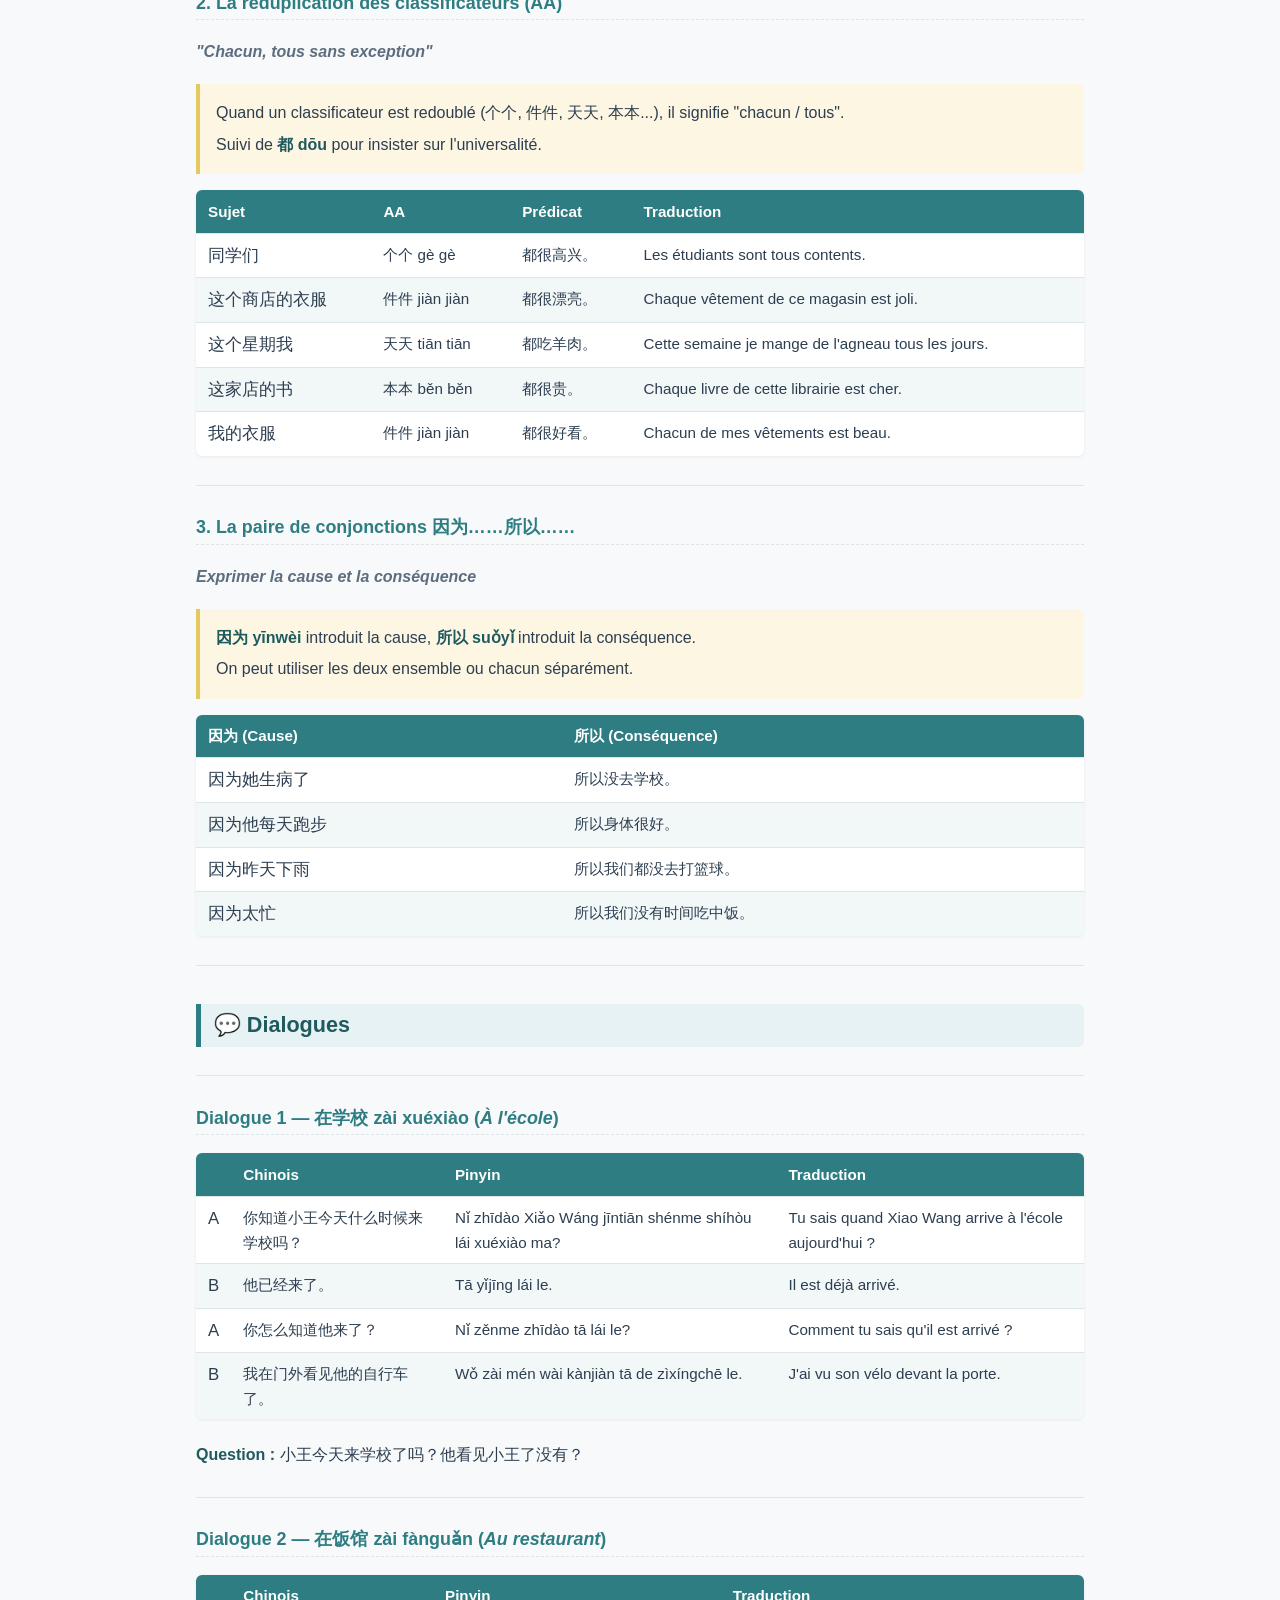
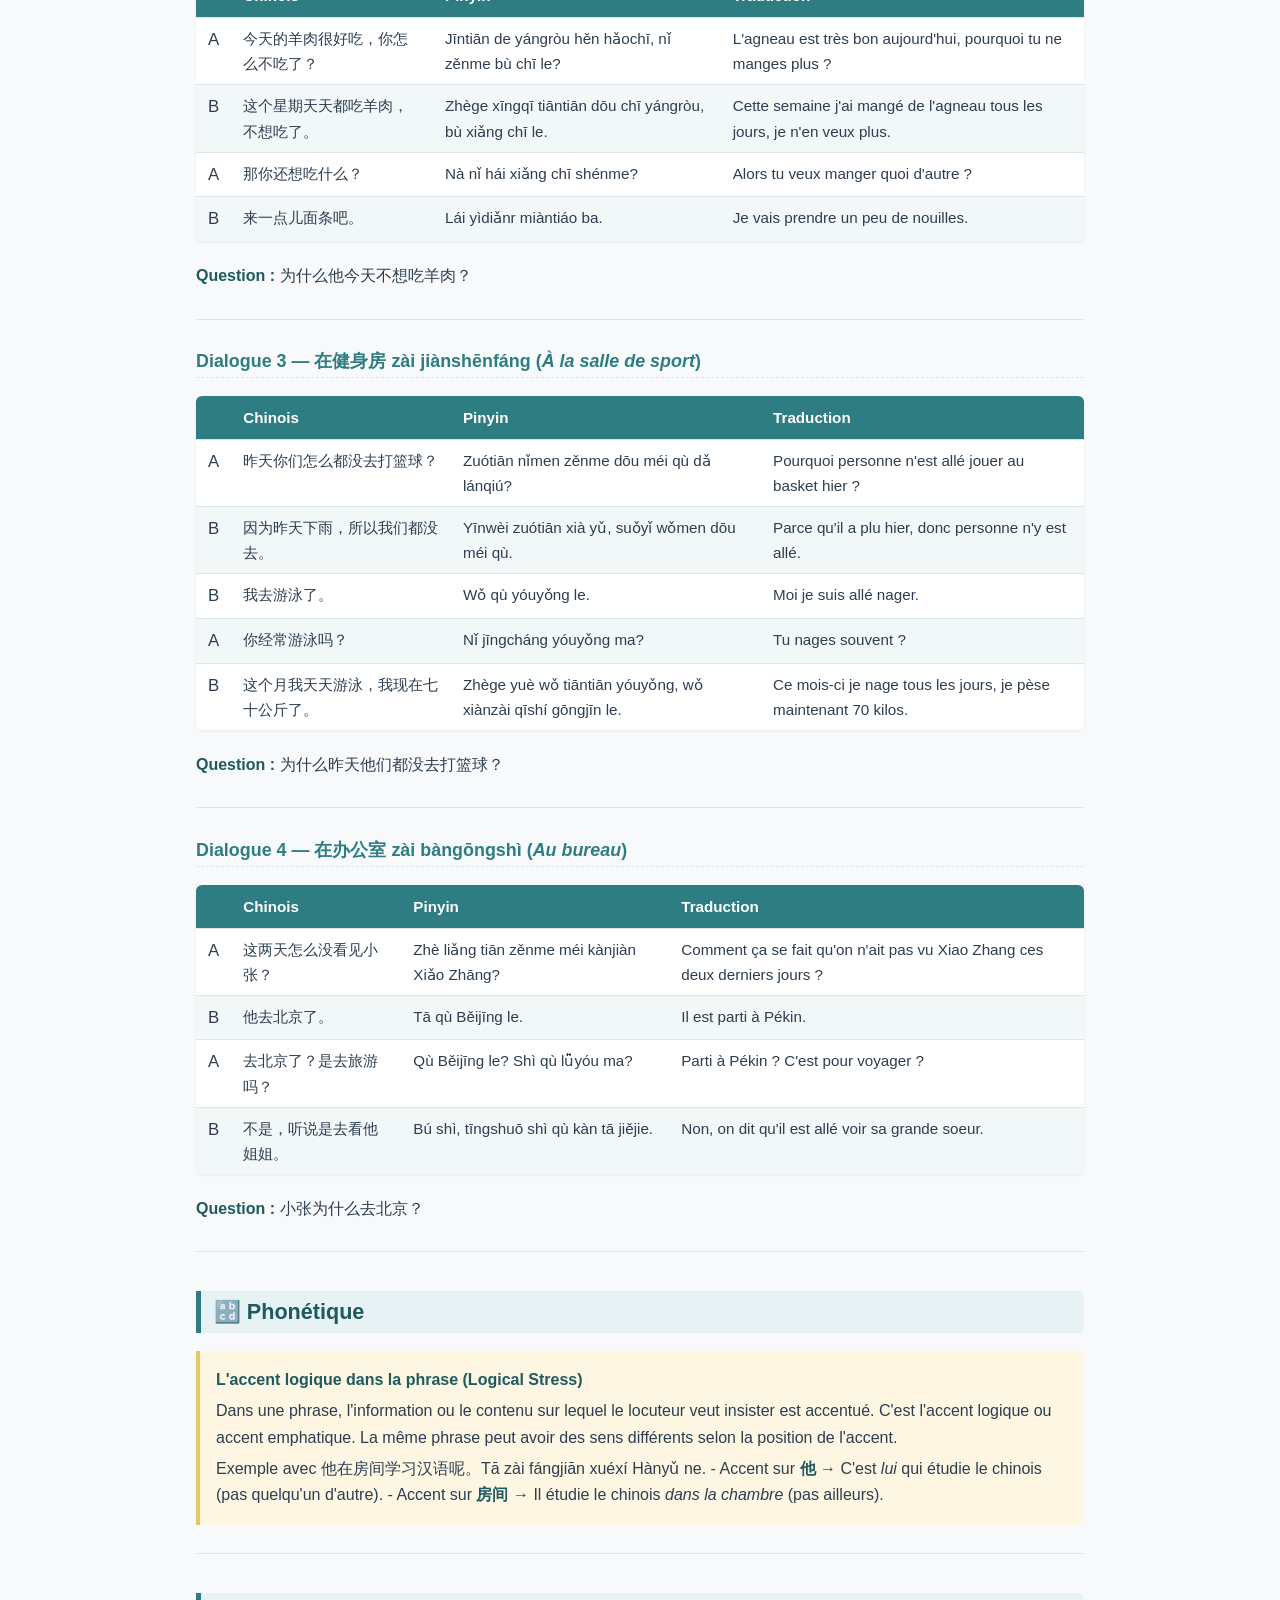
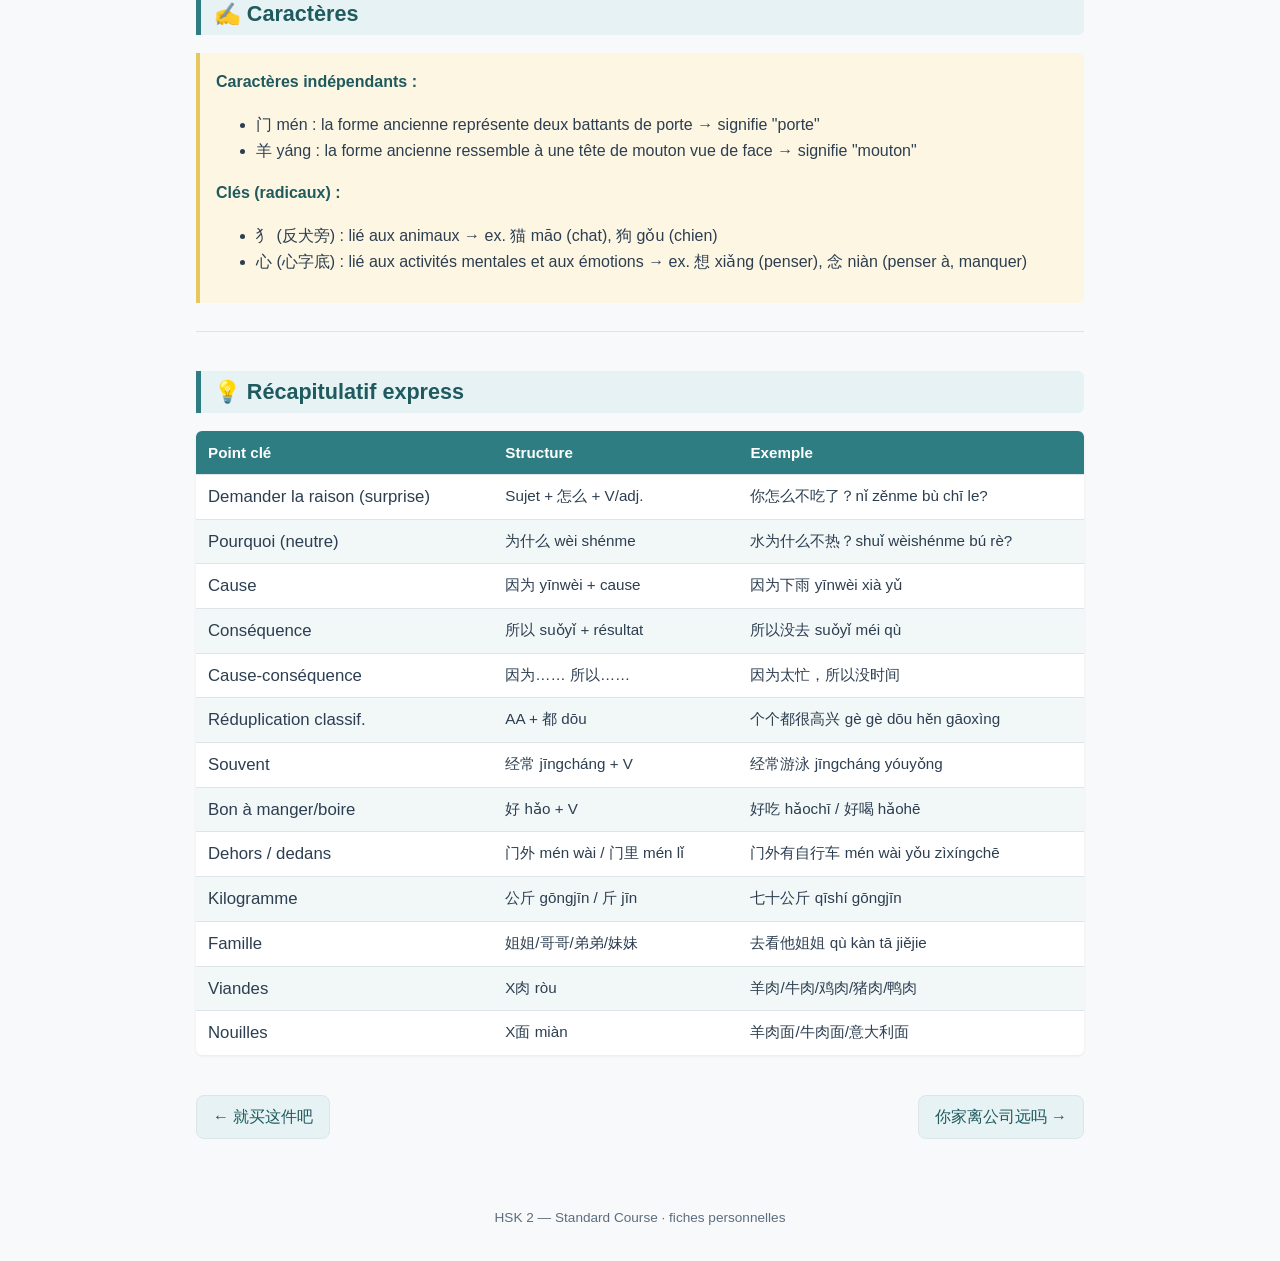
<file: lecon-06.html>
<!DOCTYPE html>
<html lang="fr" data-title-fr="Leçon 6 — 你怎么不吃了" data-title-en="Lesson 6 — 你怎么不吃了">
<head>
<meta charset="utf-8">
<meta name="viewport" content="width=device-width, initial-scale=1">
<title>Leçon 6 — 你怎么不吃了</title>
<link rel="stylesheet" href="style.css">
<script>try{if(localStorage.getItem('hsk2-lang')==='en')document.documentElement.classList.add('en');}catch(e){}</script>
</head>
<body>
<header class="site">
  <h1><span class="lang-fr">Leçon 6 — 你怎么不吃了</span><span class="lang-en">Lesson 6 — 你怎么不吃了</span></h1>
  <p><span class="lang-fr">Pourquoi tu ne manges plus ?</span><span class="lang-en">Why aren't you eating anymore?</span></p>
</header>
<nav class="top">
  <a href="index.html"><span class="lang-fr">&#8962; Accueil</span><span class="lang-en">&#8962; Home</span></a>
  <button id="lang-toggle" type="button" aria-label="Changer de langue / Switch language"><span class="lang-fr">English</span><span class="lang-en">Français</span></button>
</nav>
<main>
<div class="lang-fr">
<h1>nǐ zěnme bù chī le</h1>
<p><em>"Pourquoi tu ne manges plus ?"</em></p>
<hr />
<h2>📚 Nouveau Vocabulaire</h2>
<hr />
<h3>1. 门 — mén — <em>porte, portail (n.)</em></h3>
<blockquote>
<p>Expressions : 大门 dà mén (grand portail) · 小门 xiǎo mén (petite porte) · 门口 mén kǒu (entrée) · 开门 kāi mén (ouvrir la porte) · 关门 guān mén (fermer la porte)</p>
</blockquote>
<table>
<thead>
<tr>
<th>Exemple</th>
<th>Pinyin</th>
<th>Traduction</th>
</tr>
</thead>
<tbody>
<tr>
<td>门外有一辆自行车。</td>
<td>Mén wài yǒu yí liàng zìxíngchē.</td>
<td>Il y a un vélo devant la porte.</td>
</tr>
<tr>
<td>请你开门。</td>
<td>Qǐng nǐ kāi mén.</td>
<td>Ouvre la porte s'il te plaît.</td>
</tr>
<tr>
<td>商店几点关门？</td>
<td>Shāngdiàn jǐ diǎn guān mén?</td>
<td>Le magasin ferme à quelle heure ?</td>
</tr>
</tbody>
</table>
<hr />
<h3>2. 外 — wài — <em>extérieur, dehors (n.)</em></h3>
<blockquote>
<p>Antonyme : 里 lǐ = intérieur, dedans</p>
<p>外面 wài miàn = dehors · 里面 lǐ miàn = dedans</p>
</blockquote>
<table>
<thead>
<tr>
<th>Exemple</th>
<th>Pinyin</th>
<th>Traduction</th>
</tr>
</thead>
<tbody>
<tr>
<td>他们在车外。</td>
<td>Tāmen zài chē wài.</td>
<td>Ils sont à l'extérieur de la voiture.</td>
</tr>
<tr>
<td>她在车里。</td>
<td>Tā zài chē lǐ.</td>
<td>Elle est à l'intérieur de la voiture.</td>
</tr>
<tr>
<td>门外有一辆自行车。</td>
<td>Mén wài yǒu yí liàng zìxíngchē.</td>
<td>Il y a un vélo dehors devant la porte.</td>
</tr>
</tbody>
</table>
<hr />
<h3>3. 自行车 — zì xíng chē — <em>vélo, bicyclette (n.)</em></h3>
<blockquote>
<p>Classificateur : 辆 liàng → 一辆自行车 yí liàng zìxíngchē = un vélo</p>
<p>Expression utile : 骑自行车 qí zìxíngchē = faire du vélo</p>
</blockquote>
<table>
<thead>
<tr>
<th>Exemple</th>
<th>Pinyin</th>
<th>Traduction</th>
</tr>
</thead>
<tbody>
<tr>
<td>门外有一辆自行车。</td>
<td>Mén wài yǒu yí liàng zìxíngchē.</td>
<td>Il y a un vélo devant la porte.</td>
</tr>
<tr>
<td>她们骑自行车。</td>
<td>Tāmen qí zìxíngchē.</td>
<td>Elles font du vélo.</td>
</tr>
<tr>
<td>你经常骑自行车吗？</td>
<td>Nǐ jīngcháng qí zìxíngchē ma?</td>
<td>Tu fais souvent du vélo ?</td>
</tr>
</tbody>
</table>
<hr />
<h3>4. 羊肉 — yáng ròu — <em>viande de mouton, agneau (n.)</em></h3>
<blockquote>
<p>羊 yáng = mouton, chèvre · 肉 ròu = viande</p>
<p>Types de viande : 鸡肉 jī ròu (poulet) · 牛肉 niú ròu (boeuf) · 猪肉 zhū ròu (porc) · 鸭肉 yā ròu (canard)</p>
</blockquote>
<table>
<thead>
<tr>
<th>Exemple</th>
<th>Pinyin</th>
<th>Traduction</th>
</tr>
</thead>
<tbody>
<tr>
<td>你喜欢吃肉吗？</td>
<td>Nǐ xǐhuan chī ròu ma?</td>
<td>Tu aimes manger de la viande ?</td>
</tr>
<tr>
<td>你喜欢吃什么肉？</td>
<td>Nǐ xǐhuan chī shénme ròu?</td>
<td>Tu aimes quel type de viande ?</td>
</tr>
<tr>
<td>这碗羊肉面多少钱？</td>
<td>Zhè wǎn yáng ròu miàn duōshǎo qián?</td>
<td>Ce bol de nouilles à l'agneau coûte combien ?</td>
</tr>
</tbody>
</table>
<hr />
<h3>5. 好吃 — hǎo chī — <em>délicieux, bon (adj.) [pour la nourriture]</em></h3>
<blockquote>
<p>Structure <strong>好 hǎo + Verbe</strong> = agréable à [verbe] :</p>
<p>好喝 hǎo hē (bon à boire) · 好看 hǎo kàn (beau à voir) · 好听 hǎo tīng (agréable à entendre) · 好玩 hǎo wán (amusant) · 好用 hǎo yòng (pratique, facile à utiliser)</p>
</blockquote>
<table>
<thead>
<tr>
<th>Exemple</th>
<th>Pinyin</th>
<th>Traduction</th>
</tr>
</thead>
<tbody>
<tr>
<td>这碗牛肉面很好吃。</td>
<td>Zhè wǎn niúròu miàn hěn hǎochī.</td>
<td>Ce bol de nouilles au boeuf est très bon.</td>
</tr>
<tr>
<td>英国红茶非常好喝。</td>
<td>Yīngguó hóngchá fēicháng hǎohē.</td>
<td>Le thé noir anglais est vraiment bon.</td>
</tr>
<tr>
<td>迪士尼乐园很好玩。</td>
<td>Dísīní lèyuán hěn hǎowán.</td>
<td>Disneyland est très amusant.</td>
</tr>
</tbody>
</table>
<hr />
<h3>6. 面条 — miàn tiáo — <em>nouilles (n.)</em></h3>
<blockquote>
<p>Forme courte : 面 miàn</p>
<p>Types de nouilles : 羊肉面 yáng ròu miàn (nouilles à l'agneau) · 牛肉面 niú ròu miàn (nouilles au boeuf) · 鸡肉面 jī ròu miàn (nouilles au poulet) · 鸭肉面 yā ròu miàn (nouilles au canard) · 猪肉面 zhū ròu miàn (nouilles au porc) · 意大利面 yì dà lì miàn (pâtes)</p>
</blockquote>
<table>
<thead>
<tr>
<th>Exemple</th>
<th>Pinyin</th>
<th>Traduction</th>
</tr>
</thead>
<tbody>
<tr>
<td>你喜欢吃面条还是米饭？</td>
<td>Nǐ xǐhuan chī miàntiáo háishì mǐfàn?</td>
<td>Tu préfères les nouilles ou le riz ?</td>
</tr>
<tr>
<td>你想吃什么面条？</td>
<td>Nǐ xiǎng chī shénme miàntiáo?</td>
<td>Tu veux manger quelles nouilles ?</td>
</tr>
<tr>
<td>你会做意大利面吗？</td>
<td>Nǐ huì zuò yìdàlì miàn ma?</td>
<td>Tu sais faire des pâtes ?</td>
</tr>
</tbody>
</table>
<hr />
<h3>7. 打篮球 — dǎ lán qiú — <em>jouer au basket</em></h3>
<blockquote>
<p>打 dǎ = jouer (sports de balle avec les mains) · 篮球 lánqiú = basketball</p>
</blockquote>
<table>
<thead>
<tr>
<th>Exemple</th>
<th>Pinyin</th>
<th>Traduction</th>
</tr>
</thead>
<tbody>
<tr>
<td>他们在打篮球。</td>
<td>Tāmen zài dǎ lánqiú.</td>
<td>Ils jouent au basket.</td>
</tr>
<tr>
<td>你会打篮球吗？</td>
<td>Nǐ huì dǎ lánqiú ma?</td>
<td>Tu sais jouer au basket ?</td>
</tr>
<tr>
<td>昨天你们怎么都没去打篮球？</td>
<td>Zuótiān nǐmen zěnme dōu méi qù dǎ lánqiú?</td>
<td>Pourquoi vous n'êtes pas allés jouer au basket hier ?</td>
</tr>
</tbody>
</table>
<hr />
<h3>8. 因为 — yīn wèi — <em>parce que, car (conj.)</em></h3>
<blockquote>
<p>Peut s'utiliser seul ou en paire avec 所以 suǒyǐ.</p>
<p>Structure : Résultat, 因为 + Raison / 因为 + Cause, 所以 + Effet</p>
</blockquote>
<table>
<thead>
<tr>
<th>Exemple</th>
<th>Pinyin</th>
<th>Traduction</th>
</tr>
</thead>
<tbody>
<tr>
<td>我在学习中文，因为我想去中国。</td>
<td>Wǒ zài xuéxí Zhōngwén, yīnwèi wǒ xiǎng qù Zhōngguó.</td>
<td>J'apprends le chinois parce que je veux aller en Chine.</td>
</tr>
<tr>
<td>今天我们很忙，因为有很多工作。</td>
<td>Jīntiān wǒmen hěn máng, yīnwèi yǒu hěn duō gōngzuò.</td>
<td>Aujourd'hui on est très occupés, car il y a beaucoup de travail.</td>
</tr>
<tr>
<td>因为我很累，所以要休息。</td>
<td>Yīnwèi wǒ hěn lèi, suǒyǐ yào xiūxi.</td>
<td>Comme je suis très fatigué, je vais me reposer.</td>
</tr>
</tbody>
</table>
<hr />
<h3>9. 所以 — suǒ yǐ — <em>donc, alors, c'est pourquoi (conj.)</em></h3>
<blockquote>
<p>S'utilise seul ou en paire avec 因为 yīnwèi.</p>
<p>Structure : Raison, 所以 + Résultat</p>
</blockquote>
<table>
<thead>
<tr>
<th>Exemple</th>
<th>Pinyin</th>
<th>Traduction</th>
</tr>
</thead>
<tbody>
<tr>
<td>汉字太难了，所以我不想学。</td>
<td>Hànzì tài nán le, suǒyǐ wǒ bù xiǎng xué.</td>
<td>Les caractères sont trop durs, donc je ne veux pas les apprendre.</td>
</tr>
<tr>
<td>我太忙了，所以没有时间给你打电话。</td>
<td>Wǒ tài máng le, suǒyǐ méiyǒu shíjiān gěi nǐ dǎ diànhuà.</td>
<td>J'étais trop occupé, donc je n'ai pas eu le temps de t'appeler.</td>
</tr>
<tr>
<td>因为她生病了，所以没去学校。</td>
<td>Yīnwèi tā shēngbìng le, suǒyǐ méi qù xuéxiào.</td>
<td>Comme elle était malade, elle n'est pas allée à l'école.</td>
</tr>
</tbody>
</table>
<hr />
<h3>10. 游泳 — yóu yǒng — <em>nager (v.) / natation (n.)</em></h3>
<table>
<thead>
<tr>
<th>Exemple</th>
<th>Pinyin</th>
<th>Traduction</th>
</tr>
</thead>
<tbody>
<tr>
<td>你经常游泳吗？</td>
<td>Nǐ jīngcháng yóuyǒng ma?</td>
<td>Tu nages souvent ?</td>
</tr>
<tr>
<td>因为游泳对身体很好，所以他一个星期去三次游泳。</td>
<td>Yīnwèi yóuyǒng duì shēntǐ hěn hǎo, suǒyǐ tā yí ge xīngqī qù sān cì yóuyǒng.</td>
<td>Comme la natation est bonne pour la santé, il va nager trois fois par semaine.</td>
</tr>
<tr>
<td>游泳后，他喜欢骑自行车去饭店吃羊肉面。</td>
<td>Yóuyǒng hòu, tā xǐhuan qí zìxíngchē qù fàndiàn chī yángròu miàn.</td>
<td>Après avoir nagé, il aime aller au restaurant à vélo manger des nouilles à l'agneau.</td>
</tr>
</tbody>
</table>
<hr />
<h3>11. 经常 — jīng cháng — <em>souvent, fréquemment (adv.)</em></h3>
<table>
<thead>
<tr>
<th>Exemple</th>
<th>Pinyin</th>
<th>Traduction</th>
</tr>
</thead>
<tbody>
<tr>
<td>你经常游泳吗？</td>
<td>Nǐ jīngcháng yóuyǒng ma?</td>
<td>Tu nages souvent ?</td>
</tr>
<tr>
<td>你经常骑自行车吗？</td>
<td>Nǐ jīngcháng qí zìxíngchē ma?</td>
<td>Tu fais souvent du vélo ?</td>
</tr>
<tr>
<td>你经常给你的朋友打电话吗？</td>
<td>Nǐ jīngcháng gěi nǐ de péngyou dǎ diànhuà ma?</td>
<td>Tu appelles souvent tes amis ?</td>
</tr>
<tr>
<td>你经常看中文的电影吗？</td>
<td>Nǐ jīngcháng kàn zhōngwén de diànyǐng ma?</td>
<td>Tu regardes souvent des films en chinois ?</td>
</tr>
<tr>
<td>你经常和朋友去饭店吃饭吗？</td>
<td>Nǐ jīngcháng hé péngyou qù fàndiàn chī fàn ma?</td>
<td>Tu vas souvent au restaurant avec des amis ?</td>
</tr>
</tbody>
</table>
<hr />
<h3>12. 公斤 — gōng jīn — <em>kilogramme (n.)</em></h3>
<blockquote>
<p>Unité alternative : 斤 jīn = demi-kilo (500g), très utilisé en Chine pour les fruits/légumes</p>
</blockquote>
<table>
<thead>
<tr>
<th>Exemple</th>
<th>Pinyin</th>
<th>Traduction</th>
</tr>
</thead>
<tbody>
<tr>
<td>这里的苹果有多少公斤？</td>
<td>Zhèlǐ de píngguǒ yǒu duōshǎo gōngjīn?</td>
<td>Il y a combien de kilos de pommes ici ?</td>
</tr>
<tr>
<td>苹果多少钱一斤？</td>
<td>Píngguǒ duōshǎo qián yī jīn?</td>
<td>Les pommes coûtent combien le demi-kilo ?</td>
</tr>
<tr>
<td>你要几斤？</td>
<td>Nǐ yào jǐ jīn?</td>
<td>Tu en veux combien de 斤 ?</td>
</tr>
</tbody>
</table>
<hr />
<h3>13. 姐姐 — jiě jie — <em>grande soeur (n.)</em></h3>
<blockquote>
<p>Membres de la fratrie : 哥哥 gē ge (grand frère) · 姐姐 jiě jie (grande soeur) · 弟弟 dì di (petit frère) · 妹妹 mèi mei (petite soeur)</p>
</blockquote>
<table>
<thead>
<tr>
<th>Exemple</th>
<th>Pinyin</th>
<th>Traduction</th>
</tr>
</thead>
<tbody>
<tr>
<td>听说是去看他姐姐。</td>
<td>Tīngshuō shì qù kàn tā jiějie.</td>
<td>On dit qu'il est allé voir sa grande soeur.</td>
</tr>
<tr>
<td>Mandy的家有五口人：爸爸，妈妈，两个弟弟和Mandy。</td>
<td>Mandy de jiā yǒu wǔ kǒu rén: bàba, māma, liǎng ge dìdi hé Mandy.</td>
<td>La famille de Mandy compte cinq personnes : papa, maman, deux petits frères et Mandy.</td>
</tr>
</tbody>
</table>
<hr />
<h2>🔤 Grammaire</h2>
<hr />
<h3>1. Le pronom interrogatif 怎么 zěnme</h3>
<h4><em>Demander la raison — surprise ou étonnement</em></h4>
<blockquote>
<p><strong>Sujet + 怎么 + verbe/adj.</strong> sert à demander la raison de quelque chose, avec une nuance de surprise.</p>
<p>Synonyme plus neutre : 为什么 wèi shénme (pourquoi)</p>
</blockquote>
<table>
<thead>
<tr>
<th>Exemple</th>
<th>Pinyin</th>
<th>Traduction</th>
</tr>
</thead>
<tbody>
<tr>
<td>你怎么不高兴？</td>
<td>Nǐ zěnme bù gāoxìng?</td>
<td>Pourquoi tu n'es pas content ?</td>
</tr>
<tr>
<td>今天怎么这么热？</td>
<td>Jīntiān zěnme zhème rè?</td>
<td>Comment ça se fait qu'il fasse si chaud aujourd'hui ?</td>
</tr>
<tr>
<td>昨天你们怎么都没去打篮球？</td>
<td>Zuótiān nǐmen zěnme dōu méi qù dǎ lánqiú?</td>
<td>Comment ça se fait que personne ne soit allé jouer au basket hier ?</td>
</tr>
<tr>
<td>他帮了你，你怎么不说"谢谢"？</td>
<td>Tā bāng le nǐ, nǐ zěnme bù shuō "xièxie"?</td>
<td>Il t'a aidé, pourquoi tu ne dis pas "merci" ?</td>
</tr>
<tr>
<td>今天是星期一，你怎么不去上班？</td>
<td>Jīntiān shì Xīngqīyī, nǐ zěnme bú qù shàngbān?</td>
<td>C'est lundi, pourquoi tu ne vas pas travailler ?</td>
</tr>
</tbody>
</table>
<hr />
<h3>2. La réduplication des classificateurs (AA)</h3>
<h4><em>"Chacun, tous sans exception"</em></h4>
<blockquote>
<p>Quand un classificateur est redoublé (个个, 件件, 天天, 本本...), il signifie "chacun / tous".</p>
<p>Suivi de <strong>都 dōu</strong> pour insister sur l'universalité.</p>
</blockquote>
<table>
<thead>
<tr>
<th>Sujet</th>
<th>AA</th>
<th>Prédicat</th>
<th>Traduction</th>
</tr>
</thead>
<tbody>
<tr>
<td>同学们</td>
<td>个个 gè gè</td>
<td>都很高兴。</td>
<td>Les étudiants sont tous contents.</td>
</tr>
<tr>
<td>这个商店的衣服</td>
<td>件件 jiàn jiàn</td>
<td>都很漂亮。</td>
<td>Chaque vêtement de ce magasin est joli.</td>
</tr>
<tr>
<td>这个星期我</td>
<td>天天 tiān tiān</td>
<td>都吃羊肉。</td>
<td>Cette semaine je mange de l'agneau tous les jours.</td>
</tr>
<tr>
<td>这家店的书</td>
<td>本本 běn běn</td>
<td>都很贵。</td>
<td>Chaque livre de cette librairie est cher.</td>
</tr>
<tr>
<td>我的衣服</td>
<td>件件 jiàn jiàn</td>
<td>都很好看。</td>
<td>Chacun de mes vêtements est beau.</td>
</tr>
</tbody>
</table>
<hr />
<h3>3. La paire de conjonctions 因为……所以……</h3>
<h4><em>Exprimer la cause et la conséquence</em></h4>
<blockquote>
<p><strong>因为 yīnwèi</strong> introduit la cause, <strong>所以 suǒyǐ</strong> introduit la conséquence.</p>
<p>On peut utiliser les deux ensemble ou chacun séparément.</p>
</blockquote>
<table>
<thead>
<tr>
<th>因为 (Cause)</th>
<th>所以 (Conséquence)</th>
</tr>
</thead>
<tbody>
<tr>
<td>因为她生病了</td>
<td>所以没去学校。</td>
</tr>
<tr>
<td>因为他每天跑步</td>
<td>所以身体很好。</td>
</tr>
<tr>
<td>因为昨天下雨</td>
<td>所以我们都没去打篮球。</td>
</tr>
<tr>
<td>因为太忙</td>
<td>所以我们没有时间吃中饭。</td>
</tr>
</tbody>
</table>
<hr />
<h2>💬 Dialogues</h2>
<hr />
<h3>Dialogue 1 — 在学校 zài xuéxiào (<em>À l'école</em>)</h3>
<table>
<thead>
<tr>
<th></th>
<th>Chinois</th>
<th>Pinyin</th>
<th>Traduction</th>
</tr>
</thead>
<tbody>
<tr>
<td>A</td>
<td>你知道小王今天什么时候来学校吗？</td>
<td>Nǐ zhīdào Xiǎo Wáng jīntiān shénme shíhòu lái xuéxiào ma?</td>
<td>Tu sais quand Xiao Wang arrive à l'école aujourd'hui ?</td>
</tr>
<tr>
<td>B</td>
<td>他已经来了。</td>
<td>Tā yǐjīng lái le.</td>
<td>Il est déjà arrivé.</td>
</tr>
<tr>
<td>A</td>
<td>你怎么知道他来了？</td>
<td>Nǐ zěnme zhīdào tā lái le?</td>
<td>Comment tu sais qu'il est arrivé ?</td>
</tr>
<tr>
<td>B</td>
<td>我在门外看见他的自行车了。</td>
<td>Wǒ zài mén wài kànjiàn tā de zìxíngchē le.</td>
<td>J'ai vu son vélo devant la porte.</td>
</tr>
</tbody>
</table>
<p><strong>Question :</strong> 小王今天来学校了吗？他看见小王了没有？</p>
<hr />
<h3>Dialogue 2 — 在饭馆 zài fànguǎn (<em>Au restaurant</em>)</h3>
<table>
<thead>
<tr>
<th></th>
<th>Chinois</th>
<th>Pinyin</th>
<th>Traduction</th>
</tr>
</thead>
<tbody>
<tr>
<td>A</td>
<td>今天的羊肉很好吃，你怎么不吃了？</td>
<td>Jīntiān de yángròu hěn hǎochī, nǐ zěnme bù chī le?</td>
<td>L'agneau est très bon aujourd'hui, pourquoi tu ne manges plus ?</td>
</tr>
<tr>
<td>B</td>
<td>这个星期天天都吃羊肉，不想吃了。</td>
<td>Zhège xīngqī tiāntiān dōu chī yángròu, bù xiǎng chī le.</td>
<td>Cette semaine j'ai mangé de l'agneau tous les jours, je n'en veux plus.</td>
</tr>
<tr>
<td>A</td>
<td>那你还想吃什么？</td>
<td>Nà nǐ hái xiǎng chī shénme?</td>
<td>Alors tu veux manger quoi d'autre ?</td>
</tr>
<tr>
<td>B</td>
<td>来一点儿面条吧。</td>
<td>Lái yìdiǎnr miàntiáo ba.</td>
<td>Je vais prendre un peu de nouilles.</td>
</tr>
</tbody>
</table>
<p><strong>Question :</strong> 为什么他今天不想吃羊肉？</p>
<hr />
<h3>Dialogue 3 — 在健身房 zài jiànshēnfáng (<em>À la salle de sport</em>)</h3>
<table>
<thead>
<tr>
<th></th>
<th>Chinois</th>
<th>Pinyin</th>
<th>Traduction</th>
</tr>
</thead>
<tbody>
<tr>
<td>A</td>
<td>昨天你们怎么都没去打篮球？</td>
<td>Zuótiān nǐmen zěnme dōu méi qù dǎ lánqiú?</td>
<td>Pourquoi personne n'est allé jouer au basket hier ?</td>
</tr>
<tr>
<td>B</td>
<td>因为昨天下雨，所以我们都没去。</td>
<td>Yīnwèi zuótiān xià yǔ, suǒyǐ wǒmen dōu méi qù.</td>
<td>Parce qu'il a plu hier, donc personne n'y est allé.</td>
</tr>
<tr>
<td>B</td>
<td>我去游泳了。</td>
<td>Wǒ qù yóuyǒng le.</td>
<td>Moi je suis allé nager.</td>
</tr>
<tr>
<td>A</td>
<td>你经常游泳吗？</td>
<td>Nǐ jīngcháng yóuyǒng ma?</td>
<td>Tu nages souvent ?</td>
</tr>
<tr>
<td>B</td>
<td>这个月我天天游泳，我现在七十公斤了。</td>
<td>Zhège yuè wǒ tiāntiān yóuyǒng, wǒ xiànzài qīshí gōngjīn le.</td>
<td>Ce mois-ci je nage tous les jours, je pèse maintenant 70 kilos.</td>
</tr>
</tbody>
</table>
<p><strong>Question :</strong> 为什么昨天他们都没去打篮球？</p>
<hr />
<h3>Dialogue 4 — 在办公室 zài bàngōngshì (<em>Au bureau</em>)</h3>
<table>
<thead>
<tr>
<th></th>
<th>Chinois</th>
<th>Pinyin</th>
<th>Traduction</th>
</tr>
</thead>
<tbody>
<tr>
<td>A</td>
<td>这两天怎么没看见小张？</td>
<td>Zhè liǎng tiān zěnme méi kànjiàn Xiǎo Zhāng?</td>
<td>Comment ça se fait qu'on n'ait pas vu Xiao Zhang ces deux derniers jours ?</td>
</tr>
<tr>
<td>B</td>
<td>他去北京了。</td>
<td>Tā qù Běijīng le.</td>
<td>Il est parti à Pékin.</td>
</tr>
<tr>
<td>A</td>
<td>去北京了？是去旅游吗？</td>
<td>Qù Běijīng le? Shì qù lǚyóu ma?</td>
<td>Parti à Pékin ? C'est pour voyager ?</td>
</tr>
<tr>
<td>B</td>
<td>不是，听说是去看他姐姐。</td>
<td>Bú shì, tīngshuō shì qù kàn tā jiějie.</td>
<td>Non, on dit qu'il est allé voir sa grande soeur.</td>
</tr>
</tbody>
</table>
<p><strong>Question :</strong> 小张为什么去北京？</p>
<hr />
<h2>🔡 Phonétique</h2>
<blockquote>
<p><strong>L'accent logique dans la phrase (Logical Stress)</strong></p>
<p>Dans une phrase, l'information ou le contenu sur lequel le locuteur veut insister est accentué. C'est l'accent logique ou accent emphatique. La même phrase peut avoir des sens différents selon la position de l'accent.</p>
<p>Exemple avec 他在房间学习汉语呢。Tā zài fángjiān xuéxí Hànyǔ ne.
- Accent sur <strong>他</strong> → C'est <em>lui</em> qui étudie le chinois (pas quelqu'un d'autre).
- Accent sur <strong>房间</strong> → Il étudie le chinois <em>dans la chambre</em> (pas ailleurs).</p>
</blockquote>
<hr />
<h2>✍️ Caractères</h2>
<blockquote>
<p><strong>Caractères indépendants :</strong></p>
<ul>
<li>门 mén : la forme ancienne représente deux battants de porte → signifie "porte"</li>
<li>羊 yáng : la forme ancienne ressemble à une tête de mouton vue de face → signifie "mouton"</li>
</ul>
<p><strong>Clés (radicaux) :</strong></p>
<ul>
<li>犭 (反犬旁) : lié aux animaux → ex. 猫 māo (chat), 狗 gǒu (chien)</li>
<li>心 (心字底) : lié aux activités mentales et aux émotions → ex. 想 xiǎng (penser), 念 niàn (penser à, manquer)</li>
</ul>
</blockquote>
<hr />
<h2>💡 Récapitulatif express</h2>
<table>
<thead>
<tr>
<th>Point clé</th>
<th>Structure</th>
<th>Exemple</th>
</tr>
</thead>
<tbody>
<tr>
<td>Demander la raison (surprise)</td>
<td>Sujet + 怎么 + V/adj.</td>
<td>你怎么不吃了？nǐ zěnme bù chī le?</td>
</tr>
<tr>
<td>Pourquoi (neutre)</td>
<td>为什么 wèi shénme</td>
<td>水为什么不热？shuǐ wèishénme bú rè?</td>
</tr>
<tr>
<td>Cause</td>
<td>因为 yīnwèi + cause</td>
<td>因为下雨 yīnwèi xià yǔ</td>
</tr>
<tr>
<td>Conséquence</td>
<td>所以 suǒyǐ + résultat</td>
<td>所以没去 suǒyǐ méi qù</td>
</tr>
<tr>
<td>Cause-conséquence</td>
<td>因为…… 所以……</td>
<td>因为太忙，所以没时间</td>
</tr>
<tr>
<td>Réduplication classif.</td>
<td>AA + 都 dōu</td>
<td>个个都很高兴 gè gè dōu hěn gāoxìng</td>
</tr>
<tr>
<td>Souvent</td>
<td>经常 jīngcháng + V</td>
<td>经常游泳 jīngcháng yóuyǒng</td>
</tr>
<tr>
<td>Bon à manger/boire</td>
<td>好 hǎo + V</td>
<td>好吃 hǎochī / 好喝 hǎohē</td>
</tr>
<tr>
<td>Dehors / dedans</td>
<td>门外 mén wài / 门里 mén lǐ</td>
<td>门外有自行车 mén wài yǒu zìxíngchē</td>
</tr>
<tr>
<td>Kilogramme</td>
<td>公斤 gōngjīn / 斤 jīn</td>
<td>七十公斤 qīshí gōngjīn</td>
</tr>
<tr>
<td>Famille</td>
<td>姐姐/哥哥/弟弟/妹妹</td>
<td>去看他姐姐 qù kàn tā jiějie</td>
</tr>
<tr>
<td>Viandes</td>
<td>X肉 ròu</td>
<td>羊肉/牛肉/鸡肉/猪肉/鸭肉</td>
</tr>
<tr>
<td>Nouilles</td>
<td>X面 miàn</td>
<td>羊肉面/牛肉面/意大利面</td>
</tr>
</tbody>
</table>
</div>
<div class="lang-en">
<h1>nǐ zěnme bù chī le</h1>
<p><em>"Why aren't you eating anymore?"</em></p>
<hr />
<h2>📚 New Vocabulary</h2>
<hr />
<h3>1. 门 — mén — <em>door, gate (n.)</em></h3>
<blockquote>
<p>Expressions: 大门 dà mén (main gate) · 小门 xiǎo mén (small door) · 门口 mén kǒu (entrance) · 开门 kāi mén (to open the door) · 关门 guān mén (to close the door)</p>
</blockquote>
<table>
<thead>
<tr>
<th>Example</th>
<th>Pinyin</th>
<th>Translation</th>
</tr>
</thead>
<tbody>
<tr>
<td>门外有一辆自行车。</td>
<td>Mén wài yǒu yí liàng zìxíngchē.</td>
<td>There's a bike outside the door.</td>
</tr>
<tr>
<td>请你开门。</td>
<td>Qǐng nǐ kāi mén.</td>
<td>Please open the door.</td>
</tr>
<tr>
<td>商店几点关门？</td>
<td>Shāngdiàn jǐ diǎn guān mén?</td>
<td>What time does the shop close?</td>
</tr>
</tbody>
</table>
<hr />
<h3>2. 外 — wài — <em>outside (n.)</em></h3>
<blockquote>
<p>Antonym: 里 lǐ = inside</p>
<p>外面 wài miàn = outside · 里面 lǐ miàn = inside</p>
</blockquote>
<table>
<thead>
<tr>
<th>Example</th>
<th>Pinyin</th>
<th>Translation</th>
</tr>
</thead>
<tbody>
<tr>
<td>他们在车外。</td>
<td>Tāmen zài chē wài.</td>
<td>They're outside the car.</td>
</tr>
<tr>
<td>她在车里。</td>
<td>Tā zài chē lǐ.</td>
<td>She's inside the car.</td>
</tr>
<tr>
<td>门外有一辆自行车。</td>
<td>Mén wài yǒu yí liàng zìxíngchē.</td>
<td>There's a bike outside the door.</td>
</tr>
</tbody>
</table>
<hr />
<h3>3. 自行车 — zì xíng chē — <em>bicycle (n.)</em></h3>
<blockquote>
<p>Measure word: 辆 liàng → 一辆自行车 yí liàng zìxíngchē = one bicycle</p>
<p>Useful expression: 骑自行车 qí zìxíngchē = to ride a bike</p>
</blockquote>
<table>
<thead>
<tr>
<th>Example</th>
<th>Pinyin</th>
<th>Translation</th>
</tr>
</thead>
<tbody>
<tr>
<td>门外有一辆自行车。</td>
<td>Mén wài yǒu yí liàng zìxíngchē.</td>
<td>There's a bike outside the door.</td>
</tr>
<tr>
<td>她们骑自行车。</td>
<td>Tāmen qí zìxíngchē.</td>
<td>They ride bikes.</td>
</tr>
<tr>
<td>你经常骑自行车吗？</td>
<td>Nǐ jīngcháng qí zìxíngchē ma?</td>
<td>Do you often ride a bike?</td>
</tr>
</tbody>
</table>
<hr />
<h3>4. 羊肉 — yáng ròu — <em>mutton, lamb (n.)</em></h3>
<blockquote>
<p>羊 yáng = sheep, goat · 肉 ròu = meat</p>
<p>Types of meat: 鸡肉 jī ròu (chicken) · 牛肉 niú ròu (beef) · 猪肉 zhū ròu (pork) · 鸭肉 yā ròu (duck)</p>
</blockquote>
<table>
<thead>
<tr>
<th>Example</th>
<th>Pinyin</th>
<th>Translation</th>
</tr>
</thead>
<tbody>
<tr>
<td>你喜欢吃肉吗？</td>
<td>Nǐ xǐhuan chī ròu ma?</td>
<td>Do you like eating meat?</td>
</tr>
<tr>
<td>你喜欢吃什么肉？</td>
<td>Nǐ xǐhuan chī shénme ròu?</td>
<td>What kind of meat do you like?</td>
</tr>
<tr>
<td>这碗羊肉面多少钱？</td>
<td>Zhè wǎn yáng ròu miàn duōshǎo qián?</td>
<td>How much is this bowl of lamb noodles?</td>
</tr>
</tbody>
</table>
<hr />
<h3>5. 好吃 — hǎo chī — <em>delicious, tasty (adj.) [for food]</em></h3>
<blockquote>
<p>Structure <strong>好 hǎo + Verb</strong> = pleasant to [verb]:</p>
<p>好喝 hǎo hē (nice to drink) · 好看 hǎo kàn (nice to look at) · 好听 hǎo tīng (nice to listen to) · 好玩 hǎo wán (fun) · 好用 hǎo yòng (handy, easy to use)</p>
</blockquote>
<table>
<thead>
<tr>
<th>Example</th>
<th>Pinyin</th>
<th>Translation</th>
</tr>
</thead>
<tbody>
<tr>
<td>这碗牛肉面很好吃。</td>
<td>Zhè wǎn niúròu miàn hěn hǎochī.</td>
<td>This bowl of beef noodles is very tasty.</td>
</tr>
<tr>
<td>英国红茶非常好喝。</td>
<td>Yīngguó hóngchá fēicháng hǎohē.</td>
<td>English black tea is really nice to drink.</td>
</tr>
<tr>
<td>迪士尼乐园很好玩。</td>
<td>Dísīní lèyuán hěn hǎowán.</td>
<td>Disneyland is great fun.</td>
</tr>
</tbody>
</table>
<hr />
<h3>6. 面条 — miàn tiáo — <em>noodles (n.)</em></h3>
<blockquote>
<p>Short form: 面 miàn</p>
<p>Types of noodles: 羊肉面 yáng ròu miàn (lamb noodles) · 牛肉面 niú ròu miàn (beef noodles) · 鸡肉面 jī ròu miàn (chicken noodles) · 鸭肉面 yā ròu miàn (duck noodles) · 猪肉面 zhū ròu miàn (pork noodles) · 意大利面 yì dà lì miàn (pasta)</p>
</blockquote>
<table>
<thead>
<tr>
<th>Example</th>
<th>Pinyin</th>
<th>Translation</th>
</tr>
</thead>
<tbody>
<tr>
<td>你喜欢吃面条还是米饭？</td>
<td>Nǐ xǐhuan chī miàntiáo háishì mǐfàn?</td>
<td>Do you prefer noodles or rice?</td>
</tr>
<tr>
<td>你想吃什么面条？</td>
<td>Nǐ xiǎng chī shénme miàntiáo?</td>
<td>What kind of noodles do you want to eat?</td>
</tr>
<tr>
<td>你会做意大利面吗？</td>
<td>Nǐ huì zuò yìdàlì miàn ma?</td>
<td>Do you know how to make pasta?</td>
</tr>
</tbody>
</table>
<hr />
<h3>7. 打篮球 — dǎ lán qiú — <em>to play basketball</em></h3>
<blockquote>
<p>打 dǎ = to play (ball sports using the hands) · 篮球 lánqiú = basketball</p>
</blockquote>
<table>
<thead>
<tr>
<th>Example</th>
<th>Pinyin</th>
<th>Translation</th>
</tr>
</thead>
<tbody>
<tr>
<td>他们在打篮球。</td>
<td>Tāmen zài dǎ lánqiú.</td>
<td>They're playing basketball.</td>
</tr>
<tr>
<td>你会打篮球吗？</td>
<td>Nǐ huì dǎ lánqiú ma?</td>
<td>Can you play basketball?</td>
</tr>
<tr>
<td>昨天你们怎么都没去打篮球？</td>
<td>Zuótiān nǐmen zěnme dōu méi qù dǎ lánqiú?</td>
<td>Why didn't any of you go play basketball yesterday?</td>
</tr>
</tbody>
</table>
<hr />
<h3>8. 因为 — yīn wèi — <em>because (conj.)</em></h3>
<blockquote>
<p>Can be used alone or paired with 所以 suǒyǐ.</p>
<p>Structure: Result, 因为 + Reason / 因为 + Cause, 所以 + Effect</p>
</blockquote>
<table>
<thead>
<tr>
<th>Example</th>
<th>Pinyin</th>
<th>Translation</th>
</tr>
</thead>
<tbody>
<tr>
<td>我在学习中文，因为我想去中国。</td>
<td>Wǒ zài xuéxí Zhōngwén, yīnwèi wǒ xiǎng qù Zhōngguó.</td>
<td>I'm learning Chinese because I want to go to China.</td>
</tr>
<tr>
<td>今天我们很忙，因为有很多工作。</td>
<td>Jīntiān wǒmen hěn máng, yīnwèi yǒu hěn duō gōngzuò.</td>
<td>We're very busy today because there's a lot of work.</td>
</tr>
<tr>
<td>因为我很累，所以要休息。</td>
<td>Yīnwèi wǒ hěn lèi, suǒyǐ yào xiūxi.</td>
<td>Since I'm very tired, I'm going to rest.</td>
</tr>
</tbody>
</table>
<hr />
<h3>9. 所以 — suǒ yǐ — <em>so, therefore (conj.)</em></h3>
<blockquote>
<p>Used alone or paired with 因为 yīnwèi.</p>
<p>Structure: Reason, 所以 + Result</p>
</blockquote>
<table>
<thead>
<tr>
<th>Example</th>
<th>Pinyin</th>
<th>Translation</th>
</tr>
</thead>
<tbody>
<tr>
<td>汉字太难了，所以我不想学。</td>
<td>Hànzì tài nán le, suǒyǐ wǒ bù xiǎng xué.</td>
<td>Characters are too hard, so I don't want to learn them.</td>
</tr>
<tr>
<td>我太忙了，所以没有时间给你打电话。</td>
<td>Wǒ tài máng le, suǒyǐ méiyǒu shíjiān gěi nǐ dǎ diànhuà.</td>
<td>I was too busy, so I didn't have time to call you.</td>
</tr>
<tr>
<td>因为她生病了，所以没去学校。</td>
<td>Yīnwèi tā shēngbìng le, suǒyǐ méi qù xuéxiào.</td>
<td>Because she was ill, she didn't go to school.</td>
</tr>
</tbody>
</table>
<hr />
<h3>10. 游泳 — yóu yǒng — <em>to swim (v.) / swimming (n.)</em></h3>
<table>
<thead>
<tr>
<th>Example</th>
<th>Pinyin</th>
<th>Translation</th>
</tr>
</thead>
<tbody>
<tr>
<td>你经常游泳吗？</td>
<td>Nǐ jīngcháng yóuyǒng ma?</td>
<td>Do you swim often?</td>
</tr>
<tr>
<td>因为游泳对身体很好，所以他一个星期去三次游泳。</td>
<td>Yīnwèi yóuyǒng duì shēntǐ hěn hǎo, suǒyǐ tā yí ge xīngqī qù sān cì yóuyǒng.</td>
<td>Since swimming is good for your health, he goes swimming three times a week.</td>
</tr>
<tr>
<td>游泳后，他喜欢骑自行车去饭店吃羊肉面。</td>
<td>Yóuyǒng hòu, tā xǐhuan qí zìxíngchē qù fàndiàn chī yángròu miàn.</td>
<td>After swimming, he likes to ride his bike to the restaurant for lamb noodles.</td>
</tr>
</tbody>
</table>
<hr />
<h3>11. 经常 — jīng cháng — <em>often, frequently (adv.)</em></h3>
<table>
<thead>
<tr>
<th>Example</th>
<th>Pinyin</th>
<th>Translation</th>
</tr>
</thead>
<tbody>
<tr>
<td>你经常游泳吗？</td>
<td>Nǐ jīngcháng yóuyǒng ma?</td>
<td>Do you swim often?</td>
</tr>
<tr>
<td>你经常骑自行车吗？</td>
<td>Nǐ jīngcháng qí zìxíngchē ma?</td>
<td>Do you often ride a bike?</td>
</tr>
<tr>
<td>你经常给你的朋友打电话吗？</td>
<td>Nǐ jīngcháng gěi nǐ de péngyou dǎ diànhuà ma?</td>
<td>Do you often call your friends?</td>
</tr>
<tr>
<td>你经常看中文的电影吗？</td>
<td>Nǐ jīngcháng kàn zhōngwén de diànyǐng ma?</td>
<td>Do you often watch Chinese films?</td>
</tr>
<tr>
<td>你经常和朋友去饭店吃饭吗？</td>
<td>Nǐ jīngcháng hé péngyou qù fàndiàn chī fàn ma?</td>
<td>Do you often go to restaurants with friends?</td>
</tr>
</tbody>
</table>
<hr />
<h3>12. 公斤 — gōng jīn — <em>kilogram (n.)</em></h3>
<blockquote>
<p>Alternative unit: 斤 jīn = half a kilo (500g), widely used in China for fruit/vegetables</p>
</blockquote>
<table>
<thead>
<tr>
<th>Example</th>
<th>Pinyin</th>
<th>Translation</th>
</tr>
</thead>
<tbody>
<tr>
<td>这里的苹果有多少公斤？</td>
<td>Zhèlǐ de píngguǒ yǒu duōshǎo gōngjīn?</td>
<td>How many kilos of apples are there here?</td>
</tr>
<tr>
<td>苹果多少钱一斤？</td>
<td>Píngguǒ duōshǎo qián yī jīn?</td>
<td>How much are apples per 斤 (half-kilo)?</td>
</tr>
<tr>
<td>你要几斤？</td>
<td>Nǐ yào jǐ jīn?</td>
<td>How many 斤 do you want?</td>
</tr>
</tbody>
</table>
<hr />
<h3>13. 姐姐 — jiě jie — <em>older sister (n.)</em></h3>
<blockquote>
<p>Siblings: 哥哥 gē ge (older brother) · 姐姐 jiě jie (older sister) · 弟弟 dì di (younger brother) · 妹妹 mèi mei (younger sister)</p>
</blockquote>
<table>
<thead>
<tr>
<th>Example</th>
<th>Pinyin</th>
<th>Translation</th>
</tr>
</thead>
<tbody>
<tr>
<td>听说是去看他姐姐。</td>
<td>Tīngshuō shì qù kàn tā jiějie.</td>
<td>I heard he went to see his older sister.</td>
</tr>
<tr>
<td>Mandy的家有五口人：爸爸，妈妈，两个弟弟和Mandy。</td>
<td>Mandy de jiā yǒu wǔ kǒu rén: bàba, māma, liǎng ge dìdi hé Mandy.</td>
<td>Mandy's family has five people: dad, mum, two younger brothers, and Mandy.</td>
</tr>
</tbody>
</table>
<hr />
<h2>🔤 Grammar</h2>
<hr />
<h3>1. The interrogative pronoun 怎么 zěnme</h3>
<h4><em>Asking for a reason — surprise or astonishment</em></h4>
<blockquote>
<p><strong>Subject + 怎么 + verb/adj.</strong> is used to ask the reason for something, with a nuance of surprise.</p>
<p>More neutral synonym: 为什么 wèi shénme (why)</p>
</blockquote>
<table>
<thead>
<tr>
<th>Example</th>
<th>Pinyin</th>
<th>Translation</th>
</tr>
</thead>
<tbody>
<tr>
<td>你怎么不高兴？</td>
<td>Nǐ zěnme bù gāoxìng?</td>
<td>Why aren't you happy?</td>
</tr>
<tr>
<td>今天怎么这么热？</td>
<td>Jīntiān zěnme zhème rè?</td>
<td>How come it's so hot today?</td>
</tr>
<tr>
<td>昨天你们怎么都没去打篮球？</td>
<td>Zuótiān nǐmen zěnme dōu méi qù dǎ lánqiú?</td>
<td>How come none of you went to play basketball yesterday?</td>
</tr>
<tr>
<td>他帮了你，你怎么不说"谢谢"？</td>
<td>Tā bāng le nǐ, nǐ zěnme bù shuō "xièxie"?</td>
<td>He helped you, why don't you say "thank you"?</td>
</tr>
<tr>
<td>今天是星期一，你怎么不去上班？</td>
<td>Jīntiān shì Xīngqīyī, nǐ zěnme bú qù shàngbān?</td>
<td>It's Monday, why aren't you going to work?</td>
</tr>
</tbody>
</table>
<hr />
<h3>2. Reduplication of measure words (AA)</h3>
<h4><em>"Each one, every single one"</em></h4>
<blockquote>
<p>When a measure word is doubled (个个, 件件, 天天, 本本...), it means "each / every".</p>
<p>Followed by <strong>都 dōu</strong> to stress universality.</p>
</blockquote>
<table>
<thead>
<tr>
<th>Subject</th>
<th>AA</th>
<th>Predicate</th>
<th>Translation</th>
</tr>
</thead>
<tbody>
<tr>
<td>同学们</td>
<td>个个 gè gè</td>
<td>都很高兴。</td>
<td>The students are every one of them happy.</td>
</tr>
<tr>
<td>这个商店的衣服</td>
<td>件件 jiàn jiàn</td>
<td>都很漂亮。</td>
<td>Every garment in this shop is beautiful.</td>
</tr>
<tr>
<td>这个星期我</td>
<td>天天 tiān tiān</td>
<td>都吃羊肉。</td>
<td>This week I eat lamb every single day.</td>
</tr>
<tr>
<td>这家店的书</td>
<td>本本 běn běn</td>
<td>都很贵。</td>
<td>Every book in this shop is expensive.</td>
</tr>
<tr>
<td>我的衣服</td>
<td>件件 jiàn jiàn</td>
<td>都很好看。</td>
<td>Every one of my clothes looks nice.</td>
</tr>
</tbody>
</table>
<hr />
<h3>3. The conjunction pair 因为……所以……</h3>
<h4><em>Expressing cause and effect</em></h4>
<blockquote>
<p><strong>因为 yīnwèi</strong> introduces the cause, <strong>所以 suǒyǐ</strong> introduces the effect.</p>
<p>They can be used together or each on its own.</p>
</blockquote>
<table>
<thead>
<tr>
<th>因为 (Cause)</th>
<th>所以 (Effect)</th>
</tr>
</thead>
<tbody>
<tr>
<td>因为她生病了</td>
<td>所以没去学校。</td>
</tr>
<tr>
<td>因为他每天跑步</td>
<td>所以身体很好。</td>
</tr>
<tr>
<td>因为昨天下雨</td>
<td>所以我们都没去打篮球。</td>
</tr>
<tr>
<td>因为太忙</td>
<td>所以我们没有时间吃中饭。</td>
</tr>
</tbody>
</table>
<hr />
<h2>💬 Dialogues</h2>
<hr />
<h3>Dialogue 1 — 在学校 zài xuéxiào (<em>At school</em>)</h3>
<table>
<thead>
<tr>
<th></th>
<th>Chinese</th>
<th>Pinyin</th>
<th>Translation</th>
</tr>
</thead>
<tbody>
<tr>
<td>A</td>
<td>你知道小王今天什么时候来学校吗？</td>
<td>Nǐ zhīdào Xiǎo Wáng jīntiān shénme shíhòu lái xuéxiào ma?</td>
<td>Do you know when Xiao Wang is coming to school today?</td>
</tr>
<tr>
<td>B</td>
<td>他已经来了。</td>
<td>Tā yǐjīng lái le.</td>
<td>He's already here.</td>
</tr>
<tr>
<td>A</td>
<td>你怎么知道他来了？</td>
<td>Nǐ zěnme zhīdào tā lái le?</td>
<td>How do you know he's here?</td>
</tr>
<tr>
<td>B</td>
<td>我在门外看见他的自行车了。</td>
<td>Wǒ zài mén wài kànjiàn tā de zìxíngchē le.</td>
<td>I saw his bike outside the door.</td>
</tr>
</tbody>
</table>
<p><strong>Question:</strong> 小王今天来学校了吗？他看见小王了没有？</p>
<hr />
<h3>Dialogue 2 — 在饭馆 zài fànguǎn (<em>At the restaurant</em>)</h3>
<table>
<thead>
<tr>
<th></th>
<th>Chinese</th>
<th>Pinyin</th>
<th>Translation</th>
</tr>
</thead>
<tbody>
<tr>
<td>A</td>
<td>今天的羊肉很好吃，你怎么不吃了？</td>
<td>Jīntiān de yángròu hěn hǎochī, nǐ zěnme bù chī le?</td>
<td>The lamb is very tasty today, why aren't you eating anymore?</td>
</tr>
<tr>
<td>B</td>
<td>这个星期天天都吃羊肉，不想吃了。</td>
<td>Zhège xīngqī tiāntiān dōu chī yángròu, bù xiǎng chī le.</td>
<td>I've eaten lamb every day this week, I don't want any more.</td>
</tr>
<tr>
<td>A</td>
<td>那你还想吃什么？</td>
<td>Nà nǐ hái xiǎng chī shénme?</td>
<td>Then what else do you want to eat?</td>
</tr>
<tr>
<td>B</td>
<td>来一点儿面条吧。</td>
<td>Lái yìdiǎnr miàntiáo ba.</td>
<td>I'll have a bit of noodles.</td>
</tr>
</tbody>
</table>
<p><strong>Question:</strong> 为什么他今天不想吃羊肉？</p>
<hr />
<h3>Dialogue 3 — 在健身房 zài jiànshēnfáng (<em>At the gym</em>)</h3>
<table>
<thead>
<tr>
<th></th>
<th>Chinese</th>
<th>Pinyin</th>
<th>Translation</th>
</tr>
</thead>
<tbody>
<tr>
<td>A</td>
<td>昨天你们怎么都没去打篮球？</td>
<td>Zuótiān nǐmen zěnme dōu méi qù dǎ lánqiú?</td>
<td>Why didn't any of you go play basketball yesterday?</td>
</tr>
<tr>
<td>B</td>
<td>因为昨天下雨，所以我们都没去。</td>
<td>Yīnwèi zuótiān xià yǔ, suǒyǐ wǒmen dōu méi qù.</td>
<td>Because it rained yesterday, none of us went.</td>
</tr>
<tr>
<td>B</td>
<td>我去游泳了。</td>
<td>Wǒ qù yóuyǒng le.</td>
<td>I went swimming.</td>
</tr>
<tr>
<td>A</td>
<td>你经常游泳吗？</td>
<td>Nǐ jīngcháng yóuyǒng ma?</td>
<td>Do you swim often?</td>
</tr>
<tr>
<td>B</td>
<td>这个月我天天游泳，我现在七十公斤了。</td>
<td>Zhège yuè wǒ tiāntiān yóuyǒng, wǒ xiànzài qīshí gōngjīn le.</td>
<td>This month I swim every day, I'm now 70 kilos.</td>
</tr>
</tbody>
</table>
<p><strong>Question:</strong> 为什么昨天他们都没去打篮球？</p>
<hr />
<h3>Dialogue 4 — 在办公室 zài bàngōngshì (<em>At the office</em>)</h3>
<table>
<thead>
<tr>
<th></th>
<th>Chinese</th>
<th>Pinyin</th>
<th>Translation</th>
</tr>
</thead>
<tbody>
<tr>
<td>A</td>
<td>这两天怎么没看见小张？</td>
<td>Zhè liǎng tiān zěnme méi kànjiàn Xiǎo Zhāng?</td>
<td>How come I haven't seen Xiao Zhang these past two days?</td>
</tr>
<tr>
<td>B</td>
<td>他去北京了。</td>
<td>Tā qù Běijīng le.</td>
<td>He's gone to Beijing.</td>
</tr>
<tr>
<td>A</td>
<td>去北京了？是去旅游吗？</td>
<td>Qù Běijīng le? Shì qù lǚyóu ma?</td>
<td>Gone to Beijing? Is it for travelling?</td>
</tr>
<tr>
<td>B</td>
<td>不是，听说是去看他姐姐。</td>
<td>Bú shì, tīngshuō shì qù kàn tā jiějie.</td>
<td>No, I heard he went to see his older sister.</td>
</tr>
</tbody>
</table>
<p><strong>Question:</strong> 小张为什么去北京？</p>
<hr />
<h2>🔡 Phonetics</h2>
<blockquote>
<p><strong>Logical stress in a sentence</strong></p>
<p>In a sentence, the information or content the speaker wants to emphasise is stressed. This is logical (emphatic) stress. The same sentence can have different meanings depending on where the stress falls.</p>
<p>Example with 他在房间学习汉语呢。Tā zài fángjiān xuéxí Hànyǔ ne.
- Stress on <strong>他</strong> → <em>He</em> is the one studying Chinese (not someone else).
- Stress on <strong>房间</strong> → He's studying Chinese <em>in the room</em> (not elsewhere).</p>
</blockquote>
<hr />
<h2>✍️ Characters</h2>
<blockquote>
<p><strong>Standalone characters:</strong></p>
<ul>
<li>门 mén: the ancient form depicts two door panels → means "door"</li>
<li>羊 yáng: the ancient form looks like a sheep's head seen from the front → means "sheep"</li>
</ul>
<p><strong>Radicals:</strong></p>
<ul>
<li>犭 (反犬旁): related to animals → e.g. 猫 māo (cat), 狗 gǒu (dog)</li>
<li>心 (心字底): related to mental activities and emotions → e.g. 想 xiǎng (to think), 念 niàn (to think of, to miss)</li>
</ul>
</blockquote>
<hr />
<h2>💡 Quick Recap</h2>
<table>
<thead>
<tr>
<th>Key point</th>
<th>Structure</th>
<th>Example</th>
</tr>
</thead>
<tbody>
<tr>
<td>Ask the reason (surprise)</td>
<td>Subject + 怎么 + V/adj.</td>
<td>你怎么不吃了？nǐ zěnme bù chī le?</td>
</tr>
<tr>
<td>Why (neutral)</td>
<td>为什么 wèi shénme</td>
<td>水为什么不热？shuǐ wèishénme bú rè?</td>
</tr>
<tr>
<td>Cause</td>
<td>因为 yīnwèi + cause</td>
<td>因为下雨 yīnwèi xià yǔ</td>
</tr>
<tr>
<td>Effect</td>
<td>所以 suǒyǐ + result</td>
<td>所以没去 suǒyǐ méi qù</td>
</tr>
<tr>
<td>Cause–effect</td>
<td>因为…… 所以……</td>
<td>因为太忙，所以没时间</td>
</tr>
<tr>
<td>Measure word reduplication</td>
<td>AA + 都 dōu</td>
<td>个个都很高兴 gè gè dōu hěn gāoxìng</td>
</tr>
<tr>
<td>Often</td>
<td>经常 jīngcháng + V</td>
<td>经常游泳 jīngcháng yóuyǒng</td>
</tr>
<tr>
<td>Nice to eat/drink</td>
<td>好 hǎo + V</td>
<td>好吃 hǎochī / 好喝 hǎohē</td>
</tr>
<tr>
<td>Outside / inside</td>
<td>门外 mén wài / 门里 mén lǐ</td>
<td>门外有自行车 mén wài yǒu zìxíngchē</td>
</tr>
<tr>
<td>Kilogram</td>
<td>公斤 gōngjīn / 斤 jīn</td>
<td>七十公斤 qīshí gōngjīn</td>
</tr>
<tr>
<td>Family</td>
<td>姐姐/哥哥/弟弟/妹妹</td>
<td>去看他姐姐 qù kàn tā jiějie</td>
</tr>
<tr>
<td>Meats</td>
<td>X肉 ròu</td>
<td>羊肉/牛肉/鸡肉/猪肉/鸭肉</td>
</tr>
<tr>
<td>Noodles</td>
<td>X面 miàn</td>
<td>羊肉面/牛肉面/意大利面</td>
</tr>
</tbody>
</table>
</div>
<nav class="pager"><a href="lecon-05.html">&larr; 就买这件吧</a><a href="lecon-07.html">你家离公司远吗 &rarr;</a></nav>
</main>
<footer class="site"><span class="lang-fr">HSK 2 — Standard Course · fiches personnelles</span><span class="lang-en">HSK 2 — Standard Course · personal notes</span></footer>
<script>
(function(){
  var KEY='hsk2-lang', root=document.documentElement;
  function apply(en){
    root.classList.toggle('en', en);
    root.lang = en ? 'en' : 'fr';
    var t = root.getAttribute(en ? 'data-title-en' : 'data-title-fr');
    if (t) document.title = t;
  }
  apply((function(){try{return localStorage.getItem(KEY)==='en';}catch(e){return false;}})());
  document.addEventListener('click', function(e){
    if(!e.target.closest('#lang-toggle')) return;
    var en = !root.classList.contains('en');
    try{localStorage.setItem(KEY, en ? 'en' : 'fr');}catch(e){}
    apply(en);
  });
})();
</script>
</body>
</html>
</file>
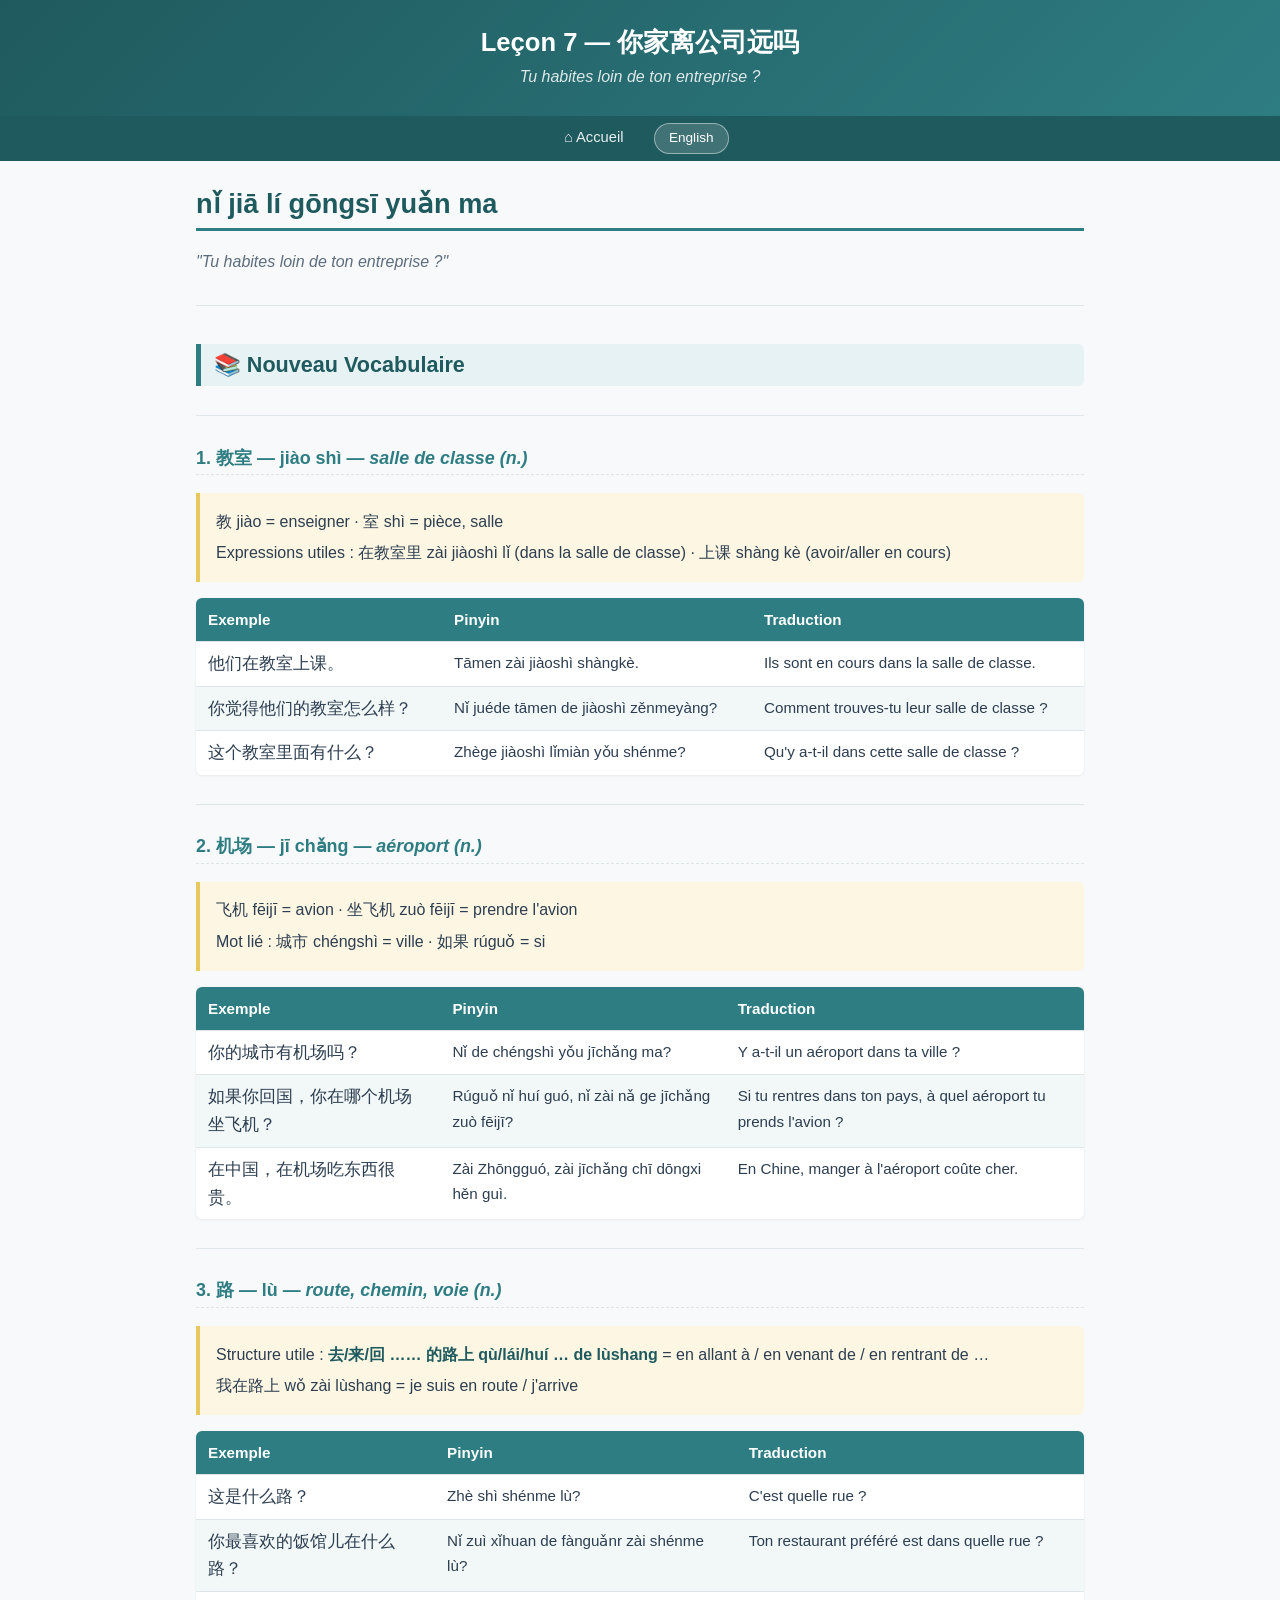
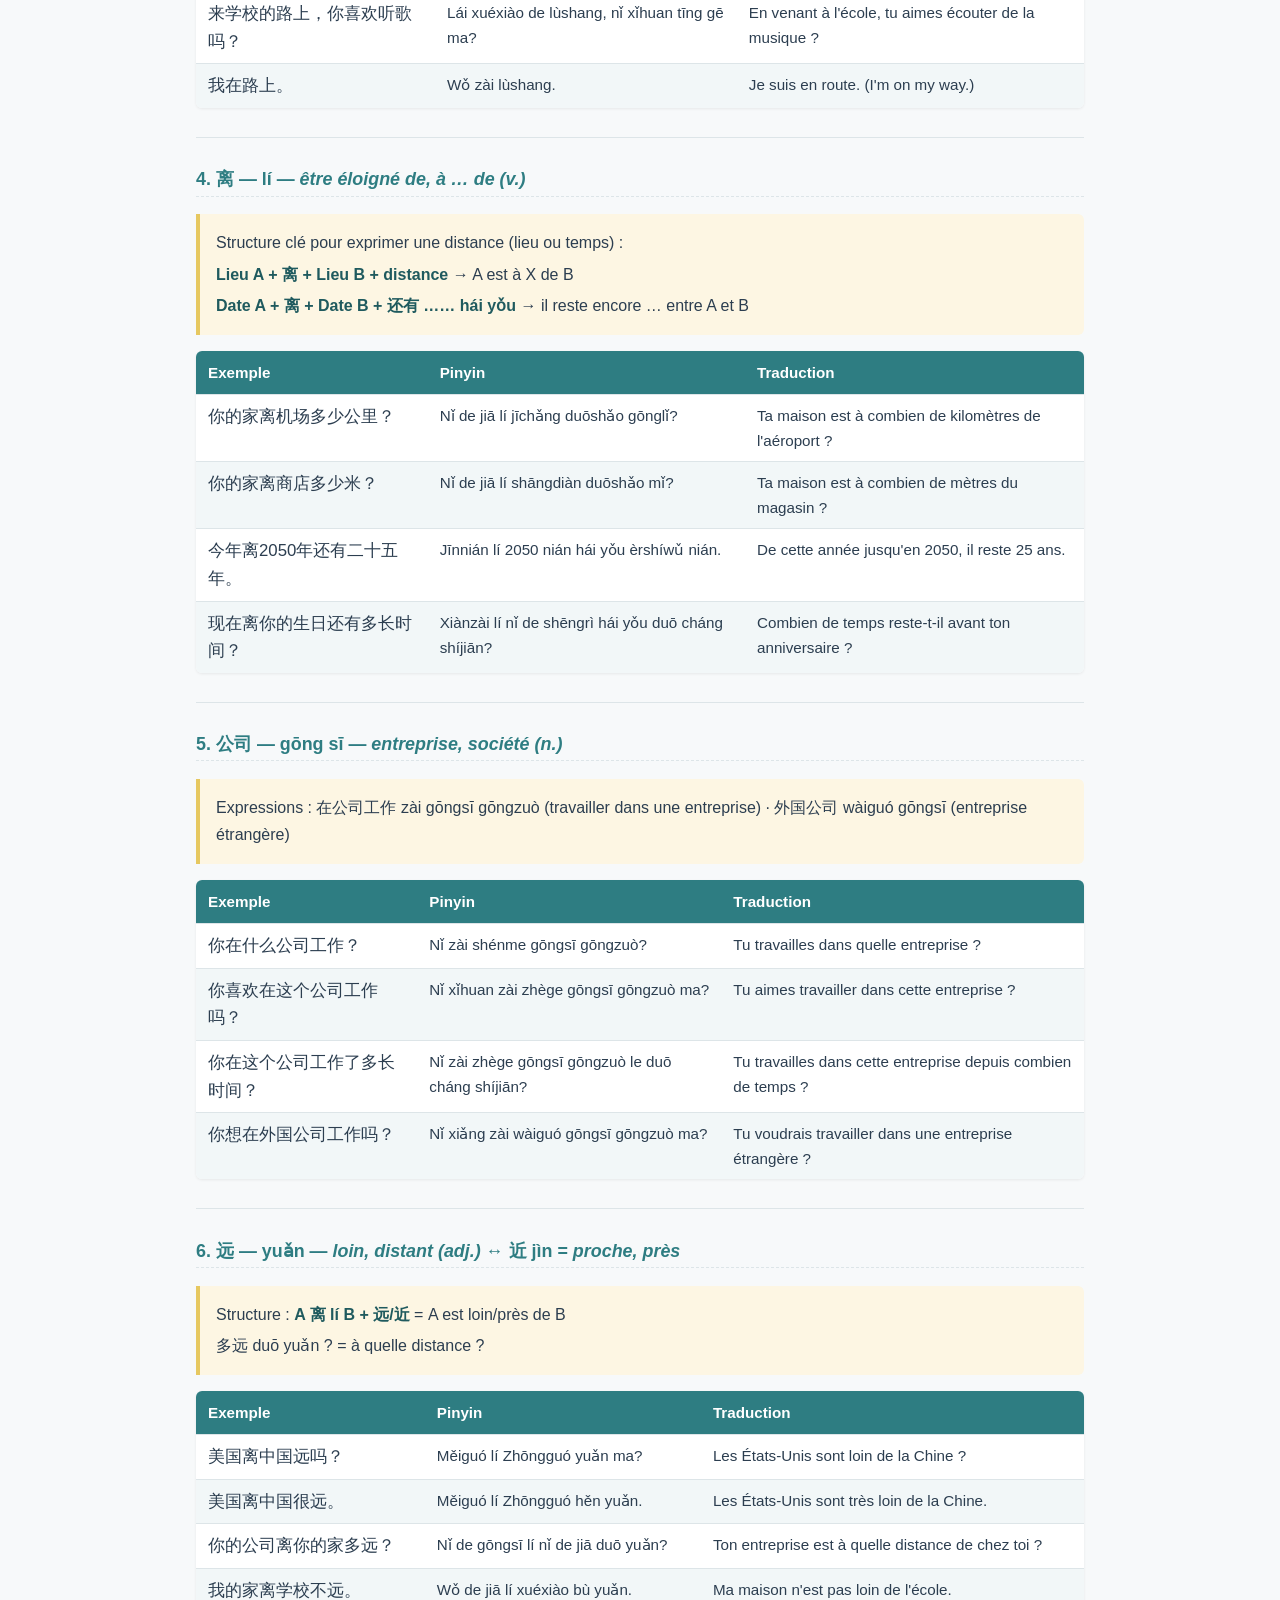
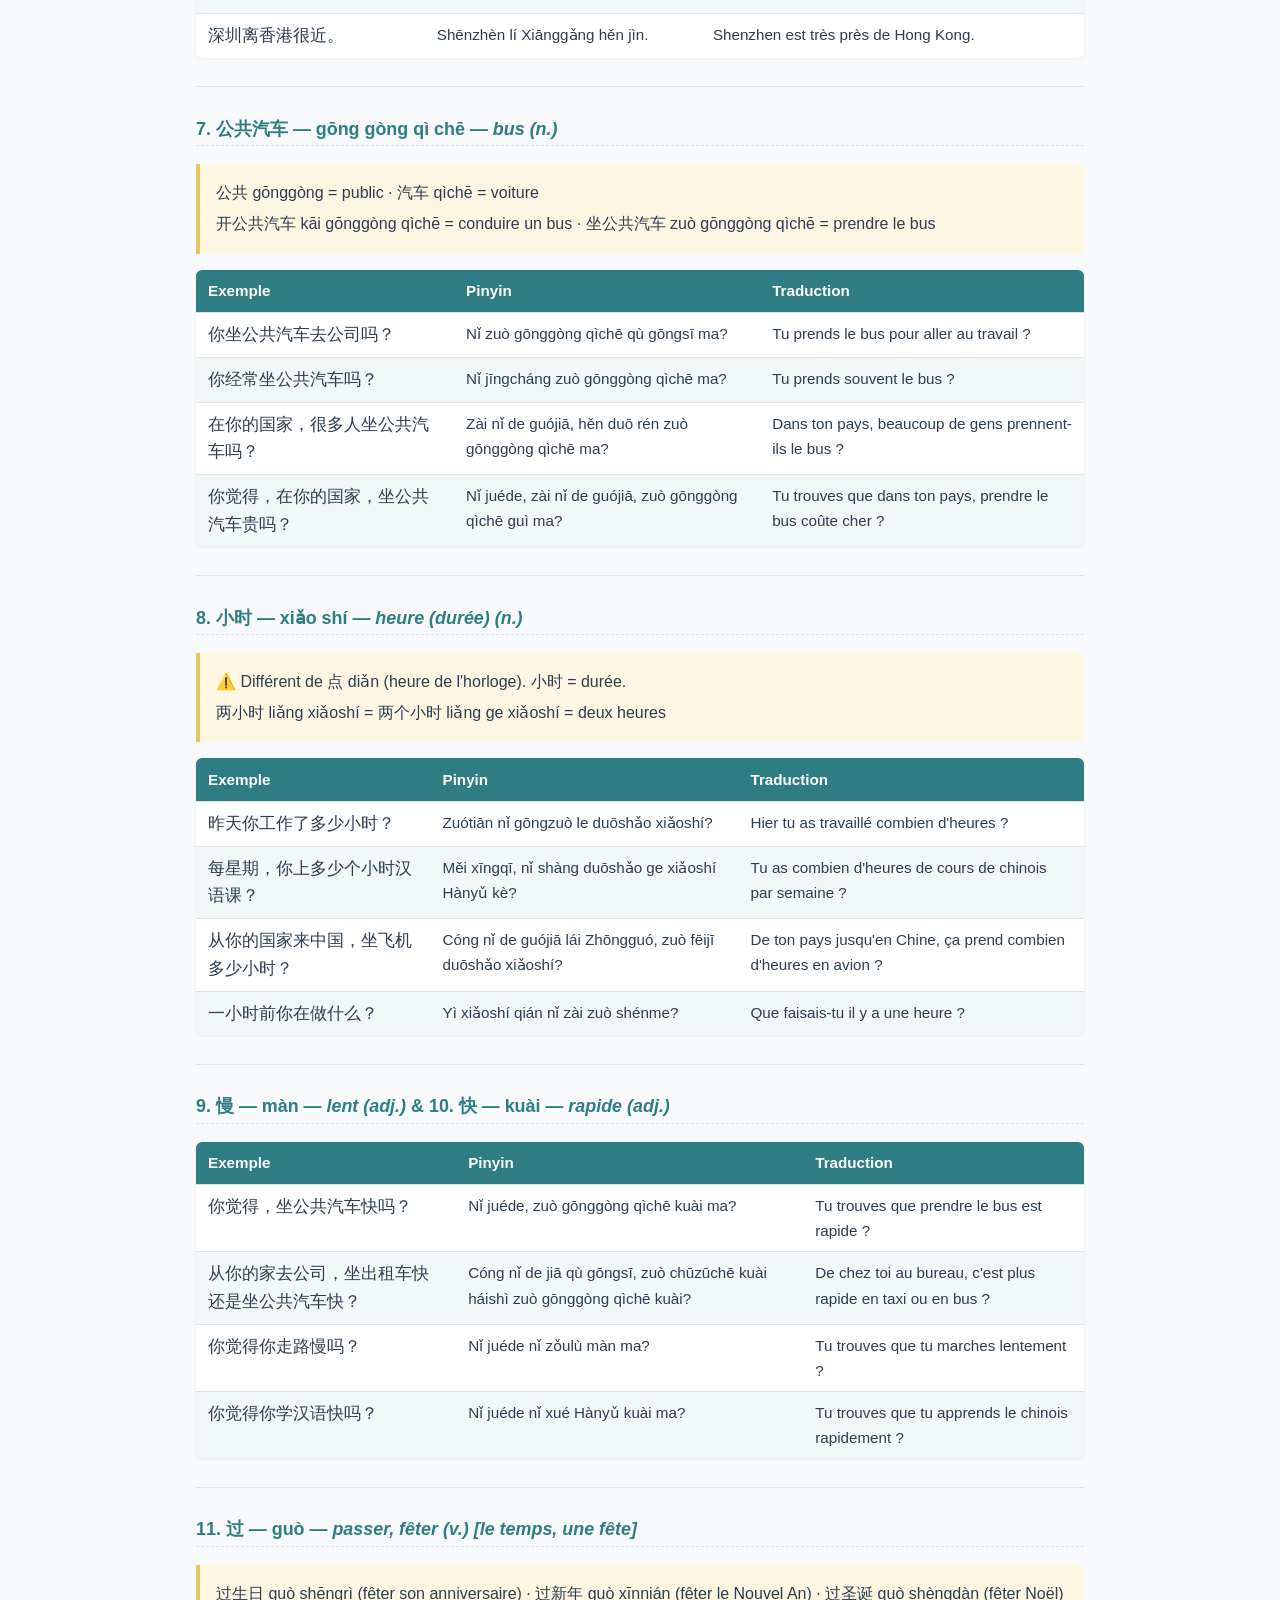
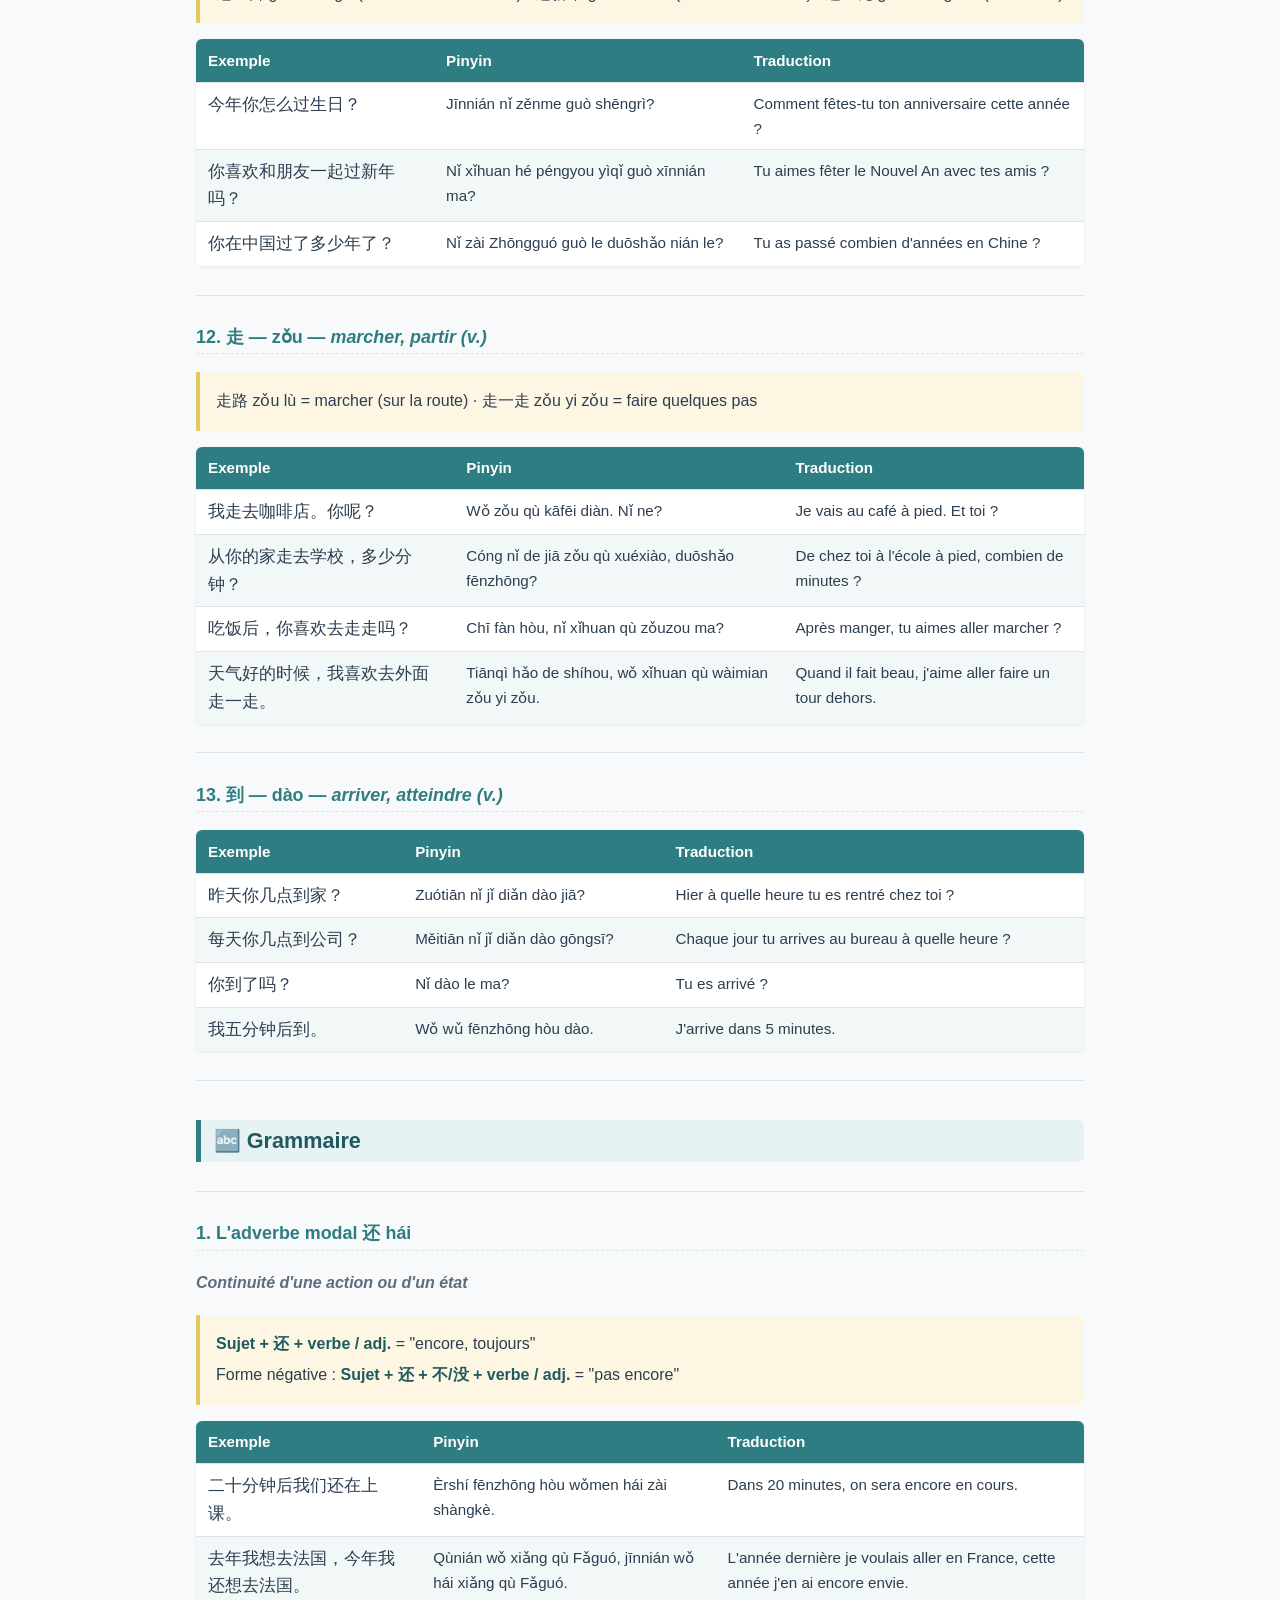
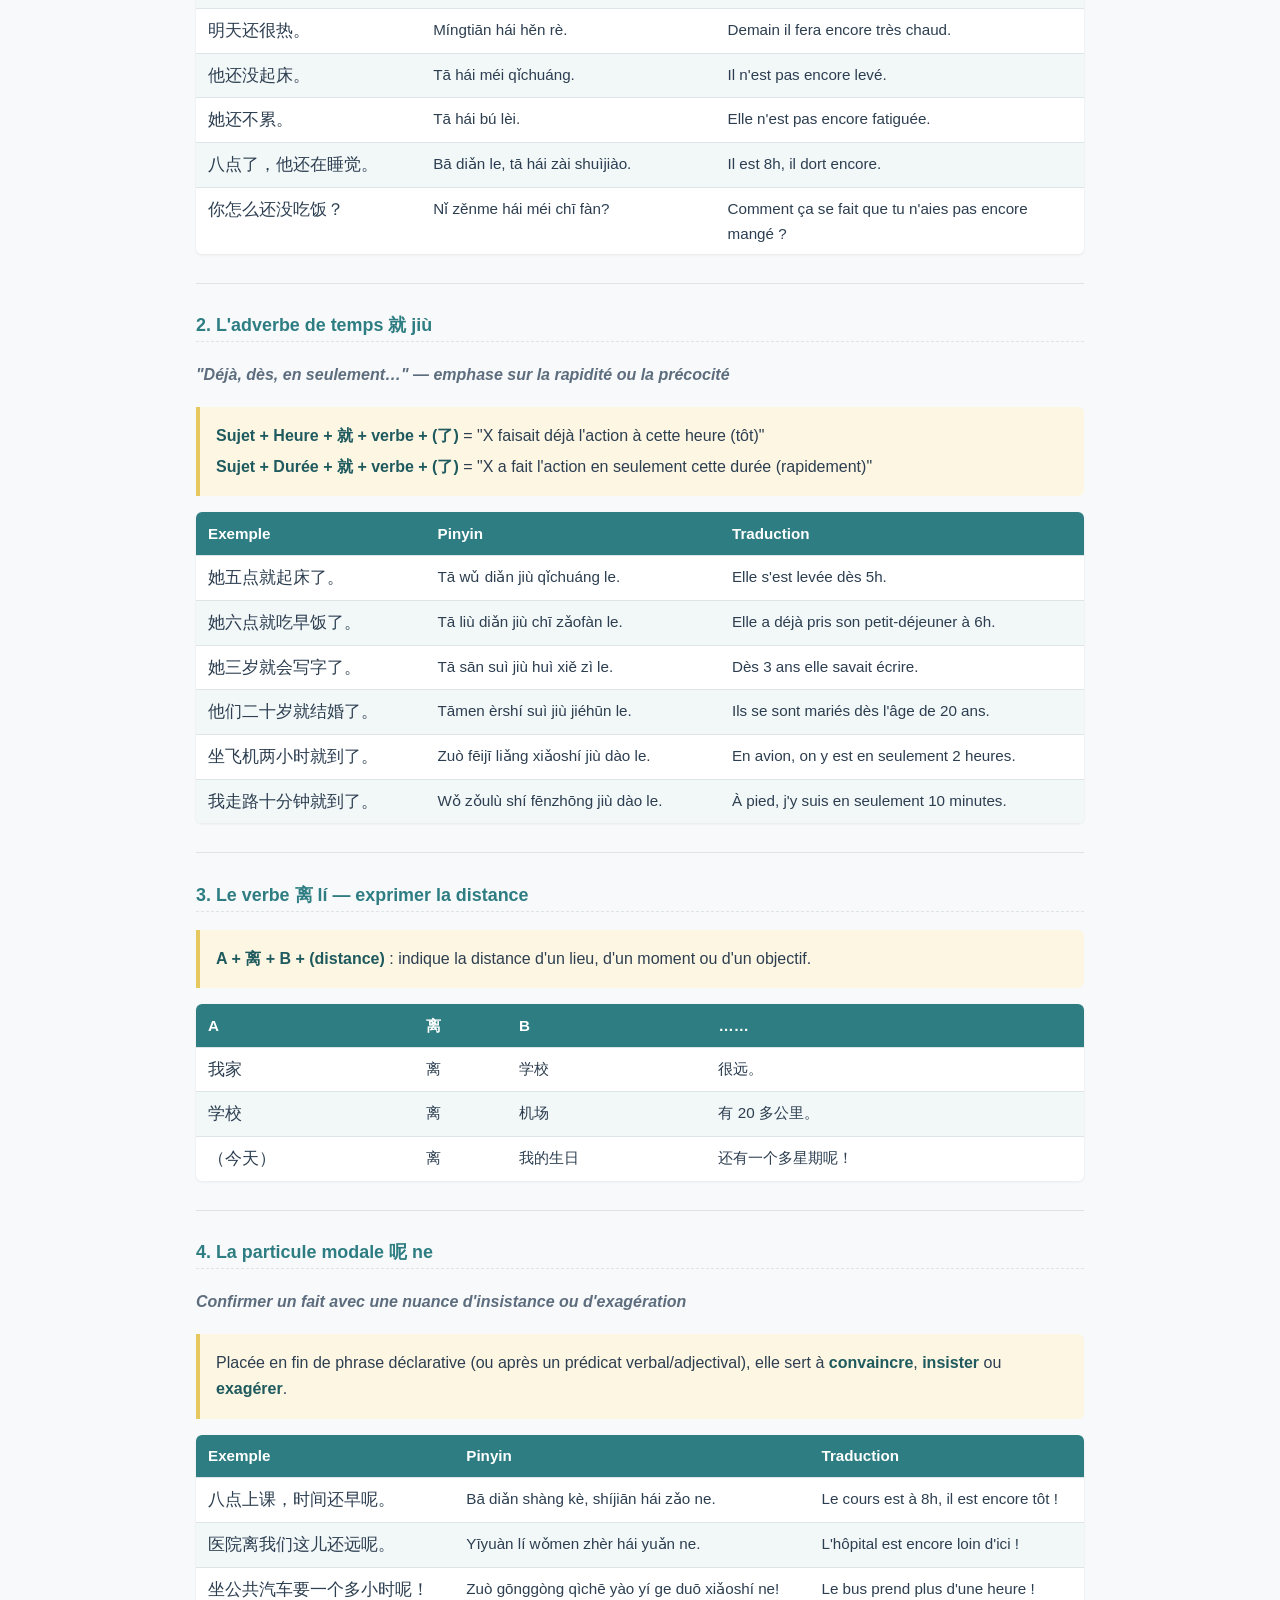
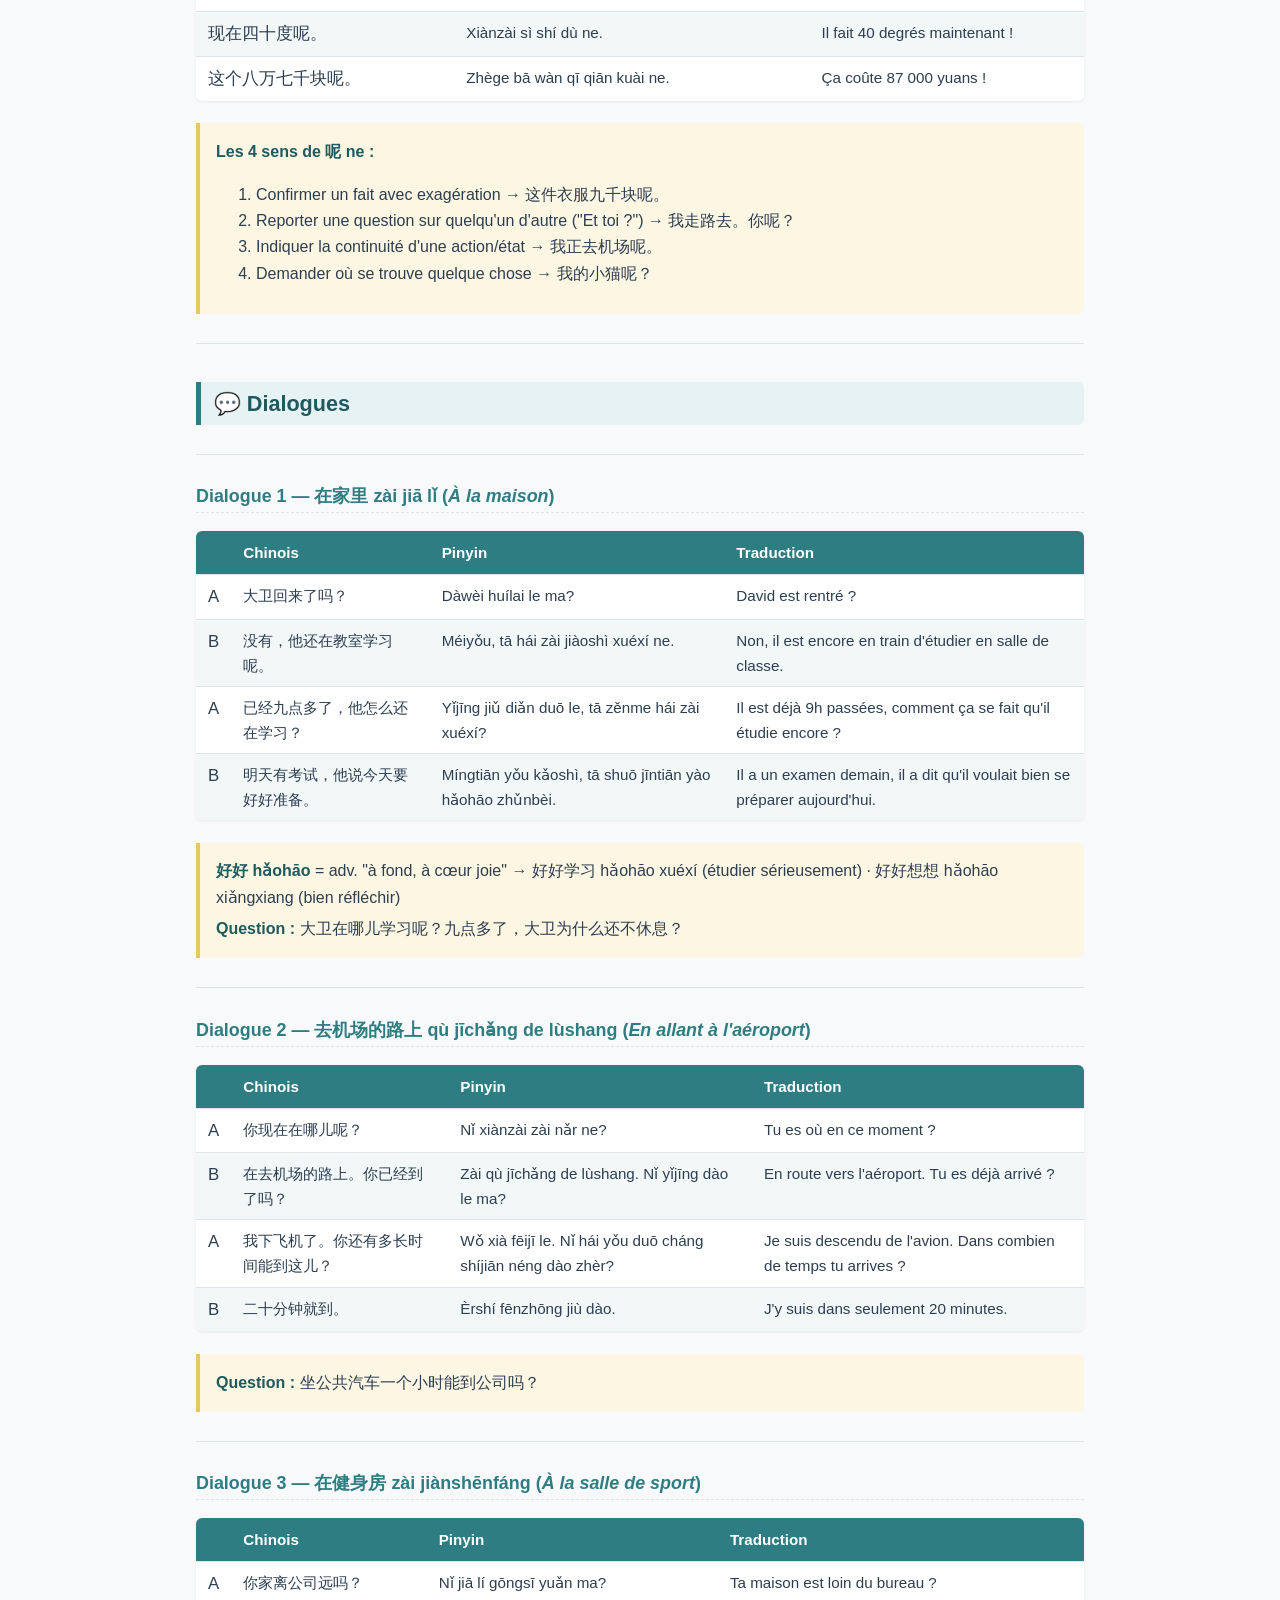
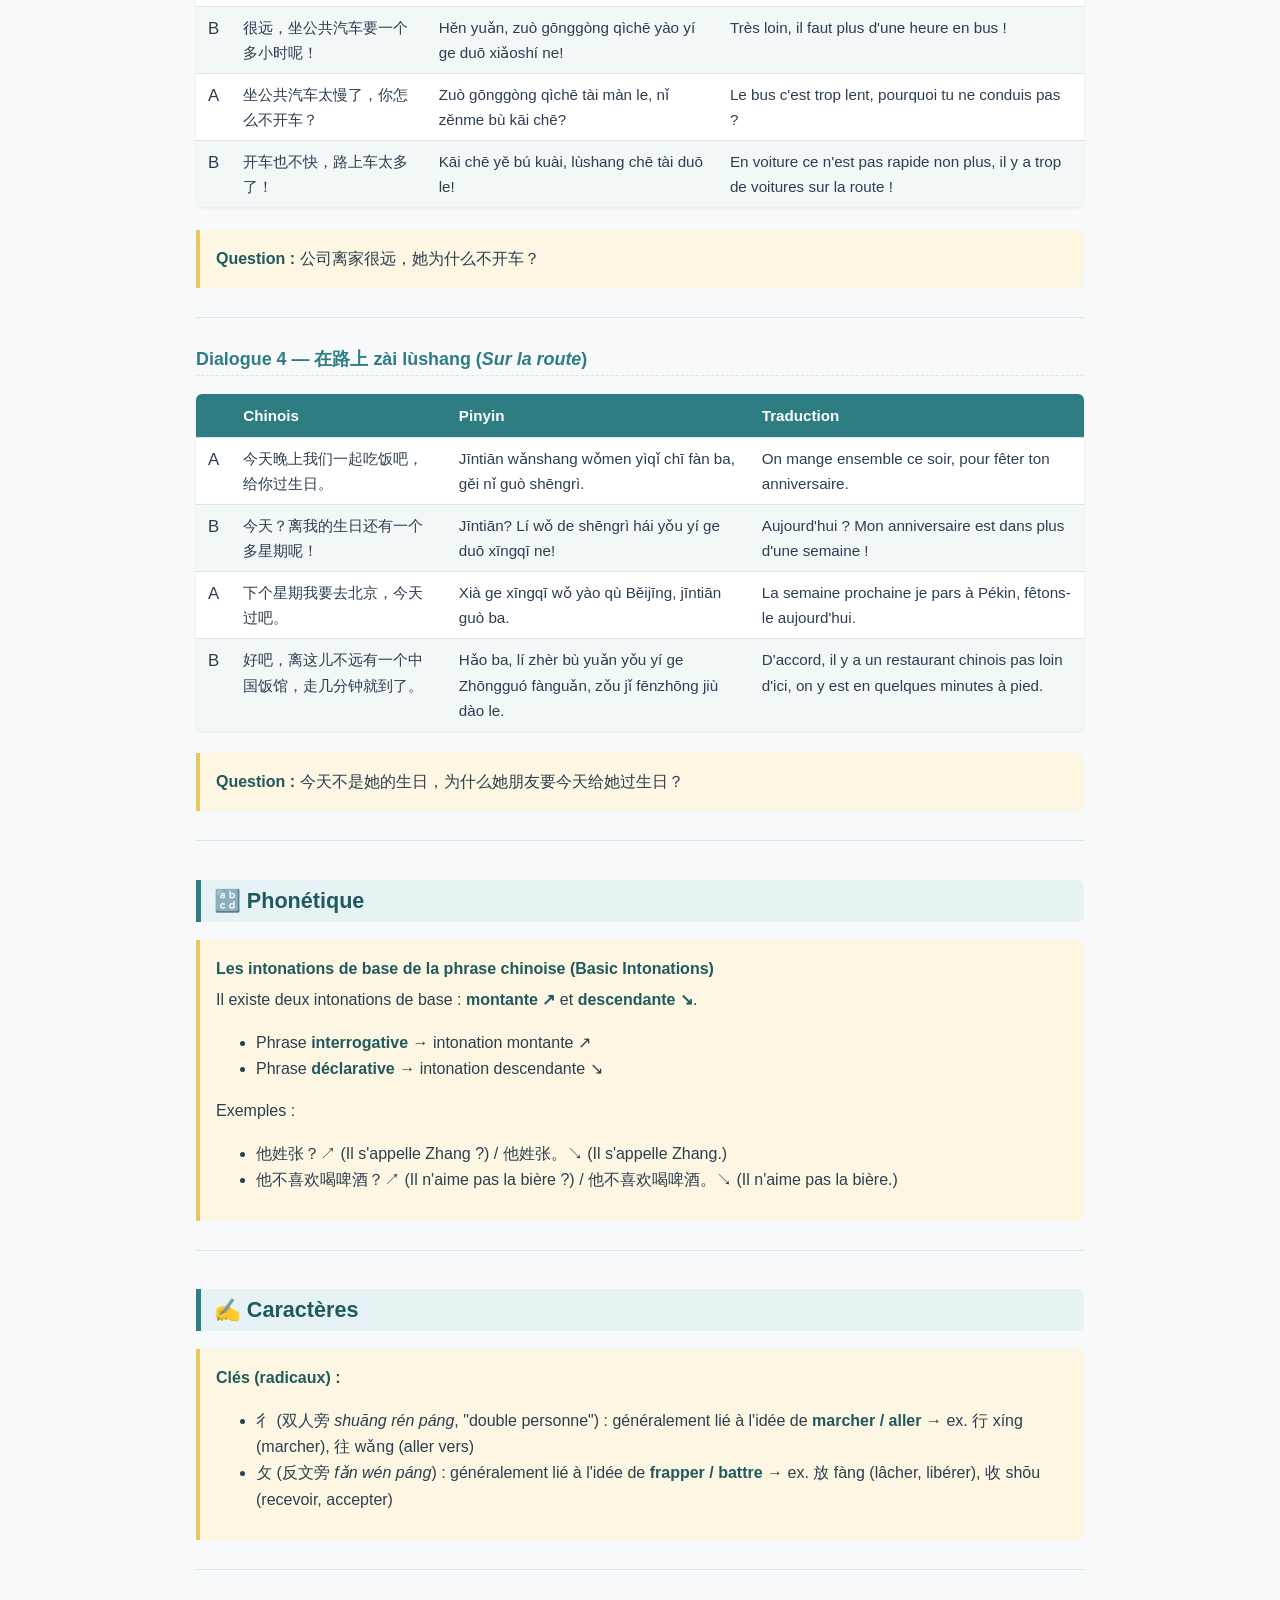
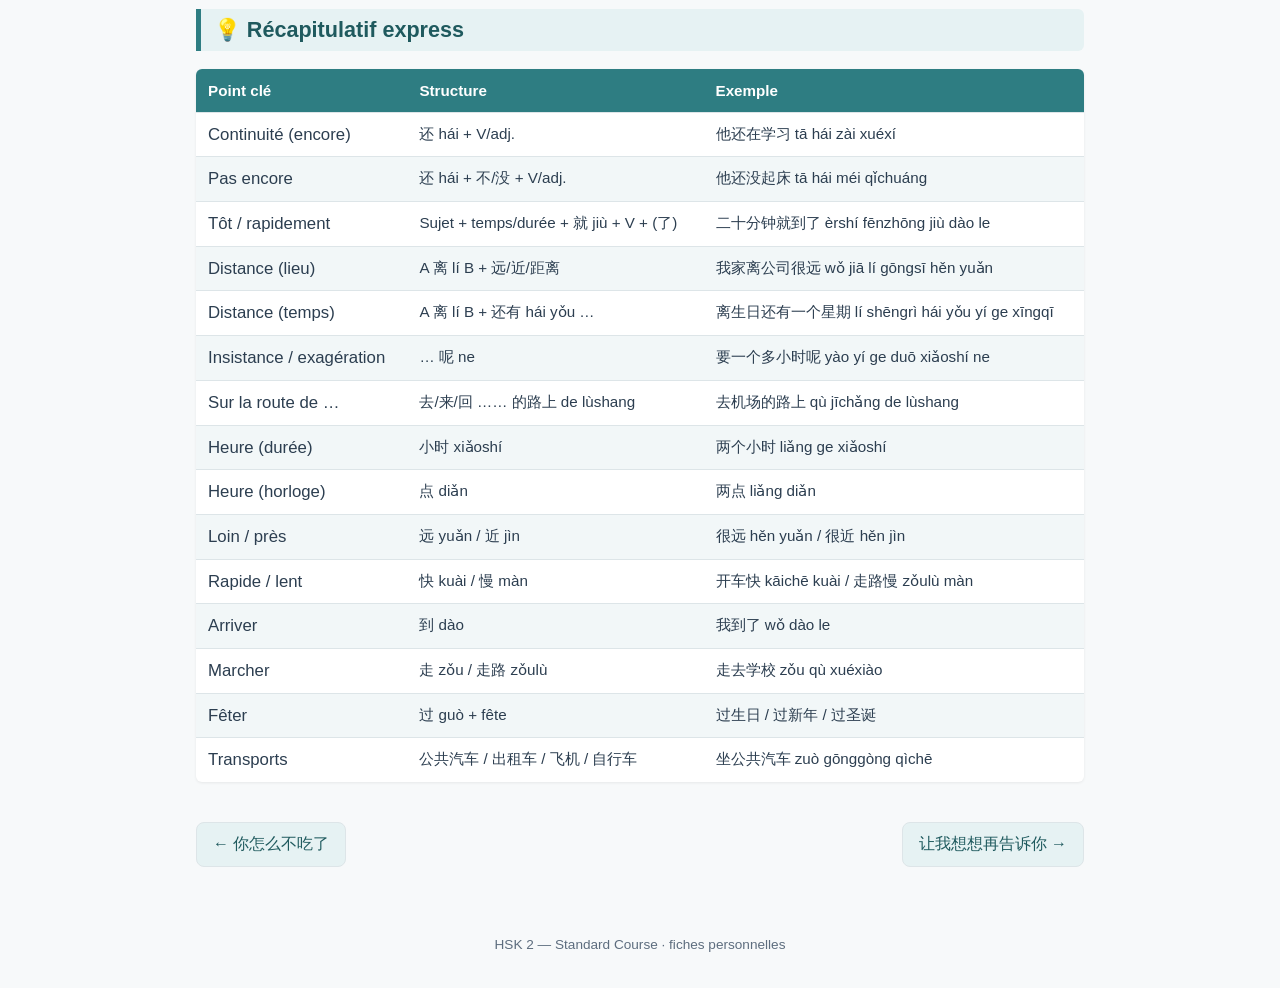
<file: lecon-07.html>
<!DOCTYPE html>
<html lang="fr" data-title-fr="Leçon 7 — 你家离公司远吗" data-title-en="Lesson 7 — 你家离公司远吗">
<head>
<meta charset="utf-8">
<meta name="viewport" content="width=device-width, initial-scale=1">
<title>Leçon 7 — 你家离公司远吗</title>
<link rel="stylesheet" href="style.css">
<script>try{if(localStorage.getItem('hsk2-lang')==='en')document.documentElement.classList.add('en');}catch(e){}</script>
</head>
<body>
<header class="site">
  <h1><span class="lang-fr">Leçon 7 — 你家离公司远吗</span><span class="lang-en">Lesson 7 — 你家离公司远吗</span></h1>
  <p><span class="lang-fr">Tu habites loin de ton entreprise ?</span><span class="lang-en">Is your home far from your company?</span></p>
</header>
<nav class="top">
  <a href="index.html"><span class="lang-fr">&#8962; Accueil</span><span class="lang-en">&#8962; Home</span></a>
  <button id="lang-toggle" type="button" aria-label="Changer de langue / Switch language"><span class="lang-fr">English</span><span class="lang-en">Français</span></button>
</nav>
<main>
<div class="lang-fr">
<h1>nǐ jiā lí gōngsī yuǎn ma</h1>
<p><em>"Tu habites loin de ton entreprise ?"</em></p>
<hr />
<h2>📚 Nouveau Vocabulaire</h2>
<hr />
<h3>1. 教室 — jiào shì — <em>salle de classe (n.)</em></h3>
<blockquote>
<p>教 jiào = enseigner · 室 shì = pièce, salle</p>
<p>Expressions utiles : 在教室里 zài jiàoshì lǐ (dans la salle de classe) · 上课 shàng kè (avoir/aller en cours)</p>
</blockquote>
<table>
<thead>
<tr>
<th>Exemple</th>
<th>Pinyin</th>
<th>Traduction</th>
</tr>
</thead>
<tbody>
<tr>
<td>他们在教室上课。</td>
<td>Tāmen zài jiàoshì shàngkè.</td>
<td>Ils sont en cours dans la salle de classe.</td>
</tr>
<tr>
<td>你觉得他们的教室怎么样？</td>
<td>Nǐ juéde tāmen de jiàoshì zěnmeyàng?</td>
<td>Comment trouves-tu leur salle de classe ?</td>
</tr>
<tr>
<td>这个教室里面有什么？</td>
<td>Zhège jiàoshì lǐmiàn yǒu shénme?</td>
<td>Qu'y a-t-il dans cette salle de classe ?</td>
</tr>
</tbody>
</table>
<hr />
<h3>2. 机场 — jī chǎng — <em>aéroport (n.)</em></h3>
<blockquote>
<p>飞机 fēijī = avion · 坐飞机 zuò fēijī = prendre l'avion</p>
<p>Mot lié : 城市 chéngshì = ville · 如果 rúguǒ = si</p>
</blockquote>
<table>
<thead>
<tr>
<th>Exemple</th>
<th>Pinyin</th>
<th>Traduction</th>
</tr>
</thead>
<tbody>
<tr>
<td>你的城市有机场吗？</td>
<td>Nǐ de chéngshì yǒu jīchǎng ma?</td>
<td>Y a-t-il un aéroport dans ta ville ?</td>
</tr>
<tr>
<td>如果你回国，你在哪个机场坐飞机？</td>
<td>Rúguǒ nǐ huí guó, nǐ zài nǎ ge jīchǎng zuò fēijī?</td>
<td>Si tu rentres dans ton pays, à quel aéroport tu prends l'avion ?</td>
</tr>
<tr>
<td>在中国，在机场吃东西很贵。</td>
<td>Zài Zhōngguó, zài jīchǎng chī dōngxi hěn guì.</td>
<td>En Chine, manger à l'aéroport coûte cher.</td>
</tr>
</tbody>
</table>
<hr />
<h3>3. 路 — lù — <em>route, chemin, voie (n.)</em></h3>
<blockquote>
<p>Structure utile : <strong>去/来/回 …… 的路上 qù/lái/huí … de lùshang</strong> = en allant à / en venant de / en rentrant de …</p>
<p>我在路上 wǒ zài lùshang = je suis en route / j'arrive</p>
</blockquote>
<table>
<thead>
<tr>
<th>Exemple</th>
<th>Pinyin</th>
<th>Traduction</th>
</tr>
</thead>
<tbody>
<tr>
<td>这是什么路？</td>
<td>Zhè shì shénme lù?</td>
<td>C'est quelle rue ?</td>
</tr>
<tr>
<td>你最喜欢的饭馆儿在什么路？</td>
<td>Nǐ zuì xǐhuan de fànguǎnr zài shénme lù?</td>
<td>Ton restaurant préféré est dans quelle rue ?</td>
</tr>
<tr>
<td>来学校的路上，你喜欢听歌吗？</td>
<td>Lái xuéxiào de lùshang, nǐ xǐhuan tīng gē ma?</td>
<td>En venant à l'école, tu aimes écouter de la musique ?</td>
</tr>
<tr>
<td>我在路上。</td>
<td>Wǒ zài lùshang.</td>
<td>Je suis en route. (I'm on my way.)</td>
</tr>
</tbody>
</table>
<hr />
<h3>4. 离 — lí — <em>être éloigné de, à … de (v.)</em></h3>
<blockquote>
<p>Structure clé pour exprimer une distance (lieu ou temps) :</p>
<p><strong>Lieu A + 离 + Lieu B + distance</strong> → A est à X de B</p>
<p><strong>Date A + 离 + Date B + 还有 …… hái yǒu</strong> → il reste encore … entre A et B</p>
</blockquote>
<table>
<thead>
<tr>
<th>Exemple</th>
<th>Pinyin</th>
<th>Traduction</th>
</tr>
</thead>
<tbody>
<tr>
<td>你的家离机场多少公里？</td>
<td>Nǐ de jiā lí jīchǎng duōshǎo gōnglǐ?</td>
<td>Ta maison est à combien de kilomètres de l'aéroport ?</td>
</tr>
<tr>
<td>你的家离商店多少米？</td>
<td>Nǐ de jiā lí shāngdiàn duōshǎo mǐ?</td>
<td>Ta maison est à combien de mètres du magasin ?</td>
</tr>
<tr>
<td>今年离2050年还有二十五年。</td>
<td>Jīnnián lí 2050 nián hái yǒu èrshíwǔ nián.</td>
<td>De cette année jusqu'en 2050, il reste 25 ans.</td>
</tr>
<tr>
<td>现在离你的生日还有多长时间？</td>
<td>Xiànzài lí nǐ de shēngrì hái yǒu duō cháng shíjiān?</td>
<td>Combien de temps reste-t-il avant ton anniversaire ?</td>
</tr>
</tbody>
</table>
<hr />
<h3>5. 公司 — gōng sī — <em>entreprise, société (n.)</em></h3>
<blockquote>
<p>Expressions : 在公司工作 zài gōngsī gōngzuò (travailler dans une entreprise) · 外国公司 wàiguó gōngsī (entreprise étrangère)</p>
</blockquote>
<table>
<thead>
<tr>
<th>Exemple</th>
<th>Pinyin</th>
<th>Traduction</th>
</tr>
</thead>
<tbody>
<tr>
<td>你在什么公司工作？</td>
<td>Nǐ zài shénme gōngsī gōngzuò?</td>
<td>Tu travailles dans quelle entreprise ?</td>
</tr>
<tr>
<td>你喜欢在这个公司工作吗？</td>
<td>Nǐ xǐhuan zài zhège gōngsī gōngzuò ma?</td>
<td>Tu aimes travailler dans cette entreprise ?</td>
</tr>
<tr>
<td>你在这个公司工作了多长时间？</td>
<td>Nǐ zài zhège gōngsī gōngzuò le duō cháng shíjiān?</td>
<td>Tu travailles dans cette entreprise depuis combien de temps ?</td>
</tr>
<tr>
<td>你想在外国公司工作吗？</td>
<td>Nǐ xiǎng zài wàiguó gōngsī gōngzuò ma?</td>
<td>Tu voudrais travailler dans une entreprise étrangère ?</td>
</tr>
</tbody>
</table>
<hr />
<h3>6. 远 — yuǎn — <em>loin, distant (adj.)</em> ↔ 近 jìn = <em>proche, près</em></h3>
<blockquote>
<p>Structure : <strong>A 离 lí B + 远/近</strong> = A est loin/près de B</p>
<p>多远 duō yuǎn ? = à quelle distance ?</p>
</blockquote>
<table>
<thead>
<tr>
<th>Exemple</th>
<th>Pinyin</th>
<th>Traduction</th>
</tr>
</thead>
<tbody>
<tr>
<td>美国离中国远吗？</td>
<td>Měiguó lí Zhōngguó yuǎn ma?</td>
<td>Les États-Unis sont loin de la Chine ?</td>
</tr>
<tr>
<td>美国离中国很远。</td>
<td>Měiguó lí Zhōngguó hěn yuǎn.</td>
<td>Les États-Unis sont très loin de la Chine.</td>
</tr>
<tr>
<td>你的公司离你的家多远？</td>
<td>Nǐ de gōngsī lí nǐ de jiā duō yuǎn?</td>
<td>Ton entreprise est à quelle distance de chez toi ?</td>
</tr>
<tr>
<td>我的家离学校不远。</td>
<td>Wǒ de jiā lí xuéxiào bù yuǎn.</td>
<td>Ma maison n'est pas loin de l'école.</td>
</tr>
<tr>
<td>深圳离香港很近。</td>
<td>Shēnzhèn lí Xiānggǎng hěn jìn.</td>
<td>Shenzhen est très près de Hong Kong.</td>
</tr>
</tbody>
</table>
<hr />
<h3>7. 公共汽车 — gōng gòng qì chē — <em>bus (n.)</em></h3>
<blockquote>
<p>公共 gōnggòng = public · 汽车 qìchē = voiture</p>
<p>开公共汽车 kāi gōnggòng qìchē = conduire un bus · 坐公共汽车 zuò gōnggòng qìchē = prendre le bus</p>
</blockquote>
<table>
<thead>
<tr>
<th>Exemple</th>
<th>Pinyin</th>
<th>Traduction</th>
</tr>
</thead>
<tbody>
<tr>
<td>你坐公共汽车去公司吗？</td>
<td>Nǐ zuò gōnggòng qìchē qù gōngsī ma?</td>
<td>Tu prends le bus pour aller au travail ?</td>
</tr>
<tr>
<td>你经常坐公共汽车吗？</td>
<td>Nǐ jīngcháng zuò gōnggòng qìchē ma?</td>
<td>Tu prends souvent le bus ?</td>
</tr>
<tr>
<td>在你的国家，很多人坐公共汽车吗？</td>
<td>Zài nǐ de guójiā, hěn duō rén zuò gōnggòng qìchē ma?</td>
<td>Dans ton pays, beaucoup de gens prennent-ils le bus ?</td>
</tr>
<tr>
<td>你觉得，在你的国家，坐公共汽车贵吗？</td>
<td>Nǐ juéde, zài nǐ de guójiā, zuò gōnggòng qìchē guì ma?</td>
<td>Tu trouves que dans ton pays, prendre le bus coûte cher ?</td>
</tr>
</tbody>
</table>
<hr />
<h3>8. 小时 — xiǎo shí — <em>heure (durée) (n.)</em></h3>
<blockquote>
<p>⚠️ Différent de 点 diǎn (heure de l'horloge). 小时 = durée.</p>
<p>两小时 liǎng xiǎoshí = 两个小时 liǎng ge xiǎoshí = deux heures</p>
</blockquote>
<table>
<thead>
<tr>
<th>Exemple</th>
<th>Pinyin</th>
<th>Traduction</th>
</tr>
</thead>
<tbody>
<tr>
<td>昨天你工作了多少小时？</td>
<td>Zuótiān nǐ gōngzuò le duōshǎo xiǎoshí?</td>
<td>Hier tu as travaillé combien d'heures ?</td>
</tr>
<tr>
<td>每星期，你上多少个小时汉语课？</td>
<td>Měi xīngqī, nǐ shàng duōshǎo ge xiǎoshí Hànyǔ kè?</td>
<td>Tu as combien d'heures de cours de chinois par semaine ?</td>
</tr>
<tr>
<td>从你的国家来中国，坐飞机多少小时？</td>
<td>Cóng nǐ de guójiā lái Zhōngguó, zuò fēijī duōshǎo xiǎoshí?</td>
<td>De ton pays jusqu'en Chine, ça prend combien d'heures en avion ?</td>
</tr>
<tr>
<td>一小时前你在做什么？</td>
<td>Yì xiǎoshí qián nǐ zài zuò shénme?</td>
<td>Que faisais-tu il y a une heure ?</td>
</tr>
</tbody>
</table>
<hr />
<h3>9. 慢 — màn — <em>lent (adj.)</em>  &amp;  10. 快 — kuài — <em>rapide (adj.)</em></h3>
<table>
<thead>
<tr>
<th>Exemple</th>
<th>Pinyin</th>
<th>Traduction</th>
</tr>
</thead>
<tbody>
<tr>
<td>你觉得，坐公共汽车快吗？</td>
<td>Nǐ juéde, zuò gōnggòng qìchē kuài ma?</td>
<td>Tu trouves que prendre le bus est rapide ?</td>
</tr>
<tr>
<td>从你的家去公司，坐出租车快还是坐公共汽车快？</td>
<td>Cóng nǐ de jiā qù gōngsī, zuò chūzūchē kuài háishì zuò gōnggòng qìchē kuài?</td>
<td>De chez toi au bureau, c'est plus rapide en taxi ou en bus ?</td>
</tr>
<tr>
<td>你觉得你走路慢吗？</td>
<td>Nǐ juéde nǐ zǒulù màn ma?</td>
<td>Tu trouves que tu marches lentement ?</td>
</tr>
<tr>
<td>你觉得你学汉语快吗？</td>
<td>Nǐ juéde nǐ xué Hànyǔ kuài ma?</td>
<td>Tu trouves que tu apprends le chinois rapidement ?</td>
</tr>
</tbody>
</table>
<hr />
<h3>11. 过 — guò — <em>passer, fêter (v.) [le temps, une fête]</em></h3>
<blockquote>
<p>过生日 guò shēngrì (fêter son anniversaire) · 过新年 guò xīnnián (fêter le Nouvel An) · 过圣诞 guò shèngdàn (fêter Noël)</p>
</blockquote>
<table>
<thead>
<tr>
<th>Exemple</th>
<th>Pinyin</th>
<th>Traduction</th>
</tr>
</thead>
<tbody>
<tr>
<td>今年你怎么过生日？</td>
<td>Jīnnián nǐ zěnme guò shēngrì?</td>
<td>Comment fêtes-tu ton anniversaire cette année ?</td>
</tr>
<tr>
<td>你喜欢和朋友一起过新年吗？</td>
<td>Nǐ xǐhuan hé péngyou yìqǐ guò xīnnián ma?</td>
<td>Tu aimes fêter le Nouvel An avec tes amis ?</td>
</tr>
<tr>
<td>你在中国过了多少年了？</td>
<td>Nǐ zài Zhōngguó guò le duōshǎo nián le?</td>
<td>Tu as passé combien d'années en Chine ?</td>
</tr>
</tbody>
</table>
<hr />
<h3>12. 走 — zǒu — <em>marcher, partir (v.)</em></h3>
<blockquote>
<p>走路 zǒu lù = marcher (sur la route) · 走一走 zǒu yi zǒu = faire quelques pas</p>
</blockquote>
<table>
<thead>
<tr>
<th>Exemple</th>
<th>Pinyin</th>
<th>Traduction</th>
</tr>
</thead>
<tbody>
<tr>
<td>我走去咖啡店。你呢？</td>
<td>Wǒ zǒu qù kāfēi diàn. Nǐ ne?</td>
<td>Je vais au café à pied. Et toi ?</td>
</tr>
<tr>
<td>从你的家走去学校，多少分钟？</td>
<td>Cóng nǐ de jiā zǒu qù xuéxiào, duōshǎo fēnzhōng?</td>
<td>De chez toi à l'école à pied, combien de minutes ?</td>
</tr>
<tr>
<td>吃饭后，你喜欢去走走吗？</td>
<td>Chī fàn hòu, nǐ xǐhuan qù zǒuzou ma?</td>
<td>Après manger, tu aimes aller marcher ?</td>
</tr>
<tr>
<td>天气好的时候，我喜欢去外面走一走。</td>
<td>Tiānqì hǎo de shíhou, wǒ xǐhuan qù wàimian zǒu yi zǒu.</td>
<td>Quand il fait beau, j'aime aller faire un tour dehors.</td>
</tr>
</tbody>
</table>
<hr />
<h3>13. 到 — dào — <em>arriver, atteindre (v.)</em></h3>
<table>
<thead>
<tr>
<th>Exemple</th>
<th>Pinyin</th>
<th>Traduction</th>
</tr>
</thead>
<tbody>
<tr>
<td>昨天你几点到家？</td>
<td>Zuótiān nǐ jǐ diǎn dào jiā?</td>
<td>Hier à quelle heure tu es rentré chez toi ?</td>
</tr>
<tr>
<td>每天你几点到公司？</td>
<td>Měitiān nǐ jǐ diǎn dào gōngsī?</td>
<td>Chaque jour tu arrives au bureau à quelle heure ?</td>
</tr>
<tr>
<td>你到了吗？</td>
<td>Nǐ dào le ma?</td>
<td>Tu es arrivé ?</td>
</tr>
<tr>
<td>我五分钟后到。</td>
<td>Wǒ wǔ fēnzhōng hòu dào.</td>
<td>J'arrive dans 5 minutes.</td>
</tr>
</tbody>
</table>
<hr />
<h2>🔤 Grammaire</h2>
<hr />
<h3>1. L'adverbe modal 还 hái</h3>
<h4><em>Continuité d'une action ou d'un état</em></h4>
<blockquote>
<p><strong>Sujet + 还 + verbe / adj.</strong> = "encore, toujours"</p>
<p>Forme négative : <strong>Sujet + 还 + 不/没 + verbe / adj.</strong> = "pas encore"</p>
</blockquote>
<table>
<thead>
<tr>
<th>Exemple</th>
<th>Pinyin</th>
<th>Traduction</th>
</tr>
</thead>
<tbody>
<tr>
<td>二十分钟后我们还在上课。</td>
<td>Èrshí fēnzhōng hòu wǒmen hái zài shàngkè.</td>
<td>Dans 20 minutes, on sera encore en cours.</td>
</tr>
<tr>
<td>去年我想去法国，今年我还想去法国。</td>
<td>Qùnián wǒ xiǎng qù Fǎguó, jīnnián wǒ hái xiǎng qù Fǎguó.</td>
<td>L'année dernière je voulais aller en France, cette année j'en ai encore envie.</td>
</tr>
<tr>
<td>明天还很热。</td>
<td>Míngtiān hái hěn rè.</td>
<td>Demain il fera encore très chaud.</td>
</tr>
<tr>
<td>他还没起床。</td>
<td>Tā hái méi qǐchuáng.</td>
<td>Il n'est pas encore levé.</td>
</tr>
<tr>
<td>她还不累。</td>
<td>Tā hái bú lèi.</td>
<td>Elle n'est pas encore fatiguée.</td>
</tr>
<tr>
<td>八点了，他还在睡觉。</td>
<td>Bā diǎn le, tā hái zài shuìjiào.</td>
<td>Il est 8h, il dort encore.</td>
</tr>
<tr>
<td>你怎么还没吃饭？</td>
<td>Nǐ zěnme hái méi chī fàn?</td>
<td>Comment ça se fait que tu n'aies pas encore mangé ?</td>
</tr>
</tbody>
</table>
<hr />
<h3>2. L'adverbe de temps 就 jiù</h3>
<h4><em>"Déjà, dès, en seulement…" — emphase sur la rapidité ou la précocité</em></h4>
<blockquote>
<p><strong>Sujet + Heure + 就 + verbe + (了)</strong> = "X faisait déjà l'action à cette heure (tôt)"</p>
<p><strong>Sujet + Durée + 就 + verbe + (了)</strong> = "X a fait l'action en seulement cette durée (rapidement)"</p>
</blockquote>
<table>
<thead>
<tr>
<th>Exemple</th>
<th>Pinyin</th>
<th>Traduction</th>
</tr>
</thead>
<tbody>
<tr>
<td>她五点就起床了。</td>
<td>Tā wǔ diǎn jiù qǐchuáng le.</td>
<td>Elle s'est levée dès 5h.</td>
</tr>
<tr>
<td>她六点就吃早饭了。</td>
<td>Tā liù diǎn jiù chī zǎofàn le.</td>
<td>Elle a déjà pris son petit-déjeuner à 6h.</td>
</tr>
<tr>
<td>她三岁就会写字了。</td>
<td>Tā sān suì jiù huì xiě zì le.</td>
<td>Dès 3 ans elle savait écrire.</td>
</tr>
<tr>
<td>他们二十岁就结婚了。</td>
<td>Tāmen èrshí suì jiù jiéhūn le.</td>
<td>Ils se sont mariés dès l'âge de 20 ans.</td>
</tr>
<tr>
<td>坐飞机两小时就到了。</td>
<td>Zuò fēijī liǎng xiǎoshí jiù dào le.</td>
<td>En avion, on y est en seulement 2 heures.</td>
</tr>
<tr>
<td>我走路十分钟就到了。</td>
<td>Wǒ zǒulù shí fēnzhōng jiù dào le.</td>
<td>À pied, j'y suis en seulement 10 minutes.</td>
</tr>
</tbody>
</table>
<hr />
<h3>3. Le verbe 离 lí — exprimer la distance</h3>
<blockquote>
<p><strong>A + 离 + B + (distance)</strong> : indique la distance d'un lieu, d'un moment ou d'un objectif.</p>
</blockquote>
<table>
<thead>
<tr>
<th>A</th>
<th>离</th>
<th>B</th>
<th>……</th>
</tr>
</thead>
<tbody>
<tr>
<td>我家</td>
<td>离</td>
<td>学校</td>
<td>很远。</td>
</tr>
<tr>
<td>学校</td>
<td>离</td>
<td>机场</td>
<td>有 20 多公里。</td>
</tr>
<tr>
<td>（今天）</td>
<td>离</td>
<td>我的生日</td>
<td>还有一个多星期呢！</td>
</tr>
</tbody>
</table>
<hr />
<h3>4. La particule modale 呢 ne</h3>
<h4><em>Confirmer un fait avec une nuance d'insistance ou d'exagération</em></h4>
<blockquote>
<p>Placée en fin de phrase déclarative (ou après un prédicat verbal/adjectival), elle sert à <strong>convaincre</strong>, <strong>insister</strong> ou <strong>exagérer</strong>.</p>
</blockquote>
<table>
<thead>
<tr>
<th>Exemple</th>
<th>Pinyin</th>
<th>Traduction</th>
</tr>
</thead>
<tbody>
<tr>
<td>八点上课，时间还早呢。</td>
<td>Bā diǎn shàng kè, shíjiān hái zǎo ne.</td>
<td>Le cours est à 8h, il est encore tôt !</td>
</tr>
<tr>
<td>医院离我们这儿还远呢。</td>
<td>Yīyuàn lí wǒmen zhèr hái yuǎn ne.</td>
<td>L'hôpital est encore loin d'ici !</td>
</tr>
<tr>
<td>坐公共汽车要一个多小时呢！</td>
<td>Zuò gōnggòng qìchē yào yí ge duō xiǎoshí ne!</td>
<td>Le bus prend plus d'une heure !</td>
</tr>
<tr>
<td>现在四十度呢。</td>
<td>Xiànzài sì shí dù ne.</td>
<td>Il fait 40 degrés maintenant !</td>
</tr>
<tr>
<td>这个八万七千块呢。</td>
<td>Zhège bā wàn qī qiān kuài ne.</td>
<td>Ça coûte 87 000 yuans !</td>
</tr>
</tbody>
</table>
<blockquote>
<p><strong>Les 4 sens de 呢 ne :</strong></p>
<ol>
<li>Confirmer un fait avec exagération → 这件衣服九千块呢。</li>
<li>Reporter une question sur quelqu'un d'autre ("Et toi ?") → 我走路去。你呢？</li>
<li>Indiquer la continuité d'une action/état → 我正去机场呢。</li>
<li>Demander où se trouve quelque chose → 我的小猫呢？</li>
</ol>
</blockquote>
<hr />
<h2>💬 Dialogues</h2>
<hr />
<h3>Dialogue 1 — 在家里 zài jiā lǐ (<em>À la maison</em>)</h3>
<table>
<thead>
<tr>
<th></th>
<th>Chinois</th>
<th>Pinyin</th>
<th>Traduction</th>
</tr>
</thead>
<tbody>
<tr>
<td>A</td>
<td>大卫回来了吗？</td>
<td>Dàwèi huílai le ma?</td>
<td>David est rentré ?</td>
</tr>
<tr>
<td>B</td>
<td>没有，他还在教室学习呢。</td>
<td>Méiyǒu, tā hái zài jiàoshì xuéxí ne.</td>
<td>Non, il est encore en train d'étudier en salle de classe.</td>
</tr>
<tr>
<td>A</td>
<td>已经九点多了，他怎么还在学习？</td>
<td>Yǐjīng jiǔ diǎn duō le, tā zěnme hái zài xuéxí?</td>
<td>Il est déjà 9h passées, comment ça se fait qu'il étudie encore ?</td>
</tr>
<tr>
<td>B</td>
<td>明天有考试，他说今天要好好准备。</td>
<td>Míngtiān yǒu kǎoshì, tā shuō jīntiān yào hǎohāo zhǔnbèi.</td>
<td>Il a un examen demain, il a dit qu'il voulait bien se préparer aujourd'hui.</td>
</tr>
</tbody>
</table>
<blockquote>
<p><strong>好好 hǎohāo</strong> = adv. "à fond, à cœur joie" → 好好学习 hǎohāo xuéxí (étudier sérieusement) · 好好想想 hǎohāo xiǎngxiang (bien réfléchir)</p>
<p><strong>Question :</strong> 大卫在哪儿学习呢？九点多了，大卫为什么还不休息？</p>
</blockquote>
<hr />
<h3>Dialogue 2 — 去机场的路上 qù jīchǎng de lùshang (<em>En allant à l'aéroport</em>)</h3>
<table>
<thead>
<tr>
<th></th>
<th>Chinois</th>
<th>Pinyin</th>
<th>Traduction</th>
</tr>
</thead>
<tbody>
<tr>
<td>A</td>
<td>你现在在哪儿呢？</td>
<td>Nǐ xiànzài zài nǎr ne?</td>
<td>Tu es où en ce moment ?</td>
</tr>
<tr>
<td>B</td>
<td>在去机场的路上。你已经到了吗？</td>
<td>Zài qù jīchǎng de lùshang. Nǐ yǐjīng dào le ma?</td>
<td>En route vers l'aéroport. Tu es déjà arrivé ?</td>
</tr>
<tr>
<td>A</td>
<td>我下飞机了。你还有多长时间能到这儿？</td>
<td>Wǒ xià fēijī le. Nǐ hái yǒu duō cháng shíjiān néng dào zhèr?</td>
<td>Je suis descendu de l'avion. Dans combien de temps tu arrives ?</td>
</tr>
<tr>
<td>B</td>
<td>二十分钟就到。</td>
<td>Èrshí fēnzhōng jiù dào.</td>
<td>J'y suis dans seulement 20 minutes.</td>
</tr>
</tbody>
</table>
<blockquote>
<p><strong>Question :</strong> 坐公共汽车一个小时能到公司吗？</p>
</blockquote>
<hr />
<h3>Dialogue 3 — 在健身房 zài jiànshēnfáng (<em>À la salle de sport</em>)</h3>
<table>
<thead>
<tr>
<th></th>
<th>Chinois</th>
<th>Pinyin</th>
<th>Traduction</th>
</tr>
</thead>
<tbody>
<tr>
<td>A</td>
<td>你家离公司远吗？</td>
<td>Nǐ jiā lí gōngsī yuǎn ma?</td>
<td>Ta maison est loin du bureau ?</td>
</tr>
<tr>
<td>B</td>
<td>很远，坐公共汽车要一个多小时呢！</td>
<td>Hěn yuǎn, zuò gōnggòng qìchē yào yí ge duō xiǎoshí ne!</td>
<td>Très loin, il faut plus d'une heure en bus !</td>
</tr>
<tr>
<td>A</td>
<td>坐公共汽车太慢了，你怎么不开车？</td>
<td>Zuò gōnggòng qìchē tài màn le, nǐ zěnme bù kāi chē?</td>
<td>Le bus c'est trop lent, pourquoi tu ne conduis pas ?</td>
</tr>
<tr>
<td>B</td>
<td>开车也不快，路上车太多了！</td>
<td>Kāi chē yě bú kuài, lùshang chē tài duō le!</td>
<td>En voiture ce n'est pas rapide non plus, il y a trop de voitures sur la route !</td>
</tr>
</tbody>
</table>
<blockquote>
<p><strong>Question :</strong> 公司离家很远，她为什么不开车？</p>
</blockquote>
<hr />
<h3>Dialogue 4 — 在路上 zài lùshang (<em>Sur la route</em>)</h3>
<table>
<thead>
<tr>
<th></th>
<th>Chinois</th>
<th>Pinyin</th>
<th>Traduction</th>
</tr>
</thead>
<tbody>
<tr>
<td>A</td>
<td>今天晚上我们一起吃饭吧，给你过生日。</td>
<td>Jīntiān wǎnshang wǒmen yìqǐ chī fàn ba, gěi nǐ guò shēngrì.</td>
<td>On mange ensemble ce soir, pour fêter ton anniversaire.</td>
</tr>
<tr>
<td>B</td>
<td>今天？离我的生日还有一个多星期呢！</td>
<td>Jīntiān? Lí wǒ de shēngrì hái yǒu yí ge duō xīngqī ne!</td>
<td>Aujourd'hui ? Mon anniversaire est dans plus d'une semaine !</td>
</tr>
<tr>
<td>A</td>
<td>下个星期我要去北京，今天过吧。</td>
<td>Xià ge xīngqī wǒ yào qù Běijīng, jīntiān guò ba.</td>
<td>La semaine prochaine je pars à Pékin, fêtons-le aujourd'hui.</td>
</tr>
<tr>
<td>B</td>
<td>好吧，离这儿不远有一个中国饭馆，走几分钟就到了。</td>
<td>Hǎo ba, lí zhèr bù yuǎn yǒu yí ge Zhōngguó fànguǎn, zǒu jǐ fēnzhōng jiù dào le.</td>
<td>D'accord, il y a un restaurant chinois pas loin d'ici, on y est en quelques minutes à pied.</td>
</tr>
</tbody>
</table>
<blockquote>
<p><strong>Question :</strong> 今天不是她的生日，为什么她朋友要今天给她过生日？</p>
</blockquote>
<hr />
<h2>🔡 Phonétique</h2>
<blockquote>
<p><strong>Les intonations de base de la phrase chinoise (Basic Intonations)</strong></p>
<p>Il existe deux intonations de base : <strong>montante ↗</strong> et <strong>descendante ↘</strong>.</p>
<ul>
<li>Phrase <strong>interrogative</strong> → intonation montante ↗</li>
<li>Phrase <strong>déclarative</strong> → intonation descendante ↘</li>
</ul>
<p>Exemples :</p>
<ul>
<li>他姓张？↗ (Il s'appelle Zhang ?) / 他姓张。↘ (Il s'appelle Zhang.)</li>
<li>他不喜欢喝啤酒？↗ (Il n'aime pas la bière ?) / 他不喜欢喝啤酒。↘ (Il n'aime pas la bière.)</li>
</ul>
</blockquote>
<hr />
<h2>✍️ Caractères</h2>
<blockquote>
<p><strong>Clés (radicaux) :</strong></p>
<ul>
<li>彳 (双人旁 <em>shuāng rén páng</em>, "double personne") : généralement lié à l'idée de <strong>marcher / aller</strong> → ex. 行 xíng (marcher), 往 wǎng (aller vers)</li>
<li>攵 (反文旁 <em>fǎn wén páng</em>) : généralement lié à l'idée de <strong>frapper / battre</strong> → ex. 放 fàng (lâcher, libérer), 收 shōu (recevoir, accepter)</li>
</ul>
</blockquote>
<hr />
<h2>💡 Récapitulatif express</h2>
<table>
<thead>
<tr>
<th>Point clé</th>
<th>Structure</th>
<th>Exemple</th>
</tr>
</thead>
<tbody>
<tr>
<td>Continuité (encore)</td>
<td>还 hái + V/adj.</td>
<td>他还在学习 tā hái zài xuéxí</td>
</tr>
<tr>
<td>Pas encore</td>
<td>还 hái + 不/没 + V/adj.</td>
<td>他还没起床 tā hái méi qǐchuáng</td>
</tr>
<tr>
<td>Tôt / rapidement</td>
<td>Sujet + temps/durée + 就 jiù + V + (了)</td>
<td>二十分钟就到了 èrshí fēnzhōng jiù dào le</td>
</tr>
<tr>
<td>Distance (lieu)</td>
<td>A 离 lí B + 远/近/距离</td>
<td>我家离公司很远 wǒ jiā lí gōngsī hěn yuǎn</td>
</tr>
<tr>
<td>Distance (temps)</td>
<td>A 离 lí B + 还有 hái yǒu …</td>
<td>离生日还有一个星期 lí shēngrì hái yǒu yí ge xīngqī</td>
</tr>
<tr>
<td>Insistance / exagération</td>
<td>… 呢 ne</td>
<td>要一个多小时呢 yào yí ge duō xiǎoshí ne</td>
</tr>
<tr>
<td>Sur la route de …</td>
<td>去/来/回 …… 的路上 de lùshang</td>
<td>去机场的路上 qù jīchǎng de lùshang</td>
</tr>
<tr>
<td>Heure (durée)</td>
<td>小时 xiǎoshí</td>
<td>两个小时 liǎng ge xiǎoshí</td>
</tr>
<tr>
<td>Heure (horloge)</td>
<td>点 diǎn</td>
<td>两点 liǎng diǎn</td>
</tr>
<tr>
<td>Loin / près</td>
<td>远 yuǎn / 近 jìn</td>
<td>很远 hěn yuǎn / 很近 hěn jìn</td>
</tr>
<tr>
<td>Rapide / lent</td>
<td>快 kuài / 慢 màn</td>
<td>开车快 kāichē kuài / 走路慢 zǒulù màn</td>
</tr>
<tr>
<td>Arriver</td>
<td>到 dào</td>
<td>我到了 wǒ dào le</td>
</tr>
<tr>
<td>Marcher</td>
<td>走 zǒu / 走路 zǒulù</td>
<td>走去学校 zǒu qù xuéxiào</td>
</tr>
<tr>
<td>Fêter</td>
<td>过 guò + fête</td>
<td>过生日 / 过新年 / 过圣诞</td>
</tr>
<tr>
<td>Transports</td>
<td>公共汽车 / 出租车 / 飞机 / 自行车</td>
<td>坐公共汽车 zuò gōnggòng qìchē</td>
</tr>
</tbody>
</table>
</div>
<div class="lang-en">
<h1>nǐ jiā lí gōngsī yuǎn ma</h1>
<p><em>"Is your home far from your company?"</em></p>
<hr />
<h2>📚 New Vocabulary</h2>
<hr />
<h3>1. 教室 — jiào shì — <em>classroom (n.)</em></h3>
<blockquote>
<p>教 jiào = to teach · 室 shì = room</p>
<p>Useful expressions: 在教室里 zài jiàoshì lǐ (in the classroom) · 上课 shàng kè (to have/go to class)</p>
</blockquote>
<table>
<thead>
<tr>
<th>Example</th>
<th>Pinyin</th>
<th>Translation</th>
</tr>
</thead>
<tbody>
<tr>
<td>他们在教室上课。</td>
<td>Tāmen zài jiàoshì shàngkè.</td>
<td>They're in class in the classroom.</td>
</tr>
<tr>
<td>你觉得他们的教室怎么样？</td>
<td>Nǐ juéde tāmen de jiàoshì zěnmeyàng?</td>
<td>What do you think of their classroom?</td>
</tr>
<tr>
<td>这个教室里面有什么？</td>
<td>Zhège jiàoshì lǐmiàn yǒu shénme?</td>
<td>What's in this classroom?</td>
</tr>
</tbody>
</table>
<hr />
<h3>2. 机场 — jī chǎng — <em>airport (n.)</em></h3>
<blockquote>
<p>飞机 fēijī = plane · 坐飞机 zuò fēijī = to take a plane</p>
<p>Related words: 城市 chéngshì = city · 如果 rúguǒ = if</p>
</blockquote>
<table>
<thead>
<tr>
<th>Example</th>
<th>Pinyin</th>
<th>Translation</th>
</tr>
</thead>
<tbody>
<tr>
<td>你的城市有机场吗？</td>
<td>Nǐ de chéngshì yǒu jīchǎng ma?</td>
<td>Is there an airport in your city?</td>
</tr>
<tr>
<td>如果你回国，你在哪个机场坐飞机？</td>
<td>Rúguǒ nǐ huí guó, nǐ zài nǎ ge jīchǎng zuò fēijī?</td>
<td>If you go back to your country, which airport do you fly from?</td>
</tr>
<tr>
<td>在中国，在机场吃东西很贵。</td>
<td>Zài Zhōngguó, zài jīchǎng chī dōngxi hěn guì.</td>
<td>In China, eating at the airport is expensive.</td>
</tr>
</tbody>
</table>
<hr />
<h3>3. 路 — lù — <em>road, way, route (n.)</em></h3>
<blockquote>
<p>Useful structure: <strong>去/来/回 …… 的路上 qù/lái/huí … de lùshang</strong> = on the way to / from / back from …</p>
<p>我在路上 wǒ zài lùshang = I'm on my way / I'm coming</p>
</blockquote>
<table>
<thead>
<tr>
<th>Example</th>
<th>Pinyin</th>
<th>Translation</th>
</tr>
</thead>
<tbody>
<tr>
<td>这是什么路？</td>
<td>Zhè shì shénme lù?</td>
<td>Which road is this?</td>
</tr>
<tr>
<td>你最喜欢的饭馆儿在什么路？</td>
<td>Nǐ zuì xǐhuan de fànguǎnr zài shénme lù?</td>
<td>Which road is your favourite restaurant on?</td>
</tr>
<tr>
<td>来学校的路上，你喜欢听歌吗？</td>
<td>Lái xuéxiào de lùshang, nǐ xǐhuan tīng gē ma?</td>
<td>On the way to school, do you like listening to music?</td>
</tr>
<tr>
<td>我在路上。</td>
<td>Wǒ zài lùshang.</td>
<td>I'm on my way.</td>
</tr>
</tbody>
</table>
<hr />
<h3>4. 离 — lí — <em>to be away from, at … from (v.)</em></h3>
<blockquote>
<p>Key structure for expressing distance (place or time):</p>
<p><strong>Place A + 离 + Place B + distance</strong> → A is X away from B</p>
<p><strong>Date A + 离 + Date B + 还有 …… hái yǒu</strong> → there is still … between A and B</p>
</blockquote>
<table>
<thead>
<tr>
<th>Example</th>
<th>Pinyin</th>
<th>Translation</th>
</tr>
</thead>
<tbody>
<tr>
<td>你的家离机场多少公里？</td>
<td>Nǐ de jiā lí jīchǎng duōshǎo gōnglǐ?</td>
<td>How many kilometres is your home from the airport?</td>
</tr>
<tr>
<td>你的家离商店多少米？</td>
<td>Nǐ de jiā lí shāngdiàn duōshǎo mǐ?</td>
<td>How many metres is your home from the shop?</td>
</tr>
<tr>
<td>今年离2050年还有二十五年。</td>
<td>Jīnnián lí 2050 nián hái yǒu èrshíwǔ nián.</td>
<td>From this year to 2050 there are still 25 years.</td>
</tr>
<tr>
<td>现在离你的生日还有多长时间？</td>
<td>Xiànzài lí nǐ de shēngrì hái yǒu duō cháng shíjiān?</td>
<td>How long is it from now until your birthday?</td>
</tr>
</tbody>
</table>
<hr />
<h3>5. 公司 — gōng sī — <em>company, firm (n.)</em></h3>
<blockquote>
<p>Expressions: 在公司工作 zài gōngsī gōngzuò (to work at a company) · 外国公司 wàiguó gōngsī (foreign company)</p>
</blockquote>
<table>
<thead>
<tr>
<th>Example</th>
<th>Pinyin</th>
<th>Translation</th>
</tr>
</thead>
<tbody>
<tr>
<td>你在什么公司工作？</td>
<td>Nǐ zài shénme gōngsī gōngzuò?</td>
<td>Which company do you work for?</td>
</tr>
<tr>
<td>你喜欢在这个公司工作吗？</td>
<td>Nǐ xǐhuan zài zhège gōngsī gōngzuò ma?</td>
<td>Do you like working at this company?</td>
</tr>
<tr>
<td>你在这个公司工作了多长时间？</td>
<td>Nǐ zài zhège gōngsī gōngzuò le duō cháng shíjiān?</td>
<td>How long have you worked at this company?</td>
</tr>
<tr>
<td>你想在外国公司工作吗？</td>
<td>Nǐ xiǎng zài wàiguó gōngsī gōngzuò ma?</td>
<td>Would you like to work at a foreign company?</td>
</tr>
</tbody>
</table>
<hr />
<h3>6. 远 — yuǎn — <em>far, distant (adj.)</em> ↔ 近 jìn = <em>near, close</em></h3>
<blockquote>
<p>Structure: <strong>A 离 lí B + 远/近</strong> = A is far/near from B</p>
<p>多远 duō yuǎn ? = how far?</p>
</blockquote>
<table>
<thead>
<tr>
<th>Example</th>
<th>Pinyin</th>
<th>Translation</th>
</tr>
</thead>
<tbody>
<tr>
<td>美国离中国远吗？</td>
<td>Měiguó lí Zhōngguó yuǎn ma?</td>
<td>Is the US far from China?</td>
</tr>
<tr>
<td>美国离中国很远。</td>
<td>Měiguó lí Zhōngguó hěn yuǎn.</td>
<td>The US is very far from China.</td>
</tr>
<tr>
<td>你的公司离你的家多远？</td>
<td>Nǐ de gōngsī lí nǐ de jiā duō yuǎn?</td>
<td>How far is your company from your home?</td>
</tr>
<tr>
<td>我的家离学校不远。</td>
<td>Wǒ de jiā lí xuéxiào bù yuǎn.</td>
<td>My home isn't far from the school.</td>
</tr>
<tr>
<td>深圳离香港很近。</td>
<td>Shēnzhèn lí Xiānggǎng hěn jìn.</td>
<td>Shenzhen is very close to Hong Kong.</td>
</tr>
</tbody>
</table>
<hr />
<h3>7. 公共汽车 — gōng gòng qì chē — <em>bus (n.)</em></h3>
<blockquote>
<p>公共 gōnggòng = public · 汽车 qìchē = car</p>
<p>开公共汽车 kāi gōnggòng qìchē = to drive a bus · 坐公共汽车 zuò gōnggòng qìchē = to take the bus</p>
</blockquote>
<table>
<thead>
<tr>
<th>Example</th>
<th>Pinyin</th>
<th>Translation</th>
</tr>
</thead>
<tbody>
<tr>
<td>你坐公共汽车去公司吗？</td>
<td>Nǐ zuò gōnggòng qìchē qù gōngsī ma?</td>
<td>Do you take the bus to work?</td>
</tr>
<tr>
<td>你经常坐公共汽车吗？</td>
<td>Nǐ jīngcháng zuò gōnggòng qìchē ma?</td>
<td>Do you often take the bus?</td>
</tr>
<tr>
<td>在你的国家，很多人坐公共汽车吗？</td>
<td>Zài nǐ de guójiā, hěn duō rén zuò gōnggòng qìchē ma?</td>
<td>In your country, do many people take the bus?</td>
</tr>
<tr>
<td>你觉得，在你的国家，坐公共汽车贵吗？</td>
<td>Nǐ juéde, zài nǐ de guójiā, zuò gōnggòng qìchē guì ma?</td>
<td>Do you think taking the bus is expensive in your country?</td>
</tr>
</tbody>
</table>
<hr />
<h3>8. 小时 — xiǎo shí — <em>hour (duration) (n.)</em></h3>
<blockquote>
<p>⚠️ Different from 点 diǎn (clock time). 小时 = duration.</p>
<p>两小时 liǎng xiǎoshí = 两个小时 liǎng ge xiǎoshí = two hours</p>
</blockquote>
<table>
<thead>
<tr>
<th>Example</th>
<th>Pinyin</th>
<th>Translation</th>
</tr>
</thead>
<tbody>
<tr>
<td>昨天你工作了多少小时？</td>
<td>Zuótiān nǐ gōngzuò le duōshǎo xiǎoshí?</td>
<td>How many hours did you work yesterday?</td>
</tr>
<tr>
<td>每星期，你上多少个小时汉语课？</td>
<td>Měi xīngqī, nǐ shàng duōshǎo ge xiǎoshí Hànyǔ kè?</td>
<td>How many hours of Chinese class do you have each week?</td>
</tr>
<tr>
<td>从你的国家来中国，坐飞机多少小时？</td>
<td>Cóng nǐ de guójiā lái Zhōngguó, zuò fēijī duōshǎo xiǎoshí?</td>
<td>From your country to China, how many hours is the flight?</td>
</tr>
<tr>
<td>一小时前你在做什么？</td>
<td>Yì xiǎoshí qián nǐ zài zuò shénme?</td>
<td>What were you doing an hour ago?</td>
</tr>
</tbody>
</table>
<hr />
<h3>9. 慢 — màn — <em>slow (adj.)</em>  &amp;  10. 快 — kuài — <em>fast (adj.)</em></h3>
<table>
<thead>
<tr>
<th>Example</th>
<th>Pinyin</th>
<th>Translation</th>
</tr>
</thead>
<tbody>
<tr>
<td>你觉得，坐公共汽车快吗？</td>
<td>Nǐ juéde, zuò gōnggòng qìchē kuài ma?</td>
<td>Do you think taking the bus is fast?</td>
</tr>
<tr>
<td>从你的家去公司，坐出租车快还是坐公共汽车快？</td>
<td>Cóng nǐ de jiā qù gōngsī, zuò chūzūchē kuài háishì zuò gōnggòng qìchē kuài?</td>
<td>From your home to work, is it faster by taxi or by bus?</td>
</tr>
<tr>
<td>你觉得你走路慢吗？</td>
<td>Nǐ juéde nǐ zǒulù màn ma?</td>
<td>Do you think you walk slowly?</td>
</tr>
<tr>
<td>你觉得你学汉语快吗？</td>
<td>Nǐ juéde nǐ xué Hànyǔ kuài ma?</td>
<td>Do you think you learn Chinese quickly?</td>
</tr>
</tbody>
</table>
<hr />
<h3>11. 过 — guò — <em>to spend, to celebrate (v.) [time, a holiday]</em></h3>
<blockquote>
<p>过生日 guò shēngrì (to celebrate one's birthday) · 过新年 guò xīnnián (to celebrate New Year) · 过圣诞 guò shèngdàn (to celebrate Christmas)</p>
</blockquote>
<table>
<thead>
<tr>
<th>Example</th>
<th>Pinyin</th>
<th>Translation</th>
</tr>
</thead>
<tbody>
<tr>
<td>今年你怎么过生日？</td>
<td>Jīnnián nǐ zěnme guò shēngrì?</td>
<td>How are you celebrating your birthday this year?</td>
</tr>
<tr>
<td>你喜欢和朋友一起过新年吗？</td>
<td>Nǐ xǐhuan hé péngyou yìqǐ guò xīnnián ma?</td>
<td>Do you like celebrating New Year with friends?</td>
</tr>
<tr>
<td>你在中国过了多少年了？</td>
<td>Nǐ zài Zhōngguó guò le duōshǎo nián le?</td>
<td>How many years have you spent in China?</td>
</tr>
</tbody>
</table>
<hr />
<h3>12. 走 — zǒu — <em>to walk, to leave (v.)</em></h3>
<blockquote>
<p>走路 zǒu lù = to walk (along the road) · 走一走 zǒu yi zǒu = to take a few steps</p>
</blockquote>
<table>
<thead>
<tr>
<th>Example</th>
<th>Pinyin</th>
<th>Translation</th>
</tr>
</thead>
<tbody>
<tr>
<td>我走去咖啡店。你呢？</td>
<td>Wǒ zǒu qù kāfēi diàn. Nǐ ne?</td>
<td>I'm walking to the café. How about you?</td>
</tr>
<tr>
<td>从你的家走去学校，多少分钟？</td>
<td>Cóng nǐ de jiā zǒu qù xuéxiào, duōshǎo fēnzhōng?</td>
<td>How many minutes is it to walk from your home to school?</td>
</tr>
<tr>
<td>吃饭后，你喜欢去走走吗？</td>
<td>Chī fàn hòu, nǐ xǐhuan qù zǒuzou ma?</td>
<td>After eating, do you like to go for a walk?</td>
</tr>
<tr>
<td>天气好的时候，我喜欢去外面走一走。</td>
<td>Tiānqì hǎo de shíhou, wǒ xǐhuan qù wàimian zǒu yi zǒu.</td>
<td>When the weather is nice, I like to go for a stroll outside.</td>
</tr>
</tbody>
</table>
<hr />
<h3>13. 到 — dào — <em>to arrive, to reach (v.)</em></h3>
<table>
<thead>
<tr>
<th>Example</th>
<th>Pinyin</th>
<th>Translation</th>
</tr>
</thead>
<tbody>
<tr>
<td>昨天你几点到家？</td>
<td>Zuótiān nǐ jǐ diǎn dào jiā?</td>
<td>What time did you get home yesterday?</td>
</tr>
<tr>
<td>每天你几点到公司？</td>
<td>Měitiān nǐ jǐ diǎn dào gōngsī?</td>
<td>What time do you arrive at work each day?</td>
</tr>
<tr>
<td>你到了吗？</td>
<td>Nǐ dào le ma?</td>
<td>Have you arrived?</td>
</tr>
<tr>
<td>我五分钟后到。</td>
<td>Wǒ wǔ fēnzhōng hòu dào.</td>
<td>I'll arrive in 5 minutes.</td>
</tr>
</tbody>
</table>
<hr />
<h2>🔤 Grammar</h2>
<hr />
<h3>1. The modal adverb 还 hái</h3>
<h4><em>Continuity of an action or state</em></h4>
<blockquote>
<p><strong>Subject + 还 + verb / adj.</strong> = "still"</p>
<p>Negative form: <strong>Subject + 还 + 不/没 + verb / adj.</strong> = "not yet"</p>
</blockquote>
<table>
<thead>
<tr>
<th>Example</th>
<th>Pinyin</th>
<th>Translation</th>
</tr>
</thead>
<tbody>
<tr>
<td>二十分钟后我们还在上课。</td>
<td>Èrshí fēnzhōng hòu wǒmen hái zài shàngkè.</td>
<td>In 20 minutes we'll still be in class.</td>
</tr>
<tr>
<td>去年我想去法国，今年我还想去法国。</td>
<td>Qùnián wǒ xiǎng qù Fǎguó, jīnnián wǒ hái xiǎng qù Fǎguó.</td>
<td>Last year I wanted to go to France, this year I still want to.</td>
</tr>
<tr>
<td>明天还很热。</td>
<td>Míngtiān hái hěn rè.</td>
<td>Tomorrow it'll still be very hot.</td>
</tr>
<tr>
<td>他还没起床。</td>
<td>Tā hái méi qǐchuáng.</td>
<td>He hasn't got up yet.</td>
</tr>
<tr>
<td>她还不累。</td>
<td>Tā hái bú lèi.</td>
<td>She isn't tired yet.</td>
</tr>
<tr>
<td>八点了，他还在睡觉。</td>
<td>Bā diǎn le, tā hái zài shuìjiào.</td>
<td>It's 8 o'clock and he's still asleep.</td>
</tr>
<tr>
<td>你怎么还没吃饭？</td>
<td>Nǐ zěnme hái méi chī fàn?</td>
<td>How come you haven't eaten yet?</td>
</tr>
</tbody>
</table>
<hr />
<h3>2. The time adverb 就 jiù</h3>
<h4><em>"Already, as early as, in just…" — emphasis on speed or earliness</em></h4>
<blockquote>
<p><strong>Subject + Time + 就 + verb + (了)</strong> = "X was already doing the action at that (early) time"</p>
<p><strong>Subject + Duration + 就 + verb + (了)</strong> = "X did the action in just that (short) time"</p>
</blockquote>
<table>
<thead>
<tr>
<th>Example</th>
<th>Pinyin</th>
<th>Translation</th>
</tr>
</thead>
<tbody>
<tr>
<td>她五点就起床了。</td>
<td>Tā wǔ diǎn jiù qǐchuáng le.</td>
<td>She got up as early as 5.</td>
</tr>
<tr>
<td>她六点就吃早饭了。</td>
<td>Tā liù diǎn jiù chī zǎofàn le.</td>
<td>She'd already had breakfast by 6.</td>
</tr>
<tr>
<td>她三岁就会写字了。</td>
<td>Tā sān suì jiù huì xiě zì le.</td>
<td>She could already write at the age of 3.</td>
</tr>
<tr>
<td>他们二十岁就结婚了。</td>
<td>Tāmen èrshí suì jiù jiéhūn le.</td>
<td>They got married as early as 20.</td>
</tr>
<tr>
<td>坐飞机两小时就到了。</td>
<td>Zuò fēijī liǎng xiǎoshí jiù dào le.</td>
<td>By plane you're there in just 2 hours.</td>
</tr>
<tr>
<td>我走路十分钟就到了。</td>
<td>Wǒ zǒulù shí fēnzhōng jiù dào le.</td>
<td>On foot I'm there in just 10 minutes.</td>
</tr>
</tbody>
</table>
<hr />
<h3>3. The verb 离 lí — expressing distance</h3>
<blockquote>
<p><strong>A + 离 + B + (distance)</strong>: indicates the distance to a place, a moment, or a goal.</p>
</blockquote>
<table>
<thead>
<tr>
<th>A</th>
<th>离</th>
<th>B</th>
<th>……</th>
</tr>
</thead>
<tbody>
<tr>
<td>我家</td>
<td>离</td>
<td>学校</td>
<td>很远。</td>
</tr>
<tr>
<td>学校</td>
<td>离</td>
<td>机场</td>
<td>有 20 多公里。</td>
</tr>
<tr>
<td>（今天）</td>
<td>离</td>
<td>我的生日</td>
<td>还有一个多星期呢！</td>
</tr>
</tbody>
</table>
<hr />
<h3>4. The modal particle 呢 ne</h3>
<h4><em>Confirming a fact with a nuance of insistence or exaggeration</em></h4>
<blockquote>
<p>Placed at the end of a declarative sentence (or after a verbal/adjectival predicate), it serves to <strong>persuade</strong>, <strong>insist</strong>, or <strong>exaggerate</strong>.</p>
</blockquote>
<table>
<thead>
<tr>
<th>Example</th>
<th>Pinyin</th>
<th>Translation</th>
</tr>
</thead>
<tbody>
<tr>
<td>八点上课，时间还早呢。</td>
<td>Bā diǎn shàng kè, shíjiān hái zǎo ne.</td>
<td>Class is at 8, there's still plenty of time!</td>
</tr>
<tr>
<td>医院离我们这儿还远呢。</td>
<td>Yīyuàn lí wǒmen zhèr hái yuǎn ne.</td>
<td>The hospital is still far from here!</td>
</tr>
<tr>
<td>坐公共汽车要一个多小时呢！</td>
<td>Zuò gōnggòng qìchē yào yí ge duō xiǎoshí ne!</td>
<td>The bus takes more than an hour!</td>
</tr>
<tr>
<td>现在四十度呢。</td>
<td>Xiànzài sì shí dù ne.</td>
<td>It's 40 degrees right now!</td>
</tr>
<tr>
<td>这个八万七千块呢。</td>
<td>Zhège bā wàn qī qiān kuài ne.</td>
<td>This costs 87,000 yuan!</td>
</tr>
</tbody>
</table>
<blockquote>
<p><strong>The 4 uses of 呢 ne:</strong></p>
<ol>
<li>Confirm a fact with exaggeration → 这件衣服九千块呢。</li>
<li>Bounce a question to someone else ("And you?") → 我走路去。你呢？</li>
<li>Indicate continuity of an action/state → 我正去机场呢。</li>
<li>Ask where something is → 我的小猫呢？</li>
</ol>
</blockquote>
<hr />
<h2>💬 Dialogues</h2>
<hr />
<h3>Dialogue 1 — 在家里 zài jiā lǐ (<em>At home</em>)</h3>
<table>
<thead>
<tr>
<th></th>
<th>Chinese</th>
<th>Pinyin</th>
<th>Translation</th>
</tr>
</thead>
<tbody>
<tr>
<td>A</td>
<td>大卫回来了吗？</td>
<td>Dàwèi huílai le ma?</td>
<td>Is David back?</td>
</tr>
<tr>
<td>B</td>
<td>没有，他还在教室学习呢。</td>
<td>Méiyǒu, tā hái zài jiàoshì xuéxí ne.</td>
<td>No, he's still studying in the classroom.</td>
</tr>
<tr>
<td>A</td>
<td>已经九点多了，他怎么还在学习？</td>
<td>Yǐjīng jiǔ diǎn duō le, tā zěnme hái zài xuéxí?</td>
<td>It's already past 9, how come he's still studying?</td>
</tr>
<tr>
<td>B</td>
<td>明天有考试，他说今天要好好准备。</td>
<td>Míngtiān yǒu kǎoshì, tā shuō jīntiān yào hǎohāo zhǔnbèi.</td>
<td>There's an exam tomorrow, he said he wants to prepare well today.</td>
</tr>
</tbody>
</table>
<blockquote>
<p><strong>好好 hǎohāo</strong> = adv. "properly, to the fullest" → 好好学习 hǎohāo xuéxí (to study hard) · 好好想想 hǎohāo xiǎngxiang (to think it over carefully)</p>
<p><strong>Question:</strong> 大卫在哪儿学习呢？九点多了，大卫为什么还不休息？</p>
</blockquote>
<hr />
<h3>Dialogue 2 — 去机场的路上 qù jīchǎng de lùshang (<em>On the way to the airport</em>)</h3>
<table>
<thead>
<tr>
<th></th>
<th>Chinese</th>
<th>Pinyin</th>
<th>Translation</th>
</tr>
</thead>
<tbody>
<tr>
<td>A</td>
<td>你现在在哪儿呢？</td>
<td>Nǐ xiànzài zài nǎr ne?</td>
<td>Where are you right now?</td>
</tr>
<tr>
<td>B</td>
<td>在去机场的路上。你已经到了吗？</td>
<td>Zài qù jīchǎng de lùshang. Nǐ yǐjīng dào le ma?</td>
<td>On my way to the airport. Have you already arrived?</td>
</tr>
<tr>
<td>A</td>
<td>我下飞机了。你还有多长时间能到这儿？</td>
<td>Wǒ xià fēijī le. Nǐ hái yǒu duō cháng shíjiān néng dào zhèr?</td>
<td>I've got off the plane. How long until you can get here?</td>
</tr>
<tr>
<td>B</td>
<td>二十分钟就到。</td>
<td>Èrshí fēnzhōng jiù dào.</td>
<td>I'll be there in just 20 minutes.</td>
</tr>
</tbody>
</table>
<blockquote>
<p><strong>Question:</strong> 坐公共汽车一个小时能到公司吗？</p>
</blockquote>
<hr />
<h3>Dialogue 3 — 在健身房 zài jiànshēnfáng (<em>At the gym</em>)</h3>
<table>
<thead>
<tr>
<th></th>
<th>Chinese</th>
<th>Pinyin</th>
<th>Translation</th>
</tr>
</thead>
<tbody>
<tr>
<td>A</td>
<td>你家离公司远吗？</td>
<td>Nǐ jiā lí gōngsī yuǎn ma?</td>
<td>Is your home far from your company?</td>
</tr>
<tr>
<td>B</td>
<td>很远，坐公共汽车要一个多小时呢！</td>
<td>Hěn yuǎn, zuò gōnggòng qìchē yào yí ge duō xiǎoshí ne!</td>
<td>Very far, the bus takes more than an hour!</td>
</tr>
<tr>
<td>A</td>
<td>坐公共汽车太慢了，你怎么不开车？</td>
<td>Zuò gōnggòng qìchē tài màn le, nǐ zěnme bù kāi chē?</td>
<td>The bus is too slow, why don't you drive?</td>
</tr>
<tr>
<td>B</td>
<td>开车也不快，路上车太多了！</td>
<td>Kāi chē yě bú kuài, lùshang chē tài duō le!</td>
<td>Driving isn't fast either, there are too many cars on the road!</td>
</tr>
</tbody>
</table>
<blockquote>
<p><strong>Question:</strong> 公司离家很远，她为什么不开车？</p>
</blockquote>
<hr />
<h3>Dialogue 4 — 在路上 zài lùshang (<em>On the road</em>)</h3>
<table>
<thead>
<tr>
<th></th>
<th>Chinese</th>
<th>Pinyin</th>
<th>Translation</th>
</tr>
</thead>
<tbody>
<tr>
<td>A</td>
<td>今天晚上我们一起吃饭吧，给你过生日。</td>
<td>Jīntiān wǎnshang wǒmen yìqǐ chī fàn ba, gěi nǐ guò shēngrì.</td>
<td>Let's have dinner together tonight to celebrate your birthday.</td>
</tr>
<tr>
<td>B</td>
<td>今天？离我的生日还有一个多星期呢！</td>
<td>Jīntiān? Lí wǒ de shēngrì hái yǒu yí ge duō xīngqī ne!</td>
<td>Today? My birthday is still more than a week away!</td>
</tr>
<tr>
<td>A</td>
<td>下个星期我要去北京，今天过吧。</td>
<td>Xià ge xīngqī wǒ yào qù Běijīng, jīntiān guò ba.</td>
<td>Next week I'm going to Beijing, let's celebrate today.</td>
</tr>
<tr>
<td>B</td>
<td>好吧，离这儿不远有一个中国饭馆，走几分钟就到了。</td>
<td>Hǎo ba, lí zhèr bù yuǎn yǒu yí ge Zhōngguó fànguǎn, zǒu jǐ fēnzhōng jiù dào le.</td>
<td>Okay, there's a Chinese restaurant not far from here, just a few minutes' walk away.</td>
</tr>
</tbody>
</table>
<blockquote>
<p><strong>Question:</strong> 今天不是她的生日，为什么她朋友要今天给她过生日？</p>
</blockquote>
<hr />
<h2>🔡 Phonetics</h2>
<blockquote>
<p><strong>Basic sentence intonations</strong></p>
<p>There are two basic intonations: <strong>rising ↗</strong> and <strong>falling ↘</strong>.</p>
<ul>
<li><strong>Question</strong> sentence → rising intonation ↗</li>
<li><strong>Declarative</strong> sentence → falling intonation ↘</li>
</ul>
<p>Examples:</p>
<ul>
<li>他姓张？↗ (Is his surname Zhang?) / 他姓张。↘ (His surname is Zhang.)</li>
<li>他不喜欢喝啤酒？↗ (He doesn't like beer?) / 他不喜欢喝啤酒。↘ (He doesn't like beer.)</li>
</ul>
</blockquote>
<hr />
<h2>✍️ Characters</h2>
<blockquote>
<p><strong>Radicals:</strong></p>
<ul>
<li>彳 (双人旁 <em>shuāng rén páng</em>, "double person"): generally related to the idea of <strong>walking / going</strong> → e.g. 行 xíng (to walk), 往 wǎng (to go towards)</li>
<li>攵 (反文旁 <em>fǎn wén páng</em>): generally related to the idea of <strong>hitting / striking</strong> → e.g. 放 fàng (to release), 收 shōu (to receive, to accept)</li>
</ul>
</blockquote>
<hr />
<h2>💡 Quick Recap</h2>
<table>
<thead>
<tr>
<th>Key point</th>
<th>Structure</th>
<th>Example</th>
</tr>
</thead>
<tbody>
<tr>
<td>Continuity (still)</td>
<td>还 hái + V/adj.</td>
<td>他还在学习 tā hái zài xuéxí</td>
</tr>
<tr>
<td>Not yet</td>
<td>还 hái + 不/没 + V/adj.</td>
<td>他还没起床 tā hái méi qǐchuáng</td>
</tr>
<tr>
<td>Early / quickly</td>
<td>Subject + time/duration + 就 jiù + V + (了)</td>
<td>二十分钟就到了 èrshí fēnzhōng jiù dào le</td>
</tr>
<tr>
<td>Distance (place)</td>
<td>A 离 lí B + 远/近/distance</td>
<td>我家离公司很远 wǒ jiā lí gōngsī hěn yuǎn</td>
</tr>
<tr>
<td>Distance (time)</td>
<td>A 离 lí B + 还有 hái yǒu …</td>
<td>离生日还有一个星期 lí shēngrì hái yǒu yí ge xīngqī</td>
</tr>
<tr>
<td>Insistence / exaggeration</td>
<td>… 呢 ne</td>
<td>要一个多小时呢 yào yí ge duō xiǎoshí ne</td>
</tr>
<tr>
<td>On the way to …</td>
<td>去/来/回 …… 的路上 de lùshang</td>
<td>去机场的路上 qù jīchǎng de lùshang</td>
</tr>
<tr>
<td>Hour (duration)</td>
<td>小时 xiǎoshí</td>
<td>两个小时 liǎng ge xiǎoshí</td>
</tr>
<tr>
<td>Hour (clock)</td>
<td>点 diǎn</td>
<td>两点 liǎng diǎn</td>
</tr>
<tr>
<td>Far / near</td>
<td>远 yuǎn / 近 jìn</td>
<td>很远 hěn yuǎn / 很近 hěn jìn</td>
</tr>
<tr>
<td>Fast / slow</td>
<td>快 kuài / 慢 màn</td>
<td>开车快 kāichē kuài / 走路慢 zǒulù màn</td>
</tr>
<tr>
<td>Arrive</td>
<td>到 dào</td>
<td>我到了 wǒ dào le</td>
</tr>
<tr>
<td>Walk</td>
<td>走 zǒu / 走路 zǒulù</td>
<td>走去学校 zǒu qù xuéxiào</td>
</tr>
<tr>
<td>Celebrate</td>
<td>过 guò + holiday</td>
<td>过生日 / 过新年 / 过圣诞</td>
</tr>
<tr>
<td>Transport</td>
<td>公共汽车 / 出租车 / 飞机 / 自行车</td>
<td>坐公共汽车 zuò gōnggòng qìchē</td>
</tr>
</tbody>
</table>
</div>
<nav class="pager"><a href="lecon-06.html">&larr; 你怎么不吃了</a><a href="lecon-08.html">让我想想再告诉你 &rarr;</a></nav>
</main>
<footer class="site"><span class="lang-fr">HSK 2 — Standard Course · fiches personnelles</span><span class="lang-en">HSK 2 — Standard Course · personal notes</span></footer>
<script>
(function(){
  var KEY='hsk2-lang', root=document.documentElement;
  function apply(en){
    root.classList.toggle('en', en);
    root.lang = en ? 'en' : 'fr';
    var t = root.getAttribute(en ? 'data-title-en' : 'data-title-fr');
    if (t) document.title = t;
  }
  apply((function(){try{return localStorage.getItem(KEY)==='en';}catch(e){return false;}})());
  document.addEventListener('click', function(e){
    if(!e.target.closest('#lang-toggle')) return;
    var en = !root.classList.contains('en');
    try{localStorage.setItem(KEY, en ? 'en' : 'fr');}catch(e){}
    apply(en);
  });
})();
</script>
</body>
</html>
</file>
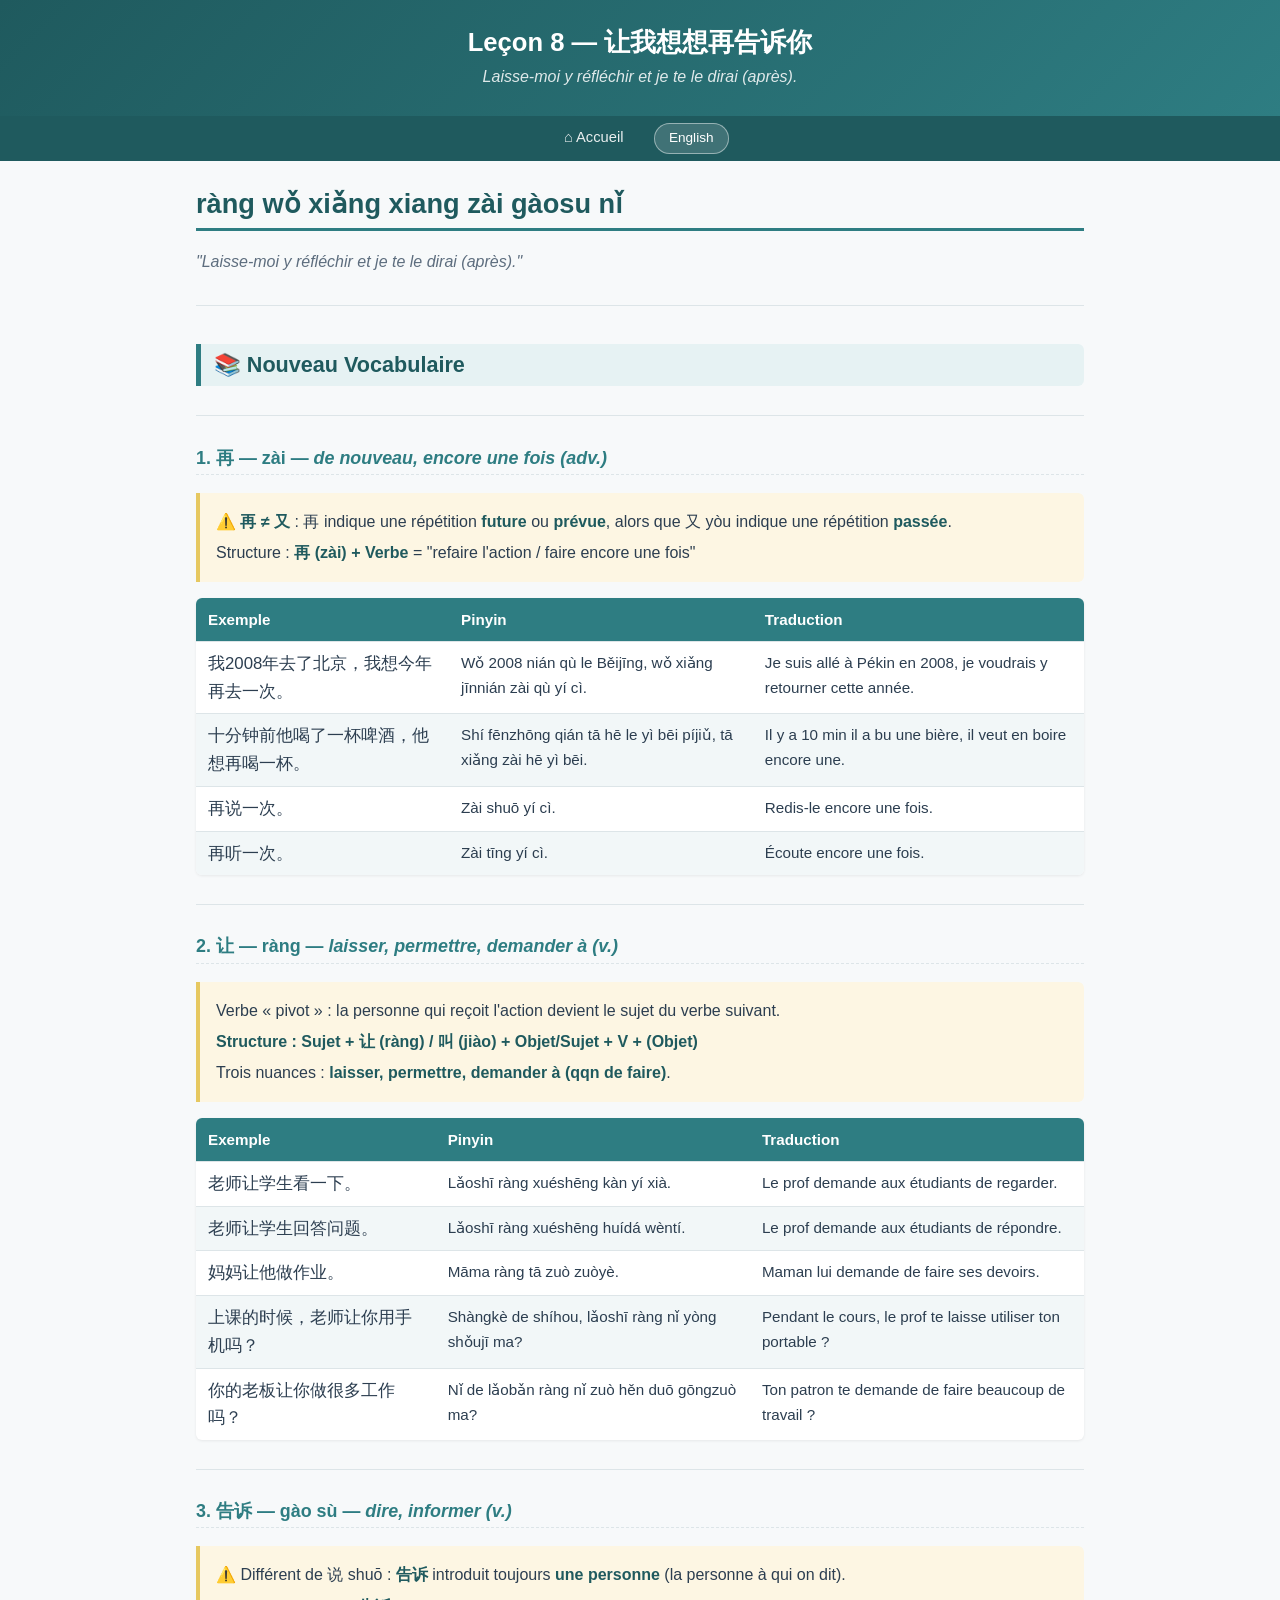
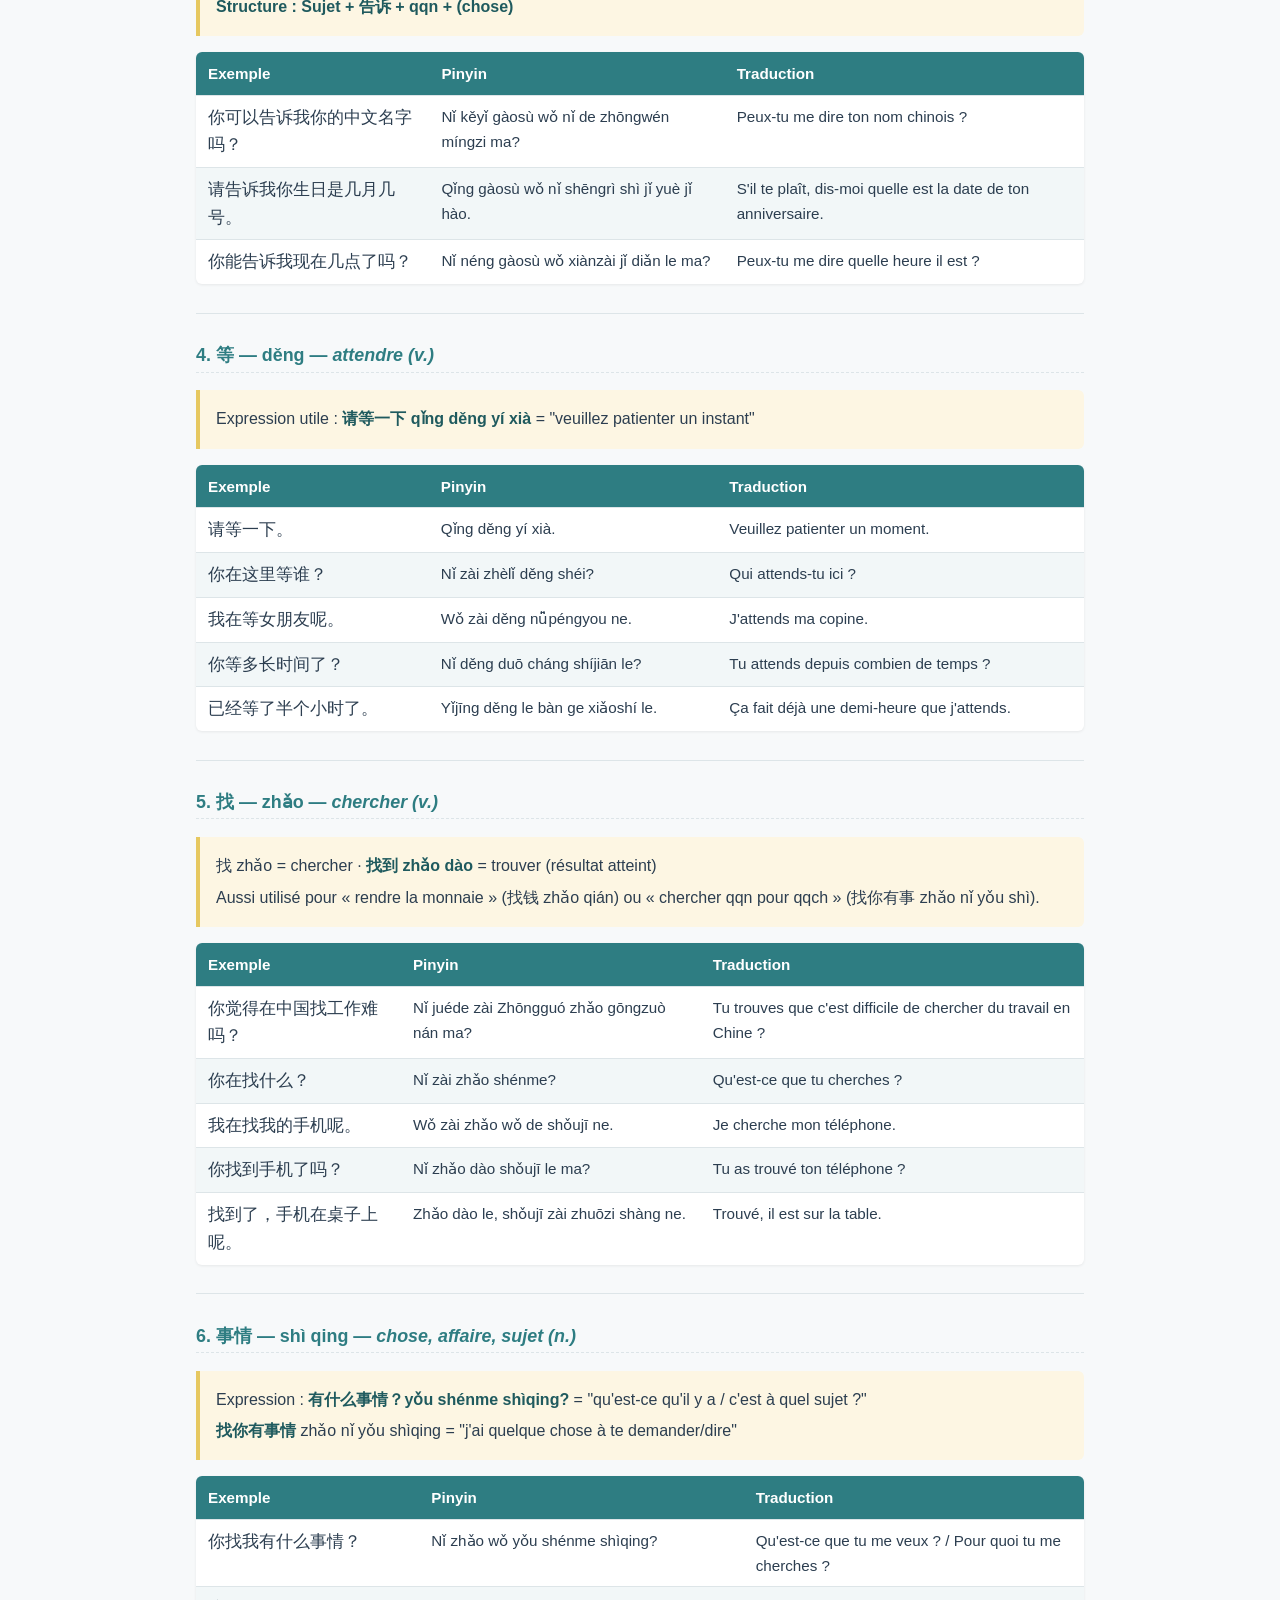
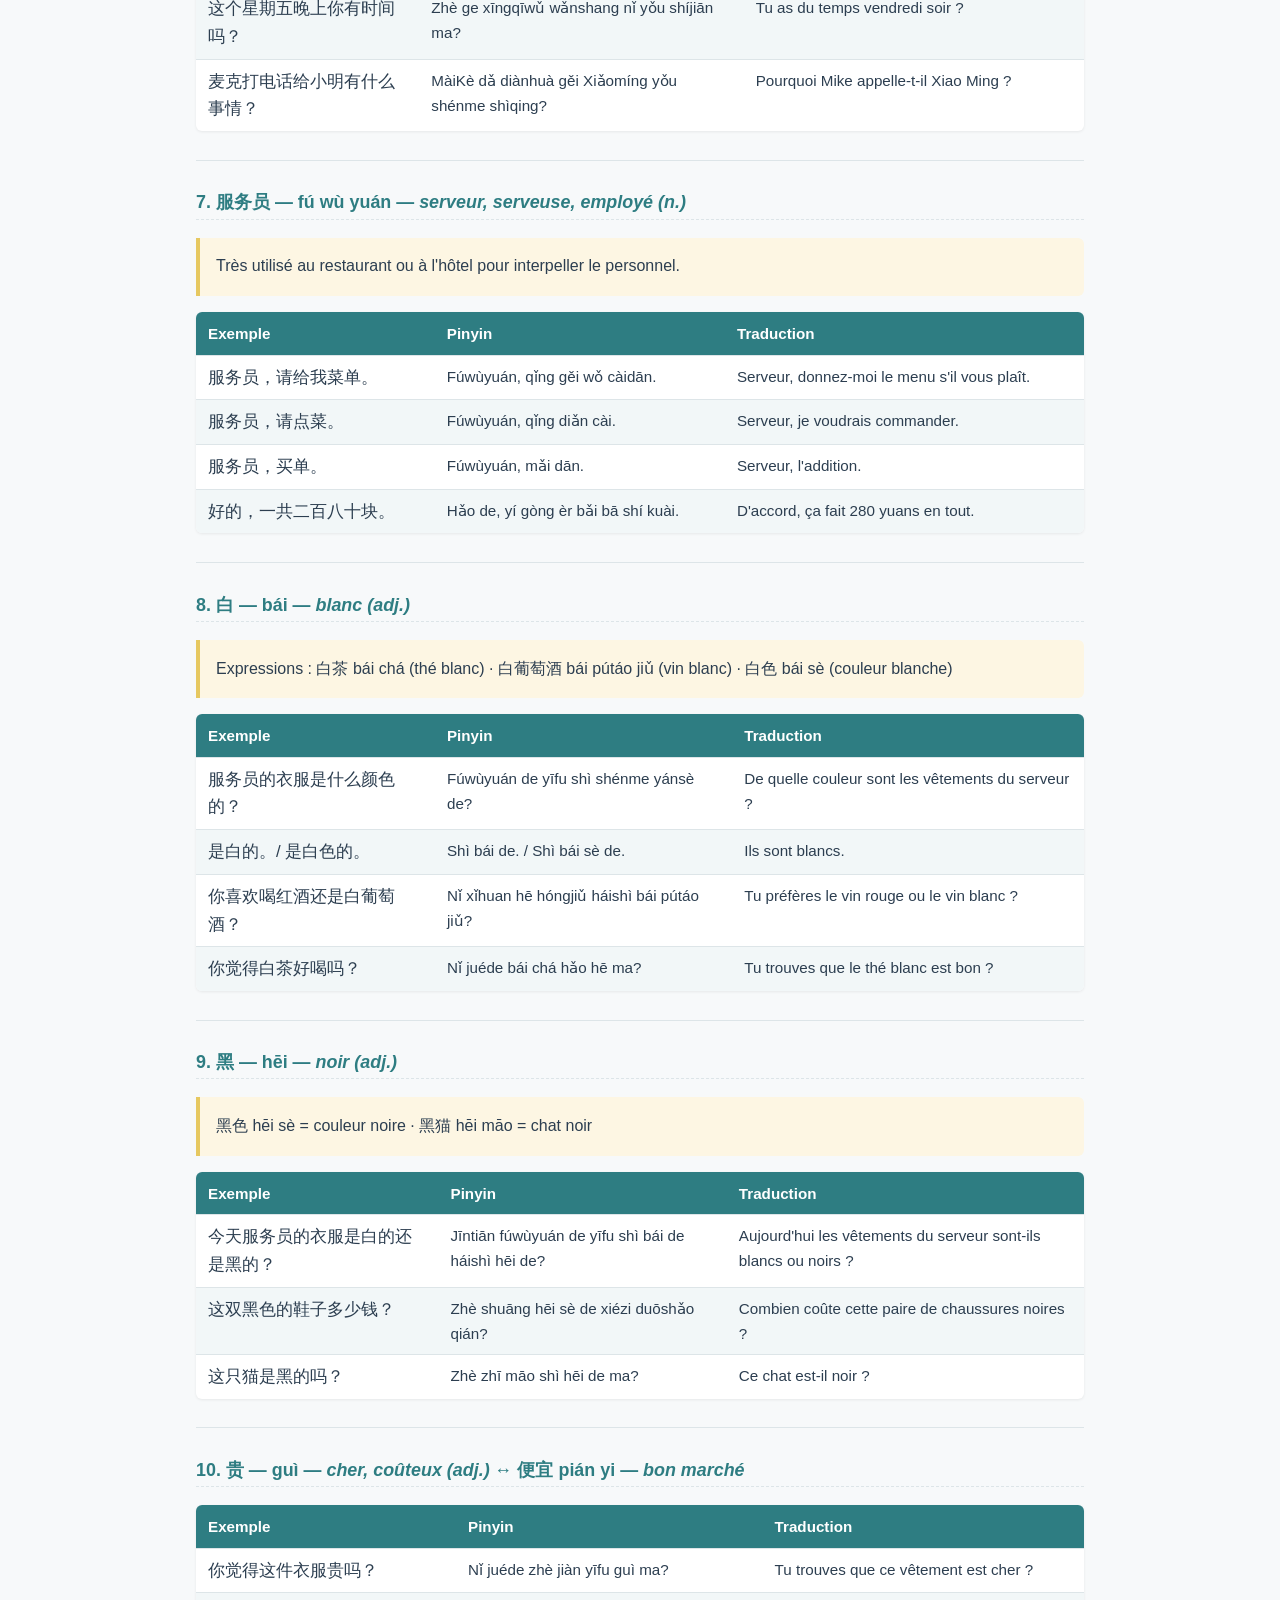
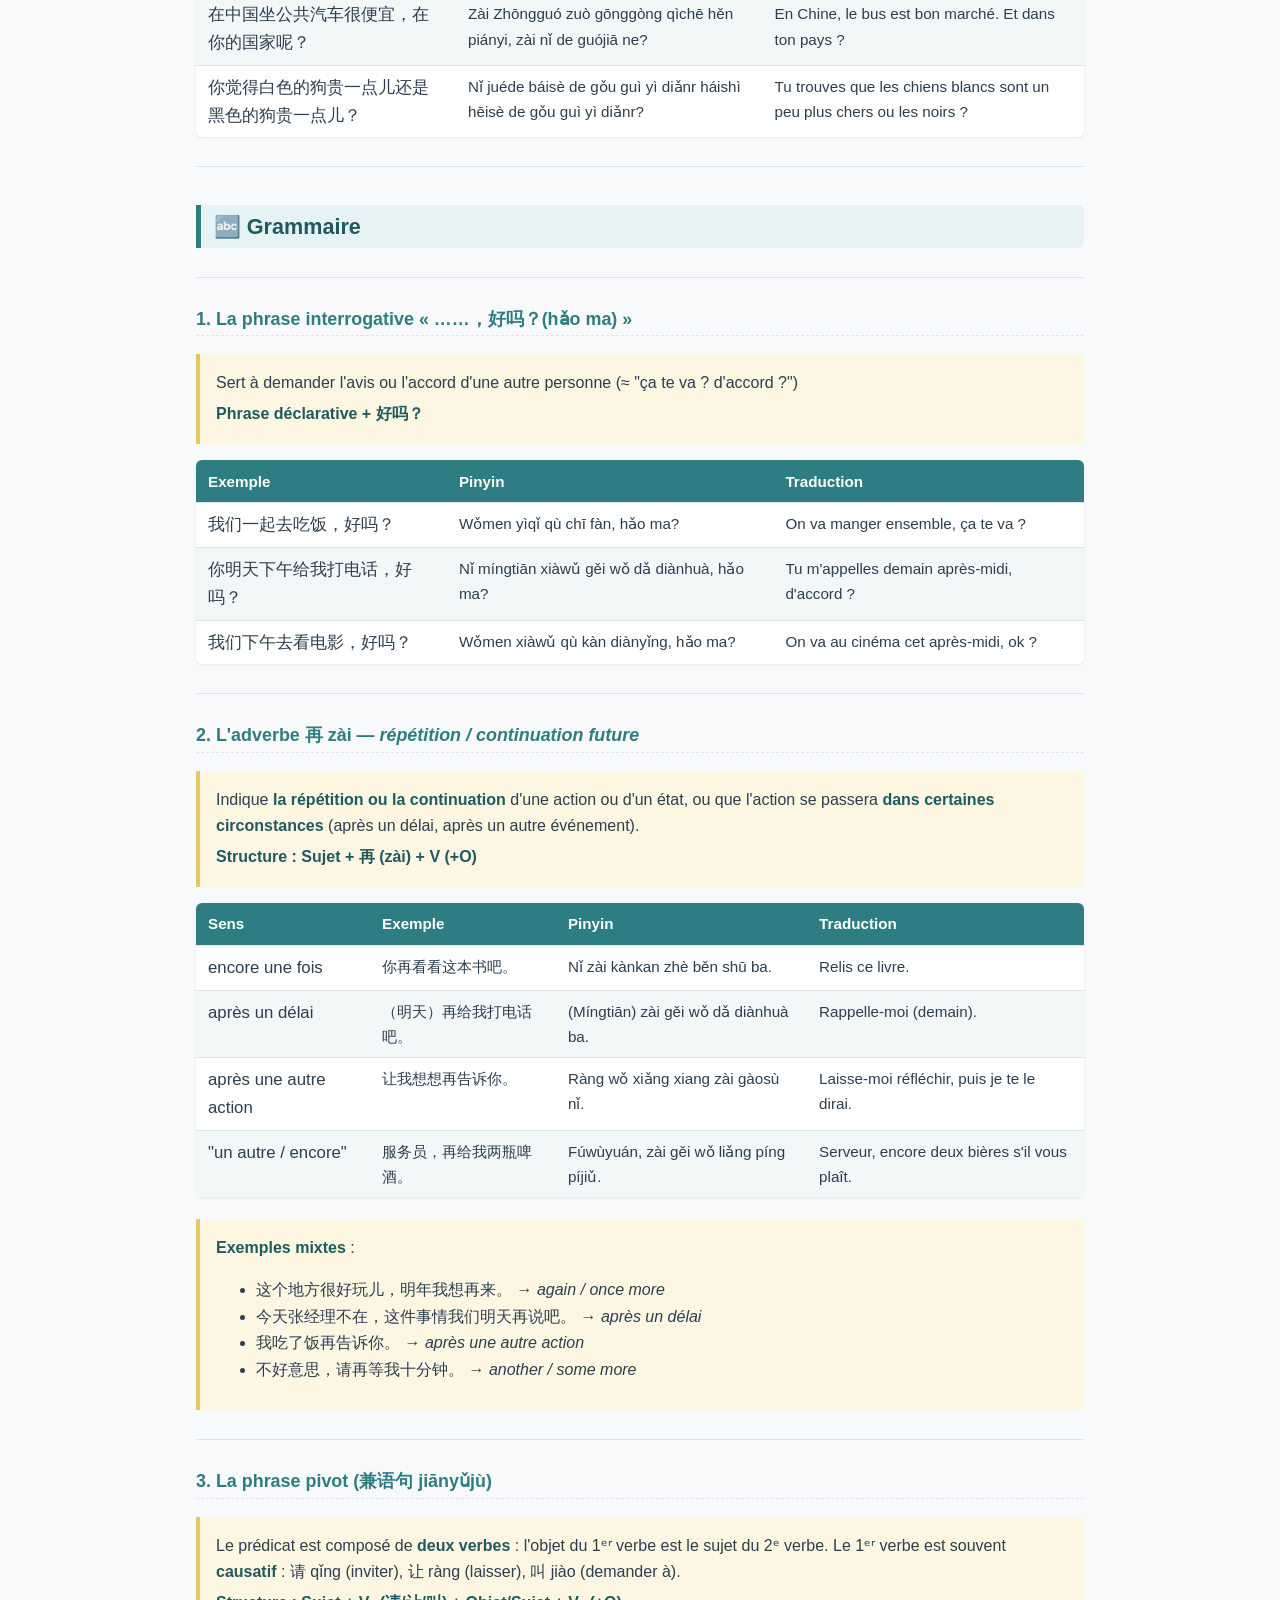
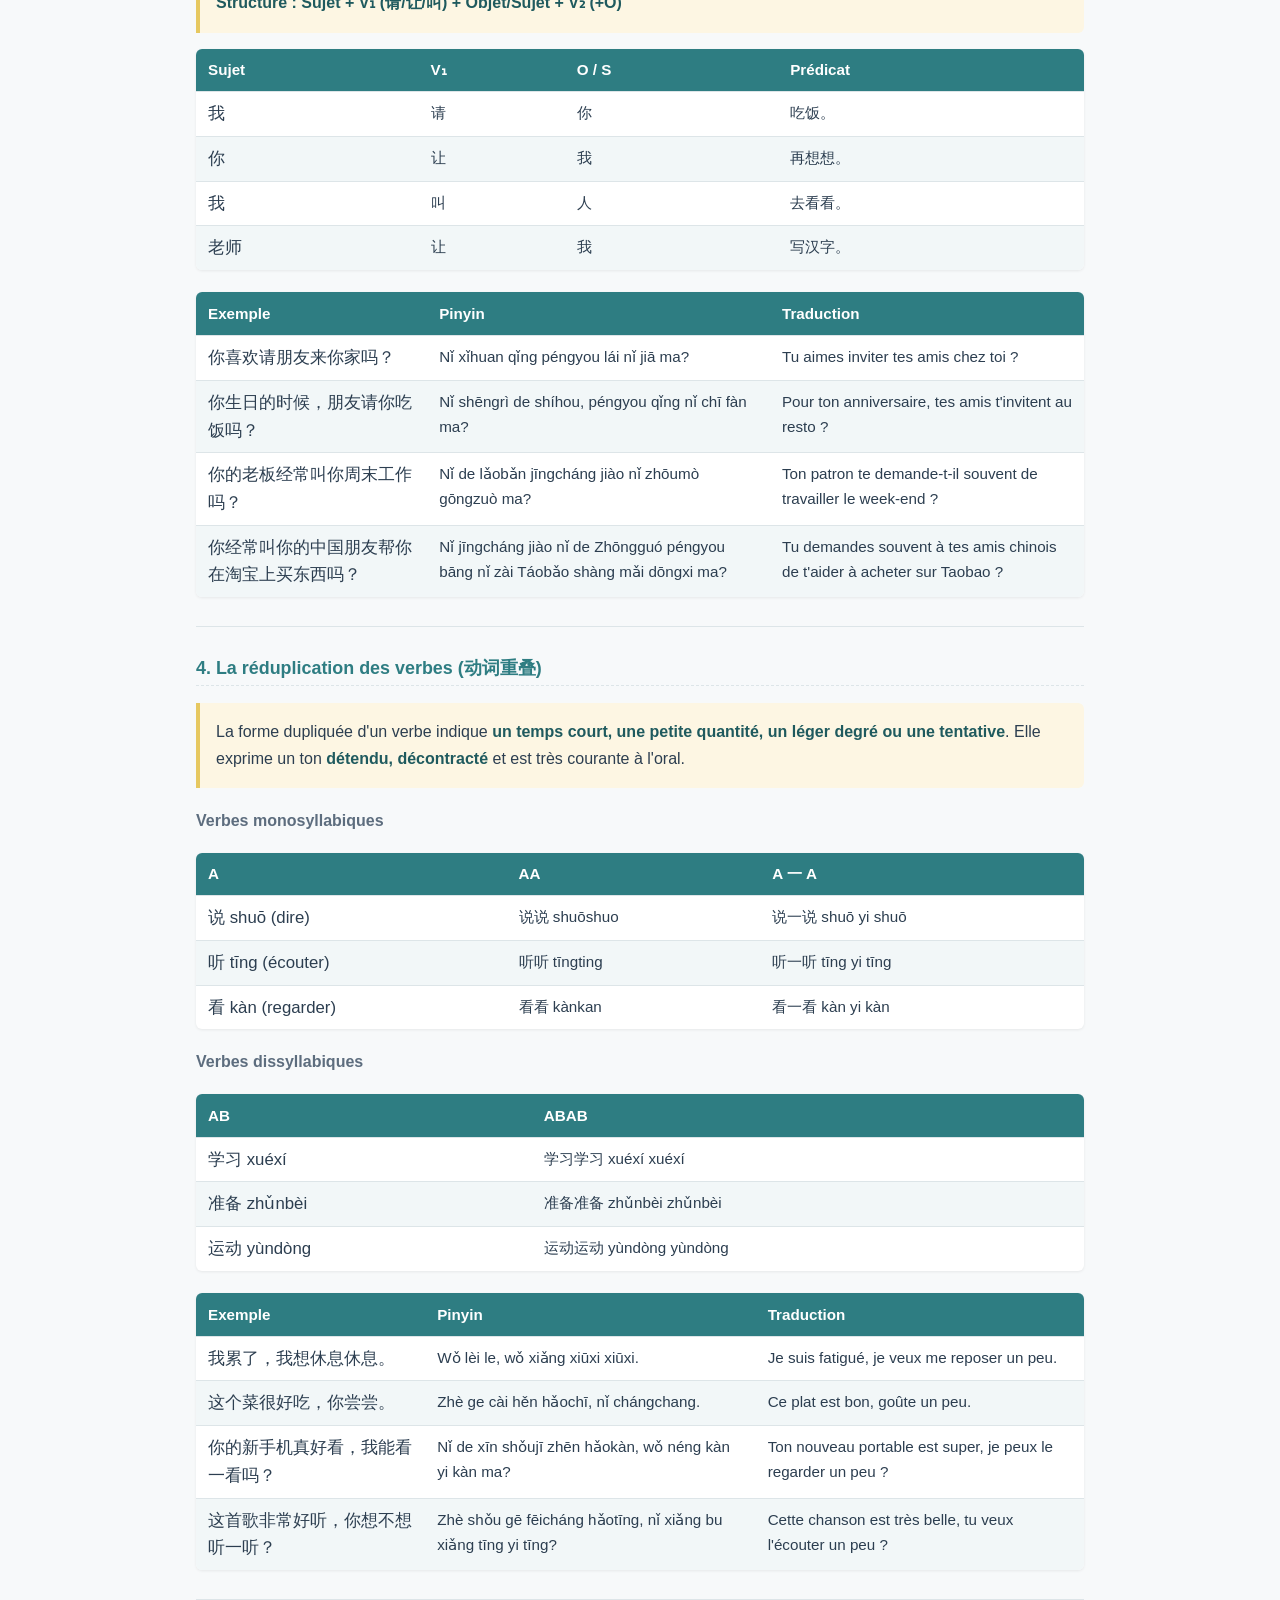
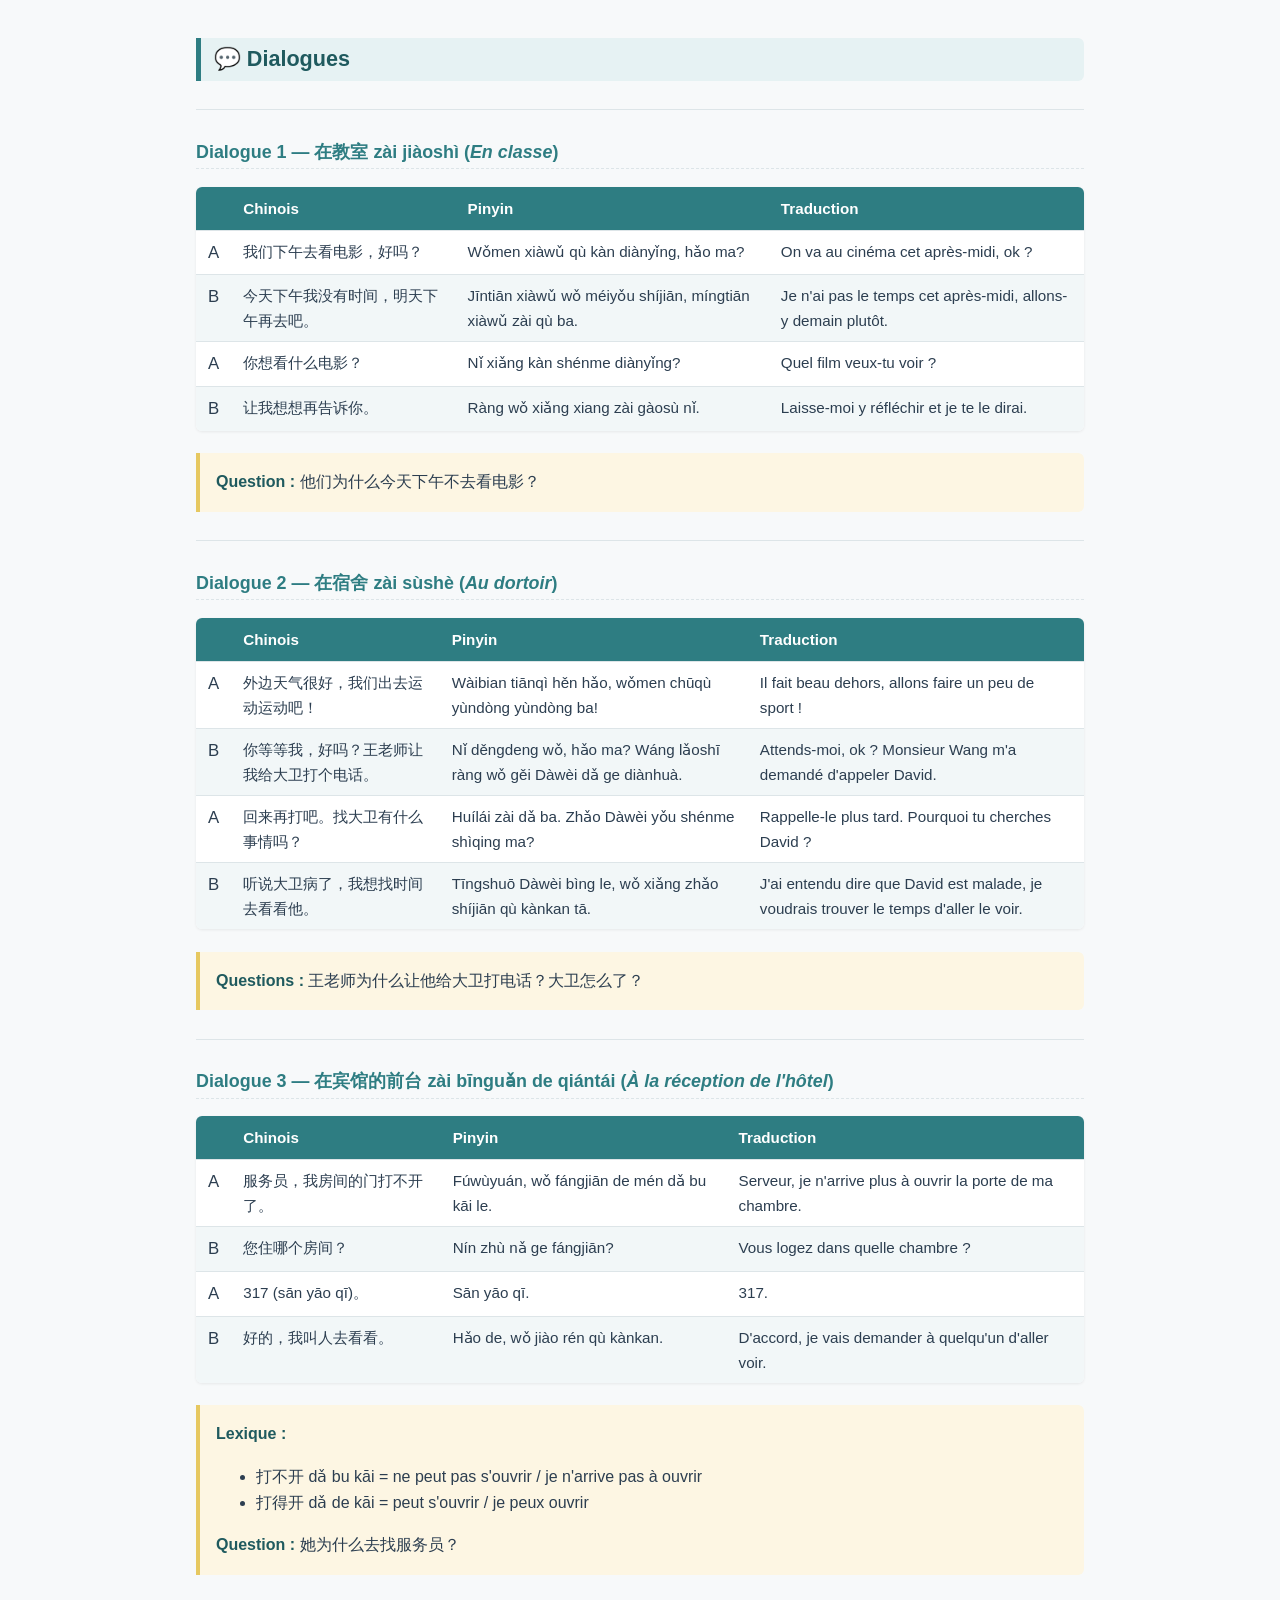
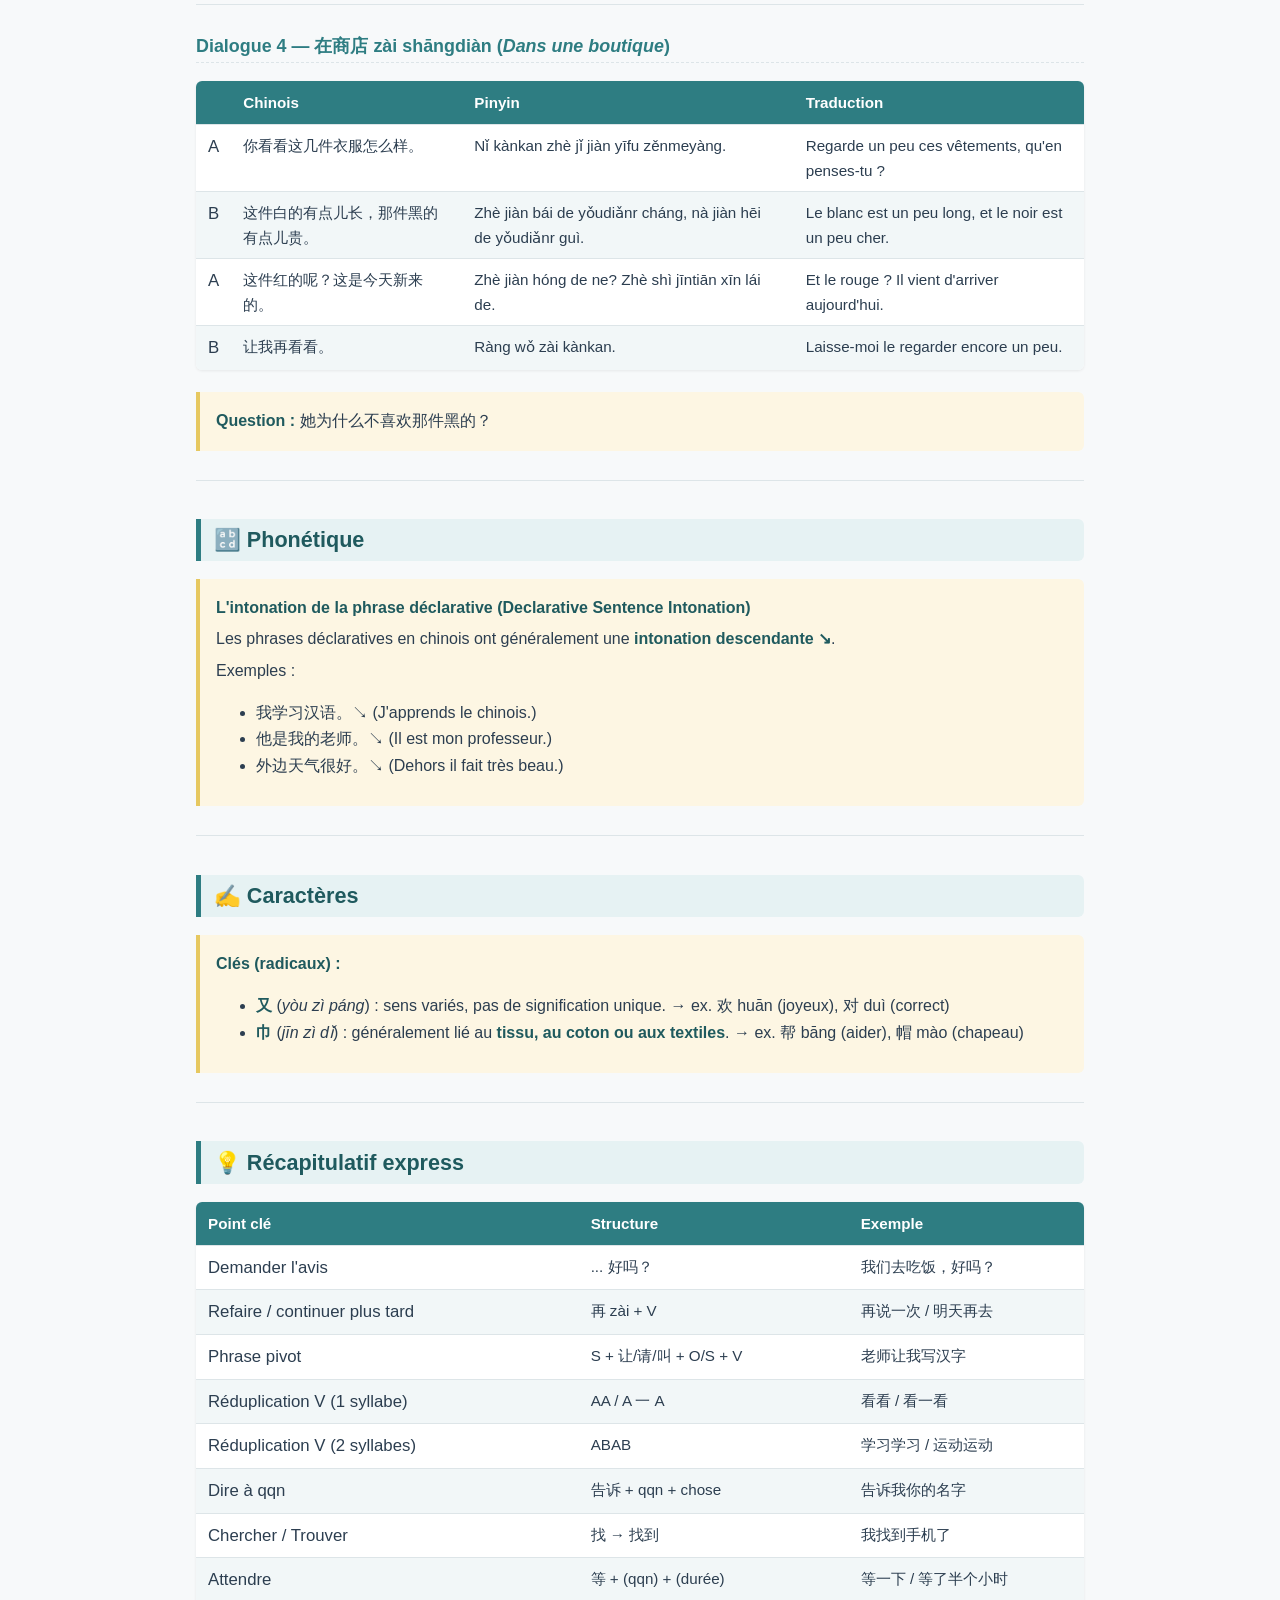
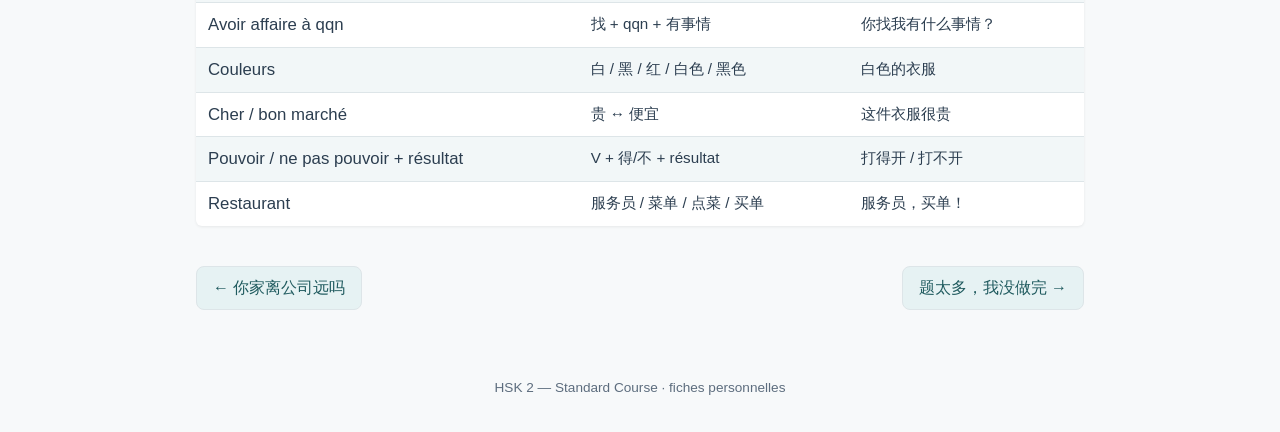
<file: lecon-08.html>
<!DOCTYPE html>
<html lang="fr" data-title-fr="Leçon 8 — 让我想想再告诉你" data-title-en="Lesson 8 — 让我想想再告诉你">
<head>
<meta charset="utf-8">
<meta name="viewport" content="width=device-width, initial-scale=1">
<title>Leçon 8 — 让我想想再告诉你</title>
<link rel="stylesheet" href="style.css">
<script>try{if(localStorage.getItem('hsk2-lang')==='en')document.documentElement.classList.add('en');}catch(e){}</script>
</head>
<body>
<header class="site">
  <h1><span class="lang-fr">Leçon 8 — 让我想想再告诉你</span><span class="lang-en">Lesson 8 — 让我想想再告诉你</span></h1>
  <p><span class="lang-fr">Laisse-moi y réfléchir et je te le dirai (après).</span><span class="lang-en">Let me think about it and I'll tell you (later).</span></p>
</header>
<nav class="top">
  <a href="index.html"><span class="lang-fr">&#8962; Accueil</span><span class="lang-en">&#8962; Home</span></a>
  <button id="lang-toggle" type="button" aria-label="Changer de langue / Switch language"><span class="lang-fr">English</span><span class="lang-en">Français</span></button>
</nav>
<main>
<div class="lang-fr">
<h1>ràng wǒ xiǎng xiang zài gàosu nǐ</h1>
<p><em>"Laisse-moi y réfléchir et je te le dirai (après)."</em></p>
<hr />
<h2>📚 Nouveau Vocabulaire</h2>
<hr />
<h3>1. 再 — zài — <em>de nouveau, encore une fois (adv.)</em></h3>
<blockquote>
<p>⚠️ <strong>再 ≠ 又</strong> : 再 indique une répétition <strong>future</strong> ou <strong>prévue</strong>, alors que 又 yòu indique une répétition <strong>passée</strong>.</p>
<p>Structure : <strong>再 (zài) + Verbe</strong> = "refaire l'action / faire encore une fois"</p>
</blockquote>
<table>
<thead>
<tr>
<th>Exemple</th>
<th>Pinyin</th>
<th>Traduction</th>
</tr>
</thead>
<tbody>
<tr>
<td>我2008年去了北京，我想今年再去一次。</td>
<td>Wǒ 2008 nián qù le Běijīng, wǒ xiǎng jīnnián zài qù yí cì.</td>
<td>Je suis allé à Pékin en 2008, je voudrais y retourner cette année.</td>
</tr>
<tr>
<td>十分钟前他喝了一杯啤酒，他想再喝一杯。</td>
<td>Shí fēnzhōng qián tā hē le yì bēi píjiǔ, tā xiǎng zài hē yì bēi.</td>
<td>Il y a 10 min il a bu une bière, il veut en boire encore une.</td>
</tr>
<tr>
<td>再说一次。</td>
<td>Zài shuō yí cì.</td>
<td>Redis-le encore une fois.</td>
</tr>
<tr>
<td>再听一次。</td>
<td>Zài tīng yí cì.</td>
<td>Écoute encore une fois.</td>
</tr>
</tbody>
</table>
<hr />
<h3>2. 让 — ràng — <em>laisser, permettre, demander à (v.)</em></h3>
<blockquote>
<p>Verbe « pivot » : la personne qui reçoit l'action devient le sujet du verbe suivant.</p>
<p><strong>Structure : Sujet + 让 (ràng) / 叫 (jiào) + Objet/Sujet + V + (Objet)</strong></p>
<p>Trois nuances : <strong>laisser, permettre, demander à (qqn de faire)</strong>.</p>
</blockquote>
<table>
<thead>
<tr>
<th>Exemple</th>
<th>Pinyin</th>
<th>Traduction</th>
</tr>
</thead>
<tbody>
<tr>
<td>老师让学生看一下。</td>
<td>Lǎoshī ràng xuéshēng kàn yí xià.</td>
<td>Le prof demande aux étudiants de regarder.</td>
</tr>
<tr>
<td>老师让学生回答问题。</td>
<td>Lǎoshī ràng xuéshēng huídá wèntí.</td>
<td>Le prof demande aux étudiants de répondre.</td>
</tr>
<tr>
<td>妈妈让他做作业。</td>
<td>Māma ràng tā zuò zuòyè.</td>
<td>Maman lui demande de faire ses devoirs.</td>
</tr>
<tr>
<td>上课的时候，老师让你用手机吗？</td>
<td>Shàngkè de shíhou, lǎoshī ràng nǐ yòng shǒujī ma?</td>
<td>Pendant le cours, le prof te laisse utiliser ton portable ?</td>
</tr>
<tr>
<td>你的老板让你做很多工作吗？</td>
<td>Nǐ de lǎobǎn ràng nǐ zuò hěn duō gōngzuò ma?</td>
<td>Ton patron te demande de faire beaucoup de travail ?</td>
</tr>
</tbody>
</table>
<hr />
<h3>3. 告诉 — gào sù — <em>dire, informer (v.)</em></h3>
<blockquote>
<p>⚠️ Différent de 说 shuō : <strong>告诉</strong> introduit toujours <strong>une personne</strong> (la personne à qui on dit).</p>
<p><strong>Structure : Sujet + 告诉 + qqn + (chose)</strong></p>
</blockquote>
<table>
<thead>
<tr>
<th>Exemple</th>
<th>Pinyin</th>
<th>Traduction</th>
</tr>
</thead>
<tbody>
<tr>
<td>你可以告诉我你的中文名字吗？</td>
<td>Nǐ kěyǐ gàosù wǒ nǐ de zhōngwén míngzi ma?</td>
<td>Peux-tu me dire ton nom chinois ?</td>
</tr>
<tr>
<td>请告诉我你生日是几月几号。</td>
<td>Qǐng gàosù wǒ nǐ shēngrì shì jǐ yuè jǐ hào.</td>
<td>S'il te plaît, dis-moi quelle est la date de ton anniversaire.</td>
</tr>
<tr>
<td>你能告诉我现在几点了吗？</td>
<td>Nǐ néng gàosù wǒ xiànzài jǐ diǎn le ma?</td>
<td>Peux-tu me dire quelle heure il est ?</td>
</tr>
</tbody>
</table>
<hr />
<h3>4. 等 — děng — <em>attendre (v.)</em></h3>
<blockquote>
<p>Expression utile : <strong>请等一下 qǐng děng yí xià</strong> = "veuillez patienter un instant"</p>
</blockquote>
<table>
<thead>
<tr>
<th>Exemple</th>
<th>Pinyin</th>
<th>Traduction</th>
</tr>
</thead>
<tbody>
<tr>
<td>请等一下。</td>
<td>Qǐng děng yí xià.</td>
<td>Veuillez patienter un moment.</td>
</tr>
<tr>
<td>你在这里等谁？</td>
<td>Nǐ zài zhèlǐ děng shéi?</td>
<td>Qui attends-tu ici ?</td>
</tr>
<tr>
<td>我在等女朋友呢。</td>
<td>Wǒ zài děng nǚpéngyou ne.</td>
<td>J'attends ma copine.</td>
</tr>
<tr>
<td>你等多长时间了？</td>
<td>Nǐ děng duō cháng shíjiān le?</td>
<td>Tu attends depuis combien de temps ?</td>
</tr>
<tr>
<td>已经等了半个小时了。</td>
<td>Yǐjīng děng le bàn ge xiǎoshí le.</td>
<td>Ça fait déjà une demi-heure que j'attends.</td>
</tr>
</tbody>
</table>
<hr />
<h3>5. 找 — zhǎo — <em>chercher (v.)</em></h3>
<blockquote>
<p>找 zhǎo = chercher · <strong>找到 zhǎo dào</strong> = trouver (résultat atteint)</p>
<p>Aussi utilisé pour « rendre la monnaie » (找钱 zhǎo qián) ou « chercher qqn pour qqch » (找你有事 zhǎo nǐ yǒu shì).</p>
</blockquote>
<table>
<thead>
<tr>
<th>Exemple</th>
<th>Pinyin</th>
<th>Traduction</th>
</tr>
</thead>
<tbody>
<tr>
<td>你觉得在中国找工作难吗？</td>
<td>Nǐ juéde zài Zhōngguó zhǎo gōngzuò nán ma?</td>
<td>Tu trouves que c'est difficile de chercher du travail en Chine ?</td>
</tr>
<tr>
<td>你在找什么？</td>
<td>Nǐ zài zhǎo shénme?</td>
<td>Qu'est-ce que tu cherches ?</td>
</tr>
<tr>
<td>我在找我的手机呢。</td>
<td>Wǒ zài zhǎo wǒ de shǒujī ne.</td>
<td>Je cherche mon téléphone.</td>
</tr>
<tr>
<td>你找到手机了吗？</td>
<td>Nǐ zhǎo dào shǒujī le ma?</td>
<td>Tu as trouvé ton téléphone ?</td>
</tr>
<tr>
<td>找到了，手机在桌子上呢。</td>
<td>Zhǎo dào le, shǒujī zài zhuōzi shàng ne.</td>
<td>Trouvé, il est sur la table.</td>
</tr>
</tbody>
</table>
<hr />
<h3>6. 事情 — shì qing — <em>chose, affaire, sujet (n.)</em></h3>
<blockquote>
<p>Expression : <strong>有什么事情？yǒu shénme shìqing?</strong> = "qu'est-ce qu'il y a / c'est à quel sujet ?"</p>
<p><strong>找你有事情</strong> zhǎo nǐ yǒu shìqing = "j'ai quelque chose à te demander/dire"</p>
</blockquote>
<table>
<thead>
<tr>
<th>Exemple</th>
<th>Pinyin</th>
<th>Traduction</th>
</tr>
</thead>
<tbody>
<tr>
<td>你找我有什么事情？</td>
<td>Nǐ zhǎo wǒ yǒu shénme shìqing?</td>
<td>Qu'est-ce que tu me veux ? / Pour quoi tu me cherches ?</td>
</tr>
<tr>
<td>这个星期五晚上你有时间吗？</td>
<td>Zhè ge xīngqīwǔ wǎnshang nǐ yǒu shíjiān ma?</td>
<td>Tu as du temps vendredi soir ?</td>
</tr>
<tr>
<td>麦克打电话给小明有什么事情？</td>
<td>MàiKè dǎ diànhuà gěi Xiǎomíng yǒu shénme shìqing?</td>
<td>Pourquoi Mike appelle-t-il Xiao Ming ?</td>
</tr>
</tbody>
</table>
<hr />
<h3>7. 服务员 — fú wù yuán — <em>serveur, serveuse, employé (n.)</em></h3>
<blockquote>
<p>Très utilisé au restaurant ou à l'hôtel pour interpeller le personnel.</p>
</blockquote>
<table>
<thead>
<tr>
<th>Exemple</th>
<th>Pinyin</th>
<th>Traduction</th>
</tr>
</thead>
<tbody>
<tr>
<td>服务员，请给我菜单。</td>
<td>Fúwùyuán, qǐng gěi wǒ càidān.</td>
<td>Serveur, donnez-moi le menu s'il vous plaît.</td>
</tr>
<tr>
<td>服务员，请点菜。</td>
<td>Fúwùyuán, qǐng diǎn cài.</td>
<td>Serveur, je voudrais commander.</td>
</tr>
<tr>
<td>服务员，买单。</td>
<td>Fúwùyuán, mǎi dān.</td>
<td>Serveur, l'addition.</td>
</tr>
<tr>
<td>好的，一共二百八十块。</td>
<td>Hǎo de, yí gòng èr bǎi bā shí kuài.</td>
<td>D'accord, ça fait 280 yuans en tout.</td>
</tr>
</tbody>
</table>
<hr />
<h3>8. 白 — bái — <em>blanc (adj.)</em></h3>
<blockquote>
<p>Expressions : 白茶 bái chá (thé blanc) · 白葡萄酒 bái pútáo jiǔ (vin blanc) · 白色 bái sè (couleur blanche)</p>
</blockquote>
<table>
<thead>
<tr>
<th>Exemple</th>
<th>Pinyin</th>
<th>Traduction</th>
</tr>
</thead>
<tbody>
<tr>
<td>服务员的衣服是什么颜色的？</td>
<td>Fúwùyuán de yīfu shì shénme yánsè de?</td>
<td>De quelle couleur sont les vêtements du serveur ?</td>
</tr>
<tr>
<td>是白的。/ 是白色的。</td>
<td>Shì bái de. / Shì bái sè de.</td>
<td>Ils sont blancs.</td>
</tr>
<tr>
<td>你喜欢喝红酒还是白葡萄酒？</td>
<td>Nǐ xǐhuan hē hóngjiǔ háishì bái pútáo jiǔ?</td>
<td>Tu préfères le vin rouge ou le vin blanc ?</td>
</tr>
<tr>
<td>你觉得白茶好喝吗？</td>
<td>Nǐ juéde bái chá hǎo hē ma?</td>
<td>Tu trouves que le thé blanc est bon ?</td>
</tr>
</tbody>
</table>
<hr />
<h3>9. 黑 — hēi — <em>noir (adj.)</em></h3>
<blockquote>
<p>黑色 hēi sè = couleur noire · 黑猫 hēi māo = chat noir</p>
</blockquote>
<table>
<thead>
<tr>
<th>Exemple</th>
<th>Pinyin</th>
<th>Traduction</th>
</tr>
</thead>
<tbody>
<tr>
<td>今天服务员的衣服是白的还是黑的？</td>
<td>Jīntiān fúwùyuán de yīfu shì bái de háishì hēi de?</td>
<td>Aujourd'hui les vêtements du serveur sont-ils blancs ou noirs ?</td>
</tr>
<tr>
<td>这双黑色的鞋子多少钱？</td>
<td>Zhè shuāng hēi sè de xiézi duōshǎo qián?</td>
<td>Combien coûte cette paire de chaussures noires ?</td>
</tr>
<tr>
<td>这只猫是黑的吗？</td>
<td>Zhè zhī māo shì hēi de ma?</td>
<td>Ce chat est-il noir ?</td>
</tr>
</tbody>
</table>
<hr />
<h3>10. 贵 — guì — <em>cher, coûteux (adj.)</em>   ↔ 便宜 pián yi — <em>bon marché</em></h3>
<table>
<thead>
<tr>
<th>Exemple</th>
<th>Pinyin</th>
<th>Traduction</th>
</tr>
</thead>
<tbody>
<tr>
<td>你觉得这件衣服贵吗？</td>
<td>Nǐ juéde zhè jiàn yīfu guì ma?</td>
<td>Tu trouves que ce vêtement est cher ?</td>
</tr>
<tr>
<td>在中国坐公共汽车很便宜，在你的国家呢？</td>
<td>Zài Zhōngguó zuò gōnggòng qìchē hěn piányi, zài nǐ de guójiā ne?</td>
<td>En Chine, le bus est bon marché. Et dans ton pays ?</td>
</tr>
<tr>
<td>你觉得白色的狗贵一点儿还是黑色的狗贵一点儿？</td>
<td>Nǐ juéde báisè de gǒu guì yì diǎnr háishì hēisè de gǒu guì yì diǎnr?</td>
<td>Tu trouves que les chiens blancs sont un peu plus chers ou les noirs ?</td>
</tr>
</tbody>
</table>
<hr />
<h2>🔤 Grammaire</h2>
<hr />
<h3>1. La phrase interrogative « ……，好吗？(hǎo ma) »</h3>
<blockquote>
<p>Sert à demander l'avis ou l'accord d'une autre personne (≈ "ça te va ? d'accord ?")</p>
<p><strong>Phrase déclarative + 好吗？</strong></p>
</blockquote>
<table>
<thead>
<tr>
<th>Exemple</th>
<th>Pinyin</th>
<th>Traduction</th>
</tr>
</thead>
<tbody>
<tr>
<td>我们一起去吃饭，好吗？</td>
<td>Wǒmen yìqǐ qù chī fàn, hǎo ma?</td>
<td>On va manger ensemble, ça te va ?</td>
</tr>
<tr>
<td>你明天下午给我打电话，好吗？</td>
<td>Nǐ míngtiān xiàwǔ gěi wǒ dǎ diànhuà, hǎo ma?</td>
<td>Tu m'appelles demain après-midi, d'accord ?</td>
</tr>
<tr>
<td>我们下午去看电影，好吗？</td>
<td>Wǒmen xiàwǔ qù kàn diànyǐng, hǎo ma?</td>
<td>On va au cinéma cet après-midi, ok ?</td>
</tr>
</tbody>
</table>
<hr />
<h3>2. L'adverbe 再 zài — <em>répétition / continuation future</em></h3>
<blockquote>
<p>Indique <strong>la répétition ou la continuation</strong> d'une action ou d'un état, ou que l'action se passera <strong>dans certaines circonstances</strong> (après un délai, après un autre événement).</p>
<p><strong>Structure : Sujet + 再 (zài) + V (+O)</strong></p>
</blockquote>
<table>
<thead>
<tr>
<th>Sens</th>
<th>Exemple</th>
<th>Pinyin</th>
<th>Traduction</th>
</tr>
</thead>
<tbody>
<tr>
<td>encore une fois</td>
<td>你再看看这本书吧。</td>
<td>Nǐ zài kànkan zhè běn shū ba.</td>
<td>Relis ce livre.</td>
</tr>
<tr>
<td>après un délai</td>
<td>（明天）再给我打电话吧。</td>
<td>(Míngtiān) zài gěi wǒ dǎ diànhuà ba.</td>
<td>Rappelle-moi (demain).</td>
</tr>
<tr>
<td>après une autre action</td>
<td>让我想想再告诉你。</td>
<td>Ràng wǒ xiǎng xiang zài gàosù nǐ.</td>
<td>Laisse-moi réfléchir, puis je te le dirai.</td>
</tr>
<tr>
<td>"un autre / encore"</td>
<td>服务员，再给我两瓶啤酒。</td>
<td>Fúwùyuán, zài gěi wǒ liǎng píng píjiǔ.</td>
<td>Serveur, encore deux bières s'il vous plaît.</td>
</tr>
</tbody>
</table>
<blockquote>
<p><strong>Exemples mixtes</strong> :</p>
<ul>
<li>这个地方很好玩儿，明年我想再来。 → <em>again / once more</em></li>
<li>今天张经理不在，这件事情我们明天再说吧。 → <em>après un délai</em></li>
<li>我吃了饭再告诉你。 → <em>après une autre action</em></li>
<li>不好意思，请再等我十分钟。 → <em>another / some more</em></li>
</ul>
</blockquote>
<hr />
<h3>3. La phrase pivot (兼语句 jiānyǔjù)</h3>
<blockquote>
<p>Le prédicat est composé de <strong>deux verbes</strong> : l'objet du 1ᵉʳ verbe est le sujet du 2ᵉ verbe. Le 1ᵉʳ verbe est souvent <strong>causatif</strong> : 请 qǐng (inviter), 让 ràng (laisser), 叫 jiào (demander à).</p>
<p><strong>Structure : Sujet + V₁ (请/让/叫) + Objet/Sujet + V₂ (+O)</strong></p>
</blockquote>
<table>
<thead>
<tr>
<th>Sujet</th>
<th>V₁</th>
<th>O / S</th>
<th>Prédicat</th>
</tr>
</thead>
<tbody>
<tr>
<td>我</td>
<td>请</td>
<td>你</td>
<td>吃饭。</td>
</tr>
<tr>
<td>你</td>
<td>让</td>
<td>我</td>
<td>再想想。</td>
</tr>
<tr>
<td>我</td>
<td>叫</td>
<td>人</td>
<td>去看看。</td>
</tr>
<tr>
<td>老师</td>
<td>让</td>
<td>我</td>
<td>写汉字。</td>
</tr>
</tbody>
</table>
<table>
<thead>
<tr>
<th>Exemple</th>
<th>Pinyin</th>
<th>Traduction</th>
</tr>
</thead>
<tbody>
<tr>
<td>你喜欢请朋友来你家吗？</td>
<td>Nǐ xǐhuan qǐng péngyou lái nǐ jiā ma?</td>
<td>Tu aimes inviter tes amis chez toi ?</td>
</tr>
<tr>
<td>你生日的时候，朋友请你吃饭吗？</td>
<td>Nǐ shēngrì de shíhou, péngyou qǐng nǐ chī fàn ma?</td>
<td>Pour ton anniversaire, tes amis t'invitent au resto ?</td>
</tr>
<tr>
<td>你的老板经常叫你周末工作吗？</td>
<td>Nǐ de lǎobǎn jīngcháng jiào nǐ zhōumò gōngzuò ma?</td>
<td>Ton patron te demande-t-il souvent de travailler le week-end ?</td>
</tr>
<tr>
<td>你经常叫你的中国朋友帮你在淘宝上买东西吗？</td>
<td>Nǐ jīngcháng jiào nǐ de Zhōngguó péngyou bāng nǐ zài Táobǎo shàng mǎi dōngxi ma?</td>
<td>Tu demandes souvent à tes amis chinois de t'aider à acheter sur Taobao ?</td>
</tr>
</tbody>
</table>
<hr />
<h3>4. La réduplication des verbes (动词重叠)</h3>
<blockquote>
<p>La forme dupliquée d'un verbe indique <strong>un temps court, une petite quantité, un léger degré ou une tentative</strong>. Elle exprime un ton <strong>détendu, décontracté</strong> et est très courante à l'oral.</p>
</blockquote>
<h4>Verbes monosyllabiques</h4>
<table>
<thead>
<tr>
<th>A</th>
<th>AA</th>
<th>A 一 A</th>
</tr>
</thead>
<tbody>
<tr>
<td>说 shuō (dire)</td>
<td>说说 shuōshuo</td>
<td>说一说 shuō yi shuō</td>
</tr>
<tr>
<td>听 tīng (écouter)</td>
<td>听听 tīngting</td>
<td>听一听 tīng yi tīng</td>
</tr>
<tr>
<td>看 kàn (regarder)</td>
<td>看看 kànkan</td>
<td>看一看 kàn yi kàn</td>
</tr>
</tbody>
</table>
<h4>Verbes dissyllabiques</h4>
<table>
<thead>
<tr>
<th>AB</th>
<th>ABAB</th>
</tr>
</thead>
<tbody>
<tr>
<td>学习 xuéxí</td>
<td>学习学习 xuéxí xuéxí</td>
</tr>
<tr>
<td>准备 zhǔnbèi</td>
<td>准备准备 zhǔnbèi zhǔnbèi</td>
</tr>
<tr>
<td>运动 yùndòng</td>
<td>运动运动 yùndòng yùndòng</td>
</tr>
</tbody>
</table>
<table>
<thead>
<tr>
<th>Exemple</th>
<th>Pinyin</th>
<th>Traduction</th>
</tr>
</thead>
<tbody>
<tr>
<td>我累了，我想休息休息。</td>
<td>Wǒ lèi le, wǒ xiǎng xiūxi xiūxi.</td>
<td>Je suis fatigué, je veux me reposer un peu.</td>
</tr>
<tr>
<td>这个菜很好吃，你尝尝。</td>
<td>Zhè ge cài hěn hǎochī, nǐ chángchang.</td>
<td>Ce plat est bon, goûte un peu.</td>
</tr>
<tr>
<td>你的新手机真好看，我能看一看吗？</td>
<td>Nǐ de xīn shǒujī zhēn hǎokàn, wǒ néng kàn yi kàn ma?</td>
<td>Ton nouveau portable est super, je peux le regarder un peu ?</td>
</tr>
<tr>
<td>这首歌非常好听，你想不想听一听？</td>
<td>Zhè shǒu gē fēicháng hǎotīng, nǐ xiǎng bu xiǎng tīng yi tīng?</td>
<td>Cette chanson est très belle, tu veux l'écouter un peu ?</td>
</tr>
</tbody>
</table>
<hr />
<h2>💬 Dialogues</h2>
<hr />
<h3>Dialogue 1 — 在教室 zài jiàoshì (<em>En classe</em>)</h3>
<table>
<thead>
<tr>
<th></th>
<th>Chinois</th>
<th>Pinyin</th>
<th>Traduction</th>
</tr>
</thead>
<tbody>
<tr>
<td>A</td>
<td>我们下午去看电影，好吗？</td>
<td>Wǒmen xiàwǔ qù kàn diànyǐng, hǎo ma?</td>
<td>On va au cinéma cet après-midi, ok ?</td>
</tr>
<tr>
<td>B</td>
<td>今天下午我没有时间，明天下午再去吧。</td>
<td>Jīntiān xiàwǔ wǒ méiyǒu shíjiān, míngtiān xiàwǔ zài qù ba.</td>
<td>Je n'ai pas le temps cet après-midi, allons-y demain plutôt.</td>
</tr>
<tr>
<td>A</td>
<td>你想看什么电影？</td>
<td>Nǐ xiǎng kàn shénme diànyǐng?</td>
<td>Quel film veux-tu voir ?</td>
</tr>
<tr>
<td>B</td>
<td>让我想想再告诉你。</td>
<td>Ràng wǒ xiǎng xiang zài gàosù nǐ.</td>
<td>Laisse-moi y réfléchir et je te le dirai.</td>
</tr>
</tbody>
</table>
<blockquote>
<p><strong>Question :</strong> 他们为什么今天下午不去看电影？</p>
</blockquote>
<hr />
<h3>Dialogue 2 — 在宿舍 zài sùshè (<em>Au dortoir</em>)</h3>
<table>
<thead>
<tr>
<th></th>
<th>Chinois</th>
<th>Pinyin</th>
<th>Traduction</th>
</tr>
</thead>
<tbody>
<tr>
<td>A</td>
<td>外边天气很好，我们出去运动运动吧！</td>
<td>Wàibian tiānqì hěn hǎo, wǒmen chūqù yùndòng yùndòng ba!</td>
<td>Il fait beau dehors, allons faire un peu de sport !</td>
</tr>
<tr>
<td>B</td>
<td>你等等我，好吗？王老师让我给大卫打个电话。</td>
<td>Nǐ děngdeng wǒ, hǎo ma? Wáng lǎoshī ràng wǒ gěi Dàwèi dǎ ge diànhuà.</td>
<td>Attends-moi, ok ? Monsieur Wang m'a demandé d'appeler David.</td>
</tr>
<tr>
<td>A</td>
<td>回来再打吧。找大卫有什么事情吗？</td>
<td>Huílái zài dǎ ba. Zhǎo Dàwèi yǒu shénme shìqing ma?</td>
<td>Rappelle-le plus tard. Pourquoi tu cherches David ?</td>
</tr>
<tr>
<td>B</td>
<td>听说大卫病了，我想找时间去看看他。</td>
<td>Tīngshuō Dàwèi bìng le, wǒ xiǎng zhǎo shíjiān qù kànkan tā.</td>
<td>J'ai entendu dire que David est malade, je voudrais trouver le temps d'aller le voir.</td>
</tr>
</tbody>
</table>
<blockquote>
<p><strong>Questions :</strong> 王老师为什么让他给大卫打电话？大卫怎么了？</p>
</blockquote>
<hr />
<h3>Dialogue 3 — 在宾馆的前台 zài bīnguǎn de qiántái (<em>À la réception de l'hôtel</em>)</h3>
<table>
<thead>
<tr>
<th></th>
<th>Chinois</th>
<th>Pinyin</th>
<th>Traduction</th>
</tr>
</thead>
<tbody>
<tr>
<td>A</td>
<td>服务员，我房间的门打不开了。</td>
<td>Fúwùyuán, wǒ fángjiān de mén dǎ bu kāi le.</td>
<td>Serveur, je n'arrive plus à ouvrir la porte de ma chambre.</td>
</tr>
<tr>
<td>B</td>
<td>您住哪个房间？</td>
<td>Nín zhù nǎ ge fángjiān?</td>
<td>Vous logez dans quelle chambre ?</td>
</tr>
<tr>
<td>A</td>
<td>317 (sān yāo qī)。</td>
<td>Sān yāo qī.</td>
<td>317.</td>
</tr>
<tr>
<td>B</td>
<td>好的，我叫人去看看。</td>
<td>Hǎo de, wǒ jiào rén qù kànkan.</td>
<td>D'accord, je vais demander à quelqu'un d'aller voir.</td>
</tr>
</tbody>
</table>
<blockquote>
<p><strong>Lexique :</strong></p>
<ul>
<li>打不开 dǎ bu kāi = ne peut pas s'ouvrir / je n'arrive pas à ouvrir</li>
<li>打得开 dǎ de kāi = peut s'ouvrir / je peux ouvrir</li>
</ul>
<p><strong>Question :</strong> 她为什么去找服务员？</p>
</blockquote>
<hr />
<h3>Dialogue 4 — 在商店 zài shāngdiàn (<em>Dans une boutique</em>)</h3>
<table>
<thead>
<tr>
<th></th>
<th>Chinois</th>
<th>Pinyin</th>
<th>Traduction</th>
</tr>
</thead>
<tbody>
<tr>
<td>A</td>
<td>你看看这几件衣服怎么样。</td>
<td>Nǐ kànkan zhè jǐ jiàn yīfu zěnmeyàng.</td>
<td>Regarde un peu ces vêtements, qu'en penses-tu ?</td>
</tr>
<tr>
<td>B</td>
<td>这件白的有点儿长，那件黑的有点儿贵。</td>
<td>Zhè jiàn bái de yǒudiǎnr cháng, nà jiàn hēi de yǒudiǎnr guì.</td>
<td>Le blanc est un peu long, et le noir est un peu cher.</td>
</tr>
<tr>
<td>A</td>
<td>这件红的呢？这是今天新来的。</td>
<td>Zhè jiàn hóng de ne? Zhè shì jīntiān xīn lái de.</td>
<td>Et le rouge ? Il vient d'arriver aujourd'hui.</td>
</tr>
<tr>
<td>B</td>
<td>让我再看看。</td>
<td>Ràng wǒ zài kànkan.</td>
<td>Laisse-moi le regarder encore un peu.</td>
</tr>
</tbody>
</table>
<blockquote>
<p><strong>Question :</strong> 她为什么不喜欢那件黑的？</p>
</blockquote>
<hr />
<h2>🔡 Phonétique</h2>
<blockquote>
<p><strong>L'intonation de la phrase déclarative (Declarative Sentence Intonation)</strong></p>
<p>Les phrases déclaratives en chinois ont généralement une <strong>intonation descendante ↘</strong>.</p>
<p>Exemples :</p>
<ul>
<li>我学习汉语。↘ (J'apprends le chinois.)</li>
<li>他是我的老师。↘ (Il est mon professeur.)</li>
<li>外边天气很好。↘ (Dehors il fait très beau.)</li>
</ul>
</blockquote>
<hr />
<h2>✍️ Caractères</h2>
<blockquote>
<p><strong>Clés (radicaux) :</strong></p>
<ul>
<li><strong>又</strong> (<em>yòu zì páng</em>) : sens variés, pas de signification unique. → ex. 欢 huān (joyeux), 对 duì (correct)</li>
<li><strong>巾</strong> (<em>jīn zì dǐ</em>) : généralement lié au <strong>tissu, au coton ou aux textiles</strong>. → ex. 帮 bāng (aider), 帽 mào (chapeau)</li>
</ul>
</blockquote>
<hr />
<h2>💡 Récapitulatif express</h2>
<table>
<thead>
<tr>
<th>Point clé</th>
<th>Structure</th>
<th>Exemple</th>
</tr>
</thead>
<tbody>
<tr>
<td>Demander l'avis</td>
<td>... 好吗？</td>
<td>我们去吃饭，好吗？</td>
</tr>
<tr>
<td>Refaire / continuer plus tard</td>
<td>再 zài + V</td>
<td>再说一次 / 明天再去</td>
</tr>
<tr>
<td>Phrase pivot</td>
<td>S + 让/请/叫 + O/S + V</td>
<td>老师让我写汉字</td>
</tr>
<tr>
<td>Réduplication V (1 syllabe)</td>
<td>AA / A 一 A</td>
<td>看看 / 看一看</td>
</tr>
<tr>
<td>Réduplication V (2 syllabes)</td>
<td>ABAB</td>
<td>学习学习 / 运动运动</td>
</tr>
<tr>
<td>Dire à qqn</td>
<td>告诉 + qqn + chose</td>
<td>告诉我你的名字</td>
</tr>
<tr>
<td>Chercher / Trouver</td>
<td>找 → 找到</td>
<td>我找到手机了</td>
</tr>
<tr>
<td>Attendre</td>
<td>等 + (qqn) + (durée)</td>
<td>等一下 / 等了半个小时</td>
</tr>
<tr>
<td>Avoir affaire à qqn</td>
<td>找 + qqn + 有事情</td>
<td>你找我有什么事情？</td>
</tr>
<tr>
<td>Couleurs</td>
<td>白 / 黑 / 红 / 白色 / 黑色</td>
<td>白色的衣服</td>
</tr>
<tr>
<td>Cher / bon marché</td>
<td>贵 ↔ 便宜</td>
<td>这件衣服很贵</td>
</tr>
<tr>
<td>Pouvoir / ne pas pouvoir + résultat</td>
<td>V + 得/不 + résultat</td>
<td>打得开 / 打不开</td>
</tr>
<tr>
<td>Restaurant</td>
<td>服务员 / 菜单 / 点菜 / 买单</td>
<td>服务员，买单！</td>
</tr>
</tbody>
</table>
</div>
<div class="lang-en">
<h1>ràng wǒ xiǎng xiang zài gàosu nǐ</h1>
<p><em>"Let me think about it and I'll tell you (later)."</em></p>
<hr />
<h2>📚 New Vocabulary</h2>
<hr />
<h3>1. 再 — zài — <em>again, once more (adv.)</em></h3>
<blockquote>
<p>⚠️ <strong>再 ≠ 又</strong>: 再 indicates a <strong>future</strong> or <strong>planned</strong> repetition, while 又 yòu indicates a <strong>past</strong> repetition.</p>
<p>Structure: <strong>再 (zài) + Verb</strong> = "to do the action again / once more"</p>
</blockquote>
<table>
<thead>
<tr>
<th>Example</th>
<th>Pinyin</th>
<th>Translation</th>
</tr>
</thead>
<tbody>
<tr>
<td>我2008年去了北京，我想今年再去一次。</td>
<td>Wǒ 2008 nián qù le Běijīng, wǒ xiǎng jīnnián zài qù yí cì.</td>
<td>I went to Beijing in 2008, I'd like to go again this year.</td>
</tr>
<tr>
<td>十分钟前他喝了一杯啤酒，他想再喝一杯。</td>
<td>Shí fēnzhōng qián tā hē le yì bēi píjiǔ, tā xiǎng zài hē yì bēi.</td>
<td>Ten minutes ago he had a beer, he wants to have one more.</td>
</tr>
<tr>
<td>再说一次。</td>
<td>Zài shuō yí cì.</td>
<td>Say it once more.</td>
</tr>
<tr>
<td>再听一次。</td>
<td>Zài tīng yí cì.</td>
<td>Listen once more.</td>
</tr>
</tbody>
</table>
<hr />
<h3>2. 让 — ràng — <em>to let, to allow, to ask someone to (v.)</em></h3>
<blockquote>
<p>A "pivot" verb: the person who receives the action becomes the subject of the next verb.</p>
<p><strong>Structure: Subject + 让 (ràng) / 叫 (jiào) + Object/Subject + V + (Object)</strong></p>
<p>Three nuances: <strong>to let, to allow, to ask (someone to do)</strong>.</p>
</blockquote>
<table>
<thead>
<tr>
<th>Example</th>
<th>Pinyin</th>
<th>Translation</th>
</tr>
</thead>
<tbody>
<tr>
<td>老师让学生看一下。</td>
<td>Lǎoshī ràng xuéshēng kàn yí xià.</td>
<td>The teacher asks the students to take a look.</td>
</tr>
<tr>
<td>老师让学生回答问题。</td>
<td>Lǎoshī ràng xuéshēng huídá wèntí.</td>
<td>The teacher asks the students to answer questions.</td>
</tr>
<tr>
<td>妈妈让他做作业。</td>
<td>Māma ràng tā zuò zuòyè.</td>
<td>Mum tells him to do his homework.</td>
</tr>
<tr>
<td>上课的时候，老师让你用手机吗？</td>
<td>Shàngkè de shíhou, lǎoshī ràng nǐ yòng shǒujī ma?</td>
<td>During class, does the teacher let you use your phone?</td>
</tr>
<tr>
<td>你的老板让你做很多工作吗？</td>
<td>Nǐ de lǎobǎn ràng nǐ zuò hěn duō gōngzuò ma?</td>
<td>Does your boss make you do a lot of work?</td>
</tr>
</tbody>
</table>
<hr />
<h3>3. 告诉 — gào sù — <em>to tell, to inform (v.)</em></h3>
<blockquote>
<p>⚠️ Different from 说 shuō: <strong>告诉</strong> always introduces <strong>a person</strong> (the one being told).</p>
<p><strong>Structure: Subject + 告诉 + someone + (thing)</strong></p>
</blockquote>
<table>
<thead>
<tr>
<th>Example</th>
<th>Pinyin</th>
<th>Translation</th>
</tr>
</thead>
<tbody>
<tr>
<td>你可以告诉我你的中文名字吗？</td>
<td>Nǐ kěyǐ gàosù wǒ nǐ de zhōngwén míngzi ma?</td>
<td>Can you tell me your Chinese name?</td>
</tr>
<tr>
<td>请告诉我你生日是几月几号。</td>
<td>Qǐng gàosù wǒ nǐ shēngrì shì jǐ yuè jǐ hào.</td>
<td>Please tell me what date your birthday is.</td>
</tr>
<tr>
<td>你能告诉我现在几点了吗？</td>
<td>Nǐ néng gàosù wǒ xiànzài jǐ diǎn le ma?</td>
<td>Can you tell me what time it is?</td>
</tr>
</tbody>
</table>
<hr />
<h3>4. 等 — děng — <em>to wait (v.)</em></h3>
<blockquote>
<p>Useful expression: <strong>请等一下 qǐng děng yí xià</strong> = "please wait a moment"</p>
</blockquote>
<table>
<thead>
<tr>
<th>Example</th>
<th>Pinyin</th>
<th>Translation</th>
</tr>
</thead>
<tbody>
<tr>
<td>请等一下。</td>
<td>Qǐng děng yí xià.</td>
<td>Please wait a moment.</td>
</tr>
<tr>
<td>你在这里等谁？</td>
<td>Nǐ zài zhèlǐ děng shéi?</td>
<td>Who are you waiting for here?</td>
</tr>
<tr>
<td>我在等女朋友呢。</td>
<td>Wǒ zài děng nǚpéngyou ne.</td>
<td>I'm waiting for my girlfriend.</td>
</tr>
<tr>
<td>你等多长时间了？</td>
<td>Nǐ děng duō cháng shíjiān le?</td>
<td>How long have you been waiting?</td>
</tr>
<tr>
<td>已经等了半个小时了。</td>
<td>Yǐjīng děng le bàn ge xiǎoshí le.</td>
<td>I've already been waiting for half an hour.</td>
</tr>
</tbody>
</table>
<hr />
<h3>5. 找 — zhǎo — <em>to look for (v.)</em></h3>
<blockquote>
<p>找 zhǎo = to look for · <strong>找到 zhǎo dào</strong> = to find (result achieved)</p>
<p>Also used for "to give change" (找钱 zhǎo qián) or "to seek someone for something" (找你有事 zhǎo nǐ yǒu shì).</p>
</blockquote>
<table>
<thead>
<tr>
<th>Example</th>
<th>Pinyin</th>
<th>Translation</th>
</tr>
</thead>
<tbody>
<tr>
<td>你觉得在中国找工作难吗？</td>
<td>Nǐ juéde zài Zhōngguó zhǎo gōngzuò nán ma?</td>
<td>Do you think it's hard to find a job in China?</td>
</tr>
<tr>
<td>你在找什么？</td>
<td>Nǐ zài zhǎo shénme?</td>
<td>What are you looking for?</td>
</tr>
<tr>
<td>我在找我的手机呢。</td>
<td>Wǒ zài zhǎo wǒ de shǒujī ne.</td>
<td>I'm looking for my phone.</td>
</tr>
<tr>
<td>你找到手机了吗？</td>
<td>Nǐ zhǎo dào shǒujī le ma?</td>
<td>Did you find your phone?</td>
</tr>
<tr>
<td>找到了，手机在桌子上呢。</td>
<td>Zhǎo dào le, shǒujī zài zhuōzi shàng ne.</td>
<td>Found it, the phone is on the table.</td>
</tr>
</tbody>
</table>
<hr />
<h3>6. 事情 — shì qing — <em>thing, matter, affair (n.)</em></h3>
<blockquote>
<p>Expression: <strong>有什么事情？yǒu shénme shìqing?</strong> = "what's the matter / what's it about?"</p>
<p><strong>找你有事情</strong> zhǎo nǐ yǒu shìqing = "I have something to ask/tell you"</p>
</blockquote>
<table>
<thead>
<tr>
<th>Example</th>
<th>Pinyin</th>
<th>Translation</th>
</tr>
</thead>
<tbody>
<tr>
<td>你找我有什么事情？</td>
<td>Nǐ zhǎo wǒ yǒu shénme shìqing?</td>
<td>What do you want from me? / What are you looking for me about?</td>
</tr>
<tr>
<td>这个星期五晚上你有时间吗？</td>
<td>Zhè ge xīngqīwǔ wǎnshang nǐ yǒu shíjiān ma?</td>
<td>Do you have time this Friday evening?</td>
</tr>
<tr>
<td>麦克打电话给小明有什么事情？</td>
<td>MàiKè dǎ diànhuà gěi Xiǎomíng yǒu shénme shìqing?</td>
<td>Why is Mike calling Xiao Ming?</td>
</tr>
</tbody>
</table>
<hr />
<h3>7. 服务员 — fú wù yuán — <em>waiter, waitress, attendant (n.)</em></h3>
<blockquote>
<p>Very common in restaurants or hotels to call the staff.</p>
</blockquote>
<table>
<thead>
<tr>
<th>Example</th>
<th>Pinyin</th>
<th>Translation</th>
</tr>
</thead>
<tbody>
<tr>
<td>服务员，请给我菜单。</td>
<td>Fúwùyuán, qǐng gěi wǒ càidān.</td>
<td>Waiter, please give me the menu.</td>
</tr>
<tr>
<td>服务员，请点菜。</td>
<td>Fúwùyuán, qǐng diǎn cài.</td>
<td>Waiter, I'd like to order.</td>
</tr>
<tr>
<td>服务员，买单。</td>
<td>Fúwùyuán, mǎi dān.</td>
<td>Waiter, the bill.</td>
</tr>
<tr>
<td>好的，一共二百八十块。</td>
<td>Hǎo de, yí gòng èr bǎi bā shí kuài.</td>
<td>Sure, that's 280 yuan in total.</td>
</tr>
</tbody>
</table>
<hr />
<h3>8. 白 — bái — <em>white (adj.)</em></h3>
<blockquote>
<p>Expressions: 白茶 bái chá (white tea) · 白葡萄酒 bái pútáo jiǔ (white wine) · 白色 bái sè (the colour white)</p>
</blockquote>
<table>
<thead>
<tr>
<th>Example</th>
<th>Pinyin</th>
<th>Translation</th>
</tr>
</thead>
<tbody>
<tr>
<td>服务员的衣服是什么颜色的？</td>
<td>Fúwùyuán de yīfu shì shénme yánsè de?</td>
<td>What colour are the waiter's clothes?</td>
</tr>
<tr>
<td>是白的。/ 是白色的。</td>
<td>Shì bái de. / Shì bái sè de.</td>
<td>They're white.</td>
</tr>
<tr>
<td>你喜欢喝红酒还是白葡萄酒？</td>
<td>Nǐ xǐhuan hē hóngjiǔ háishì bái pútáo jiǔ?</td>
<td>Do you prefer red wine or white wine?</td>
</tr>
<tr>
<td>你觉得白茶好喝吗？</td>
<td>Nǐ juéde bái chá hǎo hē ma?</td>
<td>Do you think white tea is nice to drink?</td>
</tr>
</tbody>
</table>
<hr />
<h3>9. 黑 — hēi — <em>black (adj.)</em></h3>
<blockquote>
<p>黑色 hēi sè = the colour black · 黑猫 hēi māo = black cat</p>
</blockquote>
<table>
<thead>
<tr>
<th>Example</th>
<th>Pinyin</th>
<th>Translation</th>
</tr>
</thead>
<tbody>
<tr>
<td>今天服务员的衣服是白的还是黑的？</td>
<td>Jīntiān fúwùyuán de yīfu shì bái de háishì hēi de?</td>
<td>Today are the waiter's clothes white or black?</td>
</tr>
<tr>
<td>这双黑色的鞋子多少钱？</td>
<td>Zhè shuāng hēi sè de xiézi duōshǎo qián?</td>
<td>How much is this pair of black shoes?</td>
</tr>
<tr>
<td>这只猫是黑的吗？</td>
<td>Zhè zhī māo shì hēi de ma?</td>
<td>Is this cat black?</td>
</tr>
</tbody>
</table>
<hr />
<h3>10. 贵 — guì — <em>expensive (adj.)</em>   ↔ 便宜 pián yi — <em>cheap</em></h3>
<table>
<thead>
<tr>
<th>Example</th>
<th>Pinyin</th>
<th>Translation</th>
</tr>
</thead>
<tbody>
<tr>
<td>你觉得这件衣服贵吗？</td>
<td>Nǐ juéde zhè jiàn yīfu guì ma?</td>
<td>Do you think this garment is expensive?</td>
</tr>
<tr>
<td>在中国坐公共汽车很便宜，在你的国家呢？</td>
<td>Zài Zhōngguó zuò gōnggòng qìchē hěn piányi, zài nǐ de guójiā ne?</td>
<td>In China the bus is cheap. What about in your country?</td>
</tr>
<tr>
<td>你觉得白色的狗贵一点儿还是黑色的狗贵一点儿？</td>
<td>Nǐ juéde báisè de gǒu guì yì diǎnr háishì hēisè de gǒu guì yì diǎnr?</td>
<td>Do you think white dogs are a bit more expensive, or black ones?</td>
</tr>
</tbody>
</table>
<hr />
<h2>🔤 Grammar</h2>
<hr />
<h3>1. The question "……，好吗？(hǎo ma)"</h3>
<blockquote>
<p>Used to ask another person's opinion or agreement (≈ "is that okay? alright?")</p>
<p><strong>Declarative sentence + 好吗？</strong></p>
</blockquote>
<table>
<thead>
<tr>
<th>Example</th>
<th>Pinyin</th>
<th>Translation</th>
</tr>
</thead>
<tbody>
<tr>
<td>我们一起去吃饭，好吗？</td>
<td>Wǒmen yìqǐ qù chī fàn, hǎo ma?</td>
<td>Let's go eat together, okay?</td>
</tr>
<tr>
<td>你明天下午给我打电话，好吗？</td>
<td>Nǐ míngtiān xiàwǔ gěi wǒ dǎ diànhuà, hǎo ma?</td>
<td>Call me tomorrow afternoon, alright?</td>
</tr>
<tr>
<td>我们下午去看电影，好吗？</td>
<td>Wǒmen xiàwǔ qù kàn diànyǐng, hǎo ma?</td>
<td>Let's go to the cinema this afternoon, okay?</td>
</tr>
</tbody>
</table>
<hr />
<h3>2. The adverb 再 zài — <em>future repetition / continuation</em></h3>
<blockquote>
<p>Indicates <strong>repetition or continuation</strong> of an action or state, or that the action will happen <strong>under certain circumstances</strong> (after a delay, after another event).</p>
<p><strong>Structure: Subject + 再 (zài) + V (+O)</strong></p>
</blockquote>
<table>
<thead>
<tr>
<th>Meaning</th>
<th>Example</th>
<th>Pinyin</th>
<th>Translation</th>
</tr>
</thead>
<tbody>
<tr>
<td>once more</td>
<td>你再看看这本书吧。</td>
<td>Nǐ zài kànkan zhè běn shū ba.</td>
<td>Read this book again.</td>
</tr>
<tr>
<td>after a delay</td>
<td>（明天）再给我打电话吧。</td>
<td>(Míngtiān) zài gěi wǒ dǎ diànhuà ba.</td>
<td>Call me back (tomorrow).</td>
</tr>
<tr>
<td>after another action</td>
<td>让我想想再告诉你。</td>
<td>Ràng wǒ xiǎng xiang zài gàosù nǐ.</td>
<td>Let me think, then I'll tell you.</td>
</tr>
<tr>
<td>"another / more"</td>
<td>服务员，再给我两瓶啤酒。</td>
<td>Fúwùyuán, zài gěi wǒ liǎng píng píjiǔ.</td>
<td>Waiter, two more beers please.</td>
</tr>
</tbody>
</table>
<blockquote>
<p><strong>Mixed examples</strong>:</p>
<ul>
<li>这个地方很好玩儿，明年我想再来。 → <em>again / once more</em></li>
<li>今天张经理不在，这件事情我们明天再说吧。 → <em>after a delay</em></li>
<li>我吃了饭再告诉你。 → <em>after another action</em></li>
<li>不好意思，请再等我十分钟。 → <em>another / some more</em></li>
</ul>
</blockquote>
<hr />
<h3>3. The pivot sentence (兼语句 jiānyǔjù)</h3>
<blockquote>
<p>The predicate is made of <strong>two verbs</strong>: the object of the 1st verb is the subject of the 2nd verb. The 1st verb is often <strong>causative</strong>: 请 qǐng (to invite), 让 ràng (to let), 叫 jiào (to ask).</p>
<p><strong>Structure: Subject + V₁ (请/让/叫) + Object/Subject + V₂ (+O)</strong></p>
</blockquote>
<table>
<thead>
<tr>
<th>Subject</th>
<th>V₁</th>
<th>O / S</th>
<th>Predicate</th>
</tr>
</thead>
<tbody>
<tr>
<td>我</td>
<td>请</td>
<td>你</td>
<td>吃饭。</td>
</tr>
<tr>
<td>你</td>
<td>让</td>
<td>我</td>
<td>再想想。</td>
</tr>
<tr>
<td>我</td>
<td>叫</td>
<td>人</td>
<td>去看看。</td>
</tr>
<tr>
<td>老师</td>
<td>让</td>
<td>我</td>
<td>写汉字。</td>
</tr>
</tbody>
</table>
<table>
<thead>
<tr>
<th>Example</th>
<th>Pinyin</th>
<th>Translation</th>
</tr>
</thead>
<tbody>
<tr>
<td>你喜欢请朋友来你家吗？</td>
<td>Nǐ xǐhuan qǐng péngyou lái nǐ jiā ma?</td>
<td>Do you like inviting friends to your home?</td>
</tr>
<tr>
<td>你生日的时候，朋友请你吃饭吗？</td>
<td>Nǐ shēngrì de shíhou, péngyou qǐng nǐ chī fàn ma?</td>
<td>On your birthday, do your friends treat you to a meal?</td>
</tr>
<tr>
<td>你的老板经常叫你周末工作吗？</td>
<td>Nǐ de lǎobǎn jīngcháng jiào nǐ zhōumò gōngzuò ma?</td>
<td>Does your boss often ask you to work on weekends?</td>
</tr>
<tr>
<td>你经常叫你的中国朋友帮你在淘宝上买东西吗？</td>
<td>Nǐ jīngcháng jiào nǐ de Zhōngguó péngyou bāng nǐ zài Táobǎo shàng mǎi dōngxi ma?</td>
<td>Do you often ask your Chinese friends to help you buy things on Taobao?</td>
</tr>
</tbody>
</table>
<hr />
<h3>4. Verb reduplication (动词重叠)</h3>
<blockquote>
<p>The reduplicated form of a verb indicates <strong>a short time, a small amount, a slight degree, or an attempt</strong>. It conveys a <strong>relaxed, casual</strong> tone and is very common in speech.</p>
</blockquote>
<h4>Monosyllabic verbs</h4>
<table>
<thead>
<tr>
<th>A</th>
<th>AA</th>
<th>A 一 A</th>
</tr>
</thead>
<tbody>
<tr>
<td>说 shuō (to say)</td>
<td>说说 shuōshuo</td>
<td>说一说 shuō yi shuō</td>
</tr>
<tr>
<td>听 tīng (to listen)</td>
<td>听听 tīngting</td>
<td>听一听 tīng yi tīng</td>
</tr>
<tr>
<td>看 kàn (to look)</td>
<td>看看 kànkan</td>
<td>看一看 kàn yi kàn</td>
</tr>
</tbody>
</table>
<h4>Disyllabic verbs</h4>
<table>
<thead>
<tr>
<th>AB</th>
<th>ABAB</th>
</tr>
</thead>
<tbody>
<tr>
<td>学习 xuéxí</td>
<td>学习学习 xuéxí xuéxí</td>
</tr>
<tr>
<td>准备 zhǔnbèi</td>
<td>准备准备 zhǔnbèi zhǔnbèi</td>
</tr>
<tr>
<td>运动 yùndòng</td>
<td>运动运动 yùndòng yùndòng</td>
</tr>
</tbody>
</table>
<table>
<thead>
<tr>
<th>Example</th>
<th>Pinyin</th>
<th>Translation</th>
</tr>
</thead>
<tbody>
<tr>
<td>我累了，我想休息休息。</td>
<td>Wǒ lèi le, wǒ xiǎng xiūxi xiūxi.</td>
<td>I'm tired, I want to rest a little.</td>
</tr>
<tr>
<td>这个菜很好吃，你尝尝。</td>
<td>Zhè ge cài hěn hǎochī, nǐ chángchang.</td>
<td>This dish is tasty, have a little taste.</td>
</tr>
<tr>
<td>你的新手机真好看，我能看一看吗？</td>
<td>Nǐ de xīn shǒujī zhēn hǎokàn, wǒ néng kàn yi kàn ma?</td>
<td>Your new phone looks great, can I have a look?</td>
</tr>
<tr>
<td>这首歌非常好听，你想不想听一听？</td>
<td>Zhè shǒu gē fēicháng hǎotīng, nǐ xiǎng bu xiǎng tīng yi tīng?</td>
<td>This song is lovely, do you want to give it a listen?</td>
</tr>
</tbody>
</table>
<hr />
<h2>💬 Dialogues</h2>
<hr />
<h3>Dialogue 1 — 在教室 zài jiàoshì (<em>In the classroom</em>)</h3>
<table>
<thead>
<tr>
<th></th>
<th>Chinese</th>
<th>Pinyin</th>
<th>Translation</th>
</tr>
</thead>
<tbody>
<tr>
<td>A</td>
<td>我们下午去看电影，好吗？</td>
<td>Wǒmen xiàwǔ qù kàn diànyǐng, hǎo ma?</td>
<td>Let's go to the cinema this afternoon, okay?</td>
</tr>
<tr>
<td>B</td>
<td>今天下午我没有时间，明天下午再去吧。</td>
<td>Jīntiān xiàwǔ wǒ méiyǒu shíjiān, míngtiān xiàwǔ zài qù ba.</td>
<td>I don't have time this afternoon, let's go tomorrow afternoon instead.</td>
</tr>
<tr>
<td>A</td>
<td>你想看什么电影？</td>
<td>Nǐ xiǎng kàn shénme diànyǐng?</td>
<td>What film do you want to watch?</td>
</tr>
<tr>
<td>B</td>
<td>让我想想再告诉你。</td>
<td>Ràng wǒ xiǎng xiang zài gàosù nǐ.</td>
<td>Let me think about it and I'll tell you.</td>
</tr>
</tbody>
</table>
<blockquote>
<p><strong>Question:</strong> 他们为什么今天下午不去看电影？</p>
</blockquote>
<hr />
<h3>Dialogue 2 — 在宿舍 zài sùshè (<em>In the dorm</em>)</h3>
<table>
<thead>
<tr>
<th></th>
<th>Chinese</th>
<th>Pinyin</th>
<th>Translation</th>
</tr>
</thead>
<tbody>
<tr>
<td>A</td>
<td>外边天气很好，我们出去运动运动吧！</td>
<td>Wàibian tiānqì hěn hǎo, wǒmen chūqù yùndòng yùndòng ba!</td>
<td>The weather is nice outside, let's go exercise a bit!</td>
</tr>
<tr>
<td>B</td>
<td>你等等我，好吗？王老师让我给大卫打个电话。</td>
<td>Nǐ děngdeng wǒ, hǎo ma? Wáng lǎoshī ràng wǒ gěi Dàwèi dǎ ge diànhuà.</td>
<td>Wait for me, okay? Teacher Wang asked me to call David.</td>
</tr>
<tr>
<td>A</td>
<td>回来再打吧。找大卫有什么事情吗？</td>
<td>Huílái zài dǎ ba. Zhǎo Dàwèi yǒu shénme shìqing ma?</td>
<td>Call him later when we're back. What do you need David for?</td>
</tr>
<tr>
<td>B</td>
<td>听说大卫病了，我想找时间去看看他。</td>
<td>Tīngshuō Dàwèi bìng le, wǒ xiǎng zhǎo shíjiān qù kànkan tā.</td>
<td>I heard David is ill, I want to find time to go see him.</td>
</tr>
</tbody>
</table>
<blockquote>
<p><strong>Questions:</strong> 王老师为什么让他给大卫打电话？大卫怎么了？</p>
</blockquote>
<hr />
<h3>Dialogue 3 — 在宾馆的前台 zài bīnguǎn de qiántái (<em>At the hotel front desk</em>)</h3>
<table>
<thead>
<tr>
<th></th>
<th>Chinese</th>
<th>Pinyin</th>
<th>Translation</th>
</tr>
</thead>
<tbody>
<tr>
<td>A</td>
<td>服务员，我房间的门打不开了。</td>
<td>Fúwùyuán, wǒ fángjiān de mén dǎ bu kāi le.</td>
<td>Excuse me, I can't open the door to my room.</td>
</tr>
<tr>
<td>B</td>
<td>您住哪个房间？</td>
<td>Nín zhù nǎ ge fángjiān?</td>
<td>Which room are you staying in?</td>
</tr>
<tr>
<td>A</td>
<td>317 (sān yāo qī)。</td>
<td>Sān yāo qī.</td>
<td>317.</td>
</tr>
<tr>
<td>B</td>
<td>好的，我叫人去看看。</td>
<td>Hǎo de, wǒ jiào rén qù kànkan.</td>
<td>Okay, I'll have someone go take a look.</td>
</tr>
</tbody>
</table>
<blockquote>
<p><strong>Vocabulary:</strong></p>
<ul>
<li>打不开 dǎ bu kāi = can't be opened / I can't open it</li>
<li>打得开 dǎ de kāi = can be opened / I can open it</li>
</ul>
<p><strong>Question:</strong> 她为什么去找服务员？</p>
</blockquote>
<hr />
<h3>Dialogue 4 — 在商店 zài shāngdiàn (<em>In a shop</em>)</h3>
<table>
<thead>
<tr>
<th></th>
<th>Chinese</th>
<th>Pinyin</th>
<th>Translation</th>
</tr>
</thead>
<tbody>
<tr>
<td>A</td>
<td>你看看这几件衣服怎么样。</td>
<td>Nǐ kànkan zhè jǐ jiàn yīfu zěnmeyàng.</td>
<td>Take a look at these clothes, what do you think?</td>
</tr>
<tr>
<td>B</td>
<td>这件白的有点儿长，那件黑的有点儿贵。</td>
<td>Zhè jiàn bái de yǒudiǎnr cháng, nà jiàn hēi de yǒudiǎnr guì.</td>
<td>The white one is a bit long, and the black one is a bit expensive.</td>
</tr>
<tr>
<td>A</td>
<td>这件红的呢？这是今天新来的。</td>
<td>Zhè jiàn hóng de ne? Zhè shì jīntiān xīn lái de.</td>
<td>How about the red one? It just came in today.</td>
</tr>
<tr>
<td>B</td>
<td>让我再看看。</td>
<td>Ràng wǒ zài kànkan.</td>
<td>Let me have another look.</td>
</tr>
</tbody>
</table>
<blockquote>
<p><strong>Question:</strong> 她为什么不喜欢那件黑的？</p>
</blockquote>
<hr />
<h2>🔡 Phonetics</h2>
<blockquote>
<p><strong>Declarative sentence intonation</strong></p>
<p>Declarative sentences in Chinese generally have a <strong>falling intonation ↘</strong>.</p>
<p>Examples:</p>
<ul>
<li>我学习汉语。↘ (I study Chinese.)</li>
<li>他是我的老师。↘ (He is my teacher.)</li>
<li>外边天气很好。↘ (The weather outside is nice.)</li>
</ul>
</blockquote>
<hr />
<h2>✍️ Characters</h2>
<blockquote>
<p><strong>Radicals:</strong></p>
<ul>
<li><strong>又</strong> (<em>yòu zì páng</em>): various meanings, no single sense. → e.g. 欢 huān (joyful), 对 duì (correct)</li>
<li><strong>巾</strong> (<em>jīn zì dǐ</em>): generally related to <strong>cloth, cotton, or textiles</strong>. → e.g. 帮 bāng (to help), 帽 mào (hat)</li>
</ul>
</blockquote>
<hr />
<h2>💡 Quick Recap</h2>
<table>
<thead>
<tr>
<th>Key point</th>
<th>Structure</th>
<th>Example</th>
</tr>
</thead>
<tbody>
<tr>
<td>Ask for agreement</td>
<td>... 好吗？</td>
<td>我们去吃饭，好吗？</td>
</tr>
<tr>
<td>Do again / continue later</td>
<td>再 zài + V</td>
<td>再说一次 / 明天再去</td>
</tr>
<tr>
<td>Pivot sentence</td>
<td>S + 让/请/叫 + O/S + V</td>
<td>老师让我写汉字</td>
</tr>
<tr>
<td>Verb reduplication (1 syllable)</td>
<td>AA / A 一 A</td>
<td>看看 / 看一看</td>
</tr>
<tr>
<td>Verb reduplication (2 syllables)</td>
<td>ABAB</td>
<td>学习学习 / 运动运动</td>
</tr>
<tr>
<td>Tell someone</td>
<td>告诉 + someone + thing</td>
<td>告诉我你的名字</td>
</tr>
<tr>
<td>Look for / find</td>
<td>找 → 找到</td>
<td>我找到手机了</td>
</tr>
<tr>
<td>Wait</td>
<td>等 + (someone) + (duration)</td>
<td>等一下 / 等了半个小时</td>
</tr>
<tr>
<td>Need someone for something</td>
<td>找 + someone + 有事情</td>
<td>你找我有什么事情？</td>
</tr>
<tr>
<td>Colours</td>
<td>白 / 黑 / 红 / 白色 / 黑色</td>
<td>白色的衣服</td>
</tr>
<tr>
<td>Expensive / cheap</td>
<td>贵 ↔ 便宜</td>
<td>这件衣服很贵</td>
</tr>
<tr>
<td>Can / can't + result</td>
<td>V + 得/不 + result</td>
<td>打得开 / 打不开</td>
</tr>
<tr>
<td>Restaurant</td>
<td>服务员 / 菜单 / 点菜 / 买单</td>
<td>服务员，买单！</td>
</tr>
</tbody>
</table>
</div>
<nav class="pager"><a href="lecon-07.html">&larr; 你家离公司远吗</a><a href="lecon-09.html">题太多，我没做完 &rarr;</a></nav>
</main>
<footer class="site"><span class="lang-fr">HSK 2 — Standard Course · fiches personnelles</span><span class="lang-en">HSK 2 — Standard Course · personal notes</span></footer>
<script>
(function(){
  var KEY='hsk2-lang', root=document.documentElement;
  function apply(en){
    root.classList.toggle('en', en);
    root.lang = en ? 'en' : 'fr';
    var t = root.getAttribute(en ? 'data-title-en' : 'data-title-fr');
    if (t) document.title = t;
  }
  apply((function(){try{return localStorage.getItem(KEY)==='en';}catch(e){return false;}})());
  document.addEventListener('click', function(e){
    if(!e.target.closest('#lang-toggle')) return;
    var en = !root.classList.contains('en');
    try{localStorage.setItem(KEY, en ? 'en' : 'fr');}catch(e){}
    apply(en);
  });
})();
</script>
</body>
</html>
</file>
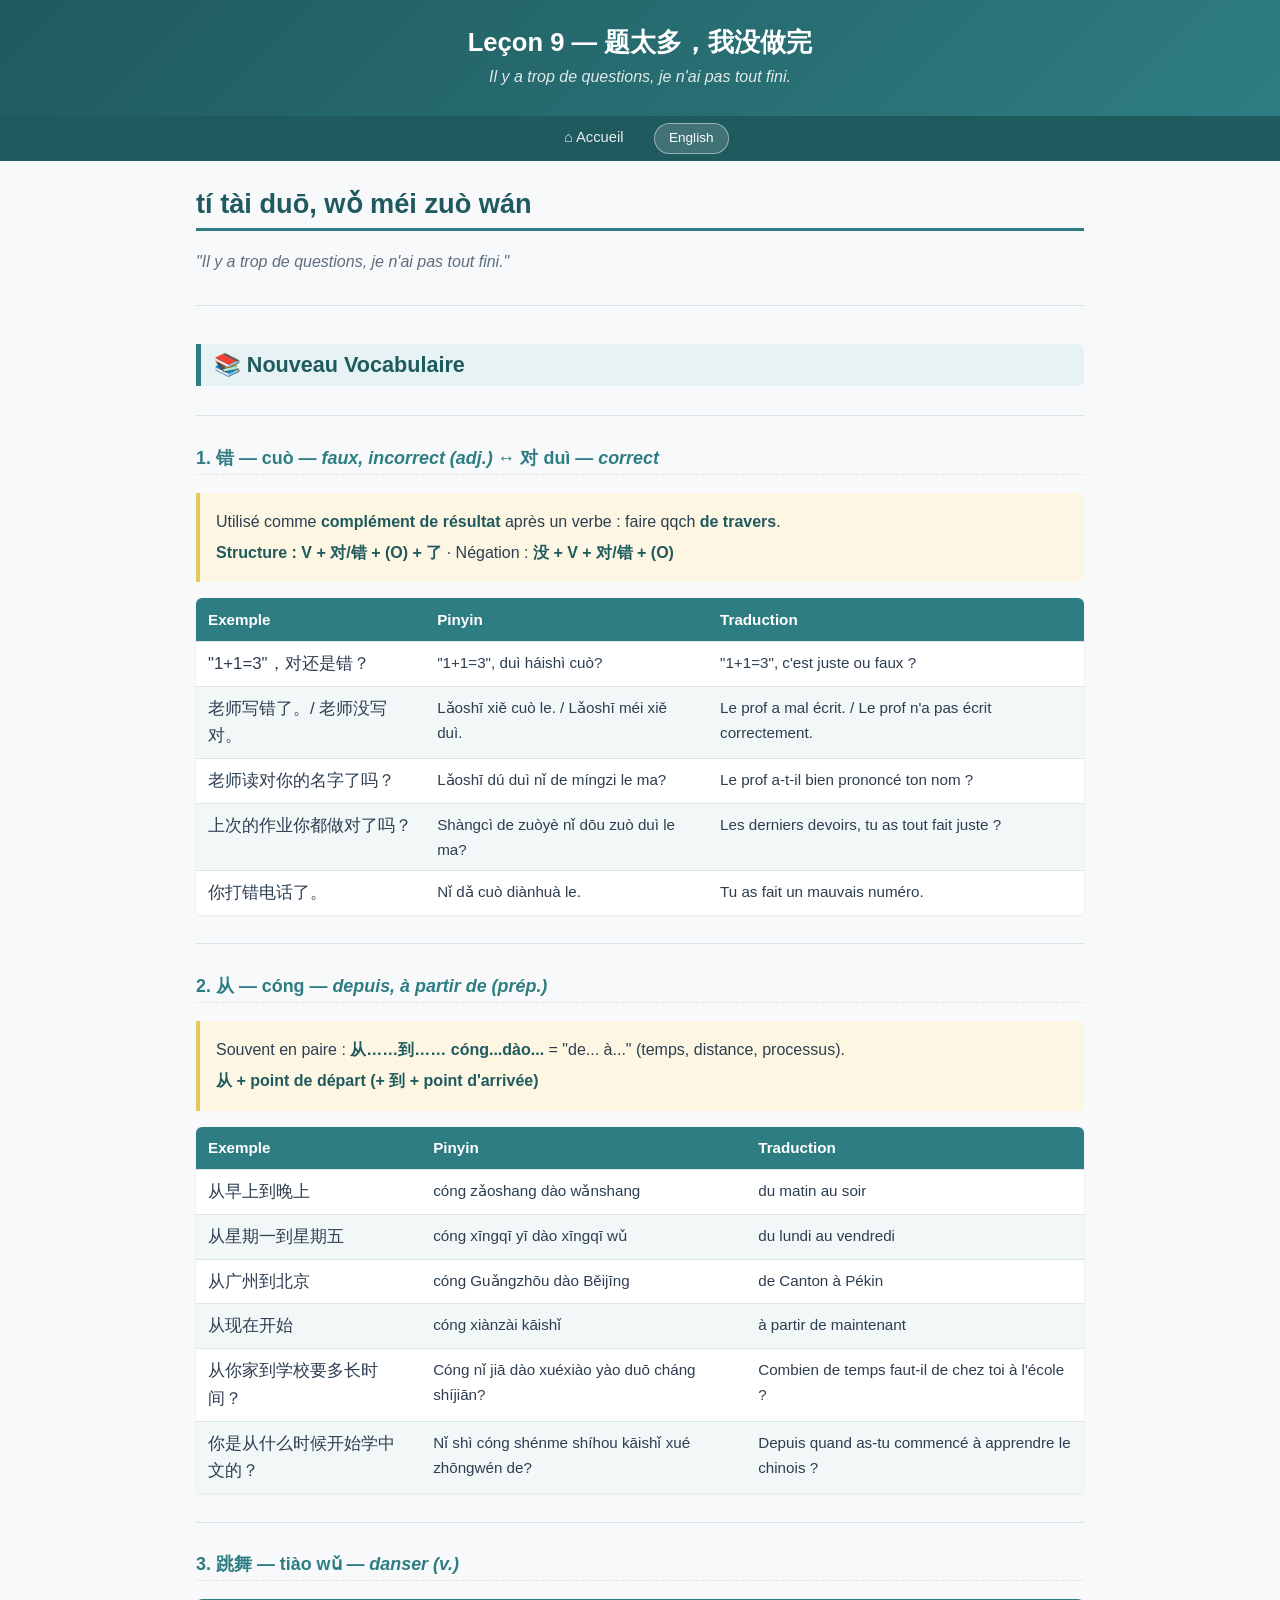
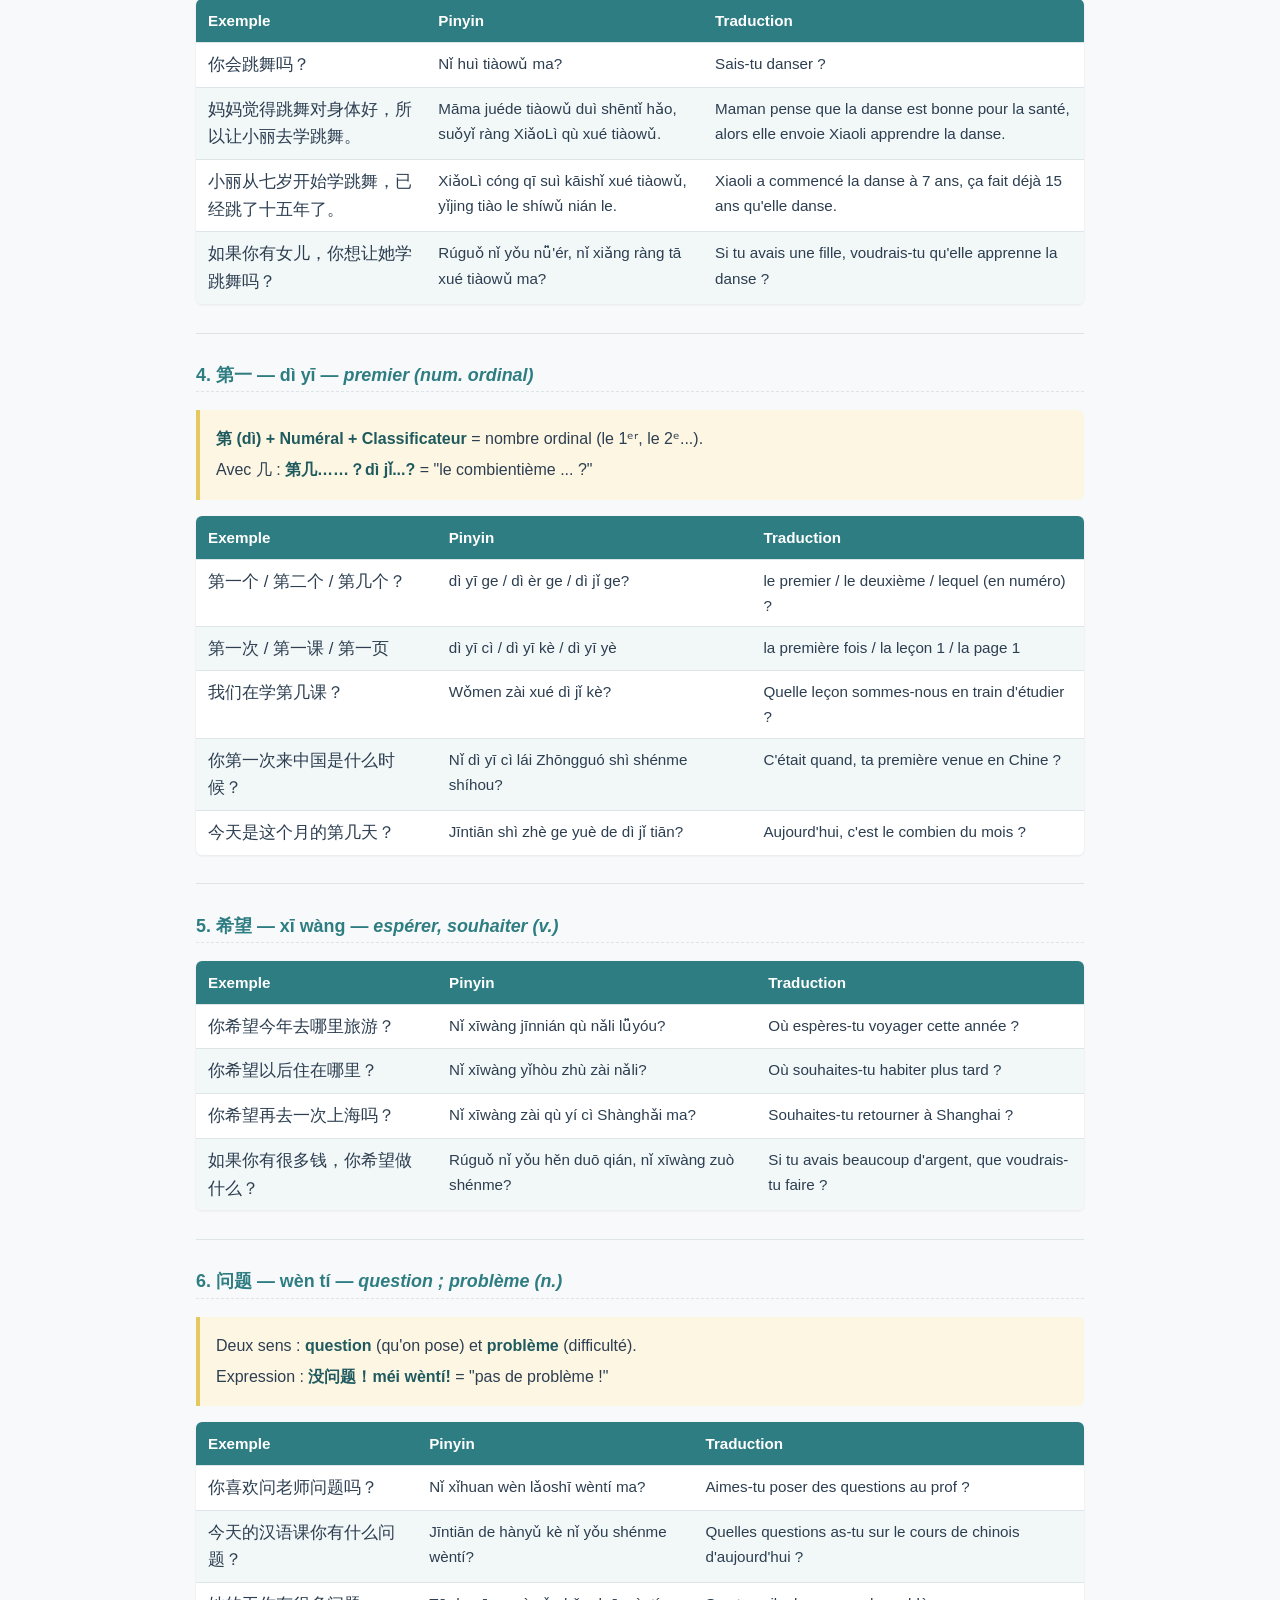
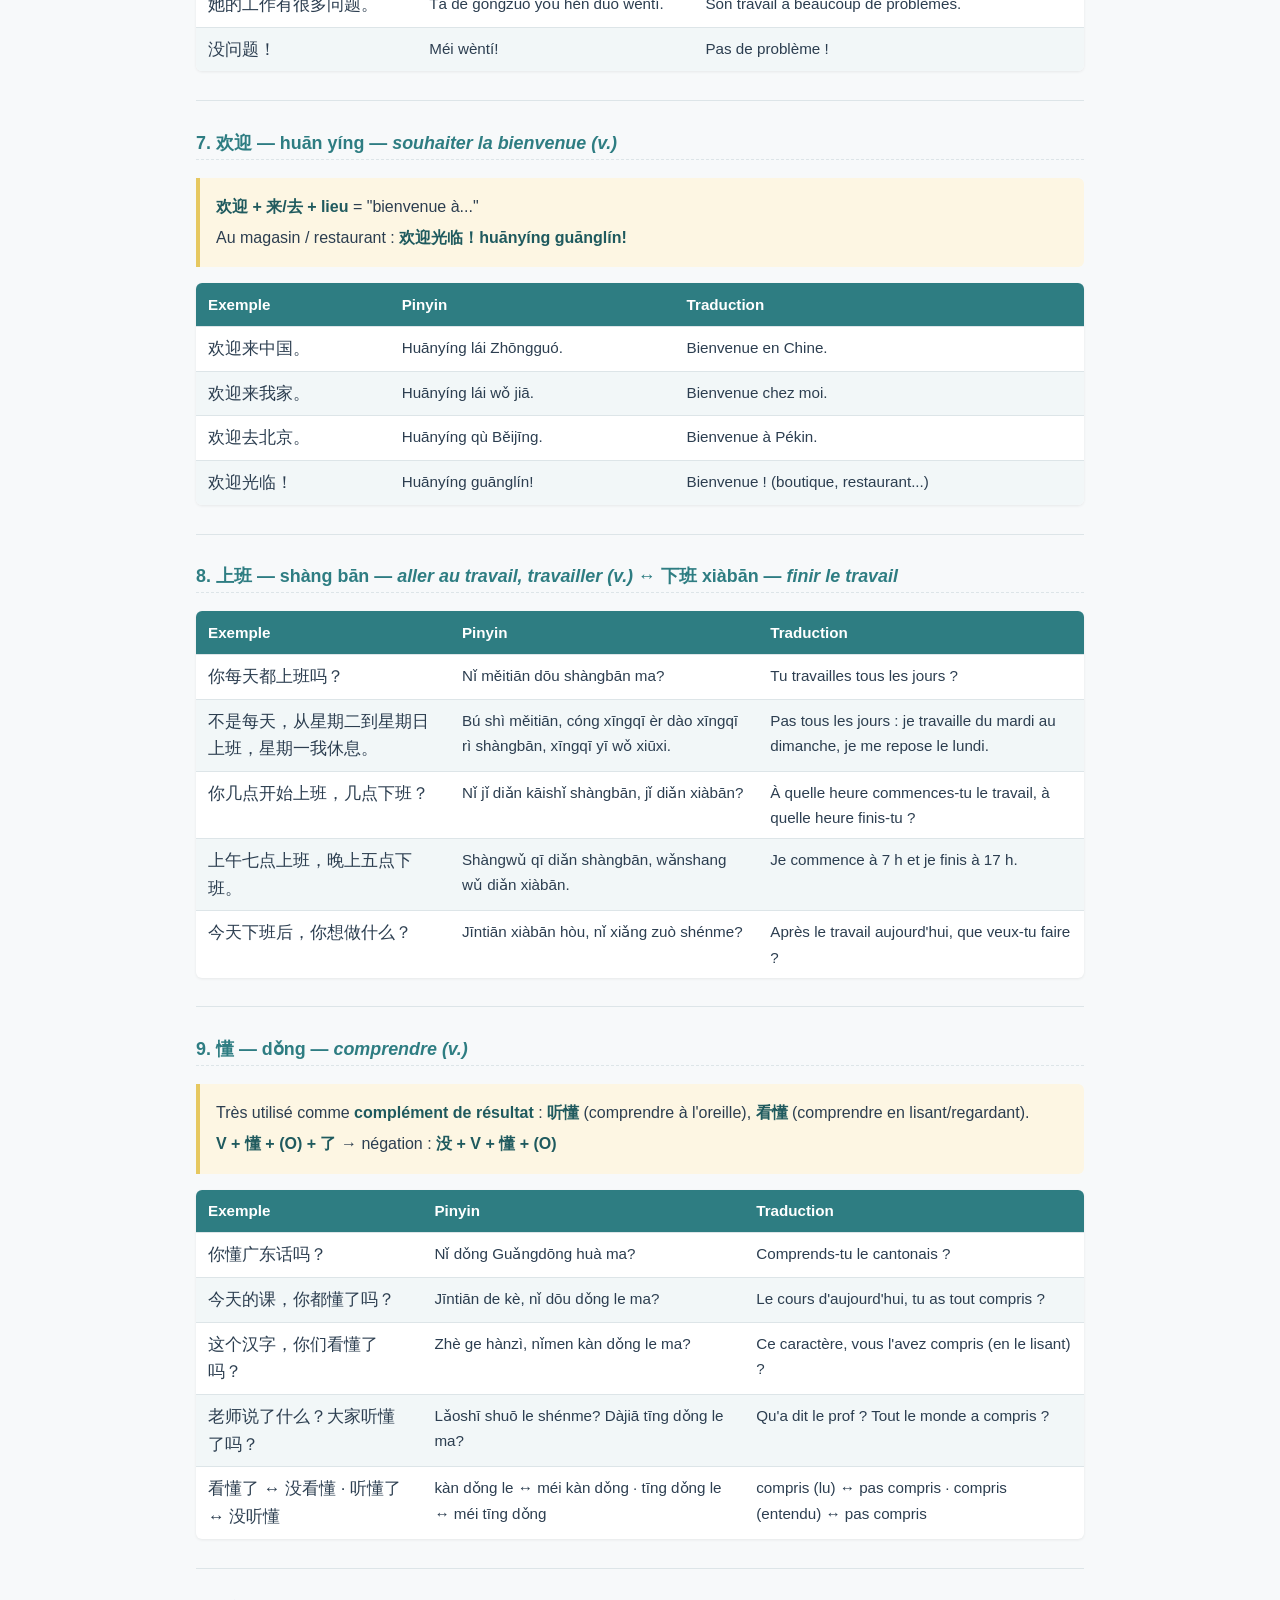
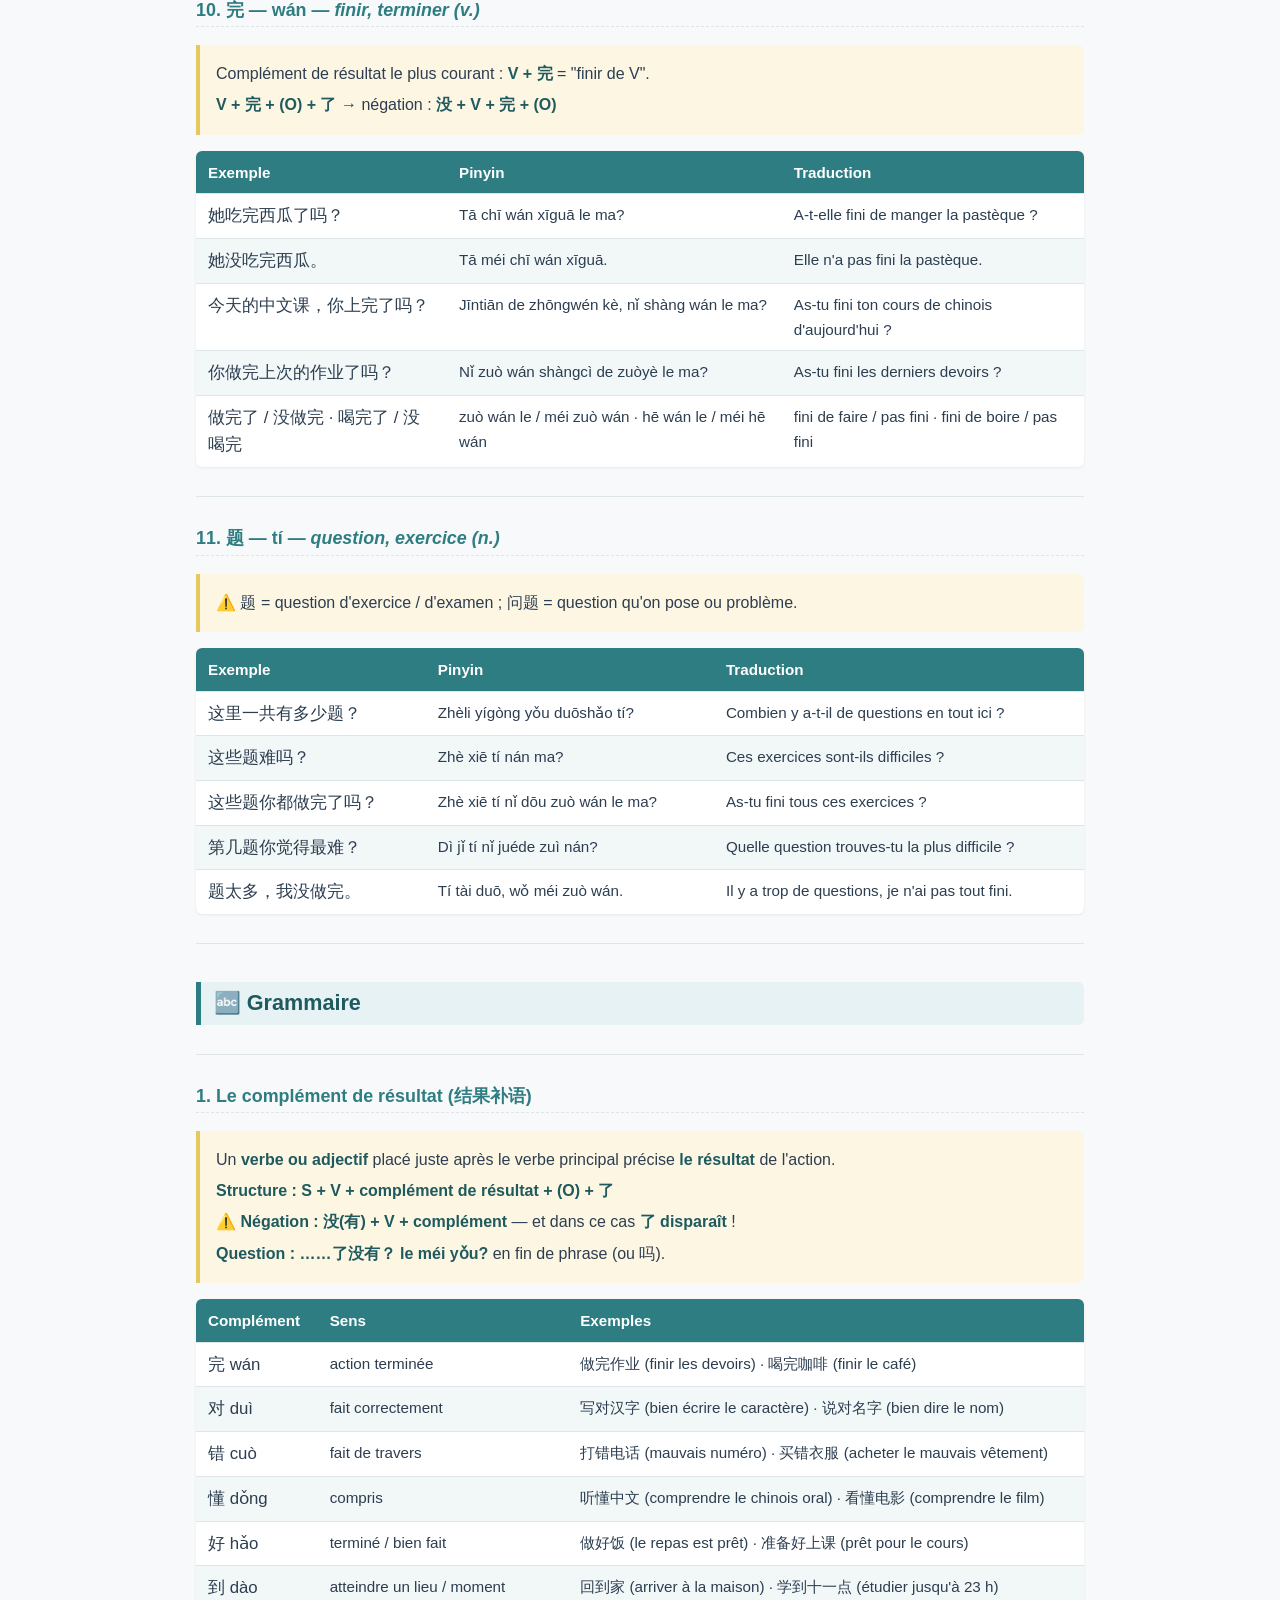
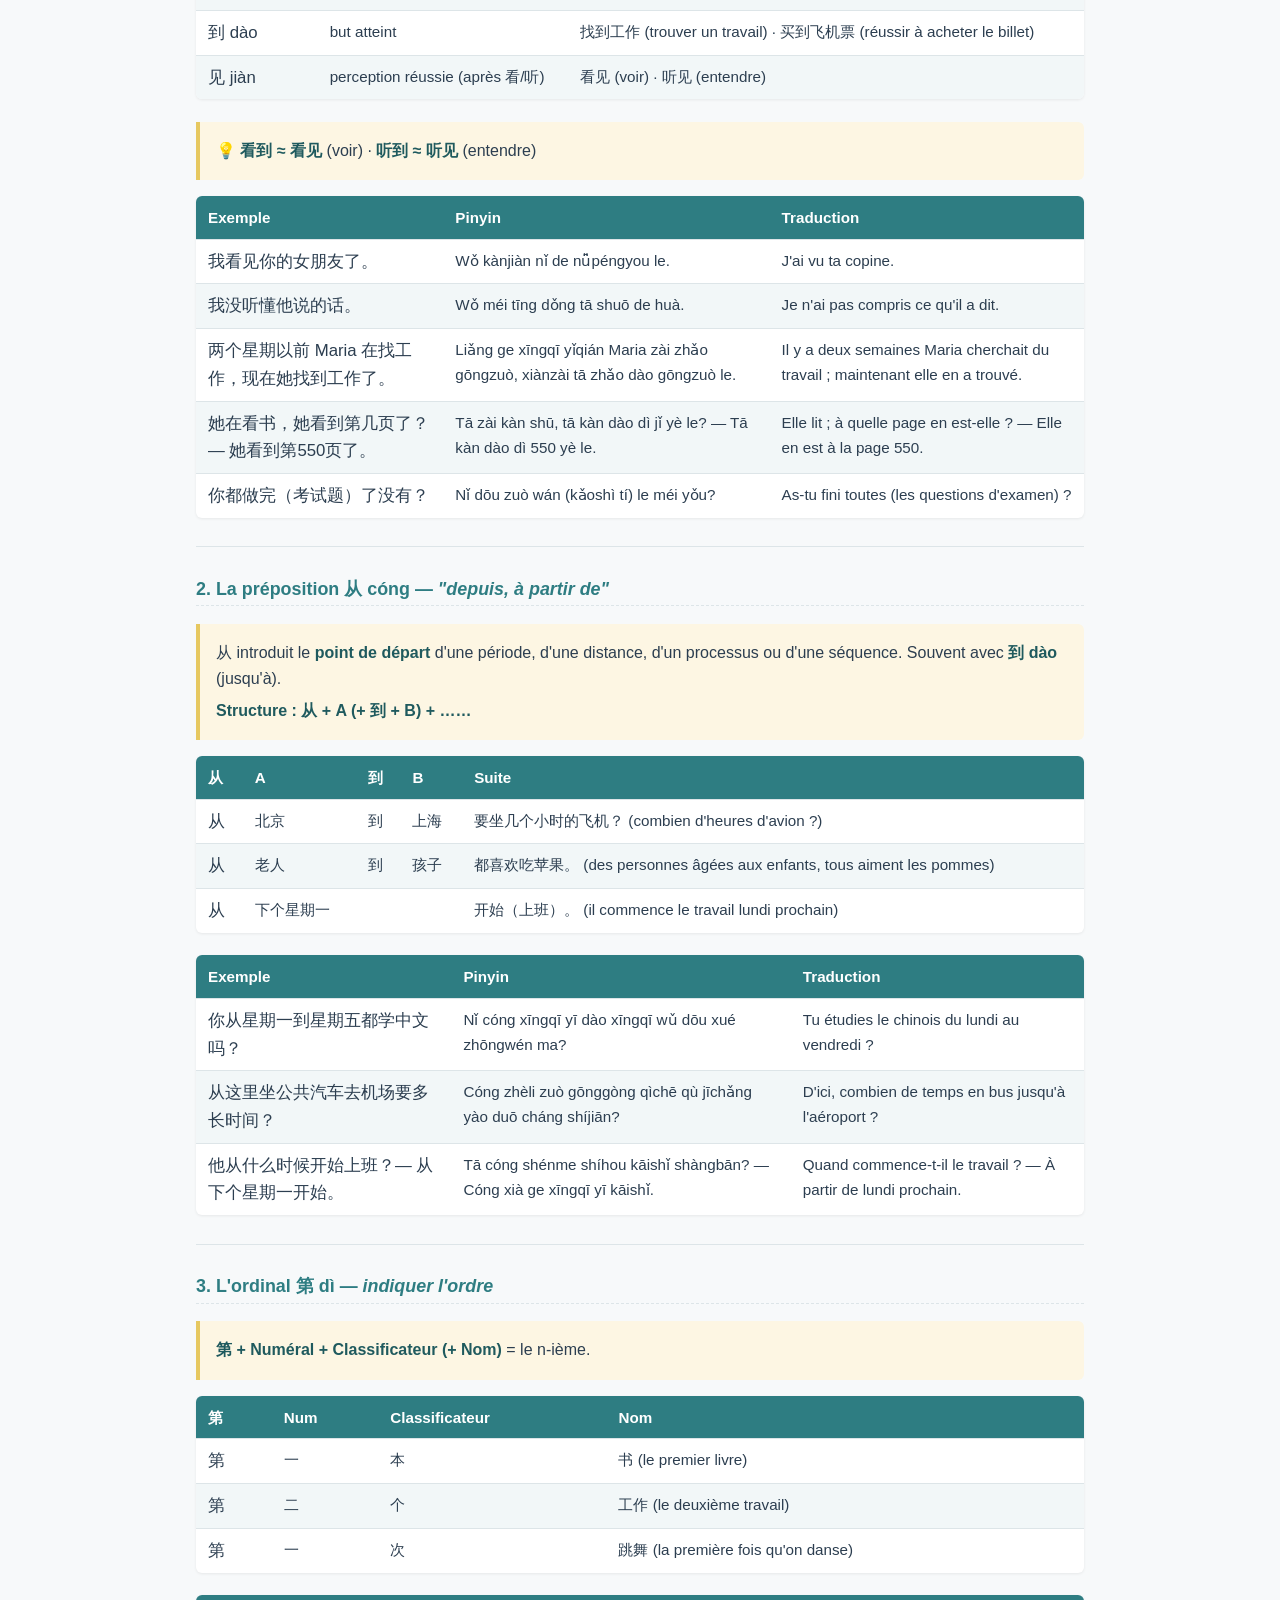
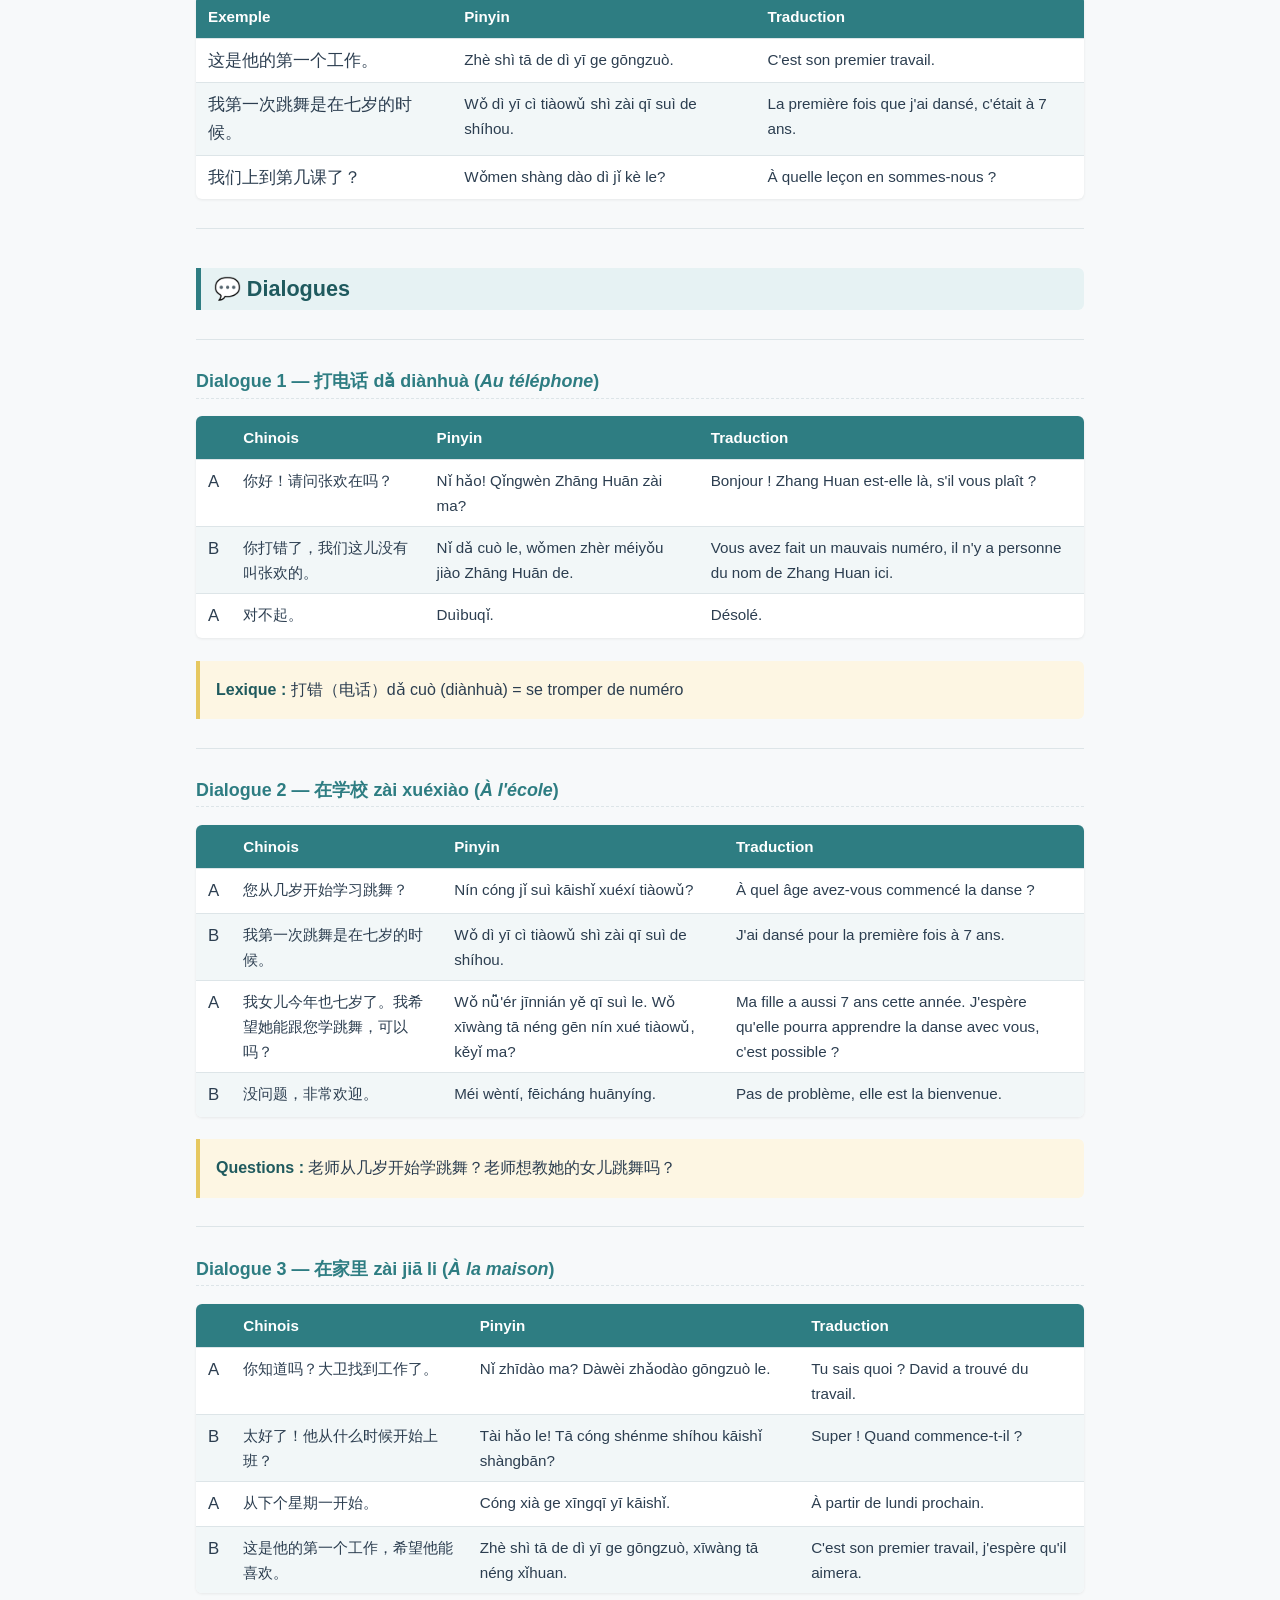
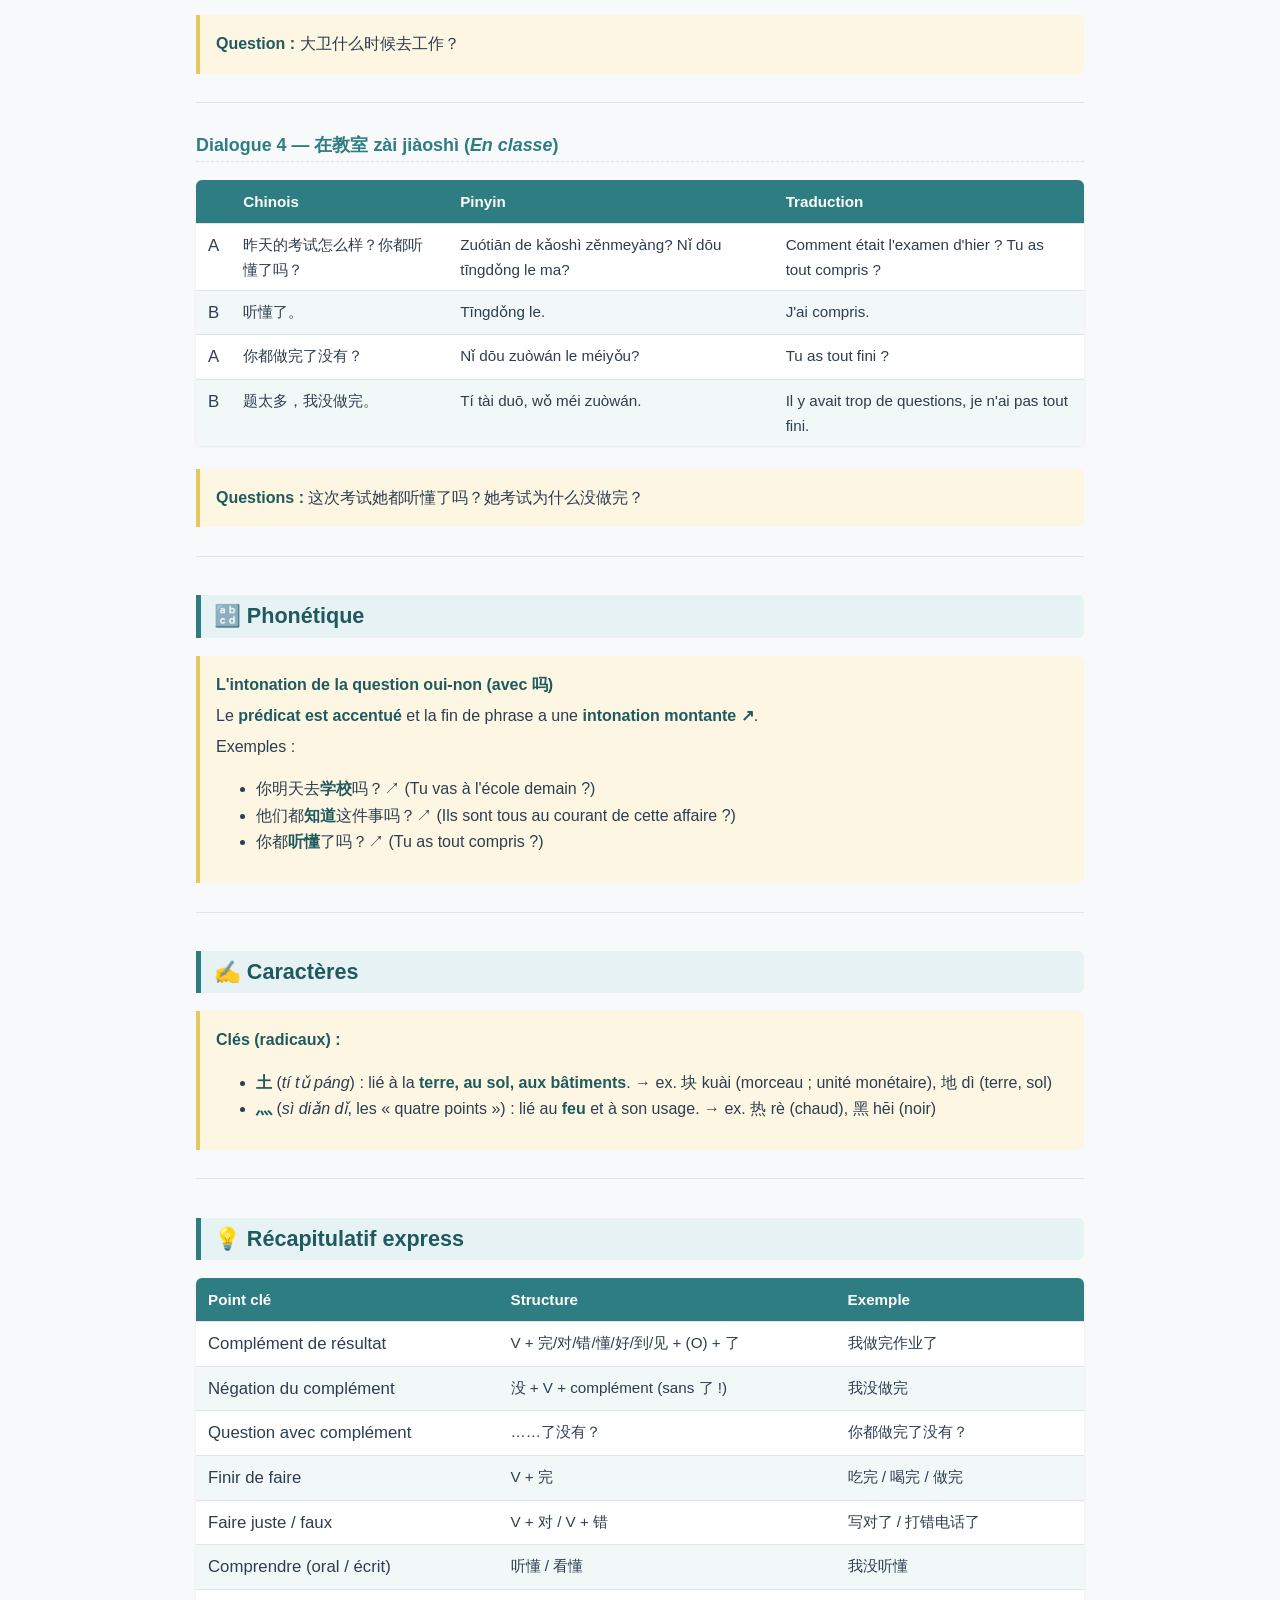
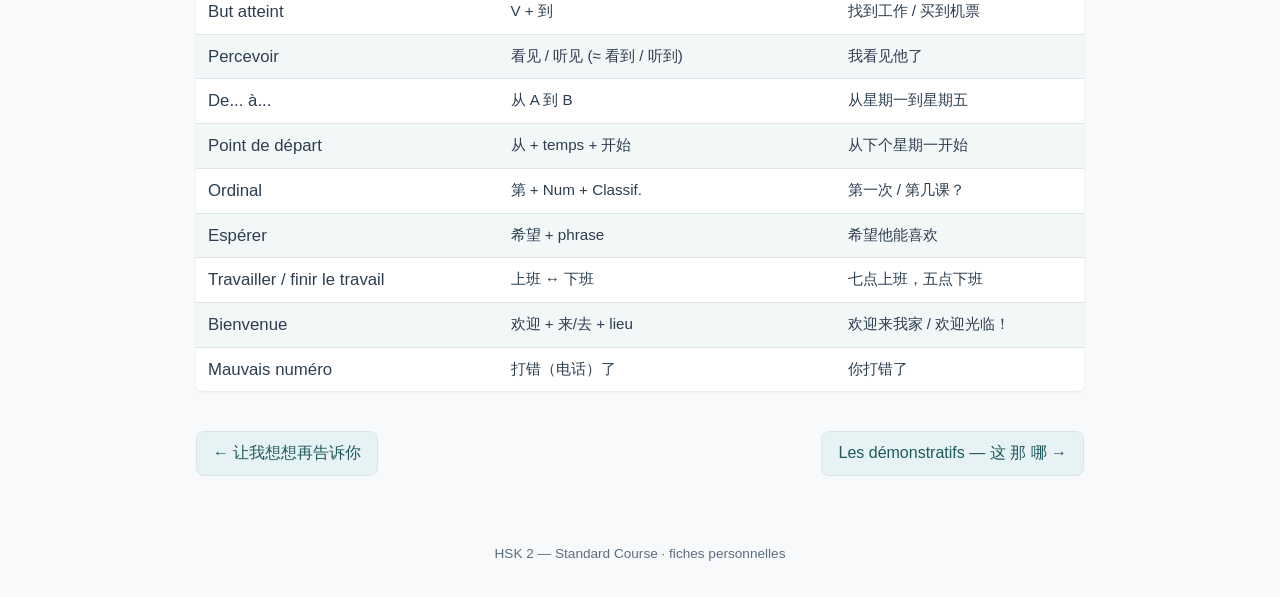
<file: lecon-09.html>
<!DOCTYPE html>
<html lang="fr" data-title-fr="Leçon 9 — 题太多，我没做完" data-title-en="Lesson 9 — 题太多，我没做完">
<head>
<meta charset="utf-8">
<meta name="viewport" content="width=device-width, initial-scale=1">
<title>Leçon 9 — 题太多，我没做完</title>
<link rel="stylesheet" href="style.css">
<script>try{if(localStorage.getItem('hsk2-lang')==='en')document.documentElement.classList.add('en');}catch(e){}</script>
</head>
<body>
<header class="site">
  <h1><span class="lang-fr">Leçon 9 — 题太多，我没做完</span><span class="lang-en">Lesson 9 — 题太多，我没做完</span></h1>
  <p><span class="lang-fr">Il y a trop de questions, je n'ai pas tout fini.</span><span class="lang-en">There are too many questions, I didn't finish them all.</span></p>
</header>
<nav class="top">
  <a href="index.html"><span class="lang-fr">&#8962; Accueil</span><span class="lang-en">&#8962; Home</span></a>
  <button id="lang-toggle" type="button" aria-label="Changer de langue / Switch language"><span class="lang-fr">English</span><span class="lang-en">Français</span></button>
</nav>
<main>
<div class="lang-fr">
<h1>tí tài duō, wǒ méi zuò wán</h1>
<p><em>"Il y a trop de questions, je n'ai pas tout fini."</em></p>
<hr />
<h2>📚 Nouveau Vocabulaire</h2>
<hr />
<h3>1. 错 — cuò — <em>faux, incorrect (adj.)</em>   ↔ 对 duì — <em>correct</em></h3>
<blockquote>
<p>Utilisé comme <strong>complément de résultat</strong> après un verbe : faire qqch <strong>de travers</strong>.</p>
<p><strong>Structure : V + 对/错 + (O) + 了</strong> · Négation : <strong>没 + V + 对/错 + (O)</strong></p>
</blockquote>
<table>
<thead>
<tr>
<th>Exemple</th>
<th>Pinyin</th>
<th>Traduction</th>
</tr>
</thead>
<tbody>
<tr>
<td>"1+1=3"，对还是错？</td>
<td>"1+1=3", duì háishì cuò?</td>
<td>"1+1=3", c'est juste ou faux ?</td>
</tr>
<tr>
<td>老师写错了。/ 老师没写对。</td>
<td>Lǎoshī xiě cuò le. / Lǎoshī méi xiě duì.</td>
<td>Le prof a mal écrit. / Le prof n'a pas écrit correctement.</td>
</tr>
<tr>
<td>老师读对你的名字了吗？</td>
<td>Lǎoshī dú duì nǐ de míngzi le ma?</td>
<td>Le prof a-t-il bien prononcé ton nom ?</td>
</tr>
<tr>
<td>上次的作业你都做对了吗？</td>
<td>Shàngcì de zuòyè nǐ dōu zuò duì le ma?</td>
<td>Les derniers devoirs, tu as tout fait juste ?</td>
</tr>
<tr>
<td>你打错电话了。</td>
<td>Nǐ dǎ cuò diànhuà le.</td>
<td>Tu as fait un mauvais numéro.</td>
</tr>
</tbody>
</table>
<hr />
<h3>2. 从 — cóng — <em>depuis, à partir de (prép.)</em></h3>
<blockquote>
<p>Souvent en paire : <strong>从……到…… cóng...dào...</strong> = "de... à..." (temps, distance, processus).</p>
<p><strong>从 + point de départ (+ 到 + point d'arrivée)</strong></p>
</blockquote>
<table>
<thead>
<tr>
<th>Exemple</th>
<th>Pinyin</th>
<th>Traduction</th>
</tr>
</thead>
<tbody>
<tr>
<td>从早上到晚上</td>
<td>cóng zǎoshang dào wǎnshang</td>
<td>du matin au soir</td>
</tr>
<tr>
<td>从星期一到星期五</td>
<td>cóng xīngqī yī dào xīngqī wǔ</td>
<td>du lundi au vendredi</td>
</tr>
<tr>
<td>从广州到北京</td>
<td>cóng Guǎngzhōu dào Běijīng</td>
<td>de Canton à Pékin</td>
</tr>
<tr>
<td>从现在开始</td>
<td>cóng xiànzài kāishǐ</td>
<td>à partir de maintenant</td>
</tr>
<tr>
<td>从你家到学校要多长时间？</td>
<td>Cóng nǐ jiā dào xuéxiào yào duō cháng shíjiān?</td>
<td>Combien de temps faut-il de chez toi à l'école ?</td>
</tr>
<tr>
<td>你是从什么时候开始学中文的？</td>
<td>Nǐ shì cóng shénme shíhou kāishǐ xué zhōngwén de?</td>
<td>Depuis quand as-tu commencé à apprendre le chinois ?</td>
</tr>
</tbody>
</table>
<hr />
<h3>3. 跳舞 — tiào wǔ — <em>danser (v.)</em></h3>
<table>
<thead>
<tr>
<th>Exemple</th>
<th>Pinyin</th>
<th>Traduction</th>
</tr>
</thead>
<tbody>
<tr>
<td>你会跳舞吗？</td>
<td>Nǐ huì tiàowǔ ma?</td>
<td>Sais-tu danser ?</td>
</tr>
<tr>
<td>妈妈觉得跳舞对身体好，所以让小丽去学跳舞。</td>
<td>Māma juéde tiàowǔ duì shēntǐ hǎo, suǒyǐ ràng XiǎoLì qù xué tiàowǔ.</td>
<td>Maman pense que la danse est bonne pour la santé, alors elle envoie Xiaoli apprendre la danse.</td>
</tr>
<tr>
<td>小丽从七岁开始学跳舞，已经跳了十五年了。</td>
<td>XiǎoLì cóng qī suì kāishǐ xué tiàowǔ, yǐjing tiào le shíwǔ nián le.</td>
<td>Xiaoli a commencé la danse à 7 ans, ça fait déjà 15 ans qu'elle danse.</td>
</tr>
<tr>
<td>如果你有女儿，你想让她学跳舞吗？</td>
<td>Rúguǒ nǐ yǒu nǚ'ér, nǐ xiǎng ràng tā xué tiàowǔ ma?</td>
<td>Si tu avais une fille, voudrais-tu qu'elle apprenne la danse ?</td>
</tr>
</tbody>
</table>
<hr />
<h3>4. 第一 — dì yī — <em>premier (num. ordinal)</em></h3>
<blockquote>
<p><strong>第 (dì) + Numéral + Classificateur</strong> = nombre ordinal (le 1ᵉʳ, le 2ᵉ...).</p>
<p>Avec 几 : <strong>第几……？dì jǐ...?</strong> = "le combientième ... ?"</p>
</blockquote>
<table>
<thead>
<tr>
<th>Exemple</th>
<th>Pinyin</th>
<th>Traduction</th>
</tr>
</thead>
<tbody>
<tr>
<td>第一个 / 第二个 / 第几个？</td>
<td>dì yī ge / dì èr ge / dì jǐ ge?</td>
<td>le premier / le deuxième / lequel (en numéro) ?</td>
</tr>
<tr>
<td>第一次 / 第一课 / 第一页</td>
<td>dì yī cì / dì yī kè / dì yī yè</td>
<td>la première fois / la leçon 1 / la page 1</td>
</tr>
<tr>
<td>我们在学第几课？</td>
<td>Wǒmen zài xué dì jǐ kè?</td>
<td>Quelle leçon sommes-nous en train d'étudier ?</td>
</tr>
<tr>
<td>你第一次来中国是什么时候？</td>
<td>Nǐ dì yī cì lái Zhōngguó shì shénme shíhou?</td>
<td>C'était quand, ta première venue en Chine ?</td>
</tr>
<tr>
<td>今天是这个月的第几天？</td>
<td>Jīntiān shì zhè ge yuè de dì jǐ tiān?</td>
<td>Aujourd'hui, c'est le combien du mois ?</td>
</tr>
</tbody>
</table>
<hr />
<h3>5. 希望 — xī wàng — <em>espérer, souhaiter (v.)</em></h3>
<table>
<thead>
<tr>
<th>Exemple</th>
<th>Pinyin</th>
<th>Traduction</th>
</tr>
</thead>
<tbody>
<tr>
<td>你希望今年去哪里旅游？</td>
<td>Nǐ xīwàng jīnnián qù nǎli lǚyóu?</td>
<td>Où espères-tu voyager cette année ?</td>
</tr>
<tr>
<td>你希望以后住在哪里？</td>
<td>Nǐ xīwàng yǐhòu zhù zài nǎli?</td>
<td>Où souhaites-tu habiter plus tard ?</td>
</tr>
<tr>
<td>你希望再去一次上海吗？</td>
<td>Nǐ xīwàng zài qù yí cì Shànghǎi ma?</td>
<td>Souhaites-tu retourner à Shanghai ?</td>
</tr>
<tr>
<td>如果你有很多钱，你希望做什么？</td>
<td>Rúguǒ nǐ yǒu hěn duō qián, nǐ xīwàng zuò shénme?</td>
<td>Si tu avais beaucoup d'argent, que voudrais-tu faire ?</td>
</tr>
</tbody>
</table>
<hr />
<h3>6. 问题 — wèn tí — <em>question ; problème (n.)</em></h3>
<blockquote>
<p>Deux sens : <strong>question</strong> (qu'on pose) et <strong>problème</strong> (difficulté).</p>
<p>Expression : <strong>没问题！méi wèntí!</strong> = "pas de problème !"</p>
</blockquote>
<table>
<thead>
<tr>
<th>Exemple</th>
<th>Pinyin</th>
<th>Traduction</th>
</tr>
</thead>
<tbody>
<tr>
<td>你喜欢问老师问题吗？</td>
<td>Nǐ xǐhuan wèn lǎoshī wèntí ma?</td>
<td>Aimes-tu poser des questions au prof ?</td>
</tr>
<tr>
<td>今天的汉语课你有什么问题？</td>
<td>Jīntiān de hànyǔ kè nǐ yǒu shénme wèntí?</td>
<td>Quelles questions as-tu sur le cours de chinois d'aujourd'hui ?</td>
</tr>
<tr>
<td>她的工作有很多问题。</td>
<td>Tā de gōngzuò yǒu hěn duō wèntí.</td>
<td>Son travail a beaucoup de problèmes.</td>
</tr>
<tr>
<td>没问题！</td>
<td>Méi wèntí!</td>
<td>Pas de problème !</td>
</tr>
</tbody>
</table>
<hr />
<h3>7. 欢迎 — huān yíng — <em>souhaiter la bienvenue (v.)</em></h3>
<blockquote>
<p><strong>欢迎 + 来/去 + lieu</strong> = "bienvenue à..."</p>
<p>Au magasin / restaurant : <strong>欢迎光临！huānyíng guānglín!</strong></p>
</blockquote>
<table>
<thead>
<tr>
<th>Exemple</th>
<th>Pinyin</th>
<th>Traduction</th>
</tr>
</thead>
<tbody>
<tr>
<td>欢迎来中国。</td>
<td>Huānyíng lái Zhōngguó.</td>
<td>Bienvenue en Chine.</td>
</tr>
<tr>
<td>欢迎来我家。</td>
<td>Huānyíng lái wǒ jiā.</td>
<td>Bienvenue chez moi.</td>
</tr>
<tr>
<td>欢迎去北京。</td>
<td>Huānyíng qù Běijīng.</td>
<td>Bienvenue à Pékin.</td>
</tr>
<tr>
<td>欢迎光临！</td>
<td>Huānyíng guānglín!</td>
<td>Bienvenue ! (boutique, restaurant...)</td>
</tr>
</tbody>
</table>
<hr />
<h3>8. 上班 — shàng bān — <em>aller au travail, travailler (v.)</em>   ↔ 下班 xiàbān — <em>finir le travail</em></h3>
<table>
<thead>
<tr>
<th>Exemple</th>
<th>Pinyin</th>
<th>Traduction</th>
</tr>
</thead>
<tbody>
<tr>
<td>你每天都上班吗？</td>
<td>Nǐ měitiān dōu shàngbān ma?</td>
<td>Tu travailles tous les jours ?</td>
</tr>
<tr>
<td>不是每天，从星期二到星期日上班，星期一我休息。</td>
<td>Bú shì měitiān, cóng xīngqī èr dào xīngqī rì shàngbān, xīngqī yī wǒ xiūxi.</td>
<td>Pas tous les jours : je travaille du mardi au dimanche, je me repose le lundi.</td>
</tr>
<tr>
<td>你几点开始上班，几点下班？</td>
<td>Nǐ jǐ diǎn kāishǐ shàngbān, jǐ diǎn xiàbān?</td>
<td>À quelle heure commences-tu le travail, à quelle heure finis-tu ?</td>
</tr>
<tr>
<td>上午七点上班，晚上五点下班。</td>
<td>Shàngwǔ qī diǎn shàngbān, wǎnshang wǔ diǎn xiàbān.</td>
<td>Je commence à 7 h et je finis à 17 h.</td>
</tr>
<tr>
<td>今天下班后，你想做什么？</td>
<td>Jīntiān xiàbān hòu, nǐ xiǎng zuò shénme?</td>
<td>Après le travail aujourd'hui, que veux-tu faire ?</td>
</tr>
</tbody>
</table>
<hr />
<h3>9. 懂 — dǒng — <em>comprendre (v.)</em></h3>
<blockquote>
<p>Très utilisé comme <strong>complément de résultat</strong> : <strong>听懂</strong> (comprendre à l'oreille), <strong>看懂</strong> (comprendre en lisant/regardant).</p>
<p><strong>V + 懂 + (O) + 了</strong> → négation : <strong>没 + V + 懂 + (O)</strong></p>
</blockquote>
<table>
<thead>
<tr>
<th>Exemple</th>
<th>Pinyin</th>
<th>Traduction</th>
</tr>
</thead>
<tbody>
<tr>
<td>你懂广东话吗？</td>
<td>Nǐ dǒng Guǎngdōng huà ma?</td>
<td>Comprends-tu le cantonais ?</td>
</tr>
<tr>
<td>今天的课，你都懂了吗？</td>
<td>Jīntiān de kè, nǐ dōu dǒng le ma?</td>
<td>Le cours d'aujourd'hui, tu as tout compris ?</td>
</tr>
<tr>
<td>这个汉字，你们看懂了吗？</td>
<td>Zhè ge hànzì, nǐmen kàn dǒng le ma?</td>
<td>Ce caractère, vous l'avez compris (en le lisant) ?</td>
</tr>
<tr>
<td>老师说了什么？大家听懂了吗？</td>
<td>Lǎoshī shuō le shénme? Dàjiā tīng dǒng le ma?</td>
<td>Qu'a dit le prof ? Tout le monde a compris ?</td>
</tr>
<tr>
<td>看懂了 ↔ 没看懂 · 听懂了 ↔ 没听懂</td>
<td>kàn dǒng le ↔ méi kàn dǒng · tīng dǒng le ↔ méi tīng dǒng</td>
<td>compris (lu) ↔ pas compris · compris (entendu) ↔ pas compris</td>
</tr>
</tbody>
</table>
<hr />
<h3>10. 完 — wán — <em>finir, terminer (v.)</em></h3>
<blockquote>
<p>Complément de résultat le plus courant : <strong>V + 完</strong> = "finir de V".</p>
<p><strong>V + 完 + (O) + 了</strong> → négation : <strong>没 + V + 完 + (O)</strong></p>
</blockquote>
<table>
<thead>
<tr>
<th>Exemple</th>
<th>Pinyin</th>
<th>Traduction</th>
</tr>
</thead>
<tbody>
<tr>
<td>她吃完西瓜了吗？</td>
<td>Tā chī wán xīguā le ma?</td>
<td>A-t-elle fini de manger la pastèque ?</td>
</tr>
<tr>
<td>她没吃完西瓜。</td>
<td>Tā méi chī wán xīguā.</td>
<td>Elle n'a pas fini la pastèque.</td>
</tr>
<tr>
<td>今天的中文课，你上完了吗？</td>
<td>Jīntiān de zhōngwén kè, nǐ shàng wán le ma?</td>
<td>As-tu fini ton cours de chinois d'aujourd'hui ?</td>
</tr>
<tr>
<td>你做完上次的作业了吗？</td>
<td>Nǐ zuò wán shàngcì de zuòyè le ma?</td>
<td>As-tu fini les derniers devoirs ?</td>
</tr>
<tr>
<td>做完了 / 没做完 · 喝完了 / 没喝完</td>
<td>zuò wán le / méi zuò wán · hē wán le / méi hē wán</td>
<td>fini de faire / pas fini · fini de boire / pas fini</td>
</tr>
</tbody>
</table>
<hr />
<h3>11. 题 — tí — <em>question, exercice (n.)</em></h3>
<blockquote>
<p>⚠️ 题 = question d'exercice / d'examen ; 问题 = question qu'on pose ou problème.</p>
</blockquote>
<table>
<thead>
<tr>
<th>Exemple</th>
<th>Pinyin</th>
<th>Traduction</th>
</tr>
</thead>
<tbody>
<tr>
<td>这里一共有多少题？</td>
<td>Zhèli yígòng yǒu duōshǎo tí?</td>
<td>Combien y a-t-il de questions en tout ici ?</td>
</tr>
<tr>
<td>这些题难吗？</td>
<td>Zhè xiē tí nán ma?</td>
<td>Ces exercices sont-ils difficiles ?</td>
</tr>
<tr>
<td>这些题你都做完了吗？</td>
<td>Zhè xiē tí nǐ dōu zuò wán le ma?</td>
<td>As-tu fini tous ces exercices ?</td>
</tr>
<tr>
<td>第几题你觉得最难？</td>
<td>Dì jǐ tí nǐ juéde zuì nán?</td>
<td>Quelle question trouves-tu la plus difficile ?</td>
</tr>
<tr>
<td>题太多，我没做完。</td>
<td>Tí tài duō, wǒ méi zuò wán.</td>
<td>Il y a trop de questions, je n'ai pas tout fini.</td>
</tr>
</tbody>
</table>
<hr />
<h2>🔤 Grammaire</h2>
<hr />
<h3>1. Le complément de résultat (结果补语)</h3>
<blockquote>
<p>Un <strong>verbe ou adjectif</strong> placé juste après le verbe principal précise <strong>le résultat</strong> de l'action.</p>
<p><strong>Structure : S + V + complément de résultat + (O) + 了</strong></p>
<p>⚠️ <strong>Négation : 没(有) + V + complément</strong> — et dans ce cas <strong>了 disparaît</strong> !</p>
<p><strong>Question : ……了没有？ le méi yǒu?</strong> en fin de phrase (ou 吗).</p>
</blockquote>
<table>
<thead>
<tr>
<th>Complément</th>
<th>Sens</th>
<th>Exemples</th>
</tr>
</thead>
<tbody>
<tr>
<td>完 wán</td>
<td>action terminée</td>
<td>做完作业 (finir les devoirs) · 喝完咖啡 (finir le café)</td>
</tr>
<tr>
<td>对 duì</td>
<td>fait correctement</td>
<td>写对汉字 (bien écrire le caractère) · 说对名字 (bien dire le nom)</td>
</tr>
<tr>
<td>错 cuò</td>
<td>fait de travers</td>
<td>打错电话 (mauvais numéro) · 买错衣服 (acheter le mauvais vêtement)</td>
</tr>
<tr>
<td>懂 dǒng</td>
<td>compris</td>
<td>听懂中文 (comprendre le chinois oral) · 看懂电影 (comprendre le film)</td>
</tr>
<tr>
<td>好 hǎo</td>
<td>terminé / bien fait</td>
<td>做好饭 (le repas est prêt) · 准备好上课 (prêt pour le cours)</td>
</tr>
<tr>
<td>到 dào</td>
<td>atteindre un lieu / moment</td>
<td>回到家 (arriver à la maison) · 学到十一点 (étudier jusqu'à 23 h)</td>
</tr>
<tr>
<td>到 dào</td>
<td>but atteint</td>
<td>找到工作 (trouver un travail) · 买到飞机票 (réussir à acheter le billet)</td>
</tr>
<tr>
<td>见 jiàn</td>
<td>perception réussie (après 看/听)</td>
<td>看见 (voir) · 听见 (entendre)</td>
</tr>
</tbody>
</table>
<blockquote>
<p>💡 <strong>看到 ≈ 看见</strong> (voir) · <strong>听到 ≈ 听见</strong> (entendre)</p>
</blockquote>
<table>
<thead>
<tr>
<th>Exemple</th>
<th>Pinyin</th>
<th>Traduction</th>
</tr>
</thead>
<tbody>
<tr>
<td>我看见你的女朋友了。</td>
<td>Wǒ kànjiàn nǐ de nǚpéngyou le.</td>
<td>J'ai vu ta copine.</td>
</tr>
<tr>
<td>我没听懂他说的话。</td>
<td>Wǒ méi tīng dǒng tā shuō de huà.</td>
<td>Je n'ai pas compris ce qu'il a dit.</td>
</tr>
<tr>
<td>两个星期以前 Maria 在找工作，现在她找到工作了。</td>
<td>Liǎng ge xīngqī yǐqián Maria zài zhǎo gōngzuò, xiànzài tā zhǎo dào gōngzuò le.</td>
<td>Il y a deux semaines Maria cherchait du travail ; maintenant elle en a trouvé.</td>
</tr>
<tr>
<td>她在看书，她看到第几页了？— 她看到第550页了。</td>
<td>Tā zài kàn shū, tā kàn dào dì jǐ yè le? — Tā kàn dào dì 550 yè le.</td>
<td>Elle lit ; à quelle page en est-elle ? — Elle en est à la page 550.</td>
</tr>
<tr>
<td>你都做完（考试题）了没有？</td>
<td>Nǐ dōu zuò wán (kǎoshì tí) le méi yǒu?</td>
<td>As-tu fini toutes (les questions d'examen) ?</td>
</tr>
</tbody>
</table>
<hr />
<h3>2. La préposition 从 cóng — <em>"depuis, à partir de"</em></h3>
<blockquote>
<p>从 introduit le <strong>point de départ</strong> d'une période, d'une distance, d'un processus ou d'une séquence. Souvent avec <strong>到 dào</strong> (jusqu'à).</p>
<p><strong>Structure : 从 + A (+ 到 + B) + ……</strong></p>
</blockquote>
<table>
<thead>
<tr>
<th>从</th>
<th>A</th>
<th>到</th>
<th>B</th>
<th>Suite</th>
</tr>
</thead>
<tbody>
<tr>
<td>从</td>
<td>北京</td>
<td>到</td>
<td>上海</td>
<td>要坐几个小时的飞机？ (combien d'heures d'avion ?)</td>
</tr>
<tr>
<td>从</td>
<td>老人</td>
<td>到</td>
<td>孩子</td>
<td>都喜欢吃苹果。 (des personnes âgées aux enfants, tous aiment les pommes)</td>
</tr>
<tr>
<td>从</td>
<td>下个星期一</td>
<td></td>
<td></td>
<td>开始（上班）。 (il commence le travail lundi prochain)</td>
</tr>
</tbody>
</table>
<table>
<thead>
<tr>
<th>Exemple</th>
<th>Pinyin</th>
<th>Traduction</th>
</tr>
</thead>
<tbody>
<tr>
<td>你从星期一到星期五都学中文吗？</td>
<td>Nǐ cóng xīngqī yī dào xīngqī wǔ dōu xué zhōngwén ma?</td>
<td>Tu étudies le chinois du lundi au vendredi ?</td>
</tr>
<tr>
<td>从这里坐公共汽车去机场要多长时间？</td>
<td>Cóng zhèli zuò gōnggòng qìchē qù jīchǎng yào duō cháng shíjiān?</td>
<td>D'ici, combien de temps en bus jusqu'à l'aéroport ?</td>
</tr>
<tr>
<td>他从什么时候开始上班？— 从下个星期一开始。</td>
<td>Tā cóng shénme shíhou kāishǐ shàngbān? — Cóng xià ge xīngqī yī kāishǐ.</td>
<td>Quand commence-t-il le travail ? — À partir de lundi prochain.</td>
</tr>
</tbody>
</table>
<hr />
<h3>3. L'ordinal 第 dì — <em>indiquer l'ordre</em></h3>
<blockquote>
<p><strong>第 + Numéral + Classificateur (+ Nom)</strong> = le n-ième.</p>
</blockquote>
<table>
<thead>
<tr>
<th>第</th>
<th>Num</th>
<th>Classificateur</th>
<th>Nom</th>
</tr>
</thead>
<tbody>
<tr>
<td>第</td>
<td>一</td>
<td>本</td>
<td>书 (le premier livre)</td>
</tr>
<tr>
<td>第</td>
<td>二</td>
<td>个</td>
<td>工作 (le deuxième travail)</td>
</tr>
<tr>
<td>第</td>
<td>一</td>
<td>次</td>
<td>跳舞 (la première fois qu'on danse)</td>
</tr>
</tbody>
</table>
<table>
<thead>
<tr>
<th>Exemple</th>
<th>Pinyin</th>
<th>Traduction</th>
</tr>
</thead>
<tbody>
<tr>
<td>这是他的第一个工作。</td>
<td>Zhè shì tā de dì yī ge gōngzuò.</td>
<td>C'est son premier travail.</td>
</tr>
<tr>
<td>我第一次跳舞是在七岁的时候。</td>
<td>Wǒ dì yī cì tiàowǔ shì zài qī suì de shíhou.</td>
<td>La première fois que j'ai dansé, c'était à 7 ans.</td>
</tr>
<tr>
<td>我们上到第几课了？</td>
<td>Wǒmen shàng dào dì jǐ kè le?</td>
<td>À quelle leçon en sommes-nous ?</td>
</tr>
</tbody>
</table>
<hr />
<h2>💬 Dialogues</h2>
<hr />
<h3>Dialogue 1 — 打电话 dǎ diànhuà (<em>Au téléphone</em>)</h3>
<table>
<thead>
<tr>
<th></th>
<th>Chinois</th>
<th>Pinyin</th>
<th>Traduction</th>
</tr>
</thead>
<tbody>
<tr>
<td>A</td>
<td>你好！请问张欢在吗？</td>
<td>Nǐ hǎo! Qǐngwèn Zhāng Huān zài ma?</td>
<td>Bonjour ! Zhang Huan est-elle là, s'il vous plaît ?</td>
</tr>
<tr>
<td>B</td>
<td>你打错了，我们这儿没有叫张欢的。</td>
<td>Nǐ dǎ cuò le, wǒmen zhèr méiyǒu jiào Zhāng Huān de.</td>
<td>Vous avez fait un mauvais numéro, il n'y a personne du nom de Zhang Huan ici.</td>
</tr>
<tr>
<td>A</td>
<td>对不起。</td>
<td>Duìbuqǐ.</td>
<td>Désolé.</td>
</tr>
</tbody>
</table>
<blockquote>
<p><strong>Lexique :</strong> 打错（电话）dǎ cuò (diànhuà) = se tromper de numéro</p>
</blockquote>
<hr />
<h3>Dialogue 2 — 在学校 zài xuéxiào (<em>À l'école</em>)</h3>
<table>
<thead>
<tr>
<th></th>
<th>Chinois</th>
<th>Pinyin</th>
<th>Traduction</th>
</tr>
</thead>
<tbody>
<tr>
<td>A</td>
<td>您从几岁开始学习跳舞？</td>
<td>Nín cóng jǐ suì kāishǐ xuéxí tiàowǔ?</td>
<td>À quel âge avez-vous commencé la danse ?</td>
</tr>
<tr>
<td>B</td>
<td>我第一次跳舞是在七岁的时候。</td>
<td>Wǒ dì yī cì tiàowǔ shì zài qī suì de shíhou.</td>
<td>J'ai dansé pour la première fois à 7 ans.</td>
</tr>
<tr>
<td>A</td>
<td>我女儿今年也七岁了。我希望她能跟您学跳舞，可以吗？</td>
<td>Wǒ nǚ'ér jīnnián yě qī suì le. Wǒ xīwàng tā néng gēn nín xué tiàowǔ, kěyǐ ma?</td>
<td>Ma fille a aussi 7 ans cette année. J'espère qu'elle pourra apprendre la danse avec vous, c'est possible ?</td>
</tr>
<tr>
<td>B</td>
<td>没问题，非常欢迎。</td>
<td>Méi wèntí, fēicháng huānyíng.</td>
<td>Pas de problème, elle est la bienvenue.</td>
</tr>
</tbody>
</table>
<blockquote>
<p><strong>Questions :</strong> 老师从几岁开始学跳舞？老师想教她的女儿跳舞吗？</p>
</blockquote>
<hr />
<h3>Dialogue 3 — 在家里 zài jiā li (<em>À la maison</em>)</h3>
<table>
<thead>
<tr>
<th></th>
<th>Chinois</th>
<th>Pinyin</th>
<th>Traduction</th>
</tr>
</thead>
<tbody>
<tr>
<td>A</td>
<td>你知道吗？大卫找到工作了。</td>
<td>Nǐ zhīdào ma? Dàwèi zhǎodào gōngzuò le.</td>
<td>Tu sais quoi ? David a trouvé du travail.</td>
</tr>
<tr>
<td>B</td>
<td>太好了！他从什么时候开始上班？</td>
<td>Tài hǎo le! Tā cóng shénme shíhou kāishǐ shàngbān?</td>
<td>Super ! Quand commence-t-il ?</td>
</tr>
<tr>
<td>A</td>
<td>从下个星期一开始。</td>
<td>Cóng xià ge xīngqī yī kāishǐ.</td>
<td>À partir de lundi prochain.</td>
</tr>
<tr>
<td>B</td>
<td>这是他的第一个工作，希望他能喜欢。</td>
<td>Zhè shì tā de dì yī ge gōngzuò, xīwàng tā néng xǐhuan.</td>
<td>C'est son premier travail, j'espère qu'il aimera.</td>
</tr>
</tbody>
</table>
<blockquote>
<p><strong>Question :</strong> 大卫什么时候去工作？</p>
</blockquote>
<hr />
<h3>Dialogue 4 — 在教室 zài jiàoshì (<em>En classe</em>)</h3>
<table>
<thead>
<tr>
<th></th>
<th>Chinois</th>
<th>Pinyin</th>
<th>Traduction</th>
</tr>
</thead>
<tbody>
<tr>
<td>A</td>
<td>昨天的考试怎么样？你都听懂了吗？</td>
<td>Zuótiān de kǎoshì zěnmeyàng? Nǐ dōu tīngdǒng le ma?</td>
<td>Comment était l'examen d'hier ? Tu as tout compris ?</td>
</tr>
<tr>
<td>B</td>
<td>听懂了。</td>
<td>Tīngdǒng le.</td>
<td>J'ai compris.</td>
</tr>
<tr>
<td>A</td>
<td>你都做完了没有？</td>
<td>Nǐ dōu zuòwán le méiyǒu?</td>
<td>Tu as tout fini ?</td>
</tr>
<tr>
<td>B</td>
<td>题太多，我没做完。</td>
<td>Tí tài duō, wǒ méi zuòwán.</td>
<td>Il y avait trop de questions, je n'ai pas tout fini.</td>
</tr>
</tbody>
</table>
<blockquote>
<p><strong>Questions :</strong> 这次考试她都听懂了吗？她考试为什么没做完？</p>
</blockquote>
<hr />
<h2>🔡 Phonétique</h2>
<blockquote>
<p><strong>L'intonation de la question oui-non (avec 吗)</strong></p>
<p>Le <strong>prédicat est accentué</strong> et la fin de phrase a une <strong>intonation montante ↗</strong>.</p>
<p>Exemples :</p>
<ul>
<li>你明天去<strong>学校</strong>吗？↗ (Tu vas à l'école demain ?)</li>
<li>他们都<strong>知道</strong>这件事吗？↗ (Ils sont tous au courant de cette affaire ?)</li>
<li>你都<strong>听懂</strong>了吗？↗ (Tu as tout compris ?)</li>
</ul>
</blockquote>
<hr />
<h2>✍️ Caractères</h2>
<blockquote>
<p><strong>Clés (radicaux) :</strong></p>
<ul>
<li><strong>土</strong> (<em>tí tǔ páng</em>) : lié à la <strong>terre, au sol, aux bâtiments</strong>. → ex. 块 kuài (morceau ; unité monétaire), 地 dì (terre, sol)</li>
<li><strong>灬</strong> (<em>sì diǎn dǐ</em>, les « quatre points ») : lié au <strong>feu</strong> et à son usage. → ex. 热 rè (chaud), 黑 hēi (noir)</li>
</ul>
</blockquote>
<hr />
<h2>💡 Récapitulatif express</h2>
<table>
<thead>
<tr>
<th>Point clé</th>
<th>Structure</th>
<th>Exemple</th>
</tr>
</thead>
<tbody>
<tr>
<td>Complément de résultat</td>
<td>V + 完/对/错/懂/好/到/见 + (O) + 了</td>
<td>我做完作业了</td>
</tr>
<tr>
<td>Négation du complément</td>
<td>没 + V + complément (sans 了 !)</td>
<td>我没做完</td>
</tr>
<tr>
<td>Question avec complément</td>
<td>……了没有？</td>
<td>你都做完了没有？</td>
</tr>
<tr>
<td>Finir de faire</td>
<td>V + 完</td>
<td>吃完 / 喝完 / 做完</td>
</tr>
<tr>
<td>Faire juste / faux</td>
<td>V + 对 / V + 错</td>
<td>写对了 / 打错电话了</td>
</tr>
<tr>
<td>Comprendre (oral / écrit)</td>
<td>听懂 / 看懂</td>
<td>我没听懂</td>
</tr>
<tr>
<td>But atteint</td>
<td>V + 到</td>
<td>找到工作 / 买到机票</td>
</tr>
<tr>
<td>Percevoir</td>
<td>看见 / 听见 (≈ 看到 / 听到)</td>
<td>我看见他了</td>
</tr>
<tr>
<td>De... à...</td>
<td>从 A 到 B</td>
<td>从星期一到星期五</td>
</tr>
<tr>
<td>Point de départ</td>
<td>从 + temps + 开始</td>
<td>从下个星期一开始</td>
</tr>
<tr>
<td>Ordinal</td>
<td>第 + Num + Classif.</td>
<td>第一次 / 第几课？</td>
</tr>
<tr>
<td>Espérer</td>
<td>希望 + phrase</td>
<td>希望他能喜欢</td>
</tr>
<tr>
<td>Travailler / finir le travail</td>
<td>上班 ↔ 下班</td>
<td>七点上班，五点下班</td>
</tr>
<tr>
<td>Bienvenue</td>
<td>欢迎 + 来/去 + lieu</td>
<td>欢迎来我家 / 欢迎光临！</td>
</tr>
<tr>
<td>Mauvais numéro</td>
<td>打错（电话）了</td>
<td>你打错了</td>
</tr>
</tbody>
</table>
</div>
<div class="lang-en">
<h1>tí tài duō, wǒ méi zuò wán</h1>
<p><em>"There are too many questions, I didn't finish them all."</em></p>
<hr />
<h2>📚 New Vocabulary</h2>
<hr />
<h3>1. 错 — cuò — <em>wrong, incorrect (adj.)</em>   ↔ 对 duì — <em>correct</em></h3>
<blockquote>
<p>Used as a <strong>resultative complement</strong> after a verb: to do something <strong>wrongly</strong>.</p>
<p><strong>Structure: V + 对/错 + (O) + 了</strong> · Negation: <strong>没 + V + 对/错 + (O)</strong></p>
</blockquote>
<table>
<thead>
<tr>
<th>Example</th>
<th>Pinyin</th>
<th>Translation</th>
</tr>
</thead>
<tbody>
<tr>
<td>"1+1=3"，对还是错？</td>
<td>"1+1=3", duì háishì cuò?</td>
<td>"1+1=3", right or wrong?</td>
</tr>
<tr>
<td>老师写错了。/ 老师没写对。</td>
<td>Lǎoshī xiě cuò le. / Lǎoshī méi xiě duì.</td>
<td>The teacher wrote it wrong. / The teacher didn't write it correctly.</td>
</tr>
<tr>
<td>老师读对你的名字了吗？</td>
<td>Lǎoshī dú duì nǐ de míngzi le ma?</td>
<td>Did the teacher pronounce your name correctly?</td>
</tr>
<tr>
<td>上次的作业你都做对了吗？</td>
<td>Shàngcì de zuòyè nǐ dōu zuò duì le ma?</td>
<td>Did you get all of last time's homework right?</td>
</tr>
<tr>
<td>你打错电话了。</td>
<td>Nǐ dǎ cuò diànhuà le.</td>
<td>You dialled the wrong number.</td>
</tr>
</tbody>
</table>
<hr />
<h3>2. 从 — cóng — <em>from, starting from (prep.)</em></h3>
<blockquote>
<p>Often paired: <strong>从……到…… cóng...dào...</strong> = "from... to..." (time, distance, process).</p>
<p><strong>从 + starting point (+ 到 + end point)</strong></p>
</blockquote>
<table>
<thead>
<tr>
<th>Example</th>
<th>Pinyin</th>
<th>Translation</th>
</tr>
</thead>
<tbody>
<tr>
<td>从早上到晚上</td>
<td>cóng zǎoshang dào wǎnshang</td>
<td>from morning to evening</td>
</tr>
<tr>
<td>从星期一到星期五</td>
<td>cóng xīngqī yī dào xīngqī wǔ</td>
<td>from Monday to Friday</td>
</tr>
<tr>
<td>从广州到北京</td>
<td>cóng Guǎngzhōu dào Běijīng</td>
<td>from Guangzhou to Beijing</td>
</tr>
<tr>
<td>从现在开始</td>
<td>cóng xiànzài kāishǐ</td>
<td>starting from now</td>
</tr>
<tr>
<td>从你家到学校要多长时间？</td>
<td>Cóng nǐ jiā dào xuéxiào yào duō cháng shíjiān?</td>
<td>How long does it take from your home to school?</td>
</tr>
<tr>
<td>你是从什么时候开始学中文的？</td>
<td>Nǐ shì cóng shénme shíhou kāishǐ xué zhōngwén de?</td>
<td>Since when did you start learning Chinese?</td>
</tr>
</tbody>
</table>
<hr />
<h3>3. 跳舞 — tiào wǔ — <em>to dance (v.)</em></h3>
<table>
<thead>
<tr>
<th>Example</th>
<th>Pinyin</th>
<th>Translation</th>
</tr>
</thead>
<tbody>
<tr>
<td>你会跳舞吗？</td>
<td>Nǐ huì tiàowǔ ma?</td>
<td>Can you dance?</td>
</tr>
<tr>
<td>妈妈觉得跳舞对身体好，所以让小丽去学跳舞。</td>
<td>Māma juéde tiàowǔ duì shēntǐ hǎo, suǒyǐ ràng XiǎoLì qù xué tiàowǔ.</td>
<td>Mum thinks dancing is good for your health, so she sends Xiaoli to learn dance.</td>
</tr>
<tr>
<td>小丽从七岁开始学跳舞，已经跳了十五年了。</td>
<td>XiǎoLì cóng qī suì kāishǐ xué tiàowǔ, yǐjing tiào le shíwǔ nián le.</td>
<td>Xiaoli started learning dance at 7, she's been dancing for 15 years now.</td>
</tr>
<tr>
<td>如果你有女儿，你想让她学跳舞吗？</td>
<td>Rúguǒ nǐ yǒu nǚ'ér, nǐ xiǎng ràng tā xué tiàowǔ ma?</td>
<td>If you had a daughter, would you want her to learn dance?</td>
</tr>
</tbody>
</table>
<hr />
<h3>4. 第一 — dì yī — <em>first (ordinal num.)</em></h3>
<blockquote>
<p><strong>第 (dì) + Numeral + Measure word</strong> = ordinal number (the 1st, the 2nd...).</p>
<p>With 几: <strong>第几……？dì jǐ...?</strong> = "which one (in order)...?"</p>
</blockquote>
<table>
<thead>
<tr>
<th>Example</th>
<th>Pinyin</th>
<th>Translation</th>
</tr>
</thead>
<tbody>
<tr>
<td>第一个 / 第二个 / 第几个？</td>
<td>dì yī ge / dì èr ge / dì jǐ ge?</td>
<td>the first / the second / which one (in order)?</td>
</tr>
<tr>
<td>第一次 / 第一课 / 第一页</td>
<td>dì yī cì / dì yī kè / dì yī yè</td>
<td>the first time / lesson 1 / page 1</td>
</tr>
<tr>
<td>我们在学第几课？</td>
<td>Wǒmen zài xué dì jǐ kè?</td>
<td>Which lesson are we studying?</td>
</tr>
<tr>
<td>你第一次来中国是什么时候？</td>
<td>Nǐ dì yī cì lái Zhōngguó shì shénme shíhou?</td>
<td>When was your first time coming to China?</td>
</tr>
<tr>
<td>今天是这个月的第几天？</td>
<td>Jīntiān shì zhè ge yuè de dì jǐ tiān?</td>
<td>What day of the month is it today?</td>
</tr>
</tbody>
</table>
<hr />
<h3>5. 希望 — xī wàng — <em>to hope, to wish (v.)</em></h3>
<table>
<thead>
<tr>
<th>Example</th>
<th>Pinyin</th>
<th>Translation</th>
</tr>
</thead>
<tbody>
<tr>
<td>你希望今年去哪里旅游？</td>
<td>Nǐ xīwàng jīnnián qù nǎli lǚyóu?</td>
<td>Where do you hope to travel this year?</td>
</tr>
<tr>
<td>你希望以后住在哪里？</td>
<td>Nǐ xīwàng yǐhòu zhù zài nǎli?</td>
<td>Where do you hope to live in the future?</td>
</tr>
<tr>
<td>你希望再去一次上海吗？</td>
<td>Nǐ xīwàng zài qù yí cì Shànghǎi ma?</td>
<td>Do you hope to go to Shanghai again?</td>
</tr>
<tr>
<td>如果你有很多钱，你希望做什么？</td>
<td>Rúguǒ nǐ yǒu hěn duō qián, nǐ xīwàng zuò shénme?</td>
<td>If you had a lot of money, what would you want to do?</td>
</tr>
</tbody>
</table>
<hr />
<h3>6. 问题 — wèn tí — <em>question; problem (n.)</em></h3>
<blockquote>
<p>Two meanings: <strong>question</strong> (that you ask) and <strong>problem</strong> (difficulty).</p>
<p>Expression: <strong>没问题！méi wèntí!</strong> = "no problem!"</p>
</blockquote>
<table>
<thead>
<tr>
<th>Example</th>
<th>Pinyin</th>
<th>Translation</th>
</tr>
</thead>
<tbody>
<tr>
<td>你喜欢问老师问题吗？</td>
<td>Nǐ xǐhuan wèn lǎoshī wèntí ma?</td>
<td>Do you like asking the teacher questions?</td>
</tr>
<tr>
<td>今天的汉语课你有什么问题？</td>
<td>Jīntiān de hànyǔ kè nǐ yǒu shénme wèntí?</td>
<td>What questions do you have about today's Chinese class?</td>
</tr>
<tr>
<td>她的工作有很多问题。</td>
<td>Tā de gōngzuò yǒu hěn duō wèntí.</td>
<td>Her job has a lot of problems.</td>
</tr>
<tr>
<td>没问题！</td>
<td>Méi wèntí!</td>
<td>No problem!</td>
</tr>
</tbody>
</table>
<hr />
<h3>7. 欢迎 — huān yíng — <em>to welcome (v.)</em></h3>
<blockquote>
<p><strong>欢迎 + 来/去 + place</strong> = "welcome to..."</p>
<p>In a shop / restaurant: <strong>欢迎光临！huānyíng guānglín!</strong></p>
</blockquote>
<table>
<thead>
<tr>
<th>Example</th>
<th>Pinyin</th>
<th>Translation</th>
</tr>
</thead>
<tbody>
<tr>
<td>欢迎来中国。</td>
<td>Huānyíng lái Zhōngguó.</td>
<td>Welcome to China.</td>
</tr>
<tr>
<td>欢迎来我家。</td>
<td>Huānyíng lái wǒ jiā.</td>
<td>Welcome to my home.</td>
</tr>
<tr>
<td>欢迎去北京。</td>
<td>Huānyíng qù Běijīng.</td>
<td>Welcome to Beijing.</td>
</tr>
<tr>
<td>欢迎光临！</td>
<td>Huānyíng guānglín!</td>
<td>Welcome! (shop, restaurant...)</td>
</tr>
</tbody>
</table>
<hr />
<h3>8. 上班 — shàng bān — <em>to go to work (v.)</em>   ↔ 下班 xiàbān — <em>to finish work</em></h3>
<table>
<thead>
<tr>
<th>Example</th>
<th>Pinyin</th>
<th>Translation</th>
</tr>
</thead>
<tbody>
<tr>
<td>你每天都上班吗？</td>
<td>Nǐ měitiān dōu shàngbān ma?</td>
<td>Do you go to work every day?</td>
</tr>
<tr>
<td>不是每天，从星期二到星期日上班，星期一我休息。</td>
<td>Bú shì měitiān, cóng xīngqī èr dào xīngqī rì shàngbān, xīngqī yī wǒ xiūxi.</td>
<td>Not every day: I work from Tuesday to Sunday, and rest on Monday.</td>
</tr>
<tr>
<td>你几点开始上班，几点下班？</td>
<td>Nǐ jǐ diǎn kāishǐ shàngbān, jǐ diǎn xiàbān?</td>
<td>What time do you start work, and what time do you finish?</td>
</tr>
<tr>
<td>上午七点上班，晚上五点下班。</td>
<td>Shàngwǔ qī diǎn shàngbān, wǎnshang wǔ diǎn xiàbān.</td>
<td>I start at 7 am and finish at 5 pm.</td>
</tr>
<tr>
<td>今天下班后，你想做什么？</td>
<td>Jīntiān xiàbān hòu, nǐ xiǎng zuò shénme?</td>
<td>After work today, what do you want to do?</td>
</tr>
</tbody>
</table>
<hr />
<h3>9. 懂 — dǒng — <em>to understand (v.)</em></h3>
<blockquote>
<p>Very common as a <strong>resultative complement</strong>: <strong>听懂</strong> (to understand by listening), <strong>看懂</strong> (to understand by reading/watching).</p>
<p><strong>V + 懂 + (O) + 了</strong> → negation: <strong>没 + V + 懂 + (O)</strong></p>
</blockquote>
<table>
<thead>
<tr>
<th>Example</th>
<th>Pinyin</th>
<th>Translation</th>
</tr>
</thead>
<tbody>
<tr>
<td>你懂广东话吗？</td>
<td>Nǐ dǒng Guǎngdōng huà ma?</td>
<td>Do you understand Cantonese?</td>
</tr>
<tr>
<td>今天的课，你都懂了吗？</td>
<td>Jīntiān de kè, nǐ dōu dǒng le ma?</td>
<td>Did you understand all of today's class?</td>
</tr>
<tr>
<td>这个汉字，你们看懂了吗？</td>
<td>Zhè ge hànzì, nǐmen kàn dǒng le ma?</td>
<td>This character — did you understand it (by reading)?</td>
</tr>
<tr>
<td>老师说了什么？大家听懂了吗？</td>
<td>Lǎoshī shuō le shénme? Dàjiā tīng dǒng le ma?</td>
<td>What did the teacher say? Did everyone understand?</td>
</tr>
<tr>
<td>看懂了 ↔ 没看懂 · 听懂了 ↔ 没听懂</td>
<td>kàn dǒng le ↔ méi kàn dǒng · tīng dǒng le ↔ méi tīng dǒng</td>
<td>understood (read) ↔ didn't understand · understood (heard) ↔ didn't understand</td>
</tr>
</tbody>
</table>
<hr />
<h3>10. 完 — wán — <em>to finish, to complete (v.)</em></h3>
<blockquote>
<p>The most common resultative complement: <strong>V + 完</strong> = "to finish V-ing".</p>
<p><strong>V + 完 + (O) + 了</strong> → negation: <strong>没 + V + 完 + (O)</strong></p>
</blockquote>
<table>
<thead>
<tr>
<th>Example</th>
<th>Pinyin</th>
<th>Translation</th>
</tr>
</thead>
<tbody>
<tr>
<td>她吃完西瓜了吗？</td>
<td>Tā chī wán xīguā le ma?</td>
<td>Has she finished eating the watermelon?</td>
</tr>
<tr>
<td>她没吃完西瓜。</td>
<td>Tā méi chī wán xīguā.</td>
<td>She hasn't finished the watermelon.</td>
</tr>
<tr>
<td>今天的中文课，你上完了吗？</td>
<td>Jīntiān de zhōngwén kè, nǐ shàng wán le ma?</td>
<td>Have you finished today's Chinese class?</td>
</tr>
<tr>
<td>你做完上次的作业了吗？</td>
<td>Nǐ zuò wán shàngcì de zuòyè le ma?</td>
<td>Have you finished last time's homework?</td>
</tr>
<tr>
<td>做完了 / 没做完 · 喝完了 / 没喝完</td>
<td>zuò wán le / méi zuò wán · hē wán le / méi hē wán</td>
<td>finished doing / not finished · finished drinking / not finished</td>
</tr>
</tbody>
</table>
<hr />
<h3>11. 题 — tí — <em>question, exercise (n.)</em></h3>
<blockquote>
<p>⚠️ 题 = exercise/exam question; 问题 = a question you ask or a problem.</p>
</blockquote>
<table>
<thead>
<tr>
<th>Example</th>
<th>Pinyin</th>
<th>Translation</th>
</tr>
</thead>
<tbody>
<tr>
<td>这里一共有多少题？</td>
<td>Zhèli yígòng yǒu duōshǎo tí?</td>
<td>How many questions are there here in total?</td>
</tr>
<tr>
<td>这些题难吗？</td>
<td>Zhè xiē tí nán ma?</td>
<td>Are these exercises difficult?</td>
</tr>
<tr>
<td>这些题你都做完了吗？</td>
<td>Zhè xiē tí nǐ dōu zuò wán le ma?</td>
<td>Have you finished all these exercises?</td>
</tr>
<tr>
<td>第几题你觉得最难？</td>
<td>Dì jǐ tí nǐ juéde zuì nán?</td>
<td>Which question do you find the hardest?</td>
</tr>
<tr>
<td>题太多，我没做完。</td>
<td>Tí tài duō, wǒ méi zuò wán.</td>
<td>There are too many questions, I didn't finish them all.</td>
</tr>
</tbody>
</table>
<hr />
<h2>🔤 Grammar</h2>
<hr />
<h3>1. The resultative complement (结果补语)</h3>
<blockquote>
<p>A <strong>verb or adjective</strong> placed right after the main verb specifies <strong>the result</strong> of the action.</p>
<p><strong>Structure: S + V + resultative complement + (O) + 了</strong></p>
<p>⚠️ <strong>Negation: 没(有) + V + complement</strong> — and in this case <strong>了 disappears</strong>!</p>
<p><strong>Question: ……了没有？ le méi yǒu?</strong> at the end of the sentence (or 吗).</p>
</blockquote>
<table>
<thead>
<tr>
<th>Complement</th>
<th>Meaning</th>
<th>Examples</th>
</tr>
</thead>
<tbody>
<tr>
<td>完 wán</td>
<td>action finished</td>
<td>做完作业 (to finish homework) · 喝完咖啡 (to finish the coffee)</td>
</tr>
<tr>
<td>对 duì</td>
<td>done correctly</td>
<td>写对汉字 (to write the character correctly) · 说对名字 (to say the name correctly)</td>
</tr>
<tr>
<td>错 cuò</td>
<td>done wrongly</td>
<td>打错电话 (wrong number) · 买错衣服 (to buy the wrong garment)</td>
</tr>
<tr>
<td>懂 dǒng</td>
<td>understood</td>
<td>听懂中文 (to understand spoken Chinese) · 看懂电影 (to understand the film)</td>
</tr>
<tr>
<td>好 hǎo</td>
<td>finished / done well</td>
<td>做好饭 (the meal is ready) · 准备好上课 (ready for class)</td>
</tr>
<tr>
<td>到 dào</td>
<td>to reach a place / time</td>
<td>回到家 (to get home) · 学到十一点 (to study until 11 pm)</td>
</tr>
<tr>
<td>到 dào</td>
<td>goal achieved</td>
<td>找到工作 (to find a job) · 买到飞机票 (to manage to buy the plane ticket)</td>
</tr>
<tr>
<td>见 jiàn</td>
<td>successful perception (after 看/听)</td>
<td>看见 (to see) · 听见 (to hear)</td>
</tr>
</tbody>
</table>
<blockquote>
<p>💡 <strong>看到 ≈ 看见</strong> (to see) · <strong>听到 ≈ 听见</strong> (to hear)</p>
</blockquote>
<table>
<thead>
<tr>
<th>Example</th>
<th>Pinyin</th>
<th>Translation</th>
</tr>
</thead>
<tbody>
<tr>
<td>我看见你的女朋友了。</td>
<td>Wǒ kànjiàn nǐ de nǚpéngyou le.</td>
<td>I saw your girlfriend.</td>
</tr>
<tr>
<td>我没听懂他说的话。</td>
<td>Wǒ méi tīng dǒng tā shuō de huà.</td>
<td>I didn't understand what he said.</td>
</tr>
<tr>
<td>两个星期以前 Maria 在找工作，现在她找到工作了。</td>
<td>Liǎng ge xīngqī yǐqián Maria zài zhǎo gōngzuò, xiànzài tā zhǎo dào gōngzuò le.</td>
<td>Two weeks ago Maria was looking for a job; now she's found one.</td>
</tr>
<tr>
<td>她在看书，她看到第几页了？— 她看到第550页了。</td>
<td>Tā zài kàn shū, tā kàn dào dì jǐ yè le? — Tā kàn dào dì 550 yè le.</td>
<td>She's reading; what page is she up to? — She's up to page 550.</td>
</tr>
<tr>
<td>你都做完（考试题）了没有？</td>
<td>Nǐ dōu zuò wán (kǎoshì tí) le méi yǒu?</td>
<td>Have you finished all (the exam questions)?</td>
</tr>
</tbody>
</table>
<hr />
<h3>2. The preposition 从 cóng — <em>"from, starting from"</em></h3>
<blockquote>
<p>从 introduces the <strong>starting point</strong> of a period, distance, process, or sequence. Often with <strong>到 dào</strong> (until).</p>
<p><strong>Structure: 从 + A (+ 到 + B) + ……</strong></p>
</blockquote>
<table>
<thead>
<tr>
<th>从</th>
<th>A</th>
<th>到</th>
<th>B</th>
<th>Rest</th>
</tr>
</thead>
<tbody>
<tr>
<td>从</td>
<td>北京</td>
<td>到</td>
<td>上海</td>
<td>要坐几个小时的飞机？ (how many hours by plane?)</td>
</tr>
<tr>
<td>从</td>
<td>老人</td>
<td>到</td>
<td>孩子</td>
<td>都喜欢吃苹果。 (from the elderly to children, everyone likes apples)</td>
</tr>
<tr>
<td>从</td>
<td>下个星期一</td>
<td></td>
<td></td>
<td>开始（上班）。 (he starts work next Monday)</td>
</tr>
</tbody>
</table>
<table>
<thead>
<tr>
<th>Example</th>
<th>Pinyin</th>
<th>Translation</th>
</tr>
</thead>
<tbody>
<tr>
<td>你从星期一到星期五都学中文吗？</td>
<td>Nǐ cóng xīngqī yī dào xīngqī wǔ dōu xué zhōngwén ma?</td>
<td>Do you study Chinese from Monday to Friday?</td>
</tr>
<tr>
<td>从这里坐公共汽车去机场要多长时间？</td>
<td>Cóng zhèli zuò gōnggòng qìchē qù jīchǎng yào duō cháng shíjiān?</td>
<td>From here, how long is it to the airport by bus?</td>
</tr>
<tr>
<td>他从什么时候开始上班？— 从下个星期一开始。</td>
<td>Tā cóng shénme shíhou kāishǐ shàngbān? — Cóng xià ge xīngqī yī kāishǐ.</td>
<td>When does he start work? — Starting next Monday.</td>
</tr>
</tbody>
</table>
<hr />
<h3>3. The ordinal 第 dì — <em>indicating order</em></h3>
<blockquote>
<p><strong>第 + Numeral + Measure word (+ Noun)</strong> = the n-th.</p>
</blockquote>
<table>
<thead>
<tr>
<th>第</th>
<th>Num</th>
<th>Measure word</th>
<th>Noun</th>
</tr>
</thead>
<tbody>
<tr>
<td>第</td>
<td>一</td>
<td>本</td>
<td>书 (the first book)</td>
</tr>
<tr>
<td>第</td>
<td>二</td>
<td>个</td>
<td>工作 (the second job)</td>
</tr>
<tr>
<td>第</td>
<td>一</td>
<td>次</td>
<td>跳舞 (the first time dancing)</td>
</tr>
</tbody>
</table>
<table>
<thead>
<tr>
<th>Example</th>
<th>Pinyin</th>
<th>Translation</th>
</tr>
</thead>
<tbody>
<tr>
<td>这是他的第一个工作。</td>
<td>Zhè shì tā de dì yī ge gōngzuò.</td>
<td>This is his first job.</td>
</tr>
<tr>
<td>我第一次跳舞是在七岁的时候。</td>
<td>Wǒ dì yī cì tiàowǔ shì zài qī suì de shíhou.</td>
<td>The first time I danced was when I was 7.</td>
</tr>
<tr>
<td>我们上到第几课了？</td>
<td>Wǒmen shàng dào dì jǐ kè le?</td>
<td>Which lesson are we up to?</td>
</tr>
</tbody>
</table>
<hr />
<h2>💬 Dialogues</h2>
<hr />
<h3>Dialogue 1 — 打电话 dǎ diànhuà (<em>On the phone</em>)</h3>
<table>
<thead>
<tr>
<th></th>
<th>Chinese</th>
<th>Pinyin</th>
<th>Translation</th>
</tr>
</thead>
<tbody>
<tr>
<td>A</td>
<td>你好！请问张欢在吗？</td>
<td>Nǐ hǎo! Qǐngwèn Zhāng Huān zài ma?</td>
<td>Hello! Is Zhang Huan there, please?</td>
</tr>
<tr>
<td>B</td>
<td>你打错了，我们这儿没有叫张欢的。</td>
<td>Nǐ dǎ cuò le, wǒmen zhèr méiyǒu jiào Zhāng Huān de.</td>
<td>You've got the wrong number, there's no one called Zhang Huan here.</td>
</tr>
<tr>
<td>A</td>
<td>对不起。</td>
<td>Duìbuqǐ.</td>
<td>Sorry.</td>
</tr>
</tbody>
</table>
<blockquote>
<p><strong>Vocabulary:</strong> 打错（电话）dǎ cuò (diànhuà) = to dial the wrong number</p>
</blockquote>
<hr />
<h3>Dialogue 2 — 在学校 zài xuéxiào (<em>At school</em>)</h3>
<table>
<thead>
<tr>
<th></th>
<th>Chinese</th>
<th>Pinyin</th>
<th>Translation</th>
</tr>
</thead>
<tbody>
<tr>
<td>A</td>
<td>您从几岁开始学习跳舞？</td>
<td>Nín cóng jǐ suì kāishǐ xuéxí tiàowǔ?</td>
<td>At what age did you start learning dance?</td>
</tr>
<tr>
<td>B</td>
<td>我第一次跳舞是在七岁的时候。</td>
<td>Wǒ dì yī cì tiàowǔ shì zài qī suì de shíhou.</td>
<td>The first time I danced was when I was 7.</td>
</tr>
<tr>
<td>A</td>
<td>我女儿今年也七岁了。我希望她能跟您学跳舞，可以吗？</td>
<td>Wǒ nǚ'ér jīnnián yě qī suì le. Wǒ xīwàng tā néng gēn nín xué tiàowǔ, kěyǐ ma?</td>
<td>My daughter is also 7 this year. I hope she can learn dance with you, is that possible?</td>
</tr>
<tr>
<td>B</td>
<td>没问题，非常欢迎。</td>
<td>Méi wèntí, fēicháng huānyíng.</td>
<td>No problem, she's very welcome.</td>
</tr>
</tbody>
</table>
<blockquote>
<p><strong>Questions:</strong> 老师从几岁开始学跳舞？老师想教她的女儿跳舞吗？</p>
</blockquote>
<hr />
<h3>Dialogue 3 — 在家里 zài jiā li (<em>At home</em>)</h3>
<table>
<thead>
<tr>
<th></th>
<th>Chinese</th>
<th>Pinyin</th>
<th>Translation</th>
</tr>
</thead>
<tbody>
<tr>
<td>A</td>
<td>你知道吗？大卫找到工作了。</td>
<td>Nǐ zhīdào ma? Dàwèi zhǎodào gōngzuò le.</td>
<td>Did you know? David has found a job.</td>
</tr>
<tr>
<td>B</td>
<td>太好了！他从什么时候开始上班？</td>
<td>Tài hǎo le! Tā cóng shénme shíhou kāishǐ shàngbān?</td>
<td>Great! When does he start work?</td>
</tr>
<tr>
<td>A</td>
<td>从下个星期一开始。</td>
<td>Cóng xià ge xīngqī yī kāishǐ.</td>
<td>Starting next Monday.</td>
</tr>
<tr>
<td>B</td>
<td>这是他的第一个工作，希望他能喜欢。</td>
<td>Zhè shì tā de dì yī ge gōngzuò, xīwàng tā néng xǐhuan.</td>
<td>It's his first job, I hope he'll like it.</td>
</tr>
</tbody>
</table>
<blockquote>
<p><strong>Question:</strong> 大卫什么时候去工作？</p>
</blockquote>
<hr />
<h3>Dialogue 4 — 在教室 zài jiàoshì (<em>In the classroom</em>)</h3>
<table>
<thead>
<tr>
<th></th>
<th>Chinese</th>
<th>Pinyin</th>
<th>Translation</th>
</tr>
</thead>
<tbody>
<tr>
<td>A</td>
<td>昨天的考试怎么样？你都听懂了吗？</td>
<td>Zuótiān de kǎoshì zěnmeyàng? Nǐ dōu tīngdǒng le ma?</td>
<td>How was yesterday's exam? Did you understand everything?</td>
</tr>
<tr>
<td>B</td>
<td>听懂了。</td>
<td>Tīngdǒng le.</td>
<td>I understood.</td>
</tr>
<tr>
<td>A</td>
<td>你都做完了没有？</td>
<td>Nǐ dōu zuòwán le méiyǒu?</td>
<td>Did you finish it all?</td>
</tr>
<tr>
<td>B</td>
<td>题太多，我没做完。</td>
<td>Tí tài duō, wǒ méi zuòwán.</td>
<td>There were too many questions, I didn't finish.</td>
</tr>
</tbody>
</table>
<blockquote>
<p><strong>Questions:</strong> 这次考试她都听懂了吗？她考试为什么没做完？</p>
</blockquote>
<hr />
<h2>🔡 Phonetics</h2>
<blockquote>
<p><strong>Intonation of yes-no questions (with 吗)</strong></p>
<p>The <strong>predicate is stressed</strong> and the end of the sentence has a <strong>rising intonation ↗</strong>.</p>
<p>Examples:</p>
<ul>
<li>你明天去<strong>学校</strong>吗？↗ (Are you going to school tomorrow?)</li>
<li>他们都<strong>知道</strong>这件事吗？↗ (Do they all know about this?)</li>
<li>你都<strong>听懂</strong>了吗？↗ (Did you understand everything?)</li>
</ul>
</blockquote>
<hr />
<h2>✍️ Characters</h2>
<blockquote>
<p><strong>Radicals:</strong></p>
<ul>
<li><strong>土</strong> (<em>tí tǔ páng</em>): related to <strong>earth, ground, buildings</strong>. → e.g. 块 kuài (lump; monetary unit), 地 dì (earth, ground)</li>
<li><strong>灬</strong> (<em>sì diǎn dǐ</em>, the "four dots"): related to <strong>fire</strong> and its use. → e.g. 热 rè (hot), 黑 hēi (black)</li>
</ul>
</blockquote>
<hr />
<h2>💡 Quick Recap</h2>
<table>
<thead>
<tr>
<th>Key point</th>
<th>Structure</th>
<th>Example</th>
</tr>
</thead>
<tbody>
<tr>
<td>Resultative complement</td>
<td>V + 完/对/错/懂/好/到/见 + (O) + 了</td>
<td>我做完作业了</td>
</tr>
<tr>
<td>Negation of the complement</td>
<td>没 + V + complement (no 了!)</td>
<td>我没做完</td>
</tr>
<tr>
<td>Question with complement</td>
<td>……了没有？</td>
<td>你都做完了没有？</td>
</tr>
<tr>
<td>Finish doing</td>
<td>V + 完</td>
<td>吃完 / 喝完 / 做完</td>
</tr>
<tr>
<td>Do right / wrong</td>
<td>V + 对 / V + 错</td>
<td>写对了 / 打错电话了</td>
</tr>
<tr>
<td>Understand (spoken / written)</td>
<td>听懂 / 看懂</td>
<td>我没听懂</td>
</tr>
<tr>
<td>Goal achieved</td>
<td>V + 到</td>
<td>找到工作 / 买到机票</td>
</tr>
<tr>
<td>Perceive</td>
<td>看见 / 听见 (≈ 看到 / 听到)</td>
<td>我看见他了</td>
</tr>
<tr>
<td>From... to...</td>
<td>从 A 到 B</td>
<td>从星期一到星期五</td>
</tr>
<tr>
<td>Starting point</td>
<td>从 + time + 开始</td>
<td>从下个星期一开始</td>
</tr>
<tr>
<td>Ordinal</td>
<td>第 + Num + M.W.</td>
<td>第一次 / 第几课？</td>
</tr>
<tr>
<td>Hope</td>
<td>希望 + clause</td>
<td>希望他能喜欢</td>
</tr>
<tr>
<td>Work / finish work</td>
<td>上班 ↔ 下班</td>
<td>七点上班，五点下班</td>
</tr>
<tr>
<td>Welcome</td>
<td>欢迎 + 来/去 + place</td>
<td>欢迎来我家 / 欢迎光临！</td>
</tr>
<tr>
<td>Wrong number</td>
<td>打错（电话）了</td>
<td>你打错了</td>
</tr>
</tbody>
</table>
</div>
<nav class="pager"><a href="lecon-08.html">&larr; 让我想想再告诉你</a><a href="les-demonstratifs.html">Les démonstratifs — 这 那 哪 &rarr;</a></nav>
</main>
<footer class="site"><span class="lang-fr">HSK 2 — Standard Course · fiches personnelles</span><span class="lang-en">HSK 2 — Standard Course · personal notes</span></footer>
<script>
(function(){
  var KEY='hsk2-lang', root=document.documentElement;
  function apply(en){
    root.classList.toggle('en', en);
    root.lang = en ? 'en' : 'fr';
    var t = root.getAttribute(en ? 'data-title-en' : 'data-title-fr');
    if (t) document.title = t;
  }
  apply((function(){try{return localStorage.getItem(KEY)==='en';}catch(e){return false;}})());
  document.addEventListener('click', function(e){
    if(!e.target.closest('#lang-toggle')) return;
    var en = !root.classList.contains('en');
    try{localStorage.setItem(KEY, en ? 'en' : 'fr');}catch(e){}
    apply(en);
  });
})();
</script>
</body>
</html>
</file>
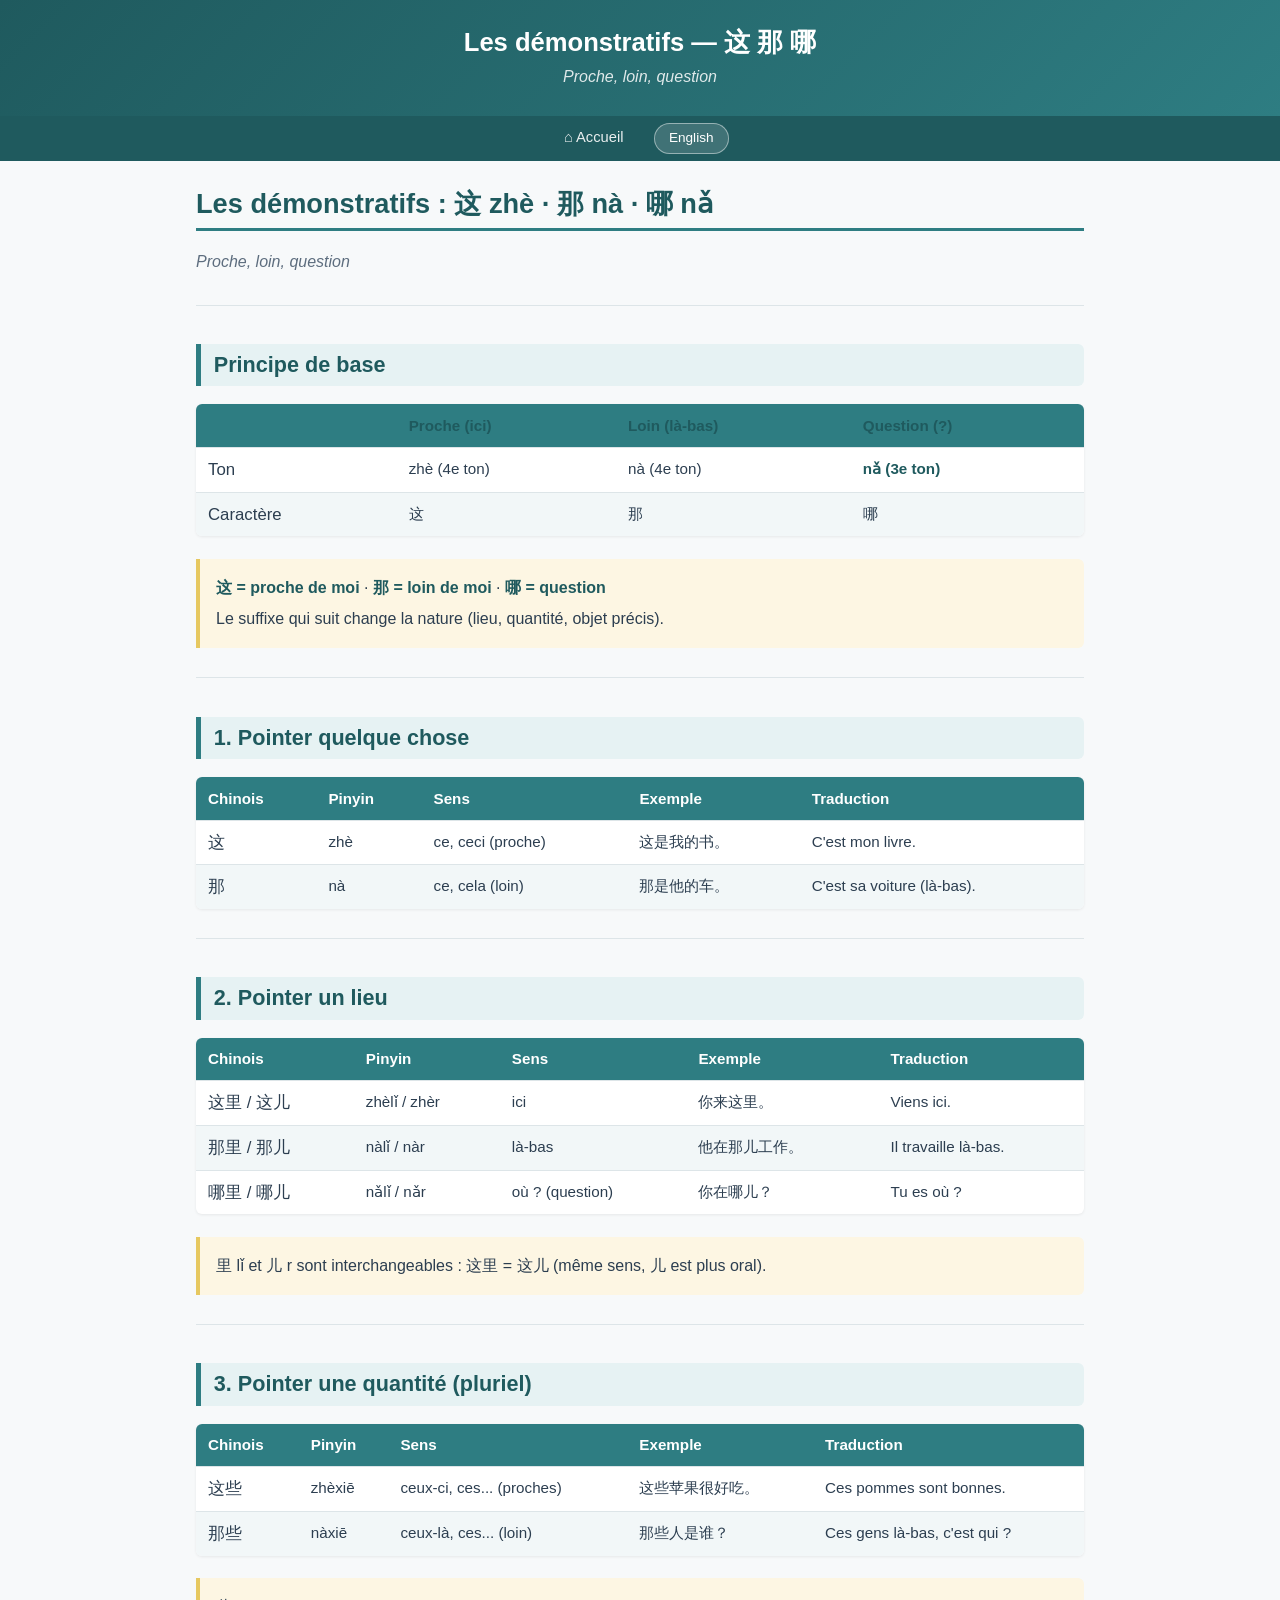
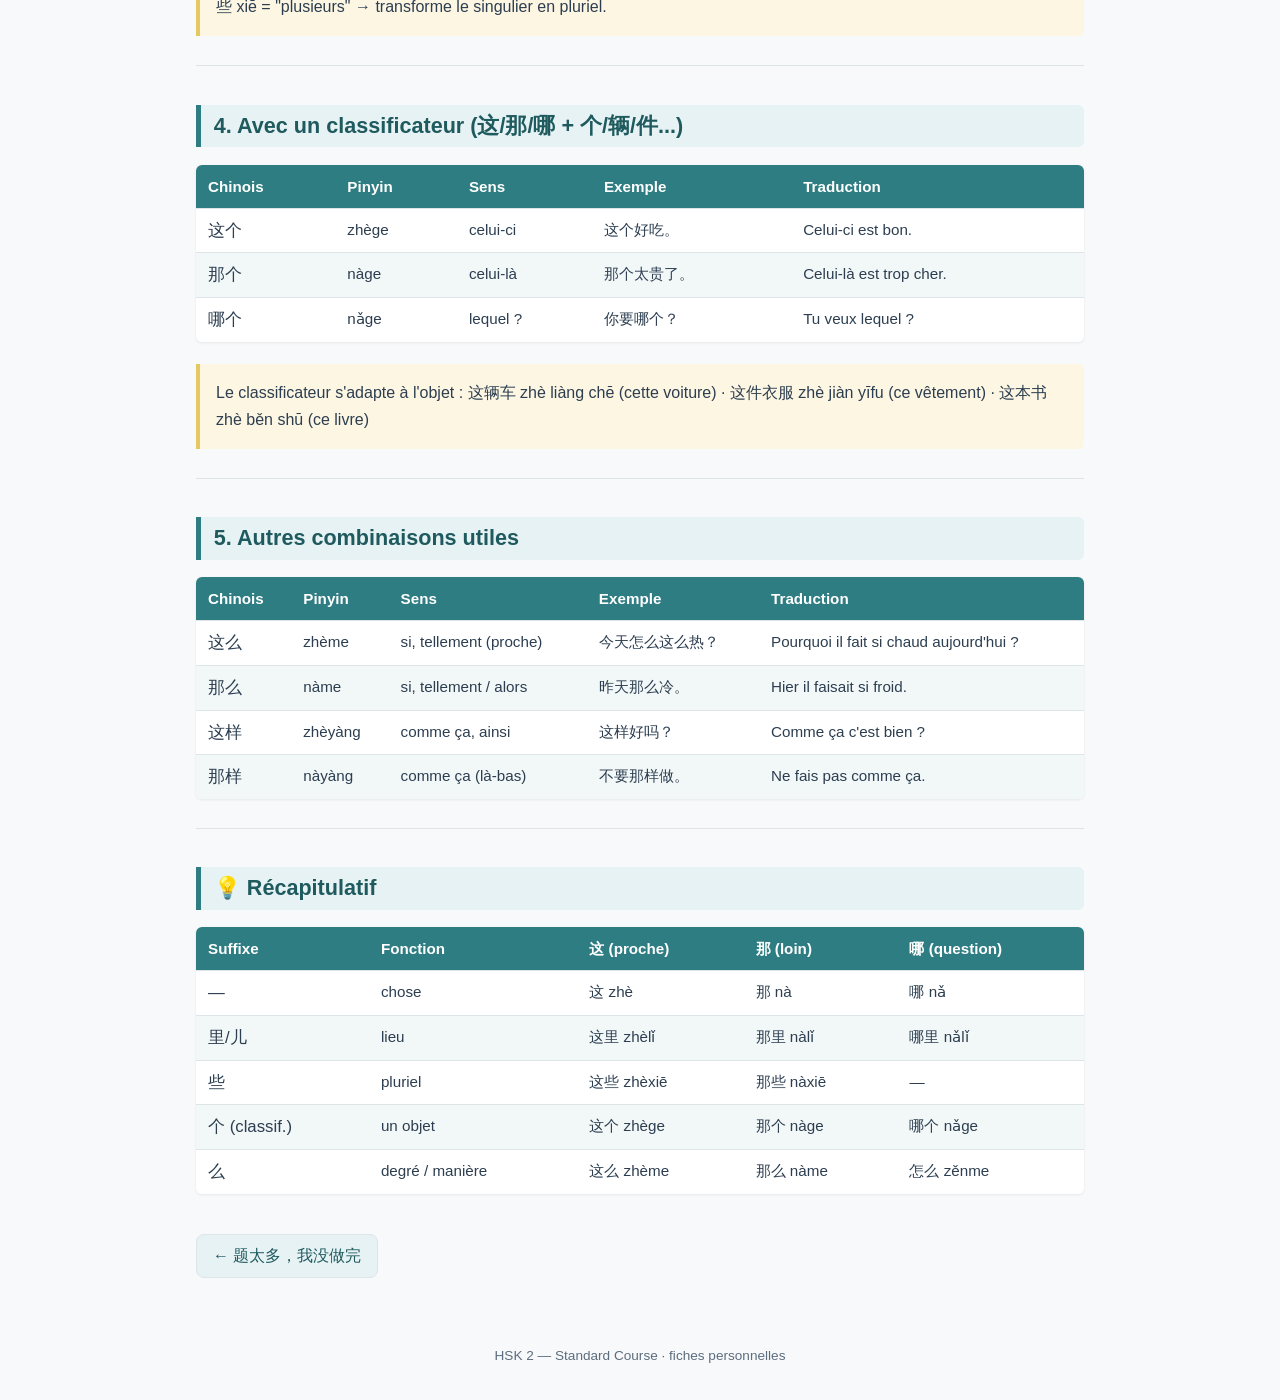
<file: les-demonstratifs.html>
<!DOCTYPE html>
<html lang="fr" data-title-fr="Les démonstratifs — 这 那 哪" data-title-en="The demonstratives — 这 那 哪">
<head>
<meta charset="utf-8">
<meta name="viewport" content="width=device-width, initial-scale=1">
<title>Les démonstratifs — 这 那 哪</title>
<link rel="stylesheet" href="style.css">
<script>try{if(localStorage.getItem('hsk2-lang')==='en')document.documentElement.classList.add('en');}catch(e){}</script>
</head>
<body>
<header class="site">
  <h1><span class="lang-fr">Les démonstratifs — 这 那 哪</span><span class="lang-en">The demonstratives — 这 那 哪</span></h1>
  <p><span class="lang-fr">Proche, loin, question</span><span class="lang-en">Near, far, question</span></p>
</header>
<nav class="top">
  <a href="index.html"><span class="lang-fr">&#8962; Accueil</span><span class="lang-en">&#8962; Home</span></a>
  <button id="lang-toggle" type="button" aria-label="Changer de langue / Switch language"><span class="lang-fr">English</span><span class="lang-en">Français</span></button>
</nav>
<main>
<div class="lang-fr">
<h1>Les démonstratifs : 这 zhè · 那 nà · 哪 nǎ</h1>
<p><em>Proche, loin, question</em></p>
<hr />
<h2>Principe de base</h2>
<table>
<thead>
<tr>
<th></th>
<th><strong>Proche (ici)</strong></th>
<th><strong>Loin (là-bas)</strong></th>
<th><strong>Question (?)</strong></th>
</tr>
</thead>
<tbody>
<tr>
<td>Ton</td>
<td>zhè (4e ton)</td>
<td>nà (4e ton)</td>
<td><strong>nǎ (3e ton)</strong></td>
</tr>
<tr>
<td>Caractère</td>
<td>这</td>
<td>那</td>
<td>哪</td>
</tr>
</tbody>
</table>
<blockquote>
<p><strong>这 = proche de moi</strong> · <strong>那 = loin de moi</strong> · <strong>哪 = question</strong></p>
<p>Le suffixe qui suit change la nature (lieu, quantité, objet précis).</p>
</blockquote>
<hr />
<h2>1. Pointer quelque chose</h2>
<table>
<thead>
<tr>
<th>Chinois</th>
<th>Pinyin</th>
<th>Sens</th>
<th>Exemple</th>
<th>Traduction</th>
</tr>
</thead>
<tbody>
<tr>
<td>这</td>
<td>zhè</td>
<td>ce, ceci (proche)</td>
<td>这是我的书。</td>
<td>C'est mon livre.</td>
</tr>
<tr>
<td>那</td>
<td>nà</td>
<td>ce, cela (loin)</td>
<td>那是他的车。</td>
<td>C'est sa voiture (là-bas).</td>
</tr>
</tbody>
</table>
<hr />
<h2>2. Pointer un lieu</h2>
<table>
<thead>
<tr>
<th>Chinois</th>
<th>Pinyin</th>
<th>Sens</th>
<th>Exemple</th>
<th>Traduction</th>
</tr>
</thead>
<tbody>
<tr>
<td>这里 / 这儿</td>
<td>zhèlǐ / zhèr</td>
<td>ici</td>
<td>你来这里。</td>
<td>Viens ici.</td>
</tr>
<tr>
<td>那里 / 那儿</td>
<td>nàlǐ / nàr</td>
<td>là-bas</td>
<td>他在那儿工作。</td>
<td>Il travaille là-bas.</td>
</tr>
<tr>
<td>哪里 / 哪儿</td>
<td>nǎlǐ / nǎr</td>
<td>où ? (question)</td>
<td>你在哪儿？</td>
<td>Tu es où ?</td>
</tr>
</tbody>
</table>
<blockquote>
<p>里 lǐ et 儿 r sont interchangeables : 这里 = 这儿 (même sens, 儿 est plus oral).</p>
</blockquote>
<hr />
<h2>3. Pointer une quantité (pluriel)</h2>
<table>
<thead>
<tr>
<th>Chinois</th>
<th>Pinyin</th>
<th>Sens</th>
<th>Exemple</th>
<th>Traduction</th>
</tr>
</thead>
<tbody>
<tr>
<td>这些</td>
<td>zhèxiē</td>
<td>ceux-ci, ces... (proches)</td>
<td>这些苹果很好吃。</td>
<td>Ces pommes sont bonnes.</td>
</tr>
<tr>
<td>那些</td>
<td>nàxiē</td>
<td>ceux-là, ces... (loin)</td>
<td>那些人是谁？</td>
<td>Ces gens là-bas, c'est qui ?</td>
</tr>
</tbody>
</table>
<blockquote>
<p>些 xiē = "plusieurs" → transforme le singulier en pluriel.</p>
</blockquote>
<hr />
<h2>4. Avec un classificateur (这/那/哪 + 个/辆/件...)</h2>
<table>
<thead>
<tr>
<th>Chinois</th>
<th>Pinyin</th>
<th>Sens</th>
<th>Exemple</th>
<th>Traduction</th>
</tr>
</thead>
<tbody>
<tr>
<td>这个</td>
<td>zhège</td>
<td>celui-ci</td>
<td>这个好吃。</td>
<td>Celui-ci est bon.</td>
</tr>
<tr>
<td>那个</td>
<td>nàge</td>
<td>celui-là</td>
<td>那个太贵了。</td>
<td>Celui-là est trop cher.</td>
</tr>
<tr>
<td>哪个</td>
<td>nǎge</td>
<td>lequel ?</td>
<td>你要哪个？</td>
<td>Tu veux lequel ?</td>
</tr>
</tbody>
</table>
<blockquote>
<p>Le classificateur s'adapte à l'objet : 这辆车 zhè liàng chē (cette voiture) · 这件衣服 zhè jiàn yīfu (ce vêtement) · 这本书 zhè běn shū (ce livre)</p>
</blockquote>
<hr />
<h2>5. Autres combinaisons utiles</h2>
<table>
<thead>
<tr>
<th>Chinois</th>
<th>Pinyin</th>
<th>Sens</th>
<th>Exemple</th>
<th>Traduction</th>
</tr>
</thead>
<tbody>
<tr>
<td>这么</td>
<td>zhème</td>
<td>si, tellement (proche)</td>
<td>今天怎么这么热？</td>
<td>Pourquoi il fait si chaud aujourd'hui ?</td>
</tr>
<tr>
<td>那么</td>
<td>nàme</td>
<td>si, tellement / alors</td>
<td>昨天那么冷。</td>
<td>Hier il faisait si froid.</td>
</tr>
<tr>
<td>这样</td>
<td>zhèyàng</td>
<td>comme ça, ainsi</td>
<td>这样好吗？</td>
<td>Comme ça c'est bien ?</td>
</tr>
<tr>
<td>那样</td>
<td>nàyàng</td>
<td>comme ça (là-bas)</td>
<td>不要那样做。</td>
<td>Ne fais pas comme ça.</td>
</tr>
</tbody>
</table>
<hr />
<h2>💡 Récapitulatif</h2>
<table>
<thead>
<tr>
<th>Suffixe</th>
<th>Fonction</th>
<th>这 (proche)</th>
<th>那 (loin)</th>
<th>哪 (question)</th>
</tr>
</thead>
<tbody>
<tr>
<td>—</td>
<td>chose</td>
<td>这 zhè</td>
<td>那 nà</td>
<td>哪 nǎ</td>
</tr>
<tr>
<td>里/儿</td>
<td>lieu</td>
<td>这里 zhèlǐ</td>
<td>那里 nàlǐ</td>
<td>哪里 nǎlǐ</td>
</tr>
<tr>
<td>些</td>
<td>pluriel</td>
<td>这些 zhèxiē</td>
<td>那些 nàxiē</td>
<td>—</td>
</tr>
<tr>
<td>个 (classif.)</td>
<td>un objet</td>
<td>这个 zhège</td>
<td>那个 nàge</td>
<td>哪个 nǎge</td>
</tr>
<tr>
<td>么</td>
<td>degré / manière</td>
<td>这么 zhème</td>
<td>那么 nàme</td>
<td>怎么 zěnme</td>
</tr>
</tbody>
</table>
</div>
<div class="lang-en">
<h1>The demonstratives: 这 zhè · 那 nà · 哪 nǎ</h1>
<p><em>Near, far, question</em></p>
<hr />
<h2>Basic principle</h2>
<table>
<thead>
<tr>
<th></th>
<th><strong>Near (here)</strong></th>
<th><strong>Far (over there)</strong></th>
<th><strong>Question (?)</strong></th>
</tr>
</thead>
<tbody>
<tr>
<td>Tone</td>
<td>zhè (4th tone)</td>
<td>nà (4th tone)</td>
<td><strong>nǎ (3rd tone)</strong></td>
</tr>
<tr>
<td>Character</td>
<td>这</td>
<td>那</td>
<td>哪</td>
</tr>
</tbody>
</table>
<blockquote>
<p><strong>这 = near me</strong> · <strong>那 = far from me</strong> · <strong>哪 = question</strong></p>
<p>The suffix that follows changes the nature (place, quantity, specific object).</p>
</blockquote>
<hr />
<h2>1. Pointing at something</h2>
<table>
<thead>
<tr>
<th>Chinese</th>
<th>Pinyin</th>
<th>Meaning</th>
<th>Example</th>
<th>Translation</th>
</tr>
</thead>
<tbody>
<tr>
<td>这</td>
<td>zhè</td>
<td>this (near)</td>
<td>这是我的书。</td>
<td>This is my book.</td>
</tr>
<tr>
<td>那</td>
<td>nà</td>
<td>that (far)</td>
<td>那是他的车。</td>
<td>That's his car (over there).</td>
</tr>
</tbody>
</table>
<hr />
<h2>2. Pointing at a place</h2>
<table>
<thead>
<tr>
<th>Chinese</th>
<th>Pinyin</th>
<th>Meaning</th>
<th>Example</th>
<th>Translation</th>
</tr>
</thead>
<tbody>
<tr>
<td>这里 / 这儿</td>
<td>zhèlǐ / zhèr</td>
<td>here</td>
<td>你来这里。</td>
<td>Come here.</td>
</tr>
<tr>
<td>那里 / 那儿</td>
<td>nàlǐ / nàr</td>
<td>over there</td>
<td>他在那儿工作。</td>
<td>He works over there.</td>
</tr>
<tr>
<td>哪里 / 哪儿</td>
<td>nǎlǐ / nǎr</td>
<td>where? (question)</td>
<td>你在哪儿？</td>
<td>Where are you?</td>
</tr>
</tbody>
</table>
<blockquote>
<p>里 lǐ and 儿 r are interchangeable: 这里 = 这儿 (same meaning, 儿 is more colloquial).</p>
</blockquote>
<hr />
<h2>3. Pointing at a quantity (plural)</h2>
<table>
<thead>
<tr>
<th>Chinese</th>
<th>Pinyin</th>
<th>Meaning</th>
<th>Example</th>
<th>Translation</th>
</tr>
</thead>
<tbody>
<tr>
<td>这些</td>
<td>zhèxiē</td>
<td>these (near)</td>
<td>这些苹果很好吃。</td>
<td>These apples are tasty.</td>
</tr>
<tr>
<td>那些</td>
<td>nàxiē</td>
<td>those (far)</td>
<td>那些人是谁？</td>
<td>Who are those people over there?</td>
</tr>
</tbody>
</table>
<blockquote>
<p>些 xiē = "several" → turns the singular into a plural.</p>
</blockquote>
<hr />
<h2>4. With a measure word (这/那/哪 + 个/辆/件...)</h2>
<table>
<thead>
<tr>
<th>Chinese</th>
<th>Pinyin</th>
<th>Meaning</th>
<th>Example</th>
<th>Translation</th>
</tr>
</thead>
<tbody>
<tr>
<td>这个</td>
<td>zhège</td>
<td>this one</td>
<td>这个好吃。</td>
<td>This one is tasty.</td>
</tr>
<tr>
<td>那个</td>
<td>nàge</td>
<td>that one</td>
<td>那个太贵了。</td>
<td>That one is too expensive.</td>
</tr>
<tr>
<td>哪个</td>
<td>nǎge</td>
<td>which one?</td>
<td>你要哪个？</td>
<td>Which one do you want?</td>
</tr>
</tbody>
</table>
<blockquote>
<p>The measure word adapts to the object: 这辆车 zhè liàng chē (this car) · 这件衣服 zhè jiàn yīfu (this garment) · 这本书 zhè běn shū (this book)</p>
</blockquote>
<hr />
<h2>5. Other useful combinations</h2>
<table>
<thead>
<tr>
<th>Chinese</th>
<th>Pinyin</th>
<th>Meaning</th>
<th>Example</th>
<th>Translation</th>
</tr>
</thead>
<tbody>
<tr>
<td>这么</td>
<td>zhème</td>
<td>so, this much (near)</td>
<td>今天怎么这么热？</td>
<td>Why is it so hot today?</td>
</tr>
<tr>
<td>那么</td>
<td>nàme</td>
<td>so, that much / then</td>
<td>昨天那么冷。</td>
<td>Yesterday it was so cold.</td>
</tr>
<tr>
<td>这样</td>
<td>zhèyàng</td>
<td>like this, this way</td>
<td>这样好吗？</td>
<td>Is this okay?</td>
</tr>
<tr>
<td>那样</td>
<td>nàyàng</td>
<td>like that (far)</td>
<td>不要那样做。</td>
<td>Don't do it like that.</td>
</tr>
</tbody>
</table>
<hr />
<h2>💡 Recap</h2>
<table>
<thead>
<tr>
<th>Suffix</th>
<th>Function</th>
<th>这 (near)</th>
<th>那 (far)</th>
<th>哪 (question)</th>
</tr>
</thead>
<tbody>
<tr>
<td>—</td>
<td>thing</td>
<td>这 zhè</td>
<td>那 nà</td>
<td>哪 nǎ</td>
</tr>
<tr>
<td>里/儿</td>
<td>place</td>
<td>这里 zhèlǐ</td>
<td>那里 nàlǐ</td>
<td>哪里 nǎlǐ</td>
</tr>
<tr>
<td>些</td>
<td>plural</td>
<td>这些 zhèxiē</td>
<td>那些 nàxiē</td>
<td>—</td>
</tr>
<tr>
<td>个 (m.w.)</td>
<td>one object</td>
<td>这个 zhège</td>
<td>那个 nàge</td>
<td>哪个 nǎge</td>
</tr>
<tr>
<td>么</td>
<td>degree / manner</td>
<td>这么 zhème</td>
<td>那么 nàme</td>
<td>怎么 zěnme</td>
</tr>
</tbody>
</table>
</div>
<nav class="pager"><a href="lecon-09.html">&larr; 题太多，我没做完</a><span class="spacer"></span></nav>
</main>
<footer class="site"><span class="lang-fr">HSK 2 — Standard Course · fiches personnelles</span><span class="lang-en">HSK 2 — Standard Course · personal notes</span></footer>
<script>
(function(){
  var KEY='hsk2-lang', root=document.documentElement;
  function apply(en){
    root.classList.toggle('en', en);
    root.lang = en ? 'en' : 'fr';
    var t = root.getAttribute(en ? 'data-title-en' : 'data-title-fr');
    if (t) document.title = t;
  }
  apply((function(){try{return localStorage.getItem(KEY)==='en';}catch(e){return false;}})());
  document.addEventListener('click', function(e){
    if(!e.target.closest('#lang-toggle')) return;
    var en = !root.classList.contains('en');
    try{localStorage.setItem(KEY, en ? 'en' : 'fr');}catch(e){}
    apply(en);
  });
})();
</script>
</body>
</html>
</file>
<file: style.css>
/* ===== HSK 2 — Fiches de cours ===== */

:root {
  --teal: #2e7d82;
  --teal-dark: #1f5a5e;
  --teal-light: #e6f2f3;
  --accent: #c0392b;
  --text: #2c3e50;
  --text-soft: #5d6d7e;
  --bg: #f7f9fa;
  --card: #ffffff;
  --border: #dde5e8;
  --warn-bg: #fdf6e3;
  --warn-border: #e6c860;
}

* { box-sizing: border-box; }

/* ----- Bascule de langue FR / EN ----- */
.lang-en { display: none; }
html.en .lang-en { display: revert; }
html.en .lang-fr { display: none; }

#lang-toggle {
  background: rgba(255, 255, 255, 0.15);
  color: #fff;
  border: 1px solid rgba(255, 255, 255, 0.45);
  border-radius: 999px;
  padding: 0.2rem 0.9rem;
  margin-left: 0.8rem;
  font: inherit;
  font-size: 0.85rem;
  cursor: pointer;
  transition: background 0.12s ease;
}
#lang-toggle:hover { background: rgba(255, 255, 255, 0.3); }

body {
  margin: 0;
  background: var(--bg);
  color: var(--text);
  font-family: "Segoe UI", "Noto Sans", "Noto Sans CJK SC", "PingFang SC",
    "Microsoft YaHei", sans-serif;
  line-height: 1.65;
  font-size: 16px;
}

/* ----- En-tête ----- */
header.site {
  background: linear-gradient(135deg, var(--teal-dark), var(--teal));
  color: #fff;
  padding: 1.6rem 1rem;
  text-align: center;
}
header.site h1 { margin: 0 0 0.3rem; font-size: 1.6rem; }
header.site p { margin: 0; opacity: 0.85; font-style: italic; }

nav.top {
  background: var(--teal-dark);
  text-align: center;
  padding: 0.45rem 1rem;
}
nav.top a {
  color: #fff;
  text-decoration: none;
  margin: 0 0.8rem;
  font-size: 0.92rem;
  opacity: 0.9;
}
nav.top a:hover { opacity: 1; text-decoration: underline; }

/* ----- Contenu ----- */
main {
  max-width: 920px;
  margin: 1.6rem auto 3rem;
  padding: 0 1rem;
}

h1, h2, h3, h4 { line-height: 1.3; }

main h1 {
  color: var(--teal-dark);
  font-size: 1.7rem;
  border-bottom: 3px solid var(--teal);
  padding-bottom: 0.4rem;
}

main h2 {
  color: var(--teal-dark);
  font-size: 1.35rem;
  margin-top: 2.4rem;
  padding: 0.45rem 0.8rem;
  background: var(--teal-light);
  border-left: 5px solid var(--teal);
  border-radius: 0 6px 6px 0;
}

main h3 {
  color: var(--teal);
  font-size: 1.12rem;
  margin-top: 1.9rem;
  border-bottom: 1px dashed var(--border);
  padding-bottom: 0.25rem;
}

main h4 { color: var(--text-soft); margin-top: 1.4rem; }

main > p > em, main h1 + p em { color: var(--text-soft); }

hr {
  border: none;
  border-top: 1px solid var(--border);
  margin: 1.8rem 0;
}

strong { color: var(--teal-dark); }

/* ----- Citations / encadrés ----- */
blockquote {
  margin: 1rem 0;
  padding: 0.7rem 1rem;
  background: var(--warn-bg);
  border-left: 4px solid var(--warn-border);
  border-radius: 0 6px 6px 0;
  color: var(--text);
}
blockquote p { margin: 0.3rem 0; }

/* ----- Tableaux ----- */
table {
  border-collapse: collapse;
  width: 100%;
  margin: 1rem 0 1.4rem;
  background: var(--card);
  box-shadow: 0 1px 3px rgba(0, 0, 0, 0.07);
  border-radius: 6px;
  overflow: hidden;
  font-size: 0.95rem;
}
thead th {
  background: var(--teal);
  color: #fff;
  text-align: left;
  padding: 0.55rem 0.75rem;
  font-weight: 600;
}
tbody td {
  padding: 0.5rem 0.75rem;
  border-top: 1px solid var(--border);
  vertical-align: top;
}
tbody tr:nth-child(even) { background: #f2f7f8; }
tbody tr:hover { background: var(--teal-light); }

/* Première colonne (souvent du chinois) un peu plus grande */
tbody td:first-child { font-size: 1.05rem; }

/* ----- Index des leçons ----- */
ul.lessons {
  list-style: none;
  padding: 0;
  display: grid;
  grid-template-columns: repeat(auto-fill, minmax(260px, 1fr));
  gap: 0.9rem;
}
ul.lessons li {
  background: var(--card);
  border: 1px solid var(--border);
  border-radius: 10px;
  box-shadow: 0 1px 3px rgba(0, 0, 0, 0.06);
  transition: transform 0.12s ease, box-shadow 0.12s ease;
}
ul.lessons li:hover {
  transform: translateY(-2px);
  box-shadow: 0 4px 10px rgba(0, 0, 0, 0.1);
}
ul.lessons a {
  display: block;
  padding: 1rem 1.1rem;
  text-decoration: none;
  color: var(--text);
}
ul.lessons .num {
  display: block;
  color: var(--teal);
  font-weight: 700;
  font-size: 0.85rem;
  text-transform: uppercase;
  letter-spacing: 0.04em;
}
ul.lessons .zh {
  display: block;
  font-size: 1.25rem;
  margin-top: 0.15rem;
  color: var(--teal-dark);
}
ul.lessons .sub {
  display: block;
  font-size: 0.88rem;
  color: var(--text-soft);
  font-style: italic;
  margin-top: 0.2rem;
}

/* ----- Pied de page ----- */
footer.site {
  text-align: center;
  color: var(--text-soft);
  font-size: 0.85rem;
  padding: 1.2rem 0 2rem;
}

/* ----- Navigation bas de page (précédent / suivant) ----- */
nav.pager {
  display: flex;
  justify-content: space-between;
  margin-top: 2.5rem;
  gap: 1rem;
}
nav.pager a {
  color: var(--teal-dark);
  text-decoration: none;
  background: var(--teal-light);
  border: 1px solid var(--border);
  padding: 0.5rem 1rem;
  border-radius: 8px;
}
nav.pager a:hover { background: var(--teal); color: #fff; }
nav.pager .spacer { flex: 1; }

@media (max-width: 600px) {
  body { font-size: 15px; }
  table { display: block; overflow-x: auto; }
}
</file>
